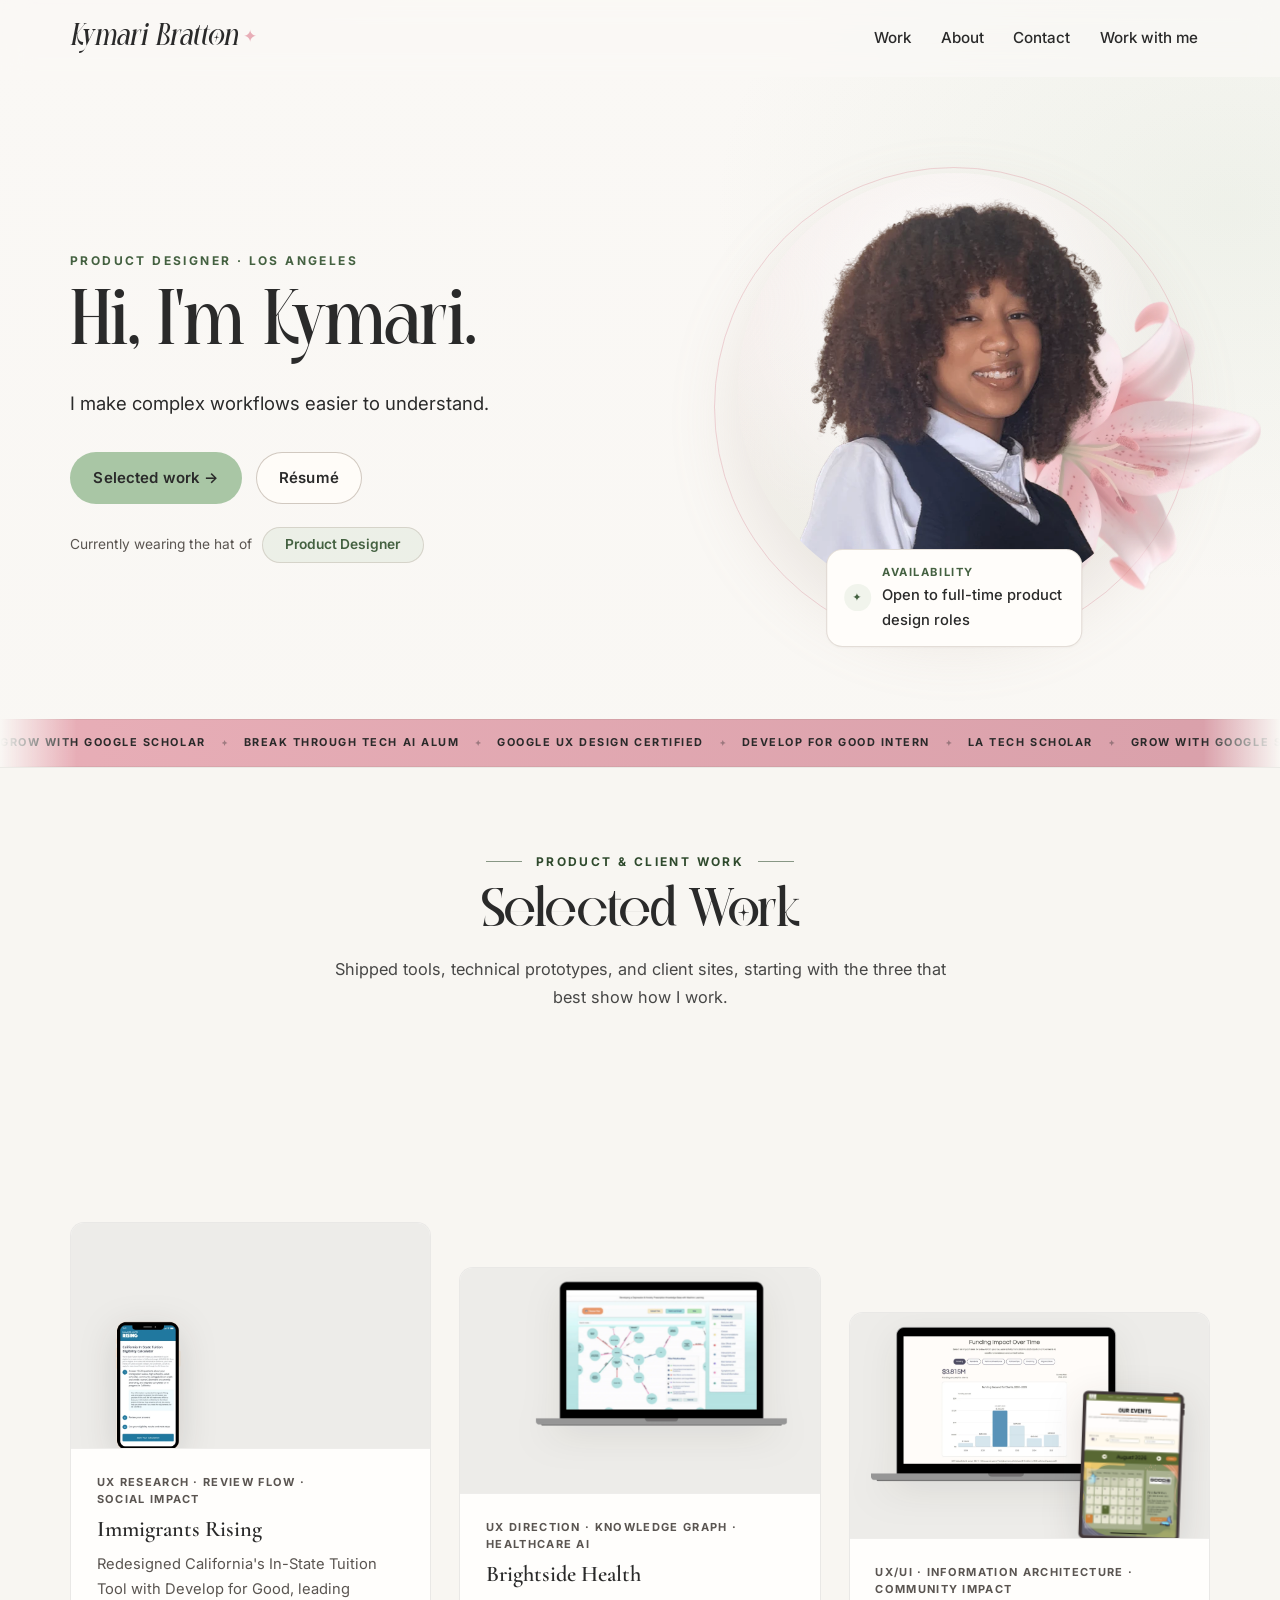
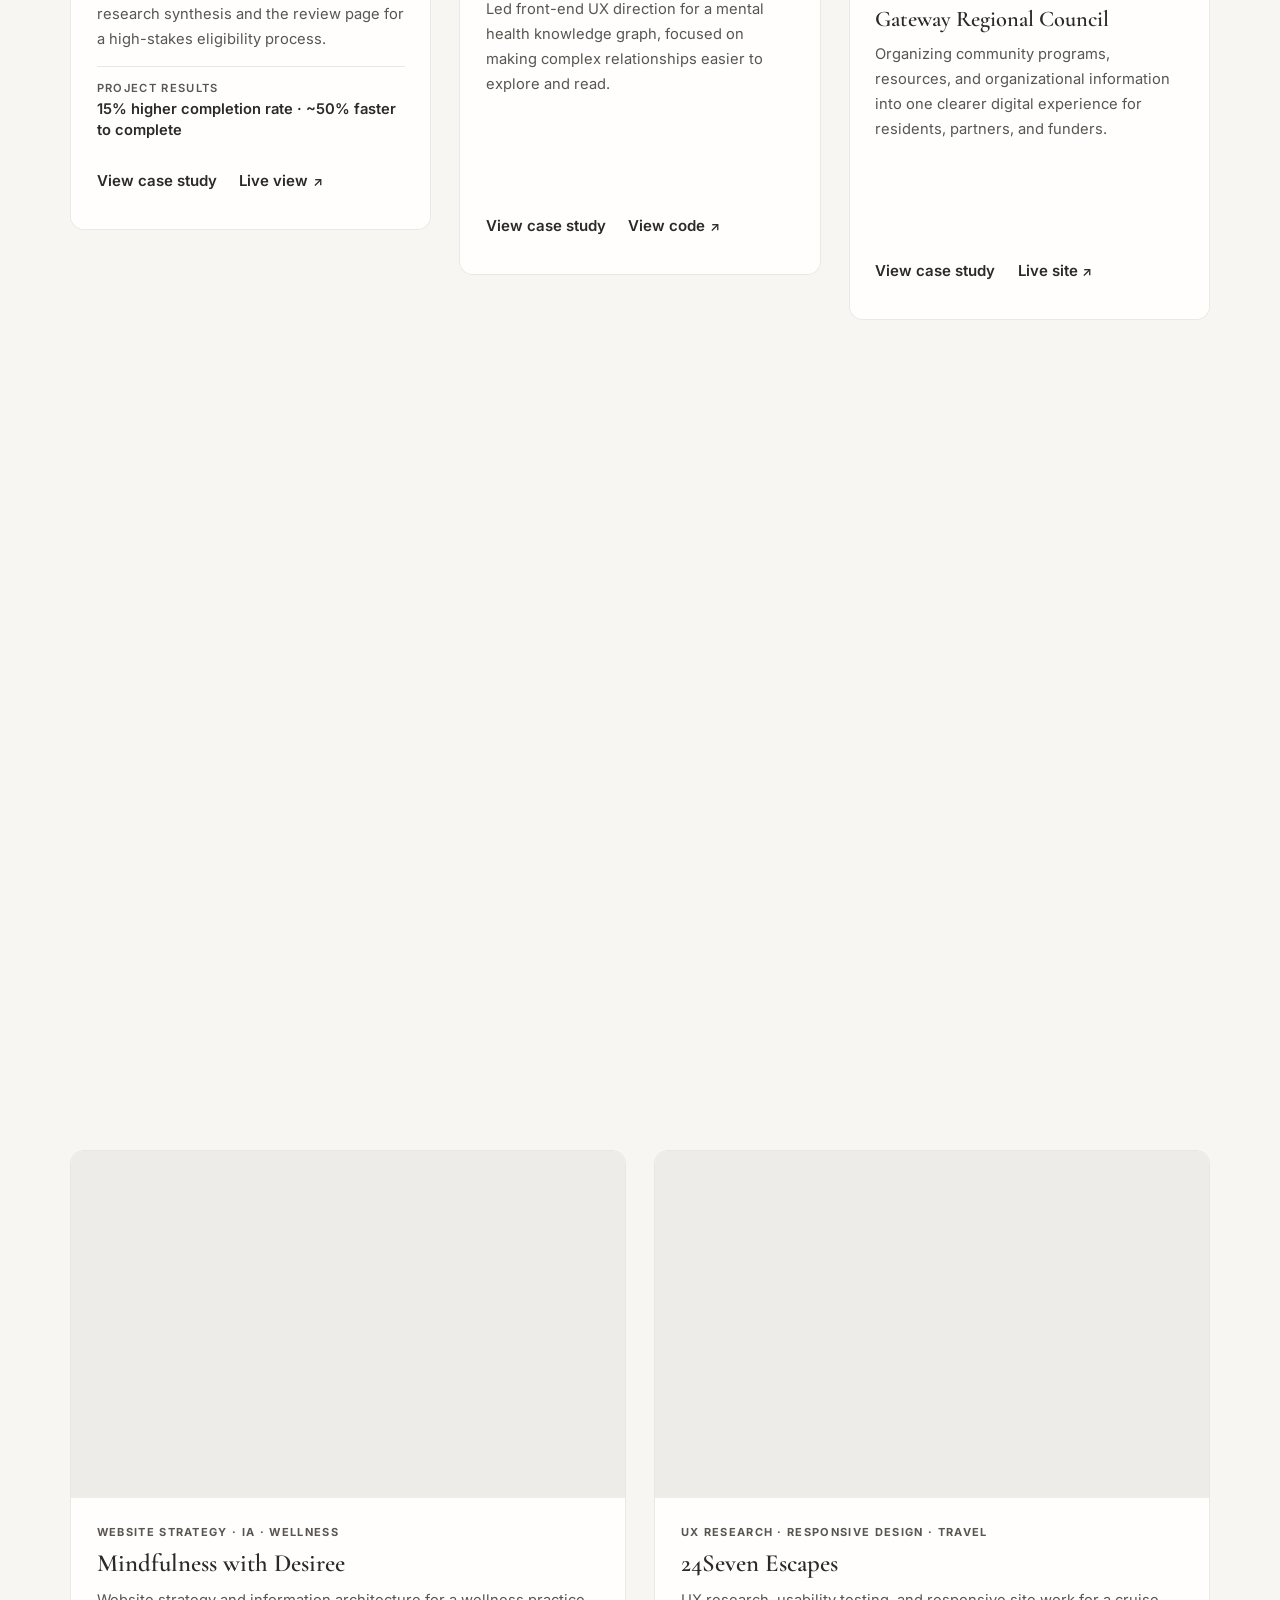
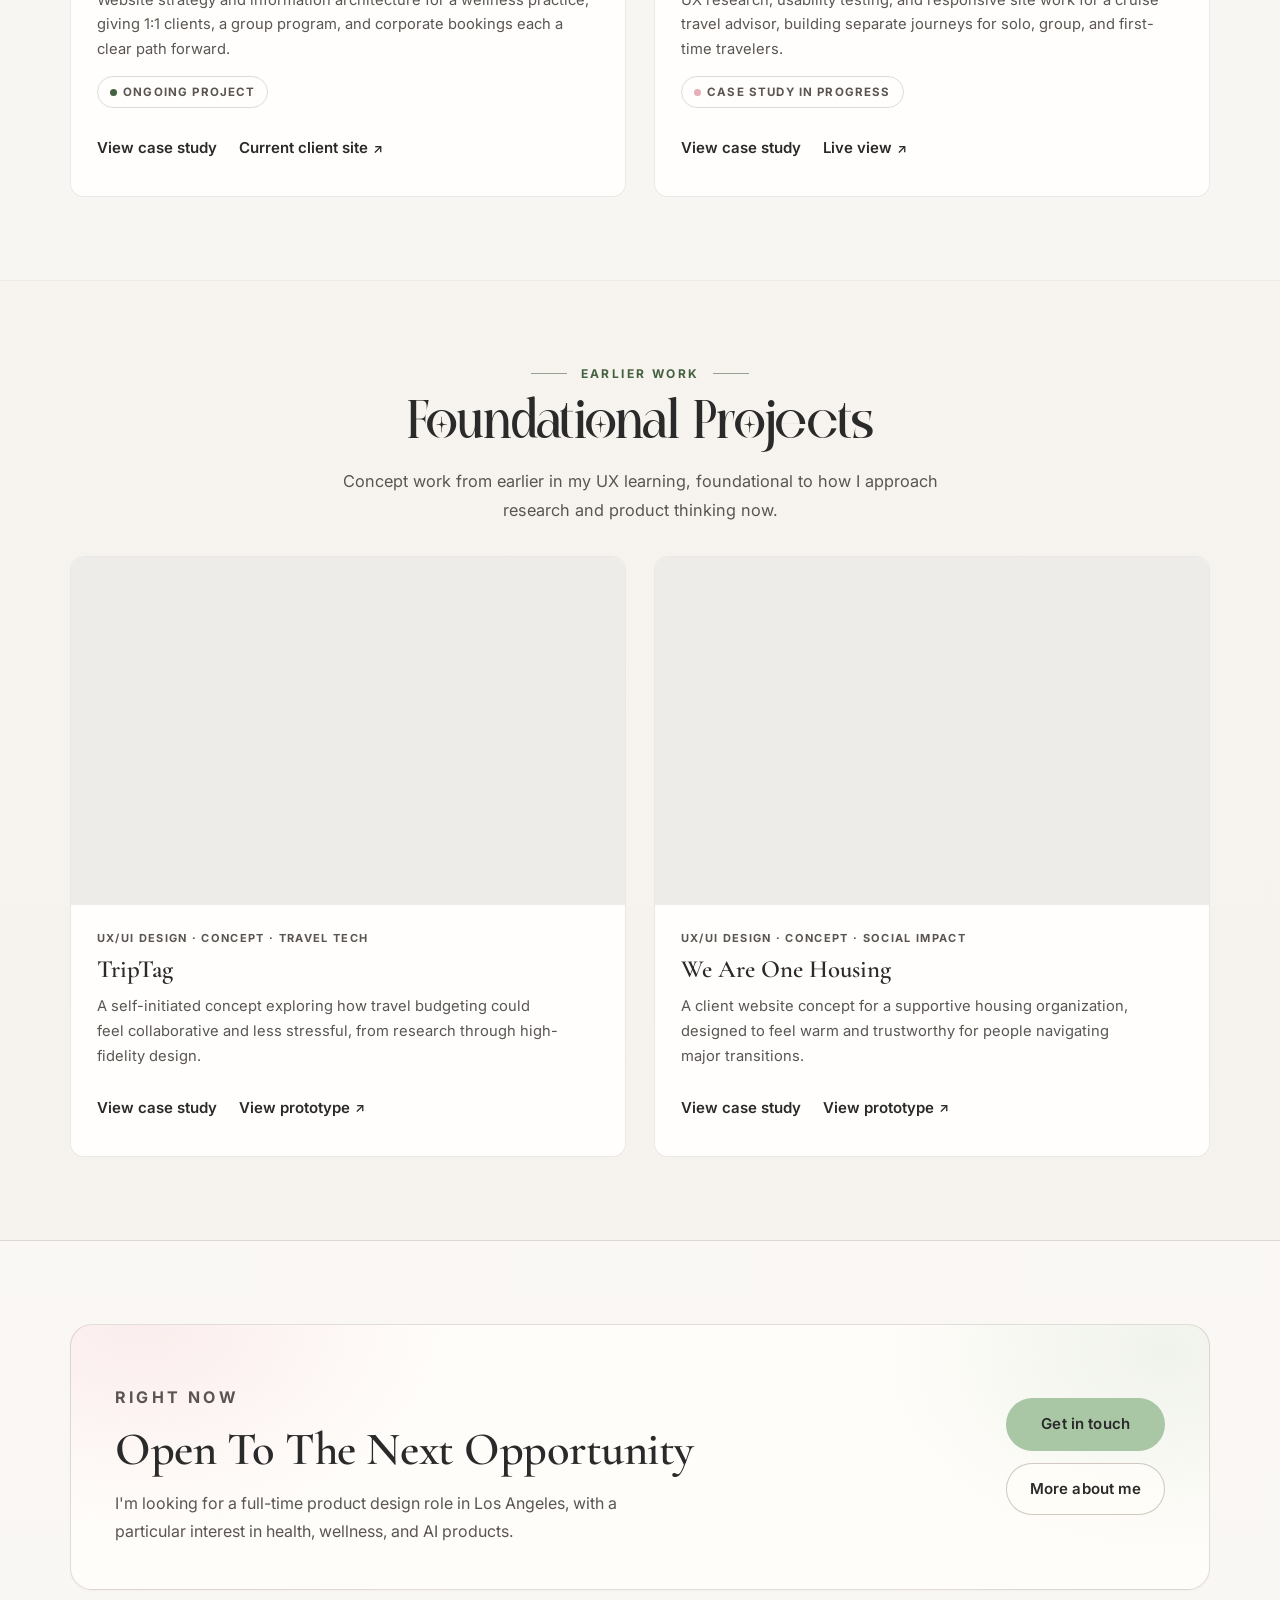
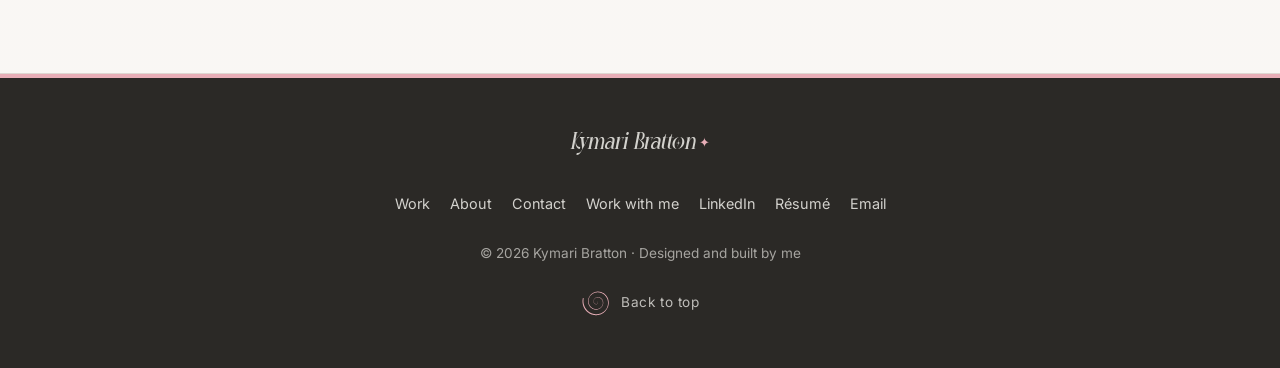
<file: index.html>
<!doctype html>
<html lang="en">
  <head>
    <meta charset="UTF-8" />
    <meta name="viewport" content="width=device-width, initial-scale=1.0" />

    <title>Kymari Bratton | Product Designer</title>
    <meta
      name="description"
      content="Portfolio of Kymari Bratton: product design, UX research, and digital strategy work across health, wellness, social impact, and travel."
    />
    <link rel="canonical" href="https://kymaribratton.com/" />
    <meta name="theme-color" content="#f8f6f2" />
    <meta property="og:type" content="website" />
    <meta property="og:site_name" content="Kymari Bratton" />
    <meta property="og:title" content="Kymari Bratton | Product Designer" />
    <meta
      property="og:description"
      content="Product design, UX research, and digital strategy work across health, wellness, social impact, and travel."
    />
    <meta property="og:url" content="https://kymaribratton.com/" />
    <meta property="og:image" content="https://kymaribratton.com/assets/portrait.png" />
    <link rel="icon" href="/assets/favicon.svg?v=2" type="image/svg+xml" />
    <link rel="preconnect" href="https://fonts.googleapis.com" />
    <link rel="preconnect" href="https://fonts.gstatic.com" crossorigin />
    <link
      href="https://fonts.googleapis.com/css2?family=Cormorant+Garamond:wght@600;700&family=Inter:wght@400;500;600;700&display=swap"
      rel="stylesheet"
    />
    <script>document.documentElement.classList.add("js")</script>
    <link rel="stylesheet" href="/styles.css?v=20261113l" />
  </head>

  <body>
    <a class="skip-link" href="#main">Skip to content</a>

    <header class="topbar" data-topbar>
      <div class="shell topbar-inner">
        <a class="brand" href="/">Kymari Bratton <i class="sparkle">&#10022;</i></a>
        <nav class="nav" aria-label="Primary">
          <a href="/#projects">Work</a>
          <a href="/about/">About</a>
          <a href="/contact/">Contact</a>
          <a href="/work-with-me/">Work with me</a>
        </nav>
      </div>
    </header>

    <main id="main">
      <section class="shell hero">
        <div class="hero-copy">
          <div class="hero-lead">
            <p class="eyebrow hero-enter" style="--delay: 0.15s; --dur: 0.55s; --y: 12px">Product Designer &middot; Los Angeles</p>
            <h1 class="hero-enter" style="--delay: 0.28s">Hi, I'm Kymari.</h1>
            <p class="hero-lede" data-words data-words-delay="0.42">
              I make complex workflows easier to understand.
            </p>

            <div class="button-row hero-enter" style="--delay: 0.78s; --dur: 0.55s; --y: 14px">
              <a class="button button--primary" href="/#projects">Selected work &#8594;</a>
              <a class="button button--secondary" href="/assets/kymari-bratton-resume.pdf" target="_blank" rel="noopener">R&eacute;sum&eacute;</a>
            </div>
          </div>

          <div class="hero-details">
            <div class="hero-status hero-enter" style="--delay: 0.9s; --dur: 0.55s; --y: 12px">
              <span class="hero-status-label">Currently wearing the hat of</span>
              <span class="hero-pill" data-role-rotator>
                <span class="hero-pill-word is-active">Product Designer</span>
                <span class="hero-pill-word" aria-hidden="true">UX Researcher</span>
                <span class="hero-pill-word" aria-hidden="true">Technologist</span>
                <span class="hero-pill-word" aria-hidden="true">Business Strategist</span>
              </span>
            </div>

          </div>
        </div>

        <div class="hero-visual hero-visual--circle">
          <div class="portrait-stage">
          <span class="portrait-disc hero-enter hero-enter--portrait" aria-hidden="true"></span>
          <picture>
            <source srcset="/assets/bloom.webp" type="image/webp" />
            <img
              class="hero-bloom hero-enter hero-enter--lily"
              src="/assets/bloom.png"
              alt=""
              width="760"
              height="753"
              decoding="async"
            />
          </picture>
          <figure class="portrait-frame hero-enter hero-enter--portrait">
            <picture>
              <source srcset="/assets/portrait.webp" type="image/webp" />
              <img
                src="/assets/portrait.png"
                alt="Kymari Bratton"
                width="700"
                height="843"
                decoding="async"
              />
            </picture>
          </figure>
          </div>

          <div class="hero-note hero-enter hero-enter--note">
            <span class="hero-note-mark" aria-hidden="true">&#10022;</span>
            <div class="hero-note-text">
              <span>Availability</span>
              <strong>Open to full-time product design roles</strong>
            </div>
          </div>
        </div>
      </section>

      <div class="credentials credentials--blush" aria-label="Credentials">
        <ul class="credential-track">
          <li>Grow with Google Scholar</li>
          <li>Break Through Tech AI Alum</li>
          <li>Google UX Design Certified</li>
          <li>Develop for Good Intern</li>
          <li>LA Tech Scholar</li>
          <li aria-hidden="true">Grow with Google Scholar</li>
          <li aria-hidden="true">Break Through Tech AI Alum</li>
          <li aria-hidden="true">Google UX Design Certified</li>
          <li aria-hidden="true">Develop for Good Intern</li>
          <li aria-hidden="true">LA Tech Scholar</li>
        </ul>
      </div>

      <section class="band band--sage" id="projects">
        <div class="shell">

          <div class="section-head section-head--center" data-reveal>
            <p class="eyebrow eyebrow--rule">Product &amp; client work</p>
            <h2 class="display-title display-title--sm">Selected Work</h2>
            <p class="section-intro" data-words>
              Shipped tools, technical prototypes, and client sites, starting with the three that
              best show how I work.
            </p>
          </div>

          <div class="featured" data-featured>
            <div class="featured-sticky">

              <ul class="project-grid project-grid--featured">
            <li class="project-card" data-project="immigrants-rising" data-reveal>
              <a
                class="project-stage-link"
                href="/case-study/immigrants-rising/"
                aria-label="View Immigrants Rising case study"
              >
                <div class="project-stage">
                  <picture class="project-media project-media--secondary">
                    <source srcset="/assets/immigrants-rising-mobile.webp" type="image/webp" />
                    <img
                      src="/assets/immigrants-rising-mobile.png"
                      alt=""
                      width="650"
                      height="800"
                      loading="lazy"
                      decoding="async"
                    />
                  </picture>
                  <picture class="project-media project-media--primary">
                    <source srcset="/assets/immigrants-rising-desktop.webp" type="image/webp" />
                    <img
                      src="/assets/immigrants-rising-desktop.png"
                      alt="Immigrants Rising tuition tool review screen, with the mobile eligibility flow alongside"
                      width="1600"
                      height="1000"
                      loading="lazy"
                      decoding="async"
                    />
                  </picture>
                </div>
              </a>
              <div class="project-body">
                <p class="project-meta">UX Research &middot; Review Flow &middot; Social Impact</p>
                <p class="project-title">
                  <a href="/case-study/immigrants-rising/">Immigrants Rising</a>
                </p>
                <p class="project-desc">
                  Redesigned California's In-State Tuition Tool with Develop for Good, leading
                  research synthesis and the review page for a high-stakes eligibility process.
                </p>
                <p class="project-result">
                  <span class="project-result-label">Project results</span>
                  15% higher completion rate &middot; ~50% faster to complete
                </p>
                <div class="project-actions">
                  <a class="link" href="/case-study/immigrants-rising/">View case study</a>
                  <a
                    class="link link--external"
                    href="https://istt.immigrantsrising.org/"
                    target="_blank"
                    rel="noopener"
                    >Live view</a
                  >
                </div>
              </div>
            </li>

            <li class="project-card" data-project="brightside" data-reveal>
              <a
                class="project-stage-link"
                href="/case-study/brightside/"
                aria-label="View Brightside Health case study"
              >
                <div class="project-stage">
                  <picture class="project-media project-media--secondary">
                    <source srcset="/assets/brightside-tablet.webp" type="image/webp" />
                    <img
                      src="/assets/brightside-tablet.png"
                      alt=""
                      width="900"
                      height="1200"
                      loading="lazy"
                      decoding="async"
                    />
                  </picture>
                  <picture class="project-media project-media--primary">
                    <source srcset="/assets/brightside-desktop.webp" type="image/webp" />
                    <img
                      src="/assets/brightside-desktop.png"
                      alt="Brightside Health knowledge graph interface, with a supporting help panel on tablet"
                      width="1600"
                      height="1000"
                      loading="lazy"
                      decoding="async"
                    />
                  </picture>
                </div>
              </a>
              <div class="project-body">
                <p class="project-meta">UX Direction &middot; Knowledge Graph &middot; Healthcare AI</p>
                <p class="project-title">
                  <a href="/case-study/brightside/">Brightside Health</a>
                </p>
                <p class="project-desc">
                  Led front-end UX direction for a mental health knowledge graph, focused on making
                  complex relationships easier to explore and read.
                </p>
                <div class="project-actions">
                  <a class="link" href="/case-study/brightside/">View case study</a>
                  <a
                    class="link link--external"
                    href="https://github.com/rishikasrinivas/KnowledgeGraphMentalHealth"
                    target="_blank"
                    rel="noopener"
                    >View code</a
                  >
                </div>
              </div>
            </li>

            <li class="project-card" data-project="gateway" data-reveal>
              <a
                class="project-stage-link"
                href="/case-study/gateway-regional-council/"
                aria-label="View Gateway Regional Council case study"
              >
                <div class="project-stage">
                  <picture class="project-media project-media--primary">
                    <source srcset="/assets/gateway-desktop.webp" type="image/webp" />
                    <img
                      src="/assets/gateway-desktop.png"
                      alt="Gateway Regional Council funding impact dashboard on laptop, with the events calendar on tablet"
                      width="1600"
                      height="1000"
                      loading="lazy"
                      decoding="async"
                    />
                  </picture>
                  <picture class="project-media project-media--secondary">
                    <source srcset="/assets/gateway-tablet.webp" type="image/webp" />
                    <img
                      src="/assets/gateway-tablet.png"
                      alt=""
                      width="900"
                      height="1200"
                      loading="lazy"
                      decoding="async"
                    />
                  </picture>
                </div>
              </a>
              <div class="project-body">
                <p class="project-meta">UX/UI &middot; Information Architecture &middot; Community Impact</p>
                <p class="project-title">
                  <a href="/case-study/gateway-regional-council/">Gateway Regional Council</a>
                </p>
                <p class="project-desc">
                  Organizing community programs, resources, and organizational information into one
                  clearer digital experience for residents, partners, and funders.
                </p>
                <div class="project-actions">
                  <a class="link" href="/case-study/gateway-regional-council/">View case study</a>
                  <a
                    class="link link--external"
                    href="https://www.gatewayregionalcouncil.org/"
                    target="_blank"
                    rel="noopener"
                    >Live site</a
                  >
                </div>
              </div>
            </li>
              </ul>
            </div>
          </div>

          <ul class="project-grid project-grid--more">
            <li class="project-card" data-project="mindfulness" data-reveal>
              <a
                class="project-stage-link"
                href="/case-study/mindfulness-with-desiree/"
                aria-label="View Mindfulness with Desiree case study"
              >
                <div class="project-stage">
                  <picture class="project-media project-media--secondary">
                    <source srcset="/assets/mindfulness-mobile.webp" type="image/webp" />
                    <img
                      src="/assets/mindfulness-mobile.png"
                      alt=""
                      width="650"
                      height="800"
                      loading="lazy"
                      decoding="async"
                    />
                  </picture>
                  <picture class="project-media project-media--primary">
                    <source srcset="/assets/mindfulness-desktop.webp" type="image/webp" />
                    <img
                      src="/assets/mindfulness-desktop.png"
                      alt="Mindfulness with Desiree website on laptop, with the mobile booking flow alongside"
                      width="1600"
                      height="1000"
                      loading="lazy"
                      decoding="async"
                    />
                  </picture>
                </div>
              </a>
              <div class="project-body">
                <p class="project-meta">Website Strategy &middot; IA &middot; Wellness</p>
                <p class="project-title">
                  <a href="/case-study/mindfulness-with-desiree/">Mindfulness with Desiree</a>
                </p>
                <p class="project-desc">
                  Website strategy and information architecture for a wellness practice, giving 1:1
                  clients, a group program, and corporate bookings each a clear path forward.
                </p>
                <div class="status-row project-status" data-reveal data-reveal-sequence data-blur>
                  <span class="status status--ongoing">Ongoing project</span>
                </div>
                <div class="project-actions">
                  <a class="link" href="/case-study/mindfulness-with-desiree/">View case study</a>
                  <a
                    class="link link--external"
                    href="https://mindfulnesswithdes.wixsite.com/site"
                    target="_blank"
                    rel="noopener"
                    >Current client site</a
                  >
                </div>
              </div>
            </li>

            <li class="project-card" data-project="24seven" data-reveal>
              <a
                class="project-stage-link"
                href="/case-study/24seven-escapes/"
                aria-label="View 24Seven Escapes case study"
              >
                <div class="project-stage">
                  <picture class="project-media project-media--primary">
                    <source srcset="/assets/24seven-desktop.webp" type="image/webp" />
                    <img
                      src="/assets/24seven-desktop.png"
                      alt="24Seven Escapes cruise travel website on laptop, with the mobile booking flow alongside"
                      width="1600"
                      height="1000"
                      loading="lazy"
                      decoding="async"
                    />
                  </picture>
                  <picture class="project-media project-media--secondary">
                    <source srcset="/assets/24seven-mobile.webp" type="image/webp" />
                    <img
                      src="/assets/24seven-mobile.png"
                      alt=""
                      width="650"
                      height="800"
                      loading="lazy"
                      decoding="async"
                    />
                  </picture>
                </div>
              </a>
              <div class="project-body">
                <p class="project-meta">UX Research &middot; Responsive Design &middot; Travel</p>
                <p class="project-title">
                  <a href="/case-study/24seven-escapes/">24Seven Escapes</a>
                </p>
                <p class="project-desc">
                  UX research, usability testing, and responsive site work for a cruise travel
                  advisor, building separate journeys for solo, group, and first-time travelers.
                </p>
                <div class="status-row project-status" data-reveal data-reveal-sequence data-blur>
                  <span class="status status--progress">Case study in progress</span>
                </div>
                <div class="project-actions">
                  <a class="link" href="/case-study/24seven-escapes/">View case study</a>
                  <a
                    class="link link--external"
                    href="https://www.24sevenescapes.com/"
                    target="_blank"
                    rel="noopener"
                    >Live view</a
                  >
                </div>
              </div>
            </li>
          </ul>
        </div>
      </section>

      <section class="section shell">
        <div class="section-head section-head--center" data-reveal>
          <p class="eyebrow eyebrow--rule">Earlier work</p>
          <h2 class="display-title display-title--sm">Foundational Projects</h2>
          <p class="section-intro">
            Concept work from earlier in my UX learning, foundational to how I approach research
            and product thinking now.
          </p>
        </div>

        <ul class="project-grid project-grid--earlier">
          <li class="project-card" data-project="triptag" data-reveal>
            <a class="project-stage-link" href="/case-study/triptag/" aria-label="View TripTag case study">
              <div class="project-stage">
                <picture class="project-media project-media--primary">
                  <source srcset="/assets/triptag-desktop.webp" type="image/webp" />
                  <img
                    src="/assets/triptag-desktop.png"
                    alt="TripTag travel budgeting concept dashboard, with the mobile chat screen alongside"
                    width="1600"
                    height="1000"
                    loading="lazy"
                    decoding="async"
                  />
                </picture>
                <picture class="project-media project-media--secondary">
                  <source srcset="/assets/triptag-mobile.webp" type="image/webp" />
                  <img
                    src="/assets/triptag-mobile.png"
                    alt=""
                    width="650"
                    height="800"
                    loading="lazy"
                    decoding="async"
                  />
                </picture>
              </div>
            </a>
            <div class="project-body">
              <p class="project-meta">UX/UI Design &middot; Concept &middot; Travel Tech</p>
              <p class="project-title">
                <a href="/case-study/triptag/">TripTag</a>
              </p>
              <p class="project-desc">
                A self-initiated concept exploring how travel budgeting could feel collaborative and
                less stressful, from research through high-fidelity design.
              </p>
              <div class="project-actions">
                <a class="link" href="/case-study/triptag/">View case study</a>
                <a
                  class="link link--external"
                  href="https://www.figma.com/proto/d4O5IwuybELWCGE6BoJ6k5/Travel-Banking-App---Google-UX-cert.--?node-id=2071-1233&t=2JUPdqe8VeJHOOWe-1&scaling=scale-down&content-scaling=fixed&page-id=300%3A1315&starting-point-node-id=2071%3A1233&show-proto-sidebar=1"
                  target="_blank"
                  rel="noopener"
                  >View prototype</a
                >
              </div>
            </div>
          </li>

          <li class="project-card" data-project="we-are-one" data-reveal>
            <a
              class="project-stage-link"
              href="/case-study/we-are-one/"
              aria-label="View We Are One Housing case study"
            >
              <div class="project-stage">
                <picture class="project-media project-media--primary">
                  <source srcset="/assets/we-are-one-desktop.webp" type="image/webp" />
                  <img
                    src="/assets/we-are-one-desktop.png"
                    alt="We Are One Housing concept homepage, with the mobile screens alongside"
                    width="1600"
                    height="1000"
                    loading="lazy"
                    decoding="async"
                  />
                </picture>
                <picture class="project-media project-media--secondary">
                  <source srcset="/assets/we-are-one-mobile.webp" type="image/webp" />
                  <img
                    src="/assets/we-are-one-mobile.png"
                    alt=""
                    width="650"
                    height="800"
                    loading="lazy"
                    decoding="async"
                  />
                </picture>
              </div>
            </a>
            <div class="project-body">
              <p class="project-meta">UX/UI Design &middot; Concept &middot; Social Impact</p>
              <p class="project-title">
                <a href="/case-study/we-are-one/">We Are One Housing</a>
              </p>
              <p class="project-desc">
                A client website concept for a supportive housing organization, designed to feel
                warm and trustworthy for people navigating major transitions.
              </p>
              <div class="project-actions">
                <a class="link" href="/case-study/we-are-one/">View case study</a>
                <a
                  class="link link--external"
                  href="https://www.figma.com/proto/3oCsiesyn42N1IE0m9QHi4/We-Are-One-LLC?node-id=28-900&p=f&t=uyRSBvOwHnLoDgnz-1&scaling=scale-down&content-scaling=fixed&page-id=28%3A898&starting-point-node-id=28%3A900"
                  target="_blank"
                  rel="noopener"
                  >View prototype</a
                >
              </div>
            </div>
          </li>
        </ul>
      </section>

      <section class="section section--tint">
        <div class="shell">
          <article class="card contact-card" data-reveal>
            <div>
              <p class="eyebrow">Right now</p>
              <h2 class="display-title display-title--sm">Open To The Next Opportunity</h2>
              <p>
                I'm looking for a full-time product design role in Los Angeles, with a particular
                interest in health, wellness, and AI products.
              </p>
            </div>
            <div class="contact-actions">
              <a class="button button--primary" href="/contact/">Get in touch</a>
              <a class="button button--secondary" href="/about/">More about me</a>
            </div>
          </article>
        </div>
      </section>
    </main>

    <nav class="tabbar" aria-label="Mobile"><a class="tabbar-link" href="/" data-tab="home" aria-current="page"><span class="tabbar-icon"><svg viewBox="0 0 24 24" width="20" height="20" fill="none" stroke="currentColor" stroke-width="1.8" stroke-linecap="round" stroke-linejoin="round" aria-hidden="true" focusable="false"><path d="M15 21v-8a1 1 0 0 0-1-1h-4a1 1 0 0 0-1 1v8"/><path d="M3 10a2 2 0 0 1 .709-1.528l7-5.999a2 2 0 0 1 2.582 0l7 5.999A2 2 0 0 1 21 10v9a2 2 0 0 1-2 2H5a2 2 0 0 1-2-2z"/></svg></span><span>Home</span></a><a class="tabbar-link" href="/#projects" data-tab="work"><span class="tabbar-icon"><svg viewBox="0 0 24 24" width="20" height="20" fill="none" stroke="currentColor" stroke-width="1.8" stroke-linecap="round" stroke-linejoin="round" aria-hidden="true" focusable="false"><path d="M16 20V4a2 2 0 0 0-2-2h-4a2 2 0 0 0-2 2v16"/><rect width="20" height="14" x="2" y="6" rx="2"/></svg></span><span>Work</span></a><a class="tabbar-link" href="/about/" data-tab="about"><span class="tabbar-icon"><svg viewBox="0 0 24 24" width="20" height="20" fill="none" stroke="currentColor" stroke-width="1.8" stroke-linecap="round" stroke-linejoin="round" aria-hidden="true" focusable="false"><path d="M19 21v-2a4 4 0 0 0-4-4H9a4 4 0 0 0-4 4v2"/><circle cx="12" cy="7" r="4"/></svg></span><span>About</span></a><a class="tabbar-link" href="/contact/" data-tab="contact"><span class="tabbar-icon"><svg viewBox="0 0 24 24" width="20" height="20" fill="none" stroke="currentColor" stroke-width="1.8" stroke-linecap="round" stroke-linejoin="round" aria-hidden="true" focusable="false"><rect width="20" height="16" x="2" y="4" rx="2"/><path d="m22 7-8.97 5.7a1.94 1.94 0 0 1-2.06 0L2 7"/></svg></span><span>Contact</span></a></nav>
    <footer class="footer footer--dark">
      <div class="shell footer-inner">
        <a class="footer-brand" href="/">Kymari Bratton <i class="sparkle">&#10022;</i></a>
        <ul class="footer-links">
          <li><a href="/#projects">Work</a></li>
          <li><a href="/about/">About</a></li>
          <li><a href="/contact/">Contact</a></li>
          <li><a href="/work-with-me/">Work with me</a></li>
          <li><a href="https://www.linkedin.com/in/kymaribratton/" target="_blank" rel="noopener">LinkedIn</a></li>
          <li><a href="/assets/kymari-bratton-resume.pdf" target="_blank" rel="noopener">R&eacute;sum&eacute;</a></li>
          <li><a href="mailto:kymaribratton@gmail.com">Email</a></li>
        </ul>
        <p class="footer-fine">&copy; <span data-year>2026</span> Kymari Bratton &middot; Designed and built by me</p>
        <a class="footer-top" href="#" data-back-to-top><svg class="spiral" viewBox="-48 -48 96 96" width="28" height="28" aria-hidden="true" focusable="false"><path d="M1.0,0.2 L1.1,0.2 L1.1,0.3 L1.2,0.3 L1.3,0.4 L1.4,0.4 L1.5,0.5 L1.5,0.6 L1.6,0.7 L1.7,0.8 L1.7,0.9 L1.8,1.0 L1.8,1.1 L1.9,1.3 L1.9,1.4 L1.9,1.5 L2.0,1.7 L2.0,1.8 L2.0,1.9 L2.0,2.1 L2.0,2.3 L1.9,2.4 L1.9,2.6 L1.9,2.7 L1.8,2.9 L1.7,3.0 L1.7,3.2 L1.6,3.4 L1.5,3.5 L1.4,3.7 L1.2,3.8 L1.1,4.0 L1.0,4.1 L0.8,4.2 L0.7,4.3 L0.5,4.5 L0.3,4.6 L0.1,4.7 L-0.0,4.8 L-0.2,4.9 L-0.4,5.0 L-0.6,5.0 L-0.8,5.1 L-1.0,5.2 L-1.3,5.2 L-1.5,5.3 L-1.8,5.3 L-2.0,5.3 L-2.3,5.3 L-2.5,5.3 L-2.8,5.3 L-3.1,5.2 L-3.3,5.2 L-3.6,5.1 L-3.9,5.0 L-4.1,5.0 L-4.4,4.9 L-4.6,4.8 L-4.9,4.6 L-5.2,4.5 L-5.4,4.3 L-5.7,4.2 L-5.9,4.0 L-6.2,3.8 L-6.4,3.6 L-6.7,3.4 L-6.9,3.1 L-7.1,2.9 L-7.3,2.6 L-7.5,2.4 L-7.7,2.1 L-7.9,1.8 L-8.0,1.5 L-8.2,1.2 L-8.4,0.9 L-8.5,0.5 L-8.6,0.2 L-8.7,-0.1 L-8.8,-0.4 L-8.9,-0.8 L-8.9,-1.2 L-9.0,-1.6 L-9.0,-2.0 L-9.0,-2.4 L-9.0,-2.7 L-9.0,-3.2 L-9.0,-3.6 L-8.9,-4.0 L-8.9,-4.4 L-8.8,-4.8 L-8.7,-5.2 L-8.5,-5.6 L-8.4,-6.0 L-8.2,-6.4 L-8.0,-6.8 L-7.8,-7.2 L-7.6,-7.6 L-7.4,-8.0 L-7.1,-8.4 L-6.8,-8.7 L-6.5,-9.1 L-6.2,-9.4 L-5.9,-9.8 L-5.5,-10.1 L-5.1,-10.4 L-4.7,-10.7 L-4.3,-10.9 L-3.9,-11.2 L-3.5,-11.4 L-3.0,-11.7 L-2.5,-11.9 L-2.1,-12.1 L-1.6,-12.2 L-1.1,-12.4 L-0.6,-12.5 L-0.1,-12.6 L0.4,-12.7 L0.9,-12.8 L1.4,-12.8 L2.0,-12.8 L2.5,-12.8 L3.0,-12.8 L3.6,-12.8 L4.1,-12.7 L4.7,-12.6 L5.2,-12.5 L5.8,-12.4 L6.3,-12.2 L6.9,-12.0 L7.4,-11.8 L8.0,-11.6 L8.5,-11.3 L9.0,-11.0 L9.5,-10.7 L10.0,-10.4 L10.5,-10.0 L11.0,-9.7 L11.4,-9.3 L11.9,-8.8 L12.3,-8.4 L12.7,-8.0 L13.1,-7.5 L13.5,-7.0 L13.9,-6.5 L14.2,-5.9 L14.6,-5.4 L14.9,-4.8 L15.2,-4.2 L15.4,-3.6 L15.7,-3.0 L15.9,-2.4 L16.1,-1.7 L16.2,-1.1 L16.4,-0.4 L16.5,0.1 L16.6,0.8 L16.6,1.5 L16.7,2.2 L16.7,2.9 L16.6,3.6 L16.6,4.3 L16.5,5.0 L16.4,5.7 L16.2,6.4 L16.1,7.1 L15.9,7.8 L15.6,8.5 L15.4,9.2 L15.1,9.9 L14.7,10.6 L14.4,11.2 L14.0,11.9 L13.6,12.5 L13.1,13.2 L12.7,13.8 L12.2,14.4 L11.7,14.9 L11.1,15.5 L10.5,16.0 L9.9,16.5 L9.3,17.0 L8.6,17.4 L7.9,17.8 L7.2,18.2 L6.5,18.6 L5.7,18.9 L5.0,19.2 L4.2,19.5 L3.4,19.8 L2.6,20.0 L1.8,20.2 L1.0,20.3 L0.1,20.4 L-0.6,20.5 L-1.5,20.5 L-2.3,20.5 L-3.2,20.5 L-4.0,20.5 L-4.9,20.4 L-5.7,20.2 L-6.6,20.1 L-7.4,19.9 L-8.3,19.6 L-9.1,19.4 L-9.9,19.0 L-10.8,18.7 L-11.6,18.3 L-12.4,17.9 L-13.1,17.5 L-13.9,17.0 L-14.6,16.5 L-15.4,15.9 L-16.1,15.4 L-16.8,14.7 L-17.4,14.1 L-18.1,13.4 L-18.7,12.7 L-19.3,12.0 L-19.9,11.3 L-20.4,10.5 L-20.9,9.7 L-21.4,8.9 L-21.8,8.0 L-22.2,7.2 L-22.6,6.3 L-22.9,5.4 L-23.3,4.5 L-23.5,3.5 L-23.8,2.6 L-24.0,1.6 L-24.1,0.6 L-24.2,-0.3 L-24.3,-1.3 L-24.3,-2.3 L-24.3,-3.3 L-24.3,-4.3 L-24.2,-5.3 L-24.1,-6.3 L-23.9,-7.3 L-23.7,-8.3 L-23.4,-9.3 L-23.1,-10.3 L-22.8,-11.3 L-22.4,-12.3 L-22.0,-13.3 L-21.5,-14.2 L-21.0,-15.2 L-20.5,-16.1 L-19.9,-17.0 L-19.3,-17.9 L-18.6,-18.7 L-17.9,-19.6 L-17.2,-20.4 L-16.4,-21.1 L-15.6,-21.9 L-14.8,-22.6 L-13.9,-23.3 L-12.9,-23.9 L-12.0,-24.5 L-11.0,-25.0 L-10.0,-25.5 L-9.0,-26.0 L-7.9,-26.4 L-6.9,-26.8 L-5.8,-27.1 L-4.7,-27.4 L-3.6,-27.7 L-2.4,-27.9 L-1.3,-28.0 L-0.1,-28.2 L0.9,-28.2 L2.1,-28.2 L3.3,-28.2 L4.4,-28.1 L5.6,-28.0 L6.7,-27.9 L7.9,-27.6 L9.1,-27.4 L10.2,-27.1 L11.3,-26.7 L12.5,-26.3 L13.6,-25.8 L14.6,-25.3 L15.7,-24.8 L16.8,-24.2 L17.8,-23.6 L18.8,-22.9 L19.8,-22.2 L20.8,-21.4 L21.7,-20.6 L22.6,-19.8 L23.4,-18.9 L24.3,-18.0 L25.1,-17.0 L25.8,-16.0 L26.6,-15.0 L27.2,-14.0 L27.9,-12.9 L28.5,-11.8 L29.0,-10.6 L29.5,-9.5 L30.0,-8.3 L30.4,-7.1 L30.8,-5.8 L31.1,-4.6 L31.4,-3.3 L31.6,-2.1 L31.8,-0.8 L31.9,0.4 L32.0,1.8 L32.0,3.1 L32.0,4.4 L31.9,5.7 L31.7,7.0 L31.5,8.4 L31.3,9.7 L31.0,11.0 L30.6,12.3 L30.2,13.6 L29.7,14.8 L29.2,16.1 L28.6,17.3 L28.0,18.6 L27.3,19.8 L26.6,20.9 L25.8,22.1 L24.9,23.2 L24.1,24.3 L23.1,25.4 L22.2,26.4 L21.1,27.4 L20.1,28.3 L19.0,29.2 L17.8,30.0 L16.6,30.8 L15.3,31.5 L14.1,32.2 L12.8,32.8 L11.4,33.4 L10.1,33.9 L8.7,34.3 L7.3,34.7 L5.9,35.1 L4.5,35.4 L3.0,35.6 L1.6,35.8 L0.1,35.9 L-1.3,35.9 L-2.8,35.9 L-4.2,35.9 L-5.7,35.7 L-7.2,35.5 L-8.7,35.3 L-10.1,35.0 L-11.6,34.6 L-13.0,34.2 L-14.4,33.7 L-15.8,33.2 L-17.2,32.6 L-18.6,31.9 L-19.9,31.2 L-21.2,30.4 L-22.5,29.6 L-23.7,28.7 L-25.0,27.8 L-26.1,26.8 L-27.3,25.8 L-28.4,24.7 L-29.4,23.6 L-30.5,22.4 L-31.4,21.2 L-32.4,20.0 L-33.2,18.7 L-34.1,17.4 L-34.8,16.0 L-35.6,14.6 L-36.2,13.2 L-36.8,11.7 L-37.4,10.2 L-37.9,8.7 L-38.3,7.2 L-38.7,5.6 L-39.0,4.0 L-39.3,2.5 L-39.4,0.8 L-39.6,-0.7 L-39.6,-2.3 L-39.6,-3.9 L-39.5,-5.6 L-39.4,-7.2 L-39.2,-8.8 L-38.9,-10.4 L-38.6,-12.1 L-38.2,-13.7 L-37.7,-15.3 L-37.2,-16.8 L-36.5,-18.4 L-35.9,-19.9 L-35.1,-21.5 L-34.3,-22.9 L-33.5,-24.4 L-35.6,-25.8 L-36.6,-24.2 L-37.5,-22.7 L-38.3,-21.1 L-39.1,-19.5 L-39.7,-17.8 L-40.4,-16.2 L-40.9,-14.5 L-41.4,-12.8 L-41.8,-11.0 L-42.1,-9.3 L-42.4,-7.5 L-42.6,-5.8 L-42.7,-4.0 L-42.8,-2.3 L-42.7,-0.5 L-42.6,1.1 L-42.4,2.9 L-42.2,4.6 L-41.9,6.3 L-41.5,8.0 L-41.0,9.6 L-40.5,11.3 L-39.9,12.9 L-39.3,14.5 L-38.5,16.0 L-37.8,17.6 L-36.9,19.0 L-36.0,20.5 L-35.0,21.9 L-34.0,23.2 L-33.0,24.5 L-31.8,25.8 L-30.7,27.0 L-29.5,28.2 L-28.2,29.3 L-26.9,30.3 L-25.6,31.3 L-24.2,32.2 L-22.8,33.1 L-21.4,33.9 L-19.9,34.6 L-18.4,35.3 L-16.9,35.9 L-15.4,36.5 L-13.8,36.9 L-12.3,37.4 L-10.7,37.7 L-9.1,38.0 L-7.5,38.2 L-5.9,38.4 L-4.4,38.4 L-2.8,38.5 L-1.2,38.4 L0.3,38.3 L1.8,38.1 L3.4,37.9 L4.9,37.6 L6.4,37.2 L7.9,36.8 L9.4,36.3 L10.8,35.8 L12.2,35.2 L13.6,34.5 L14.9,33.8 L16.2,33.0 L17.5,32.2 L18.7,31.4 L19.9,30.5 L21.1,29.5 L22.2,28.6 L23.3,27.6 L24.4,26.6 L25.4,25.5 L26.4,24.4 L27.3,23.2 L28.1,22.0 L29.0,20.8 L29.7,19.6 L30.4,18.3 L31.1,17.0 L31.7,15.6 L32.2,14.3 L32.7,12.9 L33.1,11.6 L33.5,10.2 L33.8,8.8 L34.0,7.4 L34.2,6.0 L34.3,4.5 L34.4,3.1 L34.4,1.7 L34.3,0.3 L34.2,-1.0 L34.1,-2.4 L33.8,-3.8 L33.6,-5.2 L33.2,-6.5 L32.8,-7.8 L32.4,-9.1 L31.9,-10.4 L31.3,-11.7 L30.7,-12.9 L30.1,-14.1 L29.4,-15.3 L28.6,-16.4 L27.9,-17.5 L27.0,-18.6 L26.1,-19.6 L25.2,-20.6 L24.3,-21.5 L23.3,-22.4 L22.3,-23.3 L21.2,-24.1 L20.2,-24.9 L19.1,-25.6 L17.9,-26.2 L16.8,-26.8 L15.6,-27.4 L14.4,-27.9 L13.2,-28.4 L12.0,-28.8 L10.8,-29.1 L9.5,-29.4 L8.3,-29.7 L7.1,-29.9 L5.8,-30.0 L4.6,-30.1 L3.3,-30.2 L2.1,-30.2 L0.8,-30.1 L-0.3,-30.0 L-1.5,-29.8 L-2.7,-29.6 L-3.9,-29.3 L-5.1,-29.0 L-6.3,-28.7 L-7.4,-28.3 L-8.5,-27.8 L-9.6,-27.3 L-10.6,-26.8 L-11.7,-26.2 L-12.7,-25.6 L-13.7,-25.0 L-14.6,-24.3 L-15.5,-23.5 L-16.4,-22.8 L-17.3,-22.0 L-18.1,-21.2 L-18.9,-20.4 L-19.7,-19.6 L-20.4,-18.7 L-21.1,-17.8 L-21.7,-16.8 L-22.3,-15.9 L-22.9,-14.9 L-23.4,-13.9 L-23.8,-12.9 L-24.3,-11.9 L-24.7,-10.8 L-25.0,-9.8 L-25.3,-8.7 L-25.5,-7.7 L-25.7,-6.6 L-25.9,-5.5 L-26.0,-4.4 L-26.1,-3.3 L-26.1,-2.3 L-26.1,-1.2 L-26.0,-0.1 L-25.9,0.9 L-25.7,1.9 L-25.5,3.0 L-25.3,4.0 L-25.0,5.0 L-24.7,6.0 L-24.3,7.0 L-23.9,7.9 L-23.5,8.9 L-23.0,9.8 L-22.5,10.7 L-21.9,11.5 L-21.3,12.3 L-20.7,13.2 L-20.1,13.9 L-19.4,14.7 L-18.7,15.4 L-18.0,16.1 L-17.2,16.7 L-16.4,17.3 L-15.6,17.9 L-14.8,18.4 L-14.0,18.9 L-13.1,19.4 L-12.3,19.8 L-11.4,20.2 L-10.5,20.6 L-9.6,20.9 L-8.7,21.1 L-7.8,21.4 L-6.9,21.6 L-6.0,21.7 L-5.0,21.8 L-4.1,21.9 L-3.2,21.9 L-2.3,21.9 L-1.4,21.9 L-0.5,21.8 L0.3,21.7 L1.2,21.5 L2.1,21.3 L2.9,21.1 L3.7,20.9 L4.6,20.6 L5.4,20.3 L6.2,19.9 L6.9,19.5 L7.7,19.1 L8.4,18.7 L9.1,18.2 L9.8,17.7 L10.4,17.2 L11.1,16.6 L11.7,16.1 L12.3,15.5 L12.8,14.9 L13.4,14.3 L13.9,13.7 L14.4,13.1 L14.8,12.4 L15.2,11.7 L15.6,11.0 L16.0,10.3 L16.3,9.6 L16.6,8.9 L16.9,8.2 L17.1,7.4 L17.3,6.7 L17.5,5.9 L17.6,5.2 L17.7,4.4 L17.8,3.7 L17.8,2.9 L17.9,2.2 L17.8,1.4 L17.8,0.7 L17.7,0.0 L17.6,-0.7 L17.4,-1.4 L17.3,-2.1 L17.1,-2.8 L16.8,-3.4 L16.6,-4.1 L16.3,-4.7 L16.0,-5.4 L15.6,-6.0 L15.3,-6.6 L14.9,-7.2 L14.5,-7.7 L14.1,-8.2 L13.6,-8.8 L13.2,-9.3 L12.7,-9.7 L12.2,-10.2 L11.7,-10.6 L11.2,-11.0 L10.7,-11.3 L10.1,-11.7 L9.6,-12.0 L9.0,-12.3 L8.4,-12.6 L7.8,-12.8 L7.2,-13.0 L6.7,-13.2 L6.1,-13.4 L5.5,-13.5 L4.9,-13.6 L4.3,-13.7 L3.7,-13.7 L3.1,-13.8 L2.5,-13.8 L1.9,-13.8 L1.3,-13.7 L0.8,-13.6 L0.2,-13.6 L-0.2,-13.4 L-0.8,-13.3 L-1.3,-13.1 L-1.8,-13.0 L-2.3,-12.8 L-2.8,-12.5 L-3.3,-12.3 L-3.8,-12.0 L-4.2,-11.8 L-4.7,-11.5 L-5.1,-11.2 L-5.5,-10.9 L-5.9,-10.5 L-6.2,-10.2 L-6.6,-9.8 L-6.9,-9.4 L-7.2,-9.1 L-7.5,-8.7 L-7.8,-8.3 L-8.1,-7.9 L-8.3,-7.5 L-8.6,-7.1 L-8.8,-6.7 L-9.0,-6.2 L-9.1,-5.8 L-9.3,-5.4 L-9.4,-4.9 L-9.5,-4.5 L-9.6,-4.1 L-9.7,-3.6 L-9.7,-3.2 L-9.7,-2.8 L-9.8,-2.3 L-9.7,-1.9 L-9.7,-1.5 L-9.7,-1.1 L-9.6,-0.7 L-9.5,-0.3 L-9.4,0.0 L-9.3,0.4 L-9.2,0.8 L-9.0,1.2 L-8.9,1.5 L-8.7,1.8 L-8.5,2.2 L-8.3,2.5 L-8.1,2.8 L-7.9,3.1 L-7.7,3.4 L-7.4,3.7 L-7.2,3.9 L-6.9,4.1 L-6.6,4.4 L-6.4,4.6 L-6.1,4.8 L-5.8,4.9 L-5.5,5.1 L-5.2,5.3 L-4.9,5.4 L-4.6,5.5 L-4.3,5.6 L-4.0,5.7 L-3.7,5.8 L-3.4,5.8 L-3.1,5.9 L-2.8,5.9 L-2.6,5.9 L-2.3,5.9 L-2.0,5.9 L-1.7,5.9 L-1.4,5.8 L-1.2,5.8 L-0.9,5.7 L-0.7,5.6 L-0.4,5.5 L-0.2,5.4 L-0.0,5.3 L0.2,5.2 L0.4,5.1 L0.6,5.0 L0.8,4.8 L0.9,4.7 L1.1,4.5 L1.3,4.4 L1.4,4.2 L1.5,4.1 L1.7,3.9 L1.8,3.7 L1.9,3.5 L2.0,3.4 L2.0,3.2 L2.1,3.0 L2.2,2.8 L2.2,2.6 L2.3,2.5 L2.3,2.3 L2.3,2.1 L2.3,2.0 L2.3,1.8 L2.3,1.6 L2.3,1.5 L2.3,1.3 L2.3,1.1 L2.2,1.0 L2.2,0.9 L2.1,0.7 L2.0,0.6 L2.0,0.5 L1.9,0.3 L1.8,0.2 L1.7,0.1 L1.6,0.0 L1.5,-0.0 L1.4,-0.0 L1.3,-0.1 L1.1,-0.2 Z" fill="currentColor" transform="rotate(-20)"/></svg><span>Back to top</span></a>
      </div>
    </footer>

    <script src="/script.js?v=20261113l" defer></script>
  </body>
</html>
</file>
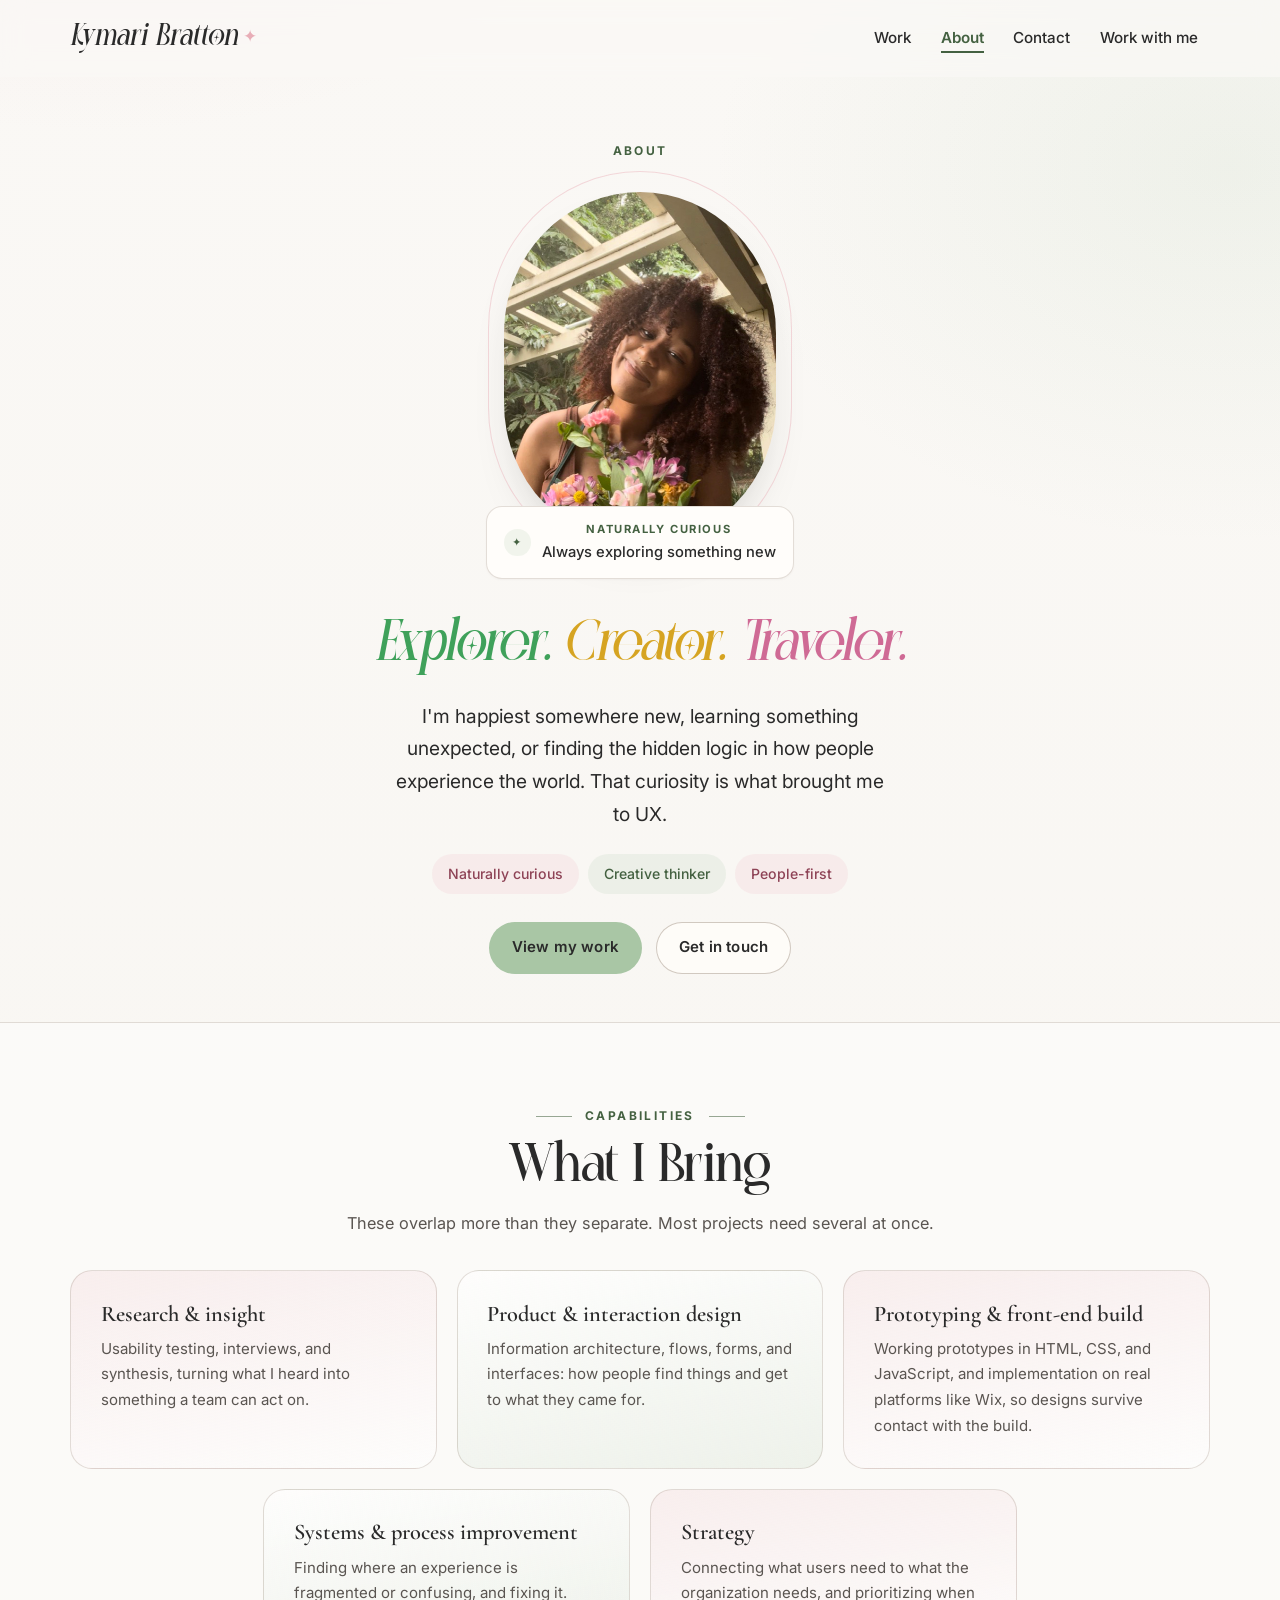
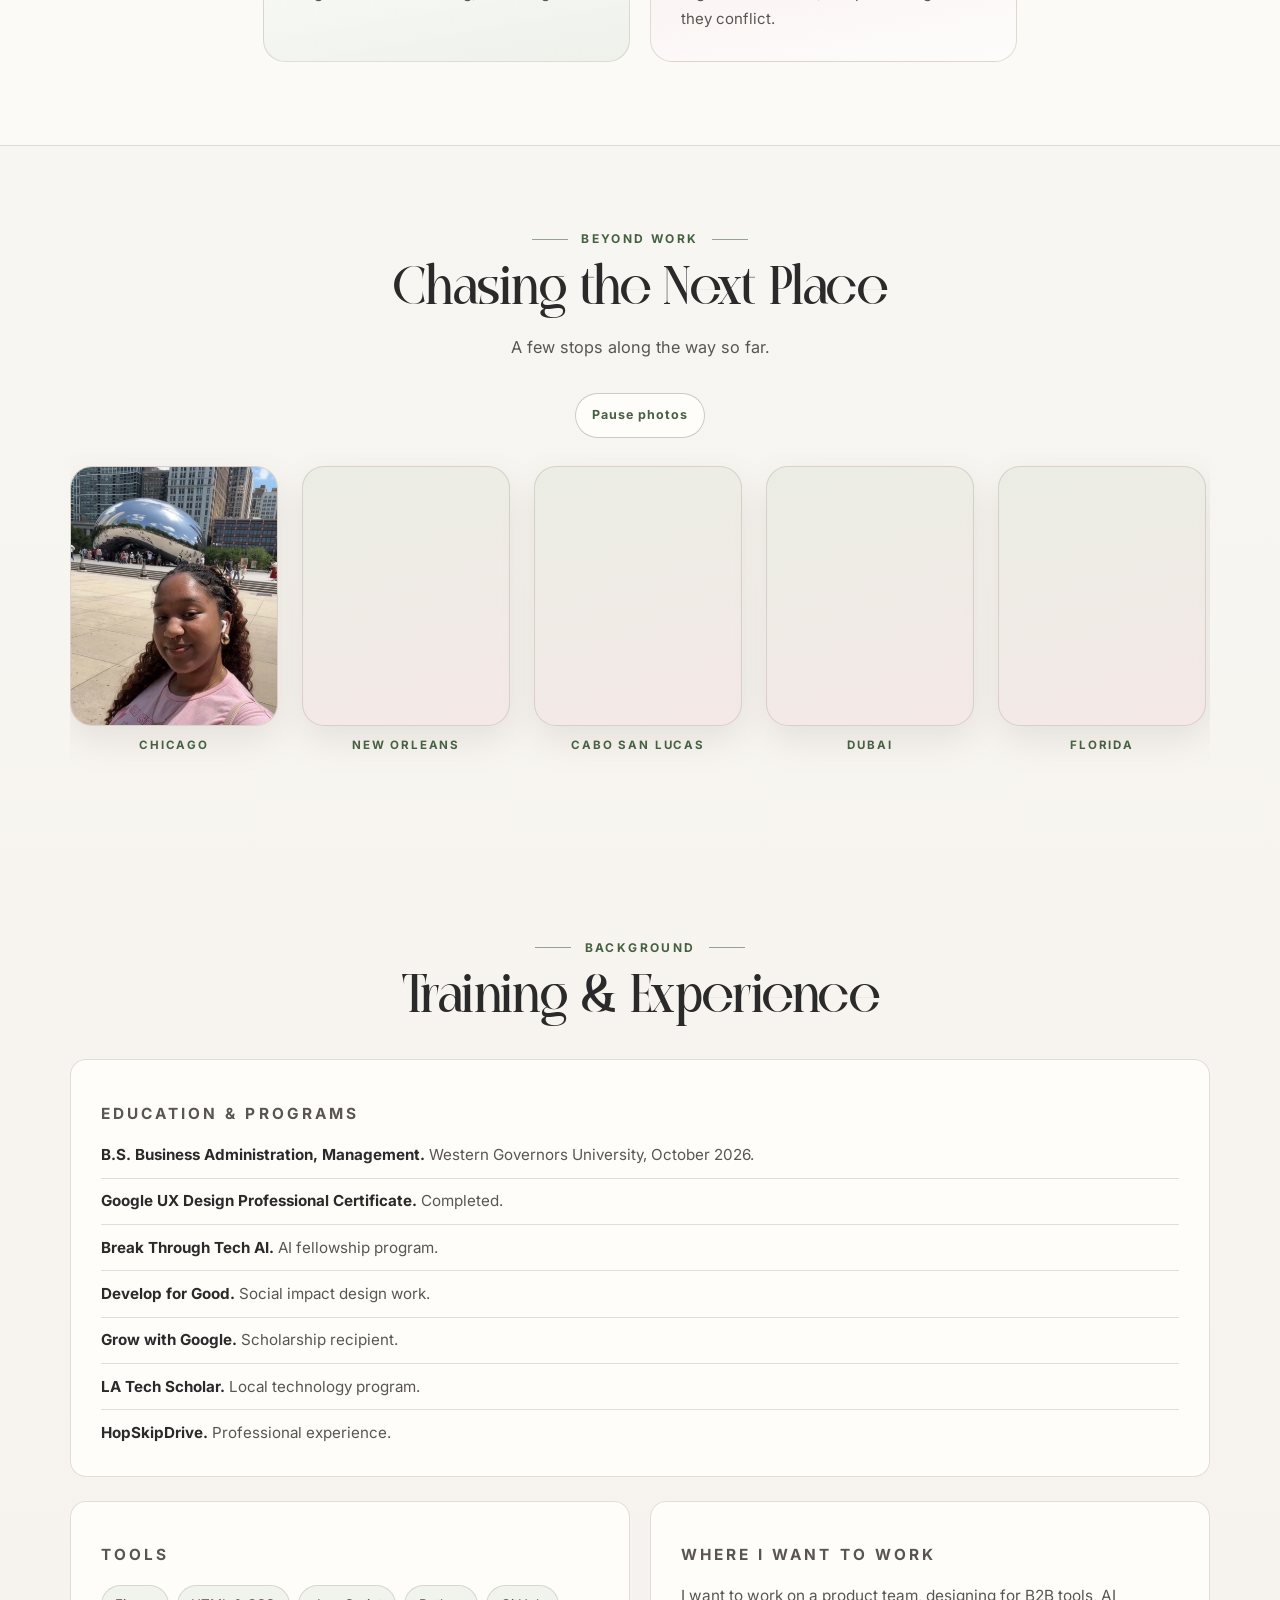
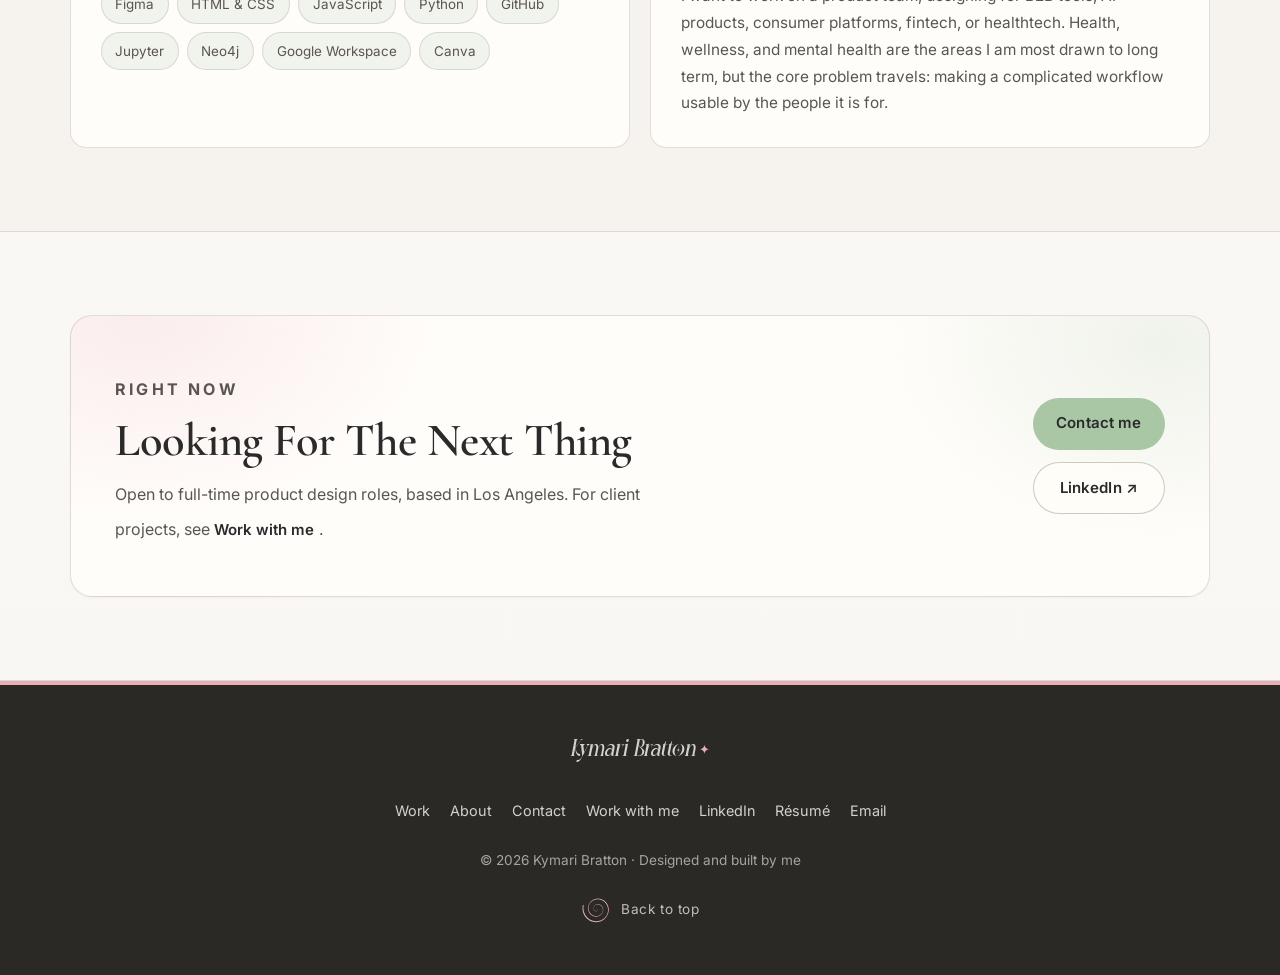
<file: about/index.html>
<!DOCTYPE html>

<html lang="en">
<head>
<meta charset="utf-8"/>
<meta content="width=device-width, initial-scale=1.0" name="viewport"/>
<title>About | Kymari Bratton</title>
<meta content="Kymari Bratton is a product designer in Los Angeles who makes complex workflows easier to understand and use, with a particular interest in health, wellness, and AI products." name="description"/>
<link href="https://kymaribratton.com/about/" rel="canonical"/>
<meta content="#f8f6f2" name="theme-color"/>
<meta content="profile" property="og:type"/>
<meta content="Kymari Bratton" property="og:site_name"/>
<meta content="About | Kymari Bratton" property="og:title"/>
<meta content="Product designer in Los Angeles working across research, interaction design, and prototyping, with a particular interest in health, wellness, and AI products." property="og:description"/>
<meta content="https://kymaribratton.com/about/" property="og:url"/>
<meta content="https://kymaribratton.com/assets/portrait.png" property="og:image"/>
<link href="/assets/favicon.svg?v=2" rel="icon" type="image/svg+xml"/>
<link href="https://fonts.googleapis.com" rel="preconnect"/>
<link crossorigin="" href="https://fonts.gstatic.com" rel="preconnect"/>
<link href="https://fonts.googleapis.com/css2?family=Cormorant+Garamond:wght@600;700&amp;family=Inter:wght@400;500;600;700&amp;display=swap" rel="stylesheet"/>
<script>document.documentElement.classList.add("js")</script>
<link href="/styles.css?v=20261113l" rel="stylesheet"/>
</head>
<body>
<a class="skip-link" href="#main">Skip to content</a>
<header class="topbar" data-topbar="">
<div class="shell topbar-inner">
<a class="brand" href="/">Kymari Bratton <i class="sparkle">✦</i></a>
<nav aria-label="Primary" class="nav">
<a href="/#projects">Work</a>
<a aria-current="page" href="/about/">About</a>
<a href="/contact/">Contact</a>
<a href="/work-with-me/">Work with me</a>
</nav>
</div>
</header>
<main id="main">
<section class="shell subpage-hero about-hero">
<div class="subpage-copy" data-reveal="">
<p class="eyebrow">About</p>
<h1 class="word-hover-row word-hover-row--hero">
<span class="word-hover word-hover--explorer">
<span class="word-hover-text">Explorer.</span>
<svg class="word-plane" aria-hidden="true" width="22" height="22" viewBox="0 0 40 40" fill="none">
<path d="M33 20L24.6 17.8L18.3 8.1C17.8 7.3 17 6.9 16 6.9H14.7C13.7 6.9 13 7.8 13.3 8.8L16.1 17L11.6 15.8L8.3 12.2C7.8 11.7 7.2 11.4 6.5 11.4H4.6C3.8 11.4 3.3 12.2 3.6 12.9L6.1 18.1L3.8 18.7C3 18.9 2.4 19.6 2.4 20.4C2.4 21.2 3 21.9 3.8 22.1L6.1 22.7L3.6 27.9C3.3 28.6 3.8 29.4 4.6 29.4H6.5C7.2 29.4 7.8 29.1 8.3 28.6L11.6 25L16.1 23.8L13.3 32C13 33 13.7 33.9 14.7 33.9H16C17 33.9 17.8 33.5 18.3 32.7L24.6 23L33 20Z" fill="#2C5F8A"/>
<path d="M16.1 17L11.6 15.8L8.3 12.2H6.2L8.9 18.1L16.1 17Z" fill="#3E5A78" opacity=".98"/>
<path d="M16.1 23.8L11.6 25L8.3 28.6H6.2L8.9 22.7L16.1 23.8Z" fill="#2B4560" opacity=".96"/>
<path d="M24.6 17.8L33 20L24.6 23L21.4 20.4L24.6 17.8Z" fill="#2F4F6C" opacity=".98"/>
<path d="M19.4 9.7L17 17.3L21.4 20.4L26.6 18.9L19.4 9.7Z" fill="#6A8CAA" opacity=".82"/>
<path d="M19.4 30.9L17 23.5L21.4 20.4L26.6 21.9L19.4 30.9Z" fill="#5A7C9A" opacity=".78"/>
</svg>
</span>
<span class="word-hover word-hover--creator">
<span class="word-hover-text">Creator.</span>
<span class="word-particles" aria-hidden="true">
<i class="particle particle--star" style="--tx:36px;--ty:-30px;--rot:18deg;--delay:.02s"></i>
<i class="particle particle--diamond" style="--tx:-34px;--ty:-26px;--rot:-14deg;--delay:.09s"></i>
<i class="particle particle--star" style="--tx:-46px;--ty:14px;--rot:10deg;--delay:.18s"></i>
<i class="particle particle--diamond" style="--tx:30px;--ty:22px;--rot:-8deg;--delay:.14s"></i>
<i class="particle particle--star" style="--tx:4px;--ty:-38px;--rot:22deg;--delay:.24s"></i>
<i class="particle particle--diamond" style="--tx:6px;--ty:34px;--rot:-20deg;--delay:.3s"></i>
</span>
</span>
<span class="word-hover word-hover--traveler">
<span class="word-hover-text">Traveler.</span>
<span class="word-particles" aria-hidden="true">
<i class="particle particle--blob particle--blob-1" style="--tx:-42px;--ty:-28px;--rot:-12deg;--delay:0s"></i>
<i class="particle particle--blob particle--blob-2" style="--tx:44px;--ty:-20px;--rot:20deg;--delay:.06s"></i>
<i class="particle particle--blob particle--blob-3" style="--tx:28px;--ty:32px;--rot:10deg;--delay:.1s"></i>
<i class="particle particle--blob particle--blob-4" style="--tx:-30px;--ty:28px;--rot:-25deg;--delay:.04s"></i>
<i class="particle particle--blob particle--blob-1" style="--tx:0px;--ty:-42px;--rot:15deg;--delay:.16s"></i>
</span>
</span>
</h1>
<p class="subpage-lede" data-words>
            I'm happiest somewhere new, learning something unexpected, or finding the hidden logic
            in how people experience the world. That curiosity is what brought me to UX.
          </p>
<ul class="trait-list">
<li>Naturally curious</li>
<li>Creative thinker</li>
<li>People-first</li>
</ul>
<div class="button-row">
<a class="button button--primary" href="/#projects">View my work</a>
<a class="button button--secondary" href="/contact/">Get in touch</a>
</div>
</div>
<div class="subpage-visual subpage-visual--about" data-reveal="">
<figure class="about-photo-frame">
<img alt="Kymari Bratton smiling while holding a bouquet of flowers" decoding="async" height="900" src="/assets/bouquet-photo.png" width="512"/>
</figure>
<div class="hero-note">
<span class="hero-note-mark" aria-hidden="true">&#10022;</span>
<div class="hero-note-text">
<span>Naturally curious</span>
<strong>Always exploring something new</strong>
</div>
</div>
</div>
</section>

<section class="section section--tint">
<div class="shell">
<div class="section-head section-head--center" data-reveal="">
<p class="eyebrow eyebrow--rule">Capabilities</p>
<h2 class="display-title display-title--sm">What I Bring</h2>
<p class="section-intro">
              These overlap more than they separate. Most projects need several at once.
            </p>
</div>
<ul class="capability-grid">
<li class="capability" data-reveal="">
<h3>Research &amp; insight</h3>
<p>
                Usability testing, interviews, and synthesis, turning what I heard into
                something a team can act on.
              </p>
</li>
<li class="capability" data-reveal="">
<h3>Product &amp; interaction design</h3>
<p>
                Information architecture, flows, forms, and interfaces: how people find
                things and get to what they came for.
              </p>
</li>
<li class="capability" data-reveal="">
<h3>Prototyping &amp; front-end build</h3>
<p>
                Working prototypes in HTML, CSS, and JavaScript, and implementation on real
                platforms like Wix, so designs survive contact with the build.
              </p>
</li>
<li class="capability" data-reveal="">
<h3>Systems &amp; process improvement</h3>
<p>Finding where an experience is fragmented or confusing, and fixing it.</p>
</li>
<li class="capability" data-reveal="">
<h3>Strategy</h3>
<p>
                Connecting what users need to what the organization needs, and prioritizing when
                they conflict.
              </p>
</li>
</ul>
</div>
</section>

<section class="section">
<div class="shell">
<div class="section-head section-head--center" data-reveal="">
<p class="eyebrow eyebrow--rule">Beyond work</p>
<h2 class="display-title display-title--sm">Chasing the Next Place</h2>
<p class="section-intro">
              A few stops along the way so far.
            </p>
</div>
<div class="travel-gallery" data-reveal="">
<div class="travel-motion-controls">
<button aria-controls="travel-track" aria-pressed="false" class="travel-motion-toggle" data-travel-motion-toggle="" type="button">Pause photos</button>
</div>
<div aria-label="Travel photo gallery" class="travel-marquee" data-travel-marquee="">
<div class="travel-track" id="travel-track">
<ul class="travel-sequence">
<li class="travel-card">
<figure class="travel-frame">
<picture>
<source srcset="/assets/travel-chicago.webp" type="image/webp"/>
<img alt="Kymari smiling in front of Cloud Gate, the mirrored Bean sculpture in Chicago" decoding="async" height="1000" loading="lazy" src="/assets/travel-chicago.png" width="800"/>
</picture>
</figure>
<p class="travel-caption">Chicago</p>
</li>
<li class="travel-card">
<figure class="travel-frame">
<picture>
<source srcset="/assets/travel-new-orleans.webp" type="image/webp"/>
<img alt="Kymari making a peace sign on a colorful street in the French Quarter, New Orleans" decoding="async" height="1000" loading="lazy" src="/assets/travel-new-orleans.png" width="800"/>
</picture>
</figure>
<p class="travel-caption">New Orleans</p>
</li>
<li class="travel-card">
<figure class="travel-frame">
<picture>
<source srcset="/assets/travel-cabo.webp" type="image/webp"/>
<img alt="Kymari walking under strings of colorful ribbon on a hillside street in Cabo San Lucas, Mexico" decoding="async" height="1000" loading="lazy" src="/assets/travel-cabo.png" width="800"/>
</picture>
</figure>
<p class="travel-caption">Cabo San Lucas</p>
</li>
<li class="travel-card">
<figure class="travel-frame">
<picture>
<source srcset="/assets/travel-desert.webp" type="image/webp"/>
<img alt="Kymari standing on a desert sand dune, with her name written in the sand" decoding="async" height="1000" loading="lazy" src="/assets/travel-desert.png" width="800"/>
</picture>
</figure>
<p class="travel-caption">Dubai</p>
</li>
<li class="travel-card">
<figure class="travel-frame">
<picture>
<source srcset="/assets/travel-wild-florida.webp" type="image/webp"/>
<img alt="Kymari holding a young alligator at a Florida wildlife park" decoding="async" height="1000" loading="lazy" src="/assets/travel-wild-florida.png" width="800"/>
</picture>
</figure>
<p class="travel-caption">Florida</p>
</li>
<li class="travel-card">
<figure class="travel-frame">
<picture>
<source srcset="/assets/travel-seattle.webp" type="image/webp"/>
<img alt="Kymari making a peace sign with the Pike Place Market sign behind her in Seattle" decoding="async" height="1000" loading="lazy" src="/assets/travel-seattle.png" width="800"/>
</picture>
</figure>
<p class="travel-caption">Seattle</p>
</li>
</ul>
<ul aria-hidden="true" class="travel-sequence">
<li class="travel-card">
<figure class="travel-frame">
<picture>
<source srcset="/assets/travel-chicago.webp" type="image/webp"/>
<img alt="" decoding="async" height="1000" loading="lazy" src="/assets/travel-chicago.png" width="800"/>
</picture>
</figure>
<p class="travel-caption">Chicago</p>
</li>
<li class="travel-card">
<figure class="travel-frame">
<picture>
<source srcset="/assets/travel-new-orleans.webp" type="image/webp"/>
<img alt="" decoding="async" height="1000" loading="lazy" src="/assets/travel-new-orleans.png" width="800"/>
</picture>
</figure>
<p class="travel-caption">New Orleans</p>
</li>
<li class="travel-card">
<figure class="travel-frame">
<picture>
<source srcset="/assets/travel-cabo.webp" type="image/webp"/>
<img alt="" decoding="async" height="1000" loading="lazy" src="/assets/travel-cabo.png" width="800"/>
</picture>
</figure>
<p class="travel-caption">Cabo San Lucas</p>
</li>
<li class="travel-card">
<figure class="travel-frame">
<picture>
<source srcset="/assets/travel-desert.webp" type="image/webp"/>
<img alt="" decoding="async" height="1000" loading="lazy" src="/assets/travel-desert.png" width="800"/>
</picture>
</figure>
<p class="travel-caption">Dubai</p>
</li>
<li class="travel-card">
<figure class="travel-frame">
<picture>
<source srcset="/assets/travel-wild-florida.webp" type="image/webp"/>
<img alt="" decoding="async" height="1000" loading="lazy" src="/assets/travel-wild-florida.png" width="800"/>
</picture>
</figure>
<p class="travel-caption">Florida</p>
</li>
<li class="travel-card">
<figure class="travel-frame">
<picture>
<source srcset="/assets/travel-seattle.webp" type="image/webp"/>
<img alt="" decoding="async" height="1000" loading="lazy" src="/assets/travel-seattle.png" width="800"/>
</picture>
</figure>
<p class="travel-caption">Seattle</p>
</li>
</ul>
</div>
</div>
</div>
</div>
</section>

<section class="section shell">
<div class="section-head section-head--center" data-reveal="">
<p class="eyebrow eyebrow--rule">Background</p>
<h2 class="display-title display-title--sm">Training &amp; Experience</h2>
</div>
<div class="grid-2">
<article class="panel" data-reveal="">
<p class="eyebrow">Education &amp; programs</p>
<ul class="detail-list">
<li>
<strong>B.S. Business Administration, Management.</strong> Western Governors
                University, October 2026.
              </li>
<li>
<strong>Google UX Design Professional Certificate.</strong> Completed.
              </li>
<li><strong>Break Through Tech AI.</strong> AI fellowship program.</li>
<li><strong>Develop for Good.</strong> Social impact design work.</li>
<li><strong>Grow with Google.</strong> Scholarship recipient.</li>
<li><strong>LA Tech Scholar.</strong> Local technology program.</li>
<li><strong>HopSkipDrive.</strong> Professional experience.</li>
</ul>
</article>
</div>
<div class="grid-2 grid-2--spaced">
<article class="panel" data-reveal="">
<p class="eyebrow">Tools</p>
<ul class="pill-list" data-reveal data-reveal-sequence data-blur>
<li>Figma</li>
<li>HTML &amp; CSS</li>
<li>JavaScript</li>
<li>Python</li>
<li>GitHub</li>
<li>Jupyter</li>
<li>Neo4j</li>
<li>Google Workspace</li>
<li>Canva</li>
</ul>
</article>
<article class="panel" data-reveal="">
<p class="eyebrow">Where I want to work</p>
<p>
              I want to work on a product team, designing for B2B tools, AI products, consumer
              platforms, fintech, or healthtech. Health, wellness, and mental health are the areas
              I am most drawn to long term, but the core problem travels: making a complicated
              workflow usable by the people it is for.
            </p>
</article>
</div>
</section>

<section class="section section--tint">
<div class="shell">
<article class="card contact-card" data-reveal="">
<div>
<p class="eyebrow">Right now</p>
<h2 class="display-title display-title--sm">Looking For The Next Thing</h2>
<p>
                Open to full-time product design roles, based in Los Angeles. For client
                projects, see <a class="link" href="/work-with-me/">Work with me</a>.
              </p>
</div>
<div class="contact-actions">
<a class="button button--primary" href="/contact/">Contact me</a>
<a class="button button--secondary" href="https://www.linkedin.com/in/kymaribratton/" rel="noopener" target="_blank">LinkedIn ↗</a>
</div>
</article>
</div>
</section>
</main>

    <nav class="tabbar" aria-label="Mobile"><a class="tabbar-link" href="/" data-tab="home"><span class="tabbar-icon"><svg viewBox="0 0 24 24" width="20" height="20" fill="none" stroke="currentColor" stroke-width="1.8" stroke-linecap="round" stroke-linejoin="round" aria-hidden="true" focusable="false"><path d="M15 21v-8a1 1 0 0 0-1-1h-4a1 1 0 0 0-1 1v8"/><path d="M3 10a2 2 0 0 1 .709-1.528l7-5.999a2 2 0 0 1 2.582 0l7 5.999A2 2 0 0 1 21 10v9a2 2 0 0 1-2 2H5a2 2 0 0 1-2-2z"/></svg></span><span>Home</span></a><a class="tabbar-link" href="/#projects" data-tab="work"><span class="tabbar-icon"><svg viewBox="0 0 24 24" width="20" height="20" fill="none" stroke="currentColor" stroke-width="1.8" stroke-linecap="round" stroke-linejoin="round" aria-hidden="true" focusable="false"><path d="M16 20V4a2 2 0 0 0-2-2h-4a2 2 0 0 0-2 2v16"/><rect width="20" height="14" x="2" y="6" rx="2"/></svg></span><span>Work</span></a><a class="tabbar-link" href="/about/" data-tab="about" aria-current="page"><span class="tabbar-icon"><svg viewBox="0 0 24 24" width="20" height="20" fill="none" stroke="currentColor" stroke-width="1.8" stroke-linecap="round" stroke-linejoin="round" aria-hidden="true" focusable="false"><path d="M19 21v-2a4 4 0 0 0-4-4H9a4 4 0 0 0-4 4v2"/><circle cx="12" cy="7" r="4"/></svg></span><span>About</span></a><a class="tabbar-link" href="/contact/" data-tab="contact"><span class="tabbar-icon"><svg viewBox="0 0 24 24" width="20" height="20" fill="none" stroke="currentColor" stroke-width="1.8" stroke-linecap="round" stroke-linejoin="round" aria-hidden="true" focusable="false"><rect width="20" height="16" x="2" y="4" rx="2"/><path d="m22 7-8.97 5.7a1.94 1.94 0 0 1-2.06 0L2 7"/></svg></span><span>Contact</span></a></nav>
    <footer class="footer footer--dark">
<div class="shell footer-inner">
<a class="footer-brand" href="/">Kymari Bratton <i class="sparkle">✦</i></a>
<ul class="footer-links">
<li><a href="/#projects">Work</a></li>
<li><a href="/about/">About</a></li>
<li><a href="/contact/">Contact</a></li>
<li><a href="/work-with-me/">Work with me</a></li>
<li><a href="https://www.linkedin.com/in/kymaribratton/" rel="noopener" target="_blank">LinkedIn</a></li>
          <li><a href="/assets/kymari-bratton-resume.pdf" target="_blank" rel="noopener">R&eacute;sum&eacute;</a></li>
<li><a href="mailto:kymaribratton@gmail.com">Email</a></li>
</ul>
<p class="footer-fine">© <span data-year="">2026</span> Kymari Bratton · Designed and built by me</p>
        <a class="footer-top" href="#" data-back-to-top><svg class="spiral" viewBox="-48 -48 96 96" width="28" height="28" aria-hidden="true" focusable="false"><path d="M1.0,0.2 L1.1,0.2 L1.1,0.3 L1.2,0.3 L1.3,0.4 L1.4,0.4 L1.5,0.5 L1.5,0.6 L1.6,0.7 L1.7,0.8 L1.7,0.9 L1.8,1.0 L1.8,1.1 L1.9,1.3 L1.9,1.4 L1.9,1.5 L2.0,1.7 L2.0,1.8 L2.0,1.9 L2.0,2.1 L2.0,2.3 L1.9,2.4 L1.9,2.6 L1.9,2.7 L1.8,2.9 L1.7,3.0 L1.7,3.2 L1.6,3.4 L1.5,3.5 L1.4,3.7 L1.2,3.8 L1.1,4.0 L1.0,4.1 L0.8,4.2 L0.7,4.3 L0.5,4.5 L0.3,4.6 L0.1,4.7 L-0.0,4.8 L-0.2,4.9 L-0.4,5.0 L-0.6,5.0 L-0.8,5.1 L-1.0,5.2 L-1.3,5.2 L-1.5,5.3 L-1.8,5.3 L-2.0,5.3 L-2.3,5.3 L-2.5,5.3 L-2.8,5.3 L-3.1,5.2 L-3.3,5.2 L-3.6,5.1 L-3.9,5.0 L-4.1,5.0 L-4.4,4.9 L-4.6,4.8 L-4.9,4.6 L-5.2,4.5 L-5.4,4.3 L-5.7,4.2 L-5.9,4.0 L-6.2,3.8 L-6.4,3.6 L-6.7,3.4 L-6.9,3.1 L-7.1,2.9 L-7.3,2.6 L-7.5,2.4 L-7.7,2.1 L-7.9,1.8 L-8.0,1.5 L-8.2,1.2 L-8.4,0.9 L-8.5,0.5 L-8.6,0.2 L-8.7,-0.1 L-8.8,-0.4 L-8.9,-0.8 L-8.9,-1.2 L-9.0,-1.6 L-9.0,-2.0 L-9.0,-2.4 L-9.0,-2.7 L-9.0,-3.2 L-9.0,-3.6 L-8.9,-4.0 L-8.9,-4.4 L-8.8,-4.8 L-8.7,-5.2 L-8.5,-5.6 L-8.4,-6.0 L-8.2,-6.4 L-8.0,-6.8 L-7.8,-7.2 L-7.6,-7.6 L-7.4,-8.0 L-7.1,-8.4 L-6.8,-8.7 L-6.5,-9.1 L-6.2,-9.4 L-5.9,-9.8 L-5.5,-10.1 L-5.1,-10.4 L-4.7,-10.7 L-4.3,-10.9 L-3.9,-11.2 L-3.5,-11.4 L-3.0,-11.7 L-2.5,-11.9 L-2.1,-12.1 L-1.6,-12.2 L-1.1,-12.4 L-0.6,-12.5 L-0.1,-12.6 L0.4,-12.7 L0.9,-12.8 L1.4,-12.8 L2.0,-12.8 L2.5,-12.8 L3.0,-12.8 L3.6,-12.8 L4.1,-12.7 L4.7,-12.6 L5.2,-12.5 L5.8,-12.4 L6.3,-12.2 L6.9,-12.0 L7.4,-11.8 L8.0,-11.6 L8.5,-11.3 L9.0,-11.0 L9.5,-10.7 L10.0,-10.4 L10.5,-10.0 L11.0,-9.7 L11.4,-9.3 L11.9,-8.8 L12.3,-8.4 L12.7,-8.0 L13.1,-7.5 L13.5,-7.0 L13.9,-6.5 L14.2,-5.9 L14.6,-5.4 L14.9,-4.8 L15.2,-4.2 L15.4,-3.6 L15.7,-3.0 L15.9,-2.4 L16.1,-1.7 L16.2,-1.1 L16.4,-0.4 L16.5,0.1 L16.6,0.8 L16.6,1.5 L16.7,2.2 L16.7,2.9 L16.6,3.6 L16.6,4.3 L16.5,5.0 L16.4,5.7 L16.2,6.4 L16.1,7.1 L15.9,7.8 L15.6,8.5 L15.4,9.2 L15.1,9.9 L14.7,10.6 L14.4,11.2 L14.0,11.9 L13.6,12.5 L13.1,13.2 L12.7,13.8 L12.2,14.4 L11.7,14.9 L11.1,15.5 L10.5,16.0 L9.9,16.5 L9.3,17.0 L8.6,17.4 L7.9,17.8 L7.2,18.2 L6.5,18.6 L5.7,18.9 L5.0,19.2 L4.2,19.5 L3.4,19.8 L2.6,20.0 L1.8,20.2 L1.0,20.3 L0.1,20.4 L-0.6,20.5 L-1.5,20.5 L-2.3,20.5 L-3.2,20.5 L-4.0,20.5 L-4.9,20.4 L-5.7,20.2 L-6.6,20.1 L-7.4,19.9 L-8.3,19.6 L-9.1,19.4 L-9.9,19.0 L-10.8,18.7 L-11.6,18.3 L-12.4,17.9 L-13.1,17.5 L-13.9,17.0 L-14.6,16.5 L-15.4,15.9 L-16.1,15.4 L-16.8,14.7 L-17.4,14.1 L-18.1,13.4 L-18.7,12.7 L-19.3,12.0 L-19.9,11.3 L-20.4,10.5 L-20.9,9.7 L-21.4,8.9 L-21.8,8.0 L-22.2,7.2 L-22.6,6.3 L-22.9,5.4 L-23.3,4.5 L-23.5,3.5 L-23.8,2.6 L-24.0,1.6 L-24.1,0.6 L-24.2,-0.3 L-24.3,-1.3 L-24.3,-2.3 L-24.3,-3.3 L-24.3,-4.3 L-24.2,-5.3 L-24.1,-6.3 L-23.9,-7.3 L-23.7,-8.3 L-23.4,-9.3 L-23.1,-10.3 L-22.8,-11.3 L-22.4,-12.3 L-22.0,-13.3 L-21.5,-14.2 L-21.0,-15.2 L-20.5,-16.1 L-19.9,-17.0 L-19.3,-17.9 L-18.6,-18.7 L-17.9,-19.6 L-17.2,-20.4 L-16.4,-21.1 L-15.6,-21.9 L-14.8,-22.6 L-13.9,-23.3 L-12.9,-23.9 L-12.0,-24.5 L-11.0,-25.0 L-10.0,-25.5 L-9.0,-26.0 L-7.9,-26.4 L-6.9,-26.8 L-5.8,-27.1 L-4.7,-27.4 L-3.6,-27.7 L-2.4,-27.9 L-1.3,-28.0 L-0.1,-28.2 L0.9,-28.2 L2.1,-28.2 L3.3,-28.2 L4.4,-28.1 L5.6,-28.0 L6.7,-27.9 L7.9,-27.6 L9.1,-27.4 L10.2,-27.1 L11.3,-26.7 L12.5,-26.3 L13.6,-25.8 L14.6,-25.3 L15.7,-24.8 L16.8,-24.2 L17.8,-23.6 L18.8,-22.9 L19.8,-22.2 L20.8,-21.4 L21.7,-20.6 L22.6,-19.8 L23.4,-18.9 L24.3,-18.0 L25.1,-17.0 L25.8,-16.0 L26.6,-15.0 L27.2,-14.0 L27.9,-12.9 L28.5,-11.8 L29.0,-10.6 L29.5,-9.5 L30.0,-8.3 L30.4,-7.1 L30.8,-5.8 L31.1,-4.6 L31.4,-3.3 L31.6,-2.1 L31.8,-0.8 L31.9,0.4 L32.0,1.8 L32.0,3.1 L32.0,4.4 L31.9,5.7 L31.7,7.0 L31.5,8.4 L31.3,9.7 L31.0,11.0 L30.6,12.3 L30.2,13.6 L29.7,14.8 L29.2,16.1 L28.6,17.3 L28.0,18.6 L27.3,19.8 L26.6,20.9 L25.8,22.1 L24.9,23.2 L24.1,24.3 L23.1,25.4 L22.2,26.4 L21.1,27.4 L20.1,28.3 L19.0,29.2 L17.8,30.0 L16.6,30.8 L15.3,31.5 L14.1,32.2 L12.8,32.8 L11.4,33.4 L10.1,33.9 L8.7,34.3 L7.3,34.7 L5.9,35.1 L4.5,35.4 L3.0,35.6 L1.6,35.8 L0.1,35.9 L-1.3,35.9 L-2.8,35.9 L-4.2,35.9 L-5.7,35.7 L-7.2,35.5 L-8.7,35.3 L-10.1,35.0 L-11.6,34.6 L-13.0,34.2 L-14.4,33.7 L-15.8,33.2 L-17.2,32.6 L-18.6,31.9 L-19.9,31.2 L-21.2,30.4 L-22.5,29.6 L-23.7,28.7 L-25.0,27.8 L-26.1,26.8 L-27.3,25.8 L-28.4,24.7 L-29.4,23.6 L-30.5,22.4 L-31.4,21.2 L-32.4,20.0 L-33.2,18.7 L-34.1,17.4 L-34.8,16.0 L-35.6,14.6 L-36.2,13.2 L-36.8,11.7 L-37.4,10.2 L-37.9,8.7 L-38.3,7.2 L-38.7,5.6 L-39.0,4.0 L-39.3,2.5 L-39.4,0.8 L-39.6,-0.7 L-39.6,-2.3 L-39.6,-3.9 L-39.5,-5.6 L-39.4,-7.2 L-39.2,-8.8 L-38.9,-10.4 L-38.6,-12.1 L-38.2,-13.7 L-37.7,-15.3 L-37.2,-16.8 L-36.5,-18.4 L-35.9,-19.9 L-35.1,-21.5 L-34.3,-22.9 L-33.5,-24.4 L-35.6,-25.8 L-36.6,-24.2 L-37.5,-22.7 L-38.3,-21.1 L-39.1,-19.5 L-39.7,-17.8 L-40.4,-16.2 L-40.9,-14.5 L-41.4,-12.8 L-41.8,-11.0 L-42.1,-9.3 L-42.4,-7.5 L-42.6,-5.8 L-42.7,-4.0 L-42.8,-2.3 L-42.7,-0.5 L-42.6,1.1 L-42.4,2.9 L-42.2,4.6 L-41.9,6.3 L-41.5,8.0 L-41.0,9.6 L-40.5,11.3 L-39.9,12.9 L-39.3,14.5 L-38.5,16.0 L-37.8,17.6 L-36.9,19.0 L-36.0,20.5 L-35.0,21.9 L-34.0,23.2 L-33.0,24.5 L-31.8,25.8 L-30.7,27.0 L-29.5,28.2 L-28.2,29.3 L-26.9,30.3 L-25.6,31.3 L-24.2,32.2 L-22.8,33.1 L-21.4,33.9 L-19.9,34.6 L-18.4,35.3 L-16.9,35.9 L-15.4,36.5 L-13.8,36.9 L-12.3,37.4 L-10.7,37.7 L-9.1,38.0 L-7.5,38.2 L-5.9,38.4 L-4.4,38.4 L-2.8,38.5 L-1.2,38.4 L0.3,38.3 L1.8,38.1 L3.4,37.9 L4.9,37.6 L6.4,37.2 L7.9,36.8 L9.4,36.3 L10.8,35.8 L12.2,35.2 L13.6,34.5 L14.9,33.8 L16.2,33.0 L17.5,32.2 L18.7,31.4 L19.9,30.5 L21.1,29.5 L22.2,28.6 L23.3,27.6 L24.4,26.6 L25.4,25.5 L26.4,24.4 L27.3,23.2 L28.1,22.0 L29.0,20.8 L29.7,19.6 L30.4,18.3 L31.1,17.0 L31.7,15.6 L32.2,14.3 L32.7,12.9 L33.1,11.6 L33.5,10.2 L33.8,8.8 L34.0,7.4 L34.2,6.0 L34.3,4.5 L34.4,3.1 L34.4,1.7 L34.3,0.3 L34.2,-1.0 L34.1,-2.4 L33.8,-3.8 L33.6,-5.2 L33.2,-6.5 L32.8,-7.8 L32.4,-9.1 L31.9,-10.4 L31.3,-11.7 L30.7,-12.9 L30.1,-14.1 L29.4,-15.3 L28.6,-16.4 L27.9,-17.5 L27.0,-18.6 L26.1,-19.6 L25.2,-20.6 L24.3,-21.5 L23.3,-22.4 L22.3,-23.3 L21.2,-24.1 L20.2,-24.9 L19.1,-25.6 L17.9,-26.2 L16.8,-26.8 L15.6,-27.4 L14.4,-27.9 L13.2,-28.4 L12.0,-28.8 L10.8,-29.1 L9.5,-29.4 L8.3,-29.7 L7.1,-29.9 L5.8,-30.0 L4.6,-30.1 L3.3,-30.2 L2.1,-30.2 L0.8,-30.1 L-0.3,-30.0 L-1.5,-29.8 L-2.7,-29.6 L-3.9,-29.3 L-5.1,-29.0 L-6.3,-28.7 L-7.4,-28.3 L-8.5,-27.8 L-9.6,-27.3 L-10.6,-26.8 L-11.7,-26.2 L-12.7,-25.6 L-13.7,-25.0 L-14.6,-24.3 L-15.5,-23.5 L-16.4,-22.8 L-17.3,-22.0 L-18.1,-21.2 L-18.9,-20.4 L-19.7,-19.6 L-20.4,-18.7 L-21.1,-17.8 L-21.7,-16.8 L-22.3,-15.9 L-22.9,-14.9 L-23.4,-13.9 L-23.8,-12.9 L-24.3,-11.9 L-24.7,-10.8 L-25.0,-9.8 L-25.3,-8.7 L-25.5,-7.7 L-25.7,-6.6 L-25.9,-5.5 L-26.0,-4.4 L-26.1,-3.3 L-26.1,-2.3 L-26.1,-1.2 L-26.0,-0.1 L-25.9,0.9 L-25.7,1.9 L-25.5,3.0 L-25.3,4.0 L-25.0,5.0 L-24.7,6.0 L-24.3,7.0 L-23.9,7.9 L-23.5,8.9 L-23.0,9.8 L-22.5,10.7 L-21.9,11.5 L-21.3,12.3 L-20.7,13.2 L-20.1,13.9 L-19.4,14.7 L-18.7,15.4 L-18.0,16.1 L-17.2,16.7 L-16.4,17.3 L-15.6,17.9 L-14.8,18.4 L-14.0,18.9 L-13.1,19.4 L-12.3,19.8 L-11.4,20.2 L-10.5,20.6 L-9.6,20.9 L-8.7,21.1 L-7.8,21.4 L-6.9,21.6 L-6.0,21.7 L-5.0,21.8 L-4.1,21.9 L-3.2,21.9 L-2.3,21.9 L-1.4,21.9 L-0.5,21.8 L0.3,21.7 L1.2,21.5 L2.1,21.3 L2.9,21.1 L3.7,20.9 L4.6,20.6 L5.4,20.3 L6.2,19.9 L6.9,19.5 L7.7,19.1 L8.4,18.7 L9.1,18.2 L9.8,17.7 L10.4,17.2 L11.1,16.6 L11.7,16.1 L12.3,15.5 L12.8,14.9 L13.4,14.3 L13.9,13.7 L14.4,13.1 L14.8,12.4 L15.2,11.7 L15.6,11.0 L16.0,10.3 L16.3,9.6 L16.6,8.9 L16.9,8.2 L17.1,7.4 L17.3,6.7 L17.5,5.9 L17.6,5.2 L17.7,4.4 L17.8,3.7 L17.8,2.9 L17.9,2.2 L17.8,1.4 L17.8,0.7 L17.7,0.0 L17.6,-0.7 L17.4,-1.4 L17.3,-2.1 L17.1,-2.8 L16.8,-3.4 L16.6,-4.1 L16.3,-4.7 L16.0,-5.4 L15.6,-6.0 L15.3,-6.6 L14.9,-7.2 L14.5,-7.7 L14.1,-8.2 L13.6,-8.8 L13.2,-9.3 L12.7,-9.7 L12.2,-10.2 L11.7,-10.6 L11.2,-11.0 L10.7,-11.3 L10.1,-11.7 L9.6,-12.0 L9.0,-12.3 L8.4,-12.6 L7.8,-12.8 L7.2,-13.0 L6.7,-13.2 L6.1,-13.4 L5.5,-13.5 L4.9,-13.6 L4.3,-13.7 L3.7,-13.7 L3.1,-13.8 L2.5,-13.8 L1.9,-13.8 L1.3,-13.7 L0.8,-13.6 L0.2,-13.6 L-0.2,-13.4 L-0.8,-13.3 L-1.3,-13.1 L-1.8,-13.0 L-2.3,-12.8 L-2.8,-12.5 L-3.3,-12.3 L-3.8,-12.0 L-4.2,-11.8 L-4.7,-11.5 L-5.1,-11.2 L-5.5,-10.9 L-5.9,-10.5 L-6.2,-10.2 L-6.6,-9.8 L-6.9,-9.4 L-7.2,-9.1 L-7.5,-8.7 L-7.8,-8.3 L-8.1,-7.9 L-8.3,-7.5 L-8.6,-7.1 L-8.8,-6.7 L-9.0,-6.2 L-9.1,-5.8 L-9.3,-5.4 L-9.4,-4.9 L-9.5,-4.5 L-9.6,-4.1 L-9.7,-3.6 L-9.7,-3.2 L-9.7,-2.8 L-9.8,-2.3 L-9.7,-1.9 L-9.7,-1.5 L-9.7,-1.1 L-9.6,-0.7 L-9.5,-0.3 L-9.4,0.0 L-9.3,0.4 L-9.2,0.8 L-9.0,1.2 L-8.9,1.5 L-8.7,1.8 L-8.5,2.2 L-8.3,2.5 L-8.1,2.8 L-7.9,3.1 L-7.7,3.4 L-7.4,3.7 L-7.2,3.9 L-6.9,4.1 L-6.6,4.4 L-6.4,4.6 L-6.1,4.8 L-5.8,4.9 L-5.5,5.1 L-5.2,5.3 L-4.9,5.4 L-4.6,5.5 L-4.3,5.6 L-4.0,5.7 L-3.7,5.8 L-3.4,5.8 L-3.1,5.9 L-2.8,5.9 L-2.6,5.9 L-2.3,5.9 L-2.0,5.9 L-1.7,5.9 L-1.4,5.8 L-1.2,5.8 L-0.9,5.7 L-0.7,5.6 L-0.4,5.5 L-0.2,5.4 L-0.0,5.3 L0.2,5.2 L0.4,5.1 L0.6,5.0 L0.8,4.8 L0.9,4.7 L1.1,4.5 L1.3,4.4 L1.4,4.2 L1.5,4.1 L1.7,3.9 L1.8,3.7 L1.9,3.5 L2.0,3.4 L2.0,3.2 L2.1,3.0 L2.2,2.8 L2.2,2.6 L2.3,2.5 L2.3,2.3 L2.3,2.1 L2.3,2.0 L2.3,1.8 L2.3,1.6 L2.3,1.5 L2.3,1.3 L2.3,1.1 L2.2,1.0 L2.2,0.9 L2.1,0.7 L2.0,0.6 L2.0,0.5 L1.9,0.3 L1.8,0.2 L1.7,0.1 L1.6,0.0 L1.5,-0.0 L1.4,-0.0 L1.3,-0.1 L1.1,-0.2 Z" fill="currentColor" transform="rotate(-20)"/></svg><span>Back to top</span></a>
</div>
</footer>
<script defer="" src="/script.js?v=20261113l"></script>
</body>
</html>
</file>
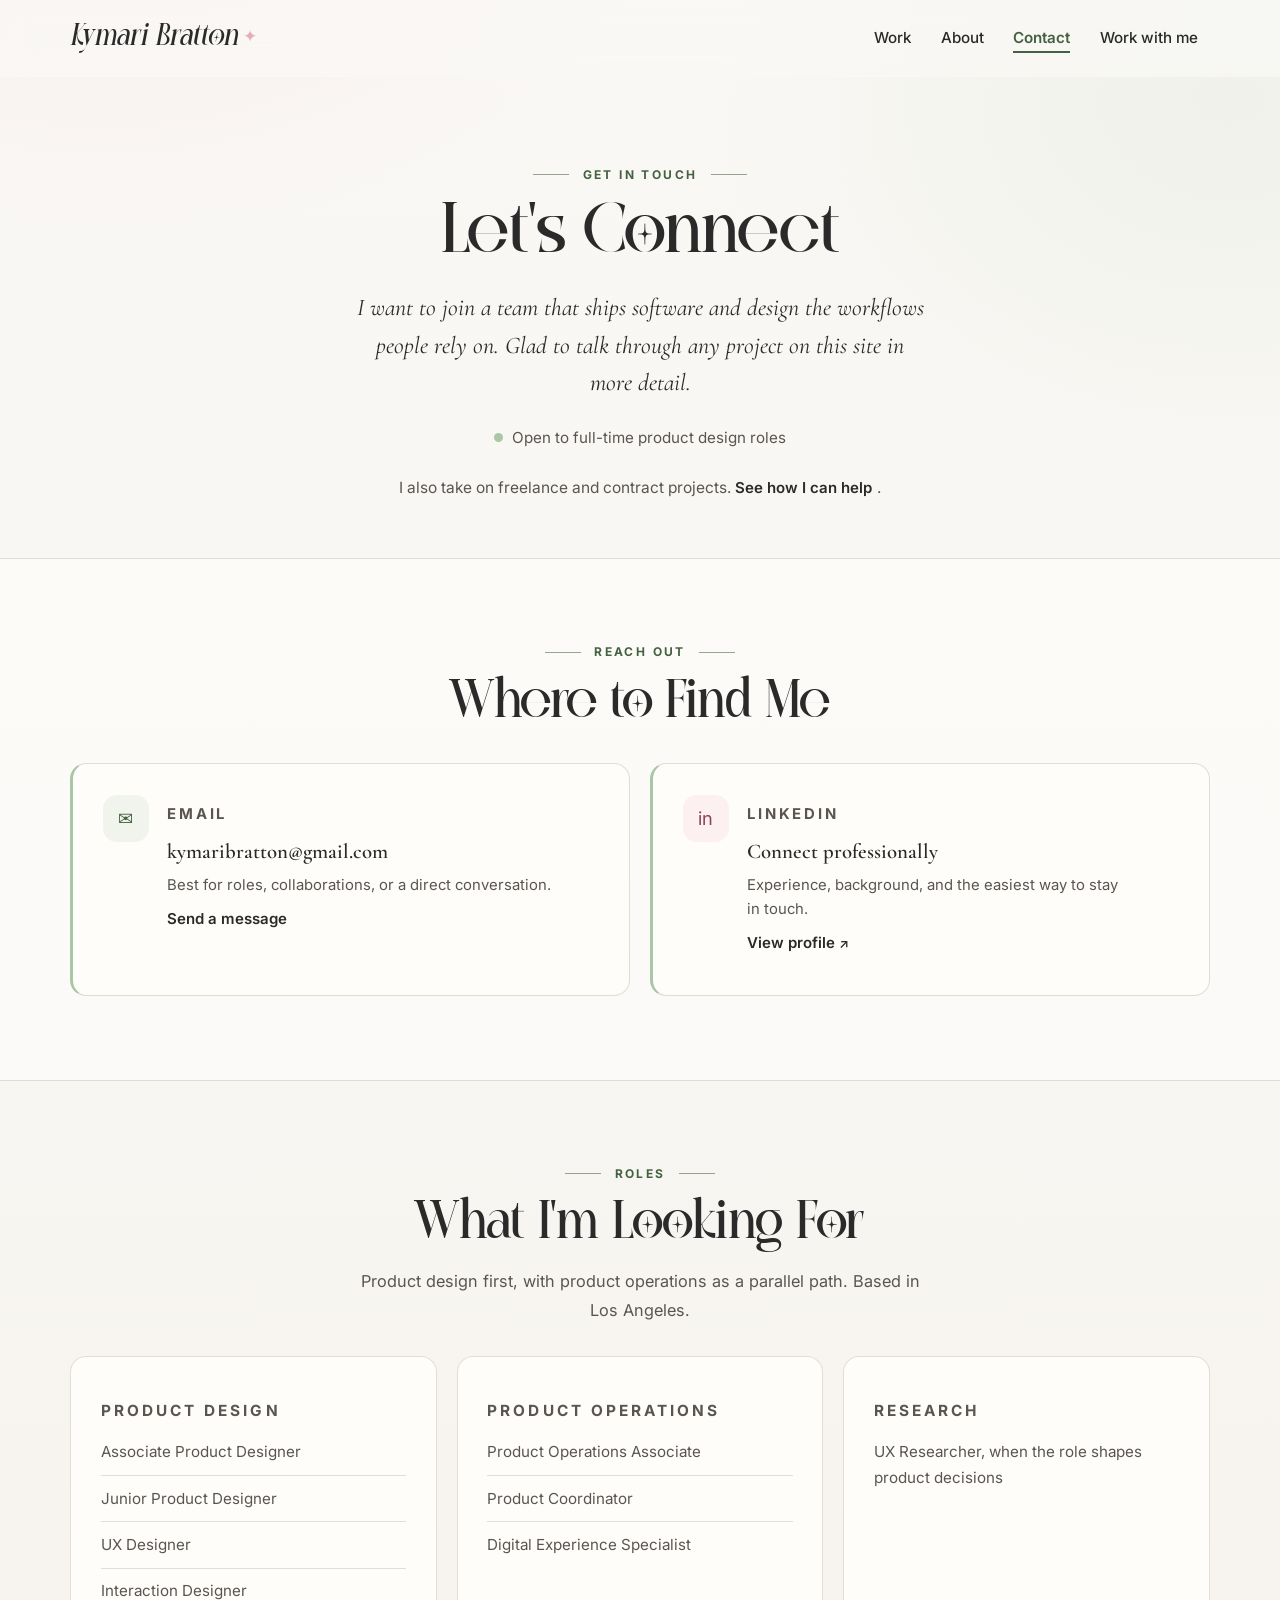
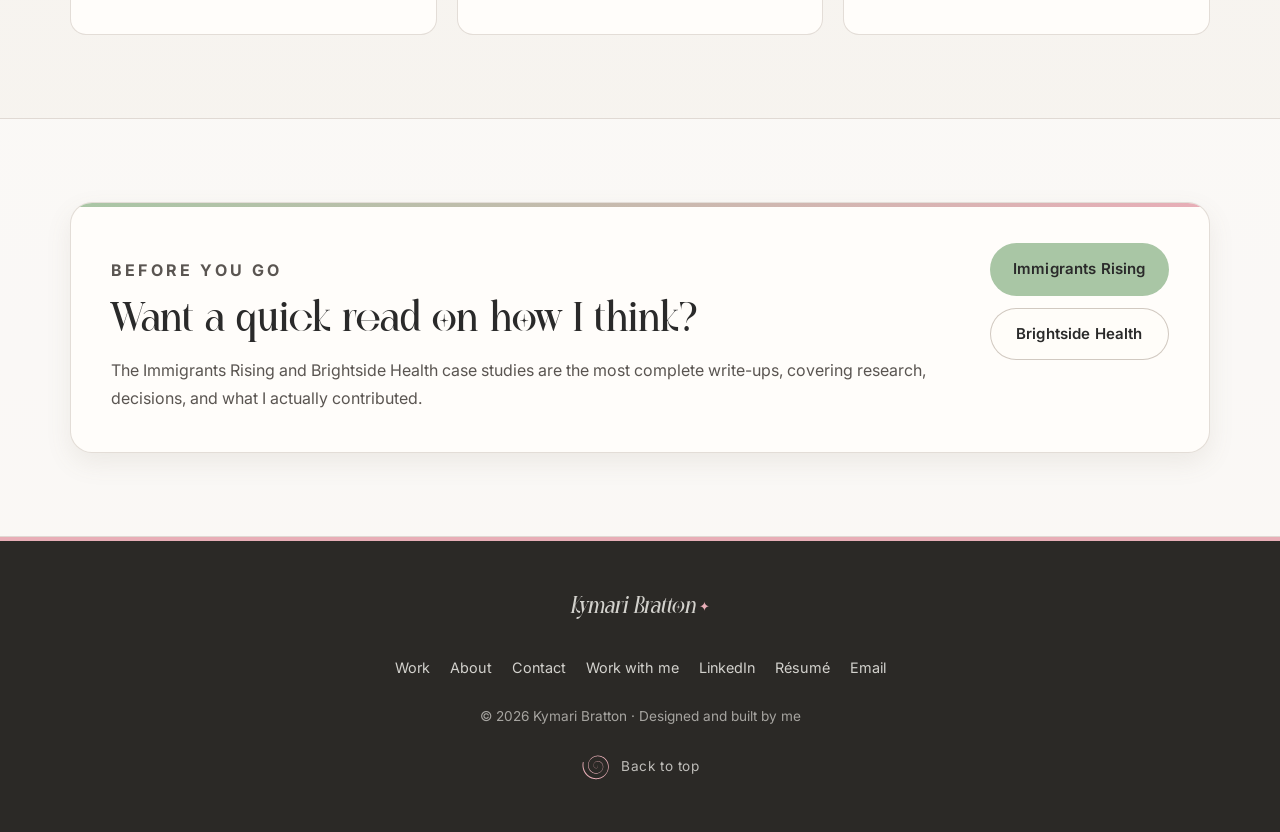
<file: contact/index.html>
<!doctype html>
<html lang="en">
  <head>
    <meta charset="UTF-8" />
    <meta name="viewport" content="width=device-width, initial-scale=1.0" />

    <title>Contact | Kymari Bratton</title>
    <meta
      name="description"
      content="Get in touch with Kymari Bratton about full-time product design roles, product operations, and client projects."
    />
    <link rel="canonical" href="https://kymaribratton.com/contact/" />
    <meta name="theme-color" content="#f8f6f2" />
    <meta property="og:type" content="website" />
    <meta property="og:site_name" content="Kymari Bratton" />
    <meta property="og:title" content="Contact | Kymari Bratton" />
    <meta
      property="og:description"
      content="Open to full-time product design roles, based in Los Angeles."
    />
    <meta property="og:url" content="https://kymaribratton.com/contact/" />
    <link rel="icon" href="/assets/favicon.svg?v=2" type="image/svg+xml" />
    <link rel="preconnect" href="https://fonts.googleapis.com" />
    <link rel="preconnect" href="https://fonts.gstatic.com" crossorigin />
    <link
      href="https://fonts.googleapis.com/css2?family=Cormorant+Garamond:wght@600;700&family=Inter:wght@400;500;600;700&display=swap"
      rel="stylesheet"
    />
    <script>document.documentElement.classList.add("js")</script>
    <link rel="stylesheet" href="/styles.css?v=20261113l" />
  </head>

  <body>
    <a class="skip-link" href="#main">Skip to content</a>

    <header class="topbar" data-topbar>
      <div class="shell topbar-inner">
        <a class="brand" href="/">Kymari Bratton <i class="sparkle">&#10022;</i></a>
        <nav class="nav" aria-label="Primary">
          <a href="/#projects">Work</a>
          <a href="/about/">About</a>
          <a href="/contact/" aria-current="page">Contact</a>
          <a href="/work-with-me/">Work with me</a>
        </nav>
      </div>
    </header>

    <main id="main">
      <section class="shell contact-hero">
        <div data-reveal>
          <p class="eyebrow eyebrow--rule">Get in touch</p>
          <h1 class="display-title">Let's Connect</h1>
          <p class="subpage-lede">
            I want to join a team that ships software and design the workflows people rely on.
            Glad to talk through any project on this site in more detail.
          </p>

          <p class="availability">Open to full-time product design roles</p>
          <p class="subpage-note">
            I also take on freelance and contract projects.
            <a class="link" href="/work-with-me/">See how I can help</a>.
          </p>
        </div>
      </section>

      <section class="section section--tint">
        <div class="shell">
          <div class="section-head section-head--center" data-reveal>
            <p class="eyebrow eyebrow--rule">Reach out</p>
            <h2 class="display-title display-title--sm">Where to Find Me</h2>
          </div>

          <ul class="contact-methods">
            <li>
              <a class="contact-method" href="mailto:kymaribratton@gmail.com" data-reveal>
                <span class="chip-icon" aria-hidden="true">&#9993;</span>
                <div class="contact-method-body">
                  <p class="eyebrow">Email</p>
                  <h3>kymaribratton@gmail.com</h3>
                  <p>Best for roles, collaborations, or a direct conversation.</p>
                  <span class="link">Send a message</span>
                </div>
              </a>
            </li>

            <li>
              <a
                class="contact-method"
                href="https://www.linkedin.com/in/kymaribratton/"
                target="_blank"
                rel="noopener"
                data-reveal
              >
                <span class="chip-icon chip-icon--blush" aria-hidden="true">in</span>
                <div class="contact-method-body">
                  <p class="eyebrow">LinkedIn</p>
                  <h3>Connect professionally</h3>
                  <p>Experience, background, and the easiest way to stay in touch.</p>
                  <span class="link link--external">View profile</span>
                </div>
              </a>
            </li>
          </ul>
        </div>
      </section>

      <section class="section shell">
        <div class="section-head section-head--center" data-reveal>
          <p class="eyebrow eyebrow--rule">Roles</p>
          <h2 class="display-title display-title--sm">What I'm Looking For</h2>
          <p class="section-intro">
            Product design first, with product operations as a parallel path. Based in Los
            Angeles.
          </p>
        </div>

        <div class="grid-3">
          <article class="panel" data-reveal>
            <p class="eyebrow">Product design</p>
            <ul class="detail-list">
              <li>Associate Product Designer</li>
              <li>Junior Product Designer</li>
              <li>UX Designer</li>
              <li>Interaction Designer</li>
            </ul>
          </article>

          <article class="panel" data-reveal>
            <p class="eyebrow">Product operations</p>
            <ul class="detail-list">
              <li>Product Operations Associate</li>
              <li>Product Coordinator</li>
              <li>Digital Experience Specialist</li>
            </ul>
          </article>

          <article class="panel" data-reveal>
            <p class="eyebrow">Research</p>
            <ul class="detail-list">
              <li>UX Researcher, when the role shapes product decisions</li>
            </ul>
          </article>
        </div>
      </section>

      <section class="section section--tint">
        <div class="shell">
          <article class="feature-panel" data-reveal>
            <div class="feature-panel-body">
              <p class="eyebrow">Before you go</p>
              <h2>Want a quick read on how I think?</h2>
              <p>
                The Immigrants Rising and Brightside Health case studies are the most complete
                write-ups, covering research, decisions, and what I actually contributed.
              </p>
            </div>

            <div class="contact-actions">
              <a class="button button--primary" href="/case-study/immigrants-rising/"
                >Immigrants Rising</a
              >
              <a class="button button--secondary" href="/case-study/brightside/"
                >Brightside Health</a
              >
            </div>
          </article>
        </div>
      </section>
    </main>

    <nav class="tabbar" aria-label="Mobile"><a class="tabbar-link" href="/" data-tab="home"><span class="tabbar-icon"><svg viewBox="0 0 24 24" width="20" height="20" fill="none" stroke="currentColor" stroke-width="1.8" stroke-linecap="round" stroke-linejoin="round" aria-hidden="true" focusable="false"><path d="M15 21v-8a1 1 0 0 0-1-1h-4a1 1 0 0 0-1 1v8"/><path d="M3 10a2 2 0 0 1 .709-1.528l7-5.999a2 2 0 0 1 2.582 0l7 5.999A2 2 0 0 1 21 10v9a2 2 0 0 1-2 2H5a2 2 0 0 1-2-2z"/></svg></span><span>Home</span></a><a class="tabbar-link" href="/#projects" data-tab="work"><span class="tabbar-icon"><svg viewBox="0 0 24 24" width="20" height="20" fill="none" stroke="currentColor" stroke-width="1.8" stroke-linecap="round" stroke-linejoin="round" aria-hidden="true" focusable="false"><path d="M16 20V4a2 2 0 0 0-2-2h-4a2 2 0 0 0-2 2v16"/><rect width="20" height="14" x="2" y="6" rx="2"/></svg></span><span>Work</span></a><a class="tabbar-link" href="/about/" data-tab="about"><span class="tabbar-icon"><svg viewBox="0 0 24 24" width="20" height="20" fill="none" stroke="currentColor" stroke-width="1.8" stroke-linecap="round" stroke-linejoin="round" aria-hidden="true" focusable="false"><path d="M19 21v-2a4 4 0 0 0-4-4H9a4 4 0 0 0-4 4v2"/><circle cx="12" cy="7" r="4"/></svg></span><span>About</span></a><a class="tabbar-link" href="/contact/" data-tab="contact" aria-current="page"><span class="tabbar-icon"><svg viewBox="0 0 24 24" width="20" height="20" fill="none" stroke="currentColor" stroke-width="1.8" stroke-linecap="round" stroke-linejoin="round" aria-hidden="true" focusable="false"><rect width="20" height="16" x="2" y="4" rx="2"/><path d="m22 7-8.97 5.7a1.94 1.94 0 0 1-2.06 0L2 7"/></svg></span><span>Contact</span></a></nav>
    <footer class="footer footer--dark">
      <div class="shell footer-inner">
        <a class="footer-brand" href="/">Kymari Bratton <i class="sparkle">&#10022;</i></a>
        <ul class="footer-links">
          <li><a href="/#projects">Work</a></li>
          <li><a href="/about/">About</a></li>
          <li><a href="/contact/">Contact</a></li>
          <li><a href="/work-with-me/">Work with me</a></li>
          <li><a href="https://www.linkedin.com/in/kymaribratton/" target="_blank" rel="noopener">LinkedIn</a></li>
          <li><a href="/assets/kymari-bratton-resume.pdf" target="_blank" rel="noopener">R&eacute;sum&eacute;</a></li>
          <li><a href="mailto:kymaribratton@gmail.com">Email</a></li>
        </ul>
        <p class="footer-fine">&copy; <span data-year>2026</span> Kymari Bratton &middot; Designed and built by me</p>
        <a class="footer-top" href="#" data-back-to-top><svg class="spiral" viewBox="-48 -48 96 96" width="28" height="28" aria-hidden="true" focusable="false"><path d="M1.0,0.2 L1.1,0.2 L1.1,0.3 L1.2,0.3 L1.3,0.4 L1.4,0.4 L1.5,0.5 L1.5,0.6 L1.6,0.7 L1.7,0.8 L1.7,0.9 L1.8,1.0 L1.8,1.1 L1.9,1.3 L1.9,1.4 L1.9,1.5 L2.0,1.7 L2.0,1.8 L2.0,1.9 L2.0,2.1 L2.0,2.3 L1.9,2.4 L1.9,2.6 L1.9,2.7 L1.8,2.9 L1.7,3.0 L1.7,3.2 L1.6,3.4 L1.5,3.5 L1.4,3.7 L1.2,3.8 L1.1,4.0 L1.0,4.1 L0.8,4.2 L0.7,4.3 L0.5,4.5 L0.3,4.6 L0.1,4.7 L-0.0,4.8 L-0.2,4.9 L-0.4,5.0 L-0.6,5.0 L-0.8,5.1 L-1.0,5.2 L-1.3,5.2 L-1.5,5.3 L-1.8,5.3 L-2.0,5.3 L-2.3,5.3 L-2.5,5.3 L-2.8,5.3 L-3.1,5.2 L-3.3,5.2 L-3.6,5.1 L-3.9,5.0 L-4.1,5.0 L-4.4,4.9 L-4.6,4.8 L-4.9,4.6 L-5.2,4.5 L-5.4,4.3 L-5.7,4.2 L-5.9,4.0 L-6.2,3.8 L-6.4,3.6 L-6.7,3.4 L-6.9,3.1 L-7.1,2.9 L-7.3,2.6 L-7.5,2.4 L-7.7,2.1 L-7.9,1.8 L-8.0,1.5 L-8.2,1.2 L-8.4,0.9 L-8.5,0.5 L-8.6,0.2 L-8.7,-0.1 L-8.8,-0.4 L-8.9,-0.8 L-8.9,-1.2 L-9.0,-1.6 L-9.0,-2.0 L-9.0,-2.4 L-9.0,-2.7 L-9.0,-3.2 L-9.0,-3.6 L-8.9,-4.0 L-8.9,-4.4 L-8.8,-4.8 L-8.7,-5.2 L-8.5,-5.6 L-8.4,-6.0 L-8.2,-6.4 L-8.0,-6.8 L-7.8,-7.2 L-7.6,-7.6 L-7.4,-8.0 L-7.1,-8.4 L-6.8,-8.7 L-6.5,-9.1 L-6.2,-9.4 L-5.9,-9.8 L-5.5,-10.1 L-5.1,-10.4 L-4.7,-10.7 L-4.3,-10.9 L-3.9,-11.2 L-3.5,-11.4 L-3.0,-11.7 L-2.5,-11.9 L-2.1,-12.1 L-1.6,-12.2 L-1.1,-12.4 L-0.6,-12.5 L-0.1,-12.6 L0.4,-12.7 L0.9,-12.8 L1.4,-12.8 L2.0,-12.8 L2.5,-12.8 L3.0,-12.8 L3.6,-12.8 L4.1,-12.7 L4.7,-12.6 L5.2,-12.5 L5.8,-12.4 L6.3,-12.2 L6.9,-12.0 L7.4,-11.8 L8.0,-11.6 L8.5,-11.3 L9.0,-11.0 L9.5,-10.7 L10.0,-10.4 L10.5,-10.0 L11.0,-9.7 L11.4,-9.3 L11.9,-8.8 L12.3,-8.4 L12.7,-8.0 L13.1,-7.5 L13.5,-7.0 L13.9,-6.5 L14.2,-5.9 L14.6,-5.4 L14.9,-4.8 L15.2,-4.2 L15.4,-3.6 L15.7,-3.0 L15.9,-2.4 L16.1,-1.7 L16.2,-1.1 L16.4,-0.4 L16.5,0.1 L16.6,0.8 L16.6,1.5 L16.7,2.2 L16.7,2.9 L16.6,3.6 L16.6,4.3 L16.5,5.0 L16.4,5.7 L16.2,6.4 L16.1,7.1 L15.9,7.8 L15.6,8.5 L15.4,9.2 L15.1,9.9 L14.7,10.6 L14.4,11.2 L14.0,11.9 L13.6,12.5 L13.1,13.2 L12.7,13.8 L12.2,14.4 L11.7,14.9 L11.1,15.5 L10.5,16.0 L9.9,16.5 L9.3,17.0 L8.6,17.4 L7.9,17.8 L7.2,18.2 L6.5,18.6 L5.7,18.9 L5.0,19.2 L4.2,19.5 L3.4,19.8 L2.6,20.0 L1.8,20.2 L1.0,20.3 L0.1,20.4 L-0.6,20.5 L-1.5,20.5 L-2.3,20.5 L-3.2,20.5 L-4.0,20.5 L-4.9,20.4 L-5.7,20.2 L-6.6,20.1 L-7.4,19.9 L-8.3,19.6 L-9.1,19.4 L-9.9,19.0 L-10.8,18.7 L-11.6,18.3 L-12.4,17.9 L-13.1,17.5 L-13.9,17.0 L-14.6,16.5 L-15.4,15.9 L-16.1,15.4 L-16.8,14.7 L-17.4,14.1 L-18.1,13.4 L-18.7,12.7 L-19.3,12.0 L-19.9,11.3 L-20.4,10.5 L-20.9,9.7 L-21.4,8.9 L-21.8,8.0 L-22.2,7.2 L-22.6,6.3 L-22.9,5.4 L-23.3,4.5 L-23.5,3.5 L-23.8,2.6 L-24.0,1.6 L-24.1,0.6 L-24.2,-0.3 L-24.3,-1.3 L-24.3,-2.3 L-24.3,-3.3 L-24.3,-4.3 L-24.2,-5.3 L-24.1,-6.3 L-23.9,-7.3 L-23.7,-8.3 L-23.4,-9.3 L-23.1,-10.3 L-22.8,-11.3 L-22.4,-12.3 L-22.0,-13.3 L-21.5,-14.2 L-21.0,-15.2 L-20.5,-16.1 L-19.9,-17.0 L-19.3,-17.9 L-18.6,-18.7 L-17.9,-19.6 L-17.2,-20.4 L-16.4,-21.1 L-15.6,-21.9 L-14.8,-22.6 L-13.9,-23.3 L-12.9,-23.9 L-12.0,-24.5 L-11.0,-25.0 L-10.0,-25.5 L-9.0,-26.0 L-7.9,-26.4 L-6.9,-26.8 L-5.8,-27.1 L-4.7,-27.4 L-3.6,-27.7 L-2.4,-27.9 L-1.3,-28.0 L-0.1,-28.2 L0.9,-28.2 L2.1,-28.2 L3.3,-28.2 L4.4,-28.1 L5.6,-28.0 L6.7,-27.9 L7.9,-27.6 L9.1,-27.4 L10.2,-27.1 L11.3,-26.7 L12.5,-26.3 L13.6,-25.8 L14.6,-25.3 L15.7,-24.8 L16.8,-24.2 L17.8,-23.6 L18.8,-22.9 L19.8,-22.2 L20.8,-21.4 L21.7,-20.6 L22.6,-19.8 L23.4,-18.9 L24.3,-18.0 L25.1,-17.0 L25.8,-16.0 L26.6,-15.0 L27.2,-14.0 L27.9,-12.9 L28.5,-11.8 L29.0,-10.6 L29.5,-9.5 L30.0,-8.3 L30.4,-7.1 L30.8,-5.8 L31.1,-4.6 L31.4,-3.3 L31.6,-2.1 L31.8,-0.8 L31.9,0.4 L32.0,1.8 L32.0,3.1 L32.0,4.4 L31.9,5.7 L31.7,7.0 L31.5,8.4 L31.3,9.7 L31.0,11.0 L30.6,12.3 L30.2,13.6 L29.7,14.8 L29.2,16.1 L28.6,17.3 L28.0,18.6 L27.3,19.8 L26.6,20.9 L25.8,22.1 L24.9,23.2 L24.1,24.3 L23.1,25.4 L22.2,26.4 L21.1,27.4 L20.1,28.3 L19.0,29.2 L17.8,30.0 L16.6,30.8 L15.3,31.5 L14.1,32.2 L12.8,32.8 L11.4,33.4 L10.1,33.9 L8.7,34.3 L7.3,34.7 L5.9,35.1 L4.5,35.4 L3.0,35.6 L1.6,35.8 L0.1,35.9 L-1.3,35.9 L-2.8,35.9 L-4.2,35.9 L-5.7,35.7 L-7.2,35.5 L-8.7,35.3 L-10.1,35.0 L-11.6,34.6 L-13.0,34.2 L-14.4,33.7 L-15.8,33.2 L-17.2,32.6 L-18.6,31.9 L-19.9,31.2 L-21.2,30.4 L-22.5,29.6 L-23.7,28.7 L-25.0,27.8 L-26.1,26.8 L-27.3,25.8 L-28.4,24.7 L-29.4,23.6 L-30.5,22.4 L-31.4,21.2 L-32.4,20.0 L-33.2,18.7 L-34.1,17.4 L-34.8,16.0 L-35.6,14.6 L-36.2,13.2 L-36.8,11.7 L-37.4,10.2 L-37.9,8.7 L-38.3,7.2 L-38.7,5.6 L-39.0,4.0 L-39.3,2.5 L-39.4,0.8 L-39.6,-0.7 L-39.6,-2.3 L-39.6,-3.9 L-39.5,-5.6 L-39.4,-7.2 L-39.2,-8.8 L-38.9,-10.4 L-38.6,-12.1 L-38.2,-13.7 L-37.7,-15.3 L-37.2,-16.8 L-36.5,-18.4 L-35.9,-19.9 L-35.1,-21.5 L-34.3,-22.9 L-33.5,-24.4 L-35.6,-25.8 L-36.6,-24.2 L-37.5,-22.7 L-38.3,-21.1 L-39.1,-19.5 L-39.7,-17.8 L-40.4,-16.2 L-40.9,-14.5 L-41.4,-12.8 L-41.8,-11.0 L-42.1,-9.3 L-42.4,-7.5 L-42.6,-5.8 L-42.7,-4.0 L-42.8,-2.3 L-42.7,-0.5 L-42.6,1.1 L-42.4,2.9 L-42.2,4.6 L-41.9,6.3 L-41.5,8.0 L-41.0,9.6 L-40.5,11.3 L-39.9,12.9 L-39.3,14.5 L-38.5,16.0 L-37.8,17.6 L-36.9,19.0 L-36.0,20.5 L-35.0,21.9 L-34.0,23.2 L-33.0,24.5 L-31.8,25.8 L-30.7,27.0 L-29.5,28.2 L-28.2,29.3 L-26.9,30.3 L-25.6,31.3 L-24.2,32.2 L-22.8,33.1 L-21.4,33.9 L-19.9,34.6 L-18.4,35.3 L-16.9,35.9 L-15.4,36.5 L-13.8,36.9 L-12.3,37.4 L-10.7,37.7 L-9.1,38.0 L-7.5,38.2 L-5.9,38.4 L-4.4,38.4 L-2.8,38.5 L-1.2,38.4 L0.3,38.3 L1.8,38.1 L3.4,37.9 L4.9,37.6 L6.4,37.2 L7.9,36.8 L9.4,36.3 L10.8,35.8 L12.2,35.2 L13.6,34.5 L14.9,33.8 L16.2,33.0 L17.5,32.2 L18.7,31.4 L19.9,30.5 L21.1,29.5 L22.2,28.6 L23.3,27.6 L24.4,26.6 L25.4,25.5 L26.4,24.4 L27.3,23.2 L28.1,22.0 L29.0,20.8 L29.7,19.6 L30.4,18.3 L31.1,17.0 L31.7,15.6 L32.2,14.3 L32.7,12.9 L33.1,11.6 L33.5,10.2 L33.8,8.8 L34.0,7.4 L34.2,6.0 L34.3,4.5 L34.4,3.1 L34.4,1.7 L34.3,0.3 L34.2,-1.0 L34.1,-2.4 L33.8,-3.8 L33.6,-5.2 L33.2,-6.5 L32.8,-7.8 L32.4,-9.1 L31.9,-10.4 L31.3,-11.7 L30.7,-12.9 L30.1,-14.1 L29.4,-15.3 L28.6,-16.4 L27.9,-17.5 L27.0,-18.6 L26.1,-19.6 L25.2,-20.6 L24.3,-21.5 L23.3,-22.4 L22.3,-23.3 L21.2,-24.1 L20.2,-24.9 L19.1,-25.6 L17.9,-26.2 L16.8,-26.8 L15.6,-27.4 L14.4,-27.9 L13.2,-28.4 L12.0,-28.8 L10.8,-29.1 L9.5,-29.4 L8.3,-29.7 L7.1,-29.9 L5.8,-30.0 L4.6,-30.1 L3.3,-30.2 L2.1,-30.2 L0.8,-30.1 L-0.3,-30.0 L-1.5,-29.8 L-2.7,-29.6 L-3.9,-29.3 L-5.1,-29.0 L-6.3,-28.7 L-7.4,-28.3 L-8.5,-27.8 L-9.6,-27.3 L-10.6,-26.8 L-11.7,-26.2 L-12.7,-25.6 L-13.7,-25.0 L-14.6,-24.3 L-15.5,-23.5 L-16.4,-22.8 L-17.3,-22.0 L-18.1,-21.2 L-18.9,-20.4 L-19.7,-19.6 L-20.4,-18.7 L-21.1,-17.8 L-21.7,-16.8 L-22.3,-15.9 L-22.9,-14.9 L-23.4,-13.9 L-23.8,-12.9 L-24.3,-11.9 L-24.7,-10.8 L-25.0,-9.8 L-25.3,-8.7 L-25.5,-7.7 L-25.7,-6.6 L-25.9,-5.5 L-26.0,-4.4 L-26.1,-3.3 L-26.1,-2.3 L-26.1,-1.2 L-26.0,-0.1 L-25.9,0.9 L-25.7,1.9 L-25.5,3.0 L-25.3,4.0 L-25.0,5.0 L-24.7,6.0 L-24.3,7.0 L-23.9,7.9 L-23.5,8.9 L-23.0,9.8 L-22.5,10.7 L-21.9,11.5 L-21.3,12.3 L-20.7,13.2 L-20.1,13.9 L-19.4,14.7 L-18.7,15.4 L-18.0,16.1 L-17.2,16.7 L-16.4,17.3 L-15.6,17.9 L-14.8,18.4 L-14.0,18.9 L-13.1,19.4 L-12.3,19.8 L-11.4,20.2 L-10.5,20.6 L-9.6,20.9 L-8.7,21.1 L-7.8,21.4 L-6.9,21.6 L-6.0,21.7 L-5.0,21.8 L-4.1,21.9 L-3.2,21.9 L-2.3,21.9 L-1.4,21.9 L-0.5,21.8 L0.3,21.7 L1.2,21.5 L2.1,21.3 L2.9,21.1 L3.7,20.9 L4.6,20.6 L5.4,20.3 L6.2,19.9 L6.9,19.5 L7.7,19.1 L8.4,18.7 L9.1,18.2 L9.8,17.7 L10.4,17.2 L11.1,16.6 L11.7,16.1 L12.3,15.5 L12.8,14.9 L13.4,14.3 L13.9,13.7 L14.4,13.1 L14.8,12.4 L15.2,11.7 L15.6,11.0 L16.0,10.3 L16.3,9.6 L16.6,8.9 L16.9,8.2 L17.1,7.4 L17.3,6.7 L17.5,5.9 L17.6,5.2 L17.7,4.4 L17.8,3.7 L17.8,2.9 L17.9,2.2 L17.8,1.4 L17.8,0.7 L17.7,0.0 L17.6,-0.7 L17.4,-1.4 L17.3,-2.1 L17.1,-2.8 L16.8,-3.4 L16.6,-4.1 L16.3,-4.7 L16.0,-5.4 L15.6,-6.0 L15.3,-6.6 L14.9,-7.2 L14.5,-7.7 L14.1,-8.2 L13.6,-8.8 L13.2,-9.3 L12.7,-9.7 L12.2,-10.2 L11.7,-10.6 L11.2,-11.0 L10.7,-11.3 L10.1,-11.7 L9.6,-12.0 L9.0,-12.3 L8.4,-12.6 L7.8,-12.8 L7.2,-13.0 L6.7,-13.2 L6.1,-13.4 L5.5,-13.5 L4.9,-13.6 L4.3,-13.7 L3.7,-13.7 L3.1,-13.8 L2.5,-13.8 L1.9,-13.8 L1.3,-13.7 L0.8,-13.6 L0.2,-13.6 L-0.2,-13.4 L-0.8,-13.3 L-1.3,-13.1 L-1.8,-13.0 L-2.3,-12.8 L-2.8,-12.5 L-3.3,-12.3 L-3.8,-12.0 L-4.2,-11.8 L-4.7,-11.5 L-5.1,-11.2 L-5.5,-10.9 L-5.9,-10.5 L-6.2,-10.2 L-6.6,-9.8 L-6.9,-9.4 L-7.2,-9.1 L-7.5,-8.7 L-7.8,-8.3 L-8.1,-7.9 L-8.3,-7.5 L-8.6,-7.1 L-8.8,-6.7 L-9.0,-6.2 L-9.1,-5.8 L-9.3,-5.4 L-9.4,-4.9 L-9.5,-4.5 L-9.6,-4.1 L-9.7,-3.6 L-9.7,-3.2 L-9.7,-2.8 L-9.8,-2.3 L-9.7,-1.9 L-9.7,-1.5 L-9.7,-1.1 L-9.6,-0.7 L-9.5,-0.3 L-9.4,0.0 L-9.3,0.4 L-9.2,0.8 L-9.0,1.2 L-8.9,1.5 L-8.7,1.8 L-8.5,2.2 L-8.3,2.5 L-8.1,2.8 L-7.9,3.1 L-7.7,3.4 L-7.4,3.7 L-7.2,3.9 L-6.9,4.1 L-6.6,4.4 L-6.4,4.6 L-6.1,4.8 L-5.8,4.9 L-5.5,5.1 L-5.2,5.3 L-4.9,5.4 L-4.6,5.5 L-4.3,5.6 L-4.0,5.7 L-3.7,5.8 L-3.4,5.8 L-3.1,5.9 L-2.8,5.9 L-2.6,5.9 L-2.3,5.9 L-2.0,5.9 L-1.7,5.9 L-1.4,5.8 L-1.2,5.8 L-0.9,5.7 L-0.7,5.6 L-0.4,5.5 L-0.2,5.4 L-0.0,5.3 L0.2,5.2 L0.4,5.1 L0.6,5.0 L0.8,4.8 L0.9,4.7 L1.1,4.5 L1.3,4.4 L1.4,4.2 L1.5,4.1 L1.7,3.9 L1.8,3.7 L1.9,3.5 L2.0,3.4 L2.0,3.2 L2.1,3.0 L2.2,2.8 L2.2,2.6 L2.3,2.5 L2.3,2.3 L2.3,2.1 L2.3,2.0 L2.3,1.8 L2.3,1.6 L2.3,1.5 L2.3,1.3 L2.3,1.1 L2.2,1.0 L2.2,0.9 L2.1,0.7 L2.0,0.6 L2.0,0.5 L1.9,0.3 L1.8,0.2 L1.7,0.1 L1.6,0.0 L1.5,-0.0 L1.4,-0.0 L1.3,-0.1 L1.1,-0.2 Z" fill="currentColor" transform="rotate(-20)"/></svg><span>Back to top</span></a>
      </div>
    </footer>

    <script src="/script.js?v=20261113l" defer></script>
  </body>
</html>
</file>
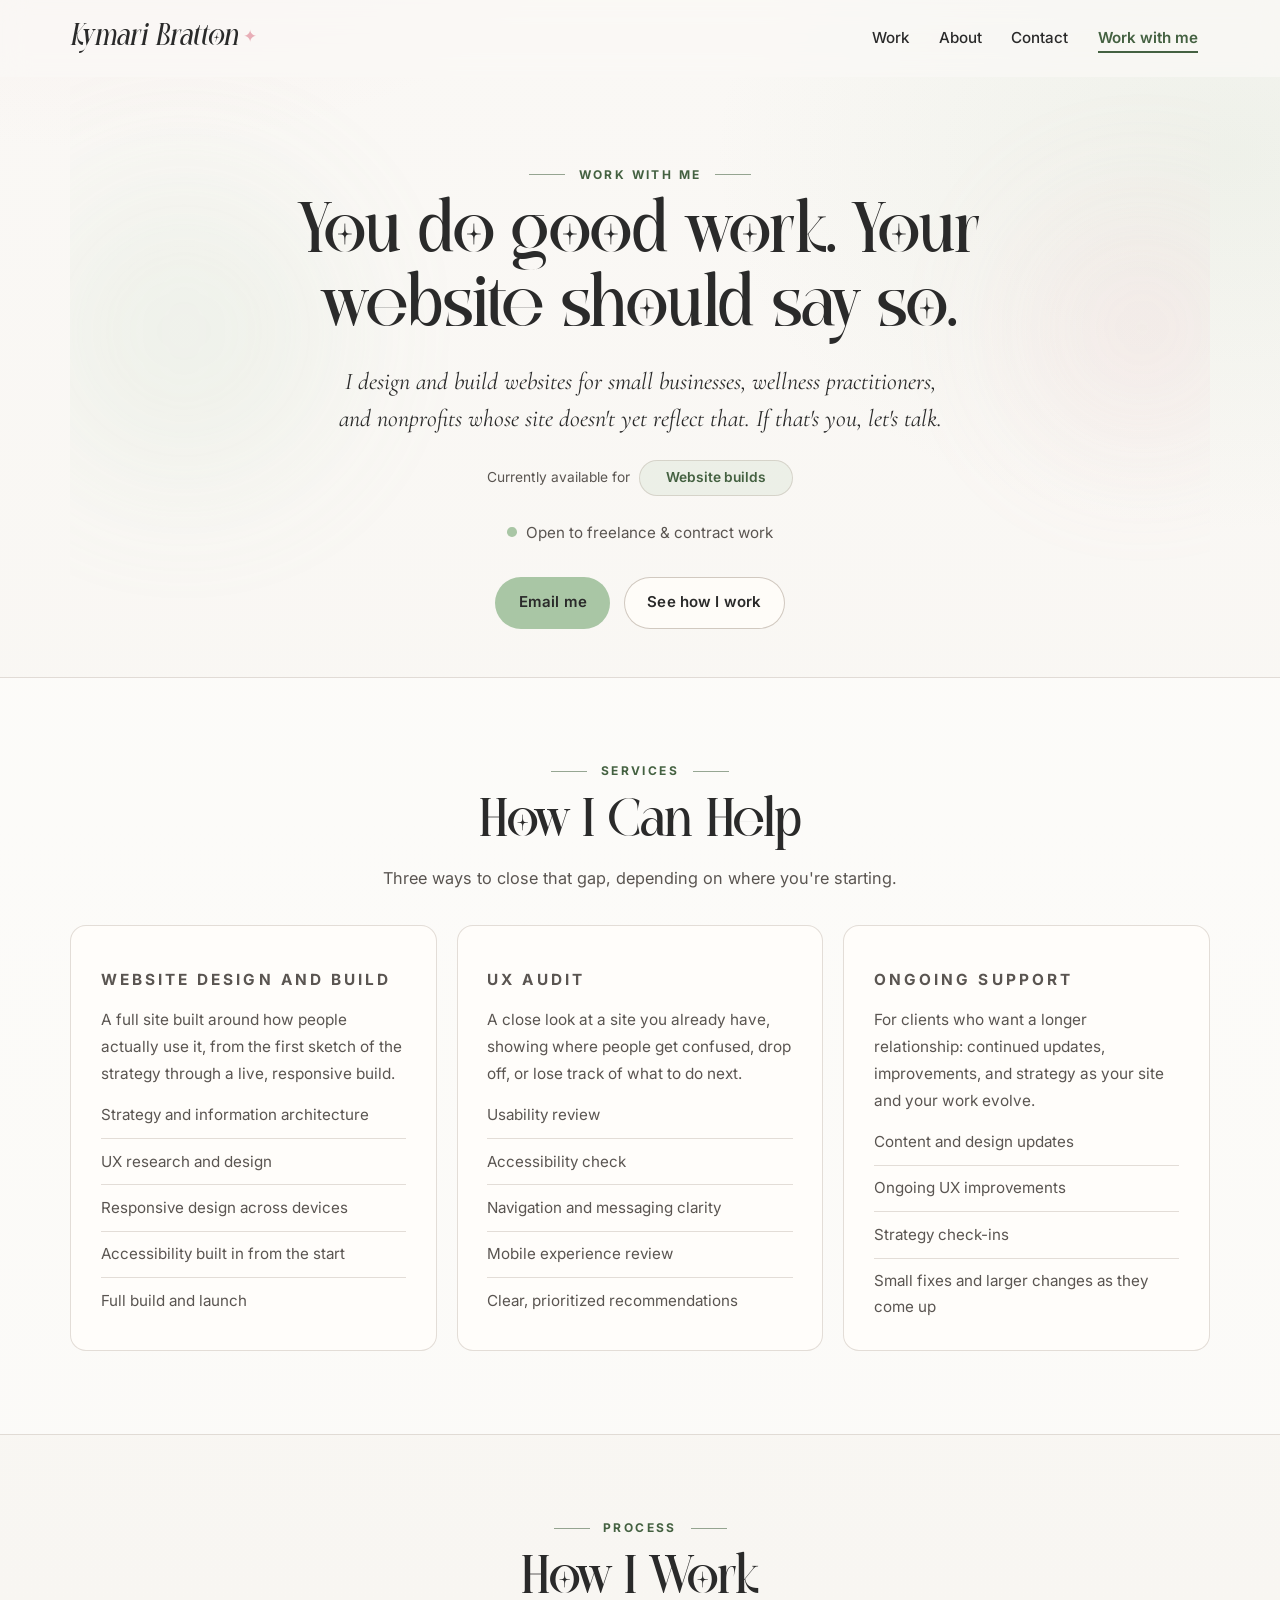
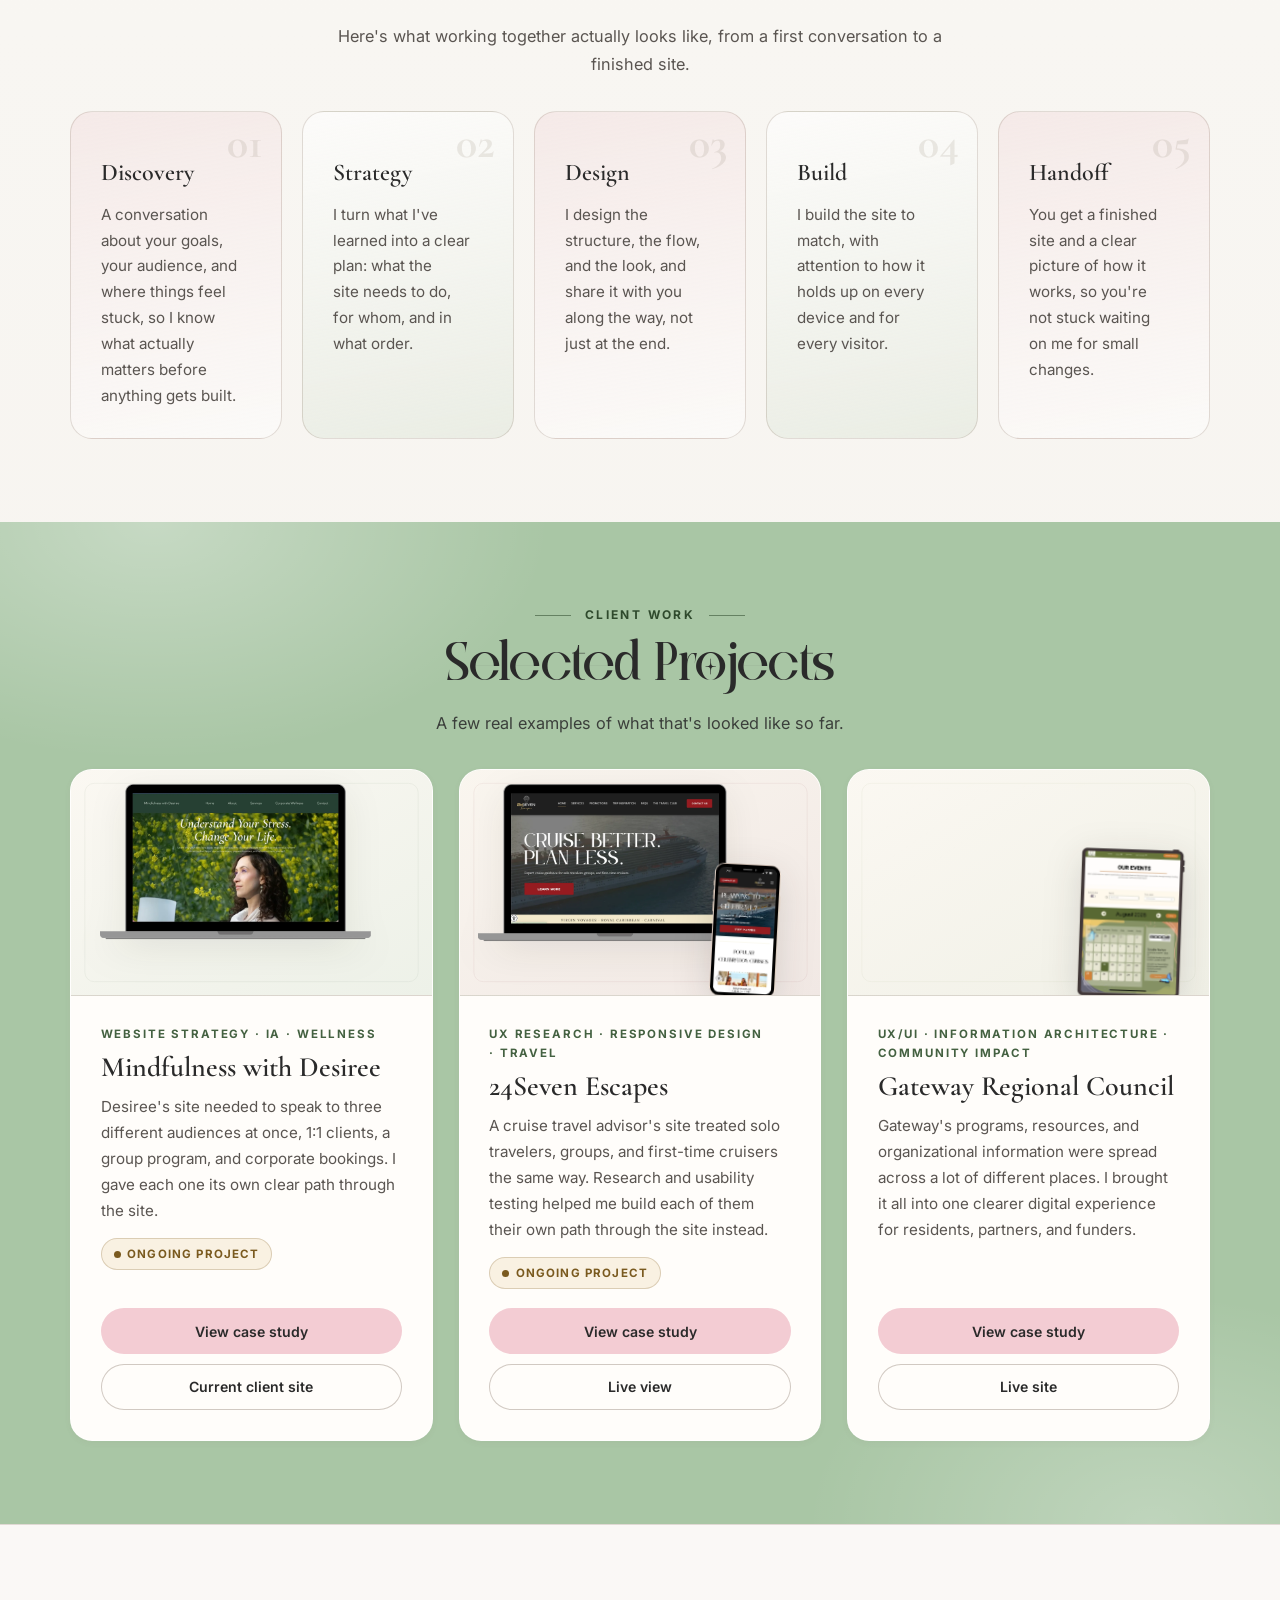
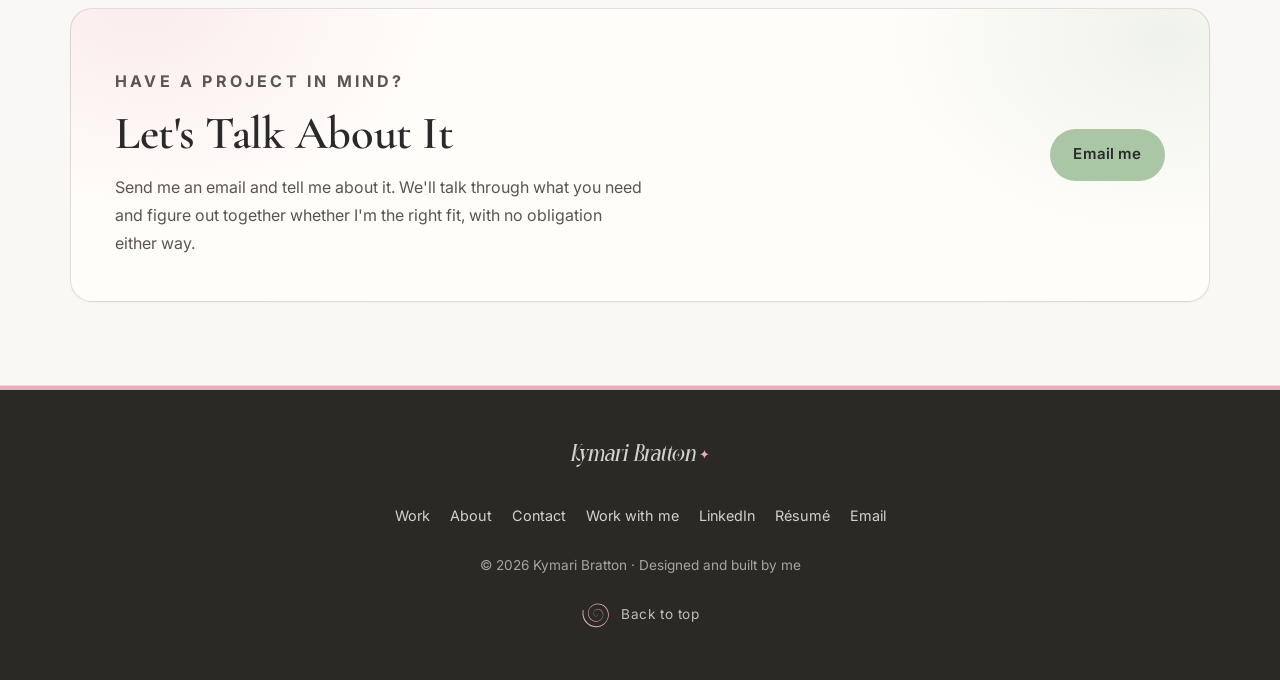
<file: work-with-me/index.html>
<!doctype html>
<html lang="en">
  <head>
    <meta charset="UTF-8" />
    <meta name="viewport" content="width=device-width, initial-scale=1.0" />

    <title>Work with me | Kymari Bratton</title>
    <meta
      name="description"
      content="Website design, UX audits, and ongoing support for small businesses, wellness practitioners, community organizations, and nonprofits, from Kymari Bratton."
    />
    <link rel="canonical" href="https://kymaribratton.com/work-with-me/" />
    <meta name="theme-color" content="#f8f6f2" />
    <meta property="og:type" content="website" />
    <meta property="og:site_name" content="Kymari Bratton" />
    <meta property="og:title" content="Work with me | Kymari Bratton" />
    <meta
      property="og:description"
      content="Website design, UX audits, and ongoing support for small businesses, wellness practitioners, community organizations, and nonprofits."
    />
    <meta property="og:url" content="https://kymaribratton.com/work-with-me/" />
    <link rel="icon" href="/assets/favicon.svg?v=2" type="image/svg+xml" />
    <link rel="preconnect" href="https://fonts.googleapis.com" />
    <link rel="preconnect" href="https://fonts.gstatic.com" crossorigin />
    <link
      href="https://fonts.googleapis.com/css2?family=Cormorant+Garamond:wght@600;700&family=Inter:wght@400;500;600;700&display=swap"
      rel="stylesheet"
    />
    <script>document.documentElement.classList.add("js")</script>
    <link rel="stylesheet" href="/styles.css?v=20261113l" />
  </head>

  <body>
    <a class="skip-link" href="#main">Skip to content</a>

    <header class="topbar" data-topbar>
      <div class="shell topbar-inner">
        <a class="brand" href="/">Kymari Bratton <i class="sparkle">&#10022;</i></a>
        <nav class="nav" aria-label="Primary">
          <a href="/#projects">Work</a>
          <a href="/about/">About</a>
          <a href="/contact/">Contact</a>
          <a href="/work-with-me/" aria-current="page">Work with me</a>
        </nav>
      </div>
    </header>

    <main id="main" data-page="work-with-me">
      <section class="shell contact-hero contact-hero--glow">
        <div data-reveal data-reveal-sequence>
          <p class="eyebrow eyebrow--rule">Work with me</p>
          <h1 class="display-title">
            You do good work. Your website should say so.
          </h1>
          <p class="subpage-lede">
            I design and build websites for small businesses, wellness practitioners, and
            nonprofits whose site doesn't yet reflect that. If that's you, let's talk.
          </p>

          <div class="hero-status hero-status--center">
            <span class="hero-status-label">Currently available for</span>
            <span class="hero-pill"
              ><span
                class="hero-pill-word"
                data-role-rotator
                data-roles="Website builds|UX audits|Ongoing support"
                >Website builds</span
              ></span
            >
          </div>

          <p class="availability availability--center">Open to freelance &amp; contract work</p>

          <div class="button-row button-row--center">
            <a class="button button--primary" href="mailto:kymaribratton@gmail.com">Email me</a>
            <a class="button button--secondary" href="#process">See how I work</a>
          </div>
        </div>
      </section>

      <section class="section section--tint">
        <div class="shell">
          <div class="section-head section-head--center" data-reveal>
            <p class="eyebrow eyebrow--rule">Services</p>
            <h2 class="display-title display-title--sm">How I Can Help</h2>
            <p class="section-intro">
              Three ways to close that gap, depending on where you're starting.
            </p>
          </div>

          <div class="grid-3">
            <article class="panel" data-reveal>
              <p class="eyebrow">Website design and build</p>
              <p>
                A full site built around how people actually use it, from the first sketch
                of the strategy through a live, responsive build.
              </p>
              <ul class="detail-list">
                <li>Strategy and information architecture</li>
                <li>UX research and design</li>
                <li>Responsive design across devices</li>
                <li>Accessibility built in from the start</li>
                <li>Full build and launch</li>
              </ul>
            </article>

            <article class="panel" data-reveal>
              <p class="eyebrow">UX audit</p>
              <p>
                A close look at a site you already have, showing where people get confused,
                drop off, or lose track of what to do next.
              </p>
              <ul class="detail-list">
                <li>Usability review</li>
                <li>Accessibility check</li>
                <li>Navigation and messaging clarity</li>
                <li>Mobile experience review</li>
                <li>Clear, prioritized recommendations</li>
              </ul>
            </article>

            <article class="panel" data-reveal>
              <p class="eyebrow">Ongoing support</p>
              <p>
                For clients who want a longer relationship: continued updates,
                improvements, and strategy as your site and your work evolve.
              </p>
              <ul class="detail-list">
                <li>Content and design updates</li>
                <li>Ongoing UX improvements</li>
                <li>Strategy check-ins</li>
                <li>Small fixes and larger changes as they come up</li>
              </ul>
            </article>
          </div>
        </div>
      </section>

      <section class="section shell" id="process">
        <div class="section-head section-head--center" data-reveal>
          <p class="eyebrow eyebrow--rule">Process</p>
          <h2 class="display-title display-title--sm">How I Work</h2>
          <p class="section-intro">
            Here's what working together actually looks like, from a first conversation to a
            finished site.
          </p>
        </div>

        <div class="grid-3 grid-3--five">
          <article class="value-card" data-reveal>
            <span aria-hidden="true" class="value-num">01</span>
            <h3>Discovery</h3>
            <p>
              A conversation about your goals, your audience, and where things feel stuck, so
              I know what actually matters before anything gets built.
            </p>
          </article>

          <article class="value-card" data-reveal>
            <span aria-hidden="true" class="value-num">02</span>
            <h3>Strategy</h3>
            <p>
              I turn what I've learned into a clear plan: what the site needs to do, for whom, and
              in what order.
            </p>
          </article>

          <article class="value-card" data-reveal>
            <span aria-hidden="true" class="value-num">03</span>
            <h3>Design</h3>
            <p>
              I design the structure, the flow, and the look, and share it with you along the way,
              not just at the end.
            </p>
          </article>

          <article class="value-card" data-reveal>
            <span aria-hidden="true" class="value-num">04</span>
            <h3>Build</h3>
            <p>
              I build the site to match, with attention to how it holds up on every device and for
              every visitor.
            </p>
          </article>

          <article class="value-card" data-reveal>
            <span aria-hidden="true" class="value-num">05</span>
            <h3>Handoff</h3>
            <p>
              You get a finished site and a clear picture of how it works, so you're not stuck
              waiting on me for small changes.
            </p>
          </article>
        </div>
      </section>

      <section class="band band--sage" id="client-work">
        <div class="shell">
          <div class="section-head section-head--center" data-reveal>
            <p class="eyebrow eyebrow--rule">Client work</p>
            <h2 class="display-title display-title--sm">Selected Projects</h2>
            <p class="section-intro">
              A few real examples of what that's looked like so far.
            </p>
          </div>

          <ul class="work-grid">
            <li>
              <article class="work-card" data-reveal>
                <figure class="work-cover work-cover--project" data-project="mindfulness">
                  <div class="project-stage">
                    <picture class="project-media project-media--secondary">
                      <source srcset="/assets/mindfulness-mobile.webp" type="image/webp" />
                      <img
                        src="/assets/mindfulness-mobile.png"
                        alt=""
                        width="650"
                        height="800"
                        loading="lazy"
                        decoding="async"
                      />
                    </picture>
                    <picture class="project-media project-media--primary">
                      <source srcset="/assets/mindfulness-desktop.webp" type="image/webp" />
                      <img
                        src="/assets/mindfulness-desktop.png"
                        alt="Mindfulness with Desiree website on laptop, with the mobile booking flow alongside"
                        width="1600"
                        height="1000"
                        loading="lazy"
                        decoding="async"
                      />
                    </picture>
                  </div>
                </figure>
                <div class="work-body">
                  <p class="work-label">Website Strategy &middot; IA &middot; Wellness</p>
                  <h3>Mindfulness with Desiree</h3>
                  <p class="work-summary">
                    Desiree's site needed to speak to three different audiences at once, 1:1
                    clients, a group program, and corporate bookings. I gave each one its own
                    clear path through the site.
                  </p>
                  <div class="status-row work-status" data-reveal data-reveal-sequence data-blur>
                    <span class="status status--ongoing">Ongoing project</span>
                  </div>
                  <div class="work-actions">
                    <a class="action action--fill" href="/case-study/mindfulness-with-desiree/"
                      >View case study</a
                    >
                    <a
                      class="action action--ghost"
                      href="https://mindfulnesswithdes.wixsite.com/site"
                      target="_blank"
                      rel="noopener"
                      >Current client site</a
                    >
                  </div>
                </div>
              </article>
            </li>

            <li>
              <article class="work-card" data-reveal>
                <figure class="work-cover work-cover--project" data-project="24seven">
                  <div class="project-stage">
                    <picture class="project-media project-media--primary">
                      <source srcset="/assets/24seven-desktop.webp" type="image/webp" />
                      <img
                        src="/assets/24seven-desktop.png"
                        alt="24Seven Escapes cruise travel website on laptop, with the mobile booking flow alongside"
                        width="1600"
                        height="1000"
                        loading="lazy"
                        decoding="async"
                      />
                    </picture>
                    <picture class="project-media project-media--secondary">
                      <source srcset="/assets/24seven-mobile.webp" type="image/webp" />
                      <img
                        src="/assets/24seven-mobile.png"
                        alt=""
                        width="650"
                        height="800"
                        loading="lazy"
                        decoding="async"
                      />
                    </picture>
                  </div>
                </figure>
                <div class="work-body">
                  <p class="work-label">UX Research &middot; Responsive Design &middot; Travel</p>
                  <h3>24Seven Escapes</h3>
                  <p class="work-summary">
                    A cruise travel advisor's site treated solo travelers, groups, and first-time
                    cruisers the same way. Research and usability testing helped me build each of
                    them their own path through the site instead.
                  </p>
                  <div class="status-row work-status" data-reveal data-reveal-sequence data-blur>
                    <span class="status status--ongoing">Ongoing project</span>
                  </div>
                  <div class="work-actions">
                    <a class="action action--fill" href="/case-study/24seven-escapes/"
                      >View case study</a
                    >
                    <a
                      class="action action--ghost"
                      href="https://www.24sevenescapes.com/"
                      target="_blank"
                      rel="noopener"
                      >Live view</a
                    >
                  </div>
                </div>
              </article>
            </li>

            <li>
              <article class="work-card" data-reveal>
                <figure class="work-cover work-cover--project" data-project="gateway">
                  <div class="project-stage">
                    <picture class="project-media project-media--primary">
                      <source srcset="/assets/gateway-desktop.webp" type="image/webp" />
                      <img
                        src="/assets/gateway-desktop.png"
                        alt="Gateway Regional Council funding impact dashboard on laptop, with the events calendar on tablet"
                        width="1600"
                        height="1000"
                        loading="lazy"
                        decoding="async"
                      />
                    </picture>
                    <picture class="project-media project-media--secondary">
                      <source srcset="/assets/gateway-tablet.webp" type="image/webp" />
                      <img
                        src="/assets/gateway-tablet.png"
                        alt=""
                        width="900"
                        height="1200"
                        loading="lazy"
                        decoding="async"
                      />
                    </picture>
                  </div>
                </figure>
                <div class="work-body">
                  <p class="work-label">UX/UI &middot; Information Architecture &middot; Community Impact</p>
                  <h3>Gateway Regional Council</h3>
                  <p class="work-summary">
                    Gateway's programs, resources, and organizational information were spread
                    across a lot of different places. I brought it all into one clearer digital
                    experience for residents, partners, and funders.
                  </p>
                  <div class="work-actions">
                    <a class="action action--fill" href="/case-study/gateway-regional-council/"
                      >View case study</a
                    >
                    <a
                      class="action action--ghost"
                      href="https://www.gatewayregionalcouncil.org/"
                      target="_blank"
                      rel="noopener"
                      >Live site</a
                    >
                  </div>
                </div>
              </article>
            </li>
          </ul>
        </div>
      </section>

      <section class="section section--tint">
        <div class="shell">
          <article class="card contact-card" data-reveal>
            <div>
              <p class="eyebrow">Have a project in mind?</p>
              <h2 class="display-title display-title--sm">Let's Talk About It</h2>
              <p>
                Send me an email and tell me about it. We'll talk through what you need and figure
                out together whether I'm the right fit, with no obligation either way.
              </p>
            </div>
            <div class="contact-actions">
              <a class="button button--primary" href="mailto:kymaribratton@gmail.com">Email me</a>
            </div>
          </article>
        </div>
      </section>
    </main>

    <nav class="tabbar" aria-label="Mobile"><a class="tabbar-link" href="/" data-tab="home"><span class="tabbar-icon"><svg viewBox="0 0 24 24" width="20" height="20" fill="none" stroke="currentColor" stroke-width="1.8" stroke-linecap="round" stroke-linejoin="round" aria-hidden="true" focusable="false"><path d="M15 21v-8a1 1 0 0 0-1-1h-4a1 1 0 0 0-1 1v8"/><path d="M3 10a2 2 0 0 1 .709-1.528l7-5.999a2 2 0 0 1 2.582 0l7 5.999A2 2 0 0 1 21 10v9a2 2 0 0 1-2 2H5a2 2 0 0 1-2-2z"/></svg></span><span>Home</span></a><a class="tabbar-link" href="/#projects" data-tab="work"><span class="tabbar-icon"><svg viewBox="0 0 24 24" width="20" height="20" fill="none" stroke="currentColor" stroke-width="1.8" stroke-linecap="round" stroke-linejoin="round" aria-hidden="true" focusable="false"><path d="M16 20V4a2 2 0 0 0-2-2h-4a2 2 0 0 0-2 2v16"/><rect width="20" height="14" x="2" y="6" rx="2"/></svg></span><span>Work</span></a><a class="tabbar-link" href="/about/" data-tab="about"><span class="tabbar-icon"><svg viewBox="0 0 24 24" width="20" height="20" fill="none" stroke="currentColor" stroke-width="1.8" stroke-linecap="round" stroke-linejoin="round" aria-hidden="true" focusable="false"><path d="M19 21v-2a4 4 0 0 0-4-4H9a4 4 0 0 0-4 4v2"/><circle cx="12" cy="7" r="4"/></svg></span><span>About</span></a><a class="tabbar-link" href="/contact/" data-tab="contact"><span class="tabbar-icon"><svg viewBox="0 0 24 24" width="20" height="20" fill="none" stroke="currentColor" stroke-width="1.8" stroke-linecap="round" stroke-linejoin="round" aria-hidden="true" focusable="false"><rect width="20" height="16" x="2" y="4" rx="2"/><path d="m22 7-8.97 5.7a1.94 1.94 0 0 1-2.06 0L2 7"/></svg></span><span>Contact</span></a></nav>
    <footer class="footer footer--dark">
      <div class="shell footer-inner">
        <a class="footer-brand" href="/">Kymari Bratton <i class="sparkle">&#10022;</i></a>
        <ul class="footer-links">
          <li><a href="/#projects">Work</a></li>
          <li><a href="/about/">About</a></li>
          <li><a href="/contact/">Contact</a></li>
          <li><a href="/work-with-me/">Work with me</a></li>
          <li><a href="https://www.linkedin.com/in/kymaribratton/" target="_blank" rel="noopener">LinkedIn</a></li>
          <li><a href="/assets/kymari-bratton-resume.pdf" target="_blank" rel="noopener">R&eacute;sum&eacute;</a></li>
          <li><a href="mailto:kymaribratton@gmail.com">Email</a></li>
        </ul>
        <p class="footer-fine">&copy; <span data-year>2026</span> Kymari Bratton &middot; Designed and built by me</p>
        <a class="footer-top" href="#" data-back-to-top><svg class="spiral" viewBox="-48 -48 96 96" width="28" height="28" aria-hidden="true" focusable="false"><path d="M1.0,0.2 L1.1,0.2 L1.1,0.3 L1.2,0.3 L1.3,0.4 L1.4,0.4 L1.5,0.5 L1.5,0.6 L1.6,0.7 L1.7,0.8 L1.7,0.9 L1.8,1.0 L1.8,1.1 L1.9,1.3 L1.9,1.4 L1.9,1.5 L2.0,1.7 L2.0,1.8 L2.0,1.9 L2.0,2.1 L2.0,2.3 L1.9,2.4 L1.9,2.6 L1.9,2.7 L1.8,2.9 L1.7,3.0 L1.7,3.2 L1.6,3.4 L1.5,3.5 L1.4,3.7 L1.2,3.8 L1.1,4.0 L1.0,4.1 L0.8,4.2 L0.7,4.3 L0.5,4.5 L0.3,4.6 L0.1,4.7 L-0.0,4.8 L-0.2,4.9 L-0.4,5.0 L-0.6,5.0 L-0.8,5.1 L-1.0,5.2 L-1.3,5.2 L-1.5,5.3 L-1.8,5.3 L-2.0,5.3 L-2.3,5.3 L-2.5,5.3 L-2.8,5.3 L-3.1,5.2 L-3.3,5.2 L-3.6,5.1 L-3.9,5.0 L-4.1,5.0 L-4.4,4.9 L-4.6,4.8 L-4.9,4.6 L-5.2,4.5 L-5.4,4.3 L-5.7,4.2 L-5.9,4.0 L-6.2,3.8 L-6.4,3.6 L-6.7,3.4 L-6.9,3.1 L-7.1,2.9 L-7.3,2.6 L-7.5,2.4 L-7.7,2.1 L-7.9,1.8 L-8.0,1.5 L-8.2,1.2 L-8.4,0.9 L-8.5,0.5 L-8.6,0.2 L-8.7,-0.1 L-8.8,-0.4 L-8.9,-0.8 L-8.9,-1.2 L-9.0,-1.6 L-9.0,-2.0 L-9.0,-2.4 L-9.0,-2.7 L-9.0,-3.2 L-9.0,-3.6 L-8.9,-4.0 L-8.9,-4.4 L-8.8,-4.8 L-8.7,-5.2 L-8.5,-5.6 L-8.4,-6.0 L-8.2,-6.4 L-8.0,-6.8 L-7.8,-7.2 L-7.6,-7.6 L-7.4,-8.0 L-7.1,-8.4 L-6.8,-8.7 L-6.5,-9.1 L-6.2,-9.4 L-5.9,-9.8 L-5.5,-10.1 L-5.1,-10.4 L-4.7,-10.7 L-4.3,-10.9 L-3.9,-11.2 L-3.5,-11.4 L-3.0,-11.7 L-2.5,-11.9 L-2.1,-12.1 L-1.6,-12.2 L-1.1,-12.4 L-0.6,-12.5 L-0.1,-12.6 L0.4,-12.7 L0.9,-12.8 L1.4,-12.8 L2.0,-12.8 L2.5,-12.8 L3.0,-12.8 L3.6,-12.8 L4.1,-12.7 L4.7,-12.6 L5.2,-12.5 L5.8,-12.4 L6.3,-12.2 L6.9,-12.0 L7.4,-11.8 L8.0,-11.6 L8.5,-11.3 L9.0,-11.0 L9.5,-10.7 L10.0,-10.4 L10.5,-10.0 L11.0,-9.7 L11.4,-9.3 L11.9,-8.8 L12.3,-8.4 L12.7,-8.0 L13.1,-7.5 L13.5,-7.0 L13.9,-6.5 L14.2,-5.9 L14.6,-5.4 L14.9,-4.8 L15.2,-4.2 L15.4,-3.6 L15.7,-3.0 L15.9,-2.4 L16.1,-1.7 L16.2,-1.1 L16.4,-0.4 L16.5,0.1 L16.6,0.8 L16.6,1.5 L16.7,2.2 L16.7,2.9 L16.6,3.6 L16.6,4.3 L16.5,5.0 L16.4,5.7 L16.2,6.4 L16.1,7.1 L15.9,7.8 L15.6,8.5 L15.4,9.2 L15.1,9.9 L14.7,10.6 L14.4,11.2 L14.0,11.9 L13.6,12.5 L13.1,13.2 L12.7,13.8 L12.2,14.4 L11.7,14.9 L11.1,15.5 L10.5,16.0 L9.9,16.5 L9.3,17.0 L8.6,17.4 L7.9,17.8 L7.2,18.2 L6.5,18.6 L5.7,18.9 L5.0,19.2 L4.2,19.5 L3.4,19.8 L2.6,20.0 L1.8,20.2 L1.0,20.3 L0.1,20.4 L-0.6,20.5 L-1.5,20.5 L-2.3,20.5 L-3.2,20.5 L-4.0,20.5 L-4.9,20.4 L-5.7,20.2 L-6.6,20.1 L-7.4,19.9 L-8.3,19.6 L-9.1,19.4 L-9.9,19.0 L-10.8,18.7 L-11.6,18.3 L-12.4,17.9 L-13.1,17.5 L-13.9,17.0 L-14.6,16.5 L-15.4,15.9 L-16.1,15.4 L-16.8,14.7 L-17.4,14.1 L-18.1,13.4 L-18.7,12.7 L-19.3,12.0 L-19.9,11.3 L-20.4,10.5 L-20.9,9.7 L-21.4,8.9 L-21.8,8.0 L-22.2,7.2 L-22.6,6.3 L-22.9,5.4 L-23.3,4.5 L-23.5,3.5 L-23.8,2.6 L-24.0,1.6 L-24.1,0.6 L-24.2,-0.3 L-24.3,-1.3 L-24.3,-2.3 L-24.3,-3.3 L-24.3,-4.3 L-24.2,-5.3 L-24.1,-6.3 L-23.9,-7.3 L-23.7,-8.3 L-23.4,-9.3 L-23.1,-10.3 L-22.8,-11.3 L-22.4,-12.3 L-22.0,-13.3 L-21.5,-14.2 L-21.0,-15.2 L-20.5,-16.1 L-19.9,-17.0 L-19.3,-17.9 L-18.6,-18.7 L-17.9,-19.6 L-17.2,-20.4 L-16.4,-21.1 L-15.6,-21.9 L-14.8,-22.6 L-13.9,-23.3 L-12.9,-23.9 L-12.0,-24.5 L-11.0,-25.0 L-10.0,-25.5 L-9.0,-26.0 L-7.9,-26.4 L-6.9,-26.8 L-5.8,-27.1 L-4.7,-27.4 L-3.6,-27.7 L-2.4,-27.9 L-1.3,-28.0 L-0.1,-28.2 L0.9,-28.2 L2.1,-28.2 L3.3,-28.2 L4.4,-28.1 L5.6,-28.0 L6.7,-27.9 L7.9,-27.6 L9.1,-27.4 L10.2,-27.1 L11.3,-26.7 L12.5,-26.3 L13.6,-25.8 L14.6,-25.3 L15.7,-24.8 L16.8,-24.2 L17.8,-23.6 L18.8,-22.9 L19.8,-22.2 L20.8,-21.4 L21.7,-20.6 L22.6,-19.8 L23.4,-18.9 L24.3,-18.0 L25.1,-17.0 L25.8,-16.0 L26.6,-15.0 L27.2,-14.0 L27.9,-12.9 L28.5,-11.8 L29.0,-10.6 L29.5,-9.5 L30.0,-8.3 L30.4,-7.1 L30.8,-5.8 L31.1,-4.6 L31.4,-3.3 L31.6,-2.1 L31.8,-0.8 L31.9,0.4 L32.0,1.8 L32.0,3.1 L32.0,4.4 L31.9,5.7 L31.7,7.0 L31.5,8.4 L31.3,9.7 L31.0,11.0 L30.6,12.3 L30.2,13.6 L29.7,14.8 L29.2,16.1 L28.6,17.3 L28.0,18.6 L27.3,19.8 L26.6,20.9 L25.8,22.1 L24.9,23.2 L24.1,24.3 L23.1,25.4 L22.2,26.4 L21.1,27.4 L20.1,28.3 L19.0,29.2 L17.8,30.0 L16.6,30.8 L15.3,31.5 L14.1,32.2 L12.8,32.8 L11.4,33.4 L10.1,33.9 L8.7,34.3 L7.3,34.7 L5.9,35.1 L4.5,35.4 L3.0,35.6 L1.6,35.8 L0.1,35.9 L-1.3,35.9 L-2.8,35.9 L-4.2,35.9 L-5.7,35.7 L-7.2,35.5 L-8.7,35.3 L-10.1,35.0 L-11.6,34.6 L-13.0,34.2 L-14.4,33.7 L-15.8,33.2 L-17.2,32.6 L-18.6,31.9 L-19.9,31.2 L-21.2,30.4 L-22.5,29.6 L-23.7,28.7 L-25.0,27.8 L-26.1,26.8 L-27.3,25.8 L-28.4,24.7 L-29.4,23.6 L-30.5,22.4 L-31.4,21.2 L-32.4,20.0 L-33.2,18.7 L-34.1,17.4 L-34.8,16.0 L-35.6,14.6 L-36.2,13.2 L-36.8,11.7 L-37.4,10.2 L-37.9,8.7 L-38.3,7.2 L-38.7,5.6 L-39.0,4.0 L-39.3,2.5 L-39.4,0.8 L-39.6,-0.7 L-39.6,-2.3 L-39.6,-3.9 L-39.5,-5.6 L-39.4,-7.2 L-39.2,-8.8 L-38.9,-10.4 L-38.6,-12.1 L-38.2,-13.7 L-37.7,-15.3 L-37.2,-16.8 L-36.5,-18.4 L-35.9,-19.9 L-35.1,-21.5 L-34.3,-22.9 L-33.5,-24.4 L-35.6,-25.8 L-36.6,-24.2 L-37.5,-22.7 L-38.3,-21.1 L-39.1,-19.5 L-39.7,-17.8 L-40.4,-16.2 L-40.9,-14.5 L-41.4,-12.8 L-41.8,-11.0 L-42.1,-9.3 L-42.4,-7.5 L-42.6,-5.8 L-42.7,-4.0 L-42.8,-2.3 L-42.7,-0.5 L-42.6,1.1 L-42.4,2.9 L-42.2,4.6 L-41.9,6.3 L-41.5,8.0 L-41.0,9.6 L-40.5,11.3 L-39.9,12.9 L-39.3,14.5 L-38.5,16.0 L-37.8,17.6 L-36.9,19.0 L-36.0,20.5 L-35.0,21.9 L-34.0,23.2 L-33.0,24.5 L-31.8,25.8 L-30.7,27.0 L-29.5,28.2 L-28.2,29.3 L-26.9,30.3 L-25.6,31.3 L-24.2,32.2 L-22.8,33.1 L-21.4,33.9 L-19.9,34.6 L-18.4,35.3 L-16.9,35.9 L-15.4,36.5 L-13.8,36.9 L-12.3,37.4 L-10.7,37.7 L-9.1,38.0 L-7.5,38.2 L-5.9,38.4 L-4.4,38.4 L-2.8,38.5 L-1.2,38.4 L0.3,38.3 L1.8,38.1 L3.4,37.9 L4.9,37.6 L6.4,37.2 L7.9,36.8 L9.4,36.3 L10.8,35.8 L12.2,35.2 L13.6,34.5 L14.9,33.8 L16.2,33.0 L17.5,32.2 L18.7,31.4 L19.9,30.5 L21.1,29.5 L22.2,28.6 L23.3,27.6 L24.4,26.6 L25.4,25.5 L26.4,24.4 L27.3,23.2 L28.1,22.0 L29.0,20.8 L29.7,19.6 L30.4,18.3 L31.1,17.0 L31.7,15.6 L32.2,14.3 L32.7,12.9 L33.1,11.6 L33.5,10.2 L33.8,8.8 L34.0,7.4 L34.2,6.0 L34.3,4.5 L34.4,3.1 L34.4,1.7 L34.3,0.3 L34.2,-1.0 L34.1,-2.4 L33.8,-3.8 L33.6,-5.2 L33.2,-6.5 L32.8,-7.8 L32.4,-9.1 L31.9,-10.4 L31.3,-11.7 L30.7,-12.9 L30.1,-14.1 L29.4,-15.3 L28.6,-16.4 L27.9,-17.5 L27.0,-18.6 L26.1,-19.6 L25.2,-20.6 L24.3,-21.5 L23.3,-22.4 L22.3,-23.3 L21.2,-24.1 L20.2,-24.9 L19.1,-25.6 L17.9,-26.2 L16.8,-26.8 L15.6,-27.4 L14.4,-27.9 L13.2,-28.4 L12.0,-28.8 L10.8,-29.1 L9.5,-29.4 L8.3,-29.7 L7.1,-29.9 L5.8,-30.0 L4.6,-30.1 L3.3,-30.2 L2.1,-30.2 L0.8,-30.1 L-0.3,-30.0 L-1.5,-29.8 L-2.7,-29.6 L-3.9,-29.3 L-5.1,-29.0 L-6.3,-28.7 L-7.4,-28.3 L-8.5,-27.8 L-9.6,-27.3 L-10.6,-26.8 L-11.7,-26.2 L-12.7,-25.6 L-13.7,-25.0 L-14.6,-24.3 L-15.5,-23.5 L-16.4,-22.8 L-17.3,-22.0 L-18.1,-21.2 L-18.9,-20.4 L-19.7,-19.6 L-20.4,-18.7 L-21.1,-17.8 L-21.7,-16.8 L-22.3,-15.9 L-22.9,-14.9 L-23.4,-13.9 L-23.8,-12.9 L-24.3,-11.9 L-24.7,-10.8 L-25.0,-9.8 L-25.3,-8.7 L-25.5,-7.7 L-25.7,-6.6 L-25.9,-5.5 L-26.0,-4.4 L-26.1,-3.3 L-26.1,-2.3 L-26.1,-1.2 L-26.0,-0.1 L-25.9,0.9 L-25.7,1.9 L-25.5,3.0 L-25.3,4.0 L-25.0,5.0 L-24.7,6.0 L-24.3,7.0 L-23.9,7.9 L-23.5,8.9 L-23.0,9.8 L-22.5,10.7 L-21.9,11.5 L-21.3,12.3 L-20.7,13.2 L-20.1,13.9 L-19.4,14.7 L-18.7,15.4 L-18.0,16.1 L-17.2,16.7 L-16.4,17.3 L-15.6,17.9 L-14.8,18.4 L-14.0,18.9 L-13.1,19.4 L-12.3,19.8 L-11.4,20.2 L-10.5,20.6 L-9.6,20.9 L-8.7,21.1 L-7.8,21.4 L-6.9,21.6 L-6.0,21.7 L-5.0,21.8 L-4.1,21.9 L-3.2,21.9 L-2.3,21.9 L-1.4,21.9 L-0.5,21.8 L0.3,21.7 L1.2,21.5 L2.1,21.3 L2.9,21.1 L3.7,20.9 L4.6,20.6 L5.4,20.3 L6.2,19.9 L6.9,19.5 L7.7,19.1 L8.4,18.7 L9.1,18.2 L9.8,17.7 L10.4,17.2 L11.1,16.6 L11.7,16.1 L12.3,15.5 L12.8,14.9 L13.4,14.3 L13.9,13.7 L14.4,13.1 L14.8,12.4 L15.2,11.7 L15.6,11.0 L16.0,10.3 L16.3,9.6 L16.6,8.9 L16.9,8.2 L17.1,7.4 L17.3,6.7 L17.5,5.9 L17.6,5.2 L17.7,4.4 L17.8,3.7 L17.8,2.9 L17.9,2.2 L17.8,1.4 L17.8,0.7 L17.7,0.0 L17.6,-0.7 L17.4,-1.4 L17.3,-2.1 L17.1,-2.8 L16.8,-3.4 L16.6,-4.1 L16.3,-4.7 L16.0,-5.4 L15.6,-6.0 L15.3,-6.6 L14.9,-7.2 L14.5,-7.7 L14.1,-8.2 L13.6,-8.8 L13.2,-9.3 L12.7,-9.7 L12.2,-10.2 L11.7,-10.6 L11.2,-11.0 L10.7,-11.3 L10.1,-11.7 L9.6,-12.0 L9.0,-12.3 L8.4,-12.6 L7.8,-12.8 L7.2,-13.0 L6.7,-13.2 L6.1,-13.4 L5.5,-13.5 L4.9,-13.6 L4.3,-13.7 L3.7,-13.7 L3.1,-13.8 L2.5,-13.8 L1.9,-13.8 L1.3,-13.7 L0.8,-13.6 L0.2,-13.6 L-0.2,-13.4 L-0.8,-13.3 L-1.3,-13.1 L-1.8,-13.0 L-2.3,-12.8 L-2.8,-12.5 L-3.3,-12.3 L-3.8,-12.0 L-4.2,-11.8 L-4.7,-11.5 L-5.1,-11.2 L-5.5,-10.9 L-5.9,-10.5 L-6.2,-10.2 L-6.6,-9.8 L-6.9,-9.4 L-7.2,-9.1 L-7.5,-8.7 L-7.8,-8.3 L-8.1,-7.9 L-8.3,-7.5 L-8.6,-7.1 L-8.8,-6.7 L-9.0,-6.2 L-9.1,-5.8 L-9.3,-5.4 L-9.4,-4.9 L-9.5,-4.5 L-9.6,-4.1 L-9.7,-3.6 L-9.7,-3.2 L-9.7,-2.8 L-9.8,-2.3 L-9.7,-1.9 L-9.7,-1.5 L-9.7,-1.1 L-9.6,-0.7 L-9.5,-0.3 L-9.4,0.0 L-9.3,0.4 L-9.2,0.8 L-9.0,1.2 L-8.9,1.5 L-8.7,1.8 L-8.5,2.2 L-8.3,2.5 L-8.1,2.8 L-7.9,3.1 L-7.7,3.4 L-7.4,3.7 L-7.2,3.9 L-6.9,4.1 L-6.6,4.4 L-6.4,4.6 L-6.1,4.8 L-5.8,4.9 L-5.5,5.1 L-5.2,5.3 L-4.9,5.4 L-4.6,5.5 L-4.3,5.6 L-4.0,5.7 L-3.7,5.8 L-3.4,5.8 L-3.1,5.9 L-2.8,5.9 L-2.6,5.9 L-2.3,5.9 L-2.0,5.9 L-1.7,5.9 L-1.4,5.8 L-1.2,5.8 L-0.9,5.7 L-0.7,5.6 L-0.4,5.5 L-0.2,5.4 L-0.0,5.3 L0.2,5.2 L0.4,5.1 L0.6,5.0 L0.8,4.8 L0.9,4.7 L1.1,4.5 L1.3,4.4 L1.4,4.2 L1.5,4.1 L1.7,3.9 L1.8,3.7 L1.9,3.5 L2.0,3.4 L2.0,3.2 L2.1,3.0 L2.2,2.8 L2.2,2.6 L2.3,2.5 L2.3,2.3 L2.3,2.1 L2.3,2.0 L2.3,1.8 L2.3,1.6 L2.3,1.5 L2.3,1.3 L2.3,1.1 L2.2,1.0 L2.2,0.9 L2.1,0.7 L2.0,0.6 L2.0,0.5 L1.9,0.3 L1.8,0.2 L1.7,0.1 L1.6,0.0 L1.5,-0.0 L1.4,-0.0 L1.3,-0.1 L1.1,-0.2 Z" fill="currentColor" transform="rotate(-20)"/></svg><span>Back to top</span></a>
      </div>
    </footer>

    <script src="/script.js?v=20261113l" defer></script>
  </body>
</html>
</file>
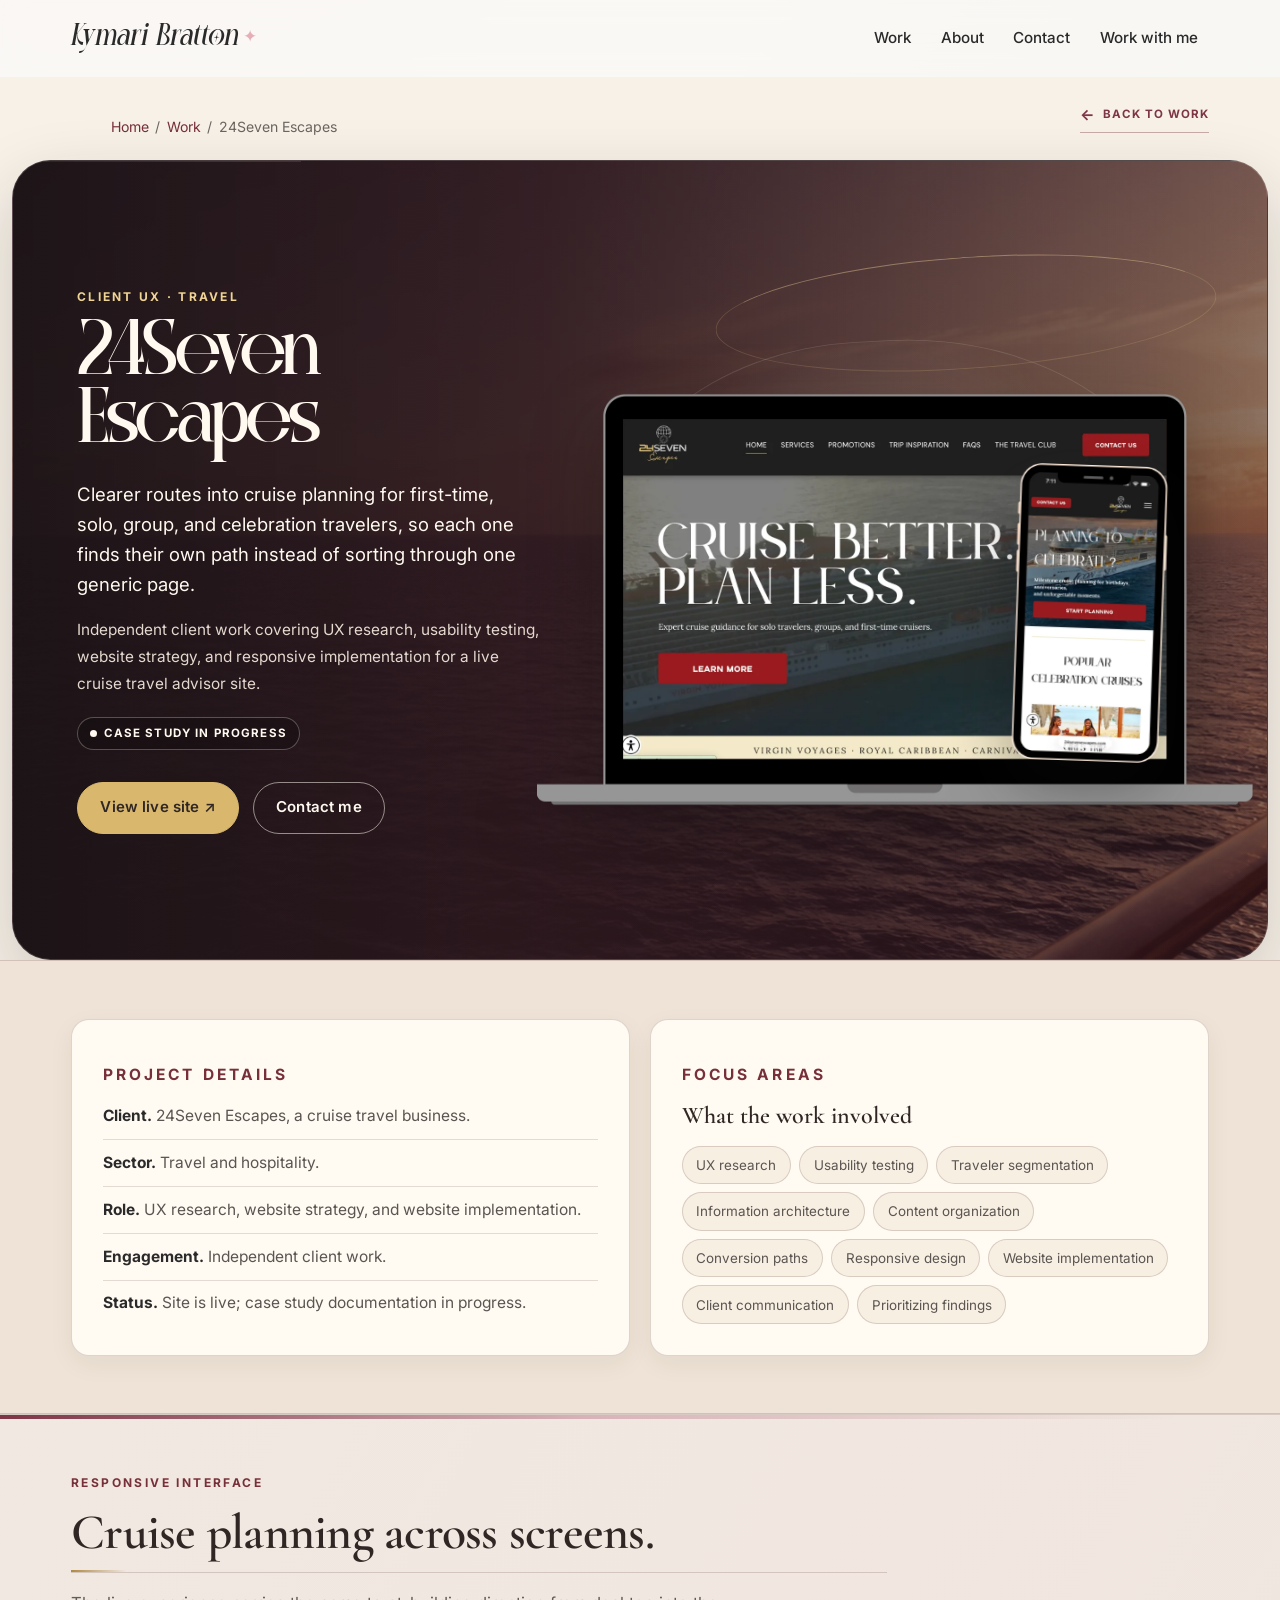
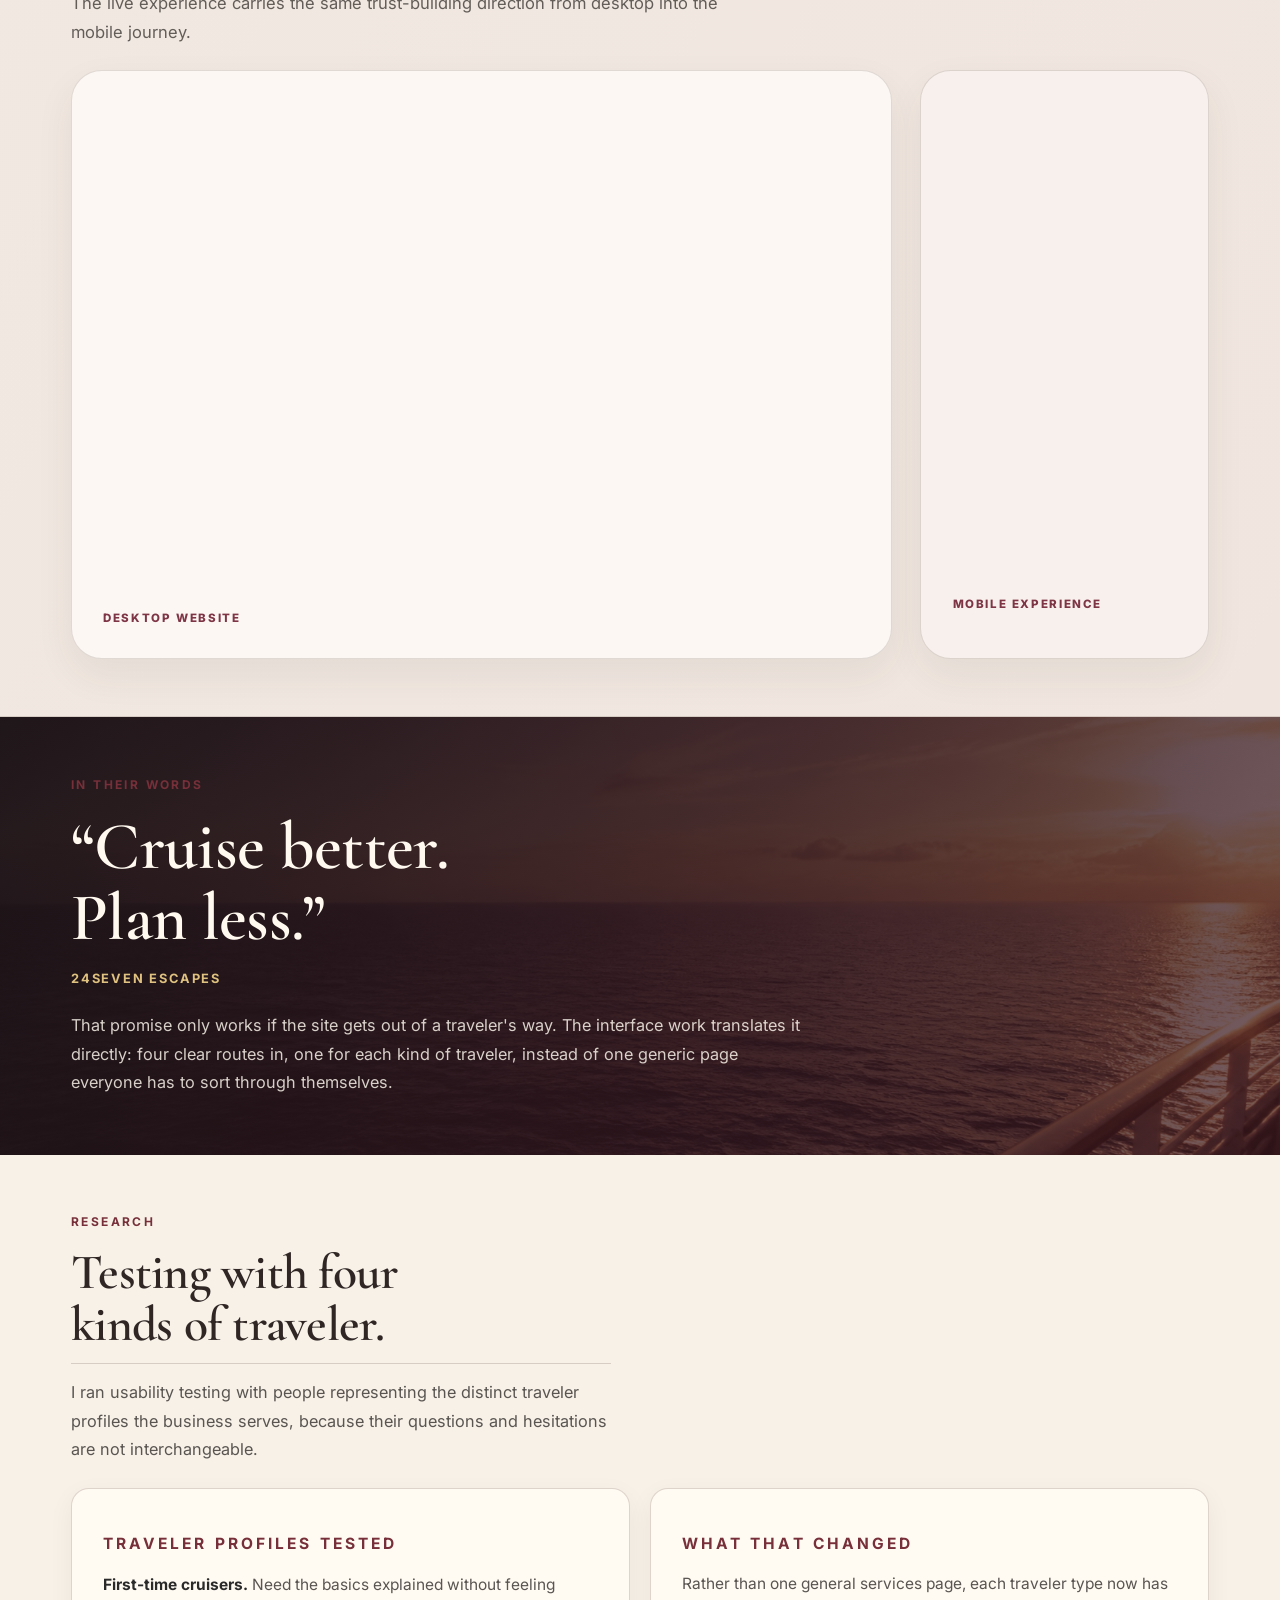
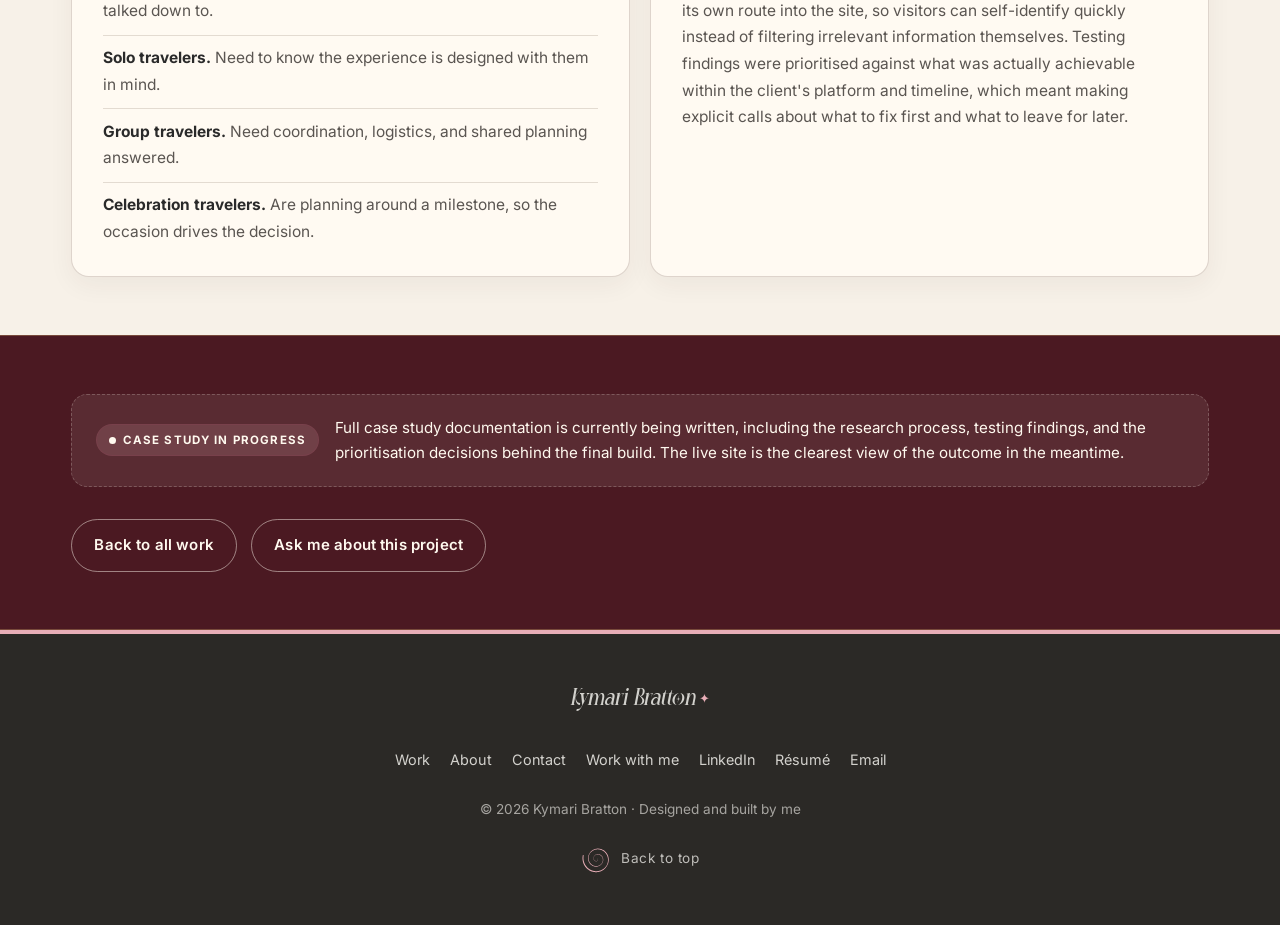
<file: case-study/24seven-escapes/index.html>
<!DOCTYPE html>

<html lang="en">
<head>
<meta charset="utf-8"/>
<meta content="width=device-width, initial-scale=1.0" name="viewport"/>
<title>24Seven Escapes | Kymari Bratton</title>
<meta content="UX strategy, usability testing, and responsive website implementation for a cruise travel advisor, with distinct journeys for solo, group, first-time, and celebration travelers. Case study in progress." name="description"/>
<link href="https://kymaribratton.com/case-study/24seven-escapes/" rel="canonical"/>
<meta content="#241b1b" name="theme-color"/>
<meta content="article" property="og:type"/>
<meta content="Kymari Bratton" property="og:site_name"/>
<meta content="24Seven Escapes | Kymari Bratton" property="og:title"/>
<meta content="Client UX work for a cruise travel advisor: usability testing, audience journeys, and responsive implementation. Case study in progress." property="og:description"/>
<meta content="https://kymaribratton.com/case-study/24seven-escapes/" property="og:url"/>
<link href="/assets/favicon.svg?v=2" rel="icon" type="image/svg+xml"/>
<link href="https://fonts.googleapis.com" rel="preconnect"/>
<link crossorigin="" href="https://fonts.gstatic.com" rel="preconnect"/>
<link href="https://fonts.googleapis.com/css2?family=Cormorant+Garamond:wght@600;700&amp;family=Inter:wght@400;500;600;700&amp;display=swap" rel="stylesheet"/>
<script>document.documentElement.classList.add("js")</script>
<link href="/styles.css?v=20261113l" rel="stylesheet"/>
</head>
<body>
<a class="skip-link" href="#main">Skip to content</a>
<header class="topbar" data-topbar="">
<div class="shell topbar-inner">
<a class="brand" href="/">Kymari Bratton <i class="sparkle">✦</i></a>
<nav aria-label="Primary" class="nav">
<a href="/#projects">Work</a>
<a href="/about/">About</a>
<a href="/contact/">Contact</a>
<a href="/work-with-me/">Work with me</a>
</nav>
</div>
</header>
<main class="case-world case-world--24seven case-study--immersive case-study--showcase" id="main" data-case="24seven">
<nav aria-label="Breadcrumb" class="shell case-breadcrumb-nav">
<ol class="breadcrumb">
<li><a href="/">Home</a></li>
<li aria-hidden="true">/</li>
<li><a href="/#projects">Work</a></li>
<li aria-hidden="true">/</li>
<li aria-current="page">24Seven Escapes</li>
</ol>
<a class="case-back-link" href="/#projects"><span aria-hidden="true">←</span> Back to work</a>
</nav>
<section class="shell subpage-hero case-hero--world case-hero--immersive">
<div aria-hidden="true" class="case-hero-curtain"></div>
<div class="subpage-copy" data-reveal="">
<p class="eyebrow">Client UX · Travel</p>
<h1 class="subpage-title">24Seven <span class="hover-word"><span class="hover-word-text">Escapes</span><span aria-hidden="true" class="hover-word-particles"><i class="particle particle--star" style="--tx:34px;--ty:-26px;--rot:16deg;--delay:.02s"></i><i class="particle particle--diamond" style="--tx:-32px;--ty:-20px;--rot:-14deg;--delay:.1s"></i><i class="particle particle--star" style="--tx:-40px;--ty:16px;--rot:10deg;--delay:.18s"></i><i class="particle particle--diamond" style="--tx:28px;--ty:24px;--rot:-10deg;--delay:.14s"></i></span></span></h1>
<p class="subpage-lede">
            Clearer routes into cruise planning for first-time, solo, group, and celebration
            travelers, so each one finds their own path instead of sorting through one generic page.
          </p>
<p class="subpage-note">
            Independent client work covering UX research, usability testing, website strategy, and
            responsive implementation for a live cruise travel advisor site.
          </p>
<div class="status-row status-row--spaced" data-reveal data-reveal-sequence data-blur>
<span class="status status--progress">Case study in progress</span>
</div>
<div class="button-row">
<a class="button button--primary" href="https://www.24sevenescapes.com/" rel="noopener" target="_blank">View live site ↗</a>
<a class="button button--secondary" href="/contact/">Contact me</a>
</div>
</div>
<div class="subpage-visual" data-reveal="">
<figure class="subpage-frame subpage-frame--devices">
<div class="case-device-pair" data-device-pair="24seven">
<picture class="case-device case-device--primary"><source srcset="/assets/24seven-desktop.webp" type="image/webp"/><img alt="24Seven Escapes cruise travel website on laptop, with the mobile booking flow alongside" decoding="async" height="1000" src="/assets/24seven-desktop.png" width="1600"/></picture>
<picture class="case-device case-device--secondary"><source srcset="/assets/24seven-mobile.webp" type="image/webp"/><img alt="" decoding="async" height="800" src="/assets/24seven-mobile.png" width="650"/></picture>
</div>
</figure>
</div>
</section>
<section class="section section--tint">
<div class="shell grid-2">
<article class="panel" data-reveal="">
<p class="eyebrow">Project details</p>
<ul class="detail-list">
<li><strong>Client.</strong> 24Seven Escapes, a cruise travel business.</li>
<li><strong>Sector.</strong> Travel and hospitality.</li>
<li>
<strong>Role.</strong> UX research, website strategy, and website implementation.
              </li>
<li><strong>Engagement.</strong> Independent client work.</li>
<li><strong>Status.</strong> Site is live; case study documentation in progress.</li>
</ul>
</article>
<article class="panel" data-reveal="">
<p class="eyebrow">Focus areas</p>
<h2>What the work involved</h2>
<ul class="pill-list" data-reveal data-reveal-sequence data-blur>
<li>UX research</li>
<li>Usability testing</li>
<li>Traveler segmentation</li>
<li>Information architecture</li>
<li>Content organization</li>
<li>Conversion paths</li>
<li>Responsive design</li>
<li>Website implementation</li>
<li>Client communication</li>
<li>Prioritizing findings</li>
</ul>
</article>
</div>
</section>
<section aria-labelledby="24seven-screens-title" class="section case-screen-showcase">
<div class="shell">
<div class="section-head case-screen-head" data-reveal="">
<p class="eyebrow">Responsive interface</p>
<h2 class="section-title" id="24seven-screens-title">Cruise planning across screens.</h2>
<p class="case-screen-intro">The live experience carries the same trust-building direction from desktop into the mobile journey.</p>
</div>
<div class="case-screen-grid">
<figure class="case-screen-card case-screen-card--primary" data-reveal="">
<div class="case-screen-media"><picture><source srcset="/assets/24seven-desktop.webp" type="image/webp"/><img alt="24Seven Escapes cruise travel website on laptop" decoding="async" height="1000" loading="lazy" src="/assets/24seven-desktop.png" width="1600"/></picture></div>
<figcaption>Desktop website</figcaption>
</figure>
<figure class="case-screen-card case-screen-card--secondary case-screen-card--phone" data-reveal="">
<div class="case-screen-media"><picture><source srcset="/assets/24seven-mobile.webp" type="image/webp"/><img alt="24Seven Escapes mobile experience" decoding="async" height="800" loading="lazy" src="/assets/24seven-mobile.png" width="650"/></picture></div>
<figcaption>Mobile experience</figcaption>
</figure>
</div>
</div>
</section>
<section class="section seven-editorial">
<div class="shell">
<p class="eyebrow" data-reveal="">In their words</p>
<blockquote class="seven-editorial-quote" data-reveal="">
<p>&ldquo;Cruise better. Plan less.&rdquo;</p>
<cite>24Seven Escapes</cite>
</blockquote>
<p class="seven-editorial-note" data-reveal="">
            That promise only works if the site gets out of a traveler's way. The interface work
            translates it directly: four clear routes in, one for each kind of traveler, instead of
            one generic page everyone has to sort through themselves.
          </p>
</div>
</section>
<section class="section shell">
<div class="section-head" data-reveal="">
<p class="eyebrow">Research</p>
<h2 class="section-title">Testing with four kinds of traveler.</h2>
<p class="section-intro">
            I ran usability testing with people representing the distinct traveler profiles the
            business serves, because their questions and hesitations are not interchangeable.
          </p>
</div>
<div class="grid-2">
<article class="panel" data-reveal="">
<p class="eyebrow">Traveler profiles tested</p>
<ul class="detail-list">
<li>
<strong>First-time cruisers.</strong> Need the basics explained without feeling
                talked down to.
              </li>
<li>
<strong>Solo travelers.</strong> Need to know the experience is designed with them
                in mind.
              </li>
<li>
<strong>Group travelers.</strong> Need coordination, logistics, and shared planning
                answered.
              </li>
<li>
<strong>Celebration travelers.</strong> Are planning around a milestone, so the
                occasion drives the decision.
              </li>
</ul>
</article>
<article class="panel" data-reveal="">
<p class="eyebrow">What that changed</p>
<p>
              Rather than one general services page, each traveler type now has its own route into
              the site, so visitors can self-identify quickly instead of filtering irrelevant
              information themselves. Testing findings were prioritised against what was actually
              achievable within the client's platform and timeline, which meant making explicit
              calls about what to fix first and what to leave for later.
            </p>
</article>
</div>
</section>
<section class="section section--tint">
<div class="shell">
<div class="progress-note" data-reveal="">
<span class="status status--progress">Case study in progress</span>
<p>
              Full case study documentation is currently being written, including the research
              process, testing findings, and the prioritisation decisions behind the final build.
              The live site is the clearest view of the outcome in the meantime.
            </p>
</div>
<div class="button-row" data-reveal="">
<a class="button button--secondary" href="/#projects">Back to all work</a>
<a class="button button--secondary" href="/contact/">Ask me about this project</a>
</div>
</div>
</section>
</main>
<nav class="tabbar" aria-label="Mobile"><a class="tabbar-link" href="/" data-tab="home"><span class="tabbar-icon"><svg viewBox="0 0 24 24" width="20" height="20" fill="none" stroke="currentColor" stroke-width="1.8" stroke-linecap="round" stroke-linejoin="round" aria-hidden="true" focusable="false"><path d="M15 21v-8a1 1 0 0 0-1-1h-4a1 1 0 0 0-1 1v8"/><path d="M3 10a2 2 0 0 1 .709-1.528l7-5.999a2 2 0 0 1 2.582 0l7 5.999A2 2 0 0 1 21 10v9a2 2 0 0 1-2 2H5a2 2 0 0 1-2-2z"/></svg></span><span>Home</span></a><a class="tabbar-link" href="/#projects" data-tab="work" aria-current="page"><span class="tabbar-icon"><svg viewBox="0 0 24 24" width="20" height="20" fill="none" stroke="currentColor" stroke-width="1.8" stroke-linecap="round" stroke-linejoin="round" aria-hidden="true" focusable="false"><path d="M16 20V4a2 2 0 0 0-2-2h-4a2 2 0 0 0-2 2v16"/><rect width="20" height="14" x="2" y="6" rx="2"/></svg></span><span>Work</span></a><a class="tabbar-link" href="/about/" data-tab="about"><span class="tabbar-icon"><svg viewBox="0 0 24 24" width="20" height="20" fill="none" stroke="currentColor" stroke-width="1.8" stroke-linecap="round" stroke-linejoin="round" aria-hidden="true" focusable="false"><path d="M19 21v-2a4 4 0 0 0-4-4H9a4 4 0 0 0-4 4v2"/><circle cx="12" cy="7" r="4"/></svg></span><span>About</span></a><a class="tabbar-link" href="/contact/" data-tab="contact"><span class="tabbar-icon"><svg viewBox="0 0 24 24" width="20" height="20" fill="none" stroke="currentColor" stroke-width="1.8" stroke-linecap="round" stroke-linejoin="round" aria-hidden="true" focusable="false"><rect width="20" height="16" x="2" y="4" rx="2"/><path d="m22 7-8.97 5.7a1.94 1.94 0 0 1-2.06 0L2 7"/></svg></span><span>Contact</span></a></nav>
<footer class="footer footer--dark">
<div class="shell footer-inner">
<a class="footer-brand" href="/">Kymari Bratton <i class="sparkle">✦</i></a>
<ul class="footer-links">
<li><a href="/#projects">Work</a></li>
<li><a href="/about/">About</a></li>
<li><a href="/contact/">Contact</a></li>
<li><a href="/work-with-me/">Work with me</a></li>
<li><a href="https://www.linkedin.com/in/kymaribratton/" rel="noopener" target="_blank">LinkedIn</a></li>
          <li><a href="/assets/kymari-bratton-resume.pdf" target="_blank" rel="noopener">R&eacute;sum&eacute;</a></li>
<li><a href="mailto:kymaribratton@gmail.com">Email</a></li>
</ul>
<p class="footer-fine">© <span data-year="">2026</span> Kymari Bratton · Designed and built by me</p>
        <a class="footer-top" href="#" data-back-to-top><svg class="spiral" viewBox="-48 -48 96 96" width="28" height="28" aria-hidden="true" focusable="false"><path d="M1.0,0.2 L1.1,0.2 L1.1,0.3 L1.2,0.3 L1.3,0.4 L1.4,0.4 L1.5,0.5 L1.5,0.6 L1.6,0.7 L1.7,0.8 L1.7,0.9 L1.8,1.0 L1.8,1.1 L1.9,1.3 L1.9,1.4 L1.9,1.5 L2.0,1.7 L2.0,1.8 L2.0,1.9 L2.0,2.1 L2.0,2.3 L1.9,2.4 L1.9,2.6 L1.9,2.7 L1.8,2.9 L1.7,3.0 L1.7,3.2 L1.6,3.4 L1.5,3.5 L1.4,3.7 L1.2,3.8 L1.1,4.0 L1.0,4.1 L0.8,4.2 L0.7,4.3 L0.5,4.5 L0.3,4.6 L0.1,4.7 L-0.0,4.8 L-0.2,4.9 L-0.4,5.0 L-0.6,5.0 L-0.8,5.1 L-1.0,5.2 L-1.3,5.2 L-1.5,5.3 L-1.8,5.3 L-2.0,5.3 L-2.3,5.3 L-2.5,5.3 L-2.8,5.3 L-3.1,5.2 L-3.3,5.2 L-3.6,5.1 L-3.9,5.0 L-4.1,5.0 L-4.4,4.9 L-4.6,4.8 L-4.9,4.6 L-5.2,4.5 L-5.4,4.3 L-5.7,4.2 L-5.9,4.0 L-6.2,3.8 L-6.4,3.6 L-6.7,3.4 L-6.9,3.1 L-7.1,2.9 L-7.3,2.6 L-7.5,2.4 L-7.7,2.1 L-7.9,1.8 L-8.0,1.5 L-8.2,1.2 L-8.4,0.9 L-8.5,0.5 L-8.6,0.2 L-8.7,-0.1 L-8.8,-0.4 L-8.9,-0.8 L-8.9,-1.2 L-9.0,-1.6 L-9.0,-2.0 L-9.0,-2.4 L-9.0,-2.7 L-9.0,-3.2 L-9.0,-3.6 L-8.9,-4.0 L-8.9,-4.4 L-8.8,-4.8 L-8.7,-5.2 L-8.5,-5.6 L-8.4,-6.0 L-8.2,-6.4 L-8.0,-6.8 L-7.8,-7.2 L-7.6,-7.6 L-7.4,-8.0 L-7.1,-8.4 L-6.8,-8.7 L-6.5,-9.1 L-6.2,-9.4 L-5.9,-9.8 L-5.5,-10.1 L-5.1,-10.4 L-4.7,-10.7 L-4.3,-10.9 L-3.9,-11.2 L-3.5,-11.4 L-3.0,-11.7 L-2.5,-11.9 L-2.1,-12.1 L-1.6,-12.2 L-1.1,-12.4 L-0.6,-12.5 L-0.1,-12.6 L0.4,-12.7 L0.9,-12.8 L1.4,-12.8 L2.0,-12.8 L2.5,-12.8 L3.0,-12.8 L3.6,-12.8 L4.1,-12.7 L4.7,-12.6 L5.2,-12.5 L5.8,-12.4 L6.3,-12.2 L6.9,-12.0 L7.4,-11.8 L8.0,-11.6 L8.5,-11.3 L9.0,-11.0 L9.5,-10.7 L10.0,-10.4 L10.5,-10.0 L11.0,-9.7 L11.4,-9.3 L11.9,-8.8 L12.3,-8.4 L12.7,-8.0 L13.1,-7.5 L13.5,-7.0 L13.9,-6.5 L14.2,-5.9 L14.6,-5.4 L14.9,-4.8 L15.2,-4.2 L15.4,-3.6 L15.7,-3.0 L15.9,-2.4 L16.1,-1.7 L16.2,-1.1 L16.4,-0.4 L16.5,0.1 L16.6,0.8 L16.6,1.5 L16.7,2.2 L16.7,2.9 L16.6,3.6 L16.6,4.3 L16.5,5.0 L16.4,5.7 L16.2,6.4 L16.1,7.1 L15.9,7.8 L15.6,8.5 L15.4,9.2 L15.1,9.9 L14.7,10.6 L14.4,11.2 L14.0,11.9 L13.6,12.5 L13.1,13.2 L12.7,13.8 L12.2,14.4 L11.7,14.9 L11.1,15.5 L10.5,16.0 L9.9,16.5 L9.3,17.0 L8.6,17.4 L7.9,17.8 L7.2,18.2 L6.5,18.6 L5.7,18.9 L5.0,19.2 L4.2,19.5 L3.4,19.8 L2.6,20.0 L1.8,20.2 L1.0,20.3 L0.1,20.4 L-0.6,20.5 L-1.5,20.5 L-2.3,20.5 L-3.2,20.5 L-4.0,20.5 L-4.9,20.4 L-5.7,20.2 L-6.6,20.1 L-7.4,19.9 L-8.3,19.6 L-9.1,19.4 L-9.9,19.0 L-10.8,18.7 L-11.6,18.3 L-12.4,17.9 L-13.1,17.5 L-13.9,17.0 L-14.6,16.5 L-15.4,15.9 L-16.1,15.4 L-16.8,14.7 L-17.4,14.1 L-18.1,13.4 L-18.7,12.7 L-19.3,12.0 L-19.9,11.3 L-20.4,10.5 L-20.9,9.7 L-21.4,8.9 L-21.8,8.0 L-22.2,7.2 L-22.6,6.3 L-22.9,5.4 L-23.3,4.5 L-23.5,3.5 L-23.8,2.6 L-24.0,1.6 L-24.1,0.6 L-24.2,-0.3 L-24.3,-1.3 L-24.3,-2.3 L-24.3,-3.3 L-24.3,-4.3 L-24.2,-5.3 L-24.1,-6.3 L-23.9,-7.3 L-23.7,-8.3 L-23.4,-9.3 L-23.1,-10.3 L-22.8,-11.3 L-22.4,-12.3 L-22.0,-13.3 L-21.5,-14.2 L-21.0,-15.2 L-20.5,-16.1 L-19.9,-17.0 L-19.3,-17.9 L-18.6,-18.7 L-17.9,-19.6 L-17.2,-20.4 L-16.4,-21.1 L-15.6,-21.9 L-14.8,-22.6 L-13.9,-23.3 L-12.9,-23.9 L-12.0,-24.5 L-11.0,-25.0 L-10.0,-25.5 L-9.0,-26.0 L-7.9,-26.4 L-6.9,-26.8 L-5.8,-27.1 L-4.7,-27.4 L-3.6,-27.7 L-2.4,-27.9 L-1.3,-28.0 L-0.1,-28.2 L0.9,-28.2 L2.1,-28.2 L3.3,-28.2 L4.4,-28.1 L5.6,-28.0 L6.7,-27.9 L7.9,-27.6 L9.1,-27.4 L10.2,-27.1 L11.3,-26.7 L12.5,-26.3 L13.6,-25.8 L14.6,-25.3 L15.7,-24.8 L16.8,-24.2 L17.8,-23.6 L18.8,-22.9 L19.8,-22.2 L20.8,-21.4 L21.7,-20.6 L22.6,-19.8 L23.4,-18.9 L24.3,-18.0 L25.1,-17.0 L25.8,-16.0 L26.6,-15.0 L27.2,-14.0 L27.9,-12.9 L28.5,-11.8 L29.0,-10.6 L29.5,-9.5 L30.0,-8.3 L30.4,-7.1 L30.8,-5.8 L31.1,-4.6 L31.4,-3.3 L31.6,-2.1 L31.8,-0.8 L31.9,0.4 L32.0,1.8 L32.0,3.1 L32.0,4.4 L31.9,5.7 L31.7,7.0 L31.5,8.4 L31.3,9.7 L31.0,11.0 L30.6,12.3 L30.2,13.6 L29.7,14.8 L29.2,16.1 L28.6,17.3 L28.0,18.6 L27.3,19.8 L26.6,20.9 L25.8,22.1 L24.9,23.2 L24.1,24.3 L23.1,25.4 L22.2,26.4 L21.1,27.4 L20.1,28.3 L19.0,29.2 L17.8,30.0 L16.6,30.8 L15.3,31.5 L14.1,32.2 L12.8,32.8 L11.4,33.4 L10.1,33.9 L8.7,34.3 L7.3,34.7 L5.9,35.1 L4.5,35.4 L3.0,35.6 L1.6,35.8 L0.1,35.9 L-1.3,35.9 L-2.8,35.9 L-4.2,35.9 L-5.7,35.7 L-7.2,35.5 L-8.7,35.3 L-10.1,35.0 L-11.6,34.6 L-13.0,34.2 L-14.4,33.7 L-15.8,33.2 L-17.2,32.6 L-18.6,31.9 L-19.9,31.2 L-21.2,30.4 L-22.5,29.6 L-23.7,28.7 L-25.0,27.8 L-26.1,26.8 L-27.3,25.8 L-28.4,24.7 L-29.4,23.6 L-30.5,22.4 L-31.4,21.2 L-32.4,20.0 L-33.2,18.7 L-34.1,17.4 L-34.8,16.0 L-35.6,14.6 L-36.2,13.2 L-36.8,11.7 L-37.4,10.2 L-37.9,8.7 L-38.3,7.2 L-38.7,5.6 L-39.0,4.0 L-39.3,2.5 L-39.4,0.8 L-39.6,-0.7 L-39.6,-2.3 L-39.6,-3.9 L-39.5,-5.6 L-39.4,-7.2 L-39.2,-8.8 L-38.9,-10.4 L-38.6,-12.1 L-38.2,-13.7 L-37.7,-15.3 L-37.2,-16.8 L-36.5,-18.4 L-35.9,-19.9 L-35.1,-21.5 L-34.3,-22.9 L-33.5,-24.4 L-35.6,-25.8 L-36.6,-24.2 L-37.5,-22.7 L-38.3,-21.1 L-39.1,-19.5 L-39.7,-17.8 L-40.4,-16.2 L-40.9,-14.5 L-41.4,-12.8 L-41.8,-11.0 L-42.1,-9.3 L-42.4,-7.5 L-42.6,-5.8 L-42.7,-4.0 L-42.8,-2.3 L-42.7,-0.5 L-42.6,1.1 L-42.4,2.9 L-42.2,4.6 L-41.9,6.3 L-41.5,8.0 L-41.0,9.6 L-40.5,11.3 L-39.9,12.9 L-39.3,14.5 L-38.5,16.0 L-37.8,17.6 L-36.9,19.0 L-36.0,20.5 L-35.0,21.9 L-34.0,23.2 L-33.0,24.5 L-31.8,25.8 L-30.7,27.0 L-29.5,28.2 L-28.2,29.3 L-26.9,30.3 L-25.6,31.3 L-24.2,32.2 L-22.8,33.1 L-21.4,33.9 L-19.9,34.6 L-18.4,35.3 L-16.9,35.9 L-15.4,36.5 L-13.8,36.9 L-12.3,37.4 L-10.7,37.7 L-9.1,38.0 L-7.5,38.2 L-5.9,38.4 L-4.4,38.4 L-2.8,38.5 L-1.2,38.4 L0.3,38.3 L1.8,38.1 L3.4,37.9 L4.9,37.6 L6.4,37.2 L7.9,36.8 L9.4,36.3 L10.8,35.8 L12.2,35.2 L13.6,34.5 L14.9,33.8 L16.2,33.0 L17.5,32.2 L18.7,31.4 L19.9,30.5 L21.1,29.5 L22.2,28.6 L23.3,27.6 L24.4,26.6 L25.4,25.5 L26.4,24.4 L27.3,23.2 L28.1,22.0 L29.0,20.8 L29.7,19.6 L30.4,18.3 L31.1,17.0 L31.7,15.6 L32.2,14.3 L32.7,12.9 L33.1,11.6 L33.5,10.2 L33.8,8.8 L34.0,7.4 L34.2,6.0 L34.3,4.5 L34.4,3.1 L34.4,1.7 L34.3,0.3 L34.2,-1.0 L34.1,-2.4 L33.8,-3.8 L33.6,-5.2 L33.2,-6.5 L32.8,-7.8 L32.4,-9.1 L31.9,-10.4 L31.3,-11.7 L30.7,-12.9 L30.1,-14.1 L29.4,-15.3 L28.6,-16.4 L27.9,-17.5 L27.0,-18.6 L26.1,-19.6 L25.2,-20.6 L24.3,-21.5 L23.3,-22.4 L22.3,-23.3 L21.2,-24.1 L20.2,-24.9 L19.1,-25.6 L17.9,-26.2 L16.8,-26.8 L15.6,-27.4 L14.4,-27.9 L13.2,-28.4 L12.0,-28.8 L10.8,-29.1 L9.5,-29.4 L8.3,-29.7 L7.1,-29.9 L5.8,-30.0 L4.6,-30.1 L3.3,-30.2 L2.1,-30.2 L0.8,-30.1 L-0.3,-30.0 L-1.5,-29.8 L-2.7,-29.6 L-3.9,-29.3 L-5.1,-29.0 L-6.3,-28.7 L-7.4,-28.3 L-8.5,-27.8 L-9.6,-27.3 L-10.6,-26.8 L-11.7,-26.2 L-12.7,-25.6 L-13.7,-25.0 L-14.6,-24.3 L-15.5,-23.5 L-16.4,-22.8 L-17.3,-22.0 L-18.1,-21.2 L-18.9,-20.4 L-19.7,-19.6 L-20.4,-18.7 L-21.1,-17.8 L-21.7,-16.8 L-22.3,-15.9 L-22.9,-14.9 L-23.4,-13.9 L-23.8,-12.9 L-24.3,-11.9 L-24.7,-10.8 L-25.0,-9.8 L-25.3,-8.7 L-25.5,-7.7 L-25.7,-6.6 L-25.9,-5.5 L-26.0,-4.4 L-26.1,-3.3 L-26.1,-2.3 L-26.1,-1.2 L-26.0,-0.1 L-25.9,0.9 L-25.7,1.9 L-25.5,3.0 L-25.3,4.0 L-25.0,5.0 L-24.7,6.0 L-24.3,7.0 L-23.9,7.9 L-23.5,8.9 L-23.0,9.8 L-22.5,10.7 L-21.9,11.5 L-21.3,12.3 L-20.7,13.2 L-20.1,13.9 L-19.4,14.7 L-18.7,15.4 L-18.0,16.1 L-17.2,16.7 L-16.4,17.3 L-15.6,17.9 L-14.8,18.4 L-14.0,18.9 L-13.1,19.4 L-12.3,19.8 L-11.4,20.2 L-10.5,20.6 L-9.6,20.9 L-8.7,21.1 L-7.8,21.4 L-6.9,21.6 L-6.0,21.7 L-5.0,21.8 L-4.1,21.9 L-3.2,21.9 L-2.3,21.9 L-1.4,21.9 L-0.5,21.8 L0.3,21.7 L1.2,21.5 L2.1,21.3 L2.9,21.1 L3.7,20.9 L4.6,20.6 L5.4,20.3 L6.2,19.9 L6.9,19.5 L7.7,19.1 L8.4,18.7 L9.1,18.2 L9.8,17.7 L10.4,17.2 L11.1,16.6 L11.7,16.1 L12.3,15.5 L12.8,14.9 L13.4,14.3 L13.9,13.7 L14.4,13.1 L14.8,12.4 L15.2,11.7 L15.6,11.0 L16.0,10.3 L16.3,9.6 L16.6,8.9 L16.9,8.2 L17.1,7.4 L17.3,6.7 L17.5,5.9 L17.6,5.2 L17.7,4.4 L17.8,3.7 L17.8,2.9 L17.9,2.2 L17.8,1.4 L17.8,0.7 L17.7,0.0 L17.6,-0.7 L17.4,-1.4 L17.3,-2.1 L17.1,-2.8 L16.8,-3.4 L16.6,-4.1 L16.3,-4.7 L16.0,-5.4 L15.6,-6.0 L15.3,-6.6 L14.9,-7.2 L14.5,-7.7 L14.1,-8.2 L13.6,-8.8 L13.2,-9.3 L12.7,-9.7 L12.2,-10.2 L11.7,-10.6 L11.2,-11.0 L10.7,-11.3 L10.1,-11.7 L9.6,-12.0 L9.0,-12.3 L8.4,-12.6 L7.8,-12.8 L7.2,-13.0 L6.7,-13.2 L6.1,-13.4 L5.5,-13.5 L4.9,-13.6 L4.3,-13.7 L3.7,-13.7 L3.1,-13.8 L2.5,-13.8 L1.9,-13.8 L1.3,-13.7 L0.8,-13.6 L0.2,-13.6 L-0.2,-13.4 L-0.8,-13.3 L-1.3,-13.1 L-1.8,-13.0 L-2.3,-12.8 L-2.8,-12.5 L-3.3,-12.3 L-3.8,-12.0 L-4.2,-11.8 L-4.7,-11.5 L-5.1,-11.2 L-5.5,-10.9 L-5.9,-10.5 L-6.2,-10.2 L-6.6,-9.8 L-6.9,-9.4 L-7.2,-9.1 L-7.5,-8.7 L-7.8,-8.3 L-8.1,-7.9 L-8.3,-7.5 L-8.6,-7.1 L-8.8,-6.7 L-9.0,-6.2 L-9.1,-5.8 L-9.3,-5.4 L-9.4,-4.9 L-9.5,-4.5 L-9.6,-4.1 L-9.7,-3.6 L-9.7,-3.2 L-9.7,-2.8 L-9.8,-2.3 L-9.7,-1.9 L-9.7,-1.5 L-9.7,-1.1 L-9.6,-0.7 L-9.5,-0.3 L-9.4,0.0 L-9.3,0.4 L-9.2,0.8 L-9.0,1.2 L-8.9,1.5 L-8.7,1.8 L-8.5,2.2 L-8.3,2.5 L-8.1,2.8 L-7.9,3.1 L-7.7,3.4 L-7.4,3.7 L-7.2,3.9 L-6.9,4.1 L-6.6,4.4 L-6.4,4.6 L-6.1,4.8 L-5.8,4.9 L-5.5,5.1 L-5.2,5.3 L-4.9,5.4 L-4.6,5.5 L-4.3,5.6 L-4.0,5.7 L-3.7,5.8 L-3.4,5.8 L-3.1,5.9 L-2.8,5.9 L-2.6,5.9 L-2.3,5.9 L-2.0,5.9 L-1.7,5.9 L-1.4,5.8 L-1.2,5.8 L-0.9,5.7 L-0.7,5.6 L-0.4,5.5 L-0.2,5.4 L-0.0,5.3 L0.2,5.2 L0.4,5.1 L0.6,5.0 L0.8,4.8 L0.9,4.7 L1.1,4.5 L1.3,4.4 L1.4,4.2 L1.5,4.1 L1.7,3.9 L1.8,3.7 L1.9,3.5 L2.0,3.4 L2.0,3.2 L2.1,3.0 L2.2,2.8 L2.2,2.6 L2.3,2.5 L2.3,2.3 L2.3,2.1 L2.3,2.0 L2.3,1.8 L2.3,1.6 L2.3,1.5 L2.3,1.3 L2.3,1.1 L2.2,1.0 L2.2,0.9 L2.1,0.7 L2.0,0.6 L2.0,0.5 L1.9,0.3 L1.8,0.2 L1.7,0.1 L1.6,0.0 L1.5,-0.0 L1.4,-0.0 L1.3,-0.1 L1.1,-0.2 Z" fill="currentColor" transform="rotate(-20)"/></svg><span>Back to top</span></a>
</div>
</footer>
<script defer="" src="/script.js?v=20261113l"></script>
</body>
</html>
</file>
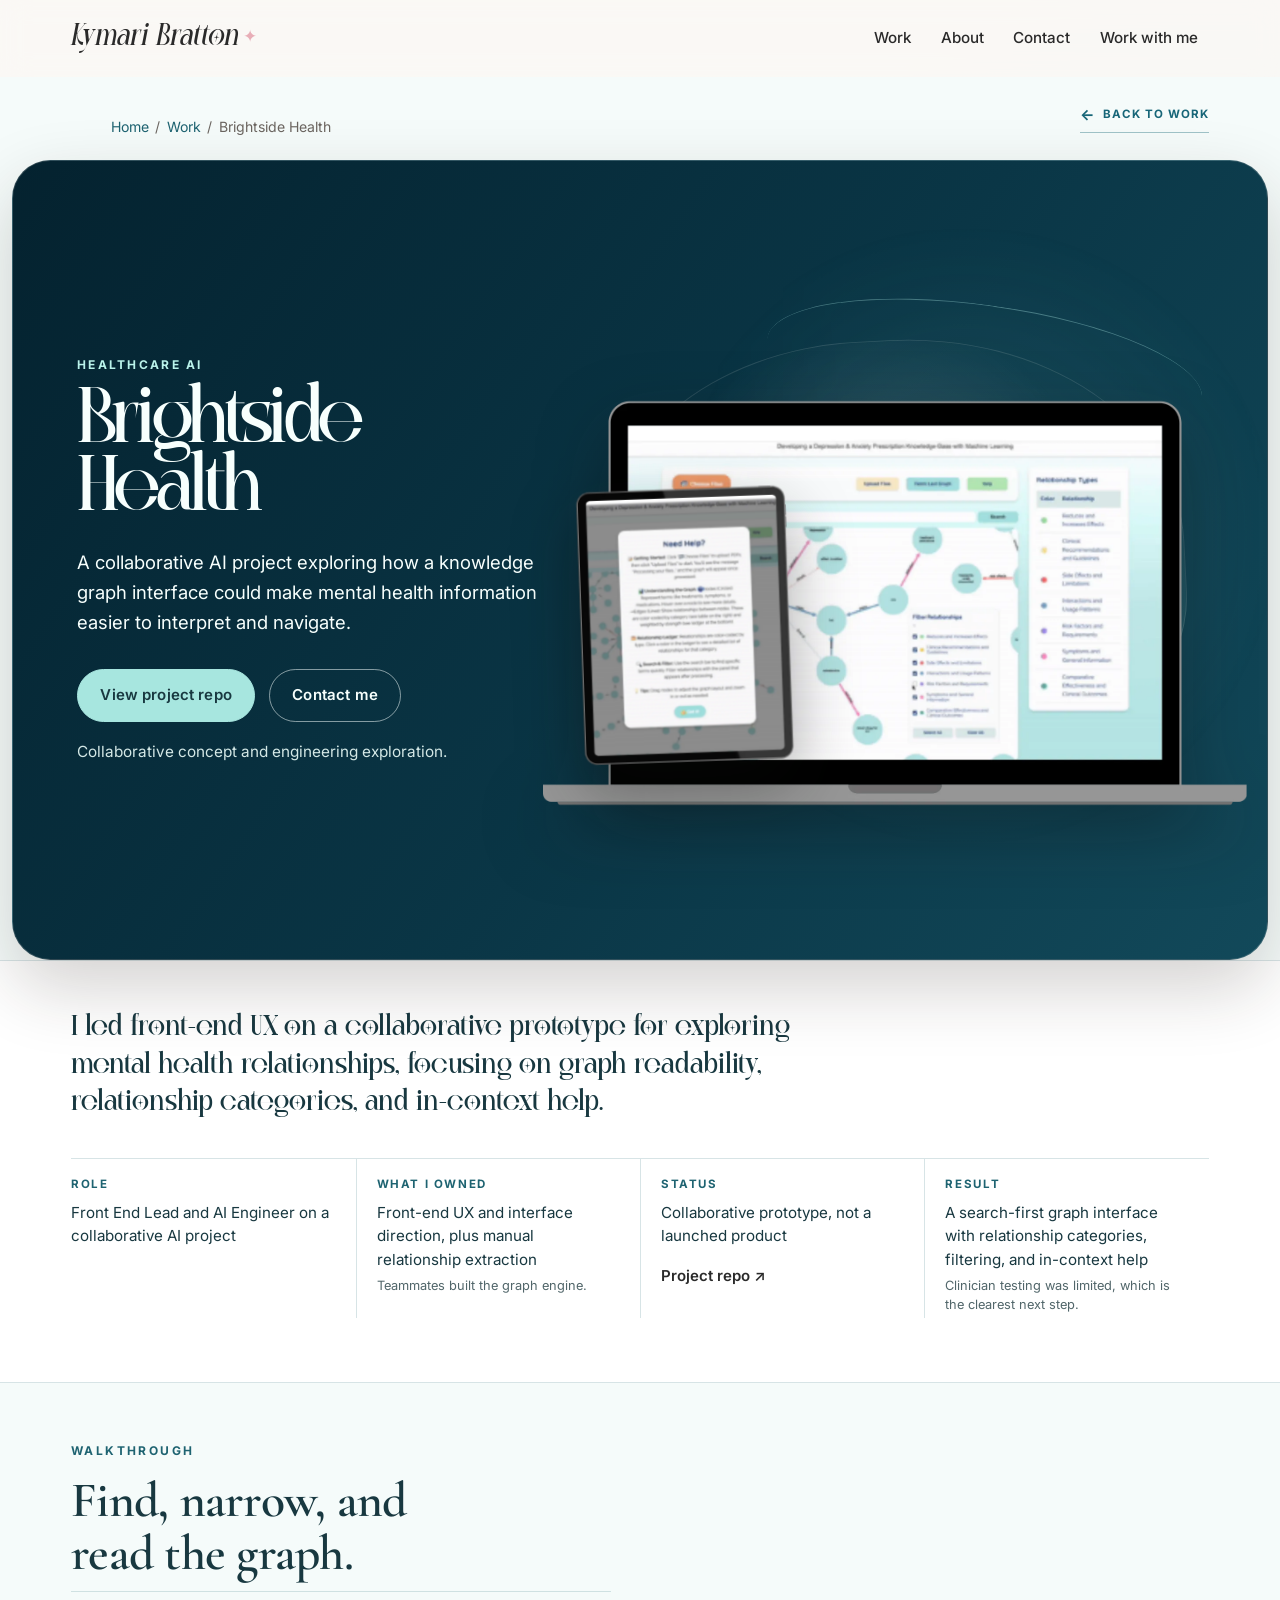
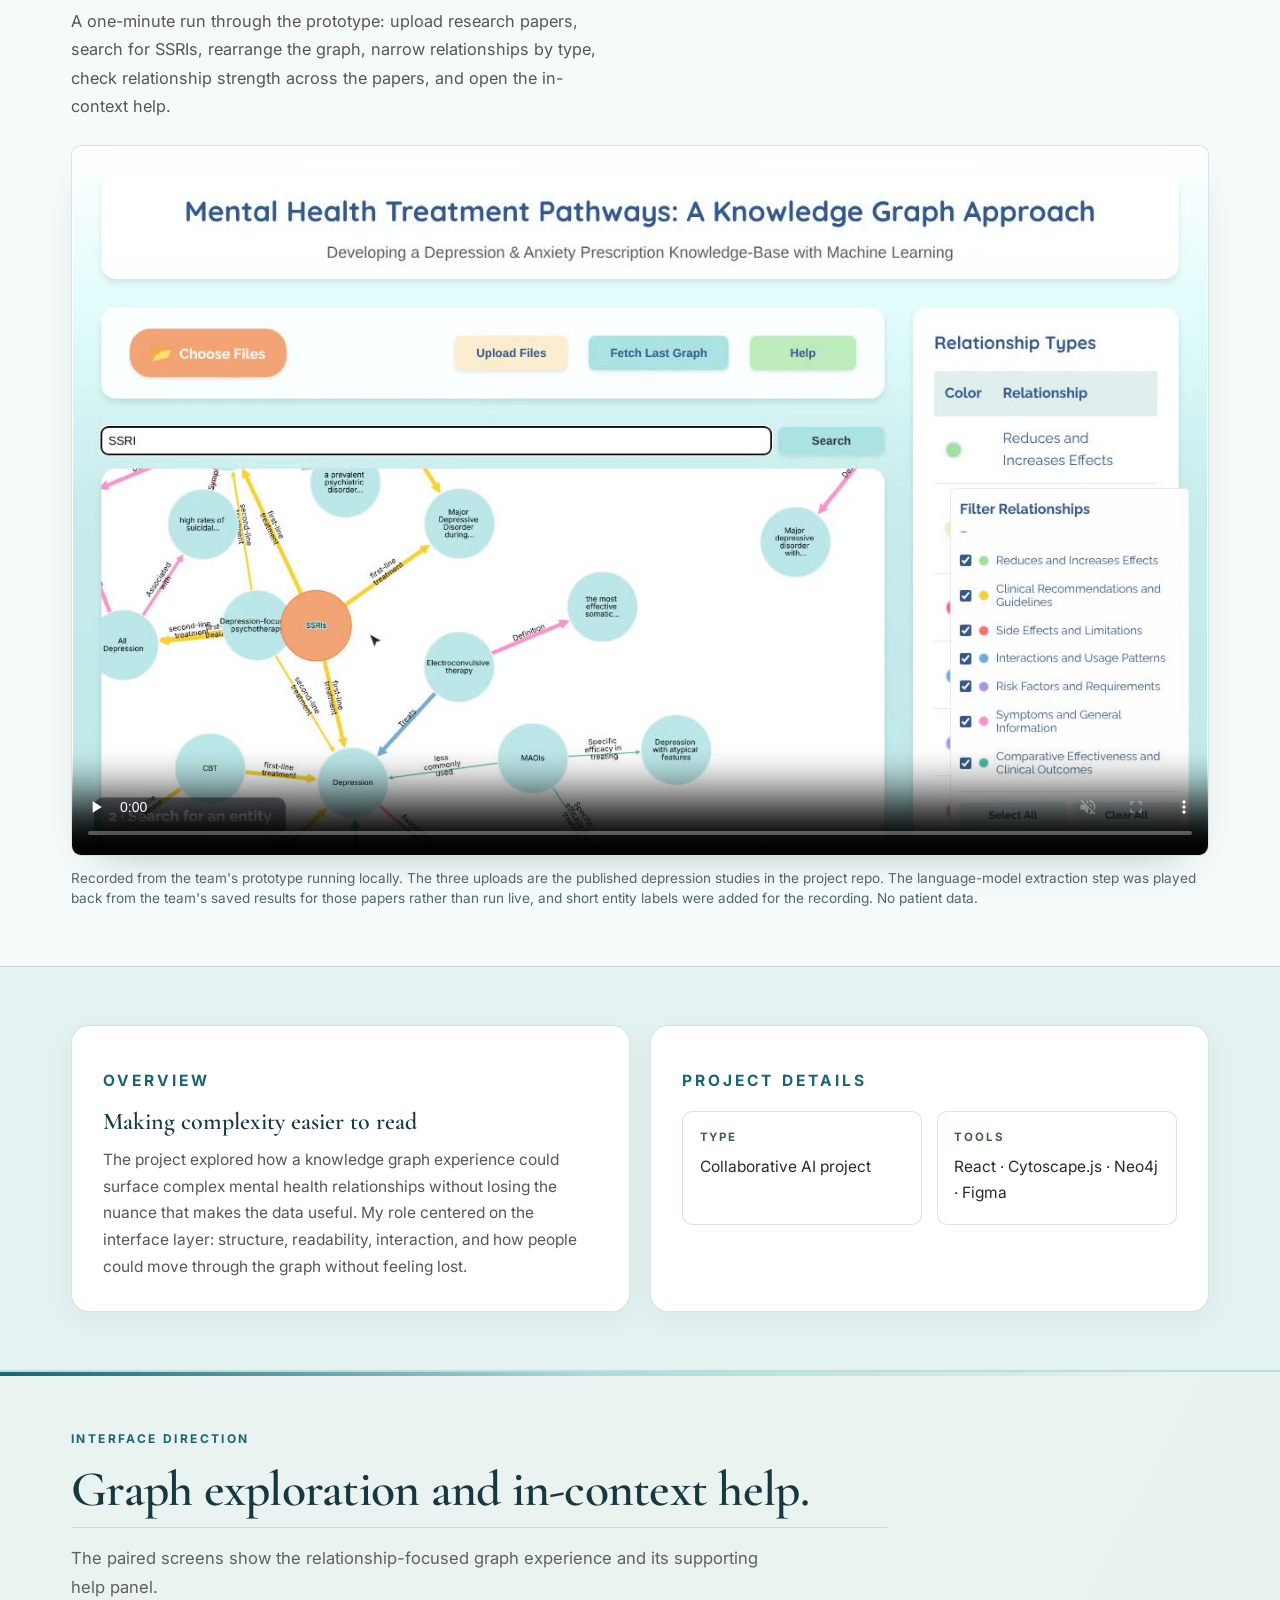
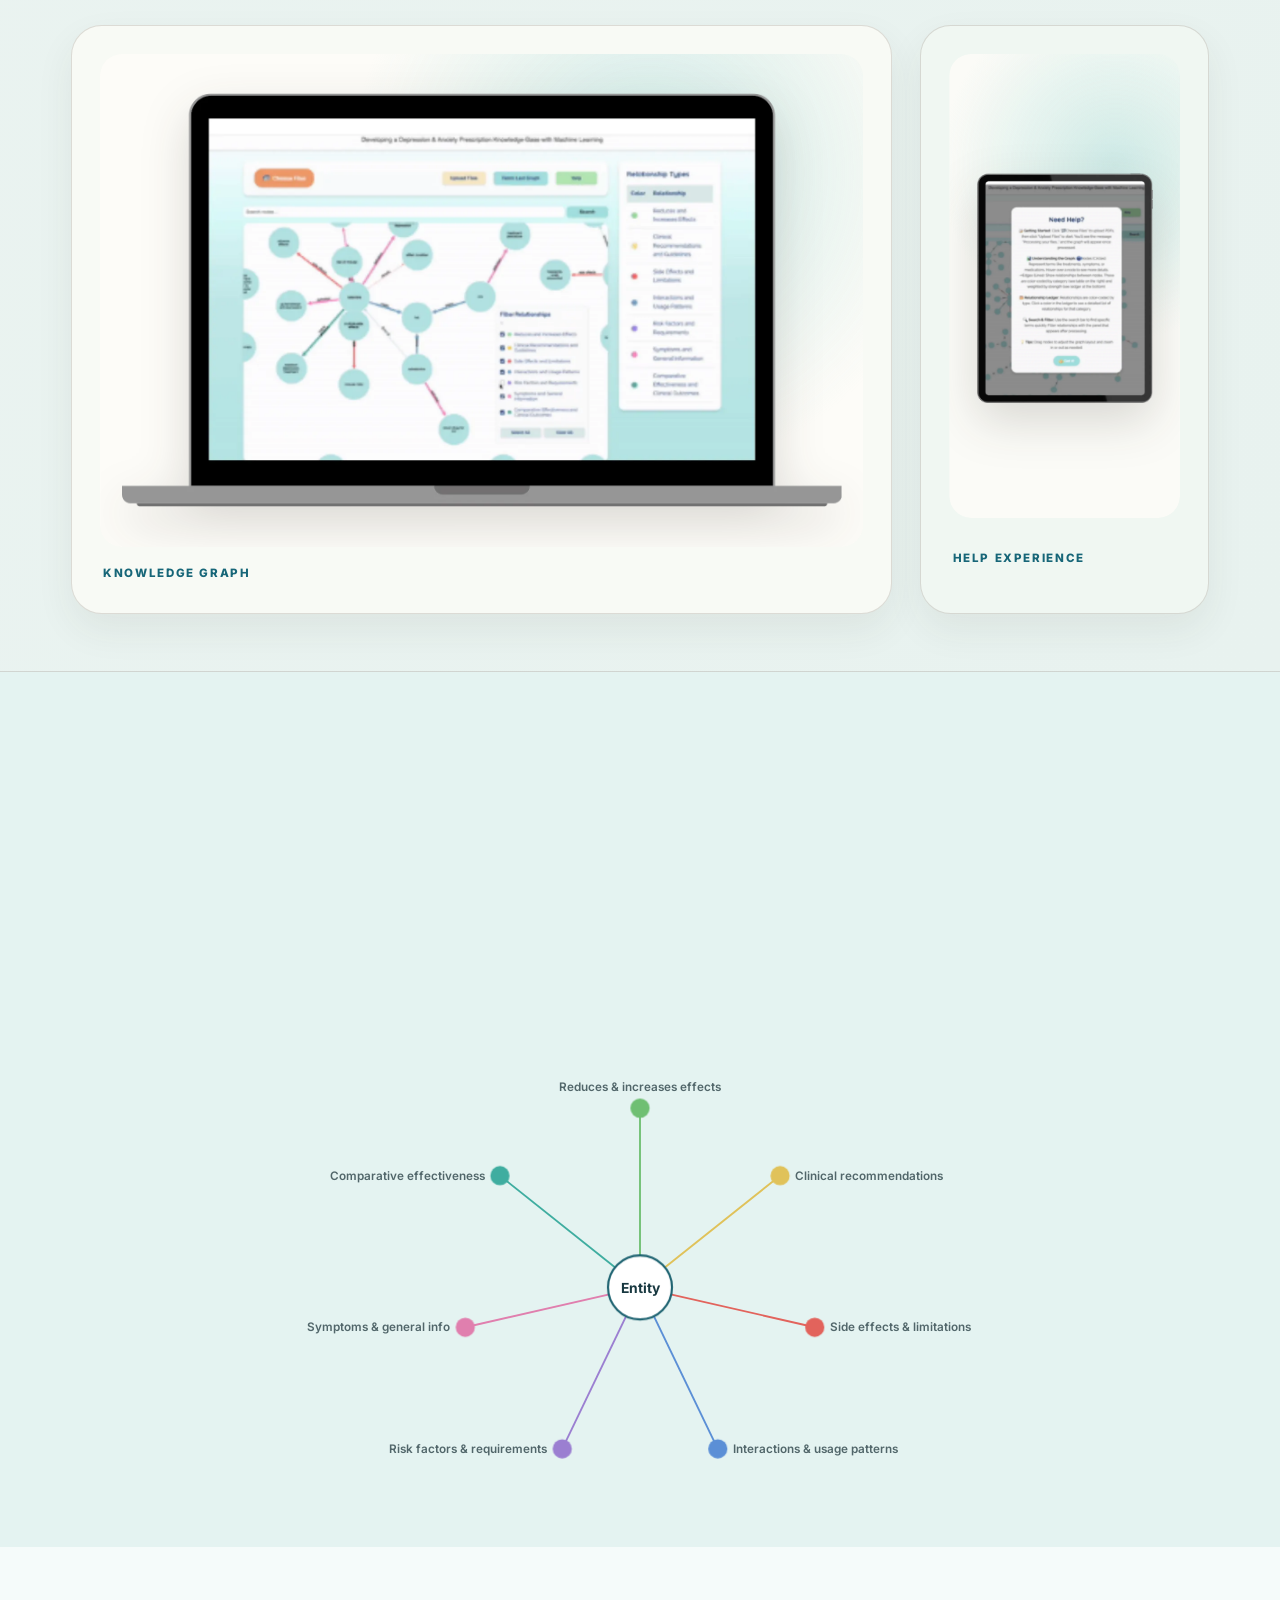
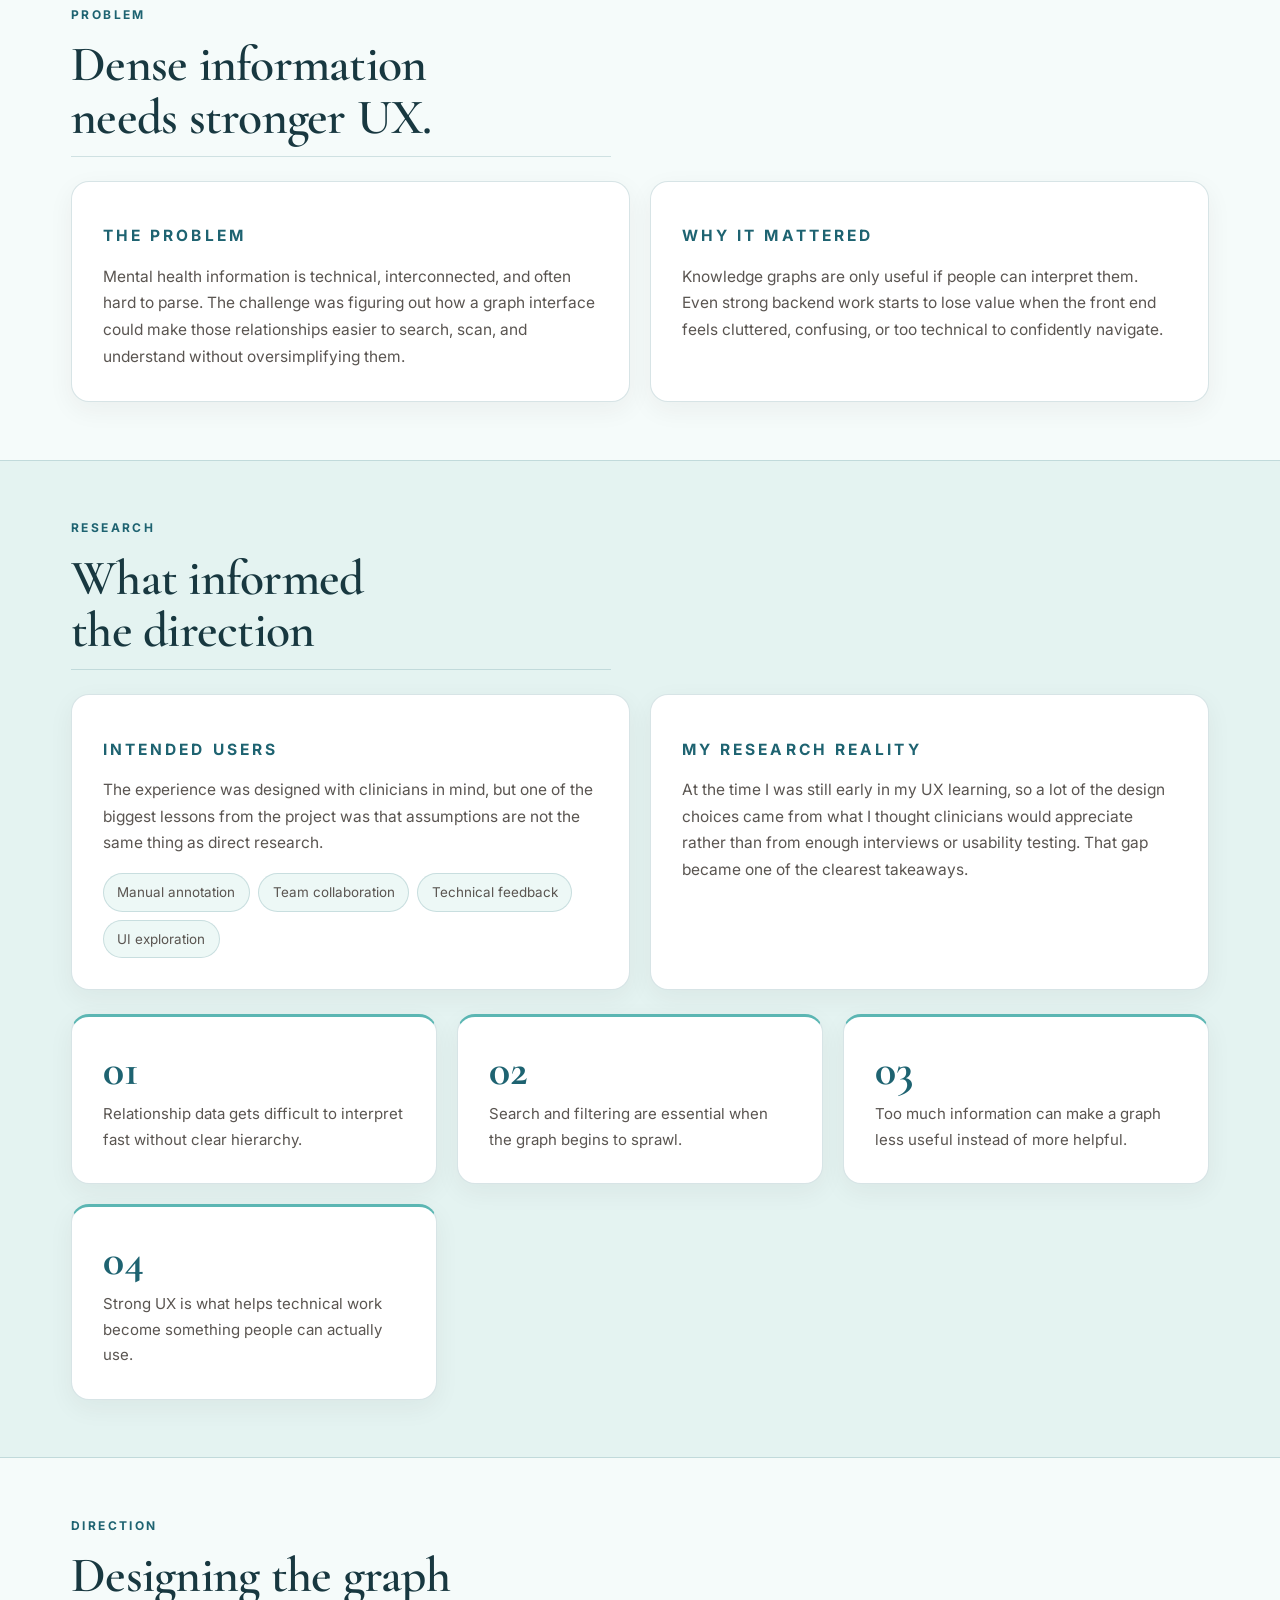
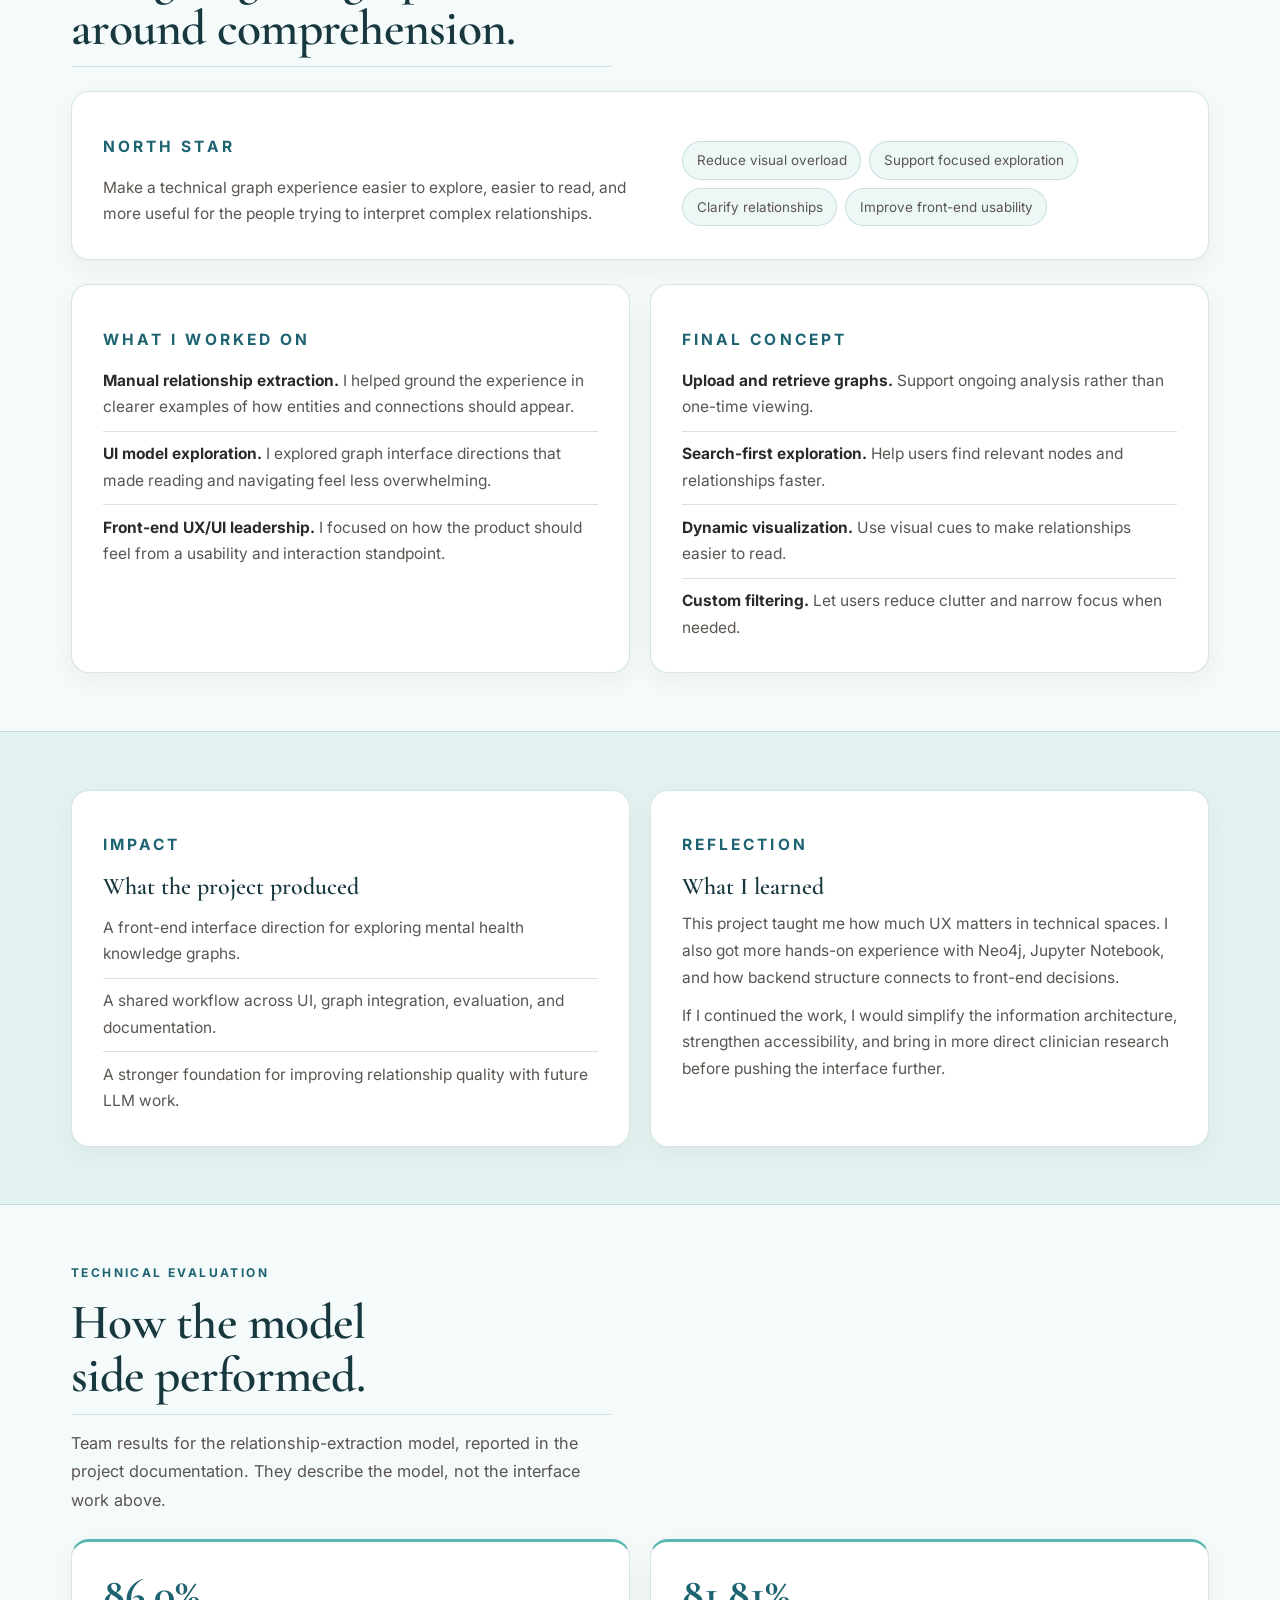
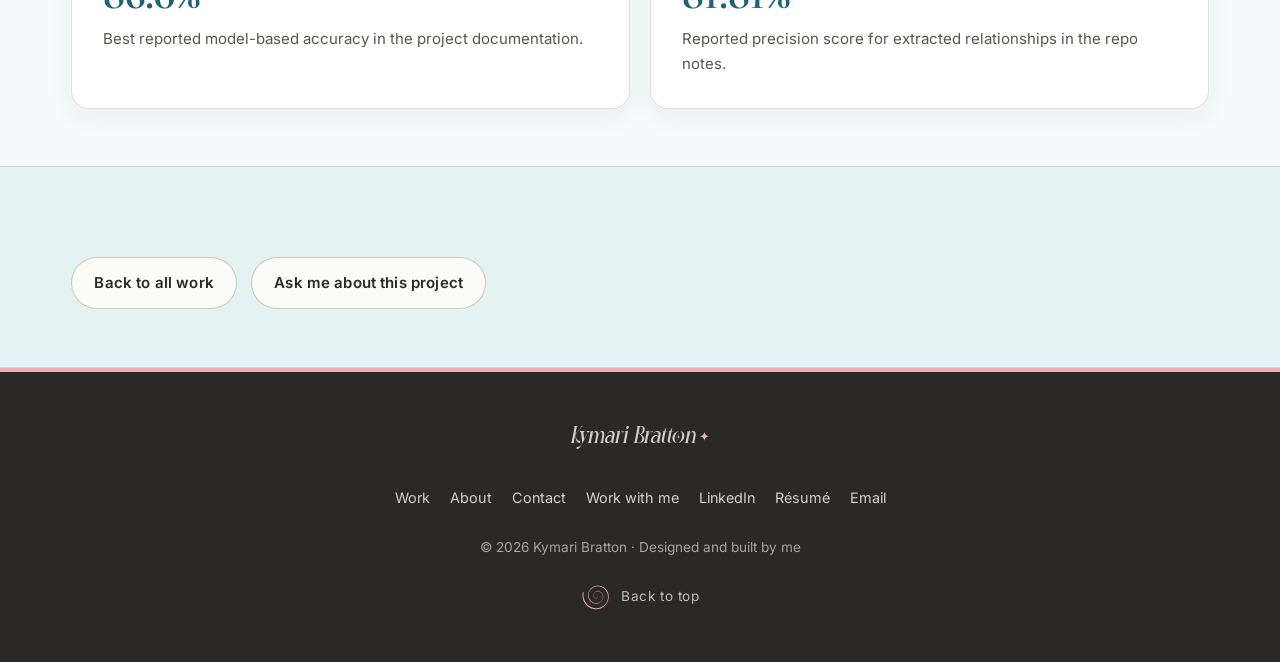
<file: case-study/brightside/index.html>
<!DOCTYPE html>

<html lang="en">
<head>
<meta charset="utf-8"/>
<meta content="width=device-width, initial-scale=1.0" name="viewport"/>
<title>Brightside Health | Kymari Bratton</title>
<meta content="Brightside Health is a collaborative healthcare AI project where Kymari Bratton led the front-end UX direction for a knowledge graph experience." name="description"/>
<meta content="Brightside Health | Kymari Bratton" property="og:title"/>
<meta content="A healthcare AI case study focused on making complex knowledge graph relationships easier to explore, read, and understand." property="og:description"/>
<meta content="article" property="og:type"/>
<meta content="https://kymaribratton.com/case-study/brightside/" property="og:url"/>
<meta content="#173f4d" name="theme-color"/>
<link href="https://fonts.googleapis.com" rel="preconnect"/>
<link crossorigin="" href="https://fonts.gstatic.com" rel="preconnect"/>
<link href="https://fonts.googleapis.com/css2?family=Cormorant+Garamond:wght@600;700&amp;family=Inter:wght@400;500;600;700&amp;display=swap" rel="stylesheet"/>
<script>document.documentElement.classList.add("js")</script>
<link href="/styles.css?v=20261113l" rel="stylesheet"/>
<link href="https://kymaribratton.com/case-study/brightside/" rel="canonical"/><link href="/assets/favicon.svg?v=2" rel="icon" type="image/svg+xml"/><meta content="Kymari Bratton" property="og:site_name"/></head>
<body><a class="skip-link" href="#main">Skip to content</a>
<header class="topbar" data-topbar="">
<div class="shell topbar-inner">
<a class="brand" href="/">Kymari Bratton <i class="sparkle">✦</i></a>
<nav aria-label="Primary" class="nav">
<a href="/#projects">Work</a>
<a href="/about/">About</a>
<a href="/contact/">Contact</a>
<a href="/work-with-me/">Work with me</a>
</nav>
</div>
</header>
<main class="case-world case-world--brightside case-study--immersive case-study--showcase" data-case="brightside" id="main">
<nav aria-label="Breadcrumb" class="shell case-breadcrumb-nav">
<ol class="breadcrumb">
<li><a href="/">Home</a></li><li aria-hidden="true">/</li>
<li><a href="/#projects">Work</a></li><li aria-hidden="true">/</li>
<li aria-current="page">Brightside Health</li>
</ol>
<a class="case-back-link" href="/#projects"><span aria-hidden="true">←</span> Back to work</a>
</nav>
<section class="shell subpage-hero case-hero--world case-hero--immersive">
<div class="subpage-copy" data-reveal="">
<p class="eyebrow">Healthcare AI</p>
<h1 class="subpage-title">Brightside Health</h1>
<p class="subpage-lede">
            A collaborative AI project exploring how a knowledge graph interface could make mental
            health information easier to interpret and navigate.
          </p>
<div class="button-row">
<a class="button button--primary" href="https://github.com/rishikasrinivas/KnowledgeGraphMentalHealth" rel="noopener" target="_blank">View project repo</a>
<a class="button button--secondary" href="/contact/">Contact me</a>
</div>
<p class="subpage-note">Collaborative concept and engineering exploration.</p>
</div>
<div class="subpage-visual" data-reveal="">
<figure class="subpage-frame subpage-frame--devices">
<div class="case-device-pair" data-device-pair="brightside">
<picture class="case-device case-device--primary"><source srcset="/assets/brightside-desktop.webp" type="image/webp"/><img alt="Brightside Health knowledge graph interface, with a supporting help panel on tablet" decoding="async" height="1000" src="/assets/brightside-desktop.png" width="1600"/></picture>
<picture class="case-device case-device--secondary"><source srcset="/assets/brightside-tablet.webp" type="image/webp"/><img alt="" decoding="async" height="1200" src="/assets/brightside-tablet.png" width="900"/></picture>
</div>
</figure>
</div>
</section>
<section aria-label="Project at a glance" class="case-glance">
<div class="shell" data-reveal="">
<p class="case-glance-owner">
            I led front-end UX on a collaborative prototype for exploring mental health
            relationships, focusing on graph readability, relationship categories, and in-context
            help.
          </p>
<dl class="case-glance-grid">
<div class="case-glance-item">
<dt>Role</dt>
<dd>Front End Lead and AI Engineer on a collaborative AI project</dd>
</div>
<div class="case-glance-item">
<dt>What I owned</dt>
<dd>Front-end UX and interface direction, plus manual relationship extraction<small>Teammates built the graph engine.</small></dd>
</div>
<div class="case-glance-item">
<dt>Status</dt>
<dd>Collaborative prototype, not a launched product<small><a class="link" href="https://github.com/rishikasrinivas/KnowledgeGraphMentalHealth" rel="noopener" target="_blank">Project repo &#8599;</a></small></dd>
</div>
<div class="case-glance-item case-glance-item--result">
<dt>Result</dt>
<dd>A search-first graph interface with relationship categories, filtering, and in-context help<small>Clinician testing was limited, which is the clearest next step.</small></dd>
</div>
</dl>
</div>
</section>
<section aria-labelledby="brightside-walkthrough-title" class="section shell">
<div class="section-head" data-reveal="" data-reveal-sequence="">
<p class="eyebrow">Walkthrough</p>
<h2 class="section-title" id="brightside-walkthrough-title">Find, narrow, and read the graph.</h2>
<p class="section-intro">
            A one-minute run through the prototype: upload research papers, search for SSRIs,
            rearrange the graph, narrow relationships by type, check relationship strength across
            the papers, and open the in-context help.
          </p>
</div>
<figure class="case-walkthrough" data-reveal="">
<video controls="" height="800" muted="" playsinline="" poster="/assets/brightside-walkthrough-poster.jpg" preload="none" width="1280">
<source src="/assets/brightside-walkthrough.mp4" type="video/mp4"/>
</video>
<figcaption>
            Recorded from the team's prototype running locally. The three uploads are the published
            depression studies in the project repo. The language-model extraction step was played
            back from the team's saved results for those papers rather than run live, and short
            entity labels were added for the recording. No patient data.
          </figcaption>
</figure>
</section>
<section class="section section--tint">
<div class="shell grid-2">
<article class="panel" data-reveal="">
<p class="eyebrow">Overview</p>
<h2>Making complexity easier to read</h2>
<p>
                The project explored how a knowledge graph experience could surface complex mental
                health relationships without losing the nuance that makes the data useful. My role
                centered on the interface layer: structure, readability, interaction, and how
                people could move through the graph without feeling lost.
              </p>
</article>
<article class="panel" data-reveal="">
<p class="eyebrow">Project details</p>
<div class="detail-grid">
<div class="detail-card">
<span>Type</span>
<p>Collaborative AI project</p>
</div>
<div class="detail-card">
<span>Tools</span>
<p>React · Cytoscape.js · Neo4j · Figma</p>
</div>
</div>
</article>
</div>
</section>
<section aria-labelledby="brightside-screens-title" class="section case-screen-showcase">
<div class="shell">
<div class="section-head case-screen-head" data-reveal="">
<p class="eyebrow">Interface direction</p>
<h2 class="section-title" id="brightside-screens-title">Graph exploration and in-context help.</h2>
<p class="case-screen-intro">The paired screens show the relationship-focused graph experience and its supporting help panel.</p>
</div>
<div class="case-screen-grid">
<figure class="case-screen-card case-screen-card--primary" data-reveal="">
<div class="case-screen-media"><picture><source srcset="/assets/brightside-desktop.webp" type="image/webp"/><img alt="Brightside Health knowledge graph interface" decoding="async" height="1000" loading="lazy" src="/assets/brightside-desktop.png" width="1600"/></picture></div>
<figcaption>Knowledge graph</figcaption>
</figure>
<figure class="case-screen-card case-screen-card--secondary case-screen-card--tablet" data-reveal="">
<div class="case-screen-media"><picture><source srcset="/assets/brightside-tablet.webp" type="image/webp"/><img alt="Brightside Health supporting help experience on tablet" decoding="async" height="1200" loading="lazy" src="/assets/brightside-tablet.png" width="900"/></picture></div>
<figcaption>Help experience</figcaption>
</figure>
</div>
</div>
</section>
<section class="section brightside-graph-section">
<div class="shell">
<div class="section-head" data-reveal="">
<p class="eyebrow">How the relationships connect</p>
<h2 class="section-title">Seven ways two entities can relate.</h2>
<p class="section-intro">
            This is not real patient or clinical data, and I did not build the graph engine itself.
            It is a simplified illustration of the relationship categories the interface used to
            organize connections, recreated from the project's own legend.
          </p>
</div>
<div class="brightside-graph-wrap" data-reveal="">
<svg aria-label="Diagram of a central entity connected to seven relationship categories: reduces and increases effects, clinical recommendations, side effects and limitations, interactions and usage patterns, risk factors and requirements, symptoms and general information, and comparative effectiveness" class="brightside-graph" role="img" viewBox="0 0 600 420"><line class="brightside-graph-edge" x1="300" y1="230" x2="300.0" y2="62.0" stroke="#6fbf73" style="animation-delay:0ms"></line><line class="brightside-graph-edge" x1="300" y1="230" x2="431.3" y2="125.3" stroke="#e0c25a" style="animation-delay:90ms"></line><line class="brightside-graph-edge" x1="300" y1="230" x2="463.8" y2="267.4" stroke="#e2635c" style="animation-delay:180ms"></line><line class="brightside-graph-edge" x1="300" y1="230" x2="372.9" y2="381.4" stroke="#5b8fd6" style="animation-delay:270ms"></line><line class="brightside-graph-edge" x1="300" y1="230" x2="227.1" y2="381.4" stroke="#9b7fd1" style="animation-delay:360ms"></line><line class="brightside-graph-edge" x1="300" y1="230" x2="136.2" y2="267.4" stroke="#e07fae" style="animation-delay:450ms"></line><line class="brightside-graph-edge" x1="300" y1="230" x2="168.7" y2="125.3" stroke="#3fada0" style="animation-delay:540ms"></line><circle class="brightside-graph-node brightside-graph-node--center" cx="300" cy="230" r="30"></circle><text class="brightside-graph-center-label" text-anchor="middle" x="300" y="235">Entity</text><circle class="brightside-graph-node" cx="300.0" cy="62.0" fill="#6fbf73" r="9" style="animation-delay:300ms"></circle><text class="brightside-graph-label" style="animation-delay:300ms" text-anchor="middle" x="300.0" y="46.0">Reduces &amp; increases effects</text><circle class="brightside-graph-node" cx="431.3" cy="125.3" fill="#e0c25a" r="9" style="animation-delay:390ms"></circle><text class="brightside-graph-label" style="animation-delay:390ms" text-anchor="start" x="445.3" y="129.3">Clinical recommendations</text><circle class="brightside-graph-node" cx="463.8" cy="267.4" fill="#e2635c" r="9" style="animation-delay:480ms"></circle><text class="brightside-graph-label" style="animation-delay:480ms" text-anchor="start" x="477.8" y="271.4">Side effects &amp; limitations</text><circle class="brightside-graph-node" cx="372.9" cy="381.4" fill="#5b8fd6" r="9" style="animation-delay:570ms"></circle><text class="brightside-graph-label" style="animation-delay:570ms" text-anchor="start" x="386.9" y="385.4">Interactions &amp; usage patterns</text><circle class="brightside-graph-node" cx="227.1" cy="381.4" fill="#9b7fd1" r="9" style="animation-delay:660ms"></circle><text class="brightside-graph-label" style="animation-delay:660ms" text-anchor="end" x="213.1" y="385.4">Risk factors &amp; requirements</text><circle class="brightside-graph-node" cx="136.2" cy="267.4" fill="#e07fae" r="9" style="animation-delay:750ms"></circle><text class="brightside-graph-label" style="animation-delay:750ms" text-anchor="end" x="122.2" y="271.4">Symptoms &amp; general info</text><circle class="brightside-graph-node" cx="168.7" cy="125.3" fill="#3fada0" r="9" style="animation-delay:840ms"></circle><text class="brightside-graph-label" style="animation-delay:840ms" text-anchor="end" x="154.7" y="129.3">Comparative effectiveness</text></svg>
</div>
</div>
</section>
<section class="section shell">
<div class="section-head" data-reveal="">
<p class="eyebrow">Problem</p>
<h2 class="section-title">Dense information needs stronger UX.</h2>
</div>
<div class="grid-2">
<article class="panel" data-reveal="">
<p class="eyebrow">The problem</p>
<p>
                Mental health information is technical, interconnected, and often hard to parse.
                The challenge was figuring out how a graph interface could make those
                relationships easier to search, scan, and understand without oversimplifying them.
              </p>
</article>
<article class="panel" data-reveal="">
<p class="eyebrow">Why it mattered</p>
<p>
                Knowledge graphs are only useful if people can interpret them. Even strong backend
                work starts to lose value when the front end feels cluttered, confusing, or too
                technical to confidently navigate.
              </p>
</article>
</div>
</section>
<section class="section section--tint">
<div class="shell">
<div class="section-head" data-reveal="">
<p class="eyebrow">Research</p>
<h2 class="section-title">What informed the direction</h2>
</div>
<div class="grid-2">
<article class="panel" data-reveal="">
<p class="eyebrow">Intended users</p>
<p>
                  The experience was designed with clinicians in mind, but one of the biggest
                  lessons from the project was that assumptions are not the same thing as direct
                  research.
                </p>
<ul aria-label="Inputs" class="pill-list" data-reveal data-reveal-sequence data-blur>
<li>Manual annotation</li>
<li>Team collaboration</li>
<li>Technical feedback</li>
<li>UI exploration</li>
</ul>
</article>
<article class="panel" data-reveal="">
<p class="eyebrow">My research reality</p>
<p>
                  At the time I was still early in my UX learning, so a lot of the design choices
                  came from what I thought clinicians would appreciate rather than from enough
                  interviews or usability testing. That gap became one of the clearest takeaways.
                </p>
</article>
</div>
<div class="grid-2">
<article class="panel stat" data-reveal="">
<strong>01</strong>
<span>Relationship data gets difficult to interpret fast without clear hierarchy.</span>
</article>
<article class="panel stat" data-reveal="">
<strong>02</strong>
<span>Search and filtering are essential when the graph begins to sprawl.</span>
</article>
<article class="panel stat" data-reveal="">
<strong>03</strong>
<span>Too much information can make a graph less useful instead of more helpful.</span>
</article>
<article class="panel stat" data-reveal="">
<strong>04</strong>
<span>Strong UX is what helps technical work become something people can actually use.</span>
</article>
</div>
</div>
</section>
<section class="section shell">
<div class="section-head" data-reveal="">
<p class="eyebrow">Direction</p>
<h2 class="section-title">Designing the graph around comprehension.</h2>
</div>
<article class="panel callout" data-reveal="">
<div>
<p class="eyebrow">North star</p>
<p>
              Make a technical graph experience easier to explore, easier to read, and more useful
              for the people trying to interpret complex relationships.
            </p>
</div>
<ul aria-label="Design goals" class="pill-list" data-reveal data-reveal-sequence data-blur>
<li>Reduce visual overload</li>
<li>Support focused exploration</li>
<li>Clarify relationships</li>
<li>Improve front-end usability</li>
</ul>
</article>
<div class="grid-2">
<article class="panel" data-reveal="">
<p class="eyebrow">What I worked on</p>
<ul class="detail-list">
<li><strong>Manual relationship extraction.</strong> I helped ground the experience in clearer examples of how entities and connections should appear.</li>
<li><strong>UI model exploration.</strong> I explored graph interface directions that made reading and navigating feel less overwhelming.</li>
<li><strong>Front-end UX/UI leadership.</strong> I focused on how the product should feel from a usability and interaction standpoint.</li>
</ul>
</article>
<article class="panel" data-reveal="">
<p class="eyebrow">Final concept</p>
<ul class="detail-list">
<li><strong>Upload and retrieve graphs.</strong> Support ongoing analysis rather than one-time viewing.</li>
<li><strong>Search-first exploration.</strong> Help users find relevant nodes and relationships faster.</li>
<li><strong>Dynamic visualization.</strong> Use visual cues to make relationships easier to read.</li>
<li><strong>Custom filtering.</strong> Let users reduce clutter and narrow focus when needed.</li>
</ul>
</article>
</div>
</section>
<section class="section section--tint">
<div class="shell grid-2">
<article class="panel" data-reveal="">
<p class="eyebrow">Impact</p>
<h3>What the project produced</h3>
<ul class="detail-list">
<li>A front-end interface direction for exploring mental health knowledge graphs.</li>
<li>A shared workflow across UI, graph integration, evaluation, and documentation.</li>
<li>A stronger foundation for improving relationship quality with future LLM work.</li>
</ul>
</article>
<article class="panel" data-reveal="">
<p class="eyebrow">Reflection</p>
<h3>What I learned</h3>
<p>
                This project taught me how much UX matters in technical spaces. I also got more
                hands-on experience with Neo4j, Jupyter Notebook, and how backend structure
                connects to front-end decisions.
              </p>
<p>
                If I continued the work, I would simplify the information architecture, strengthen
                accessibility, and bring in more direct clinician research before pushing the
                interface further.
              </p>
</article>
</div>
</section>
<section aria-labelledby="brightside-eval-title" class="section shell">
<div class="section-head" data-reveal="">
<p class="eyebrow">Technical evaluation</p>
<h2 class="section-title" id="brightside-eval-title">How the model side performed.</h2>
<p class="section-intro">
            Team results for the relationship-extraction model, reported in the project
            documentation. They describe the model, not the interface work above.
          </p>
</div>
<div class="grid-2">
<article class="panel stat" data-reveal="">
<strong>86.0%</strong>
<span>Best reported model-based accuracy in the project documentation.</span>
</article>
<article class="panel stat" data-reveal="">
<strong>81.81%</strong>
<span>Reported precision score for extracted relationships in the repo notes.</span>
</article>
</div>
</section>
<section class="section section--tint">
<div class="shell">
<div class="button-row" data-reveal="">
<a class="button button--secondary" href="/#projects">Back to all work</a>
<a class="button button--secondary" href="/contact/">Ask me about this project</a>
</div>
</div>
</section>
</main>
<nav class="tabbar" aria-label="Mobile"><a class="tabbar-link" href="/" data-tab="home"><span class="tabbar-icon"><svg viewBox="0 0 24 24" width="20" height="20" fill="none" stroke="currentColor" stroke-width="1.8" stroke-linecap="round" stroke-linejoin="round" aria-hidden="true" focusable="false"><path d="M15 21v-8a1 1 0 0 0-1-1h-4a1 1 0 0 0-1 1v8"/><path d="M3 10a2 2 0 0 1 .709-1.528l7-5.999a2 2 0 0 1 2.582 0l7 5.999A2 2 0 0 1 21 10v9a2 2 0 0 1-2 2H5a2 2 0 0 1-2-2z"/></svg></span><span>Home</span></a><a class="tabbar-link" href="/#projects" data-tab="work" aria-current="page"><span class="tabbar-icon"><svg viewBox="0 0 24 24" width="20" height="20" fill="none" stroke="currentColor" stroke-width="1.8" stroke-linecap="round" stroke-linejoin="round" aria-hidden="true" focusable="false"><path d="M16 20V4a2 2 0 0 0-2-2h-4a2 2 0 0 0-2 2v16"/><rect width="20" height="14" x="2" y="6" rx="2"/></svg></span><span>Work</span></a><a class="tabbar-link" href="/about/" data-tab="about"><span class="tabbar-icon"><svg viewBox="0 0 24 24" width="20" height="20" fill="none" stroke="currentColor" stroke-width="1.8" stroke-linecap="round" stroke-linejoin="round" aria-hidden="true" focusable="false"><path d="M19 21v-2a4 4 0 0 0-4-4H9a4 4 0 0 0-4 4v2"/><circle cx="12" cy="7" r="4"/></svg></span><span>About</span></a><a class="tabbar-link" href="/contact/" data-tab="contact"><span class="tabbar-icon"><svg viewBox="0 0 24 24" width="20" height="20" fill="none" stroke="currentColor" stroke-width="1.8" stroke-linecap="round" stroke-linejoin="round" aria-hidden="true" focusable="false"><rect width="20" height="16" x="2" y="4" rx="2"/><path d="m22 7-8.97 5.7a1.94 1.94 0 0 1-2.06 0L2 7"/></svg></span><span>Contact</span></a></nav>
<footer class="footer footer--dark">
<div class="shell footer-inner">
<a class="footer-brand" href="/">Kymari Bratton <i class="sparkle">✦</i></a>
<ul class="footer-links">
<li><a href="/#projects">Work</a></li>
<li><a href="/about/">About</a></li>
<li><a href="/contact/">Contact</a></li>
<li><a href="/work-with-me/">Work with me</a></li>
<li><a href="https://www.linkedin.com/in/kymaribratton/" rel="noopener" target="_blank">LinkedIn</a></li>
          <li><a href="/assets/kymari-bratton-resume.pdf" target="_blank" rel="noopener">R&eacute;sum&eacute;</a></li>
<li><a href="mailto:kymaribratton@gmail.com">Email</a></li>
</ul>
<p class="footer-fine">© <span data-year="">2026</span> Kymari Bratton · Designed and built by me</p>
        <a class="footer-top" href="#" data-back-to-top><svg class="spiral" viewBox="-48 -48 96 96" width="28" height="28" aria-hidden="true" focusable="false"><path d="M1.0,0.2 L1.1,0.2 L1.1,0.3 L1.2,0.3 L1.3,0.4 L1.4,0.4 L1.5,0.5 L1.5,0.6 L1.6,0.7 L1.7,0.8 L1.7,0.9 L1.8,1.0 L1.8,1.1 L1.9,1.3 L1.9,1.4 L1.9,1.5 L2.0,1.7 L2.0,1.8 L2.0,1.9 L2.0,2.1 L2.0,2.3 L1.9,2.4 L1.9,2.6 L1.9,2.7 L1.8,2.9 L1.7,3.0 L1.7,3.2 L1.6,3.4 L1.5,3.5 L1.4,3.7 L1.2,3.8 L1.1,4.0 L1.0,4.1 L0.8,4.2 L0.7,4.3 L0.5,4.5 L0.3,4.6 L0.1,4.7 L-0.0,4.8 L-0.2,4.9 L-0.4,5.0 L-0.6,5.0 L-0.8,5.1 L-1.0,5.2 L-1.3,5.2 L-1.5,5.3 L-1.8,5.3 L-2.0,5.3 L-2.3,5.3 L-2.5,5.3 L-2.8,5.3 L-3.1,5.2 L-3.3,5.2 L-3.6,5.1 L-3.9,5.0 L-4.1,5.0 L-4.4,4.9 L-4.6,4.8 L-4.9,4.6 L-5.2,4.5 L-5.4,4.3 L-5.7,4.2 L-5.9,4.0 L-6.2,3.8 L-6.4,3.6 L-6.7,3.4 L-6.9,3.1 L-7.1,2.9 L-7.3,2.6 L-7.5,2.4 L-7.7,2.1 L-7.9,1.8 L-8.0,1.5 L-8.2,1.2 L-8.4,0.9 L-8.5,0.5 L-8.6,0.2 L-8.7,-0.1 L-8.8,-0.4 L-8.9,-0.8 L-8.9,-1.2 L-9.0,-1.6 L-9.0,-2.0 L-9.0,-2.4 L-9.0,-2.7 L-9.0,-3.2 L-9.0,-3.6 L-8.9,-4.0 L-8.9,-4.4 L-8.8,-4.8 L-8.7,-5.2 L-8.5,-5.6 L-8.4,-6.0 L-8.2,-6.4 L-8.0,-6.8 L-7.8,-7.2 L-7.6,-7.6 L-7.4,-8.0 L-7.1,-8.4 L-6.8,-8.7 L-6.5,-9.1 L-6.2,-9.4 L-5.9,-9.8 L-5.5,-10.1 L-5.1,-10.4 L-4.7,-10.7 L-4.3,-10.9 L-3.9,-11.2 L-3.5,-11.4 L-3.0,-11.7 L-2.5,-11.9 L-2.1,-12.1 L-1.6,-12.2 L-1.1,-12.4 L-0.6,-12.5 L-0.1,-12.6 L0.4,-12.7 L0.9,-12.8 L1.4,-12.8 L2.0,-12.8 L2.5,-12.8 L3.0,-12.8 L3.6,-12.8 L4.1,-12.7 L4.7,-12.6 L5.2,-12.5 L5.8,-12.4 L6.3,-12.2 L6.9,-12.0 L7.4,-11.8 L8.0,-11.6 L8.5,-11.3 L9.0,-11.0 L9.5,-10.7 L10.0,-10.4 L10.5,-10.0 L11.0,-9.7 L11.4,-9.3 L11.9,-8.8 L12.3,-8.4 L12.7,-8.0 L13.1,-7.5 L13.5,-7.0 L13.9,-6.5 L14.2,-5.9 L14.6,-5.4 L14.9,-4.8 L15.2,-4.2 L15.4,-3.6 L15.7,-3.0 L15.9,-2.4 L16.1,-1.7 L16.2,-1.1 L16.4,-0.4 L16.5,0.1 L16.6,0.8 L16.6,1.5 L16.7,2.2 L16.7,2.9 L16.6,3.6 L16.6,4.3 L16.5,5.0 L16.4,5.7 L16.2,6.4 L16.1,7.1 L15.9,7.8 L15.6,8.5 L15.4,9.2 L15.1,9.9 L14.7,10.6 L14.4,11.2 L14.0,11.9 L13.6,12.5 L13.1,13.2 L12.7,13.8 L12.2,14.4 L11.7,14.9 L11.1,15.5 L10.5,16.0 L9.9,16.5 L9.3,17.0 L8.6,17.4 L7.9,17.8 L7.2,18.2 L6.5,18.6 L5.7,18.9 L5.0,19.2 L4.2,19.5 L3.4,19.8 L2.6,20.0 L1.8,20.2 L1.0,20.3 L0.1,20.4 L-0.6,20.5 L-1.5,20.5 L-2.3,20.5 L-3.2,20.5 L-4.0,20.5 L-4.9,20.4 L-5.7,20.2 L-6.6,20.1 L-7.4,19.9 L-8.3,19.6 L-9.1,19.4 L-9.9,19.0 L-10.8,18.7 L-11.6,18.3 L-12.4,17.9 L-13.1,17.5 L-13.9,17.0 L-14.6,16.5 L-15.4,15.9 L-16.1,15.4 L-16.8,14.7 L-17.4,14.1 L-18.1,13.4 L-18.7,12.7 L-19.3,12.0 L-19.9,11.3 L-20.4,10.5 L-20.9,9.7 L-21.4,8.9 L-21.8,8.0 L-22.2,7.2 L-22.6,6.3 L-22.9,5.4 L-23.3,4.5 L-23.5,3.5 L-23.8,2.6 L-24.0,1.6 L-24.1,0.6 L-24.2,-0.3 L-24.3,-1.3 L-24.3,-2.3 L-24.3,-3.3 L-24.3,-4.3 L-24.2,-5.3 L-24.1,-6.3 L-23.9,-7.3 L-23.7,-8.3 L-23.4,-9.3 L-23.1,-10.3 L-22.8,-11.3 L-22.4,-12.3 L-22.0,-13.3 L-21.5,-14.2 L-21.0,-15.2 L-20.5,-16.1 L-19.9,-17.0 L-19.3,-17.9 L-18.6,-18.7 L-17.9,-19.6 L-17.2,-20.4 L-16.4,-21.1 L-15.6,-21.9 L-14.8,-22.6 L-13.9,-23.3 L-12.9,-23.9 L-12.0,-24.5 L-11.0,-25.0 L-10.0,-25.5 L-9.0,-26.0 L-7.9,-26.4 L-6.9,-26.8 L-5.8,-27.1 L-4.7,-27.4 L-3.6,-27.7 L-2.4,-27.9 L-1.3,-28.0 L-0.1,-28.2 L0.9,-28.2 L2.1,-28.2 L3.3,-28.2 L4.4,-28.1 L5.6,-28.0 L6.7,-27.9 L7.9,-27.6 L9.1,-27.4 L10.2,-27.1 L11.3,-26.7 L12.5,-26.3 L13.6,-25.8 L14.6,-25.3 L15.7,-24.8 L16.8,-24.2 L17.8,-23.6 L18.8,-22.9 L19.8,-22.2 L20.8,-21.4 L21.7,-20.6 L22.6,-19.8 L23.4,-18.9 L24.3,-18.0 L25.1,-17.0 L25.8,-16.0 L26.6,-15.0 L27.2,-14.0 L27.9,-12.9 L28.5,-11.8 L29.0,-10.6 L29.5,-9.5 L30.0,-8.3 L30.4,-7.1 L30.8,-5.8 L31.1,-4.6 L31.4,-3.3 L31.6,-2.1 L31.8,-0.8 L31.9,0.4 L32.0,1.8 L32.0,3.1 L32.0,4.4 L31.9,5.7 L31.7,7.0 L31.5,8.4 L31.3,9.7 L31.0,11.0 L30.6,12.3 L30.2,13.6 L29.7,14.8 L29.2,16.1 L28.6,17.3 L28.0,18.6 L27.3,19.8 L26.6,20.9 L25.8,22.1 L24.9,23.2 L24.1,24.3 L23.1,25.4 L22.2,26.4 L21.1,27.4 L20.1,28.3 L19.0,29.2 L17.8,30.0 L16.6,30.8 L15.3,31.5 L14.1,32.2 L12.8,32.8 L11.4,33.4 L10.1,33.9 L8.7,34.3 L7.3,34.7 L5.9,35.1 L4.5,35.4 L3.0,35.6 L1.6,35.8 L0.1,35.9 L-1.3,35.9 L-2.8,35.9 L-4.2,35.9 L-5.7,35.7 L-7.2,35.5 L-8.7,35.3 L-10.1,35.0 L-11.6,34.6 L-13.0,34.2 L-14.4,33.7 L-15.8,33.2 L-17.2,32.6 L-18.6,31.9 L-19.9,31.2 L-21.2,30.4 L-22.5,29.6 L-23.7,28.7 L-25.0,27.8 L-26.1,26.8 L-27.3,25.8 L-28.4,24.7 L-29.4,23.6 L-30.5,22.4 L-31.4,21.2 L-32.4,20.0 L-33.2,18.7 L-34.1,17.4 L-34.8,16.0 L-35.6,14.6 L-36.2,13.2 L-36.8,11.7 L-37.4,10.2 L-37.9,8.7 L-38.3,7.2 L-38.7,5.6 L-39.0,4.0 L-39.3,2.5 L-39.4,0.8 L-39.6,-0.7 L-39.6,-2.3 L-39.6,-3.9 L-39.5,-5.6 L-39.4,-7.2 L-39.2,-8.8 L-38.9,-10.4 L-38.6,-12.1 L-38.2,-13.7 L-37.7,-15.3 L-37.2,-16.8 L-36.5,-18.4 L-35.9,-19.9 L-35.1,-21.5 L-34.3,-22.9 L-33.5,-24.4 L-35.6,-25.8 L-36.6,-24.2 L-37.5,-22.7 L-38.3,-21.1 L-39.1,-19.5 L-39.7,-17.8 L-40.4,-16.2 L-40.9,-14.5 L-41.4,-12.8 L-41.8,-11.0 L-42.1,-9.3 L-42.4,-7.5 L-42.6,-5.8 L-42.7,-4.0 L-42.8,-2.3 L-42.7,-0.5 L-42.6,1.1 L-42.4,2.9 L-42.2,4.6 L-41.9,6.3 L-41.5,8.0 L-41.0,9.6 L-40.5,11.3 L-39.9,12.9 L-39.3,14.5 L-38.5,16.0 L-37.8,17.6 L-36.9,19.0 L-36.0,20.5 L-35.0,21.9 L-34.0,23.2 L-33.0,24.5 L-31.8,25.8 L-30.7,27.0 L-29.5,28.2 L-28.2,29.3 L-26.9,30.3 L-25.6,31.3 L-24.2,32.2 L-22.8,33.1 L-21.4,33.9 L-19.9,34.6 L-18.4,35.3 L-16.9,35.9 L-15.4,36.5 L-13.8,36.9 L-12.3,37.4 L-10.7,37.7 L-9.1,38.0 L-7.5,38.2 L-5.9,38.4 L-4.4,38.4 L-2.8,38.5 L-1.2,38.4 L0.3,38.3 L1.8,38.1 L3.4,37.9 L4.9,37.6 L6.4,37.2 L7.9,36.8 L9.4,36.3 L10.8,35.8 L12.2,35.2 L13.6,34.5 L14.9,33.8 L16.2,33.0 L17.5,32.2 L18.7,31.4 L19.9,30.5 L21.1,29.5 L22.2,28.6 L23.3,27.6 L24.4,26.6 L25.4,25.5 L26.4,24.4 L27.3,23.2 L28.1,22.0 L29.0,20.8 L29.7,19.6 L30.4,18.3 L31.1,17.0 L31.7,15.6 L32.2,14.3 L32.7,12.9 L33.1,11.6 L33.5,10.2 L33.8,8.8 L34.0,7.4 L34.2,6.0 L34.3,4.5 L34.4,3.1 L34.4,1.7 L34.3,0.3 L34.2,-1.0 L34.1,-2.4 L33.8,-3.8 L33.6,-5.2 L33.2,-6.5 L32.8,-7.8 L32.4,-9.1 L31.9,-10.4 L31.3,-11.7 L30.7,-12.9 L30.1,-14.1 L29.4,-15.3 L28.6,-16.4 L27.9,-17.5 L27.0,-18.6 L26.1,-19.6 L25.2,-20.6 L24.3,-21.5 L23.3,-22.4 L22.3,-23.3 L21.2,-24.1 L20.2,-24.9 L19.1,-25.6 L17.9,-26.2 L16.8,-26.8 L15.6,-27.4 L14.4,-27.9 L13.2,-28.4 L12.0,-28.8 L10.8,-29.1 L9.5,-29.4 L8.3,-29.7 L7.1,-29.9 L5.8,-30.0 L4.6,-30.1 L3.3,-30.2 L2.1,-30.2 L0.8,-30.1 L-0.3,-30.0 L-1.5,-29.8 L-2.7,-29.6 L-3.9,-29.3 L-5.1,-29.0 L-6.3,-28.7 L-7.4,-28.3 L-8.5,-27.8 L-9.6,-27.3 L-10.6,-26.8 L-11.7,-26.2 L-12.7,-25.6 L-13.7,-25.0 L-14.6,-24.3 L-15.5,-23.5 L-16.4,-22.8 L-17.3,-22.0 L-18.1,-21.2 L-18.9,-20.4 L-19.7,-19.6 L-20.4,-18.7 L-21.1,-17.8 L-21.7,-16.8 L-22.3,-15.9 L-22.9,-14.9 L-23.4,-13.9 L-23.8,-12.9 L-24.3,-11.9 L-24.7,-10.8 L-25.0,-9.8 L-25.3,-8.7 L-25.5,-7.7 L-25.7,-6.6 L-25.9,-5.5 L-26.0,-4.4 L-26.1,-3.3 L-26.1,-2.3 L-26.1,-1.2 L-26.0,-0.1 L-25.9,0.9 L-25.7,1.9 L-25.5,3.0 L-25.3,4.0 L-25.0,5.0 L-24.7,6.0 L-24.3,7.0 L-23.9,7.9 L-23.5,8.9 L-23.0,9.8 L-22.5,10.7 L-21.9,11.5 L-21.3,12.3 L-20.7,13.2 L-20.1,13.9 L-19.4,14.7 L-18.7,15.4 L-18.0,16.1 L-17.2,16.7 L-16.4,17.3 L-15.6,17.9 L-14.8,18.4 L-14.0,18.9 L-13.1,19.4 L-12.3,19.8 L-11.4,20.2 L-10.5,20.6 L-9.6,20.9 L-8.7,21.1 L-7.8,21.4 L-6.9,21.6 L-6.0,21.7 L-5.0,21.8 L-4.1,21.9 L-3.2,21.9 L-2.3,21.9 L-1.4,21.9 L-0.5,21.8 L0.3,21.7 L1.2,21.5 L2.1,21.3 L2.9,21.1 L3.7,20.9 L4.6,20.6 L5.4,20.3 L6.2,19.9 L6.9,19.5 L7.7,19.1 L8.4,18.7 L9.1,18.2 L9.8,17.7 L10.4,17.2 L11.1,16.6 L11.7,16.1 L12.3,15.5 L12.8,14.9 L13.4,14.3 L13.9,13.7 L14.4,13.1 L14.8,12.4 L15.2,11.7 L15.6,11.0 L16.0,10.3 L16.3,9.6 L16.6,8.9 L16.9,8.2 L17.1,7.4 L17.3,6.7 L17.5,5.9 L17.6,5.2 L17.7,4.4 L17.8,3.7 L17.8,2.9 L17.9,2.2 L17.8,1.4 L17.8,0.7 L17.7,0.0 L17.6,-0.7 L17.4,-1.4 L17.3,-2.1 L17.1,-2.8 L16.8,-3.4 L16.6,-4.1 L16.3,-4.7 L16.0,-5.4 L15.6,-6.0 L15.3,-6.6 L14.9,-7.2 L14.5,-7.7 L14.1,-8.2 L13.6,-8.8 L13.2,-9.3 L12.7,-9.7 L12.2,-10.2 L11.7,-10.6 L11.2,-11.0 L10.7,-11.3 L10.1,-11.7 L9.6,-12.0 L9.0,-12.3 L8.4,-12.6 L7.8,-12.8 L7.2,-13.0 L6.7,-13.2 L6.1,-13.4 L5.5,-13.5 L4.9,-13.6 L4.3,-13.7 L3.7,-13.7 L3.1,-13.8 L2.5,-13.8 L1.9,-13.8 L1.3,-13.7 L0.8,-13.6 L0.2,-13.6 L-0.2,-13.4 L-0.8,-13.3 L-1.3,-13.1 L-1.8,-13.0 L-2.3,-12.8 L-2.8,-12.5 L-3.3,-12.3 L-3.8,-12.0 L-4.2,-11.8 L-4.7,-11.5 L-5.1,-11.2 L-5.5,-10.9 L-5.9,-10.5 L-6.2,-10.2 L-6.6,-9.8 L-6.9,-9.4 L-7.2,-9.1 L-7.5,-8.7 L-7.8,-8.3 L-8.1,-7.9 L-8.3,-7.5 L-8.6,-7.1 L-8.8,-6.7 L-9.0,-6.2 L-9.1,-5.8 L-9.3,-5.4 L-9.4,-4.9 L-9.5,-4.5 L-9.6,-4.1 L-9.7,-3.6 L-9.7,-3.2 L-9.7,-2.8 L-9.8,-2.3 L-9.7,-1.9 L-9.7,-1.5 L-9.7,-1.1 L-9.6,-0.7 L-9.5,-0.3 L-9.4,0.0 L-9.3,0.4 L-9.2,0.8 L-9.0,1.2 L-8.9,1.5 L-8.7,1.8 L-8.5,2.2 L-8.3,2.5 L-8.1,2.8 L-7.9,3.1 L-7.7,3.4 L-7.4,3.7 L-7.2,3.9 L-6.9,4.1 L-6.6,4.4 L-6.4,4.6 L-6.1,4.8 L-5.8,4.9 L-5.5,5.1 L-5.2,5.3 L-4.9,5.4 L-4.6,5.5 L-4.3,5.6 L-4.0,5.7 L-3.7,5.8 L-3.4,5.8 L-3.1,5.9 L-2.8,5.9 L-2.6,5.9 L-2.3,5.9 L-2.0,5.9 L-1.7,5.9 L-1.4,5.8 L-1.2,5.8 L-0.9,5.7 L-0.7,5.6 L-0.4,5.5 L-0.2,5.4 L-0.0,5.3 L0.2,5.2 L0.4,5.1 L0.6,5.0 L0.8,4.8 L0.9,4.7 L1.1,4.5 L1.3,4.4 L1.4,4.2 L1.5,4.1 L1.7,3.9 L1.8,3.7 L1.9,3.5 L2.0,3.4 L2.0,3.2 L2.1,3.0 L2.2,2.8 L2.2,2.6 L2.3,2.5 L2.3,2.3 L2.3,2.1 L2.3,2.0 L2.3,1.8 L2.3,1.6 L2.3,1.5 L2.3,1.3 L2.3,1.1 L2.2,1.0 L2.2,0.9 L2.1,0.7 L2.0,0.6 L2.0,0.5 L1.9,0.3 L1.8,0.2 L1.7,0.1 L1.6,0.0 L1.5,-0.0 L1.4,-0.0 L1.3,-0.1 L1.1,-0.2 Z" fill="currentColor" transform="rotate(-20)"/></svg><span>Back to top</span></a>
</div>
</footer>
<script defer="" src="/script.js?v=20261113l"></script>
</body>
</html>
</file>
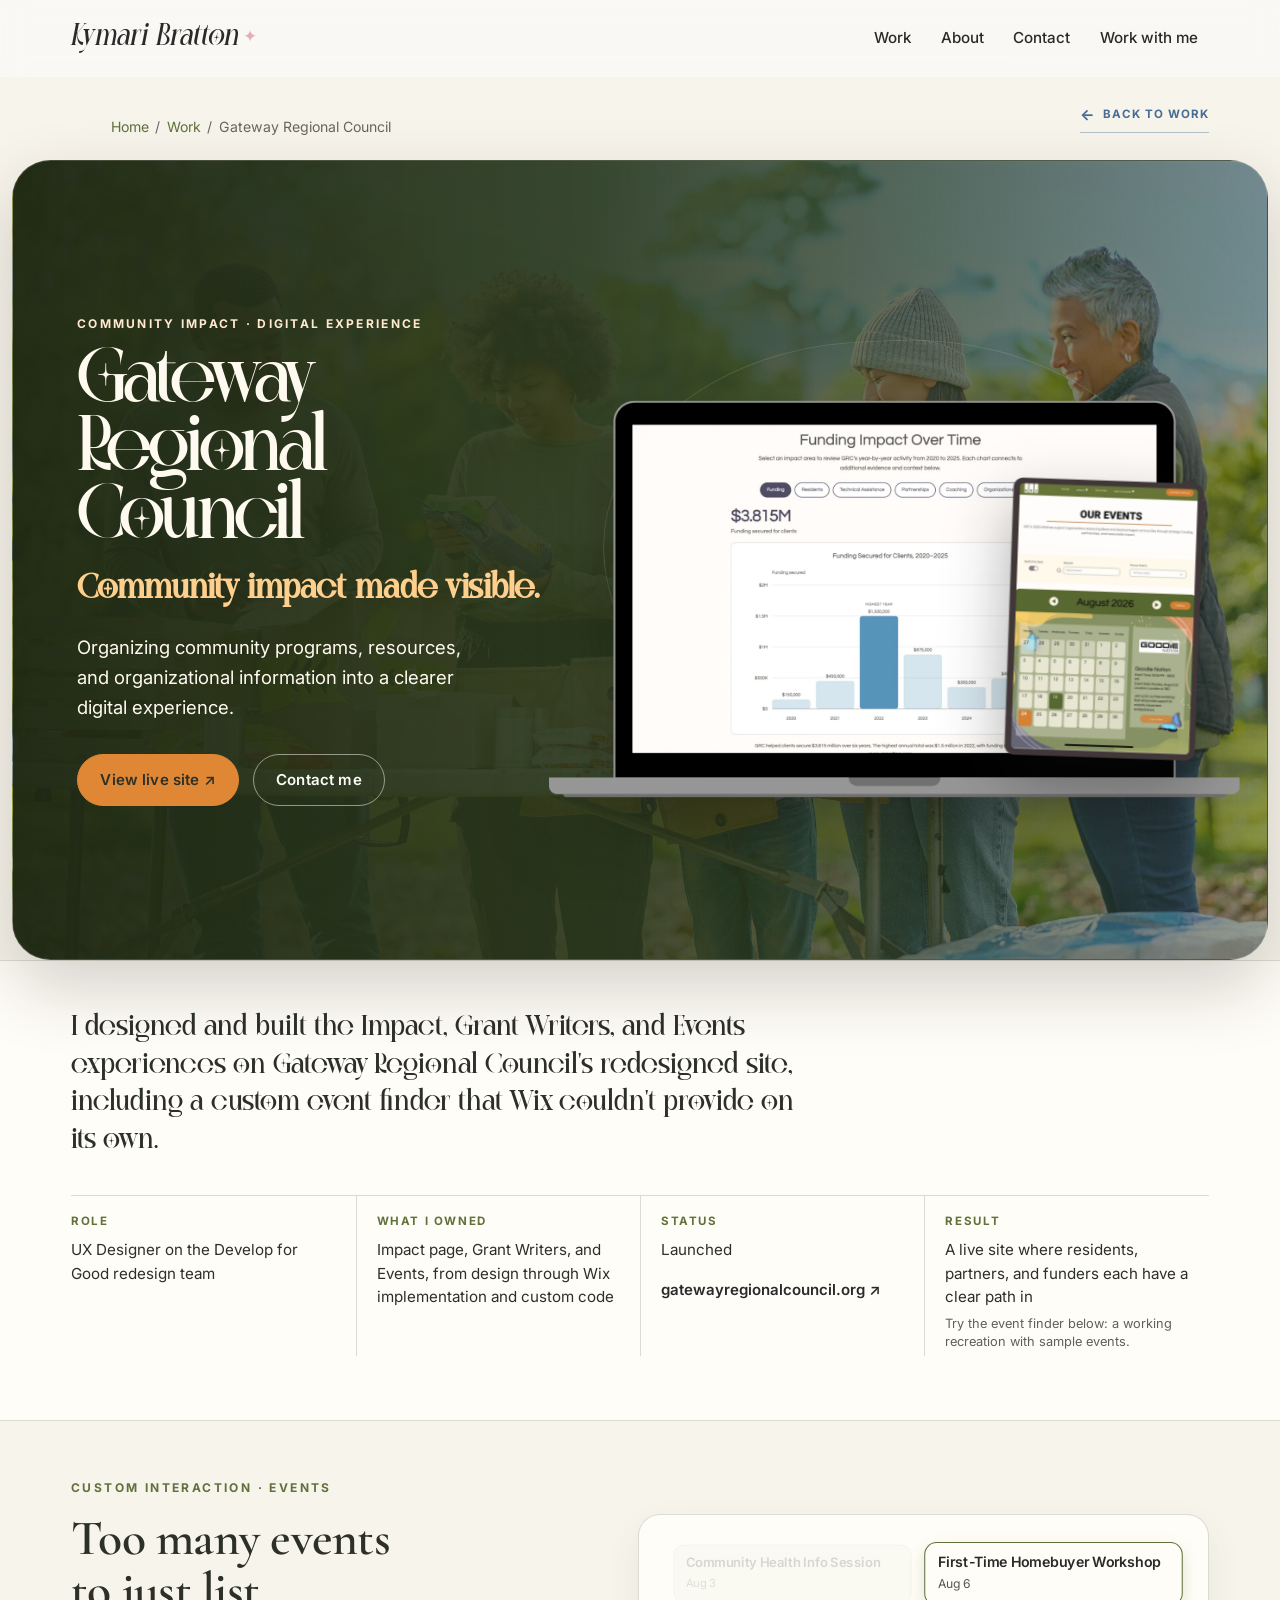
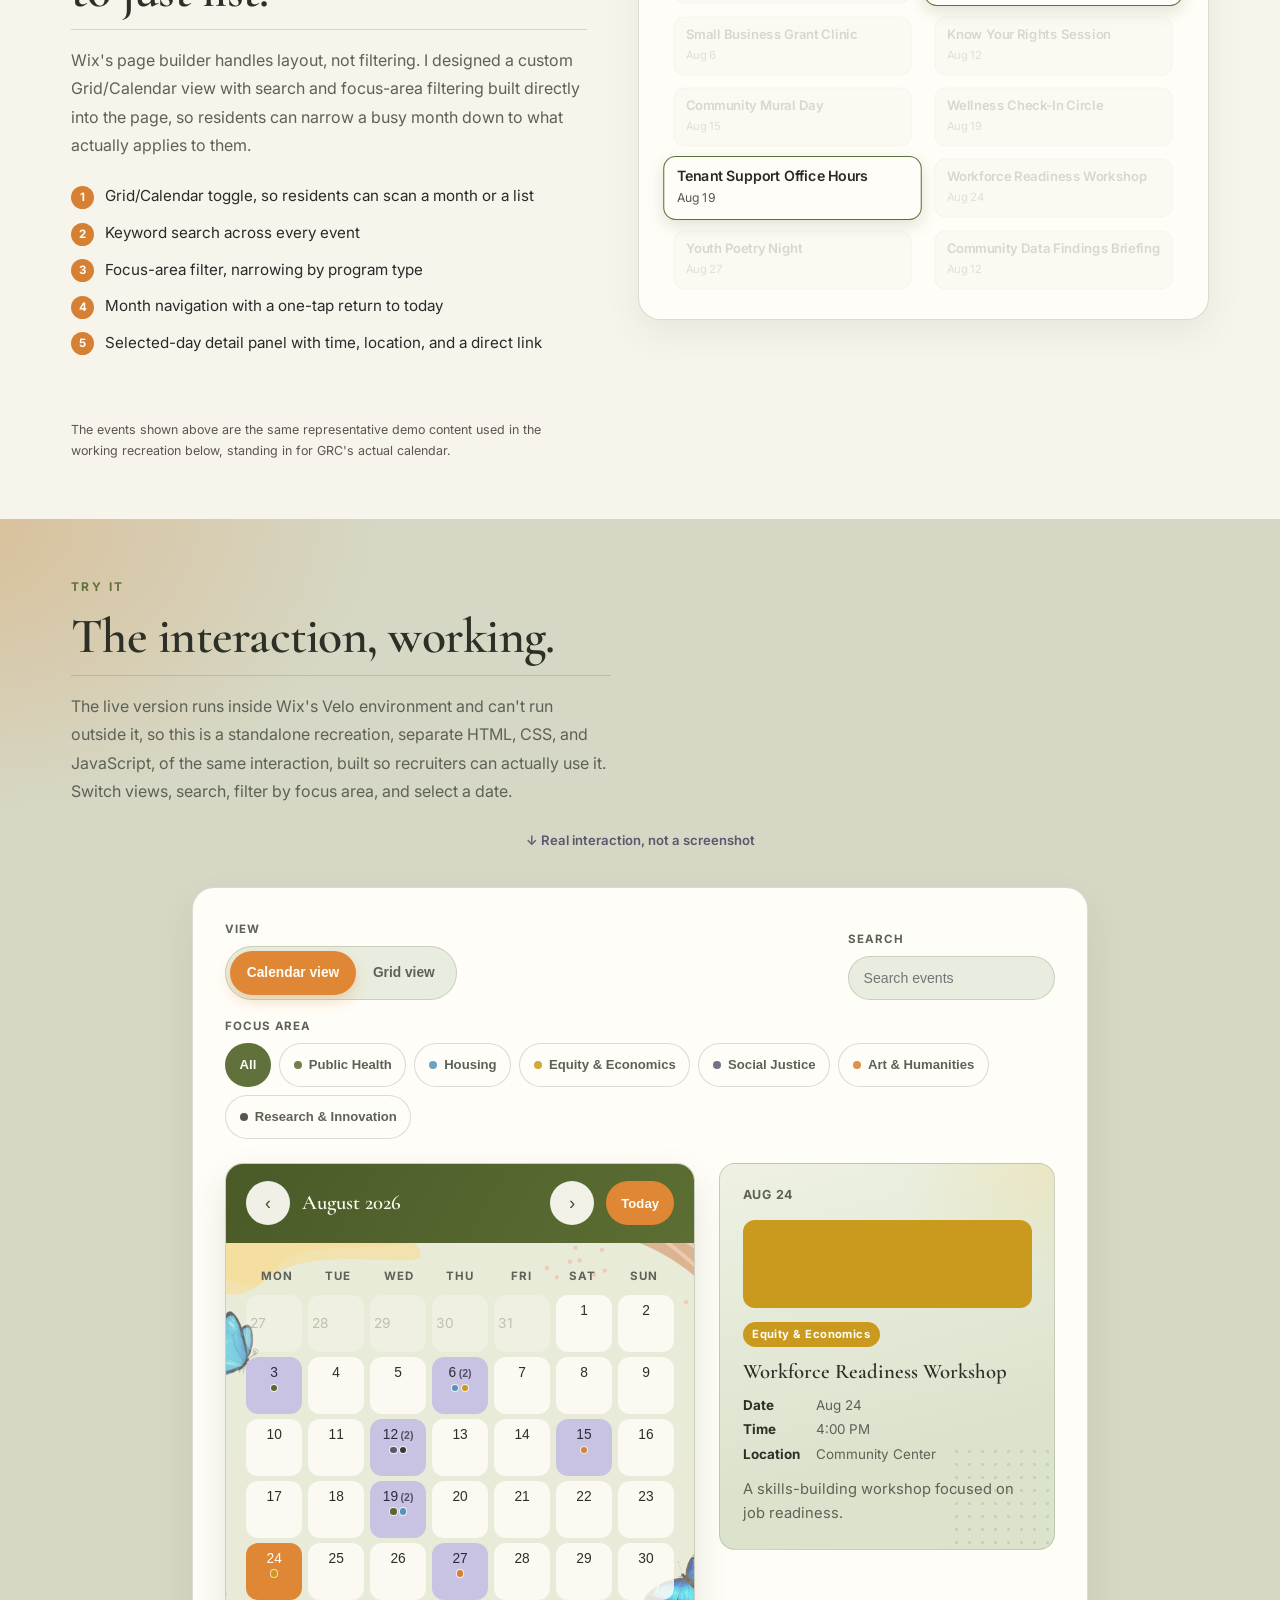
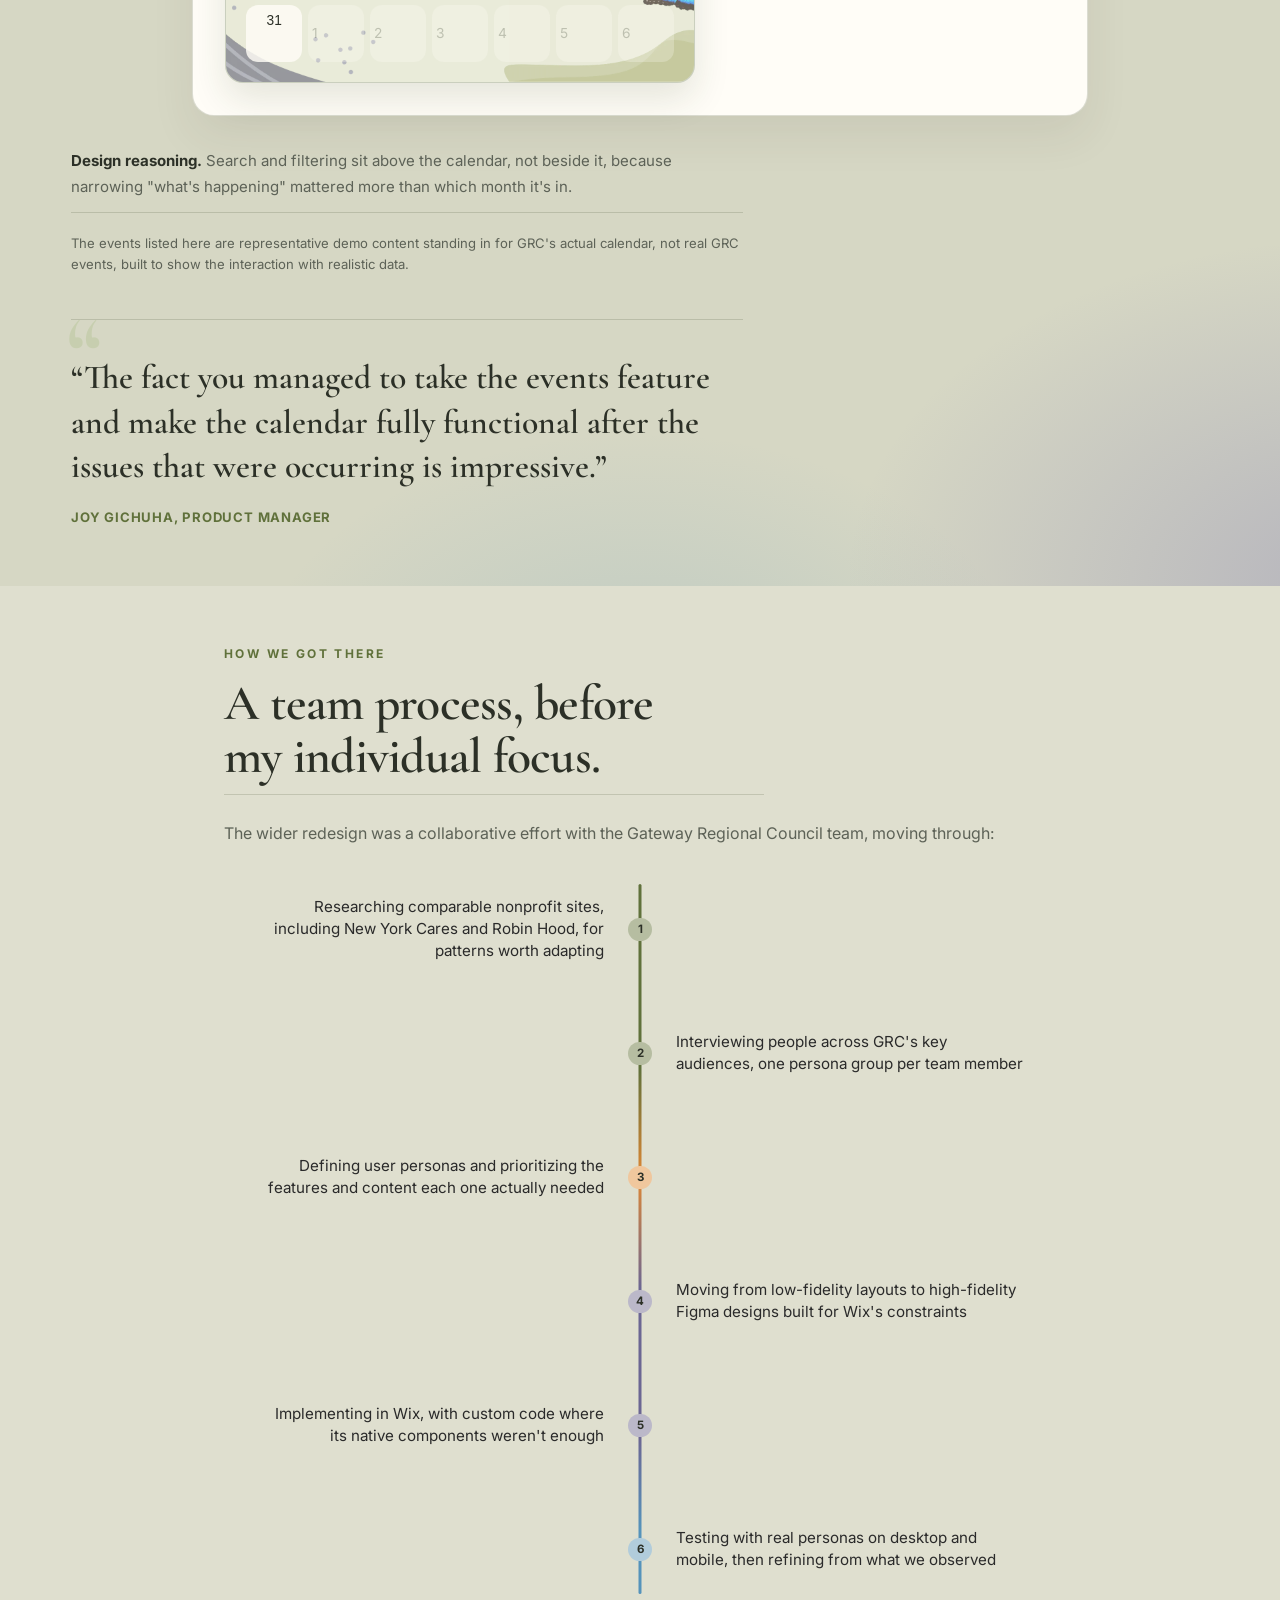
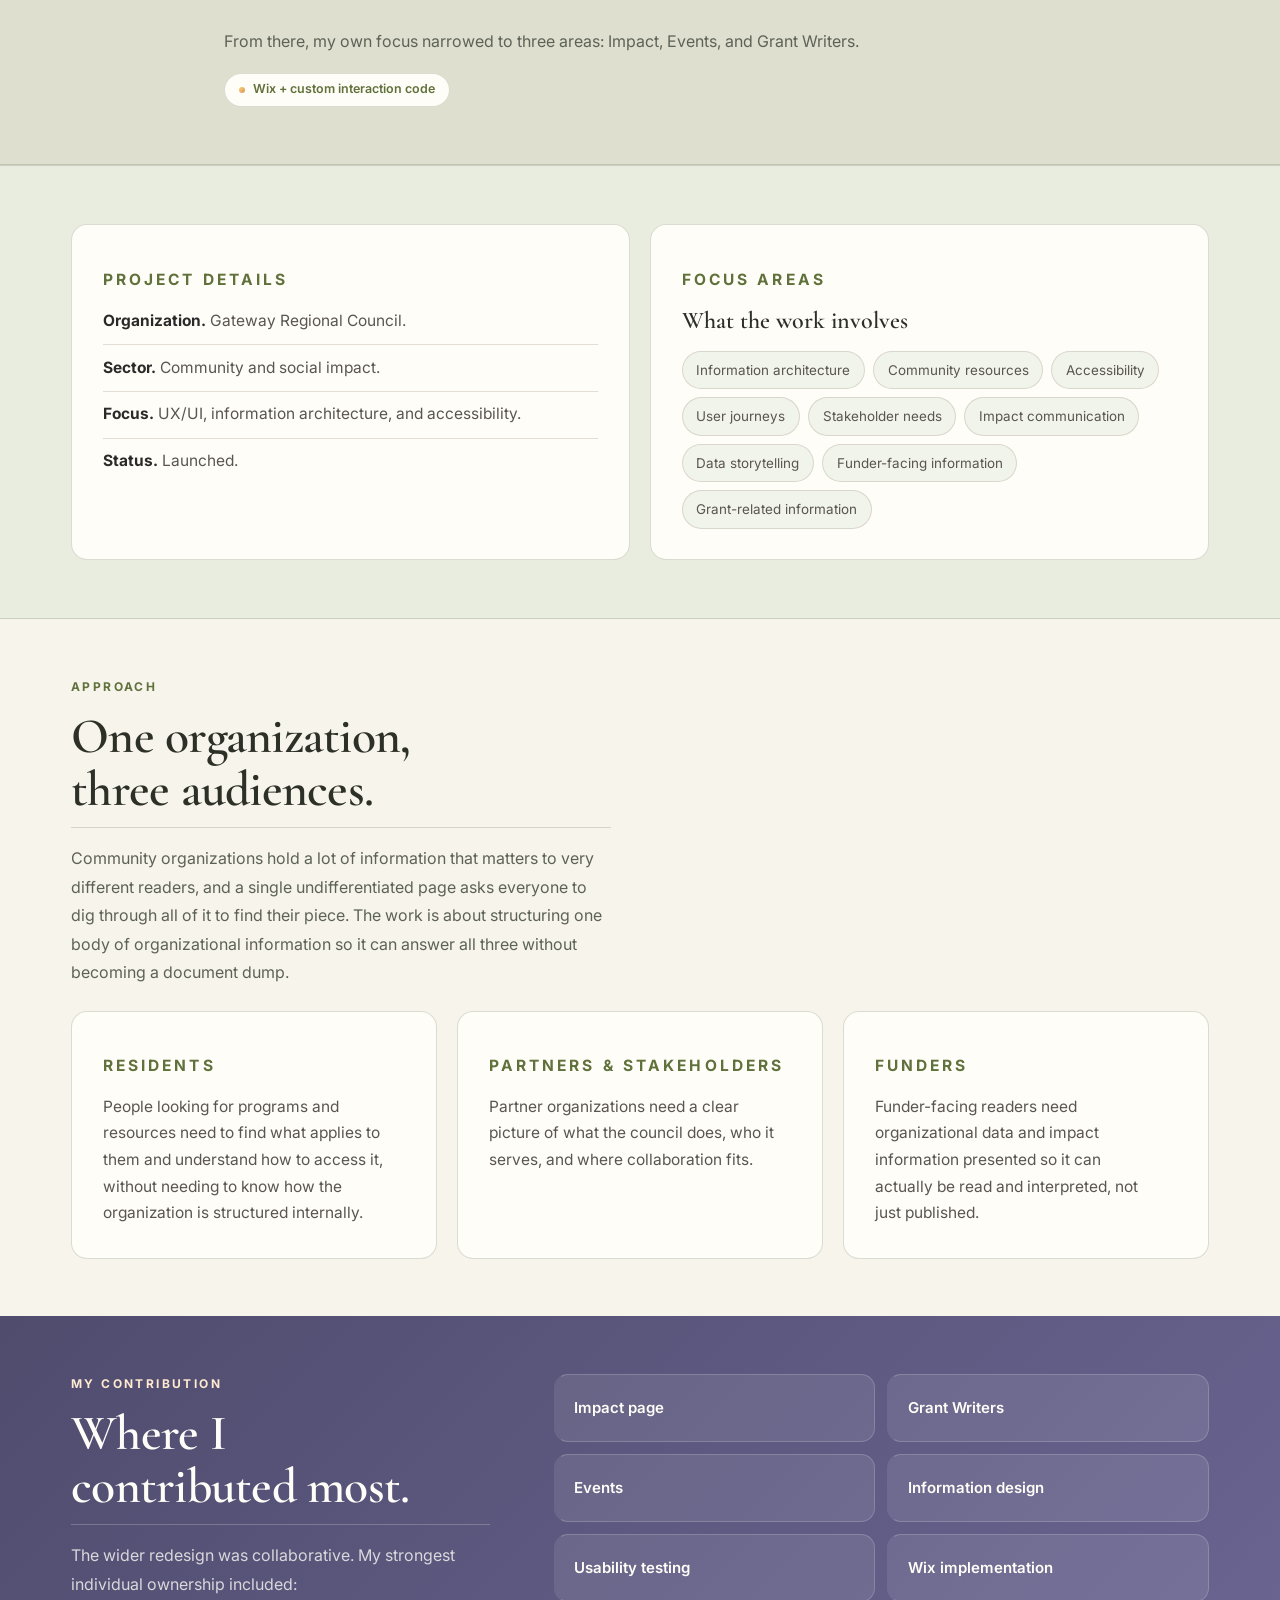
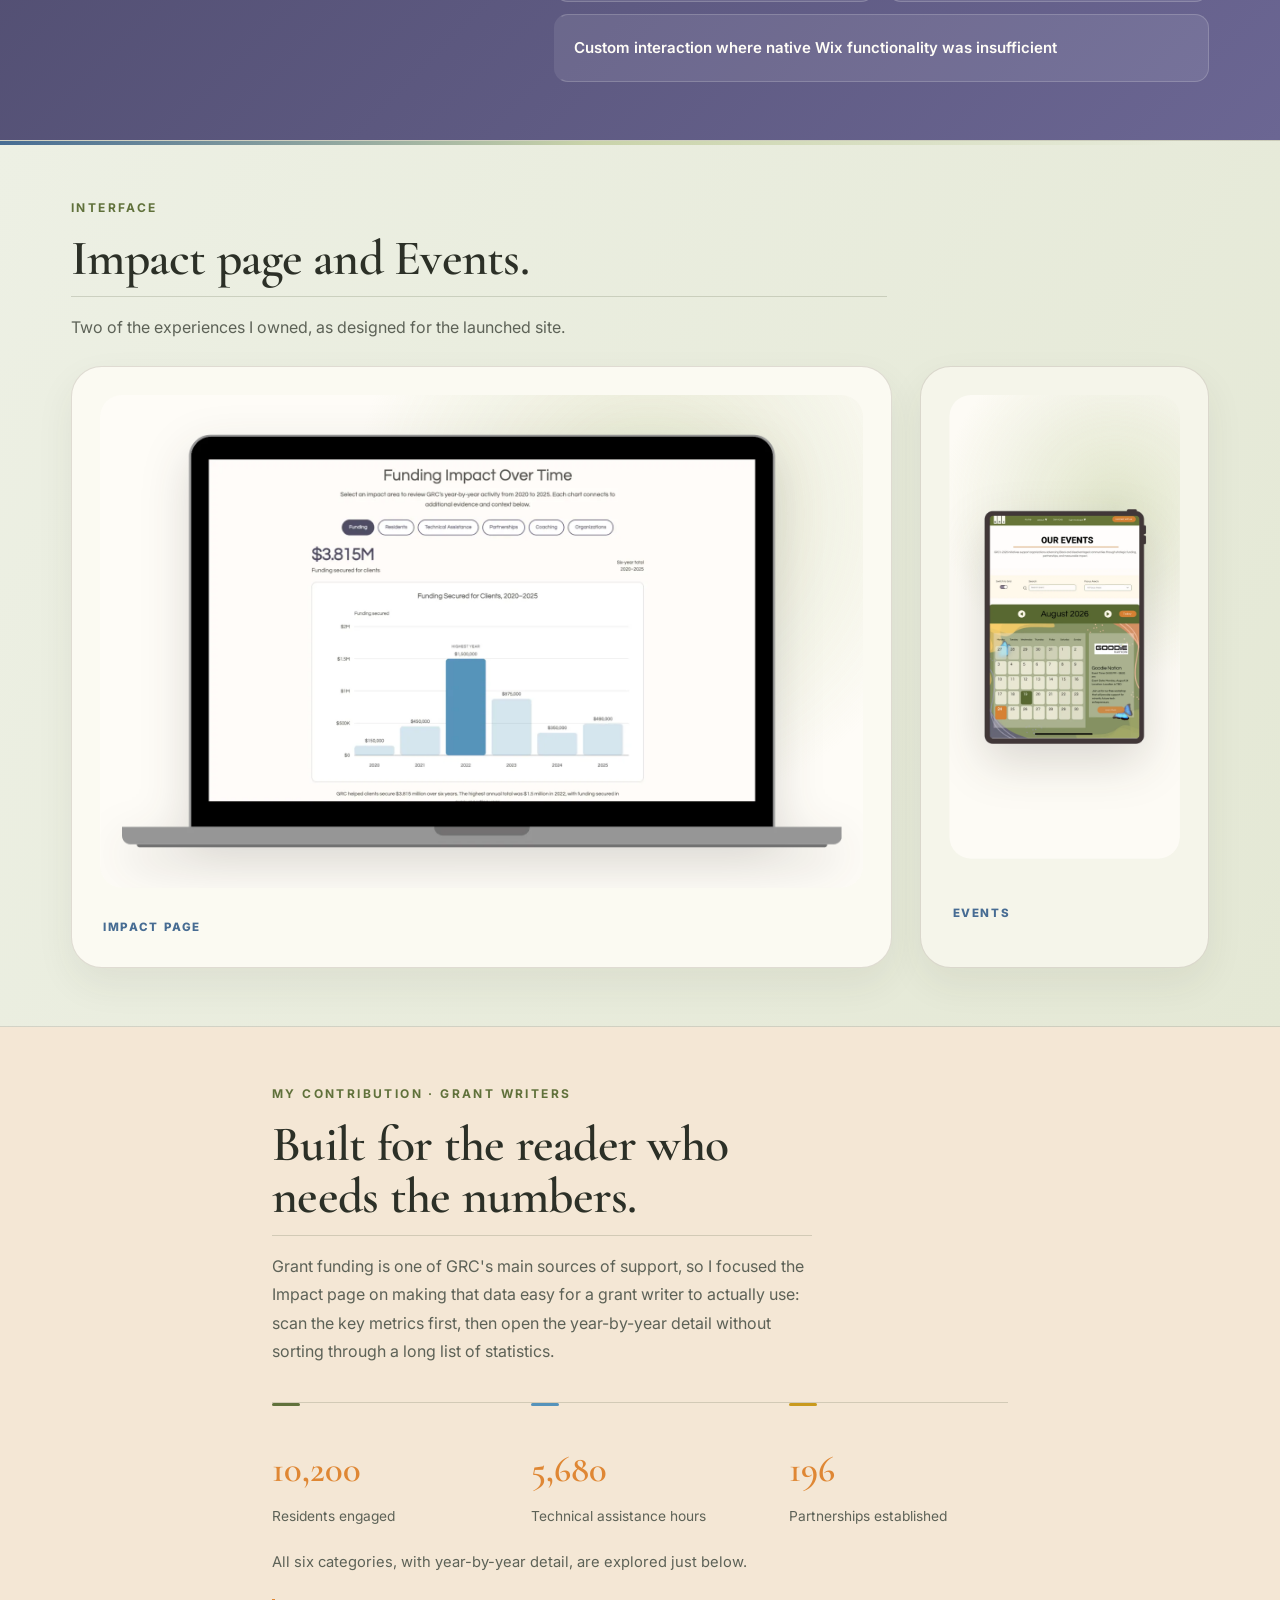
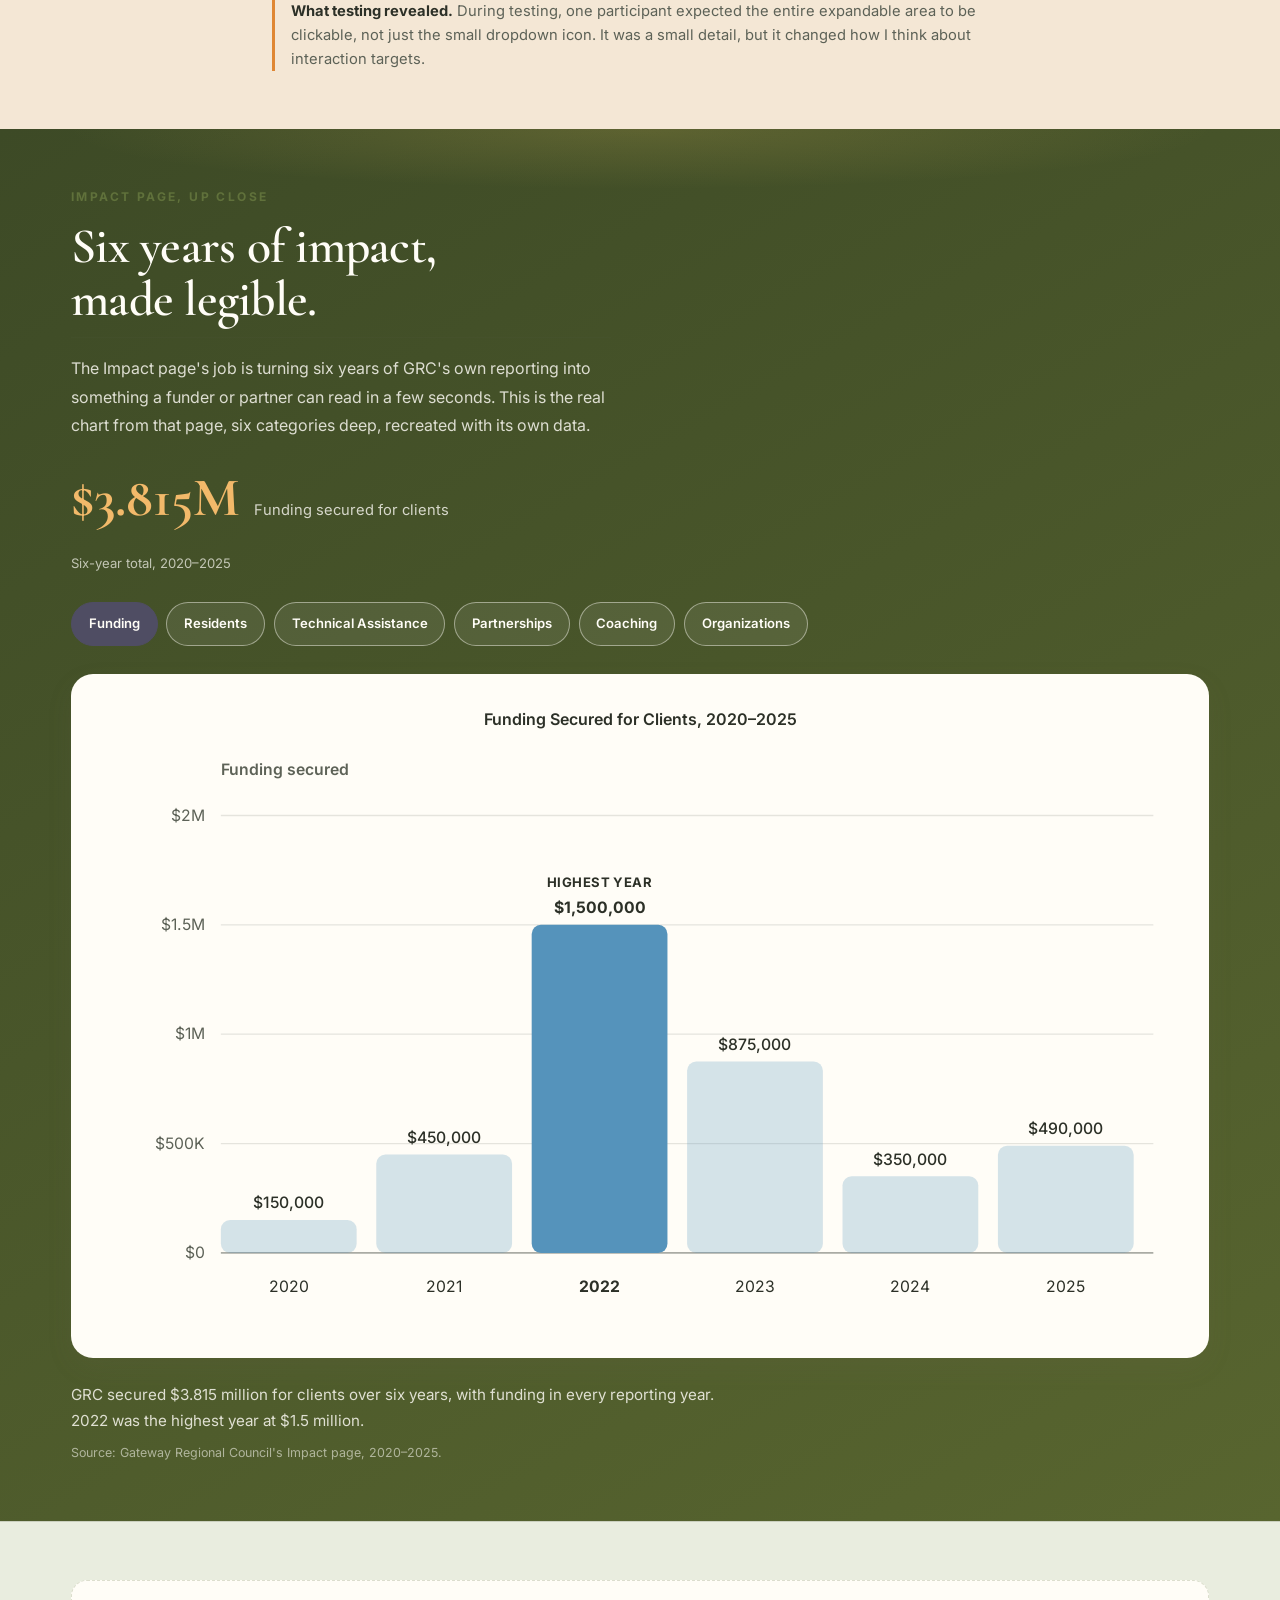
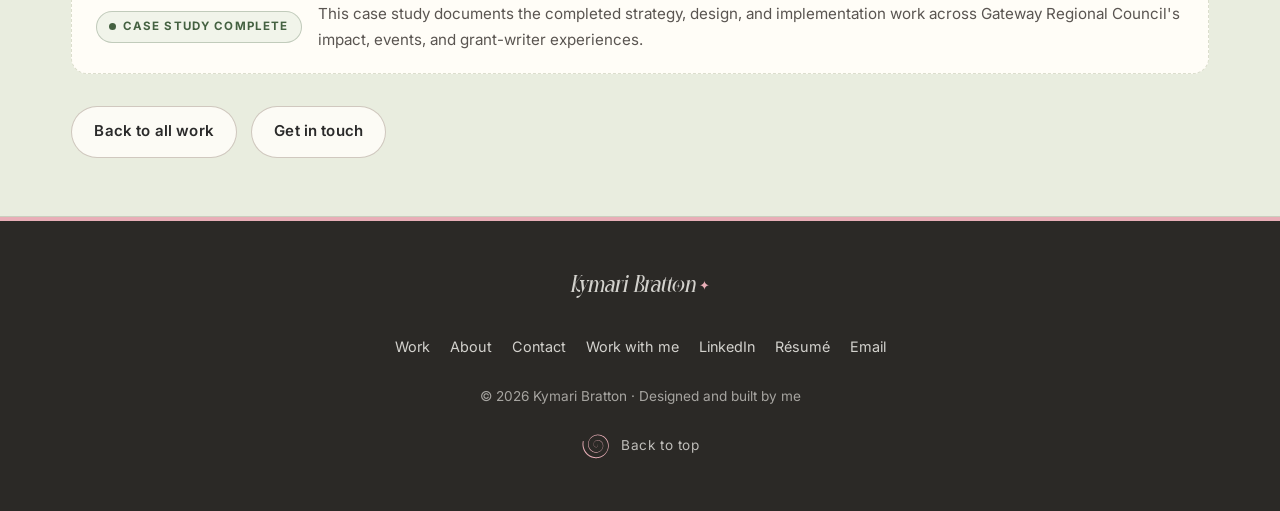
<file: case-study/gateway-regional-council/index.html>
<!DOCTYPE html>

<html lang="en">
<head>
<meta charset="utf-8"/>
<meta content="width=device-width, initial-scale=1.0" name="viewport"/>
<title>Gateway Regional Council | Kymari Bratton</title>
<meta content="Organizing community programs, resources, and organizational information into a clearer digital experience for residents, stakeholders, and funders." name="description"/>
<link href="https://kymaribratton.com/case-study/gateway-regional-council/" rel="canonical"/>
<meta content="#60713b" name="theme-color"/>
<meta content="article" property="og:type"/>
<meta content="Kymari Bratton" property="og:site_name"/>
<meta content="Gateway Regional Council | Kymari Bratton" property="og:title"/>
<meta content="Community impact and information architecture work for residents, stakeholders, and funders." property="og:description"/>
<meta content="https://kymaribratton.com/case-study/gateway-regional-council/" property="og:url"/>
<link href="/assets/favicon.svg?v=2" rel="icon" type="image/svg+xml"/>
<link href="https://fonts.googleapis.com" rel="preconnect"/>
<link crossorigin="" href="https://fonts.gstatic.com" rel="preconnect"/>
<link href="https://fonts.googleapis.com/css2?family=Cormorant+Garamond:wght@600;700&amp;family=Inter:wght@400;500;600;700&amp;display=swap" rel="stylesheet"/>
<script>document.documentElement.classList.add("js")</script>
<link href="/styles.css?v=20261113l" rel="stylesheet"/>
</head>
<body>
<a class="skip-link" href="#main">Skip to content</a>
<header class="topbar" data-topbar="">
<div class="shell topbar-inner">
<a class="brand" href="/">Kymari Bratton <i class="sparkle">✦</i></a>
<nav aria-label="Primary" class="nav">
<a href="/#projects">Work</a>
<a href="/about/">About</a>
<a href="/contact/">Contact</a>
<a href="/work-with-me/">Work with me</a>
</nav>
</div>
</header>
<main class="gateway-case case-study--immersive case-study--showcase" id="main" data-case="gateway">
<nav aria-label="Breadcrumb" class="shell case-breadcrumb-nav">
<ol class="breadcrumb">
<li><a href="/">Home</a></li>
<li aria-hidden="true">/</li>
<li><a href="/#projects">Work</a></li>
<li aria-hidden="true">/</li>
<li aria-current="page">Gateway Regional Council</li>
</ol>
<a class="case-back-link" href="/#projects"><span aria-hidden="true">←</span> Back to work</a>
</nav>
<section class="shell subpage-hero case-hero--gateway case-hero--immersive">
<div class="subpage-copy" data-reveal="">
<p class="eyebrow">Community impact · Digital experience</p>
<h1 class="subpage-title"><span class="hover-word"><span class="hover-word-text">Gateway Regional Council</span></span></h1>
<p class="gateway-thesis">Community impact made visible.</p>
<p class="subpage-lede">
            Organizing community programs, resources, and organizational information into a clearer
            digital experience.
          </p>
<div class="button-row">
<a class="button button--primary" href="https://www.gatewayregionalcouncil.org/" rel="noopener" target="_blank">View live site &#8599;</a>
<a class="button button--secondary" href="/contact/">Contact me</a>
</div>
</div>
<div class="subpage-visual" data-reveal="">
<figure class="subpage-frame subpage-frame--devices">
<div class="case-device-pair" data-device-pair="gateway">
<picture class="case-device case-device--primary"><source srcset="/assets/gateway-desktop.webp" type="image/webp"/><img alt="Gateway Regional Council funding impact dashboard on laptop, with the events calendar on tablet" decoding="async" height="1000" src="/assets/gateway-desktop.png" width="1600"/></picture>
<picture class="case-device case-device--secondary"><source srcset="/assets/gateway-tablet.webp" type="image/webp"/><img alt="" decoding="async" height="1200" src="/assets/gateway-tablet.png" width="900"/></picture>
</div>
</figure>
</div>
</section>
<section aria-label="Project at a glance" class="case-glance">
<div class="shell" data-reveal="">
<p class="case-glance-owner">
            I designed and built the Impact, Grant Writers, and Events experiences on Gateway
            Regional Council's redesigned site, including a custom event finder that Wix couldn't
            provide on its own.
          </p>
<dl class="case-glance-grid">
<div class="case-glance-item">
<dt>Role</dt>
<dd>UX Designer on the Develop for Good redesign team</dd>
</div>
<div class="case-glance-item">
<dt>What I owned</dt>
<dd>Impact page, Grant Writers, and Events, from design through Wix implementation and custom code</dd>
</div>
<div class="case-glance-item">
<dt>Status</dt>
<dd>Launched<small><a class="link" href="https://www.gatewayregionalcouncil.org/" rel="noopener" target="_blank">gatewayregionalcouncil.org &#8599;</a></small></dd>
</div>
<div class="case-glance-item case-glance-item--result">
<dt>Result</dt>
<dd>A live site where residents, partners, and funders each have a clear path in<small>Try the event finder below: a working recreation with sample events.</small></dd>
</div>
</dl>
</div>
</section>
<section aria-labelledby="gateway-events-title" class="section gateway-events-showcase">
<div class="shell gateway-events-layout">
<div class="gateway-events-copy" data-reveal="">
<p class="eyebrow">Custom interaction &middot; Events</p>
<h2 class="section-title" id="gateway-events-title">Too many events to just list.</h2>
<p class="gateway-section-intro">
              Wix's page builder handles layout, not filtering. I designed a custom Grid/Calendar
              view with search and focus-area filtering built directly into the page, so residents
              can narrow a busy month down to what actually applies to them.
            </p>
<ol class="gateway-callout-list">
<li><span class="gateway-callout-num" aria-hidden="true">1</span> Grid/Calendar toggle, so residents can scan a month or a list</li>
<li><span class="gateway-callout-num" aria-hidden="true">2</span> Keyword search across every event</li>
<li><span class="gateway-callout-num" aria-hidden="true">3</span> Focus-area filter, narrowing by program type</li>
<li><span class="gateway-callout-num" aria-hidden="true">4</span> Month navigation with a one-tap return to today</li>
<li><span class="gateway-callout-num" aria-hidden="true">5</span> Selected-day detail panel with time, location, and a direct link</li>
</ol>
</div>
<div aria-hidden="true" class="gateway-events-converge" data-gsap-events-converge="">
<div class="gateway-events-scatter">
<div class="gateway-events-fragment">
<p class="gateway-events-fragment-title">Community Health Info Session</p>
<p class="gateway-events-fragment-meta">Aug 3</p>
</div>
<div class="gateway-events-fragment gateway-events-fragment--keep">
<p class="gateway-events-fragment-title">First-Time Homebuyer Workshop</p>
<p class="gateway-events-fragment-meta">Aug 6</p>
</div>
<div class="gateway-events-fragment">
<p class="gateway-events-fragment-title">Small Business Grant Clinic</p>
<p class="gateway-events-fragment-meta">Aug 6</p>
</div>
<div class="gateway-events-fragment">
<p class="gateway-events-fragment-title">Know Your Rights Session</p>
<p class="gateway-events-fragment-meta">Aug 12</p>
</div>
<div class="gateway-events-fragment">
<p class="gateway-events-fragment-title">Community Mural Day</p>
<p class="gateway-events-fragment-meta">Aug 15</p>
</div>
<div class="gateway-events-fragment">
<p class="gateway-events-fragment-title">Wellness Check-In Circle</p>
<p class="gateway-events-fragment-meta">Aug 19</p>
</div>
<div class="gateway-events-fragment gateway-events-fragment--keep">
<p class="gateway-events-fragment-title">Tenant Support Office Hours</p>
<p class="gateway-events-fragment-meta">Aug 19</p>
</div>
<div class="gateway-events-fragment">
<p class="gateway-events-fragment-title">Workforce Readiness Workshop</p>
<p class="gateway-events-fragment-meta">Aug 24</p>
</div>
<div class="gateway-events-fragment">
<p class="gateway-events-fragment-title">Youth Poetry Night</p>
<p class="gateway-events-fragment-meta">Aug 27</p>
</div>
<div class="gateway-events-fragment">
<p class="gateway-events-fragment-title">Community Data Findings Briefing</p>
<p class="gateway-events-fragment-meta">Aug 12</p>
</div>
</div>
</div>
<p class="gateway-events-note" data-reveal="">
  The events shown above are the same representative demo content used in the working
  recreation below, standing in for GRC's actual calendar.
</p>
</div>
</section>
<section aria-labelledby="gateway-demo-title" class="section gateway-demo">
<div class="shell">
<div class="section-head" data-reveal="" data-reveal-sequence="">
<p class="eyebrow">Try it</p>
<h2 class="section-title" id="gateway-demo-title">The interaction, working.</h2>
<p class="gateway-section-intro">
              The live version runs inside Wix's Velo environment and can't run outside it,
              so this is a standalone recreation, separate HTML, CSS, and JavaScript, of the same
              interaction, built so recruiters can actually use it. Switch views, search, filter by
              focus area, and select a date.
            </p>
</div>
<p class="gateway-demo-annotation">&#8595; Real interaction, not a screenshot</p>
<div class="gateway-demo-app" data-gateway-demo>
<div class="gateway-demo-controls">
<div>
<span aria-hidden="true" class="gateway-demo-control-label">View</span>
<div class="gateway-demo-views" role="tablist" aria-label="Events view">
<button aria-controls="gatewayDemoCalendar" aria-selected="true" class="gateway-demo-view is-active" data-demo-view="calendar" id="gatewayDemoCalendarTab" role="tab" tabindex="0" type="button">Calendar view</button>
<button aria-controls="gatewayDemoGrid" aria-selected="false" class="gateway-demo-view" data-demo-view="grid" id="gatewayDemoGridTab" role="tab" tabindex="-1" type="button">Grid view</button>
</div>
</div>
<div class="gateway-demo-search">
<label class="gateway-demo-control-label" for="gatewayDemoSearch">Search</label>
<input autocomplete="off" id="gatewayDemoSearch" placeholder="Search events" type="search"/>
</div>
</div>
<div class="gateway-demo-filters-group">
<span aria-hidden="true" class="gateway-demo-control-label">Focus area</span>
<div aria-label="Filter by focus area" class="gateway-demo-filters" role="group">
<button aria-pressed="true" class="gateway-demo-filter is-active" data-demo-filter="all" type="button">All</button>
<button aria-pressed="false" class="gateway-demo-filter" data-demo-filter="health" style="--dot-color:#586832" type="button"><i aria-hidden="true" class="gateway-demo-filter-dot"></i>Public Health</button>
<button aria-pressed="false" class="gateway-demo-filter" data-demo-filter="housing" style="--dot-color:#5593bb" type="button"><i aria-hidden="true" class="gateway-demo-filter-dot"></i>Housing</button>
<button aria-pressed="false" class="gateway-demo-filter" data-demo-filter="economic" style="--dot-color:#c99a1e" type="button"><i aria-hidden="true" class="gateway-demo-filter-dot"></i>Equity &amp; Economics</button>
<button aria-pressed="false" class="gateway-demo-filter" data-demo-filter="justice" style="--dot-color:#5b586e" type="button"><i aria-hidden="true" class="gateway-demo-filter-dot"></i>Social Justice</button>
<button aria-pressed="false" class="gateway-demo-filter" data-demo-filter="arts" style="--dot-color:#d68033" type="button"><i aria-hidden="true" class="gateway-demo-filter-dot"></i>Art &amp; Humanities</button>
<button aria-pressed="false" class="gateway-demo-filter" data-demo-filter="research" style="--dot-color:#3a3a35" type="button"><i aria-hidden="true" class="gateway-demo-filter-dot"></i>Research &amp; Innovation</button>
</div>
</div>
<div class="gateway-demo-body">
<div aria-labelledby="gatewayDemoCalendarTab" class="gateway-demo-calendar" data-demo-calendar-view id="gatewayDemoCalendar" role="tabpanel">
<div class="gateway-demo-cal-head">
<button aria-label="Previous month" class="gateway-demo-cal-nav" data-demo-cal-prev="" type="button">&#8249;</button>
<span class="gateway-demo-cal-month" data-demo-cal-month></span>
<button aria-label="Next month" class="gateway-demo-cal-nav" data-demo-cal-next="" type="button">&#8250;</button>
<button class="gateway-demo-cal-today" data-demo-cal-today="" type="button">Today</button>
</div>
<div class="gateway-demo-cal-atmosphere">
<div class="gateway-demo-cal-weekdays">
<span>Mon</span><span>Tue</span><span>Wed</span><span>Thu</span><span>Fri</span><span>Sat</span><span>Sun</span>
</div>
<div aria-live="polite" class="gateway-demo-cal-grid" data-demo-cal-grid></div>
</div>
</div>
<div aria-labelledby="gatewayDemoGridTab" class="gateway-demo-grid" data-demo-grid-view hidden="" id="gatewayDemoGrid" role="tabpanel"></div>
<div aria-live="polite" class="gateway-demo-detail" data-demo-detail></div>
</div>
</div>
<p class="gateway-demo-learning" data-reveal="">
              <strong>Design reasoning.</strong> Search and filtering sit above the calendar, not
              beside it, because narrowing "what's happening" mattered more than which month it's
              in.
            </p>
<p class="gateway-demo-note" data-reveal="">
              The events listed here are representative demo content standing in for GRC's actual
              calendar, not real GRC events, built to show the interaction with realistic data.
            </p>
<blockquote class="gateway-testimonial gateway-testimonial--teammate" data-reveal="">
<p>
              &ldquo;The fact you managed to take the events feature and make the calendar fully
              functional after the issues that were occurring is impressive.&rdquo;
            </p>
<cite>Joy Gichuha, Product Manager</cite>
</blockquote>
</div>
</section>
<section class="section gateway-process" aria-labelledby="gateway-process-title">
<div class="shell gateway-process-layout">
<div class="section-head" data-reveal="" data-reveal-sequence="">
<span aria-hidden="true" class="gateway-evidence-mark gateway-evidence-mark--green"></span>
<p class="eyebrow">How we got there</p>
<h2 class="section-title" id="gateway-process-title">A team process, before my individual focus.</h2>
</div>
<p class="gateway-process-copy gateway-process-copy--lead" data-reveal="">
              The wider redesign was a collaborative effort with the Gateway Regional Council team, moving
              through:
            </p>
<ol class="gateway-callout-list gateway-process-steps gateway-process-steps--rainbow" data-reveal="" data-reveal-sequence="">
<li><span class="gateway-callout-num" aria-hidden="true">1</span><span class="gateway-process-step-text">Researching comparable nonprofit sites, including New York Cares and Robin Hood, for patterns worth adapting</span></li>
<li><span class="gateway-callout-num" aria-hidden="true">2</span><span class="gateway-process-step-text">Interviewing people across GRC's key audiences, one persona group per team member</span></li>
<li><span class="gateway-callout-num" aria-hidden="true">3</span><span class="gateway-process-step-text">Defining user personas and prioritizing the features and content each one actually needed</span></li>
<li><span class="gateway-callout-num" aria-hidden="true">4</span><span class="gateway-process-step-text">Moving from low-fidelity layouts to high-fidelity Figma designs built for Wix's constraints</span></li>
<li><span class="gateway-callout-num" aria-hidden="true">5</span><span class="gateway-process-step-text">Implementing in Wix, with custom code where its native components weren't enough</span></li>
<li><span class="gateway-callout-num" aria-hidden="true">6</span><span class="gateway-process-step-text">Testing with real personas on desktop and mobile, then refining from what we observed</span></li>
</ol>
<p class="gateway-process-copy gateway-process-copy--close" data-reveal="">
              From there, my own focus narrowed to three areas: Impact, Events, and Grant Writers.
            </p>
<span class="gateway-process-chip"><i aria-hidden="true" class="gateway-process-chip-dot"></i>Wix + custom interaction code</span>
</div>
</section>
<section class="section section--tint gateway-snapshot">
<div class="shell grid-2">
<article class="panel" data-reveal="">
<p class="eyebrow">Project details</p>
<ul class="detail-list">
<li><strong>Organization.</strong> Gateway Regional Council.</li>
<li><strong>Sector.</strong> Community and social impact.</li>
<li>
<strong>Focus.</strong> UX/UI, information architecture, and accessibility.
              </li>
<li><strong>Status.</strong> Launched.</li>
</ul>
</article>
<article class="panel" data-reveal="">
<p class="eyebrow">Focus areas</p>
<h2>What the work involves</h2>
<ul class="pill-list" data-reveal data-reveal-sequence data-blur>
<li>Information architecture</li>
<li>Community resources</li>
<li>Accessibility</li>
<li>User journeys</li>
<li>Stakeholder needs</li>
<li>Impact communication</li>
<li>Data storytelling</li>
<li>Funder-facing information</li>
<li>Grant-related information</li>
</ul>
</article>
</div>
</section>
<section class="section shell gateway-audiences">
<div class="section-head" data-reveal="" data-reveal-sequence="">
<p class="eyebrow">Approach</p>
<h2 class="section-title">One organization, three audiences.</h2>
<p class="gateway-section-intro">
            Community organizations hold a lot of information that matters to very different
            readers, and a single undifferentiated page asks everyone to dig through all of it to
            find their piece. The work is about structuring one body of organizational information
            so it can answer all three without becoming a document dump.
          </p>
</div>
<div class="grid-3" data-reveal="" data-reveal-sequence="">
<article class="panel">
<p class="eyebrow">Residents</p>
<p>
              People looking for programs and resources need to find what applies to them and
              understand how to access it, without needing to know how the organization is
              structured internally.
            </p>
</article>
<article class="panel">
<p class="eyebrow">Partners &amp; stakeholders</p>
<p>
              Partner organizations need a clear picture of what the council does, who it serves,
              and where collaboration fits.
            </p>
</article>
<article class="panel">
<p class="eyebrow">Funders</p>
<p>
              Funder-facing readers need organizational data and impact information presented so it
              can actually be read and interpreted, not just published.
            </p>
</article>
</div>
</section>
<section class="section gateway-ownership">
<div class="shell gateway-ownership-layout">
<div class="section-head" data-reveal="" data-reveal-sequence="">
<p class="eyebrow">My contribution</p>
<h2 class="section-title">Where I contributed most.</h2>
<p class="gateway-section-intro">
              The wider redesign was collaborative. My strongest individual ownership included:
            </p>
</div>
<ul class="gateway-ownership-list" data-reveal="" data-reveal-sequence="">
<li>Impact page</li>
<li>Grant Writers</li>
<li>Events</li>
<li>Information design</li>
<li>Usability testing</li>
<li>Wix implementation</li>
<li>Custom interaction where native Wix functionality was insufficient</li>
</ul>
</div>
</section>
<section aria-labelledby="gateway-screens-title" class="section gateway-interface-section case-screen-showcase">
<div class="shell">
<div class="section-head case-screen-head" data-reveal="" data-reveal-sequence="">
<p class="eyebrow">Interface</p>
<h2 class="section-title" id="gateway-screens-title">Impact page and Events.</h2>
<p class="gateway-section-intro">
              Two of the experiences I owned, as designed for the launched site.
            </p>
</div>
<div class="gateway-interface-grid case-screen-grid">
<figure class="gateway-interface gateway-interface--impact case-screen-card case-screen-card--primary" data-reveal="">
<div class="case-screen-media">
<picture>
<source srcset="/assets/gateway-desktop.webp" type="image/webp"/>
<img alt="Gateway Regional Council funding impact dashboard on laptop" decoding="async" height="1000" loading="lazy" src="/assets/gateway-desktop.png" width="1600"/>
</picture>
</div>
<figcaption>Impact page</figcaption>
</figure>
<figure class="gateway-interface gateway-interface--events case-screen-card case-screen-card--secondary case-screen-card--tablet" data-reveal="">
<div class="case-screen-media">
<picture>
<source srcset="/assets/gateway-tablet.webp" type="image/webp"/>
<img alt="Gateway Regional Council events calendar on tablet" decoding="async" height="1200" loading="lazy" src="/assets/gateway-tablet.png" width="900"/>
</picture>
</div>
<figcaption>Events</figcaption>
</figure>
</div>
</div>
</section>
<section aria-labelledby="gateway-grants-title" class="section gateway-grants">
<div class="shell gateway-grants-layout">
<div class="section-head" data-reveal="" data-reveal-sequence="">
<p class="eyebrow">My contribution &middot; Grant Writers</p>
<h2 class="section-title" id="gateway-grants-title">Built for the reader who needs the numbers.</h2>
<p class="gateway-section-intro">
              Grant funding is one of GRC's main sources of support, so I focused the Impact page on
              making that data easy for a grant writer to actually use: scan the key metrics first,
              then open the year-by-year detail without sorting through a long list of statistics.
            </p>
</div>
<ul class="gateway-grants-stats" data-reveal="" data-reveal-sequence="">
<li>
<span class="gateway-grants-stat-value" data-count-decimals="0" data-count-to="10200">10,200</span>
<span class="gateway-grants-stat-label">Residents engaged</span>
</li>
<li>
<span class="gateway-grants-stat-value" data-count-decimals="0" data-count-to="5680">5,680</span>
<span class="gateway-grants-stat-label">Technical assistance hours</span>
</li>
<li>
<span class="gateway-grants-stat-value" data-count-decimals="0" data-count-to="196">196</span>
<span class="gateway-grants-stat-label">Partnerships established</span>
</li>
</ul>
<p class="gateway-grants-note" data-reveal="">
              All six categories, with year-by-year detail, are explored just below.
            </p>
<p class="gateway-grants-insight" data-reveal="">
              <strong>What testing revealed.</strong> During testing, one participant expected the
              entire expandable area to be clickable, not just the small dropdown icon. It was a
              small detail, but it changed how I think about interaction targets.
            </p>
</div>
</section>
<section aria-labelledby="gateway-data-title" class="section gateway-data-story">
<div class="shell">
<div class="section-head" data-reveal="" data-reveal-sequence="">
<p class="eyebrow">Impact page, up close</p>
<h2 class="section-title" id="gateway-data-title">Six years of impact, made legible.</h2>
<p class="gateway-section-intro">
            The Impact page's job is turning six years of GRC's own reporting into something a
            funder or partner can read in a few seconds. This is the real chart from that page,
            six categories deep, recreated with its own data.
          </p>
</div>
<div class="gateway-impact" data-reveal="">
<div class="gateway-chart-total">
<span class="gateway-chart-total-value" id="gatewayImpactTotal">$3.815M</span>
<span class="gateway-chart-total-label" id="gatewayImpactTotalLabel">Funding secured for clients</span>
</div>
<p class="gateway-impact-period">Six-year total, 2020&ndash;2025</p>
<div aria-label="Select an impact area" class="gateway-impact-tabs" role="tablist">
<button aria-selected="true" class="gateway-impact-tab is-active" data-impact-key="funding" role="tab" type="button">Funding</button>
<button aria-selected="false" class="gateway-impact-tab" data-impact-key="residents" role="tab" type="button">Residents</button>
<button aria-selected="false" class="gateway-impact-tab" data-impact-key="assistance" role="tab" type="button">Technical Assistance</button>
<button aria-selected="false" class="gateway-impact-tab" data-impact-key="partnerships" role="tab" type="button">Partnerships</button>
<button aria-selected="false" class="gateway-impact-tab" data-impact-key="coaching" role="tab" type="button">Coaching</button>
<button aria-selected="false" class="gateway-impact-tab" data-impact-key="organizations" role="tab" type="button">Organizations</button>
</div>
<div aria-live="polite" class="gateway-impact-panel" role="tabpanel">
<p class="gateway-impact-chart-title" id="gatewayImpactChartTitle">Funding Secured for Clients, 2020&ndash;2025</p>
<div class="gateway-impact-chart-desktop">
<svg aria-label="Funding secured for clients from 2020 to 2025" id="gatewayImpactSvg" role="img" viewBox="0 0 820 440"><text class="gateway-impact-axis-unit" x="90" y="19">Funding secured</text><line class="gateway-impact-baseline" x1="90" x2="802" y1="384" y2="384"></line><text class="gateway-impact-axis-label" text-anchor="end" x="78" y="388">$0</text><line class="gateway-impact-grid-line" x1="90" x2="802" y1="300.5" y2="300.5"></line><text class="gateway-impact-axis-label" text-anchor="end" x="78" y="304.5">$500K</text><line class="gateway-impact-grid-line" x1="90" x2="802" y1="217" y2="217"></line><text class="gateway-impact-axis-label" text-anchor="end" x="78" y="221">$1M</text><line class="gateway-impact-grid-line" x1="90" x2="802" y1="133.5" y2="133.5"></line><text class="gateway-impact-axis-label" text-anchor="end" x="78" y="137.5">$1.5M</text><line class="gateway-impact-grid-line" x1="90" x2="802" y1="50" y2="50"></line><text class="gateway-impact-axis-label" text-anchor="end" x="78" y="54">$2M</text><rect class="gateway-impact-bar" x="90" y="358.95" width="103.667" height="25.05" rx="7" ry="7" fill="rgba(85, 147, 187, 0.25)"><title>2020: $150,000</title></rect><text class="gateway-impact-value-label" x="141.833" y="349.95">$150,000</text><text class="gateway-impact-year-label" x="141.833" y="414">2020</text><rect class="gateway-impact-bar" x="208.667" y="308.85" width="103.667" height="75.15" rx="7" ry="7" fill="rgba(85, 147, 187, 0.25)"><title>2021: $450,000</title></rect><text class="gateway-impact-value-label" x="260.5" y="299.85">$450,000</text><text class="gateway-impact-year-label" x="260.5" y="414">2021</text><text class="gateway-impact-highlight-label" x="379.167" y="104.5">Highest year</text><rect class="gateway-impact-bar" x="327.333" y="133.5" width="103.667" height="250.5" rx="7" ry="7" fill="#5593bb"><title>2022: $1,500,000</title></rect><text class="gateway-impact-value-label is-highlight" x="379.167" y="124.5">$1,500,000</text><text class="gateway-impact-year-label is-highlight" x="379.167" y="414">2022</text><rect class="gateway-impact-bar" x="446" y="237.875" width="103.667" height="146.125" rx="7" ry="7" fill="rgba(85, 147, 187, 0.25)"><title>2023: $875,000</title></rect><text class="gateway-impact-value-label" x="497.833" y="228.875">$875,000</text><text class="gateway-impact-year-label" x="497.833" y="414">2023</text><rect class="gateway-impact-bar" x="564.667" y="325.55" width="103.667" height="58.45" rx="7" ry="7" fill="rgba(85, 147, 187, 0.25)"><title>2024: $350,000</title></rect><text class="gateway-impact-value-label" x="616.5" y="316.55">$350,000</text><text class="gateway-impact-year-label" x="616.5" y="414">2024</text><rect class="gateway-impact-bar" x="683.333" y="302.17" width="103.667" height="81.83" rx="7" ry="7" fill="rgba(85, 147, 187, 0.25)"><title>2025: $490,000</title></rect><text class="gateway-impact-value-label" x="735.167" y="293.17">$490,000</text><text class="gateway-impact-year-label" x="735.167" y="414">2025</text></svg>
</div>
<div aria-label="Funding secured for clients from 2020 to 2025" class="gateway-impact-chart-mobile" id="gatewayImpactMobile" role="img"><div class="gateway-impact-mobile-list"><div class="gateway-impact-mobile-row" aria-label="2020: $150,000"><div class="gateway-impact-mobile-heading"><span class="gateway-impact-mobile-year">2020</span><span class="gateway-impact-mobile-value">$150K</span></div><div aria-hidden="true" class="gateway-impact-mobile-track"><div class="gateway-impact-mobile-bar" style="width: 10%; background: rgba(85, 147, 187, 0.25);"></div></div></div><div class="gateway-impact-mobile-row" aria-label="2021: $450,000"><div class="gateway-impact-mobile-heading"><span class="gateway-impact-mobile-year">2021</span><span class="gateway-impact-mobile-value">$450K</span></div><div aria-hidden="true" class="gateway-impact-mobile-track"><div class="gateway-impact-mobile-bar" style="width: 30%; background: rgba(85, 147, 187, 0.25);"></div></div></div><div class="gateway-impact-mobile-row is-highlight" aria-label="2022: $1,500,000"><div class="gateway-impact-mobile-heading"><span class="gateway-impact-mobile-year">2022</span><span class="gateway-impact-mobile-value">$1.5M</span></div><div aria-hidden="true" class="gateway-impact-mobile-track"><div class="gateway-impact-mobile-bar" style="width: 100%; background: #5593bb;"></div></div><div class="gateway-impact-mobile-note">Highest year</div></div><div class="gateway-impact-mobile-row" aria-label="2023: $875,000"><div class="gateway-impact-mobile-heading"><span class="gateway-impact-mobile-year">2023</span><span class="gateway-impact-mobile-value">$875K</span></div><div aria-hidden="true" class="gateway-impact-mobile-track"><div class="gateway-impact-mobile-bar" style="width: 58.333%; background: rgba(85, 147, 187, 0.25);"></div></div></div><div class="gateway-impact-mobile-row" aria-label="2024: $350,000"><div class="gateway-impact-mobile-heading"><span class="gateway-impact-mobile-year">2024</span><span class="gateway-impact-mobile-value">$350K</span></div><div aria-hidden="true" class="gateway-impact-mobile-track"><div class="gateway-impact-mobile-bar" style="width: 23.333%; background: rgba(85, 147, 187, 0.25);"></div></div></div><div class="gateway-impact-mobile-row" aria-label="2025: $490,000"><div class="gateway-impact-mobile-heading"><span class="gateway-impact-mobile-year">2025</span><span class="gateway-impact-mobile-value">$490K</span></div><div aria-hidden="true" class="gateway-impact-mobile-track"><div class="gateway-impact-mobile-bar" style="width: 32.667%; background: rgba(85, 147, 187, 0.25);"></div></div></div></div></div>
</div>
<p aria-live="polite" class="gateway-chart-caption" id="gatewayImpactCaption">
            GRC secured $3.815 million for clients over six years, with funding in every reporting
            year. 2022 was the highest year at $1.5 million.
          </p>
<p class="gateway-impact-source">Source: Gateway Regional Council's Impact page, 2020&ndash;2025.</p>
</div>
</div>
</section>
<section class="section section--tint gateway-progress">
<div class="shell">
<div class="progress-note" data-reveal="">
<span class="status status--live">Case study complete</span>
<p>
              This case study documents the completed strategy, design, and implementation work
              across Gateway Regional Council's impact, events, and grant-writer experiences.
            </p>
</div>
<div class="button-row" data-reveal="">
<a class="button button--secondary" href="/#projects">Back to all work</a>
<a class="button button--secondary" href="/contact/">Get in touch</a>
</div>
</div>
</section>
</main>
<nav class="tabbar" aria-label="Mobile"><a class="tabbar-link" href="/" data-tab="home"><span class="tabbar-icon"><svg viewBox="0 0 24 24" width="20" height="20" fill="none" stroke="currentColor" stroke-width="1.8" stroke-linecap="round" stroke-linejoin="round" aria-hidden="true" focusable="false"><path d="M15 21v-8a1 1 0 0 0-1-1h-4a1 1 0 0 0-1 1v8"/><path d="M3 10a2 2 0 0 1 .709-1.528l7-5.999a2 2 0 0 1 2.582 0l7 5.999A2 2 0 0 1 21 10v9a2 2 0 0 1-2 2H5a2 2 0 0 1-2-2z"/></svg></span><span>Home</span></a><a class="tabbar-link" href="/#projects" data-tab="work" aria-current="page"><span class="tabbar-icon"><svg viewBox="0 0 24 24" width="20" height="20" fill="none" stroke="currentColor" stroke-width="1.8" stroke-linecap="round" stroke-linejoin="round" aria-hidden="true" focusable="false"><path d="M16 20V4a2 2 0 0 0-2-2h-4a2 2 0 0 0-2 2v16"/><rect width="20" height="14" x="2" y="6" rx="2"/></svg></span><span>Work</span></a><a class="tabbar-link" href="/about/" data-tab="about"><span class="tabbar-icon"><svg viewBox="0 0 24 24" width="20" height="20" fill="none" stroke="currentColor" stroke-width="1.8" stroke-linecap="round" stroke-linejoin="round" aria-hidden="true" focusable="false"><path d="M19 21v-2a4 4 0 0 0-4-4H9a4 4 0 0 0-4 4v2"/><circle cx="12" cy="7" r="4"/></svg></span><span>About</span></a><a class="tabbar-link" href="/contact/" data-tab="contact"><span class="tabbar-icon"><svg viewBox="0 0 24 24" width="20" height="20" fill="none" stroke="currentColor" stroke-width="1.8" stroke-linecap="round" stroke-linejoin="round" aria-hidden="true" focusable="false"><rect width="20" height="16" x="2" y="4" rx="2"/><path d="m22 7-8.97 5.7a1.94 1.94 0 0 1-2.06 0L2 7"/></svg></span><span>Contact</span></a></nav>
<footer class="footer footer--dark">
<div class="shell footer-inner">
<a class="footer-brand" href="/">Kymari Bratton <i class="sparkle">✦</i></a>
<ul class="footer-links">
<li><a href="/#projects">Work</a></li>
<li><a href="/about/">About</a></li>
<li><a href="/contact/">Contact</a></li>
<li><a href="/work-with-me/">Work with me</a></li>
<li><a href="https://www.linkedin.com/in/kymaribratton/" rel="noopener" target="_blank">LinkedIn</a></li>
          <li><a href="/assets/kymari-bratton-resume.pdf" target="_blank" rel="noopener">R&eacute;sum&eacute;</a></li>
<li><a href="mailto:kymaribratton@gmail.com">Email</a></li>
</ul>
<p class="footer-fine">© <span data-year="">2026</span> Kymari Bratton · Designed and built by me</p>
        <a class="footer-top" href="#" data-back-to-top><svg class="spiral" viewBox="-48 -48 96 96" width="28" height="28" aria-hidden="true" focusable="false"><path d="M1.0,0.2 L1.1,0.2 L1.1,0.3 L1.2,0.3 L1.3,0.4 L1.4,0.4 L1.5,0.5 L1.5,0.6 L1.6,0.7 L1.7,0.8 L1.7,0.9 L1.8,1.0 L1.8,1.1 L1.9,1.3 L1.9,1.4 L1.9,1.5 L2.0,1.7 L2.0,1.8 L2.0,1.9 L2.0,2.1 L2.0,2.3 L1.9,2.4 L1.9,2.6 L1.9,2.7 L1.8,2.9 L1.7,3.0 L1.7,3.2 L1.6,3.4 L1.5,3.5 L1.4,3.7 L1.2,3.8 L1.1,4.0 L1.0,4.1 L0.8,4.2 L0.7,4.3 L0.5,4.5 L0.3,4.6 L0.1,4.7 L-0.0,4.8 L-0.2,4.9 L-0.4,5.0 L-0.6,5.0 L-0.8,5.1 L-1.0,5.2 L-1.3,5.2 L-1.5,5.3 L-1.8,5.3 L-2.0,5.3 L-2.3,5.3 L-2.5,5.3 L-2.8,5.3 L-3.1,5.2 L-3.3,5.2 L-3.6,5.1 L-3.9,5.0 L-4.1,5.0 L-4.4,4.9 L-4.6,4.8 L-4.9,4.6 L-5.2,4.5 L-5.4,4.3 L-5.7,4.2 L-5.9,4.0 L-6.2,3.8 L-6.4,3.6 L-6.7,3.4 L-6.9,3.1 L-7.1,2.9 L-7.3,2.6 L-7.5,2.4 L-7.7,2.1 L-7.9,1.8 L-8.0,1.5 L-8.2,1.2 L-8.4,0.9 L-8.5,0.5 L-8.6,0.2 L-8.7,-0.1 L-8.8,-0.4 L-8.9,-0.8 L-8.9,-1.2 L-9.0,-1.6 L-9.0,-2.0 L-9.0,-2.4 L-9.0,-2.7 L-9.0,-3.2 L-9.0,-3.6 L-8.9,-4.0 L-8.9,-4.4 L-8.8,-4.8 L-8.7,-5.2 L-8.5,-5.6 L-8.4,-6.0 L-8.2,-6.4 L-8.0,-6.8 L-7.8,-7.2 L-7.6,-7.6 L-7.4,-8.0 L-7.1,-8.4 L-6.8,-8.7 L-6.5,-9.1 L-6.2,-9.4 L-5.9,-9.8 L-5.5,-10.1 L-5.1,-10.4 L-4.7,-10.7 L-4.3,-10.9 L-3.9,-11.2 L-3.5,-11.4 L-3.0,-11.7 L-2.5,-11.9 L-2.1,-12.1 L-1.6,-12.2 L-1.1,-12.4 L-0.6,-12.5 L-0.1,-12.6 L0.4,-12.7 L0.9,-12.8 L1.4,-12.8 L2.0,-12.8 L2.5,-12.8 L3.0,-12.8 L3.6,-12.8 L4.1,-12.7 L4.7,-12.6 L5.2,-12.5 L5.8,-12.4 L6.3,-12.2 L6.9,-12.0 L7.4,-11.8 L8.0,-11.6 L8.5,-11.3 L9.0,-11.0 L9.5,-10.7 L10.0,-10.4 L10.5,-10.0 L11.0,-9.7 L11.4,-9.3 L11.9,-8.8 L12.3,-8.4 L12.7,-8.0 L13.1,-7.5 L13.5,-7.0 L13.9,-6.5 L14.2,-5.9 L14.6,-5.4 L14.9,-4.8 L15.2,-4.2 L15.4,-3.6 L15.7,-3.0 L15.9,-2.4 L16.1,-1.7 L16.2,-1.1 L16.4,-0.4 L16.5,0.1 L16.6,0.8 L16.6,1.5 L16.7,2.2 L16.7,2.9 L16.6,3.6 L16.6,4.3 L16.5,5.0 L16.4,5.7 L16.2,6.4 L16.1,7.1 L15.9,7.8 L15.6,8.5 L15.4,9.2 L15.1,9.9 L14.7,10.6 L14.4,11.2 L14.0,11.9 L13.6,12.5 L13.1,13.2 L12.7,13.8 L12.2,14.4 L11.7,14.9 L11.1,15.5 L10.5,16.0 L9.9,16.5 L9.3,17.0 L8.6,17.4 L7.9,17.8 L7.2,18.2 L6.5,18.6 L5.7,18.9 L5.0,19.2 L4.2,19.5 L3.4,19.8 L2.6,20.0 L1.8,20.2 L1.0,20.3 L0.1,20.4 L-0.6,20.5 L-1.5,20.5 L-2.3,20.5 L-3.2,20.5 L-4.0,20.5 L-4.9,20.4 L-5.7,20.2 L-6.6,20.1 L-7.4,19.9 L-8.3,19.6 L-9.1,19.4 L-9.9,19.0 L-10.8,18.7 L-11.6,18.3 L-12.4,17.9 L-13.1,17.5 L-13.9,17.0 L-14.6,16.5 L-15.4,15.9 L-16.1,15.4 L-16.8,14.7 L-17.4,14.1 L-18.1,13.4 L-18.7,12.7 L-19.3,12.0 L-19.9,11.3 L-20.4,10.5 L-20.9,9.7 L-21.4,8.9 L-21.8,8.0 L-22.2,7.2 L-22.6,6.3 L-22.9,5.4 L-23.3,4.5 L-23.5,3.5 L-23.8,2.6 L-24.0,1.6 L-24.1,0.6 L-24.2,-0.3 L-24.3,-1.3 L-24.3,-2.3 L-24.3,-3.3 L-24.3,-4.3 L-24.2,-5.3 L-24.1,-6.3 L-23.9,-7.3 L-23.7,-8.3 L-23.4,-9.3 L-23.1,-10.3 L-22.8,-11.3 L-22.4,-12.3 L-22.0,-13.3 L-21.5,-14.2 L-21.0,-15.2 L-20.5,-16.1 L-19.9,-17.0 L-19.3,-17.9 L-18.6,-18.7 L-17.9,-19.6 L-17.2,-20.4 L-16.4,-21.1 L-15.6,-21.9 L-14.8,-22.6 L-13.9,-23.3 L-12.9,-23.9 L-12.0,-24.5 L-11.0,-25.0 L-10.0,-25.5 L-9.0,-26.0 L-7.9,-26.4 L-6.9,-26.8 L-5.8,-27.1 L-4.7,-27.4 L-3.6,-27.7 L-2.4,-27.9 L-1.3,-28.0 L-0.1,-28.2 L0.9,-28.2 L2.1,-28.2 L3.3,-28.2 L4.4,-28.1 L5.6,-28.0 L6.7,-27.9 L7.9,-27.6 L9.1,-27.4 L10.2,-27.1 L11.3,-26.7 L12.5,-26.3 L13.6,-25.8 L14.6,-25.3 L15.7,-24.8 L16.8,-24.2 L17.8,-23.6 L18.8,-22.9 L19.8,-22.2 L20.8,-21.4 L21.7,-20.6 L22.6,-19.8 L23.4,-18.9 L24.3,-18.0 L25.1,-17.0 L25.8,-16.0 L26.6,-15.0 L27.2,-14.0 L27.9,-12.9 L28.5,-11.8 L29.0,-10.6 L29.5,-9.5 L30.0,-8.3 L30.4,-7.1 L30.8,-5.8 L31.1,-4.6 L31.4,-3.3 L31.6,-2.1 L31.8,-0.8 L31.9,0.4 L32.0,1.8 L32.0,3.1 L32.0,4.4 L31.9,5.7 L31.7,7.0 L31.5,8.4 L31.3,9.7 L31.0,11.0 L30.6,12.3 L30.2,13.6 L29.7,14.8 L29.2,16.1 L28.6,17.3 L28.0,18.6 L27.3,19.8 L26.6,20.9 L25.8,22.1 L24.9,23.2 L24.1,24.3 L23.1,25.4 L22.2,26.4 L21.1,27.4 L20.1,28.3 L19.0,29.2 L17.8,30.0 L16.6,30.8 L15.3,31.5 L14.1,32.2 L12.8,32.8 L11.4,33.4 L10.1,33.9 L8.7,34.3 L7.3,34.7 L5.9,35.1 L4.5,35.4 L3.0,35.6 L1.6,35.8 L0.1,35.9 L-1.3,35.9 L-2.8,35.9 L-4.2,35.9 L-5.7,35.7 L-7.2,35.5 L-8.7,35.3 L-10.1,35.0 L-11.6,34.6 L-13.0,34.2 L-14.4,33.7 L-15.8,33.2 L-17.2,32.6 L-18.6,31.9 L-19.9,31.2 L-21.2,30.4 L-22.5,29.6 L-23.7,28.7 L-25.0,27.8 L-26.1,26.8 L-27.3,25.8 L-28.4,24.7 L-29.4,23.6 L-30.5,22.4 L-31.4,21.2 L-32.4,20.0 L-33.2,18.7 L-34.1,17.4 L-34.8,16.0 L-35.6,14.6 L-36.2,13.2 L-36.8,11.7 L-37.4,10.2 L-37.9,8.7 L-38.3,7.2 L-38.7,5.6 L-39.0,4.0 L-39.3,2.5 L-39.4,0.8 L-39.6,-0.7 L-39.6,-2.3 L-39.6,-3.9 L-39.5,-5.6 L-39.4,-7.2 L-39.2,-8.8 L-38.9,-10.4 L-38.6,-12.1 L-38.2,-13.7 L-37.7,-15.3 L-37.2,-16.8 L-36.5,-18.4 L-35.9,-19.9 L-35.1,-21.5 L-34.3,-22.9 L-33.5,-24.4 L-35.6,-25.8 L-36.6,-24.2 L-37.5,-22.7 L-38.3,-21.1 L-39.1,-19.5 L-39.7,-17.8 L-40.4,-16.2 L-40.9,-14.5 L-41.4,-12.8 L-41.8,-11.0 L-42.1,-9.3 L-42.4,-7.5 L-42.6,-5.8 L-42.7,-4.0 L-42.8,-2.3 L-42.7,-0.5 L-42.6,1.1 L-42.4,2.9 L-42.2,4.6 L-41.9,6.3 L-41.5,8.0 L-41.0,9.6 L-40.5,11.3 L-39.9,12.9 L-39.3,14.5 L-38.5,16.0 L-37.8,17.6 L-36.9,19.0 L-36.0,20.5 L-35.0,21.9 L-34.0,23.2 L-33.0,24.5 L-31.8,25.8 L-30.7,27.0 L-29.5,28.2 L-28.2,29.3 L-26.9,30.3 L-25.6,31.3 L-24.2,32.2 L-22.8,33.1 L-21.4,33.9 L-19.9,34.6 L-18.4,35.3 L-16.9,35.9 L-15.4,36.5 L-13.8,36.9 L-12.3,37.4 L-10.7,37.7 L-9.1,38.0 L-7.5,38.2 L-5.9,38.4 L-4.4,38.4 L-2.8,38.5 L-1.2,38.4 L0.3,38.3 L1.8,38.1 L3.4,37.9 L4.9,37.6 L6.4,37.2 L7.9,36.8 L9.4,36.3 L10.8,35.8 L12.2,35.2 L13.6,34.5 L14.9,33.8 L16.2,33.0 L17.5,32.2 L18.7,31.4 L19.9,30.5 L21.1,29.5 L22.2,28.6 L23.3,27.6 L24.4,26.6 L25.4,25.5 L26.4,24.4 L27.3,23.2 L28.1,22.0 L29.0,20.8 L29.7,19.6 L30.4,18.3 L31.1,17.0 L31.7,15.6 L32.2,14.3 L32.7,12.9 L33.1,11.6 L33.5,10.2 L33.8,8.8 L34.0,7.4 L34.2,6.0 L34.3,4.5 L34.4,3.1 L34.4,1.7 L34.3,0.3 L34.2,-1.0 L34.1,-2.4 L33.8,-3.8 L33.6,-5.2 L33.2,-6.5 L32.8,-7.8 L32.4,-9.1 L31.9,-10.4 L31.3,-11.7 L30.7,-12.9 L30.1,-14.1 L29.4,-15.3 L28.6,-16.4 L27.9,-17.5 L27.0,-18.6 L26.1,-19.6 L25.2,-20.6 L24.3,-21.5 L23.3,-22.4 L22.3,-23.3 L21.2,-24.1 L20.2,-24.9 L19.1,-25.6 L17.9,-26.2 L16.8,-26.8 L15.6,-27.4 L14.4,-27.9 L13.2,-28.4 L12.0,-28.8 L10.8,-29.1 L9.5,-29.4 L8.3,-29.7 L7.1,-29.9 L5.8,-30.0 L4.6,-30.1 L3.3,-30.2 L2.1,-30.2 L0.8,-30.1 L-0.3,-30.0 L-1.5,-29.8 L-2.7,-29.6 L-3.9,-29.3 L-5.1,-29.0 L-6.3,-28.7 L-7.4,-28.3 L-8.5,-27.8 L-9.6,-27.3 L-10.6,-26.8 L-11.7,-26.2 L-12.7,-25.6 L-13.7,-25.0 L-14.6,-24.3 L-15.5,-23.5 L-16.4,-22.8 L-17.3,-22.0 L-18.1,-21.2 L-18.9,-20.4 L-19.7,-19.6 L-20.4,-18.7 L-21.1,-17.8 L-21.7,-16.8 L-22.3,-15.9 L-22.9,-14.9 L-23.4,-13.9 L-23.8,-12.9 L-24.3,-11.9 L-24.7,-10.8 L-25.0,-9.8 L-25.3,-8.7 L-25.5,-7.7 L-25.7,-6.6 L-25.9,-5.5 L-26.0,-4.4 L-26.1,-3.3 L-26.1,-2.3 L-26.1,-1.2 L-26.0,-0.1 L-25.9,0.9 L-25.7,1.9 L-25.5,3.0 L-25.3,4.0 L-25.0,5.0 L-24.7,6.0 L-24.3,7.0 L-23.9,7.9 L-23.5,8.9 L-23.0,9.8 L-22.5,10.7 L-21.9,11.5 L-21.3,12.3 L-20.7,13.2 L-20.1,13.9 L-19.4,14.7 L-18.7,15.4 L-18.0,16.1 L-17.2,16.7 L-16.4,17.3 L-15.6,17.9 L-14.8,18.4 L-14.0,18.9 L-13.1,19.4 L-12.3,19.8 L-11.4,20.2 L-10.5,20.6 L-9.6,20.9 L-8.7,21.1 L-7.8,21.4 L-6.9,21.6 L-6.0,21.7 L-5.0,21.8 L-4.1,21.9 L-3.2,21.9 L-2.3,21.9 L-1.4,21.9 L-0.5,21.8 L0.3,21.7 L1.2,21.5 L2.1,21.3 L2.9,21.1 L3.7,20.9 L4.6,20.6 L5.4,20.3 L6.2,19.9 L6.9,19.5 L7.7,19.1 L8.4,18.7 L9.1,18.2 L9.8,17.7 L10.4,17.2 L11.1,16.6 L11.7,16.1 L12.3,15.5 L12.8,14.9 L13.4,14.3 L13.9,13.7 L14.4,13.1 L14.8,12.4 L15.2,11.7 L15.6,11.0 L16.0,10.3 L16.3,9.6 L16.6,8.9 L16.9,8.2 L17.1,7.4 L17.3,6.7 L17.5,5.9 L17.6,5.2 L17.7,4.4 L17.8,3.7 L17.8,2.9 L17.9,2.2 L17.8,1.4 L17.8,0.7 L17.7,0.0 L17.6,-0.7 L17.4,-1.4 L17.3,-2.1 L17.1,-2.8 L16.8,-3.4 L16.6,-4.1 L16.3,-4.7 L16.0,-5.4 L15.6,-6.0 L15.3,-6.6 L14.9,-7.2 L14.5,-7.7 L14.1,-8.2 L13.6,-8.8 L13.2,-9.3 L12.7,-9.7 L12.2,-10.2 L11.7,-10.6 L11.2,-11.0 L10.7,-11.3 L10.1,-11.7 L9.6,-12.0 L9.0,-12.3 L8.4,-12.6 L7.8,-12.8 L7.2,-13.0 L6.7,-13.2 L6.1,-13.4 L5.5,-13.5 L4.9,-13.6 L4.3,-13.7 L3.7,-13.7 L3.1,-13.8 L2.5,-13.8 L1.9,-13.8 L1.3,-13.7 L0.8,-13.6 L0.2,-13.6 L-0.2,-13.4 L-0.8,-13.3 L-1.3,-13.1 L-1.8,-13.0 L-2.3,-12.8 L-2.8,-12.5 L-3.3,-12.3 L-3.8,-12.0 L-4.2,-11.8 L-4.7,-11.5 L-5.1,-11.2 L-5.5,-10.9 L-5.9,-10.5 L-6.2,-10.2 L-6.6,-9.8 L-6.9,-9.4 L-7.2,-9.1 L-7.5,-8.7 L-7.8,-8.3 L-8.1,-7.9 L-8.3,-7.5 L-8.6,-7.1 L-8.8,-6.7 L-9.0,-6.2 L-9.1,-5.8 L-9.3,-5.4 L-9.4,-4.9 L-9.5,-4.5 L-9.6,-4.1 L-9.7,-3.6 L-9.7,-3.2 L-9.7,-2.8 L-9.8,-2.3 L-9.7,-1.9 L-9.7,-1.5 L-9.7,-1.1 L-9.6,-0.7 L-9.5,-0.3 L-9.4,0.0 L-9.3,0.4 L-9.2,0.8 L-9.0,1.2 L-8.9,1.5 L-8.7,1.8 L-8.5,2.2 L-8.3,2.5 L-8.1,2.8 L-7.9,3.1 L-7.7,3.4 L-7.4,3.7 L-7.2,3.9 L-6.9,4.1 L-6.6,4.4 L-6.4,4.6 L-6.1,4.8 L-5.8,4.9 L-5.5,5.1 L-5.2,5.3 L-4.9,5.4 L-4.6,5.5 L-4.3,5.6 L-4.0,5.7 L-3.7,5.8 L-3.4,5.8 L-3.1,5.9 L-2.8,5.9 L-2.6,5.9 L-2.3,5.9 L-2.0,5.9 L-1.7,5.9 L-1.4,5.8 L-1.2,5.8 L-0.9,5.7 L-0.7,5.6 L-0.4,5.5 L-0.2,5.4 L-0.0,5.3 L0.2,5.2 L0.4,5.1 L0.6,5.0 L0.8,4.8 L0.9,4.7 L1.1,4.5 L1.3,4.4 L1.4,4.2 L1.5,4.1 L1.7,3.9 L1.8,3.7 L1.9,3.5 L2.0,3.4 L2.0,3.2 L2.1,3.0 L2.2,2.8 L2.2,2.6 L2.3,2.5 L2.3,2.3 L2.3,2.1 L2.3,2.0 L2.3,1.8 L2.3,1.6 L2.3,1.5 L2.3,1.3 L2.3,1.1 L2.2,1.0 L2.2,0.9 L2.1,0.7 L2.0,0.6 L2.0,0.5 L1.9,0.3 L1.8,0.2 L1.7,0.1 L1.6,0.0 L1.5,-0.0 L1.4,-0.0 L1.3,-0.1 L1.1,-0.2 Z" fill="currentColor" transform="rotate(-20)"/></svg><span>Back to top</span></a>
</div>
</footer>
<script defer="" src="/script.js?v=20261113l"></script>
<script defer="" src="/gateway-events-demo.js?v=1"></script>
</body>
</html>
</file>
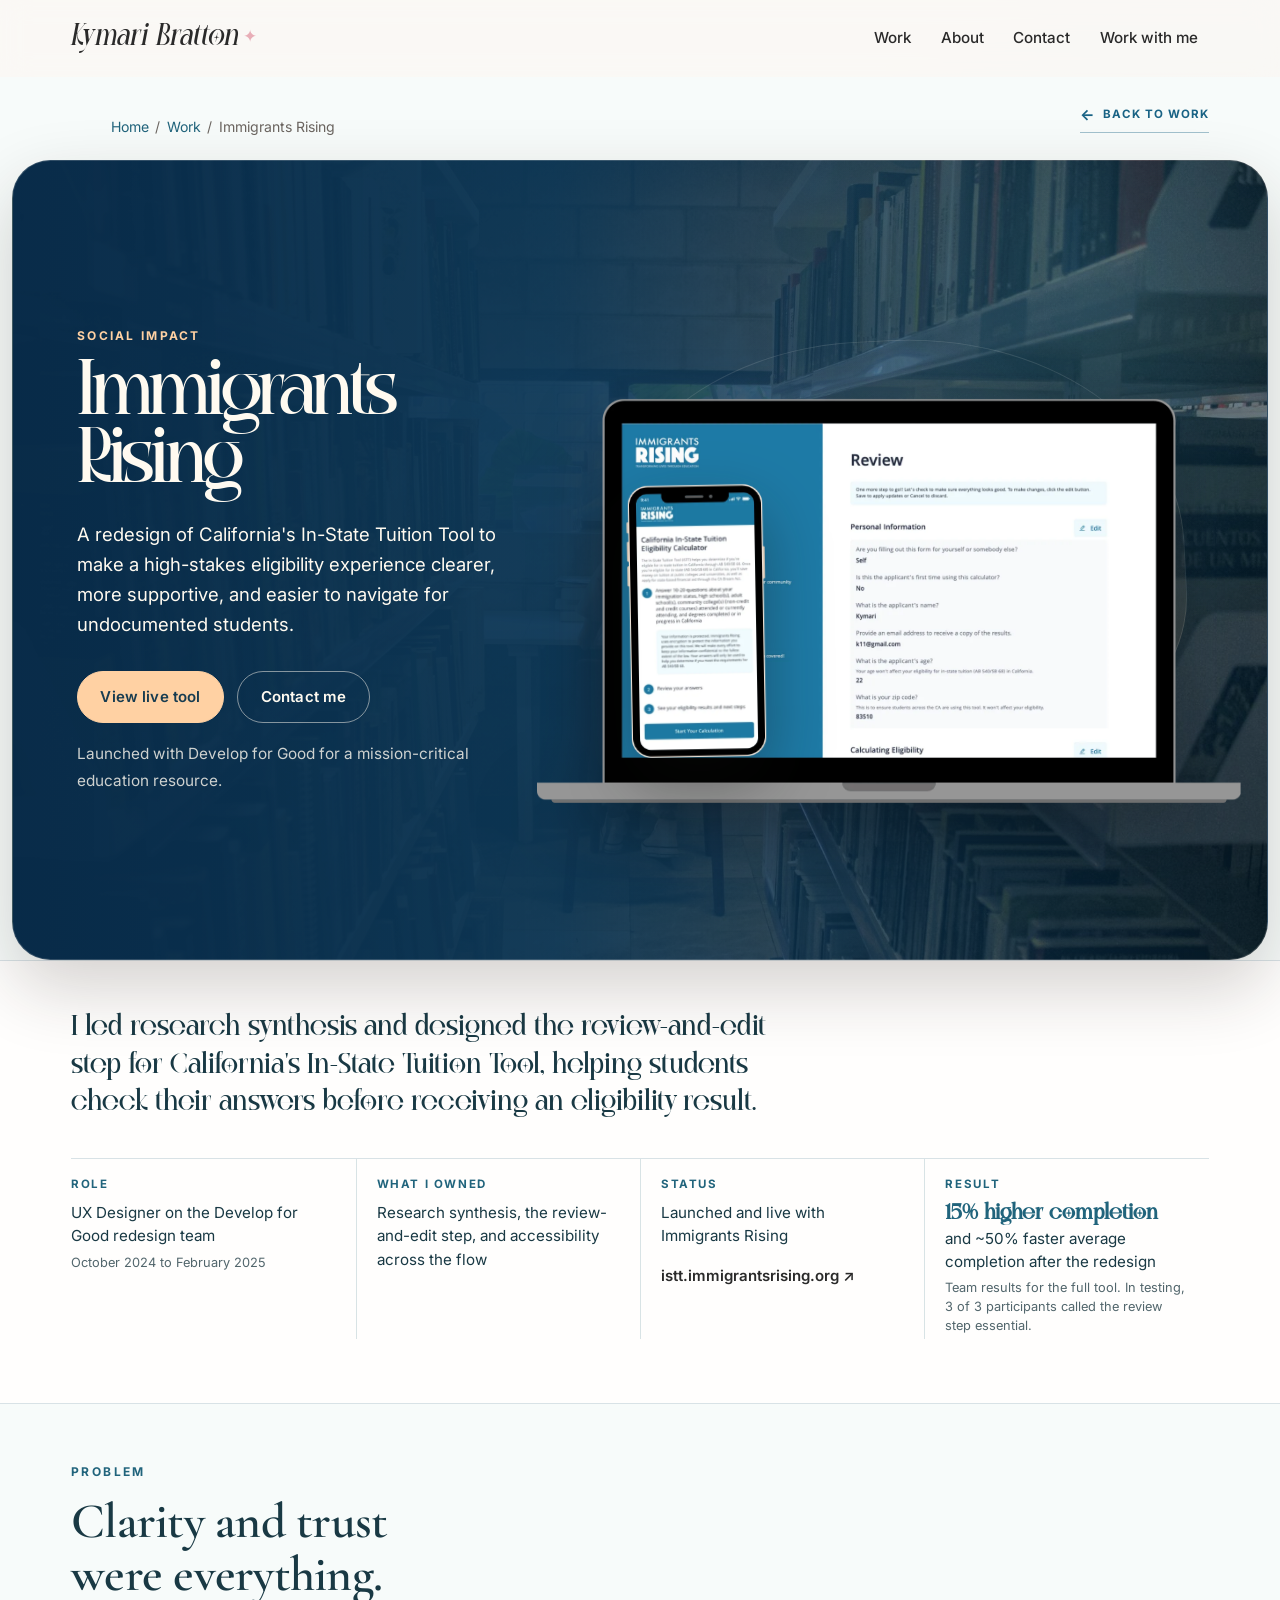
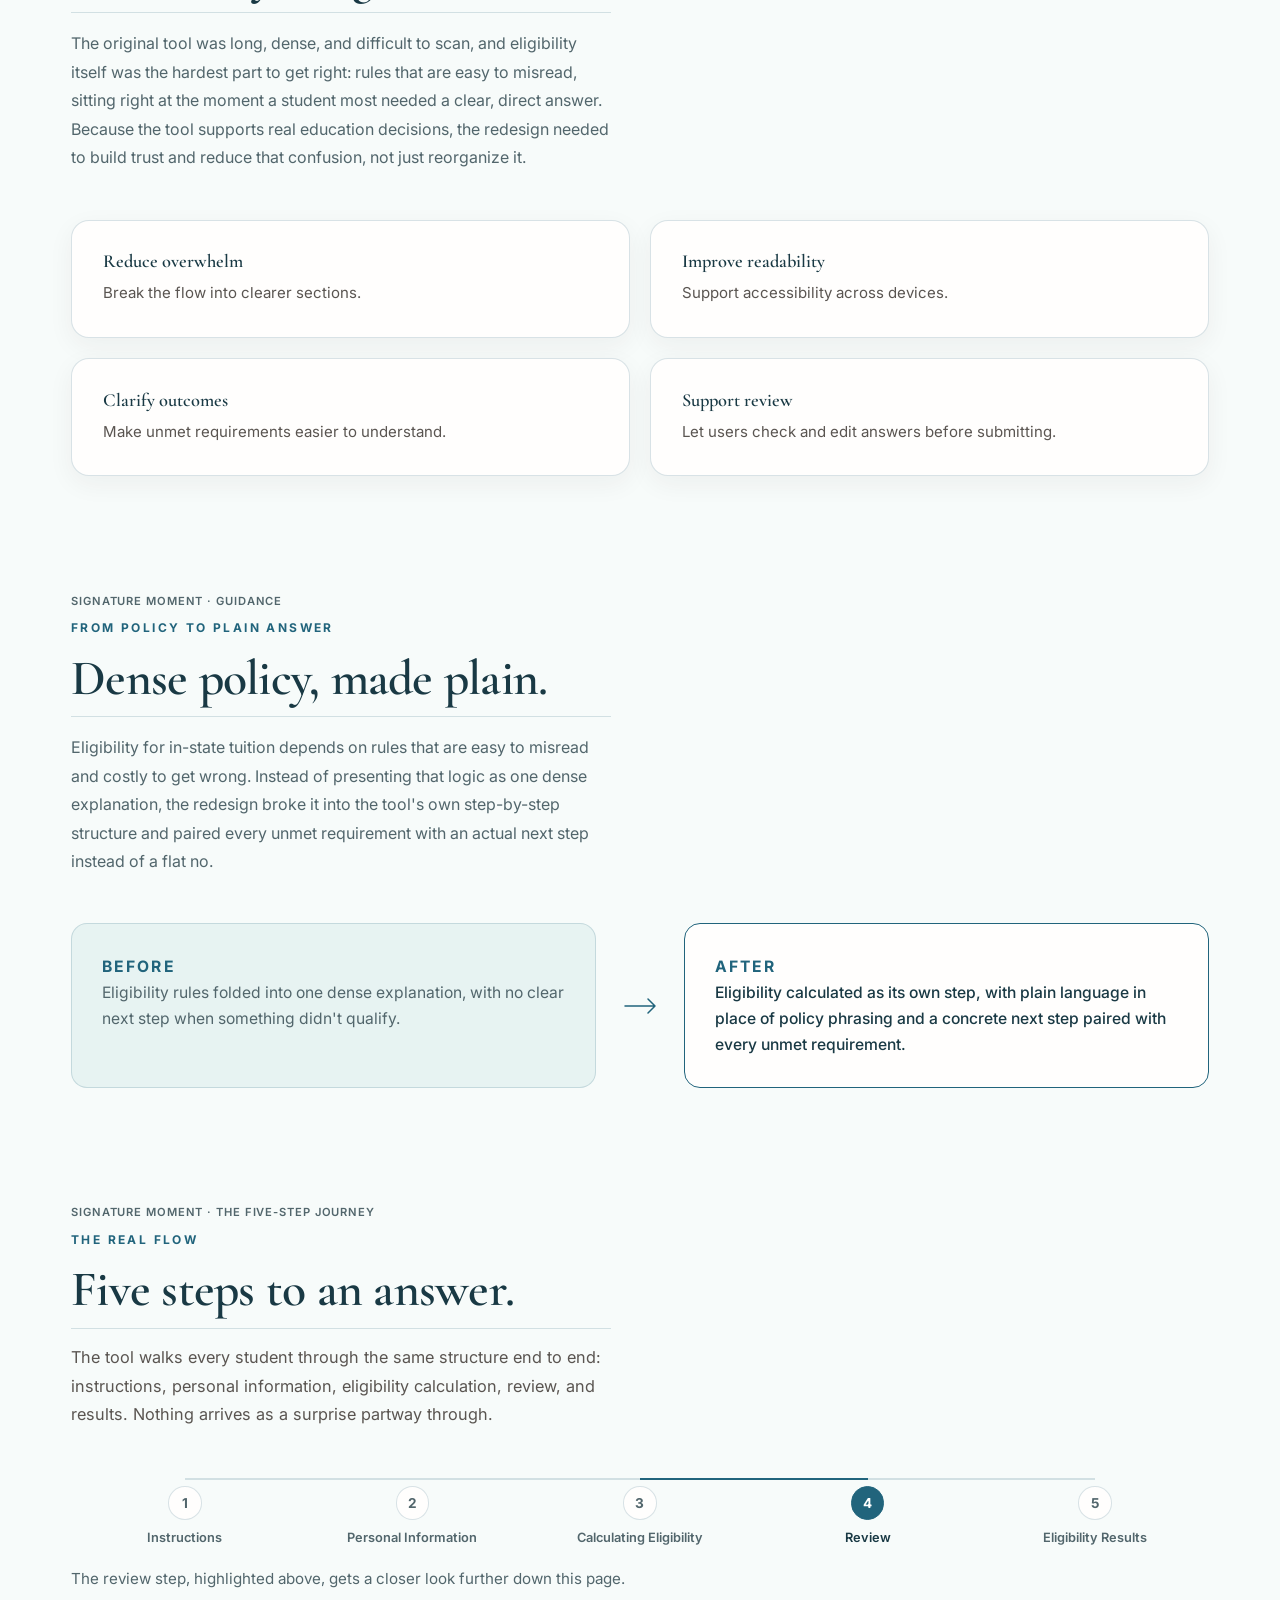
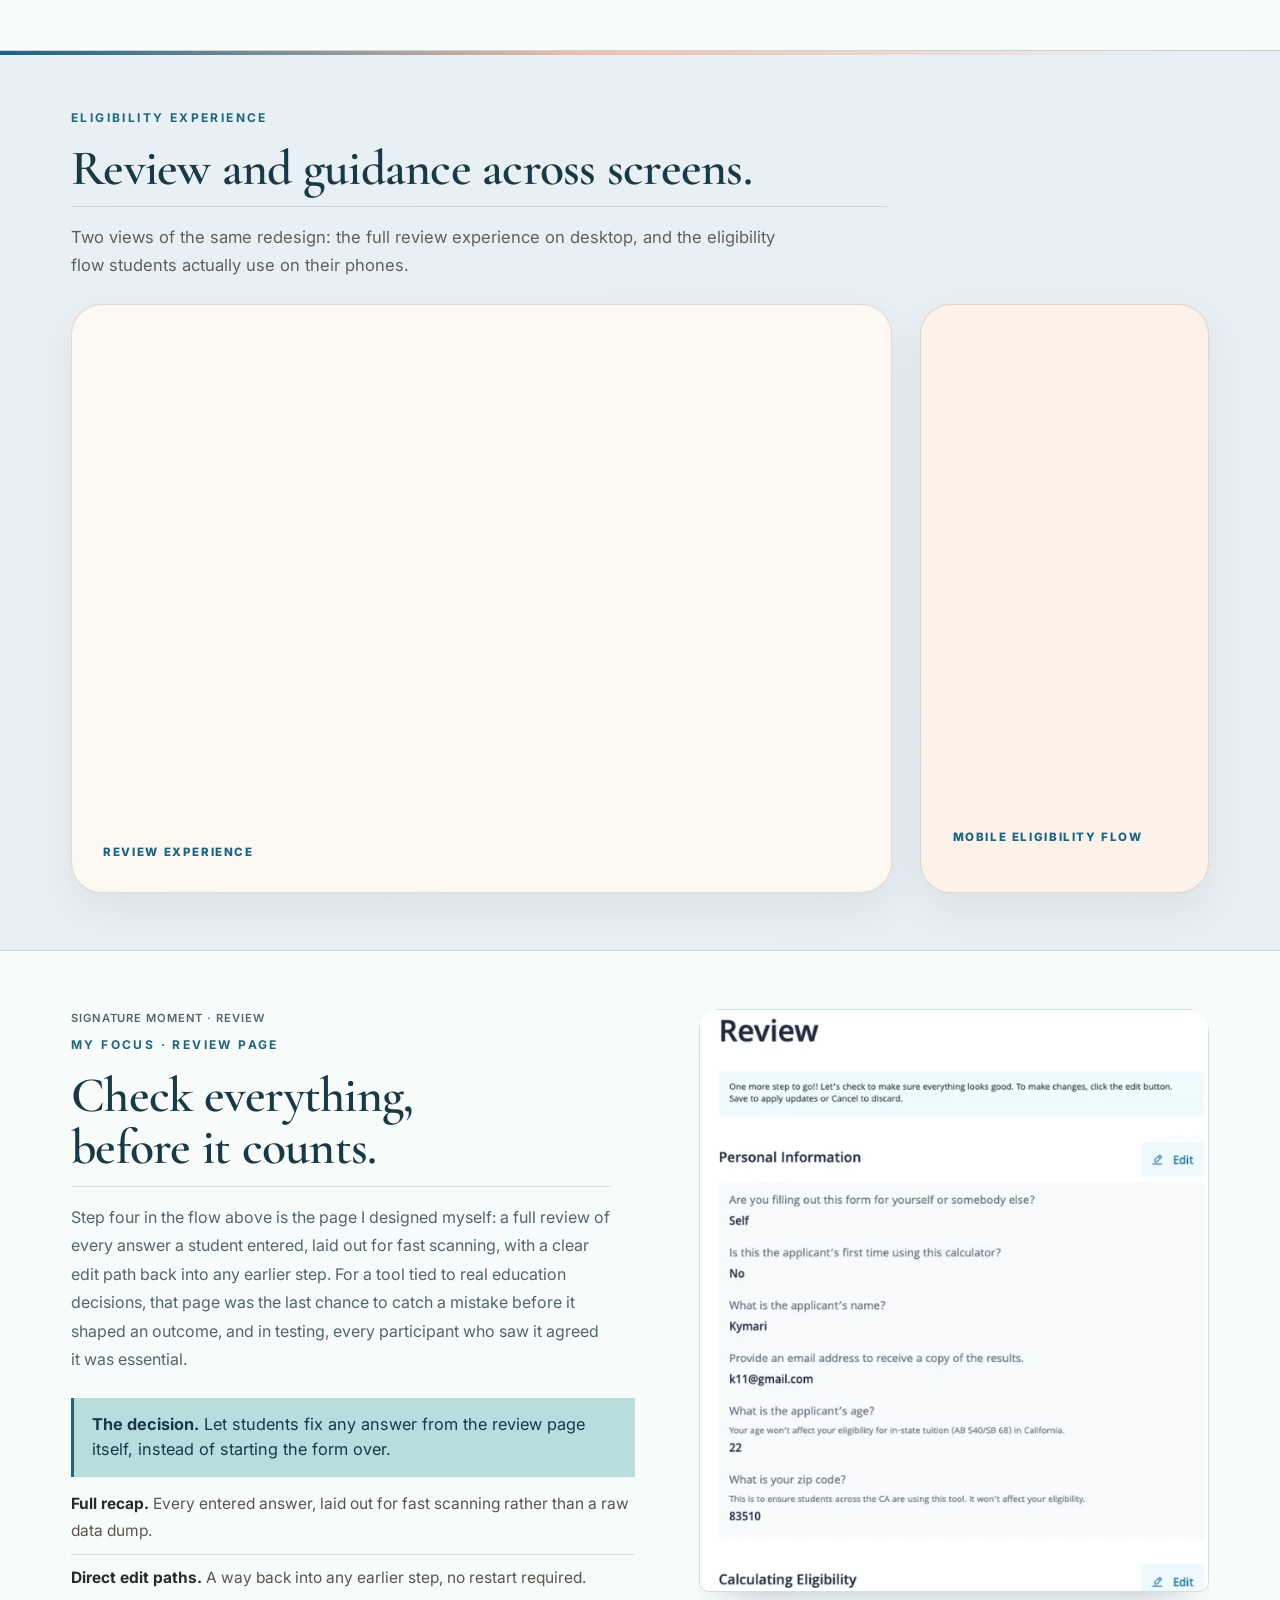
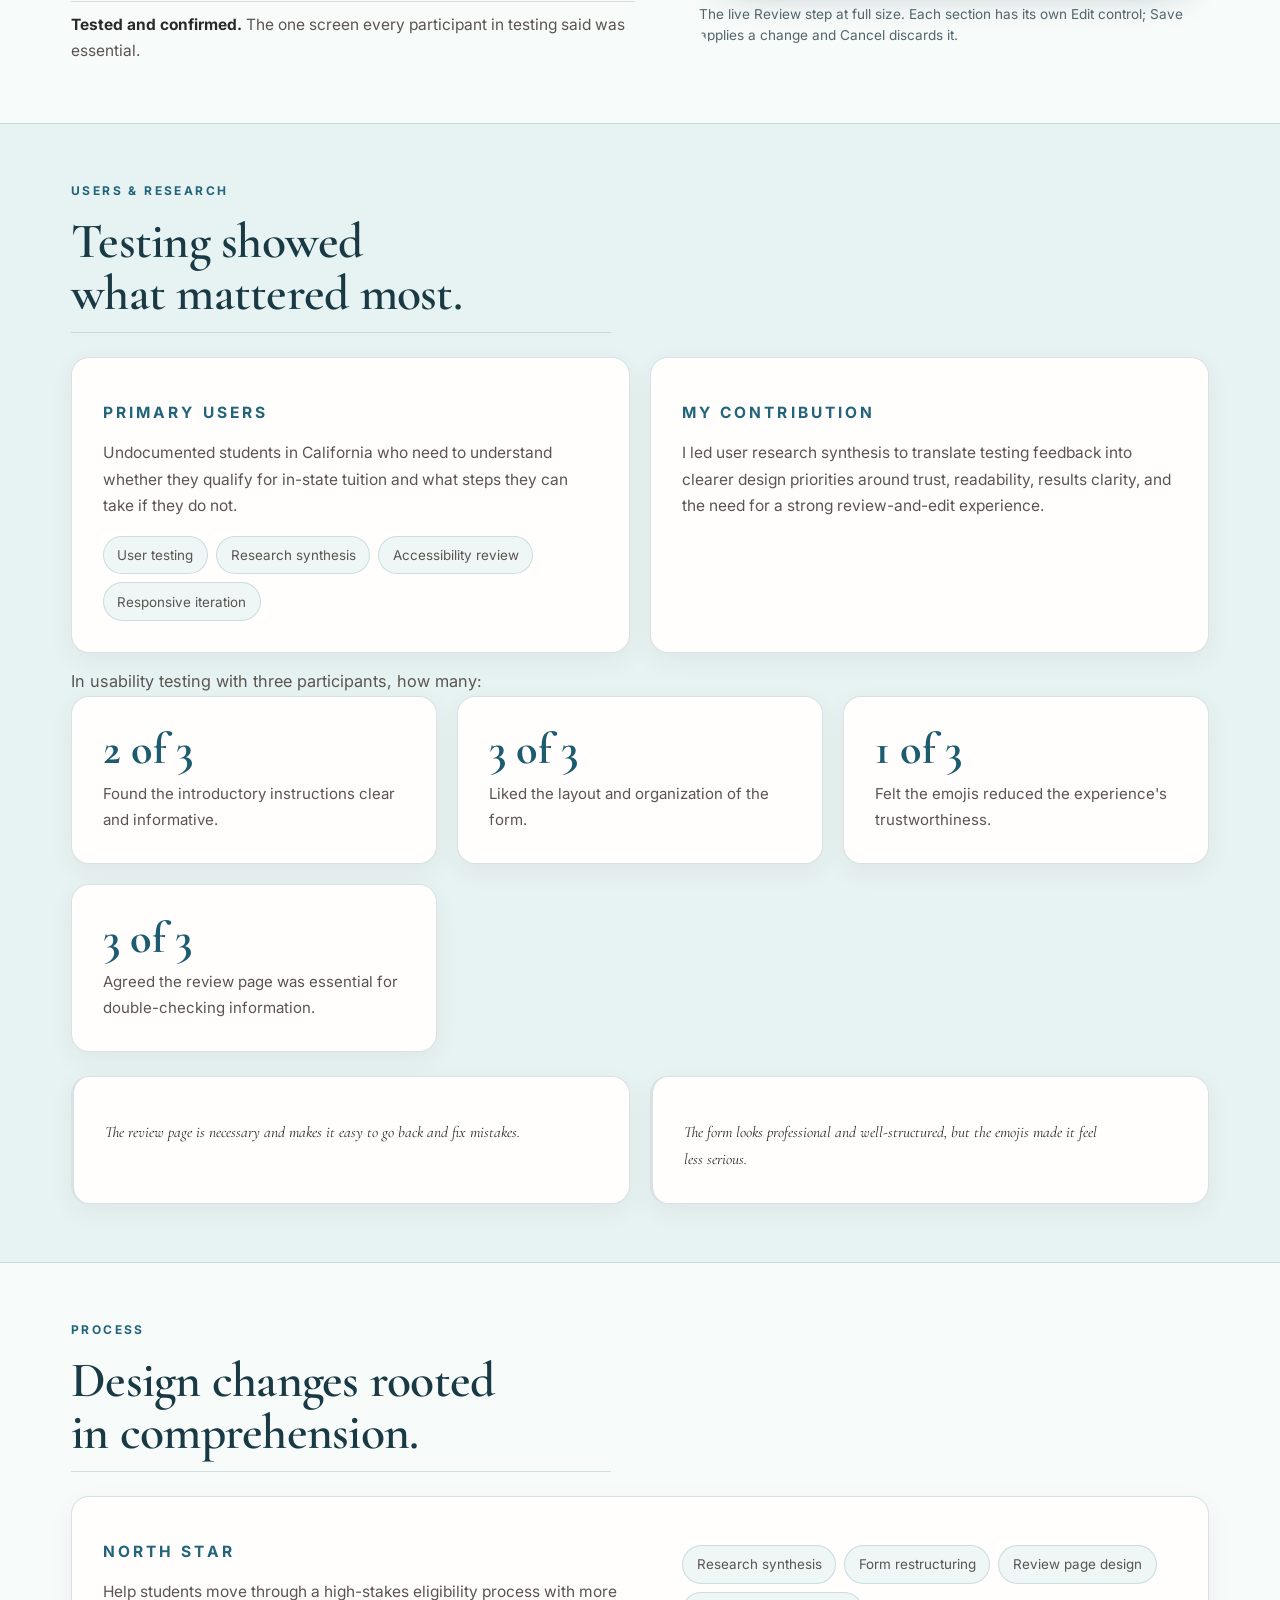
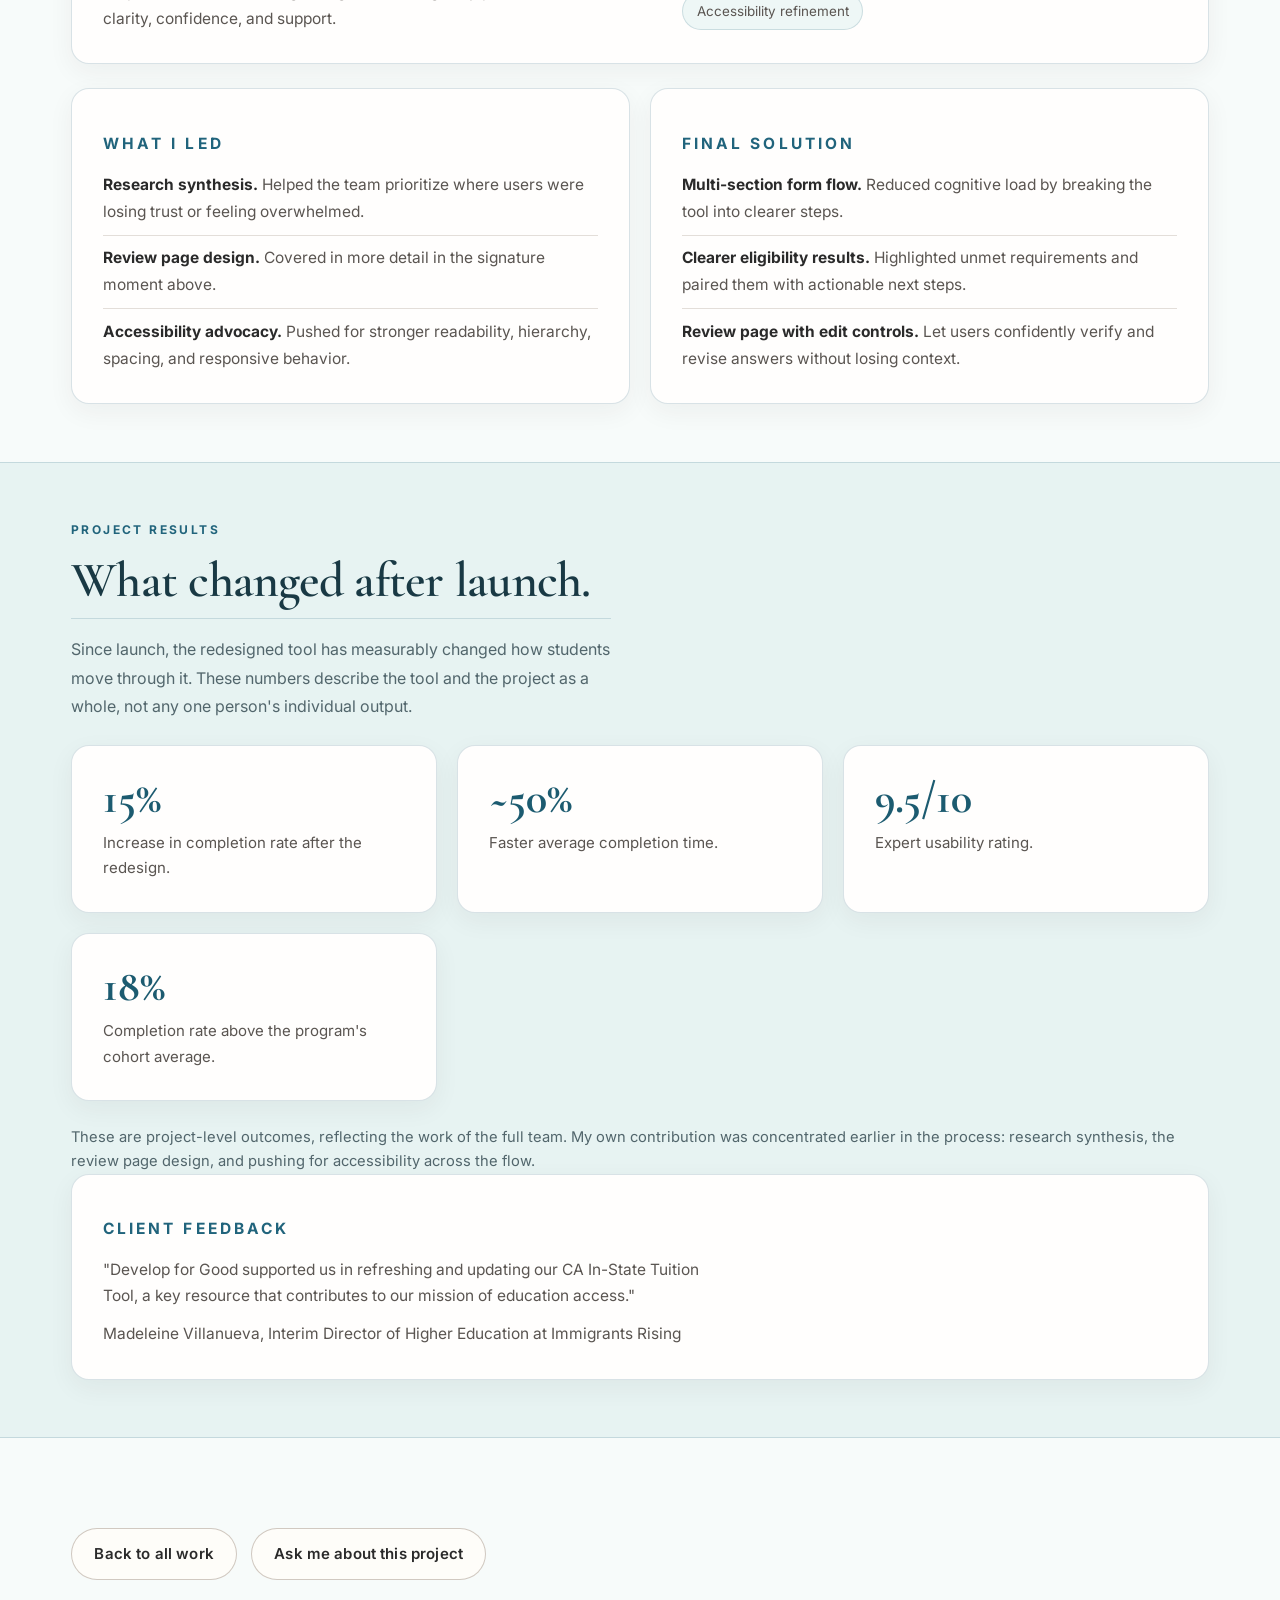
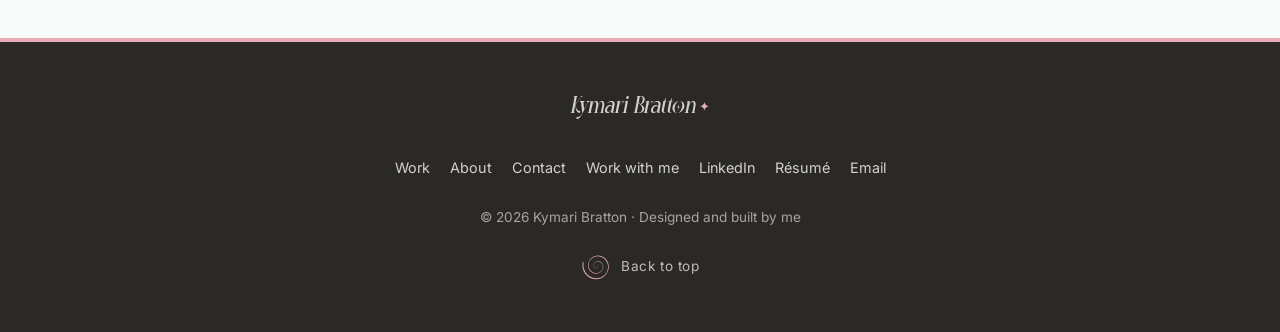
<file: case-study/immigrants-rising/index.html>
<!DOCTYPE html>

<html lang="en">
<head>
<meta charset="utf-8"/>
<meta content="width=device-width, initial-scale=1.0" name="viewport"/>
<title>Immigrants Rising | Kymari Bratton</title>
<meta content="Immigrants Rising is a social impact case study where Kymari Bratton helped redesign the California In-State Tuition Tool for clarity, trust, and accessibility." name="description"/>
<meta content="Immigrants Rising | Kymari Bratton" property="og:title"/>
<meta content="A high-stakes product redesign focused on making tuition eligibility guidance clearer, more supportive, and easier to review." property="og:description"/>
<meta content="article" property="og:type"/>
<meta content="https://kymaribratton.com/case-study/immigrants-rising/" property="og:url"/>
<meta content="#e8f4f3" name="theme-color"/>
<link href="https://fonts.googleapis.com" rel="preconnect"/>
<link crossorigin="" href="https://fonts.gstatic.com" rel="preconnect"/>
<link href="https://fonts.googleapis.com/css2?family=Cormorant+Garamond:wght@600;700&amp;family=Inter:wght@400;500;600;700&amp;display=swap" rel="stylesheet"/>
<script>document.documentElement.classList.add("js")</script>
<link href="/styles.css?v=20261113l" rel="stylesheet"/>
<link href="https://kymaribratton.com/case-study/immigrants-rising/" rel="canonical"/><link href="/assets/favicon.svg?v=2" rel="icon" type="image/svg+xml"/><meta content="Kymari Bratton" property="og:site_name"/></head>
<body><a class="skip-link" href="#main">Skip to content</a>
<header class="topbar" data-topbar="">
<div class="shell topbar-inner">
<a class="brand" href="/">Kymari Bratton <i class="sparkle">✦</i></a>
<nav aria-label="Primary" class="nav">
<a href="/#projects">Work</a>
<a href="/about/">About</a>
<a href="/contact/">Contact</a>
<a href="/work-with-me/">Work with me</a>
</nav>
</div>
</header>
<main class="case-world case-world--immigrants-rising case-study--immersive case-study--showcase" data-case="immigrants-rising" id="main">
<nav aria-label="Breadcrumb" class="shell case-breadcrumb-nav">
<ol class="breadcrumb">
<li><a href="/">Home</a></li><li aria-hidden="true">/</li>
<li><a href="/#projects">Work</a></li><li aria-hidden="true">/</li>
<li aria-current="page">Immigrants Rising</li>
</ol>
<a class="case-back-link" href="/#projects"><span aria-hidden="true">←</span> Back to work</a>
</nav>
<section class="shell subpage-hero case-hero--world case-hero--immersive">
<div class="subpage-copy" data-reveal="">
<p class="eyebrow">Social impact</p>
<h1 class="subpage-title">Immigrants Rising</h1>
<p class="subpage-lede">
            A redesign of California's In-State Tuition Tool to make a high-stakes eligibility
            experience clearer, more supportive, and easier to navigate for undocumented students.
          </p>
<div class="button-row">
<a class="button button--primary" href="https://istt.immigrantsrising.org/" rel="noopener" target="_blank">View live tool</a>
<a class="button button--secondary" href="/contact/">Contact me</a>
</div>
<p class="subpage-note">Launched with Develop for Good for a mission-critical education resource.</p>
</div>
<div class="subpage-visual" data-reveal="">
<figure class="subpage-frame subpage-frame--devices">
<div class="case-device-pair" data-device-pair="immigrants-rising">
<picture class="case-device case-device--primary"><source srcset="/assets/immigrants-rising-desktop.webp" type="image/webp"/><img alt="Immigrants Rising tuition tool review screen, with the mobile eligibility flow alongside" decoding="async" height="1000" src="/assets/immigrants-rising-desktop.png" width="1600"/></picture>
<picture class="case-device case-device--secondary"><source srcset="/assets/immigrants-rising-mobile.webp" type="image/webp"/><img alt="" decoding="async" height="800" src="/assets/immigrants-rising-mobile.png" width="650"/></picture>
</div>
</figure>
</div>
</section>
<section aria-label="Project at a glance" class="case-glance">
<div class="shell" data-reveal="">
<p class="case-glance-owner">
            I led research synthesis and designed the review-and-edit step for California's
            In-State Tuition Tool, helping students check their answers before receiving an
            eligibility result.
          </p>
<dl class="case-glance-grid">
<div class="case-glance-item">
<dt>Role</dt>
<dd>UX Designer on the Develop for Good redesign team<small>October 2024 to February 2025</small></dd>
</div>
<div class="case-glance-item">
<dt>What I owned</dt>
<dd>Research synthesis, the review-and-edit step, and accessibility across the flow</dd>
</div>
<div class="case-glance-item">
<dt>Status</dt>
<dd>Launched and live with Immigrants Rising<small><a class="link" href="https://istt.immigrantsrising.org/" rel="noopener" target="_blank">istt.immigrantsrising.org &#8599;</a></small></dd>
</div>
<div class="case-glance-item case-glance-item--result">
<dt>Result</dt>
<dd><strong>15% higher completion</strong>and ~50% faster average completion after the redesign<small>Team results for the full tool. In testing, 3 of 3 participants called the review step essential.</small></dd>
</div>
</dl>
</div>
</section>
<section class="section shell" aria-labelledby="immigrants-problem-title">
<div class="section-head" data-reveal="" data-reveal-sequence="">
<p class="eyebrow">Problem</p>
<h2 class="section-title" id="immigrants-problem-title">Clarity and trust were everything.</h2>
<p class="gateway-section-intro">
              The original tool was long, dense, and difficult to scan, and eligibility itself was
              the hardest part to get right: rules that are easy to misread, sitting right at the
              moment a student most needed a clear, direct answer. Because the tool supports real
              education decisions, the redesign needed to build trust and reduce that confusion, not
              just reorganize it.
            </p>
</div>
<div class="grid-2 immigrants-priority-grid" data-reveal="">
<div class="panel">
<h3>Reduce overwhelm</h3>
<p>Break the flow into clearer sections.</p>
</div>
<div class="panel">
<h3>Improve readability</h3>
<p>Support accessibility across devices.</p>
</div>
<div class="panel">
<h3>Clarify outcomes</h3>
<p>Make unmet requirements easier to understand.</p>
</div>
<div class="panel">
<h3>Support review</h3>
<p>Let users check and edit answers before submitting.</p>
</div>
</div>
</section>
<section class="section shell immigrants-guidance" aria-labelledby="immigrants-guidance-title">
<div class="section-head" data-reveal="" data-reveal-sequence="">
<span class="myfocus">Signature moment &middot; Guidance</span>
<p class="eyebrow">From policy to plain answer</p>
<h2 class="section-title" id="immigrants-guidance-title">Dense policy, made plain.</h2>
<p class="gateway-section-intro">
              Eligibility for in-state tuition depends on rules that are easy to misread and costly to
              get wrong. Instead of presenting that logic as one dense explanation, the redesign broke
              it into the tool's own step-by-step structure and paired every unmet requirement with an
              actual next step instead of a flat no.
            </p>
</div>
<div class="immigrants-shift" data-reveal="">
<div class="immigrants-shift-side immigrants-shift-side--before">
<p class="immigrants-shift-label">Before</p>
<p>Eligibility rules folded into one dense explanation, with no clear next step when something didn't qualify.</p>
</div>
<div class="immigrants-shift-arrow" aria-hidden="true">
<svg fill="none" height="16" viewBox="0 0 32 16" width="32" xmlns="http://www.w3.org/2000/svg"><path d="M1 8H31M31 8L24 1M31 8L24 15" stroke="currentColor" stroke-linecap="round" stroke-linejoin="round" stroke-width="1.5"/></svg>
</div>
<div class="immigrants-shift-side immigrants-shift-side--after">
<p class="immigrants-shift-label">After</p>
<p>Eligibility calculated as its own step, with plain language in place of policy phrasing and a concrete next step paired with every unmet requirement.</p>
</div>
</div>
</section>
<section class="section shell immigrants-flow">
<div class="section-head" data-reveal="" data-reveal-sequence="">
<span class="myfocus">Signature moment &middot; The five-step journey</span>
<p class="eyebrow">The real flow</p>
<h2 class="section-title">Five steps to an answer.</h2>
<p class="section-intro">
            The tool walks every student through the same structure end to end: instructions,
            personal information, eligibility calculation, review, and results. Nothing arrives as a
            surprise partway through.
          </p>
</div>
<ol class="immigrants-steps" data-reveal="" data-reveal-sequence="">
<li class="immigrants-step">
<span class="immigrants-step-index">1</span>
<span class="immigrants-step-label">Instructions</span>
</li>
<li class="immigrants-step">
<span class="immigrants-step-index">2</span>
<span class="immigrants-step-label">Personal Information</span>
</li>
<li class="immigrants-step">
<span class="immigrants-step-index">3</span>
<span class="immigrants-step-label">Calculating Eligibility</span>
</li>
<li class="immigrants-step immigrants-step--highlight">
<span class="immigrants-step-index">4</span>
<span class="immigrants-step-label">Review</span>
</li>
<li class="immigrants-step">
<span class="immigrants-step-index">5</span>
<span class="immigrants-step-label">Eligibility Results</span>
</li>
</ol>
<p class="immigrants-flow-note">
            The review step, highlighted above, gets a closer look further down this page.
          </p>
</section>
<section aria-labelledby="immigrants-screens-title" class="section case-screen-showcase">
<div class="shell">
<div class="section-head case-screen-head" data-reveal="" data-reveal-sequence="">
<p class="eyebrow">Eligibility experience</p>
<h2 class="section-title" id="immigrants-screens-title">Review and guidance across screens.</h2>
<p class="case-screen-intro">Two views of the same redesign: the full review experience on desktop, and the eligibility flow students actually use on their phones.</p>
</div>
<div class="case-screen-grid">
<figure class="case-screen-card case-screen-card--primary" data-reveal="">
<div class="case-screen-media"><picture><source srcset="/assets/immigrants-rising-desktop.webp" type="image/webp"/><img alt="Immigrants Rising tuition tool review experience" decoding="async" height="1000" loading="lazy" src="/assets/immigrants-rising-desktop.png" width="1600"/></picture></div>
<figcaption>Review experience</figcaption>
</figure>
<figure class="case-screen-card case-screen-card--secondary case-screen-card--phone" data-reveal="">
<div class="case-screen-media"><picture><source srcset="/assets/immigrants-rising-mobile.webp" type="image/webp"/><img alt="Immigrants Rising mobile eligibility flow" decoding="async" height="800" loading="lazy" src="/assets/immigrants-rising-mobile.png" width="650"/></picture></div>
<figcaption>Mobile eligibility flow</figcaption>
</figure>
</div>
</div>
</section>
<section class="section shell immigrants-review-spotlight" aria-labelledby="immigrants-review-title">
<div class="immigrants-review-layout">
<div class="immigrants-review-copy">
<div class="section-head" data-reveal="" data-reveal-sequence="">
<span class="myfocus">Signature moment &middot; Review</span>
<p class="eyebrow">My focus &middot; Review page</p>
<h2 class="section-title" id="immigrants-review-title">Check everything, before it counts.</h2>
<p class="gateway-section-intro">
              Step four in the flow above is the page I designed myself: a full review of every answer
              a student entered, laid out for fast scanning, with a clear edit path back into any
              earlier step. For a tool tied to real education decisions, that page was the last chance
              to catch a mistake before it shaped an outcome, and in testing, every participant who saw
              it agreed it was essential.
            </p>
</div>
<p class="immigrants-review-decision" data-reveal="">
<strong>The decision.</strong> Let students fix any answer from the review page itself, instead of
              starting the form over.
            </p>
<ul class="detail-list" data-reveal="" data-reveal-sequence="">
<li><strong>Full recap.</strong> Every entered answer, laid out for fast scanning rather than a raw data dump.</li>
<li><strong>Direct edit paths.</strong> A way back into any earlier step, no restart required.</li>
<li><strong>Tested and confirmed.</strong> The one screen every participant in testing said was essential.</li>
</ul>
</div>
<figure class="immigrants-review-closeup" data-reveal="">
<picture><source srcset="/assets/immigrants-rising-review-closeup.webp" type="image/webp"/><img alt="The live Review step: answers grouped under Personal Information and Calculating Eligibility, each with an Edit button, and an instruction to click Edit, then Save to apply or Cancel to discard" decoding="async" height="698" loading="lazy" src="/assets/immigrants-rising-review-closeup.jpg" width="610"/></picture>
<figcaption>The live Review step at full size. Each section has its own Edit control; Save applies a change and Cancel discards it.</figcaption>
</figure>
</div>
</section>
<section class="section section--tint">
<div class="shell">
<div class="section-head" data-reveal="" data-reveal-sequence="">
<p class="eyebrow">Users &amp; research</p>
<h2 class="section-title">Testing showed what mattered most.</h2>
</div>
<div class="grid-2">
<article class="panel" data-reveal="">
<p class="eyebrow">Primary users</p>
<p>
                  Undocumented students in California who need to understand whether they qualify
                  for in-state tuition and what steps they can take if they do not.
                </p>
<ul aria-label="Methods" class="pill-list" data-reveal data-reveal-sequence data-blur>
<li>User testing</li>
<li>Research synthesis</li>
<li>Accessibility review</li>
<li>Responsive iteration</li>
</ul>
</article>
<article class="panel" data-reveal="">
<p class="eyebrow">My contribution</p>
<p>
                  I led user research synthesis to translate testing feedback into clearer design
                  priorities around trust, readability, results clarity, and the need for a strong
                  review-and-edit experience.
                </p>
</article>
</div>
<p class="section-intro">In usability testing with three participants, how many:</p>
<div class="grid-2">
<article class="panel stat" data-reveal="">
<strong>2 of 3</strong>
<span>Found the introductory instructions clear and informative.</span>
</article>
<article class="panel stat" data-reveal="">
<strong>3 of 3</strong>
<span>Liked the layout and organization of the form.</span>
</article>
<article class="panel stat" data-reveal="">
<strong>1 of 3</strong>
<span>Felt the emojis reduced the experience's trustworthiness.</span>
</article>
<article class="panel stat" data-reveal="">
<strong>3 of 3</strong>
<span>Agreed the review page was essential for double-checking information.</span>
</article>
</div>
<div class="grid-2">
<article class="panel quote" data-reveal="">
<p>The review page is necessary and makes it easy to go back and fix mistakes.</p>
</article>
<article class="panel quote" data-reveal="">
<p>The form looks professional and well-structured, but the emojis made it feel less serious.</p>
</article>
</div>
</div>
</section>
<section class="section shell">
<div class="section-head" data-reveal="" data-reveal-sequence="">
<p class="eyebrow">Process</p>
<h2 class="section-title">Design changes rooted in comprehension.</h2>
</div>
<article class="panel callout" data-reveal="">
<div>
<p class="eyebrow">North star</p>
<p>
              Help students move through a high-stakes eligibility process with more clarity,
              confidence, and support.
            </p>
</div>
<ul aria-label="Focus areas" class="pill-list" data-reveal data-reveal-sequence data-blur>
<li>Research synthesis</li>
<li>Form restructuring</li>
<li>Review page design</li>
<li>Accessibility refinement</li>
</ul>
</article>
<div class="grid-2">
<article class="panel" data-reveal="">
<p class="eyebrow">What I led</p>
<ul class="detail-list">
<li><strong>Research synthesis.</strong> Helped the team prioritize where users were losing trust or feeling overwhelmed.</li>
<li><strong>Review page design.</strong> Covered in more detail in the signature moment above.</li>
<li><strong>Accessibility advocacy.</strong> Pushed for stronger readability, hierarchy, spacing, and responsive behavior.</li>
</ul>
</article>
<article class="panel" data-reveal="">
<p class="eyebrow">Final solution</p>
<ul class="detail-list">
<li><strong>Multi-section form flow.</strong> Reduced cognitive load by breaking the tool into clearer steps.</li>
<li><strong>Clearer eligibility results.</strong> Highlighted unmet requirements and paired them with actionable next steps.</li>
<li><strong>Review page with edit controls.</strong> Let users confidently verify and revise answers without losing context.</li>
</ul>
</article>
</div>
</section>
<section class="section section--tint">
<div class="shell">
<div class="section-head" data-reveal="" data-reveal-sequence="">
<p class="eyebrow">Project results</p>
<h2 class="section-title">What changed after launch.</h2>
<p class="gateway-section-intro">
              Since launch, the redesigned tool has measurably changed how students move through it.
              These numbers describe the tool and the project as a whole, not any one person's
              individual output.
            </p>
</div>
<div class="grid-2" data-reveal="" data-reveal-sequence="">
<article class="panel stat" data-reveal="">
<strong data-count-suffix="%" data-count-to="15">15%</strong>
<span>Increase in completion rate after the redesign.</span>
</article>
<article class="panel stat" data-reveal="">
<strong data-count-prefix="~" data-count-suffix="%" data-count-to="50">~50%</strong>
<span>Faster average completion time.</span>
</article>
<article class="panel stat" data-reveal="">
<strong data-count-decimals="1" data-count-suffix="/10" data-count-to="9.5">9.5/10</strong>
<span>Expert usability rating.</span>
</article>
<article class="panel stat" data-reveal="">
<strong data-count-suffix="%" data-count-to="18">18%</strong>
<span>Completion rate above the program's cohort average.</span>
</article>
</div>
<p class="gateway-grants-note" data-reveal="">
              These are project-level outcomes, reflecting the work of the full team. My own
              contribution was concentrated earlier in the process: research synthesis, the review
              page design, and pushing for accessibility across the flow.
            </p>
<div class="grid-2" data-reveal="">
<article class="panel" data-reveal="">
<p class="eyebrow">Client feedback</p>
<p>
              "Develop for Good supported us in refreshing and updating our CA In-State Tuition
              Tool, a key resource that contributes to our mission of education access."
            </p>
<p>Madeleine Villanueva, Interim Director of Higher Education at Immigrants Rising</p>
</article>
</div>
</div>
</section>
<section class="section shell">
<div class="button-row" data-reveal="">
<a class="button button--secondary" href="/#projects">Back to all work</a>
<a class="button button--secondary" href="/contact/">Ask me about this project</a>
</div>
</section>
</main>
<nav class="tabbar" aria-label="Mobile"><a class="tabbar-link" href="/" data-tab="home"><span class="tabbar-icon"><svg viewBox="0 0 24 24" width="20" height="20" fill="none" stroke="currentColor" stroke-width="1.8" stroke-linecap="round" stroke-linejoin="round" aria-hidden="true" focusable="false"><path d="M15 21v-8a1 1 0 0 0-1-1h-4a1 1 0 0 0-1 1v8"/><path d="M3 10a2 2 0 0 1 .709-1.528l7-5.999a2 2 0 0 1 2.582 0l7 5.999A2 2 0 0 1 21 10v9a2 2 0 0 1-2 2H5a2 2 0 0 1-2-2z"/></svg></span><span>Home</span></a><a class="tabbar-link" href="/#projects" data-tab="work" aria-current="page"><span class="tabbar-icon"><svg viewBox="0 0 24 24" width="20" height="20" fill="none" stroke="currentColor" stroke-width="1.8" stroke-linecap="round" stroke-linejoin="round" aria-hidden="true" focusable="false"><path d="M16 20V4a2 2 0 0 0-2-2h-4a2 2 0 0 0-2 2v16"/><rect width="20" height="14" x="2" y="6" rx="2"/></svg></span><span>Work</span></a><a class="tabbar-link" href="/about/" data-tab="about"><span class="tabbar-icon"><svg viewBox="0 0 24 24" width="20" height="20" fill="none" stroke="currentColor" stroke-width="1.8" stroke-linecap="round" stroke-linejoin="round" aria-hidden="true" focusable="false"><path d="M19 21v-2a4 4 0 0 0-4-4H9a4 4 0 0 0-4 4v2"/><circle cx="12" cy="7" r="4"/></svg></span><span>About</span></a><a class="tabbar-link" href="/contact/" data-tab="contact"><span class="tabbar-icon"><svg viewBox="0 0 24 24" width="20" height="20" fill="none" stroke="currentColor" stroke-width="1.8" stroke-linecap="round" stroke-linejoin="round" aria-hidden="true" focusable="false"><rect width="20" height="16" x="2" y="4" rx="2"/><path d="m22 7-8.97 5.7a1.94 1.94 0 0 1-2.06 0L2 7"/></svg></span><span>Contact</span></a></nav>
<footer class="footer footer--dark">
<div class="shell footer-inner">
<a class="footer-brand" href="/">Kymari Bratton <i class="sparkle">✦</i></a>
<ul class="footer-links">
<li><a href="/#projects">Work</a></li>
<li><a href="/about/">About</a></li>
<li><a href="/contact/">Contact</a></li>
<li><a href="/work-with-me/">Work with me</a></li>
<li><a href="https://www.linkedin.com/in/kymaribratton/" rel="noopener" target="_blank">LinkedIn</a></li>
          <li><a href="/assets/kymari-bratton-resume.pdf" target="_blank" rel="noopener">R&eacute;sum&eacute;</a></li>
<li><a href="mailto:kymaribratton@gmail.com">Email</a></li>
</ul>
<p class="footer-fine">© <span data-year="">2026</span> Kymari Bratton · Designed and built by me</p>
        <a class="footer-top" href="#" data-back-to-top><svg class="spiral" viewBox="-48 -48 96 96" width="28" height="28" aria-hidden="true" focusable="false"><path d="M1.0,0.2 L1.1,0.2 L1.1,0.3 L1.2,0.3 L1.3,0.4 L1.4,0.4 L1.5,0.5 L1.5,0.6 L1.6,0.7 L1.7,0.8 L1.7,0.9 L1.8,1.0 L1.8,1.1 L1.9,1.3 L1.9,1.4 L1.9,1.5 L2.0,1.7 L2.0,1.8 L2.0,1.9 L2.0,2.1 L2.0,2.3 L1.9,2.4 L1.9,2.6 L1.9,2.7 L1.8,2.9 L1.7,3.0 L1.7,3.2 L1.6,3.4 L1.5,3.5 L1.4,3.7 L1.2,3.8 L1.1,4.0 L1.0,4.1 L0.8,4.2 L0.7,4.3 L0.5,4.5 L0.3,4.6 L0.1,4.7 L-0.0,4.8 L-0.2,4.9 L-0.4,5.0 L-0.6,5.0 L-0.8,5.1 L-1.0,5.2 L-1.3,5.2 L-1.5,5.3 L-1.8,5.3 L-2.0,5.3 L-2.3,5.3 L-2.5,5.3 L-2.8,5.3 L-3.1,5.2 L-3.3,5.2 L-3.6,5.1 L-3.9,5.0 L-4.1,5.0 L-4.4,4.9 L-4.6,4.8 L-4.9,4.6 L-5.2,4.5 L-5.4,4.3 L-5.7,4.2 L-5.9,4.0 L-6.2,3.8 L-6.4,3.6 L-6.7,3.4 L-6.9,3.1 L-7.1,2.9 L-7.3,2.6 L-7.5,2.4 L-7.7,2.1 L-7.9,1.8 L-8.0,1.5 L-8.2,1.2 L-8.4,0.9 L-8.5,0.5 L-8.6,0.2 L-8.7,-0.1 L-8.8,-0.4 L-8.9,-0.8 L-8.9,-1.2 L-9.0,-1.6 L-9.0,-2.0 L-9.0,-2.4 L-9.0,-2.7 L-9.0,-3.2 L-9.0,-3.6 L-8.9,-4.0 L-8.9,-4.4 L-8.8,-4.8 L-8.7,-5.2 L-8.5,-5.6 L-8.4,-6.0 L-8.2,-6.4 L-8.0,-6.8 L-7.8,-7.2 L-7.6,-7.6 L-7.4,-8.0 L-7.1,-8.4 L-6.8,-8.7 L-6.5,-9.1 L-6.2,-9.4 L-5.9,-9.8 L-5.5,-10.1 L-5.1,-10.4 L-4.7,-10.7 L-4.3,-10.9 L-3.9,-11.2 L-3.5,-11.4 L-3.0,-11.7 L-2.5,-11.9 L-2.1,-12.1 L-1.6,-12.2 L-1.1,-12.4 L-0.6,-12.5 L-0.1,-12.6 L0.4,-12.7 L0.9,-12.8 L1.4,-12.8 L2.0,-12.8 L2.5,-12.8 L3.0,-12.8 L3.6,-12.8 L4.1,-12.7 L4.7,-12.6 L5.2,-12.5 L5.8,-12.4 L6.3,-12.2 L6.9,-12.0 L7.4,-11.8 L8.0,-11.6 L8.5,-11.3 L9.0,-11.0 L9.5,-10.7 L10.0,-10.4 L10.5,-10.0 L11.0,-9.7 L11.4,-9.3 L11.9,-8.8 L12.3,-8.4 L12.7,-8.0 L13.1,-7.5 L13.5,-7.0 L13.9,-6.5 L14.2,-5.9 L14.6,-5.4 L14.9,-4.8 L15.2,-4.2 L15.4,-3.6 L15.7,-3.0 L15.9,-2.4 L16.1,-1.7 L16.2,-1.1 L16.4,-0.4 L16.5,0.1 L16.6,0.8 L16.6,1.5 L16.7,2.2 L16.7,2.9 L16.6,3.6 L16.6,4.3 L16.5,5.0 L16.4,5.7 L16.2,6.4 L16.1,7.1 L15.9,7.8 L15.6,8.5 L15.4,9.2 L15.1,9.9 L14.7,10.6 L14.4,11.2 L14.0,11.9 L13.6,12.5 L13.1,13.2 L12.7,13.8 L12.2,14.4 L11.7,14.9 L11.1,15.5 L10.5,16.0 L9.9,16.5 L9.3,17.0 L8.6,17.4 L7.9,17.8 L7.2,18.2 L6.5,18.6 L5.7,18.9 L5.0,19.2 L4.2,19.5 L3.4,19.8 L2.6,20.0 L1.8,20.2 L1.0,20.3 L0.1,20.4 L-0.6,20.5 L-1.5,20.5 L-2.3,20.5 L-3.2,20.5 L-4.0,20.5 L-4.9,20.4 L-5.7,20.2 L-6.6,20.1 L-7.4,19.9 L-8.3,19.6 L-9.1,19.4 L-9.9,19.0 L-10.8,18.7 L-11.6,18.3 L-12.4,17.9 L-13.1,17.5 L-13.9,17.0 L-14.6,16.5 L-15.4,15.9 L-16.1,15.4 L-16.8,14.7 L-17.4,14.1 L-18.1,13.4 L-18.7,12.7 L-19.3,12.0 L-19.9,11.3 L-20.4,10.5 L-20.9,9.7 L-21.4,8.9 L-21.8,8.0 L-22.2,7.2 L-22.6,6.3 L-22.9,5.4 L-23.3,4.5 L-23.5,3.5 L-23.8,2.6 L-24.0,1.6 L-24.1,0.6 L-24.2,-0.3 L-24.3,-1.3 L-24.3,-2.3 L-24.3,-3.3 L-24.3,-4.3 L-24.2,-5.3 L-24.1,-6.3 L-23.9,-7.3 L-23.7,-8.3 L-23.4,-9.3 L-23.1,-10.3 L-22.8,-11.3 L-22.4,-12.3 L-22.0,-13.3 L-21.5,-14.2 L-21.0,-15.2 L-20.5,-16.1 L-19.9,-17.0 L-19.3,-17.9 L-18.6,-18.7 L-17.9,-19.6 L-17.2,-20.4 L-16.4,-21.1 L-15.6,-21.9 L-14.8,-22.6 L-13.9,-23.3 L-12.9,-23.9 L-12.0,-24.5 L-11.0,-25.0 L-10.0,-25.5 L-9.0,-26.0 L-7.9,-26.4 L-6.9,-26.8 L-5.8,-27.1 L-4.7,-27.4 L-3.6,-27.7 L-2.4,-27.9 L-1.3,-28.0 L-0.1,-28.2 L0.9,-28.2 L2.1,-28.2 L3.3,-28.2 L4.4,-28.1 L5.6,-28.0 L6.7,-27.9 L7.9,-27.6 L9.1,-27.4 L10.2,-27.1 L11.3,-26.7 L12.5,-26.3 L13.6,-25.8 L14.6,-25.3 L15.7,-24.8 L16.8,-24.2 L17.8,-23.6 L18.8,-22.9 L19.8,-22.2 L20.8,-21.4 L21.7,-20.6 L22.6,-19.8 L23.4,-18.9 L24.3,-18.0 L25.1,-17.0 L25.8,-16.0 L26.6,-15.0 L27.2,-14.0 L27.9,-12.9 L28.5,-11.8 L29.0,-10.6 L29.5,-9.5 L30.0,-8.3 L30.4,-7.1 L30.8,-5.8 L31.1,-4.6 L31.4,-3.3 L31.6,-2.1 L31.8,-0.8 L31.9,0.4 L32.0,1.8 L32.0,3.1 L32.0,4.4 L31.9,5.7 L31.7,7.0 L31.5,8.4 L31.3,9.7 L31.0,11.0 L30.6,12.3 L30.2,13.6 L29.7,14.8 L29.2,16.1 L28.6,17.3 L28.0,18.6 L27.3,19.8 L26.6,20.9 L25.8,22.1 L24.9,23.2 L24.1,24.3 L23.1,25.4 L22.2,26.4 L21.1,27.4 L20.1,28.3 L19.0,29.2 L17.8,30.0 L16.6,30.8 L15.3,31.5 L14.1,32.2 L12.8,32.8 L11.4,33.4 L10.1,33.9 L8.7,34.3 L7.3,34.7 L5.9,35.1 L4.5,35.4 L3.0,35.6 L1.6,35.8 L0.1,35.9 L-1.3,35.9 L-2.8,35.9 L-4.2,35.9 L-5.7,35.7 L-7.2,35.5 L-8.7,35.3 L-10.1,35.0 L-11.6,34.6 L-13.0,34.2 L-14.4,33.7 L-15.8,33.2 L-17.2,32.6 L-18.6,31.9 L-19.9,31.2 L-21.2,30.4 L-22.5,29.6 L-23.7,28.7 L-25.0,27.8 L-26.1,26.8 L-27.3,25.8 L-28.4,24.7 L-29.4,23.6 L-30.5,22.4 L-31.4,21.2 L-32.4,20.0 L-33.2,18.7 L-34.1,17.4 L-34.8,16.0 L-35.6,14.6 L-36.2,13.2 L-36.8,11.7 L-37.4,10.2 L-37.9,8.7 L-38.3,7.2 L-38.7,5.6 L-39.0,4.0 L-39.3,2.5 L-39.4,0.8 L-39.6,-0.7 L-39.6,-2.3 L-39.6,-3.9 L-39.5,-5.6 L-39.4,-7.2 L-39.2,-8.8 L-38.9,-10.4 L-38.6,-12.1 L-38.2,-13.7 L-37.7,-15.3 L-37.2,-16.8 L-36.5,-18.4 L-35.9,-19.9 L-35.1,-21.5 L-34.3,-22.9 L-33.5,-24.4 L-35.6,-25.8 L-36.6,-24.2 L-37.5,-22.7 L-38.3,-21.1 L-39.1,-19.5 L-39.7,-17.8 L-40.4,-16.2 L-40.9,-14.5 L-41.4,-12.8 L-41.8,-11.0 L-42.1,-9.3 L-42.4,-7.5 L-42.6,-5.8 L-42.7,-4.0 L-42.8,-2.3 L-42.7,-0.5 L-42.6,1.1 L-42.4,2.9 L-42.2,4.6 L-41.9,6.3 L-41.5,8.0 L-41.0,9.6 L-40.5,11.3 L-39.9,12.9 L-39.3,14.5 L-38.5,16.0 L-37.8,17.6 L-36.9,19.0 L-36.0,20.5 L-35.0,21.9 L-34.0,23.2 L-33.0,24.5 L-31.8,25.8 L-30.7,27.0 L-29.5,28.2 L-28.2,29.3 L-26.9,30.3 L-25.6,31.3 L-24.2,32.2 L-22.8,33.1 L-21.4,33.9 L-19.9,34.6 L-18.4,35.3 L-16.9,35.9 L-15.4,36.5 L-13.8,36.9 L-12.3,37.4 L-10.7,37.7 L-9.1,38.0 L-7.5,38.2 L-5.9,38.4 L-4.4,38.4 L-2.8,38.5 L-1.2,38.4 L0.3,38.3 L1.8,38.1 L3.4,37.9 L4.9,37.6 L6.4,37.2 L7.9,36.8 L9.4,36.3 L10.8,35.8 L12.2,35.2 L13.6,34.5 L14.9,33.8 L16.2,33.0 L17.5,32.2 L18.7,31.4 L19.9,30.5 L21.1,29.5 L22.2,28.6 L23.3,27.6 L24.4,26.6 L25.4,25.5 L26.4,24.4 L27.3,23.2 L28.1,22.0 L29.0,20.8 L29.7,19.6 L30.4,18.3 L31.1,17.0 L31.7,15.6 L32.2,14.3 L32.7,12.9 L33.1,11.6 L33.5,10.2 L33.8,8.8 L34.0,7.4 L34.2,6.0 L34.3,4.5 L34.4,3.1 L34.4,1.7 L34.3,0.3 L34.2,-1.0 L34.1,-2.4 L33.8,-3.8 L33.6,-5.2 L33.2,-6.5 L32.8,-7.8 L32.4,-9.1 L31.9,-10.4 L31.3,-11.7 L30.7,-12.9 L30.1,-14.1 L29.4,-15.3 L28.6,-16.4 L27.9,-17.5 L27.0,-18.6 L26.1,-19.6 L25.2,-20.6 L24.3,-21.5 L23.3,-22.4 L22.3,-23.3 L21.2,-24.1 L20.2,-24.9 L19.1,-25.6 L17.9,-26.2 L16.8,-26.8 L15.6,-27.4 L14.4,-27.9 L13.2,-28.4 L12.0,-28.8 L10.8,-29.1 L9.5,-29.4 L8.3,-29.7 L7.1,-29.9 L5.8,-30.0 L4.6,-30.1 L3.3,-30.2 L2.1,-30.2 L0.8,-30.1 L-0.3,-30.0 L-1.5,-29.8 L-2.7,-29.6 L-3.9,-29.3 L-5.1,-29.0 L-6.3,-28.7 L-7.4,-28.3 L-8.5,-27.8 L-9.6,-27.3 L-10.6,-26.8 L-11.7,-26.2 L-12.7,-25.6 L-13.7,-25.0 L-14.6,-24.3 L-15.5,-23.5 L-16.4,-22.8 L-17.3,-22.0 L-18.1,-21.2 L-18.9,-20.4 L-19.7,-19.6 L-20.4,-18.7 L-21.1,-17.8 L-21.7,-16.8 L-22.3,-15.9 L-22.9,-14.9 L-23.4,-13.9 L-23.8,-12.9 L-24.3,-11.9 L-24.7,-10.8 L-25.0,-9.8 L-25.3,-8.7 L-25.5,-7.7 L-25.7,-6.6 L-25.9,-5.5 L-26.0,-4.4 L-26.1,-3.3 L-26.1,-2.3 L-26.1,-1.2 L-26.0,-0.1 L-25.9,0.9 L-25.7,1.9 L-25.5,3.0 L-25.3,4.0 L-25.0,5.0 L-24.7,6.0 L-24.3,7.0 L-23.9,7.9 L-23.5,8.9 L-23.0,9.8 L-22.5,10.7 L-21.9,11.5 L-21.3,12.3 L-20.7,13.2 L-20.1,13.9 L-19.4,14.7 L-18.7,15.4 L-18.0,16.1 L-17.2,16.7 L-16.4,17.3 L-15.6,17.9 L-14.8,18.4 L-14.0,18.9 L-13.1,19.4 L-12.3,19.8 L-11.4,20.2 L-10.5,20.6 L-9.6,20.9 L-8.7,21.1 L-7.8,21.4 L-6.9,21.6 L-6.0,21.7 L-5.0,21.8 L-4.1,21.9 L-3.2,21.9 L-2.3,21.9 L-1.4,21.9 L-0.5,21.8 L0.3,21.7 L1.2,21.5 L2.1,21.3 L2.9,21.1 L3.7,20.9 L4.6,20.6 L5.4,20.3 L6.2,19.9 L6.9,19.5 L7.7,19.1 L8.4,18.7 L9.1,18.2 L9.8,17.7 L10.4,17.2 L11.1,16.6 L11.7,16.1 L12.3,15.5 L12.8,14.9 L13.4,14.3 L13.9,13.7 L14.4,13.1 L14.8,12.4 L15.2,11.7 L15.6,11.0 L16.0,10.3 L16.3,9.6 L16.6,8.9 L16.9,8.2 L17.1,7.4 L17.3,6.7 L17.5,5.9 L17.6,5.2 L17.7,4.4 L17.8,3.7 L17.8,2.9 L17.9,2.2 L17.8,1.4 L17.8,0.7 L17.7,0.0 L17.6,-0.7 L17.4,-1.4 L17.3,-2.1 L17.1,-2.8 L16.8,-3.4 L16.6,-4.1 L16.3,-4.7 L16.0,-5.4 L15.6,-6.0 L15.3,-6.6 L14.9,-7.2 L14.5,-7.7 L14.1,-8.2 L13.6,-8.8 L13.2,-9.3 L12.7,-9.7 L12.2,-10.2 L11.7,-10.6 L11.2,-11.0 L10.7,-11.3 L10.1,-11.7 L9.6,-12.0 L9.0,-12.3 L8.4,-12.6 L7.8,-12.8 L7.2,-13.0 L6.7,-13.2 L6.1,-13.4 L5.5,-13.5 L4.9,-13.6 L4.3,-13.7 L3.7,-13.7 L3.1,-13.8 L2.5,-13.8 L1.9,-13.8 L1.3,-13.7 L0.8,-13.6 L0.2,-13.6 L-0.2,-13.4 L-0.8,-13.3 L-1.3,-13.1 L-1.8,-13.0 L-2.3,-12.8 L-2.8,-12.5 L-3.3,-12.3 L-3.8,-12.0 L-4.2,-11.8 L-4.7,-11.5 L-5.1,-11.2 L-5.5,-10.9 L-5.9,-10.5 L-6.2,-10.2 L-6.6,-9.8 L-6.9,-9.4 L-7.2,-9.1 L-7.5,-8.7 L-7.8,-8.3 L-8.1,-7.9 L-8.3,-7.5 L-8.6,-7.1 L-8.8,-6.7 L-9.0,-6.2 L-9.1,-5.8 L-9.3,-5.4 L-9.4,-4.9 L-9.5,-4.5 L-9.6,-4.1 L-9.7,-3.6 L-9.7,-3.2 L-9.7,-2.8 L-9.8,-2.3 L-9.7,-1.9 L-9.7,-1.5 L-9.7,-1.1 L-9.6,-0.7 L-9.5,-0.3 L-9.4,0.0 L-9.3,0.4 L-9.2,0.8 L-9.0,1.2 L-8.9,1.5 L-8.7,1.8 L-8.5,2.2 L-8.3,2.5 L-8.1,2.8 L-7.9,3.1 L-7.7,3.4 L-7.4,3.7 L-7.2,3.9 L-6.9,4.1 L-6.6,4.4 L-6.4,4.6 L-6.1,4.8 L-5.8,4.9 L-5.5,5.1 L-5.2,5.3 L-4.9,5.4 L-4.6,5.5 L-4.3,5.6 L-4.0,5.7 L-3.7,5.8 L-3.4,5.8 L-3.1,5.9 L-2.8,5.9 L-2.6,5.9 L-2.3,5.9 L-2.0,5.9 L-1.7,5.9 L-1.4,5.8 L-1.2,5.8 L-0.9,5.7 L-0.7,5.6 L-0.4,5.5 L-0.2,5.4 L-0.0,5.3 L0.2,5.2 L0.4,5.1 L0.6,5.0 L0.8,4.8 L0.9,4.7 L1.1,4.5 L1.3,4.4 L1.4,4.2 L1.5,4.1 L1.7,3.9 L1.8,3.7 L1.9,3.5 L2.0,3.4 L2.0,3.2 L2.1,3.0 L2.2,2.8 L2.2,2.6 L2.3,2.5 L2.3,2.3 L2.3,2.1 L2.3,2.0 L2.3,1.8 L2.3,1.6 L2.3,1.5 L2.3,1.3 L2.3,1.1 L2.2,1.0 L2.2,0.9 L2.1,0.7 L2.0,0.6 L2.0,0.5 L1.9,0.3 L1.8,0.2 L1.7,0.1 L1.6,0.0 L1.5,-0.0 L1.4,-0.0 L1.3,-0.1 L1.1,-0.2 Z" fill="currentColor" transform="rotate(-20)"/></svg><span>Back to top</span></a>
</div>
</footer>
<script defer="" src="/script.js?v=20261113l"></script>
</body>
</html>
</file>
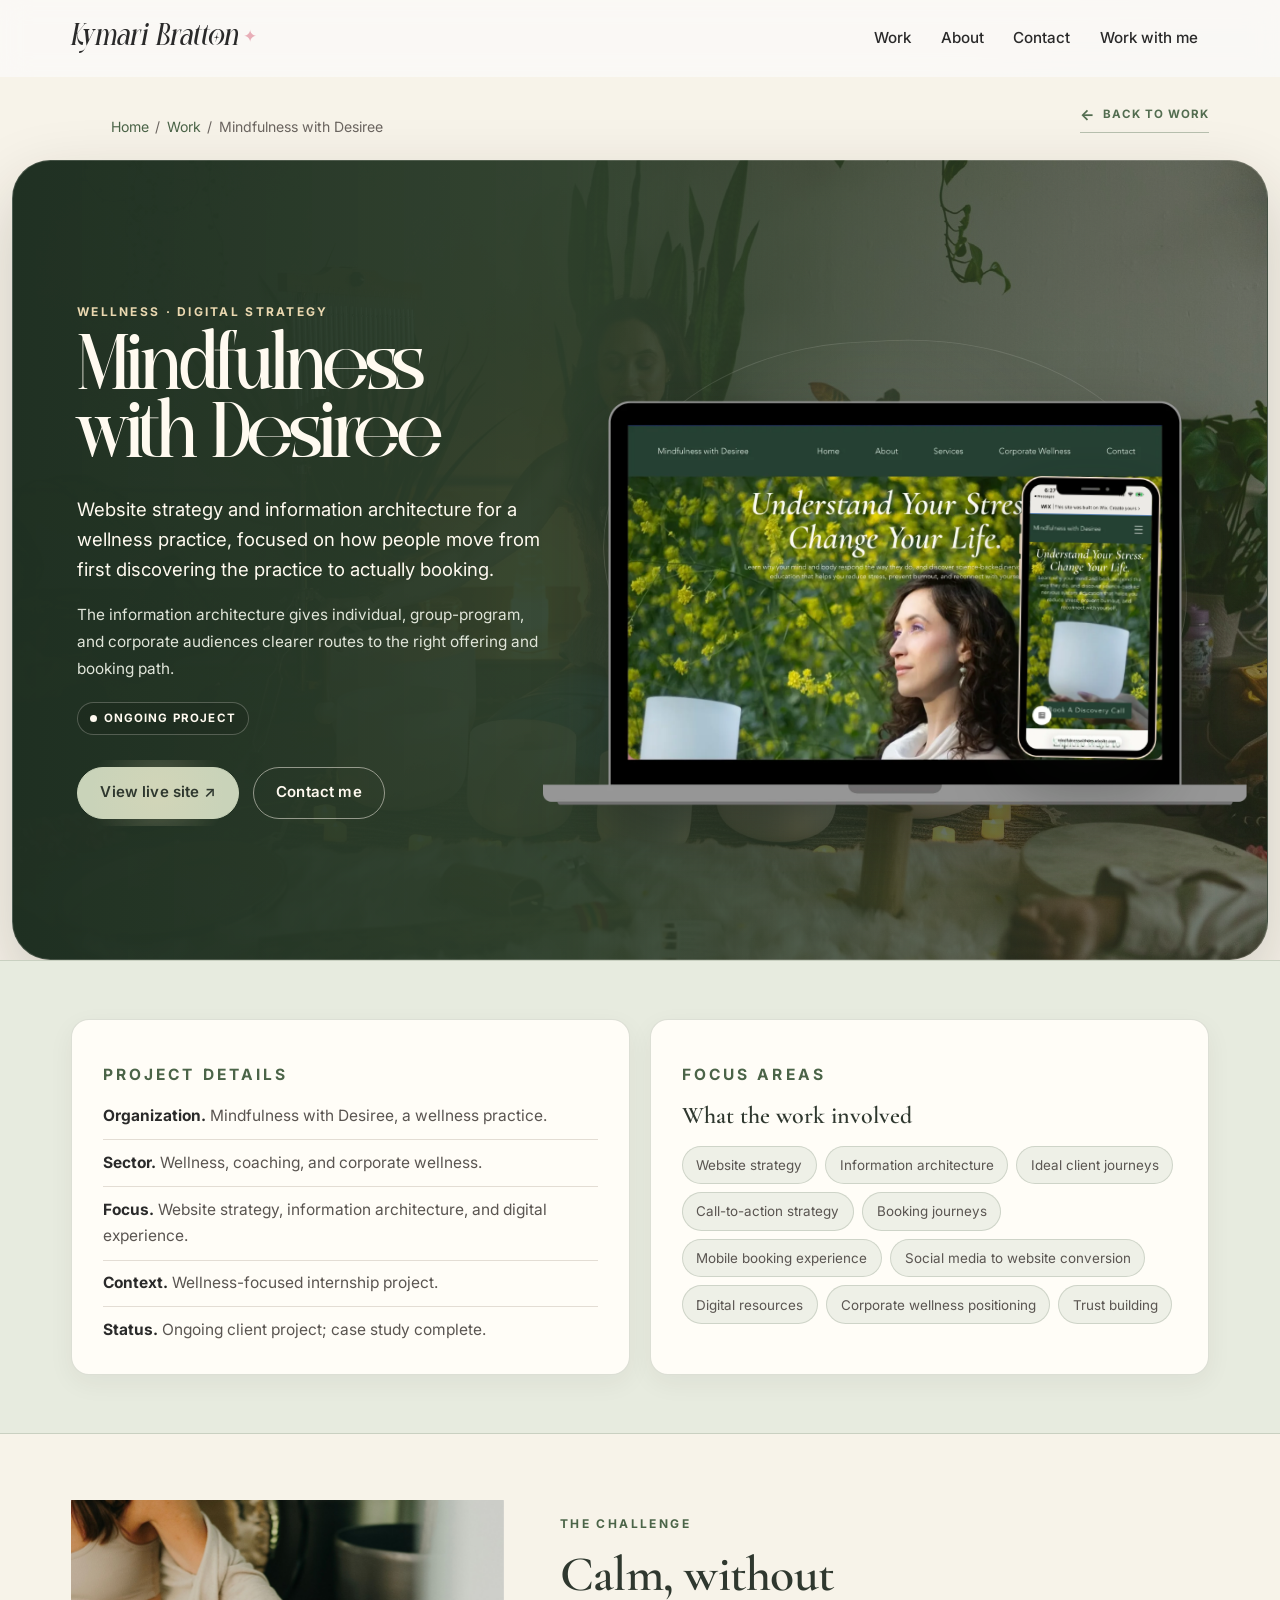
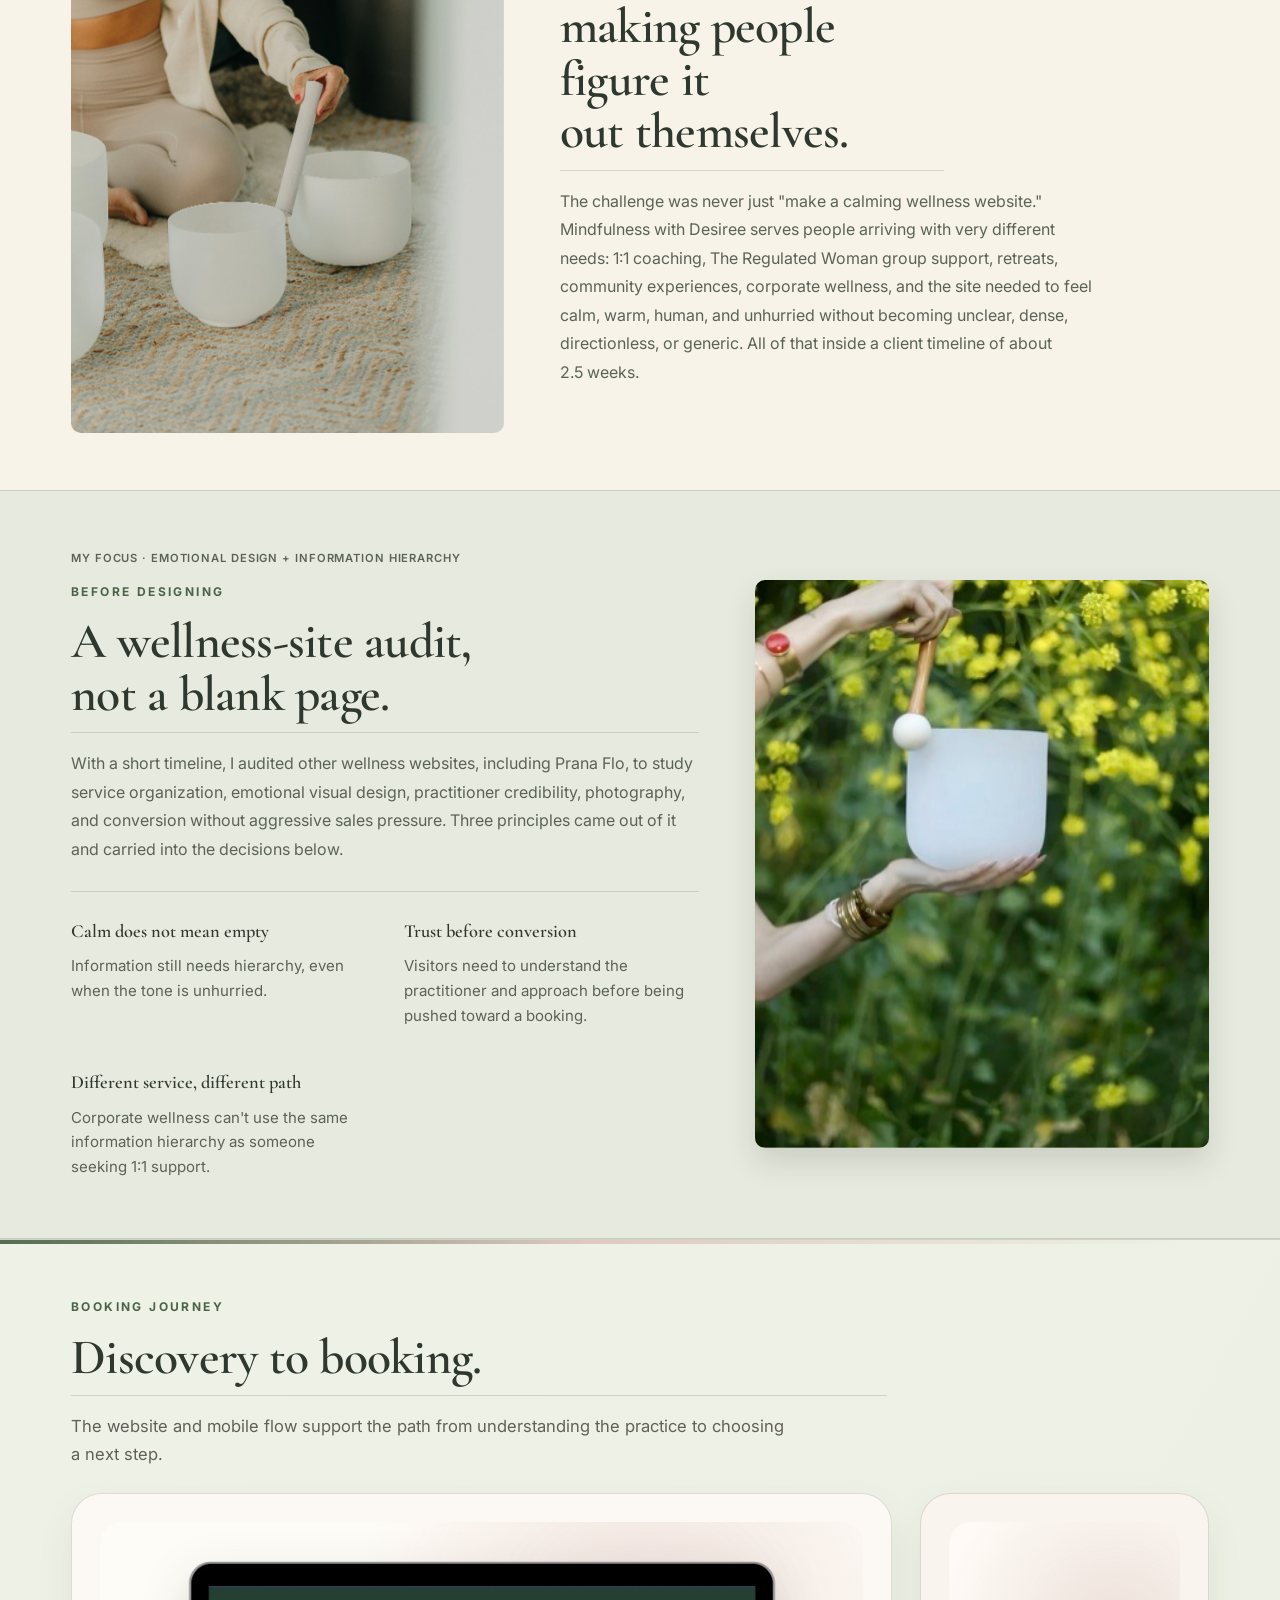
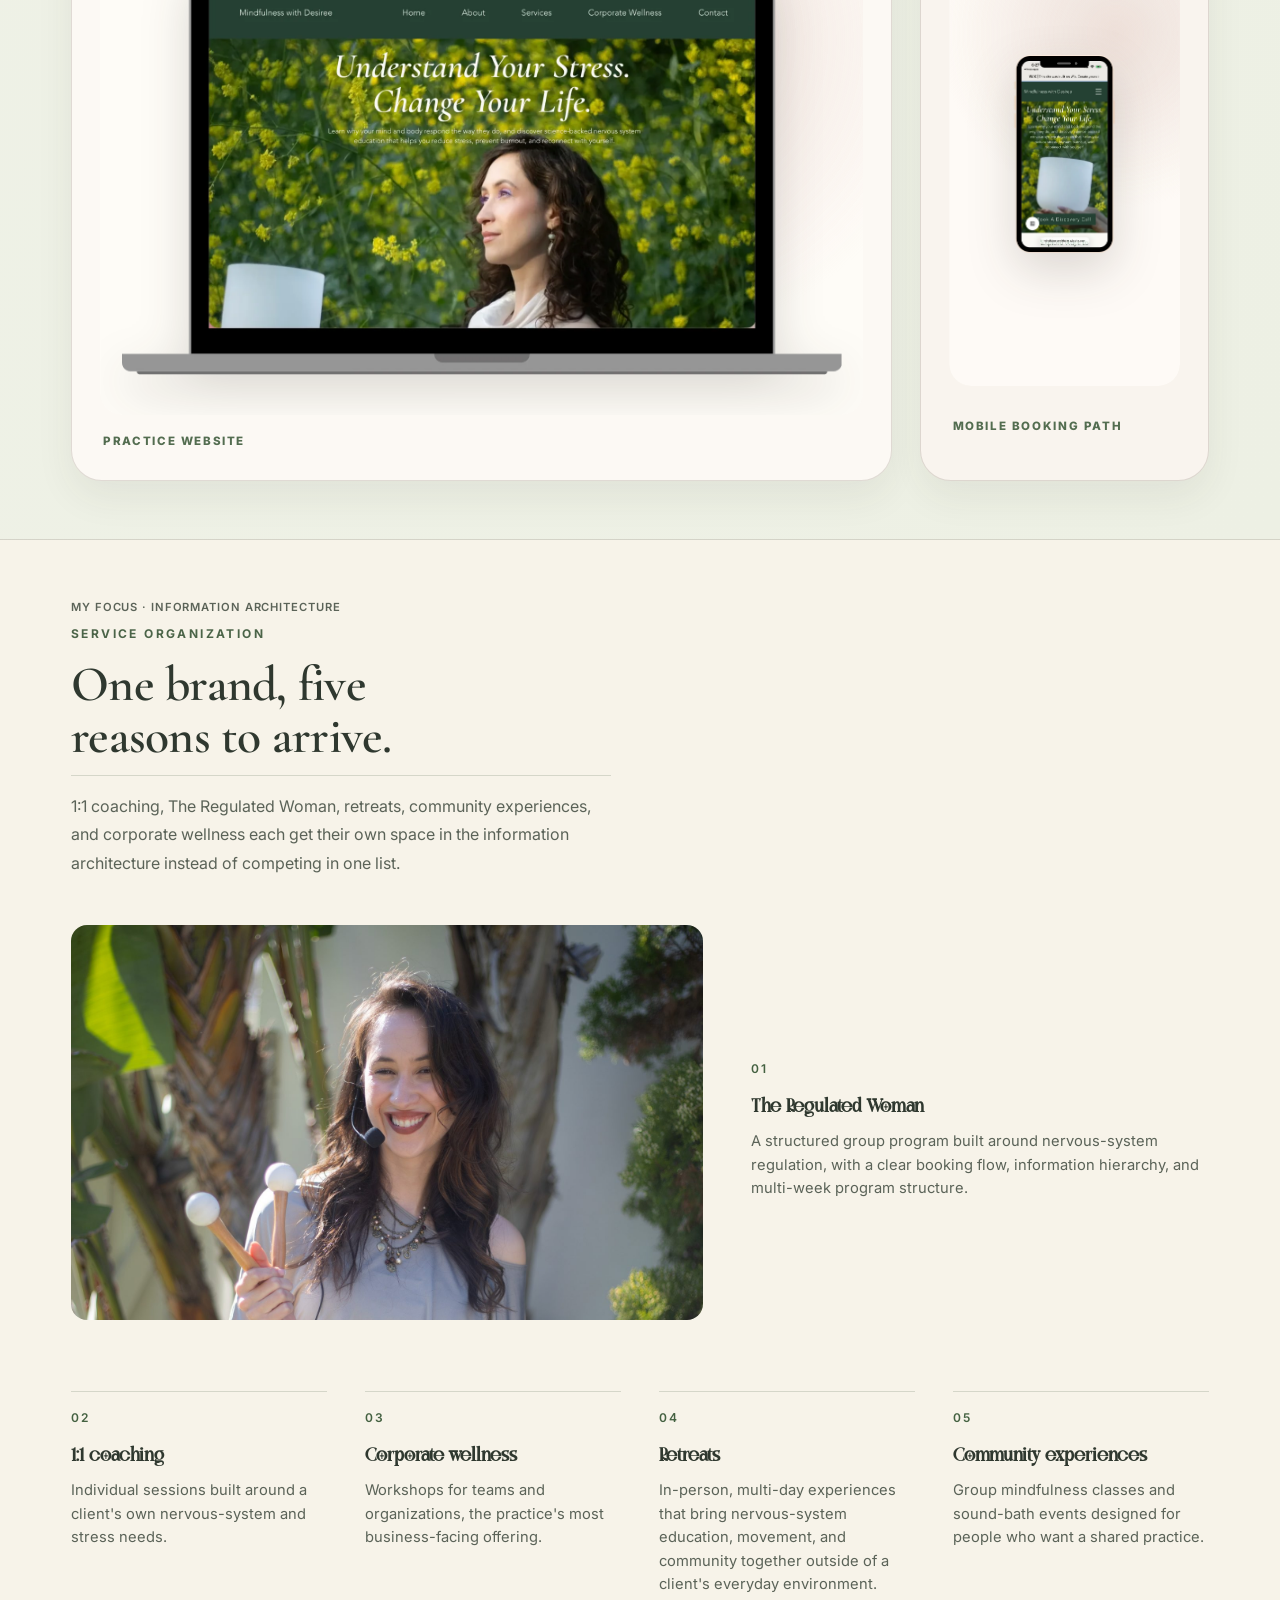
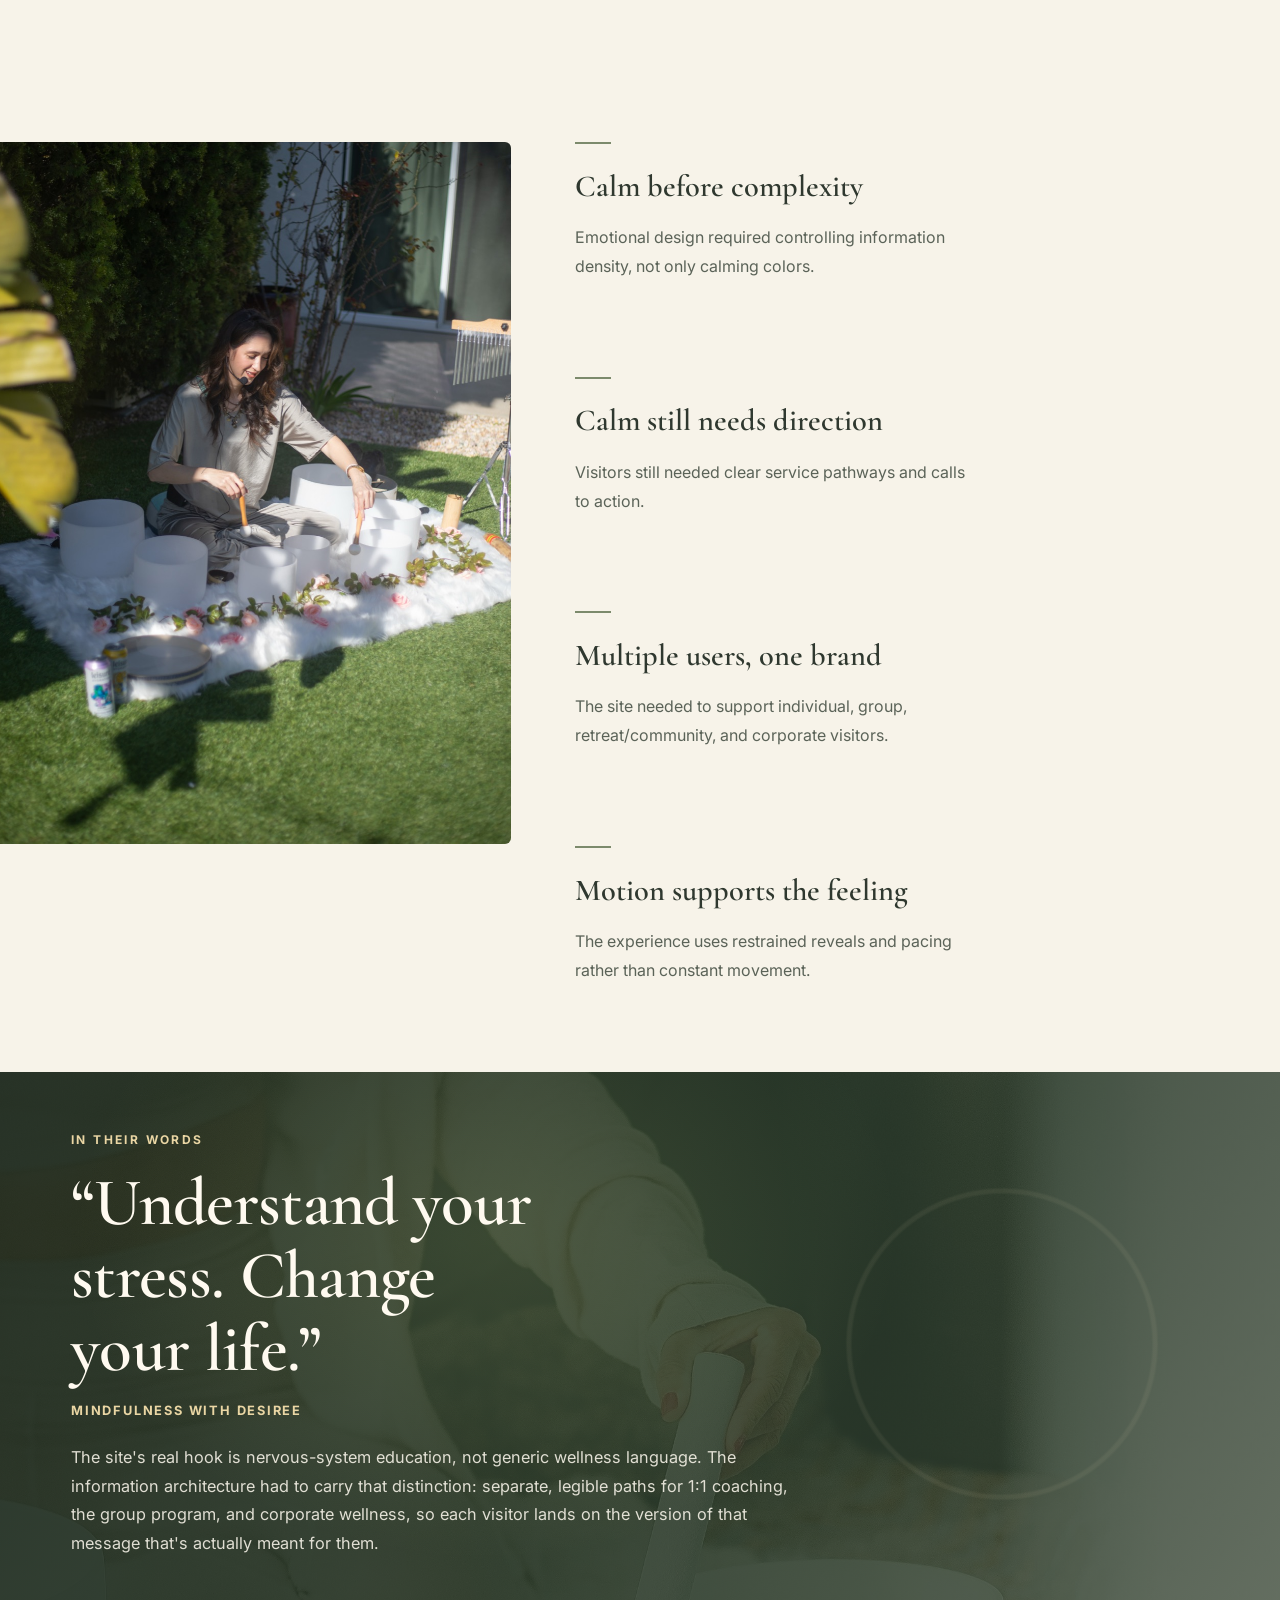
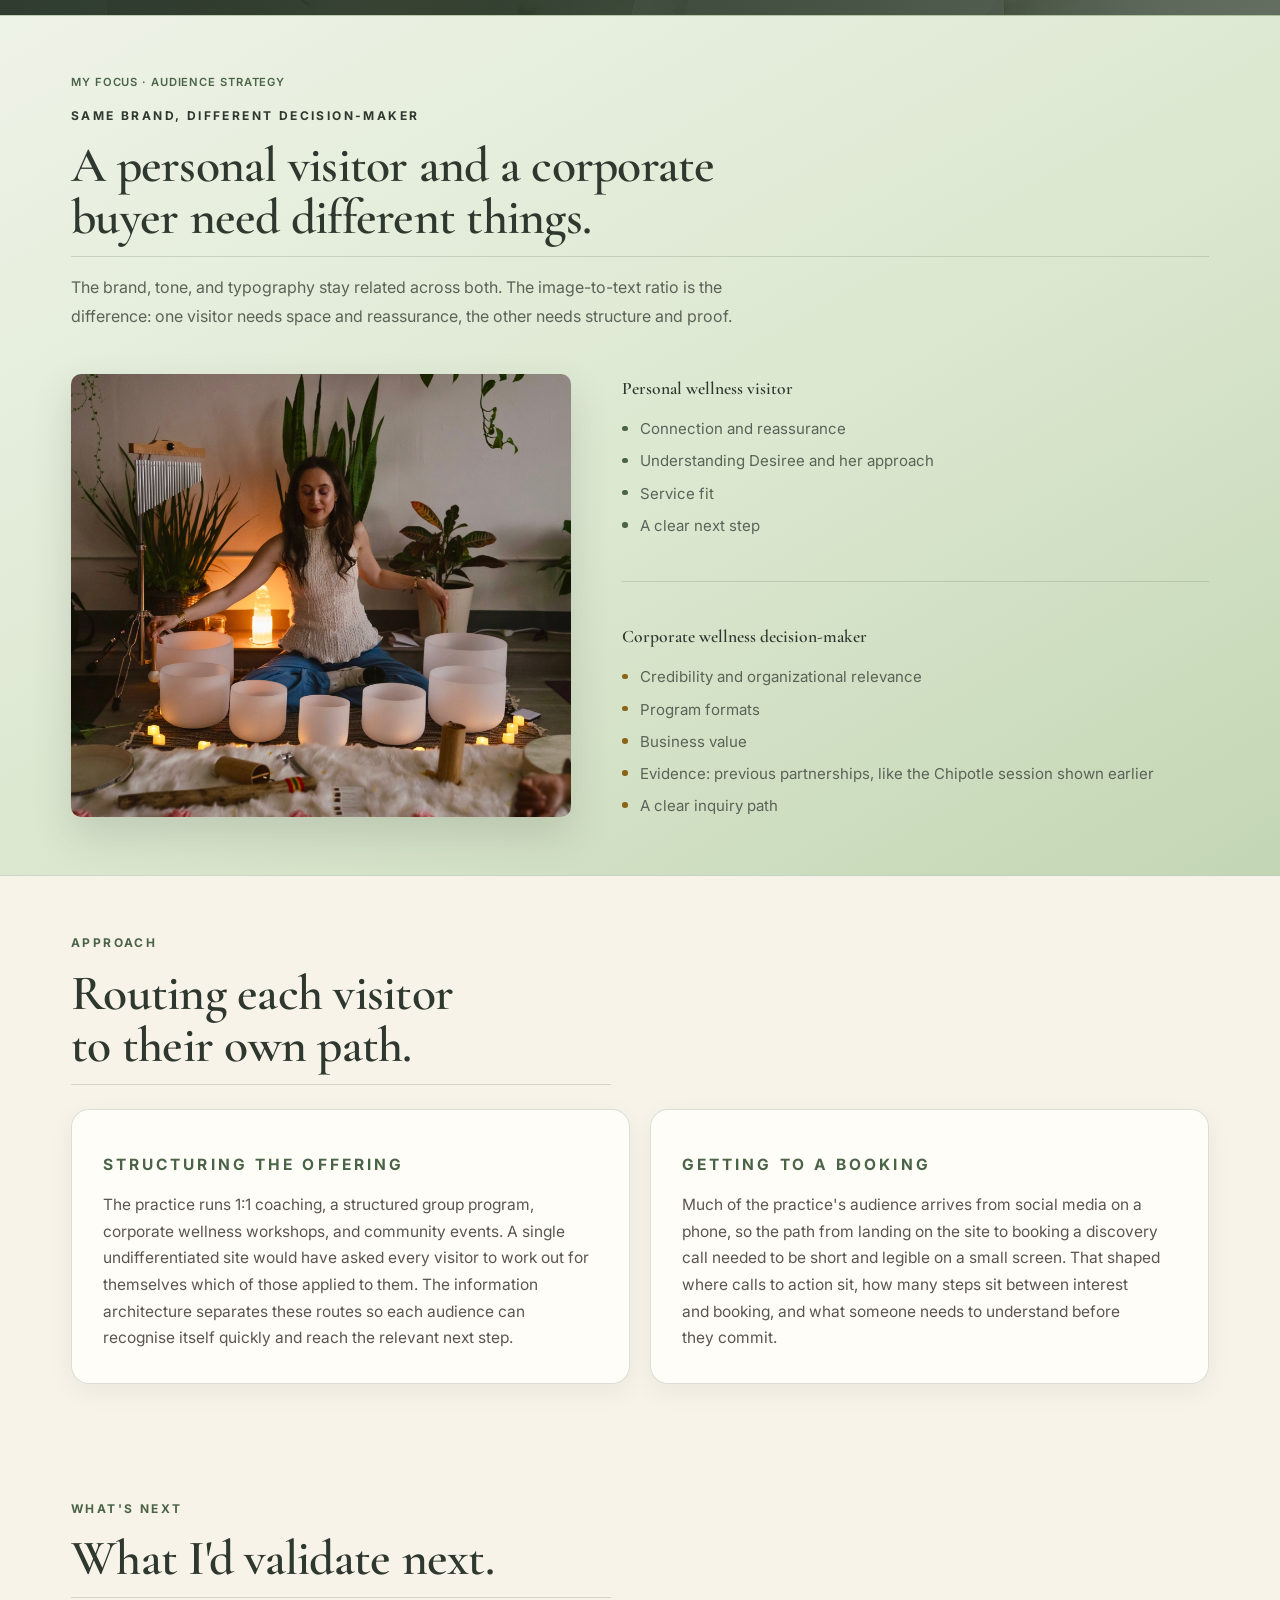
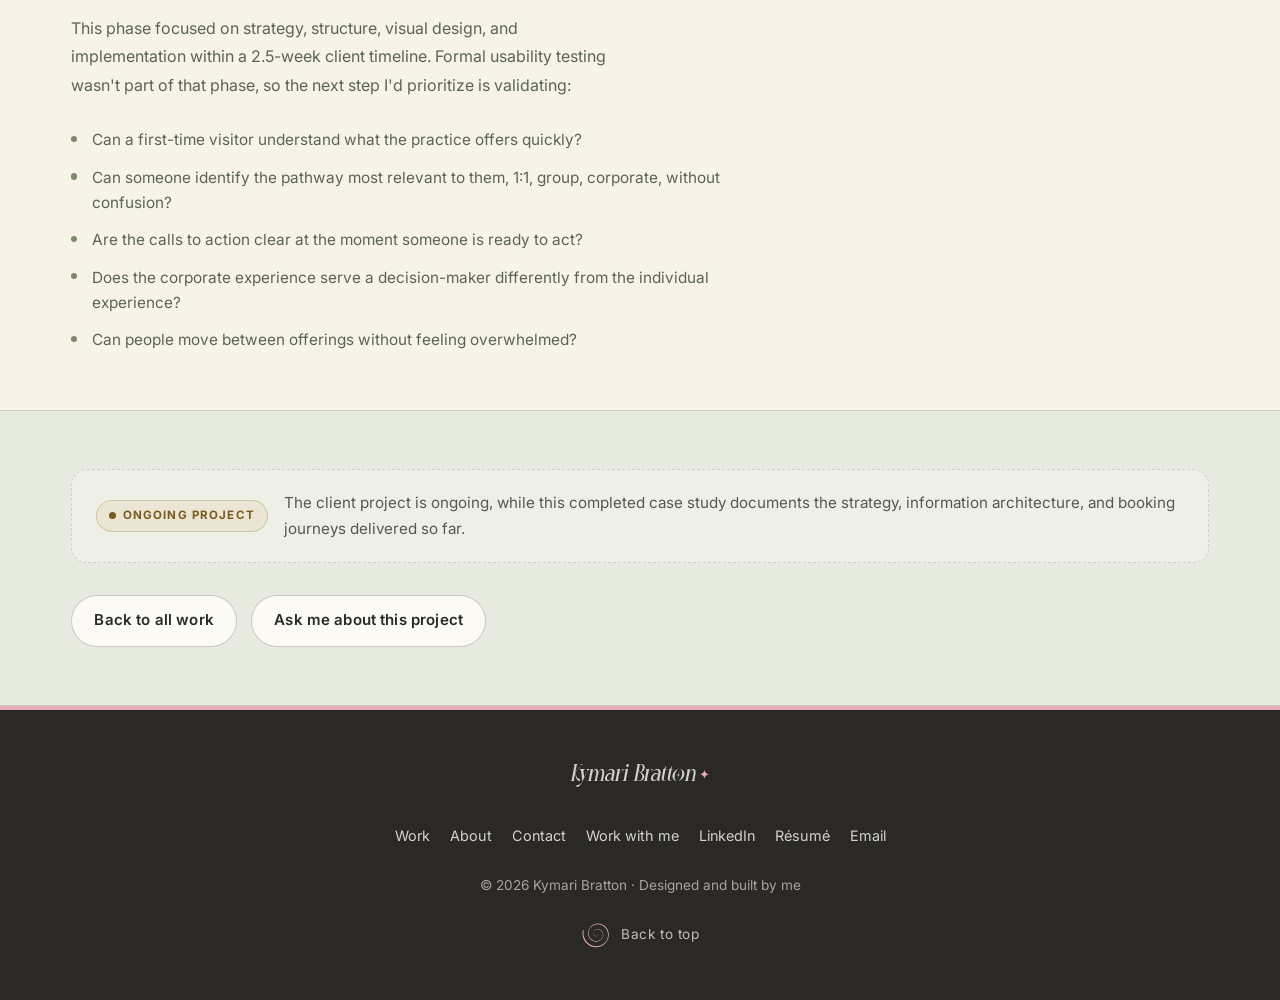
<file: case-study/mindfulness-with-desiree/index.html>
<!DOCTYPE html>

<html lang="en">
<head>
<meta charset="utf-8"/>
<meta content="width=device-width, initial-scale=1.0" name="viewport"/>
<title>Wellness Website Strategy Case Study | Kymari Bratton</title>
<!-- Kept out of search results at the client's request, so this case study
     never competes with her own site for her business name. Visitors can
     still reach it from the homepage. Do not add it back to sitemap.xml. -->
<meta content="noindex, follow" name="robots"/>
<meta content="Website strategy, information architecture, and booking journeys for an ongoing wellness practice serving individual clients, a group program, and corporate wellness audiences." name="description"/>
<link href="https://kymaribratton.com/case-study/mindfulness-with-desiree/" rel="canonical"/>
<meta content="#354a36" name="theme-color"/>
<meta content="article" property="og:type"/>
<meta content="Kymari Bratton" property="og:site_name"/>
<meta content="Wellness Website Strategy Case Study | Kymari Bratton" property="og:title"/>
<meta content="Completed website strategy and information architecture case study for an ongoing wellness practice." property="og:description"/>
<meta content="https://kymaribratton.com/case-study/mindfulness-with-desiree/" property="og:url"/>
<link href="/assets/favicon.svg?v=2" rel="icon" type="image/svg+xml"/>
<link href="https://fonts.googleapis.com" rel="preconnect"/>
<link crossorigin="" href="https://fonts.gstatic.com" rel="preconnect"/>
<link href="https://fonts.googleapis.com/css2?family=Cormorant+Garamond:wght@600;700&amp;family=Inter:wght@400;500;600;700&amp;display=swap" rel="stylesheet"/>
<script>document.documentElement.classList.add("js")</script>
<link href="/styles.css?v=20261113l" rel="stylesheet"/>
</head>
<body>
<a class="skip-link" href="#main">Skip to content</a>
<header class="topbar" data-topbar="">
<div class="shell topbar-inner">
<a class="brand" href="/">Kymari Bratton <i class="sparkle">✦</i></a>
<nav aria-label="Primary" class="nav">
<a href="/#projects">Work</a>
<a href="/about/">About</a>
<a href="/contact/">Contact</a>
<a href="/work-with-me/">Work with me</a>
</nav>
</div>
</header>
<main class="case-world case-world--mindfulness case-study--immersive case-study--showcase" id="main" data-case="mindfulness">
<nav aria-label="Breadcrumb" class="shell case-breadcrumb-nav">
<ol class="breadcrumb">
<li><a href="/">Home</a></li>
<li aria-hidden="true">/</li>
<li><a href="/#projects">Work</a></li>
<li aria-hidden="true">/</li>
<li aria-current="page">Mindfulness with Desiree</li>
</ol>
<a class="case-back-link" href="/#projects"><span aria-hidden="true">←</span> Back to work</a>
</nav>
<section class="shell subpage-hero case-hero--world case-hero--immersive">
<div aria-hidden="true" class="mindfulness-ripple mindfulness-ripple--one"></div>
<div aria-hidden="true" class="mindfulness-ripple mindfulness-ripple--two"></div>
<div class="subpage-copy" data-reveal="">
<p class="eyebrow">Wellness · Digital strategy</p>
<h1 class="subpage-title"><span class="hover-word"><span class="hover-word-text">Mindfulness with Desiree</span><span aria-hidden="true" class="hover-word-particles"><i class="particle particle--ring" style="--tx:0px;--ty:0px;--rot:0deg;--delay:0s"></i><i class="particle particle--ring" style="--tx:0px;--ty:0px;--rot:0deg;--delay:.18s"></i><i class="particle particle--ring" style="--tx:0px;--ty:0px;--rot:0deg;--delay:.36s"></i></span></span></h1>
<p class="subpage-lede">
            Website strategy and information architecture for a wellness practice, focused on how
            people move from first discovering the practice to actually booking.
          </p>
<p class="subpage-note">
            The information architecture gives individual, group-program, and corporate audiences
            clearer routes to the right offering and booking path.
          </p>
<div class="status-row status-row--spaced" data-reveal data-reveal-sequence data-blur>
<span class="status status--ongoing">Ongoing project</span>
</div>
<div class="button-row">
<a class="button button--primary" href="https://mindfulnesswithdes.wixsite.com/site" rel="noopener" target="_blank">View live site ↗</a>
<a class="button button--secondary" href="/contact/">Contact me</a>
</div>
</div>
<div class="subpage-visual" data-reveal="">
<figure class="subpage-frame subpage-frame--devices">
<div class="case-device-pair" data-device-pair="mindfulness">
<picture class="case-device case-device--primary"><source srcset="/assets/mindfulness-desktop.webp" type="image/webp"/><img alt="Mindfulness with Desiree website on laptop, with the mobile booking flow alongside" decoding="async" height="1000" src="/assets/mindfulness-desktop.png" width="1600"/></picture>
<picture class="case-device case-device--secondary"><source srcset="/assets/mindfulness-mobile.webp" type="image/webp"/><img alt="" decoding="async" height="800" src="/assets/mindfulness-mobile.png" width="650"/></picture>
</div>
</figure>
</div>
</section>
<section class="section section--tint">
<div class="shell grid-2">
<article class="panel" data-reveal="">
<p class="eyebrow">Project details</p>
<ul class="detail-list">
<li><strong>Organization.</strong> Mindfulness with Desiree, a wellness practice.</li>
<li><strong>Sector.</strong> Wellness, coaching, and corporate wellness.</li>
<li>
<strong>Focus.</strong> Website strategy, information architecture, and digital
                experience.
              </li>
<li><strong>Context.</strong> Wellness-focused internship project.</li>
<li><strong>Status.</strong> Ongoing client project; case study complete.</li>
</ul>
</article>
<article class="panel" data-reveal="">
<p class="eyebrow">Focus areas</p>
<h2>What the work involved</h2>
<ul class="pill-list" data-reveal data-reveal-sequence data-blur>
<li>Website strategy</li>
<li>Information architecture</li>
<li>Ideal client journeys</li>
<li>Call-to-action strategy</li>
<li>Booking journeys</li>
<li>Mobile booking experience</li>
<li>Social media to website conversion</li>
<li>Digital resources</li>
<li>Corporate wellness positioning</li>
<li>Trust building</li>
</ul>
</article>
</div>
</section>
<section class="section shell mindfulness-challenge" aria-labelledby="mindfulness-challenge-title">
<figure class="mindfulness-challenge-media" data-reveal="">
<img alt="A real detail from a Mindfulness with Desiree sound bowl session" decoding="async" height="3000" loading="lazy" src="/assets/mindfulness-sound-bowls.jpg" width="2000"/>
</figure>
<div class="section-head" data-reveal="" data-reveal-sequence="">
<p class="eyebrow">The challenge</p>
<h2 class="section-title" id="mindfulness-challenge-title">Calm, without making people figure it out themselves.</h2>
<p class="gateway-section-intro">
              The challenge was never just "make a calming wellness website." Mindfulness with
              Desiree serves people arriving with very different needs: 1:1 coaching, The Regulated
              Woman group support, retreats, community experiences, corporate wellness, and the site
              needed to feel calm, warm, human, and unhurried without becoming unclear, dense,
              directionless, or generic. All of that inside a client timeline of about 2.5 weeks.
            </p>
</div>
</section>
<section aria-labelledby="mindfulness-audit-title" class="section section--tint mindfulness-calm">
<div class="shell mindfulness-calm-shell">
<div class="mindfulness-calm-copy">
<span class="myfocus">My focus &middot; Emotional design + information hierarchy</span>
<p class="eyebrow">Before designing</p>
<h2 class="section-title" id="mindfulness-audit-title">A wellness-site audit, not a blank page.</h2>
<p class="gateway-section-intro">
              With a short timeline, I audited other wellness websites, including Prana Flo, to
              study service organization, emotional visual design, practitioner credibility,
              photography, and conversion without aggressive sales pressure. Three principles came
              out of it and carried into the decisions below.
            </p>
<ul class="mindfulness-audit-principles" data-reveal="" data-reveal-sequence="">
<li>
<p class="mindfulness-audit-principle-name">Calm does not mean empty</p>
<p>Information still needs hierarchy, even when the tone is unhurried.</p>
</li>
<li>
<p class="mindfulness-audit-principle-name">Trust before conversion</p>
<p>Visitors need to understand the practitioner and approach before being pushed toward a booking.</p>
</li>
<li>
<p class="mindfulness-audit-principle-name">Different service, different path</p>
<p>Corporate wellness can't use the same information hierarchy as someone seeking 1:1 support.</p>
</li>
</ul>
</div>
<figure class="mindfulness-calm-media" data-reveal="">
<img alt="A close, warm-lit detail of one of Desiree's singing bowls" decoding="async" height="1000" loading="lazy" src="/assets/mindfulness-detail-bowl.jpg" width="1000"/>
</figure>
</div>
</section>
<section aria-labelledby="mindfulness-screens-title" class="section case-screen-showcase">
<div class="shell">
<div class="section-head case-screen-head" data-reveal="" data-reveal-sequence="">
<p class="eyebrow">Booking journey</p>
<h2 class="section-title" id="mindfulness-screens-title">Discovery to booking.</h2>
<p class="case-screen-intro">The website and mobile flow support the path from understanding the practice to choosing a next step.</p>
</div>
<div class="case-screen-grid">
<figure class="case-screen-card case-screen-card--primary" data-reveal="">
<div class="case-screen-media"><picture><source srcset="/assets/mindfulness-desktop.webp" type="image/webp"/><img alt="Mindfulness with Desiree practice website" decoding="async" height="1000" loading="lazy" src="/assets/mindfulness-desktop.png" width="1600"/></picture></div>
<figcaption>Practice website</figcaption>
</figure>
<figure class="case-screen-card case-screen-card--secondary case-screen-card--phone" data-reveal="">
<div class="case-screen-media"><picture><source srcset="/assets/mindfulness-mobile.webp" type="image/webp"/><img alt="Mindfulness with Desiree mobile booking path" decoding="async" height="800" loading="lazy" src="/assets/mindfulness-mobile.png" width="650"/></picture></div>
<figcaption>Mobile booking path</figcaption>
</figure>
</div>
</div>
</section>
<section aria-labelledby="mindfulness-paths-title" class="section mindfulness-paths">
<div class="shell">
<span class="myfocus">My focus &middot; Information architecture</span>
<div class="section-head" data-reveal="" data-reveal-sequence="">
<p class="eyebrow">Service organization</p>
<h2 class="section-title" id="mindfulness-paths-title">One brand, five reasons to arrive.</h2>
<p class="gateway-section-intro">
              1:1 coaching, The Regulated Woman, retreats, community experiences, and corporate
              wellness each get their own space in the information architecture instead of
              competing in one list.
            </p>
</div>
<article class="mindfulness-path mindfulness-path--lead" data-reveal="">
<figure class="mindfulness-path-media">
<img alt="Desiree, who leads The Regulated Woman program, holding a pair of sound-bowl mallets outdoors" decoding="async" height="2400" loading="lazy" src="/assets/mindfulness-desiree-portrait.jpg" width="1600"/>
</figure>
<div class="mindfulness-path-copy">
<h3>The Regulated Woman</h3>
<p>A structured group program built around nervous-system regulation, with a clear booking flow, information hierarchy, and multi-week program structure.</p>
</div>
</article>
<div class="mindfulness-path-list">
<article class="mindfulness-path mindfulness-path--quiet" data-reveal="">
<div class="mindfulness-path-copy">
<h3>1:1 coaching</h3>
<p>Individual sessions built around a client's own nervous-system and stress needs.</p>
</div>
</article>
<article class="mindfulness-path mindfulness-path--quiet" data-reveal="">
<div class="mindfulness-path-copy">
<h3>Corporate wellness</h3>
<p>Workshops for teams and organizations, the practice's most business-facing offering.</p>
</div>
</article>
<article class="mindfulness-path mindfulness-path--quiet" data-reveal="">
<div class="mindfulness-path-copy">
<h3>Retreats</h3>
<p>In-person, multi-day experiences that bring nervous-system education, movement, and community together outside of a client's everyday environment.</p>
</div>
</article>
<article class="mindfulness-path mindfulness-path--quiet" data-reveal="">
<div class="mindfulness-path-copy">
<h3>Community experiences</h3>
<p>Group mindfulness classes and sound-bath events designed for people who want a shared practice.</p>
</div>
</article>
</div>
</div>
</section>
<section aria-labelledby="mindfulness-story-title" class="mindfulness-story">
<div class="mindfulness-story-media">
<video aria-label="Desiree playing a circle of singing bowls outdoors" muted="" playsinline="" loop="" autoplay="" poster="/assets/mindfulness-outdoor-bowls.jpg" preload="none">
<source src="/assets/mindfulness-story.mp4" type="video/mp4"/>
</video>
</div>
<div class="mindfulness-story-beats">
<article class="mindfulness-story-beat" data-reveal="">
<span aria-hidden="true" class="mindfulness-story-mark"></span>
<h2 class="mindfulness-story-heading" id="mindfulness-story-title">Calm before complexity</h2>
<p>
              Emotional design required controlling information density, not only calming colors.
            </p>
</article>
<article class="mindfulness-story-beat" data-reveal="">
<span aria-hidden="true" class="mindfulness-story-mark"></span>
<h2 class="mindfulness-story-heading">Calm still needs direction</h2>
<p>
              Visitors still needed clear service pathways and calls to action.
            </p>
</article>
<article class="mindfulness-story-beat" data-reveal="">
<span aria-hidden="true" class="mindfulness-story-mark"></span>
<h2 class="mindfulness-story-heading">Multiple users, one brand</h2>
<p>
              The site needed to support individual, group, retreat/community, and corporate
              visitors.
            </p>
</article>
<article class="mindfulness-story-beat" data-reveal="">
<span aria-hidden="true" class="mindfulness-story-mark"></span>
<h2 class="mindfulness-story-heading">Motion supports the feeling</h2>
<p>
              The experience uses restrained reveals and pacing rather than constant movement.
            </p>
</article>
</div>
</section>
<section class="section mindfulness-editorial" data-reveal="">
<div aria-hidden="true" class="mindfulness-editorial-rings"></div>
<div class="shell">
<p class="eyebrow" data-reveal="">In their words</p>
<blockquote class="mindfulness-editorial-quote" data-reveal="">
<p>&ldquo;Understand your stress. Change your life.&rdquo;</p>
<cite>Mindfulness with Desiree</cite>
</blockquote>
<p class="mindfulness-editorial-note" data-reveal="">
            The site's real hook is nervous-system education, not generic wellness language. The
            information architecture had to carry that distinction: separate, legible paths for 1:1
            coaching, the group program, and corporate wellness, so each visitor lands on the version
            of that message that's actually meant for them.
          </p>
</div>
</section>
<section class="section section--tint mindfulness-decision-maker" aria-labelledby="mindfulness-decision-title">
<div class="shell">
<span class="myfocus">My focus &middot; Audience strategy</span>
<div class="section-head" data-reveal="" data-reveal-sequence="">
<p class="eyebrow">Same brand, different decision-maker</p>
<h2 class="section-title" id="mindfulness-decision-title">A personal visitor and a corporate buyer need different things.</h2>
<p class="gateway-section-intro">
              The brand, tone, and typography stay related across both. The image-to-text ratio
              is the difference: one visitor needs space and reassurance, the other needs structure
              and proof.
            </p>
</div>
<div class="mindfulness-decision-layout" data-reveal="">
<figure class="mindfulness-decision-media mindfulness-decision-media--shared">
<img alt="Desiree in warm candlelight surrounded by singing bowls, part of the real Mindfulness with Desiree brand photography" decoding="async" loading="lazy" src="/assets/mindfulness-circle-light.jpg"/>
</figure>
<div class="mindfulness-decision-split">
<article class="mindfulness-decision-side mindfulness-decision-side--personal">
<div class="mindfulness-decision-copy">
<p class="mindfulness-decision-label">Personal wellness visitor</p>
<ul>
<li>Connection and reassurance</li>
<li>Understanding Desiree and her approach</li>
<li>Service fit</li>
<li>A clear next step</li>
</ul>
</div>
</article>
<article class="mindfulness-decision-side mindfulness-decision-side--corporate">
<div class="mindfulness-decision-copy">
<p class="mindfulness-decision-label">Corporate wellness decision-maker</p>
<ul>
<li>Credibility and organizational relevance</li>
<li>Program formats</li>
<li>Business value</li>
<li>Evidence: previous partnerships, like the Chipotle session shown earlier</li>
<li>A clear inquiry path</li>
</ul>
</div>
</article>
</div>
</div>
</div>
</section>
<section class="section shell">
<div class="section-head" data-reveal="" data-reveal-sequence="">
<p class="eyebrow">Approach</p>
<h2 class="section-title">Routing each visitor to their own path.</h2>
</div>
<div class="grid-2">
<article class="panel" data-reveal="">
<p class="eyebrow">Structuring the offering</p>
<p>
              The practice runs 1:1 coaching, a structured group program, corporate wellness
              workshops, and community events. A single undifferentiated site would have asked every
              visitor to work out for themselves which of those applied to them. The information
              architecture separates these routes so each audience can recognise itself quickly and
              reach the relevant next step.
            </p>
</article>
<article class="panel" data-reveal="">
<p class="eyebrow">Getting to a booking</p>
<p>
              Much of the practice's audience arrives from social media on a phone, so the path from
              landing on the site to booking a discovery call needed to be short and legible on a
              small screen. That shaped where calls to action sit, how many steps sit between
              interest and booking, and what someone needs to understand before they commit.
            </p>
</article>
</div>
</section>
<section aria-labelledby="mindfulness-next-title" class="section shell mindfulness-next">
<div class="section-head" data-reveal="" data-reveal-sequence="">
<p class="eyebrow">What's next</p>
<h2 class="section-title" id="mindfulness-next-title">What I'd validate next.</h2>
<p class="gateway-section-intro">
              This phase focused on strategy, structure, visual design, and implementation within a
              2.5-week client timeline. Formal usability testing wasn't part of that phase, so the
              next step I'd prioritize is validating:
            </p>
</div>
<ul class="mindfulness-next-list" data-reveal="" data-reveal-sequence="">
<li>Can a first-time visitor understand what the practice offers quickly?</li>
<li>Can someone identify the pathway most relevant to them, 1:1, group, corporate, without confusion?</li>
<li>Are the calls to action clear at the moment someone is ready to act?</li>
<li>Does the corporate experience serve a decision-maker differently from the individual experience?</li>
<li>Can people move between offerings without feeling overwhelmed?</li>
</ul>
</section>
<section class="section section--tint">
<div class="shell">
<div class="progress-note" data-reveal="">
<span class="status status--ongoing">Ongoing project</span>
<p>
              The client project is ongoing, while this completed case study documents the strategy,
              information architecture, and booking journeys delivered so far.
            </p>
</div>
<div class="button-row" data-reveal="">
<a class="button button--secondary" href="/#projects">Back to all work</a>
<a class="button button--secondary" href="/contact/">Ask me about this project</a>
</div>
</div>
</section>
</main>
<nav class="tabbar" aria-label="Mobile"><a class="tabbar-link" href="/" data-tab="home"><span class="tabbar-icon"><svg viewBox="0 0 24 24" width="20" height="20" fill="none" stroke="currentColor" stroke-width="1.8" stroke-linecap="round" stroke-linejoin="round" aria-hidden="true" focusable="false"><path d="M15 21v-8a1 1 0 0 0-1-1h-4a1 1 0 0 0-1 1v8"/><path d="M3 10a2 2 0 0 1 .709-1.528l7-5.999a2 2 0 0 1 2.582 0l7 5.999A2 2 0 0 1 21 10v9a2 2 0 0 1-2 2H5a2 2 0 0 1-2-2z"/></svg></span><span>Home</span></a><a class="tabbar-link" href="/#projects" data-tab="work" aria-current="page"><span class="tabbar-icon"><svg viewBox="0 0 24 24" width="20" height="20" fill="none" stroke="currentColor" stroke-width="1.8" stroke-linecap="round" stroke-linejoin="round" aria-hidden="true" focusable="false"><path d="M16 20V4a2 2 0 0 0-2-2h-4a2 2 0 0 0-2 2v16"/><rect width="20" height="14" x="2" y="6" rx="2"/></svg></span><span>Work</span></a><a class="tabbar-link" href="/about/" data-tab="about"><span class="tabbar-icon"><svg viewBox="0 0 24 24" width="20" height="20" fill="none" stroke="currentColor" stroke-width="1.8" stroke-linecap="round" stroke-linejoin="round" aria-hidden="true" focusable="false"><path d="M19 21v-2a4 4 0 0 0-4-4H9a4 4 0 0 0-4 4v2"/><circle cx="12" cy="7" r="4"/></svg></span><span>About</span></a><a class="tabbar-link" href="/contact/" data-tab="contact"><span class="tabbar-icon"><svg viewBox="0 0 24 24" width="20" height="20" fill="none" stroke="currentColor" stroke-width="1.8" stroke-linecap="round" stroke-linejoin="round" aria-hidden="true" focusable="false"><rect width="20" height="16" x="2" y="4" rx="2"/><path d="m22 7-8.97 5.7a1.94 1.94 0 0 1-2.06 0L2 7"/></svg></span><span>Contact</span></a></nav>
<footer class="footer footer--dark">
<div class="shell footer-inner">
<a class="footer-brand" href="/">Kymari Bratton <i class="sparkle">✦</i></a>
<ul class="footer-links">
<li><a href="/#projects">Work</a></li>
<li><a href="/about/">About</a></li>
<li><a href="/contact/">Contact</a></li>
<li><a href="/work-with-me/">Work with me</a></li>
<li><a href="https://www.linkedin.com/in/kymaribratton/" rel="noopener" target="_blank">LinkedIn</a></li>
          <li><a href="/assets/kymari-bratton-resume.pdf" target="_blank" rel="noopener">R&eacute;sum&eacute;</a></li>
<li><a href="mailto:kymaribratton@gmail.com">Email</a></li>
</ul>
<p class="footer-fine">© <span data-year="">2026</span> Kymari Bratton · Designed and built by me</p>
        <a class="footer-top" href="#" data-back-to-top><svg class="spiral" viewBox="-48 -48 96 96" width="28" height="28" aria-hidden="true" focusable="false"><path d="M1.0,0.2 L1.1,0.2 L1.1,0.3 L1.2,0.3 L1.3,0.4 L1.4,0.4 L1.5,0.5 L1.5,0.6 L1.6,0.7 L1.7,0.8 L1.7,0.9 L1.8,1.0 L1.8,1.1 L1.9,1.3 L1.9,1.4 L1.9,1.5 L2.0,1.7 L2.0,1.8 L2.0,1.9 L2.0,2.1 L2.0,2.3 L1.9,2.4 L1.9,2.6 L1.9,2.7 L1.8,2.9 L1.7,3.0 L1.7,3.2 L1.6,3.4 L1.5,3.5 L1.4,3.7 L1.2,3.8 L1.1,4.0 L1.0,4.1 L0.8,4.2 L0.7,4.3 L0.5,4.5 L0.3,4.6 L0.1,4.7 L-0.0,4.8 L-0.2,4.9 L-0.4,5.0 L-0.6,5.0 L-0.8,5.1 L-1.0,5.2 L-1.3,5.2 L-1.5,5.3 L-1.8,5.3 L-2.0,5.3 L-2.3,5.3 L-2.5,5.3 L-2.8,5.3 L-3.1,5.2 L-3.3,5.2 L-3.6,5.1 L-3.9,5.0 L-4.1,5.0 L-4.4,4.9 L-4.6,4.8 L-4.9,4.6 L-5.2,4.5 L-5.4,4.3 L-5.7,4.2 L-5.9,4.0 L-6.2,3.8 L-6.4,3.6 L-6.7,3.4 L-6.9,3.1 L-7.1,2.9 L-7.3,2.6 L-7.5,2.4 L-7.7,2.1 L-7.9,1.8 L-8.0,1.5 L-8.2,1.2 L-8.4,0.9 L-8.5,0.5 L-8.6,0.2 L-8.7,-0.1 L-8.8,-0.4 L-8.9,-0.8 L-8.9,-1.2 L-9.0,-1.6 L-9.0,-2.0 L-9.0,-2.4 L-9.0,-2.7 L-9.0,-3.2 L-9.0,-3.6 L-8.9,-4.0 L-8.9,-4.4 L-8.8,-4.8 L-8.7,-5.2 L-8.5,-5.6 L-8.4,-6.0 L-8.2,-6.4 L-8.0,-6.8 L-7.8,-7.2 L-7.6,-7.6 L-7.4,-8.0 L-7.1,-8.4 L-6.8,-8.7 L-6.5,-9.1 L-6.2,-9.4 L-5.9,-9.8 L-5.5,-10.1 L-5.1,-10.4 L-4.7,-10.7 L-4.3,-10.9 L-3.9,-11.2 L-3.5,-11.4 L-3.0,-11.7 L-2.5,-11.9 L-2.1,-12.1 L-1.6,-12.2 L-1.1,-12.4 L-0.6,-12.5 L-0.1,-12.6 L0.4,-12.7 L0.9,-12.8 L1.4,-12.8 L2.0,-12.8 L2.5,-12.8 L3.0,-12.8 L3.6,-12.8 L4.1,-12.7 L4.7,-12.6 L5.2,-12.5 L5.8,-12.4 L6.3,-12.2 L6.9,-12.0 L7.4,-11.8 L8.0,-11.6 L8.5,-11.3 L9.0,-11.0 L9.5,-10.7 L10.0,-10.4 L10.5,-10.0 L11.0,-9.7 L11.4,-9.3 L11.9,-8.8 L12.3,-8.4 L12.7,-8.0 L13.1,-7.5 L13.5,-7.0 L13.9,-6.5 L14.2,-5.9 L14.6,-5.4 L14.9,-4.8 L15.2,-4.2 L15.4,-3.6 L15.7,-3.0 L15.9,-2.4 L16.1,-1.7 L16.2,-1.1 L16.4,-0.4 L16.5,0.1 L16.6,0.8 L16.6,1.5 L16.7,2.2 L16.7,2.9 L16.6,3.6 L16.6,4.3 L16.5,5.0 L16.4,5.7 L16.2,6.4 L16.1,7.1 L15.9,7.8 L15.6,8.5 L15.4,9.2 L15.1,9.9 L14.7,10.6 L14.4,11.2 L14.0,11.9 L13.6,12.5 L13.1,13.2 L12.7,13.8 L12.2,14.4 L11.7,14.9 L11.1,15.5 L10.5,16.0 L9.9,16.5 L9.3,17.0 L8.6,17.4 L7.9,17.8 L7.2,18.2 L6.5,18.6 L5.7,18.9 L5.0,19.2 L4.2,19.5 L3.4,19.8 L2.6,20.0 L1.8,20.2 L1.0,20.3 L0.1,20.4 L-0.6,20.5 L-1.5,20.5 L-2.3,20.5 L-3.2,20.5 L-4.0,20.5 L-4.9,20.4 L-5.7,20.2 L-6.6,20.1 L-7.4,19.9 L-8.3,19.6 L-9.1,19.4 L-9.9,19.0 L-10.8,18.7 L-11.6,18.3 L-12.4,17.9 L-13.1,17.5 L-13.9,17.0 L-14.6,16.5 L-15.4,15.9 L-16.1,15.4 L-16.8,14.7 L-17.4,14.1 L-18.1,13.4 L-18.7,12.7 L-19.3,12.0 L-19.9,11.3 L-20.4,10.5 L-20.9,9.7 L-21.4,8.9 L-21.8,8.0 L-22.2,7.2 L-22.6,6.3 L-22.9,5.4 L-23.3,4.5 L-23.5,3.5 L-23.8,2.6 L-24.0,1.6 L-24.1,0.6 L-24.2,-0.3 L-24.3,-1.3 L-24.3,-2.3 L-24.3,-3.3 L-24.3,-4.3 L-24.2,-5.3 L-24.1,-6.3 L-23.9,-7.3 L-23.7,-8.3 L-23.4,-9.3 L-23.1,-10.3 L-22.8,-11.3 L-22.4,-12.3 L-22.0,-13.3 L-21.5,-14.2 L-21.0,-15.2 L-20.5,-16.1 L-19.9,-17.0 L-19.3,-17.9 L-18.6,-18.7 L-17.9,-19.6 L-17.2,-20.4 L-16.4,-21.1 L-15.6,-21.9 L-14.8,-22.6 L-13.9,-23.3 L-12.9,-23.9 L-12.0,-24.5 L-11.0,-25.0 L-10.0,-25.5 L-9.0,-26.0 L-7.9,-26.4 L-6.9,-26.8 L-5.8,-27.1 L-4.7,-27.4 L-3.6,-27.7 L-2.4,-27.9 L-1.3,-28.0 L-0.1,-28.2 L0.9,-28.2 L2.1,-28.2 L3.3,-28.2 L4.4,-28.1 L5.6,-28.0 L6.7,-27.9 L7.9,-27.6 L9.1,-27.4 L10.2,-27.1 L11.3,-26.7 L12.5,-26.3 L13.6,-25.8 L14.6,-25.3 L15.7,-24.8 L16.8,-24.2 L17.8,-23.6 L18.8,-22.9 L19.8,-22.2 L20.8,-21.4 L21.7,-20.6 L22.6,-19.8 L23.4,-18.9 L24.3,-18.0 L25.1,-17.0 L25.8,-16.0 L26.6,-15.0 L27.2,-14.0 L27.9,-12.9 L28.5,-11.8 L29.0,-10.6 L29.5,-9.5 L30.0,-8.3 L30.4,-7.1 L30.8,-5.8 L31.1,-4.6 L31.4,-3.3 L31.6,-2.1 L31.8,-0.8 L31.9,0.4 L32.0,1.8 L32.0,3.1 L32.0,4.4 L31.9,5.7 L31.7,7.0 L31.5,8.4 L31.3,9.7 L31.0,11.0 L30.6,12.3 L30.2,13.6 L29.7,14.8 L29.2,16.1 L28.6,17.3 L28.0,18.6 L27.3,19.8 L26.6,20.9 L25.8,22.1 L24.9,23.2 L24.1,24.3 L23.1,25.4 L22.2,26.4 L21.1,27.4 L20.1,28.3 L19.0,29.2 L17.8,30.0 L16.6,30.8 L15.3,31.5 L14.1,32.2 L12.8,32.8 L11.4,33.4 L10.1,33.9 L8.7,34.3 L7.3,34.7 L5.9,35.1 L4.5,35.4 L3.0,35.6 L1.6,35.8 L0.1,35.9 L-1.3,35.9 L-2.8,35.9 L-4.2,35.9 L-5.7,35.7 L-7.2,35.5 L-8.7,35.3 L-10.1,35.0 L-11.6,34.6 L-13.0,34.2 L-14.4,33.7 L-15.8,33.2 L-17.2,32.6 L-18.6,31.9 L-19.9,31.2 L-21.2,30.4 L-22.5,29.6 L-23.7,28.7 L-25.0,27.8 L-26.1,26.8 L-27.3,25.8 L-28.4,24.7 L-29.4,23.6 L-30.5,22.4 L-31.4,21.2 L-32.4,20.0 L-33.2,18.7 L-34.1,17.4 L-34.8,16.0 L-35.6,14.6 L-36.2,13.2 L-36.8,11.7 L-37.4,10.2 L-37.9,8.7 L-38.3,7.2 L-38.7,5.6 L-39.0,4.0 L-39.3,2.5 L-39.4,0.8 L-39.6,-0.7 L-39.6,-2.3 L-39.6,-3.9 L-39.5,-5.6 L-39.4,-7.2 L-39.2,-8.8 L-38.9,-10.4 L-38.6,-12.1 L-38.2,-13.7 L-37.7,-15.3 L-37.2,-16.8 L-36.5,-18.4 L-35.9,-19.9 L-35.1,-21.5 L-34.3,-22.9 L-33.5,-24.4 L-35.6,-25.8 L-36.6,-24.2 L-37.5,-22.7 L-38.3,-21.1 L-39.1,-19.5 L-39.7,-17.8 L-40.4,-16.2 L-40.9,-14.5 L-41.4,-12.8 L-41.8,-11.0 L-42.1,-9.3 L-42.4,-7.5 L-42.6,-5.8 L-42.7,-4.0 L-42.8,-2.3 L-42.7,-0.5 L-42.6,1.1 L-42.4,2.9 L-42.2,4.6 L-41.9,6.3 L-41.5,8.0 L-41.0,9.6 L-40.5,11.3 L-39.9,12.9 L-39.3,14.5 L-38.5,16.0 L-37.8,17.6 L-36.9,19.0 L-36.0,20.5 L-35.0,21.9 L-34.0,23.2 L-33.0,24.5 L-31.8,25.8 L-30.7,27.0 L-29.5,28.2 L-28.2,29.3 L-26.9,30.3 L-25.6,31.3 L-24.2,32.2 L-22.8,33.1 L-21.4,33.9 L-19.9,34.6 L-18.4,35.3 L-16.9,35.9 L-15.4,36.5 L-13.8,36.9 L-12.3,37.4 L-10.7,37.7 L-9.1,38.0 L-7.5,38.2 L-5.9,38.4 L-4.4,38.4 L-2.8,38.5 L-1.2,38.4 L0.3,38.3 L1.8,38.1 L3.4,37.9 L4.9,37.6 L6.4,37.2 L7.9,36.8 L9.4,36.3 L10.8,35.8 L12.2,35.2 L13.6,34.5 L14.9,33.8 L16.2,33.0 L17.5,32.2 L18.7,31.4 L19.9,30.5 L21.1,29.5 L22.2,28.6 L23.3,27.6 L24.4,26.6 L25.4,25.5 L26.4,24.4 L27.3,23.2 L28.1,22.0 L29.0,20.8 L29.7,19.6 L30.4,18.3 L31.1,17.0 L31.7,15.6 L32.2,14.3 L32.7,12.9 L33.1,11.6 L33.5,10.2 L33.8,8.8 L34.0,7.4 L34.2,6.0 L34.3,4.5 L34.4,3.1 L34.4,1.7 L34.3,0.3 L34.2,-1.0 L34.1,-2.4 L33.8,-3.8 L33.6,-5.2 L33.2,-6.5 L32.8,-7.8 L32.4,-9.1 L31.9,-10.4 L31.3,-11.7 L30.7,-12.9 L30.1,-14.1 L29.4,-15.3 L28.6,-16.4 L27.9,-17.5 L27.0,-18.6 L26.1,-19.6 L25.2,-20.6 L24.3,-21.5 L23.3,-22.4 L22.3,-23.3 L21.2,-24.1 L20.2,-24.9 L19.1,-25.6 L17.9,-26.2 L16.8,-26.8 L15.6,-27.4 L14.4,-27.9 L13.2,-28.4 L12.0,-28.8 L10.8,-29.1 L9.5,-29.4 L8.3,-29.7 L7.1,-29.9 L5.8,-30.0 L4.6,-30.1 L3.3,-30.2 L2.1,-30.2 L0.8,-30.1 L-0.3,-30.0 L-1.5,-29.8 L-2.7,-29.6 L-3.9,-29.3 L-5.1,-29.0 L-6.3,-28.7 L-7.4,-28.3 L-8.5,-27.8 L-9.6,-27.3 L-10.6,-26.8 L-11.7,-26.2 L-12.7,-25.6 L-13.7,-25.0 L-14.6,-24.3 L-15.5,-23.5 L-16.4,-22.8 L-17.3,-22.0 L-18.1,-21.2 L-18.9,-20.4 L-19.7,-19.6 L-20.4,-18.7 L-21.1,-17.8 L-21.7,-16.8 L-22.3,-15.9 L-22.9,-14.9 L-23.4,-13.9 L-23.8,-12.9 L-24.3,-11.9 L-24.7,-10.8 L-25.0,-9.8 L-25.3,-8.7 L-25.5,-7.7 L-25.7,-6.6 L-25.9,-5.5 L-26.0,-4.4 L-26.1,-3.3 L-26.1,-2.3 L-26.1,-1.2 L-26.0,-0.1 L-25.9,0.9 L-25.7,1.9 L-25.5,3.0 L-25.3,4.0 L-25.0,5.0 L-24.7,6.0 L-24.3,7.0 L-23.9,7.9 L-23.5,8.9 L-23.0,9.8 L-22.5,10.7 L-21.9,11.5 L-21.3,12.3 L-20.7,13.2 L-20.1,13.9 L-19.4,14.7 L-18.7,15.4 L-18.0,16.1 L-17.2,16.7 L-16.4,17.3 L-15.6,17.9 L-14.8,18.4 L-14.0,18.9 L-13.1,19.4 L-12.3,19.8 L-11.4,20.2 L-10.5,20.6 L-9.6,20.9 L-8.7,21.1 L-7.8,21.4 L-6.9,21.6 L-6.0,21.7 L-5.0,21.8 L-4.1,21.9 L-3.2,21.9 L-2.3,21.9 L-1.4,21.9 L-0.5,21.8 L0.3,21.7 L1.2,21.5 L2.1,21.3 L2.9,21.1 L3.7,20.9 L4.6,20.6 L5.4,20.3 L6.2,19.9 L6.9,19.5 L7.7,19.1 L8.4,18.7 L9.1,18.2 L9.8,17.7 L10.4,17.2 L11.1,16.6 L11.7,16.1 L12.3,15.5 L12.8,14.9 L13.4,14.3 L13.9,13.7 L14.4,13.1 L14.8,12.4 L15.2,11.7 L15.6,11.0 L16.0,10.3 L16.3,9.6 L16.6,8.9 L16.9,8.2 L17.1,7.4 L17.3,6.7 L17.5,5.9 L17.6,5.2 L17.7,4.4 L17.8,3.7 L17.8,2.9 L17.9,2.2 L17.8,1.4 L17.8,0.7 L17.7,0.0 L17.6,-0.7 L17.4,-1.4 L17.3,-2.1 L17.1,-2.8 L16.8,-3.4 L16.6,-4.1 L16.3,-4.7 L16.0,-5.4 L15.6,-6.0 L15.3,-6.6 L14.9,-7.2 L14.5,-7.7 L14.1,-8.2 L13.6,-8.8 L13.2,-9.3 L12.7,-9.7 L12.2,-10.2 L11.7,-10.6 L11.2,-11.0 L10.7,-11.3 L10.1,-11.7 L9.6,-12.0 L9.0,-12.3 L8.4,-12.6 L7.8,-12.8 L7.2,-13.0 L6.7,-13.2 L6.1,-13.4 L5.5,-13.5 L4.9,-13.6 L4.3,-13.7 L3.7,-13.7 L3.1,-13.8 L2.5,-13.8 L1.9,-13.8 L1.3,-13.7 L0.8,-13.6 L0.2,-13.6 L-0.2,-13.4 L-0.8,-13.3 L-1.3,-13.1 L-1.8,-13.0 L-2.3,-12.8 L-2.8,-12.5 L-3.3,-12.3 L-3.8,-12.0 L-4.2,-11.8 L-4.7,-11.5 L-5.1,-11.2 L-5.5,-10.9 L-5.9,-10.5 L-6.2,-10.2 L-6.6,-9.8 L-6.9,-9.4 L-7.2,-9.1 L-7.5,-8.7 L-7.8,-8.3 L-8.1,-7.9 L-8.3,-7.5 L-8.6,-7.1 L-8.8,-6.7 L-9.0,-6.2 L-9.1,-5.8 L-9.3,-5.4 L-9.4,-4.9 L-9.5,-4.5 L-9.6,-4.1 L-9.7,-3.6 L-9.7,-3.2 L-9.7,-2.8 L-9.8,-2.3 L-9.7,-1.9 L-9.7,-1.5 L-9.7,-1.1 L-9.6,-0.7 L-9.5,-0.3 L-9.4,0.0 L-9.3,0.4 L-9.2,0.8 L-9.0,1.2 L-8.9,1.5 L-8.7,1.8 L-8.5,2.2 L-8.3,2.5 L-8.1,2.8 L-7.9,3.1 L-7.7,3.4 L-7.4,3.7 L-7.2,3.9 L-6.9,4.1 L-6.6,4.4 L-6.4,4.6 L-6.1,4.8 L-5.8,4.9 L-5.5,5.1 L-5.2,5.3 L-4.9,5.4 L-4.6,5.5 L-4.3,5.6 L-4.0,5.7 L-3.7,5.8 L-3.4,5.8 L-3.1,5.9 L-2.8,5.9 L-2.6,5.9 L-2.3,5.9 L-2.0,5.9 L-1.7,5.9 L-1.4,5.8 L-1.2,5.8 L-0.9,5.7 L-0.7,5.6 L-0.4,5.5 L-0.2,5.4 L-0.0,5.3 L0.2,5.2 L0.4,5.1 L0.6,5.0 L0.8,4.8 L0.9,4.7 L1.1,4.5 L1.3,4.4 L1.4,4.2 L1.5,4.1 L1.7,3.9 L1.8,3.7 L1.9,3.5 L2.0,3.4 L2.0,3.2 L2.1,3.0 L2.2,2.8 L2.2,2.6 L2.3,2.5 L2.3,2.3 L2.3,2.1 L2.3,2.0 L2.3,1.8 L2.3,1.6 L2.3,1.5 L2.3,1.3 L2.3,1.1 L2.2,1.0 L2.2,0.9 L2.1,0.7 L2.0,0.6 L2.0,0.5 L1.9,0.3 L1.8,0.2 L1.7,0.1 L1.6,0.0 L1.5,-0.0 L1.4,-0.0 L1.3,-0.1 L1.1,-0.2 Z" fill="currentColor" transform="rotate(-20)"/></svg><span>Back to top</span></a>
</div>
</footer>
<script defer="" src="/script.js?v=20261113l"></script>
</body>
</html>
</file>
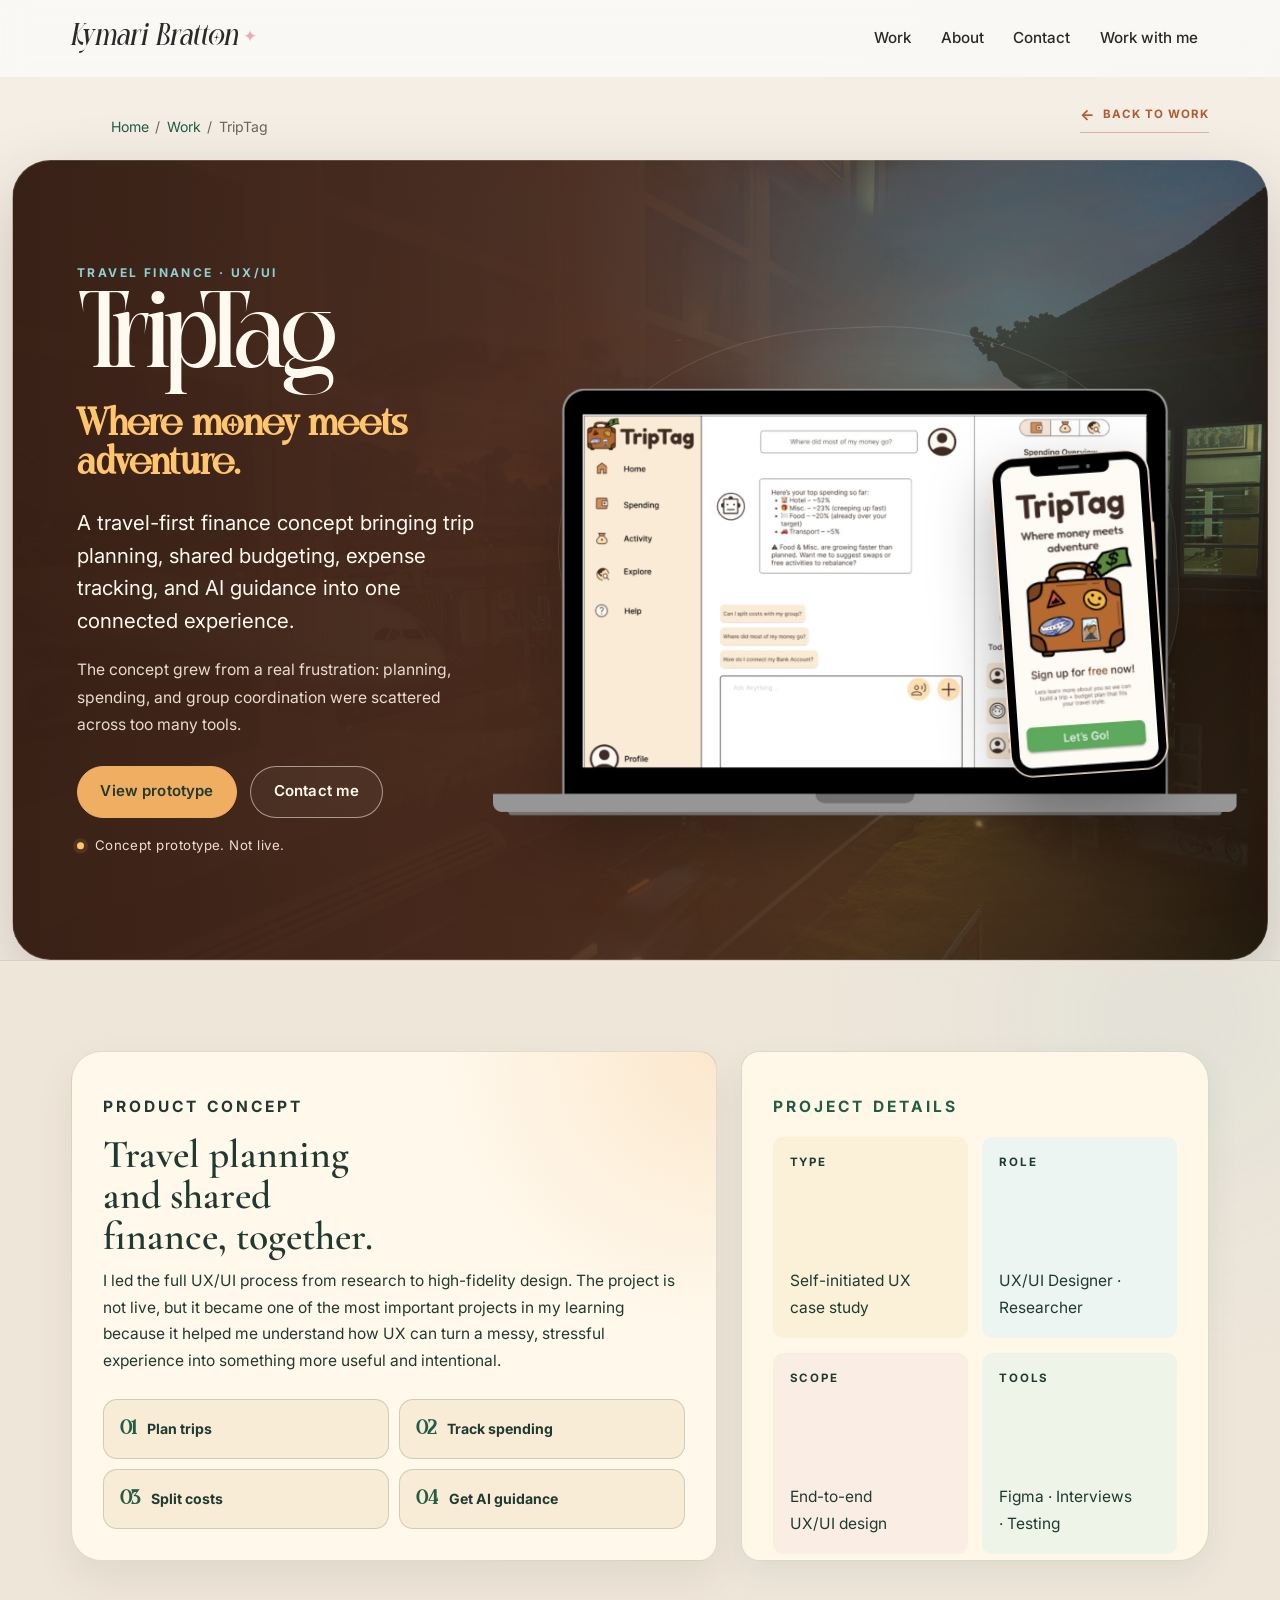
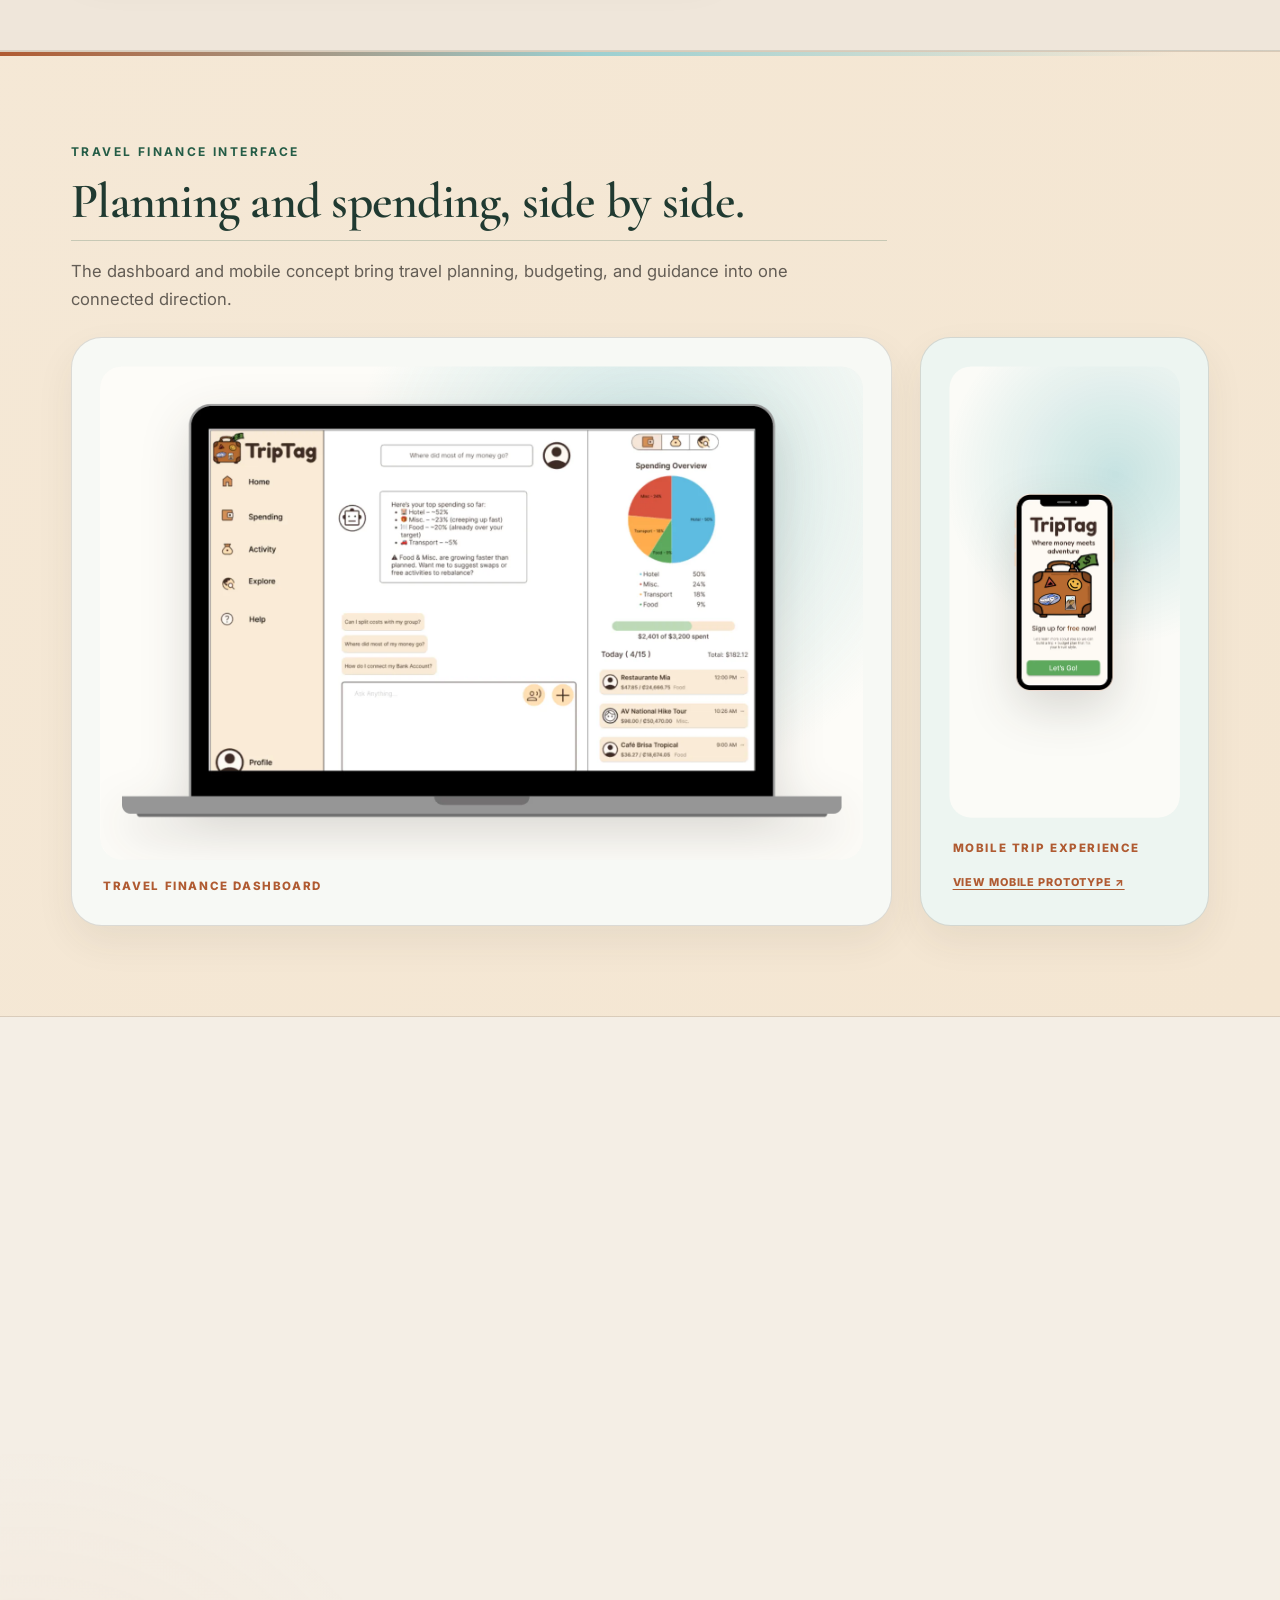
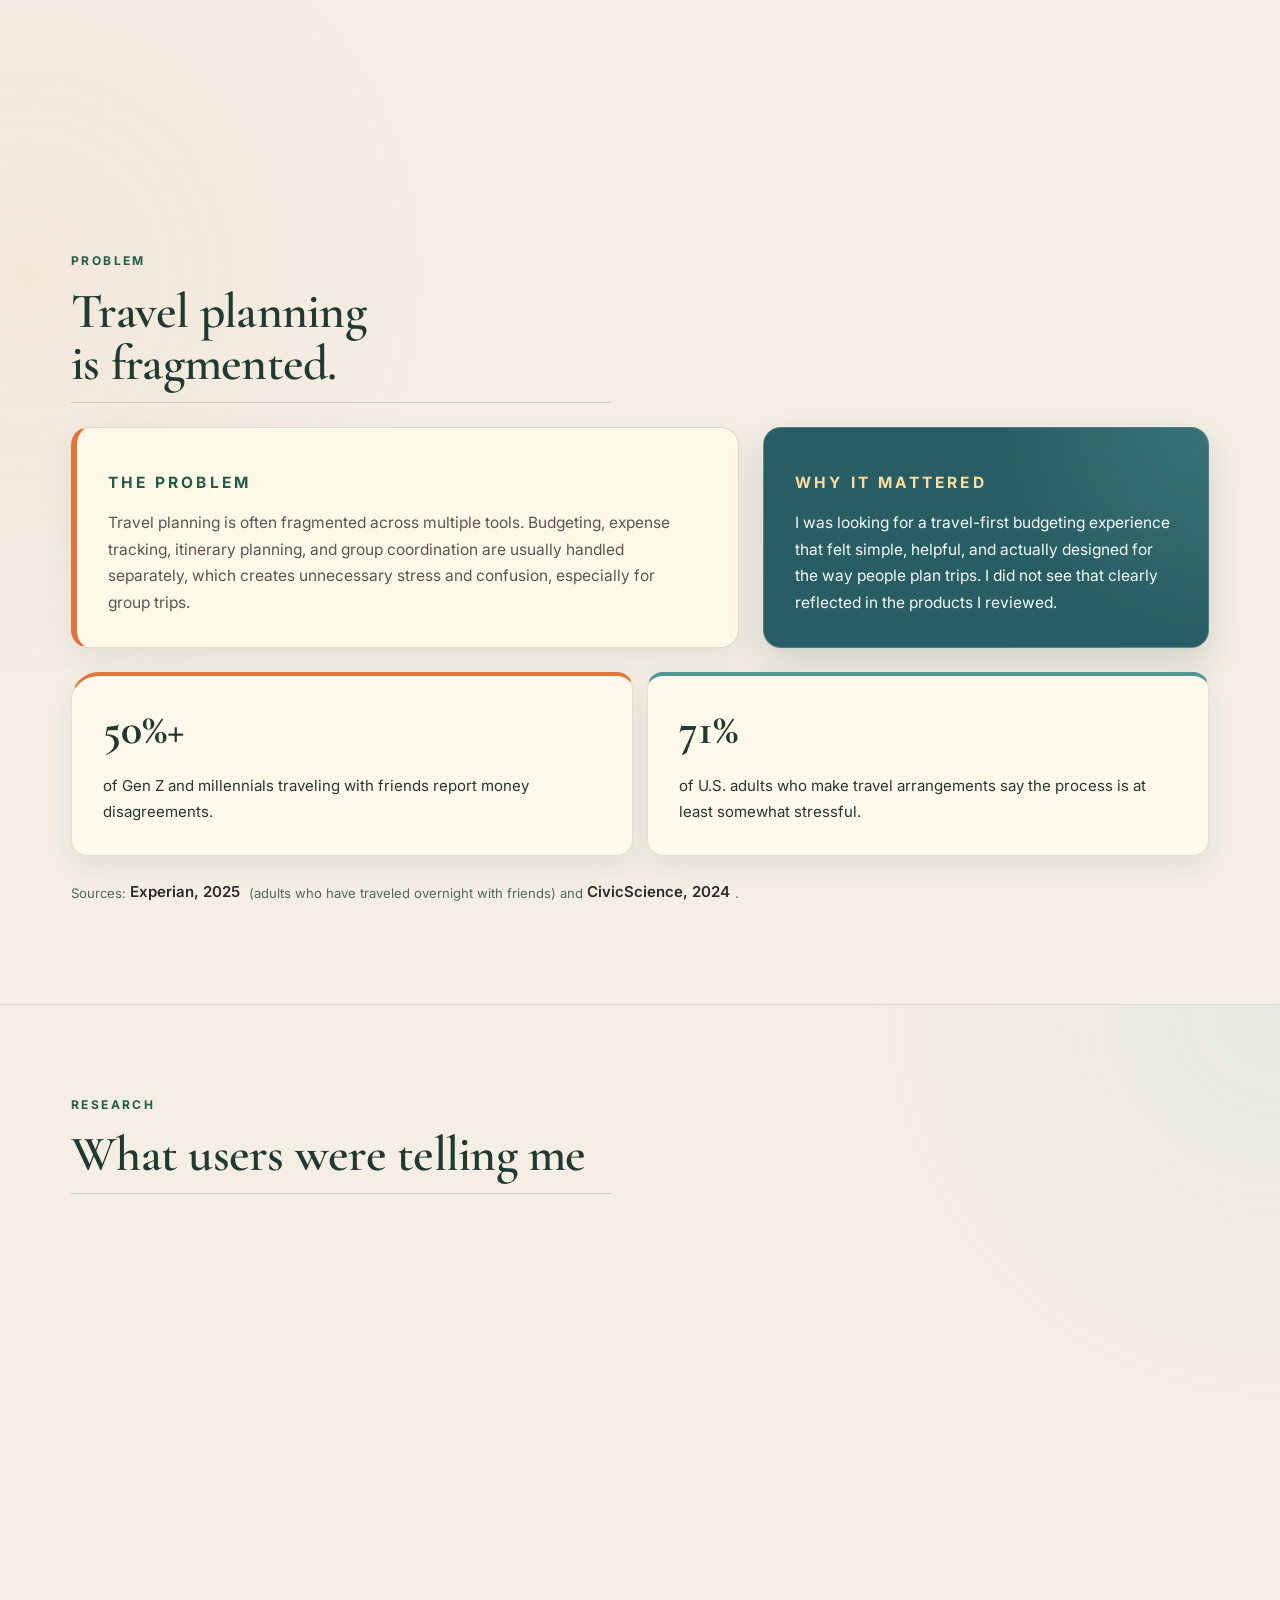
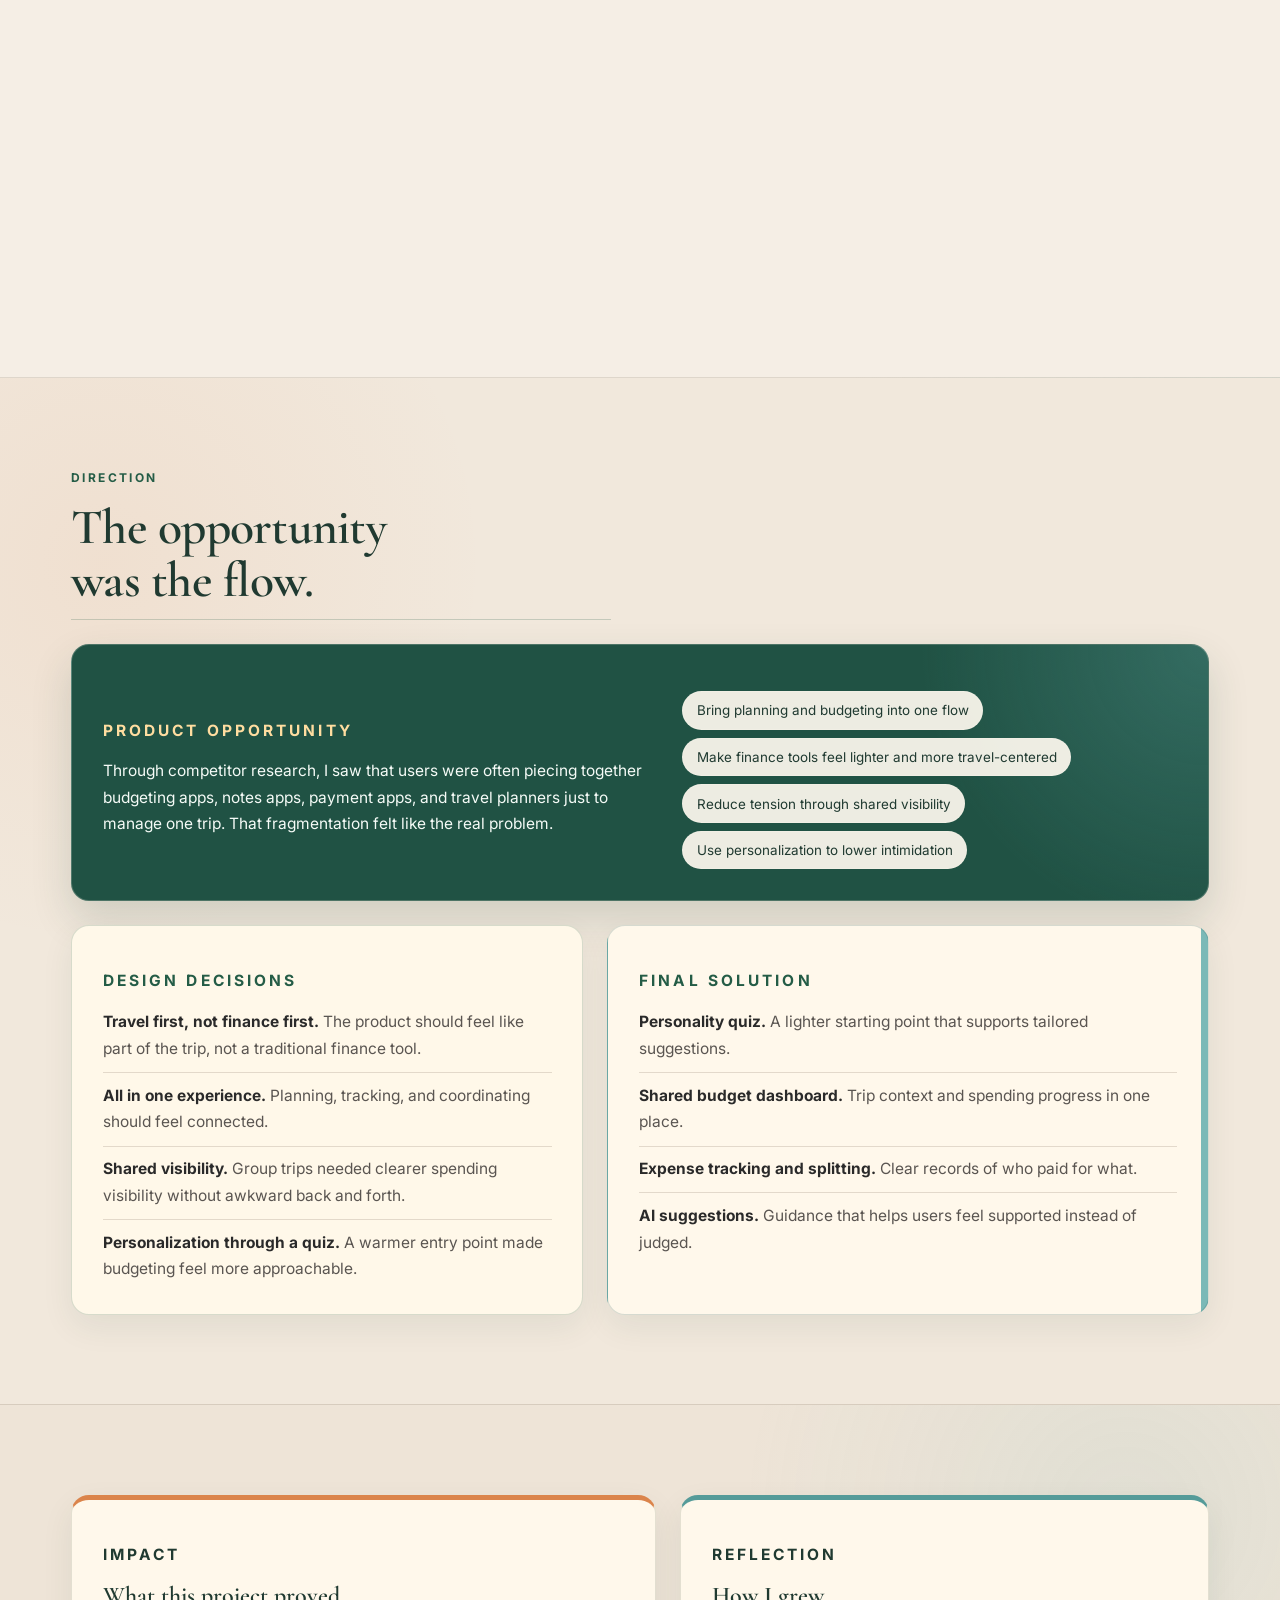
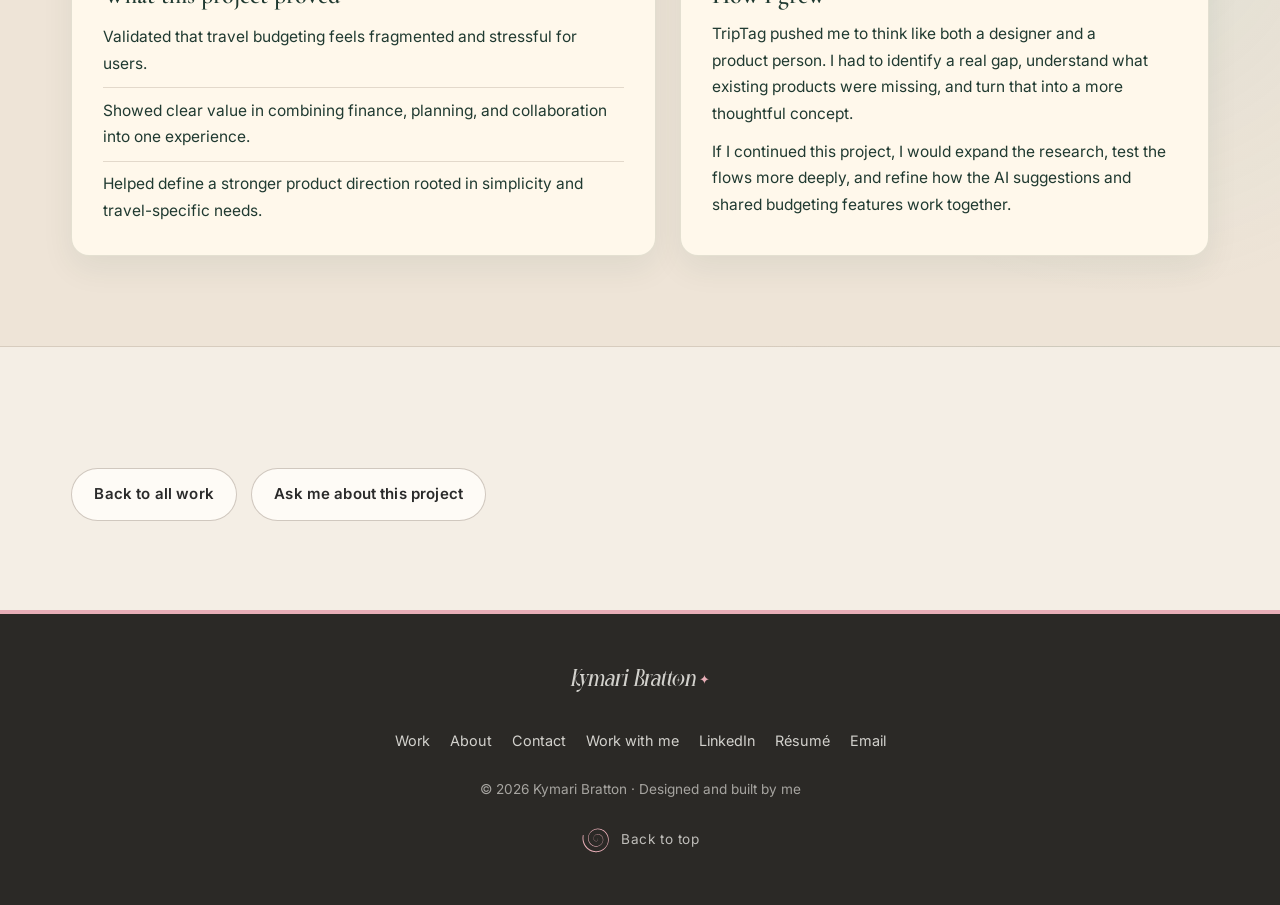
<file: case-study/triptag/index.html>
<!DOCTYPE html>

<html lang="en">
<head>
<meta charset="utf-8"/>
<meta content="width=device-width, initial-scale=1.0" name="viewport"/>
<title>TripTag | Kymari Bratton</title>
<meta content="TripTag is a travel budgeting concept by Kymari Bratton that combines planning, shared spending, AI guidance, and personalization into one UX direction." name="description"/>
<meta content="TripTag | Kymari Bratton" property="og:title"/>
<meta content="A travel budgeting concept that reduces the stress of planning, shared spending, and coordination across group trips." property="og:description"/>
<meta content="article" property="og:type"/>
<meta content="https://kymaribratton.com/case-study/triptag/" property="og:url"/>
<meta content="#1c493a" name="theme-color"/>
<link href="https://fonts.googleapis.com" rel="preconnect"/>
<link crossorigin="" href="https://fonts.gstatic.com" rel="preconnect"/>
<link href="https://fonts.googleapis.com/css2?family=Cormorant+Garamond:wght@600;700&amp;family=Inter:wght@400;500;600;700&amp;display=swap" rel="stylesheet"/>
<script>document.documentElement.classList.add("js")</script>
<link href="/styles.css?v=20261113l" rel="stylesheet"/>
<link href="https://kymaribratton.com/case-study/triptag/" rel="canonical"/><link href="/assets/favicon.svg?v=2" rel="icon" type="image/svg+xml"/><meta content="Kymari Bratton" property="og:site_name"/></head>
<body><a class="skip-link" href="#main">Skip to content</a>
<header class="topbar" data-topbar="">
<div class="shell topbar-inner">
<a class="brand" href="/">Kymari Bratton <i class="sparkle">✦</i></a>
<nav aria-label="Primary" class="nav">
<a href="/#projects">Work</a>
<a href="/about/">About</a>
<a href="/contact/">Contact</a>
<a href="/work-with-me/">Work with me</a>
</nav>
</div>
</header>
<main class="case-world case-world--triptag case-study--showcase" data-case="triptag" id="main">
<nav aria-label="Breadcrumb" class="shell case-breadcrumb-nav">
<ol class="breadcrumb">
<li><a href="/">Home</a></li><li aria-hidden="true">/</li>
<li><a href="/#projects">Work</a></li><li aria-hidden="true">/</li>
<li aria-current="page">TripTag</li>
</ol>
<a class="case-back-link" href="/#projects"><span aria-hidden="true">←</span> Back to work</a>
</nav>
<section class="shell subpage-hero case-hero--world">
<div class="subpage-copy" data-reveal="">
<p class="eyebrow">Travel finance · UX/UI</p>
<h1 class="subpage-title">TripTag</h1>
<p class="triptag-tagline">Where money meets adventure.</p>
<p class="subpage-lede">
            A travel-first finance concept bringing trip planning, shared budgeting, expense
            tracking, and AI guidance into one connected experience.
          </p>
<p class="subpage-note triptag-hero-origin">
            The concept grew from a real frustration: planning, spending, and group coordination
            were scattered across too many tools.
          </p>
<div class="triptag-hero-footer">
<div class="button-row triptag-hero-actions">
<a class="button button--primary" href="https://www.figma.com/proto/d4O5IwuybELWCGE6BoJ6k5/Travel-Banking-App---Google-UX-cert.--?node-id=2071-1233&amp;t=2JUPdqe8VeJHOOWe-1&amp;scaling=scale-down&amp;content-scaling=fixed&amp;page-id=300%3A1315&amp;starting-point-node-id=2071%3A1233&amp;show-proto-sidebar=1" rel="noopener" target="_blank">View prototype</a>
<a class="button button--secondary" href="/contact/">Contact me</a>
</div>
<p class="subpage-note triptag-hero-status">Concept prototype. Not live.</p>
</div>
</div>
<div class="subpage-visual" data-reveal="">
<figure class="subpage-frame subpage-frame--devices">
<div class="case-device-pair" data-device-pair="triptag">
<picture class="case-device case-device--primary"><source srcset="/assets/triptag-desktop.webp" type="image/webp"/><img alt="TripTag travel budgeting concept dashboard, with the mobile chat screen alongside" decoding="async" height="1000" src="/assets/triptag-desktop.png" width="1600"/></picture>
<picture class="case-device case-device--secondary"><source srcset="/assets/triptag-mobile.webp" type="image/webp"/><img alt="" decoding="async" height="800" src="/assets/triptag-mobile.png" width="650"/></picture>
</div>
</figure>
</div>
</section>
<section class="section section--tint case-section--overview">
<div class="shell grid-2 triptag-overview-grid">
<article class="panel triptag-intro-card" data-reveal="">
<p class="eyebrow">Product concept</p>
<h2>Travel planning and shared finance, together.</h2>
<p>
                I led the full UX/UI process from research to high-fidelity design. The project is
                not live, but it became one of the most important projects in my learning because
                it helped me understand how UX can turn a messy, stressful experience into
                something more useful and intentional.
              </p>
<ul aria-label="TripTag product capabilities" class="triptag-product-map">
<li><span>01</span>Plan trips</li>
<li><span>02</span>Track spending</li>
<li><span>03</span>Split costs</li>
<li><span>04</span>Get AI guidance</li>
</ul>
</article>
<article class="panel triptag-details-card" data-reveal="">
<p class="eyebrow">Project details</p>
<div class="detail-grid">
<div class="detail-card">
<span>Type</span>
<p>Self-initiated UX case study</p>
</div>
<div class="detail-card">
<span>Role</span>
<p>UX/UI Designer · Researcher</p>
</div>
<div class="detail-card">
<span>Scope</span>
<p>End-to-end UX/UI design</p>
</div>
<div class="detail-card">
<span>Tools</span>
<p>Figma · Interviews · Testing</p>
</div>
</div>
</article>
</div>
</section>
<section aria-labelledby="triptag-screens-title" class="section case-screen-showcase">
<div class="shell">
<div class="section-head case-screen-head" data-reveal="">
<p class="eyebrow">Travel finance interface</p>
<h2 class="section-title" id="triptag-screens-title">Planning and spending, side by side.</h2>
<p class="case-screen-intro">The dashboard and mobile concept bring travel planning, budgeting, and guidance into one connected direction.</p>
</div>
<div class="case-screen-grid">
<figure class="case-screen-card case-screen-card--primary" data-reveal="">
<div class="case-screen-media"><picture><source srcset="/assets/triptag-desktop.webp" type="image/webp"/><img alt="TripTag travel finance dashboard" decoding="async" height="1000" loading="lazy" src="/assets/triptag-desktop.png" width="1600"/></picture></div>
<figcaption>Travel finance dashboard</figcaption>
</figure>
<figure class="case-screen-card case-screen-card--secondary case-screen-card--phone" data-reveal="">
<div class="case-screen-media"><picture><source srcset="/assets/triptag-mobile.webp" type="image/webp"/><img alt="TripTag mobile trip experience" decoding="async" height="800" loading="lazy" src="/assets/triptag-mobile.png" width="650"/></picture></div>
<figcaption>Mobile trip experience <a href="https://www.figma.com/proto/d4O5IwuybELWCGE6BoJ6k5/Travel-Banking-App---Google-UX-cert.--?node-id=106-1141&amp;p=f&amp;t=LUZq60jk7sm8JH9X-1&amp;scaling=scale-down&amp;content-scaling=fixed&amp;page-id=101%3A301&amp;starting-point-node-id=106%3A1141" rel="noopener" target="_blank">View mobile prototype ↗</a></figcaption>
</figure>
</div>
</div>
</section>
<section class="section triptag-spend-section">
<div class="shell">
<div class="section-head" data-reveal="">
<p class="eyebrow">Spending, at a glance</p>
<h2 class="section-title">Where the money actually goes.</h2>
<p class="section-intro">
            Recreated from the concept's own spending screen: the prototype's example budget and a
            category breakdown, so a traveler can see the shape of their spending without digging
            through a transaction list.
          </p>
</div>
<div class="triptag-spend-panel" data-reveal="">
<div class="triptag-spend-chart">
<svg aria-label="Spending overview: Hotel 50 percent, Miscellaneous 24 percent, Transport 18 percent, Food 9 percent" class="triptag-pie" role="img" viewBox="0 0 220 220"><path class="triptag-pie-slice" d="M110,110 L110.00,10.00 A100,100 0 0 1 113.11,209.95 Z" fill="#5b9bd5" style="animation-delay:0ms"><title>Hotel: 50%</title></path><path class="triptag-pie-slice" d="M110,110 L113.11,209.95 A100,100 0 0 1 10.59,120.87 Z" fill="#d9534f" style="animation-delay:110ms"><title>Misc.: 24%</title></path><path class="triptag-pie-slice" d="M110,110 L10.59,120.87 A100,100 0 0 1 56.89,25.27 Z" fill="#f0ad4e" style="animation-delay:220ms"><title>Transport: 18%</title></path><path class="triptag-pie-slice" d="M110,110 L56.89,25.27 A100,100 0 0 1 110.00,10.00 Z" fill="#5cb85c" style="animation-delay:330ms"><title>Food: 9%</title></path></svg>
</div>
<div class="triptag-spend-detail">
<ul class="triptag-spend-legend">
<li><span class="triptag-spend-swatch" style="background:#5b9bd5"></span>Hotel<span class="triptag-spend-pct">50%</span></li>
<li><span class="triptag-spend-swatch" style="background:#d9534f"></span>Misc.<span class="triptag-spend-pct">24%</span></li>
<li><span class="triptag-spend-swatch" style="background:#f0ad4e"></span>Transport<span class="triptag-spend-pct">18%</span></li>
<li><span class="triptag-spend-swatch" style="background:#5cb85c"></span>Food<span class="triptag-spend-pct">9%</span></li>
</ul>
<div class="triptag-spend-progress">
<div class="triptag-spend-progress-track"><div class="triptag-spend-progress-bar"></div></div>
<p class="triptag-spend-progress-label">$2,401 of $3,200 spent</p>
</div>
</div>
</div>
</div>
</section>
<section class="section shell case-section--problem">
<div class="section-head" data-reveal="">
<p class="eyebrow">Problem</p>
<h2 class="section-title">Travel planning is fragmented.</h2>
</div>
<div class="grid-2 triptag-problem-grid">
<article class="panel triptag-problem-card" data-reveal="">
<p class="eyebrow">The problem</p>
<p>
                Travel planning is often fragmented across multiple tools. Budgeting, expense
                tracking, itinerary planning, and group coordination are usually handled
                separately, which creates unnecessary stress and confusion, especially for group
                trips.
              </p>
</article>
<article class="panel triptag-context-card" data-reveal="">
<p class="eyebrow">Why it mattered</p>
<p>
                I was looking for a travel-first budgeting experience that felt simple, helpful,
                and actually designed for the way people plan trips. I did not see that clearly
                reflected in the products I reviewed.
              </p>
</article>
</div>
<div class="grid-2 subpage-stats triptag-finance-snapshot">
<article class="panel stat" data-reveal="">
<strong>50%+</strong>
<span>of Gen Z and millennials traveling with friends report money disagreements.</span>
</article>
<article class="panel stat" data-reveal="">
<strong>71%</strong>
<span>of U.S. adults who make travel arrangements say the process is at least somewhat stressful.</span>
</article>
</div>
<p class="triptag-stats-source">Sources: <a class="link" href="https://www.experian.com/blogs/ask-experian/survey-financial-stress-of-traveling-with-friends/" rel="noopener" target="_blank">Experian, 2025</a> (adults who have traveled overnight with friends) and <a class="link" href="https://civicscience.com/as-vacation-season-heats-up-many-americans-are-feeling-stressed-over-travel-planning/" rel="noopener" target="_blank">CivicScience, 2024</a>.</p>
</section>
<section class="section section--tint case-section--research">
<div class="shell">
<div class="section-head" data-reveal="">
<p class="eyebrow">Research</p>
<h2 class="section-title">What users were telling me</h2>
</div>
<div class="grid-2 triptag-research-grid">
<article class="panel triptag-audience-card" data-reveal="">
<p class="eyebrow">Target users</p>
<p>
                  Budget-conscious travelers, especially people planning trips with friends,
                  partners, or groups who want more clarity around spending without turning travel
                  into a finance-heavy experience.
                </p>
<ul aria-label="Research inputs" class="tag-list">
<li>User Interviews</li>
<li>Usability Testing</li>
<li>Competitive Research</li>
<li>Concept Validation</li>
</ul>
</article>
<article class="panel triptag-method-card" data-reveal="">
<p class="eyebrow">Research approach</p>
<p>
                  I conducted 4 interviews and usability sessions, and I also did competitor
                  research to understand what existing budgeting and travel tools were missing. One
                  of the clearest gaps was that users had to rely on multiple apps to do what
                  should feel like one connected task.
                </p>
</article>
</div>
<div class="grid-2 triptag-insight-grid">
<article class="panel stat" data-reveal="">
<strong>01</strong>
<span>Users rely on multiple apps for planning, budgeting, and communication.</span>
</article>
<article class="panel stat" data-reveal="">
<strong>02</strong>
<span>Expense splitting is one of the most stressful parts of group travel.</span>
</article>
<article class="panel stat" data-reveal="">
<strong>03</strong>
<span>Most budgeting tools feel too financial for how people actually plan trips.</span>
</article>
<article class="panel stat" data-reveal="">
<strong>04</strong>
<span>There is room for a travel-first tool that blends planning and collaboration.</span>
</article>
</div>
<div class="grid-2 triptag-quote-grid">
<article class="panel quote" data-reveal="">
<p>I like the idea of having everything in one place instead of switching back and forth.</p>
</article>
<article class="panel quote" data-reveal="">
<p>This feels easier than using multiple apps just to plan one trip.</p>
</article>
</div>
</div>
</section>
<section class="section shell case-section--direction">
<div class="section-head" data-reveal="">
<p class="eyebrow">Direction</p>
<h2 class="section-title">The opportunity was the flow.</h2>
</div>
<article class="panel callout triptag-opportunity-card" data-reveal="">
<div>
<p class="eyebrow">Product opportunity</p>
<p>
              Through competitor research, I saw that users were often piecing together budgeting
              apps, notes apps, payment apps, and travel planners just to manage one trip. That
              fragmentation felt like the real problem.
            </p>
</div>
<ul aria-label="Opportunity areas" class="pill-list" data-reveal data-reveal-sequence data-blur>
<li>Bring planning and budgeting into one flow</li>
<li>Make finance tools feel lighter and more travel-centered</li>
<li>Reduce tension through shared visibility</li>
<li>Use personalization to lower intimidation</li>
</ul>
</article>
<div class="grid-2 triptag-solution-grid">
<article class="panel triptag-decisions-card" data-reveal="">
<p class="eyebrow">Design decisions</p>
<ul class="detail-list">
<li><strong>Travel first, not finance first.</strong> The product should feel like part of the trip, not a traditional finance tool.</li>
<li><strong>All in one experience.</strong> Planning, tracking, and coordinating should feel connected.</li>
<li><strong>Shared visibility.</strong> Group trips needed clearer spending visibility without awkward back and forth.</li>
<li><strong>Personalization through a quiz.</strong> A warmer entry point made budgeting feel more approachable.</li>
</ul>
</article>
<article class="panel triptag-final-card" data-reveal="">
<p class="eyebrow">Final solution</p>
<ul class="detail-list">
<li><strong>Personality quiz.</strong> A lighter starting point that supports tailored suggestions.</li>
<li><strong>Shared budget dashboard.</strong> Trip context and spending progress in one place.</li>
<li><strong>Expense tracking and splitting.</strong> Clear records of who paid for what.</li>
<li><strong>AI suggestions.</strong> Guidance that helps users feel supported instead of judged.</li>
</ul>
</article>
</div>
</section>
<section class="section section--tint case-section--closing">
<div class="shell grid-2 triptag-closing-grid">
<article class="panel triptag-impact-card" data-reveal="">
<p class="eyebrow">Impact</p>
<h3>What this project proved</h3>
<ul class="detail-list">
<li>Validated that travel budgeting feels fragmented and stressful for users.</li>
<li>Showed clear value in combining finance, planning, and collaboration into one experience.</li>
<li>Helped define a stronger product direction rooted in simplicity and travel-specific needs.</li>
</ul>
</article>
<article class="panel triptag-reflection-card" data-reveal="">
<p class="eyebrow">Reflection</p>
<h3>How I grew</h3>
<p>
                TripTag pushed me to think like both a designer and a product person. I had to
                identify a real gap, understand what existing products were missing, and turn that
                into a more thoughtful concept.
              </p>
<p>
                If I continued this project, I would expand the research, test the flows more
                deeply, and refine how the AI suggestions and shared budgeting features work
                together.
              </p>
</article>
</div>
</section>
<section class="section shell">
<div class="button-row" data-reveal="">
<a class="button button--secondary" href="/#projects">Back to all work</a>
<a class="button button--secondary" href="/contact/">Ask me about this project</a>
</div>
</section>
</main>
<nav class="tabbar" aria-label="Mobile"><a class="tabbar-link" href="/" data-tab="home"><span class="tabbar-icon"><svg viewBox="0 0 24 24" width="20" height="20" fill="none" stroke="currentColor" stroke-width="1.8" stroke-linecap="round" stroke-linejoin="round" aria-hidden="true" focusable="false"><path d="M15 21v-8a1 1 0 0 0-1-1h-4a1 1 0 0 0-1 1v8"/><path d="M3 10a2 2 0 0 1 .709-1.528l7-5.999a2 2 0 0 1 2.582 0l7 5.999A2 2 0 0 1 21 10v9a2 2 0 0 1-2 2H5a2 2 0 0 1-2-2z"/></svg></span><span>Home</span></a><a class="tabbar-link" href="/#projects" data-tab="work" aria-current="page"><span class="tabbar-icon"><svg viewBox="0 0 24 24" width="20" height="20" fill="none" stroke="currentColor" stroke-width="1.8" stroke-linecap="round" stroke-linejoin="round" aria-hidden="true" focusable="false"><path d="M16 20V4a2 2 0 0 0-2-2h-4a2 2 0 0 0-2 2v16"/><rect width="20" height="14" x="2" y="6" rx="2"/></svg></span><span>Work</span></a><a class="tabbar-link" href="/about/" data-tab="about"><span class="tabbar-icon"><svg viewBox="0 0 24 24" width="20" height="20" fill="none" stroke="currentColor" stroke-width="1.8" stroke-linecap="round" stroke-linejoin="round" aria-hidden="true" focusable="false"><path d="M19 21v-2a4 4 0 0 0-4-4H9a4 4 0 0 0-4 4v2"/><circle cx="12" cy="7" r="4"/></svg></span><span>About</span></a><a class="tabbar-link" href="/contact/" data-tab="contact"><span class="tabbar-icon"><svg viewBox="0 0 24 24" width="20" height="20" fill="none" stroke="currentColor" stroke-width="1.8" stroke-linecap="round" stroke-linejoin="round" aria-hidden="true" focusable="false"><rect width="20" height="16" x="2" y="4" rx="2"/><path d="m22 7-8.97 5.7a1.94 1.94 0 0 1-2.06 0L2 7"/></svg></span><span>Contact</span></a></nav>
<footer class="footer footer--dark">
<div class="shell footer-inner">
<a class="footer-brand" href="/">Kymari Bratton <i class="sparkle">✦</i></a>
<ul class="footer-links">
<li><a href="/#projects">Work</a></li>
<li><a href="/about/">About</a></li>
<li><a href="/contact/">Contact</a></li>
<li><a href="/work-with-me/">Work with me</a></li>
<li><a href="https://www.linkedin.com/in/kymaribratton/" rel="noopener" target="_blank">LinkedIn</a></li>
          <li><a href="/assets/kymari-bratton-resume.pdf" target="_blank" rel="noopener">R&eacute;sum&eacute;</a></li>
<li><a href="mailto:kymaribratton@gmail.com">Email</a></li>
</ul>
<p class="footer-fine">© <span data-year="">2026</span> Kymari Bratton · Designed and built by me</p>
        <a class="footer-top" href="#" data-back-to-top><svg class="spiral" viewBox="-48 -48 96 96" width="28" height="28" aria-hidden="true" focusable="false"><path d="M1.0,0.2 L1.1,0.2 L1.1,0.3 L1.2,0.3 L1.3,0.4 L1.4,0.4 L1.5,0.5 L1.5,0.6 L1.6,0.7 L1.7,0.8 L1.7,0.9 L1.8,1.0 L1.8,1.1 L1.9,1.3 L1.9,1.4 L1.9,1.5 L2.0,1.7 L2.0,1.8 L2.0,1.9 L2.0,2.1 L2.0,2.3 L1.9,2.4 L1.9,2.6 L1.9,2.7 L1.8,2.9 L1.7,3.0 L1.7,3.2 L1.6,3.4 L1.5,3.5 L1.4,3.7 L1.2,3.8 L1.1,4.0 L1.0,4.1 L0.8,4.2 L0.7,4.3 L0.5,4.5 L0.3,4.6 L0.1,4.7 L-0.0,4.8 L-0.2,4.9 L-0.4,5.0 L-0.6,5.0 L-0.8,5.1 L-1.0,5.2 L-1.3,5.2 L-1.5,5.3 L-1.8,5.3 L-2.0,5.3 L-2.3,5.3 L-2.5,5.3 L-2.8,5.3 L-3.1,5.2 L-3.3,5.2 L-3.6,5.1 L-3.9,5.0 L-4.1,5.0 L-4.4,4.9 L-4.6,4.8 L-4.9,4.6 L-5.2,4.5 L-5.4,4.3 L-5.7,4.2 L-5.9,4.0 L-6.2,3.8 L-6.4,3.6 L-6.7,3.4 L-6.9,3.1 L-7.1,2.9 L-7.3,2.6 L-7.5,2.4 L-7.7,2.1 L-7.9,1.8 L-8.0,1.5 L-8.2,1.2 L-8.4,0.9 L-8.5,0.5 L-8.6,0.2 L-8.7,-0.1 L-8.8,-0.4 L-8.9,-0.8 L-8.9,-1.2 L-9.0,-1.6 L-9.0,-2.0 L-9.0,-2.4 L-9.0,-2.7 L-9.0,-3.2 L-9.0,-3.6 L-8.9,-4.0 L-8.9,-4.4 L-8.8,-4.8 L-8.7,-5.2 L-8.5,-5.6 L-8.4,-6.0 L-8.2,-6.4 L-8.0,-6.8 L-7.8,-7.2 L-7.6,-7.6 L-7.4,-8.0 L-7.1,-8.4 L-6.8,-8.7 L-6.5,-9.1 L-6.2,-9.4 L-5.9,-9.8 L-5.5,-10.1 L-5.1,-10.4 L-4.7,-10.7 L-4.3,-10.9 L-3.9,-11.2 L-3.5,-11.4 L-3.0,-11.7 L-2.5,-11.9 L-2.1,-12.1 L-1.6,-12.2 L-1.1,-12.4 L-0.6,-12.5 L-0.1,-12.6 L0.4,-12.7 L0.9,-12.8 L1.4,-12.8 L2.0,-12.8 L2.5,-12.8 L3.0,-12.8 L3.6,-12.8 L4.1,-12.7 L4.7,-12.6 L5.2,-12.5 L5.8,-12.4 L6.3,-12.2 L6.9,-12.0 L7.4,-11.8 L8.0,-11.6 L8.5,-11.3 L9.0,-11.0 L9.5,-10.7 L10.0,-10.4 L10.5,-10.0 L11.0,-9.7 L11.4,-9.3 L11.9,-8.8 L12.3,-8.4 L12.7,-8.0 L13.1,-7.5 L13.5,-7.0 L13.9,-6.5 L14.2,-5.9 L14.6,-5.4 L14.9,-4.8 L15.2,-4.2 L15.4,-3.6 L15.7,-3.0 L15.9,-2.4 L16.1,-1.7 L16.2,-1.1 L16.4,-0.4 L16.5,0.1 L16.6,0.8 L16.6,1.5 L16.7,2.2 L16.7,2.9 L16.6,3.6 L16.6,4.3 L16.5,5.0 L16.4,5.7 L16.2,6.4 L16.1,7.1 L15.9,7.8 L15.6,8.5 L15.4,9.2 L15.1,9.9 L14.7,10.6 L14.4,11.2 L14.0,11.9 L13.6,12.5 L13.1,13.2 L12.7,13.8 L12.2,14.4 L11.7,14.9 L11.1,15.5 L10.5,16.0 L9.9,16.5 L9.3,17.0 L8.6,17.4 L7.9,17.8 L7.2,18.2 L6.5,18.6 L5.7,18.9 L5.0,19.2 L4.2,19.5 L3.4,19.8 L2.6,20.0 L1.8,20.2 L1.0,20.3 L0.1,20.4 L-0.6,20.5 L-1.5,20.5 L-2.3,20.5 L-3.2,20.5 L-4.0,20.5 L-4.9,20.4 L-5.7,20.2 L-6.6,20.1 L-7.4,19.9 L-8.3,19.6 L-9.1,19.4 L-9.9,19.0 L-10.8,18.7 L-11.6,18.3 L-12.4,17.9 L-13.1,17.5 L-13.9,17.0 L-14.6,16.5 L-15.4,15.9 L-16.1,15.4 L-16.8,14.7 L-17.4,14.1 L-18.1,13.4 L-18.7,12.7 L-19.3,12.0 L-19.9,11.3 L-20.4,10.5 L-20.9,9.7 L-21.4,8.9 L-21.8,8.0 L-22.2,7.2 L-22.6,6.3 L-22.9,5.4 L-23.3,4.5 L-23.5,3.5 L-23.8,2.6 L-24.0,1.6 L-24.1,0.6 L-24.2,-0.3 L-24.3,-1.3 L-24.3,-2.3 L-24.3,-3.3 L-24.3,-4.3 L-24.2,-5.3 L-24.1,-6.3 L-23.9,-7.3 L-23.7,-8.3 L-23.4,-9.3 L-23.1,-10.3 L-22.8,-11.3 L-22.4,-12.3 L-22.0,-13.3 L-21.5,-14.2 L-21.0,-15.2 L-20.5,-16.1 L-19.9,-17.0 L-19.3,-17.9 L-18.6,-18.7 L-17.9,-19.6 L-17.2,-20.4 L-16.4,-21.1 L-15.6,-21.9 L-14.8,-22.6 L-13.9,-23.3 L-12.9,-23.9 L-12.0,-24.5 L-11.0,-25.0 L-10.0,-25.5 L-9.0,-26.0 L-7.9,-26.4 L-6.9,-26.8 L-5.8,-27.1 L-4.7,-27.4 L-3.6,-27.7 L-2.4,-27.9 L-1.3,-28.0 L-0.1,-28.2 L0.9,-28.2 L2.1,-28.2 L3.3,-28.2 L4.4,-28.1 L5.6,-28.0 L6.7,-27.9 L7.9,-27.6 L9.1,-27.4 L10.2,-27.1 L11.3,-26.7 L12.5,-26.3 L13.6,-25.8 L14.6,-25.3 L15.7,-24.8 L16.8,-24.2 L17.8,-23.6 L18.8,-22.9 L19.8,-22.2 L20.8,-21.4 L21.7,-20.6 L22.6,-19.8 L23.4,-18.9 L24.3,-18.0 L25.1,-17.0 L25.8,-16.0 L26.6,-15.0 L27.2,-14.0 L27.9,-12.9 L28.5,-11.8 L29.0,-10.6 L29.5,-9.5 L30.0,-8.3 L30.4,-7.1 L30.8,-5.8 L31.1,-4.6 L31.4,-3.3 L31.6,-2.1 L31.8,-0.8 L31.9,0.4 L32.0,1.8 L32.0,3.1 L32.0,4.4 L31.9,5.7 L31.7,7.0 L31.5,8.4 L31.3,9.7 L31.0,11.0 L30.6,12.3 L30.2,13.6 L29.7,14.8 L29.2,16.1 L28.6,17.3 L28.0,18.6 L27.3,19.8 L26.6,20.9 L25.8,22.1 L24.9,23.2 L24.1,24.3 L23.1,25.4 L22.2,26.4 L21.1,27.4 L20.1,28.3 L19.0,29.2 L17.8,30.0 L16.6,30.8 L15.3,31.5 L14.1,32.2 L12.8,32.8 L11.4,33.4 L10.1,33.9 L8.7,34.3 L7.3,34.7 L5.9,35.1 L4.5,35.4 L3.0,35.6 L1.6,35.8 L0.1,35.9 L-1.3,35.9 L-2.8,35.9 L-4.2,35.9 L-5.7,35.7 L-7.2,35.5 L-8.7,35.3 L-10.1,35.0 L-11.6,34.6 L-13.0,34.2 L-14.4,33.7 L-15.8,33.2 L-17.2,32.6 L-18.6,31.9 L-19.9,31.2 L-21.2,30.4 L-22.5,29.6 L-23.7,28.7 L-25.0,27.8 L-26.1,26.8 L-27.3,25.8 L-28.4,24.7 L-29.4,23.6 L-30.5,22.4 L-31.4,21.2 L-32.4,20.0 L-33.2,18.7 L-34.1,17.4 L-34.8,16.0 L-35.6,14.6 L-36.2,13.2 L-36.8,11.7 L-37.4,10.2 L-37.9,8.7 L-38.3,7.2 L-38.7,5.6 L-39.0,4.0 L-39.3,2.5 L-39.4,0.8 L-39.6,-0.7 L-39.6,-2.3 L-39.6,-3.9 L-39.5,-5.6 L-39.4,-7.2 L-39.2,-8.8 L-38.9,-10.4 L-38.6,-12.1 L-38.2,-13.7 L-37.7,-15.3 L-37.2,-16.8 L-36.5,-18.4 L-35.9,-19.9 L-35.1,-21.5 L-34.3,-22.9 L-33.5,-24.4 L-35.6,-25.8 L-36.6,-24.2 L-37.5,-22.7 L-38.3,-21.1 L-39.1,-19.5 L-39.7,-17.8 L-40.4,-16.2 L-40.9,-14.5 L-41.4,-12.8 L-41.8,-11.0 L-42.1,-9.3 L-42.4,-7.5 L-42.6,-5.8 L-42.7,-4.0 L-42.8,-2.3 L-42.7,-0.5 L-42.6,1.1 L-42.4,2.9 L-42.2,4.6 L-41.9,6.3 L-41.5,8.0 L-41.0,9.6 L-40.5,11.3 L-39.9,12.9 L-39.3,14.5 L-38.5,16.0 L-37.8,17.6 L-36.9,19.0 L-36.0,20.5 L-35.0,21.9 L-34.0,23.2 L-33.0,24.5 L-31.8,25.8 L-30.7,27.0 L-29.5,28.2 L-28.2,29.3 L-26.9,30.3 L-25.6,31.3 L-24.2,32.2 L-22.8,33.1 L-21.4,33.9 L-19.9,34.6 L-18.4,35.3 L-16.9,35.9 L-15.4,36.5 L-13.8,36.9 L-12.3,37.4 L-10.7,37.7 L-9.1,38.0 L-7.5,38.2 L-5.9,38.4 L-4.4,38.4 L-2.8,38.5 L-1.2,38.4 L0.3,38.3 L1.8,38.1 L3.4,37.9 L4.9,37.6 L6.4,37.2 L7.9,36.8 L9.4,36.3 L10.8,35.8 L12.2,35.2 L13.6,34.5 L14.9,33.8 L16.2,33.0 L17.5,32.2 L18.7,31.4 L19.9,30.5 L21.1,29.5 L22.2,28.6 L23.3,27.6 L24.4,26.6 L25.4,25.5 L26.4,24.4 L27.3,23.2 L28.1,22.0 L29.0,20.8 L29.7,19.6 L30.4,18.3 L31.1,17.0 L31.7,15.6 L32.2,14.3 L32.7,12.9 L33.1,11.6 L33.5,10.2 L33.8,8.8 L34.0,7.4 L34.2,6.0 L34.3,4.5 L34.4,3.1 L34.4,1.7 L34.3,0.3 L34.2,-1.0 L34.1,-2.4 L33.8,-3.8 L33.6,-5.2 L33.2,-6.5 L32.8,-7.8 L32.4,-9.1 L31.9,-10.4 L31.3,-11.7 L30.7,-12.9 L30.1,-14.1 L29.4,-15.3 L28.6,-16.4 L27.9,-17.5 L27.0,-18.6 L26.1,-19.6 L25.2,-20.6 L24.3,-21.5 L23.3,-22.4 L22.3,-23.3 L21.2,-24.1 L20.2,-24.9 L19.1,-25.6 L17.9,-26.2 L16.8,-26.8 L15.6,-27.4 L14.4,-27.9 L13.2,-28.4 L12.0,-28.8 L10.8,-29.1 L9.5,-29.4 L8.3,-29.7 L7.1,-29.9 L5.8,-30.0 L4.6,-30.1 L3.3,-30.2 L2.1,-30.2 L0.8,-30.1 L-0.3,-30.0 L-1.5,-29.8 L-2.7,-29.6 L-3.9,-29.3 L-5.1,-29.0 L-6.3,-28.7 L-7.4,-28.3 L-8.5,-27.8 L-9.6,-27.3 L-10.6,-26.8 L-11.7,-26.2 L-12.7,-25.6 L-13.7,-25.0 L-14.6,-24.3 L-15.5,-23.5 L-16.4,-22.8 L-17.3,-22.0 L-18.1,-21.2 L-18.9,-20.4 L-19.7,-19.6 L-20.4,-18.7 L-21.1,-17.8 L-21.7,-16.8 L-22.3,-15.9 L-22.9,-14.9 L-23.4,-13.9 L-23.8,-12.9 L-24.3,-11.9 L-24.7,-10.8 L-25.0,-9.8 L-25.3,-8.7 L-25.5,-7.7 L-25.7,-6.6 L-25.9,-5.5 L-26.0,-4.4 L-26.1,-3.3 L-26.1,-2.3 L-26.1,-1.2 L-26.0,-0.1 L-25.9,0.9 L-25.7,1.9 L-25.5,3.0 L-25.3,4.0 L-25.0,5.0 L-24.7,6.0 L-24.3,7.0 L-23.9,7.9 L-23.5,8.9 L-23.0,9.8 L-22.5,10.7 L-21.9,11.5 L-21.3,12.3 L-20.7,13.2 L-20.1,13.9 L-19.4,14.7 L-18.7,15.4 L-18.0,16.1 L-17.2,16.7 L-16.4,17.3 L-15.6,17.9 L-14.8,18.4 L-14.0,18.9 L-13.1,19.4 L-12.3,19.8 L-11.4,20.2 L-10.5,20.6 L-9.6,20.9 L-8.7,21.1 L-7.8,21.4 L-6.9,21.6 L-6.0,21.7 L-5.0,21.8 L-4.1,21.9 L-3.2,21.9 L-2.3,21.9 L-1.4,21.9 L-0.5,21.8 L0.3,21.7 L1.2,21.5 L2.1,21.3 L2.9,21.1 L3.7,20.9 L4.6,20.6 L5.4,20.3 L6.2,19.9 L6.9,19.5 L7.7,19.1 L8.4,18.7 L9.1,18.2 L9.8,17.7 L10.4,17.2 L11.1,16.6 L11.7,16.1 L12.3,15.5 L12.8,14.9 L13.4,14.3 L13.9,13.7 L14.4,13.1 L14.8,12.4 L15.2,11.7 L15.6,11.0 L16.0,10.3 L16.3,9.6 L16.6,8.9 L16.9,8.2 L17.1,7.4 L17.3,6.7 L17.5,5.9 L17.6,5.2 L17.7,4.4 L17.8,3.7 L17.8,2.9 L17.9,2.2 L17.8,1.4 L17.8,0.7 L17.7,0.0 L17.6,-0.7 L17.4,-1.4 L17.3,-2.1 L17.1,-2.8 L16.8,-3.4 L16.6,-4.1 L16.3,-4.7 L16.0,-5.4 L15.6,-6.0 L15.3,-6.6 L14.9,-7.2 L14.5,-7.7 L14.1,-8.2 L13.6,-8.8 L13.2,-9.3 L12.7,-9.7 L12.2,-10.2 L11.7,-10.6 L11.2,-11.0 L10.7,-11.3 L10.1,-11.7 L9.6,-12.0 L9.0,-12.3 L8.4,-12.6 L7.8,-12.8 L7.2,-13.0 L6.7,-13.2 L6.1,-13.4 L5.5,-13.5 L4.9,-13.6 L4.3,-13.7 L3.7,-13.7 L3.1,-13.8 L2.5,-13.8 L1.9,-13.8 L1.3,-13.7 L0.8,-13.6 L0.2,-13.6 L-0.2,-13.4 L-0.8,-13.3 L-1.3,-13.1 L-1.8,-13.0 L-2.3,-12.8 L-2.8,-12.5 L-3.3,-12.3 L-3.8,-12.0 L-4.2,-11.8 L-4.7,-11.5 L-5.1,-11.2 L-5.5,-10.9 L-5.9,-10.5 L-6.2,-10.2 L-6.6,-9.8 L-6.9,-9.4 L-7.2,-9.1 L-7.5,-8.7 L-7.8,-8.3 L-8.1,-7.9 L-8.3,-7.5 L-8.6,-7.1 L-8.8,-6.7 L-9.0,-6.2 L-9.1,-5.8 L-9.3,-5.4 L-9.4,-4.9 L-9.5,-4.5 L-9.6,-4.1 L-9.7,-3.6 L-9.7,-3.2 L-9.7,-2.8 L-9.8,-2.3 L-9.7,-1.9 L-9.7,-1.5 L-9.7,-1.1 L-9.6,-0.7 L-9.5,-0.3 L-9.4,0.0 L-9.3,0.4 L-9.2,0.8 L-9.0,1.2 L-8.9,1.5 L-8.7,1.8 L-8.5,2.2 L-8.3,2.5 L-8.1,2.8 L-7.9,3.1 L-7.7,3.4 L-7.4,3.7 L-7.2,3.9 L-6.9,4.1 L-6.6,4.4 L-6.4,4.6 L-6.1,4.8 L-5.8,4.9 L-5.5,5.1 L-5.2,5.3 L-4.9,5.4 L-4.6,5.5 L-4.3,5.6 L-4.0,5.7 L-3.7,5.8 L-3.4,5.8 L-3.1,5.9 L-2.8,5.9 L-2.6,5.9 L-2.3,5.9 L-2.0,5.9 L-1.7,5.9 L-1.4,5.8 L-1.2,5.8 L-0.9,5.7 L-0.7,5.6 L-0.4,5.5 L-0.2,5.4 L-0.0,5.3 L0.2,5.2 L0.4,5.1 L0.6,5.0 L0.8,4.8 L0.9,4.7 L1.1,4.5 L1.3,4.4 L1.4,4.2 L1.5,4.1 L1.7,3.9 L1.8,3.7 L1.9,3.5 L2.0,3.4 L2.0,3.2 L2.1,3.0 L2.2,2.8 L2.2,2.6 L2.3,2.5 L2.3,2.3 L2.3,2.1 L2.3,2.0 L2.3,1.8 L2.3,1.6 L2.3,1.5 L2.3,1.3 L2.3,1.1 L2.2,1.0 L2.2,0.9 L2.1,0.7 L2.0,0.6 L2.0,0.5 L1.9,0.3 L1.8,0.2 L1.7,0.1 L1.6,0.0 L1.5,-0.0 L1.4,-0.0 L1.3,-0.1 L1.1,-0.2 Z" fill="currentColor" transform="rotate(-20)"/></svg><span>Back to top</span></a>
</div>
</footer>
<script defer="" src="/script.js?v=20261113l"></script>
</body>
</html>
</file>
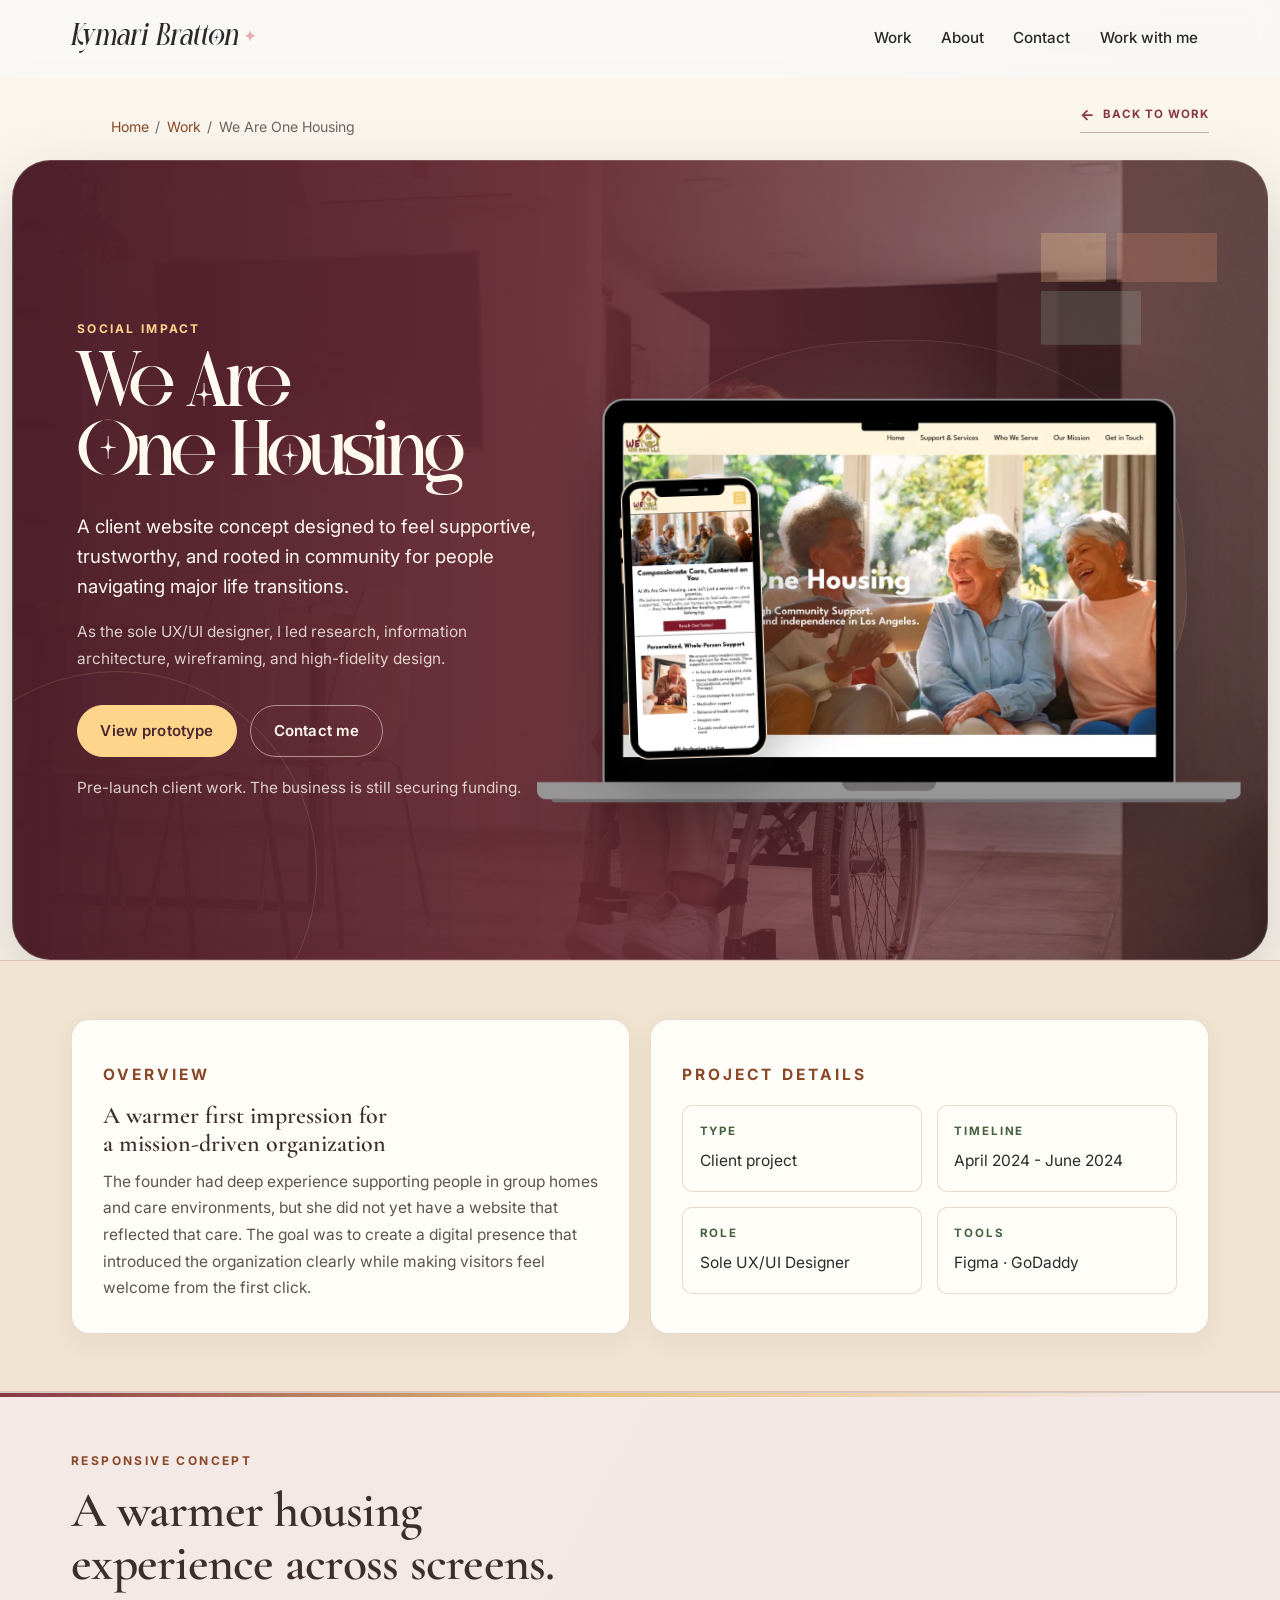
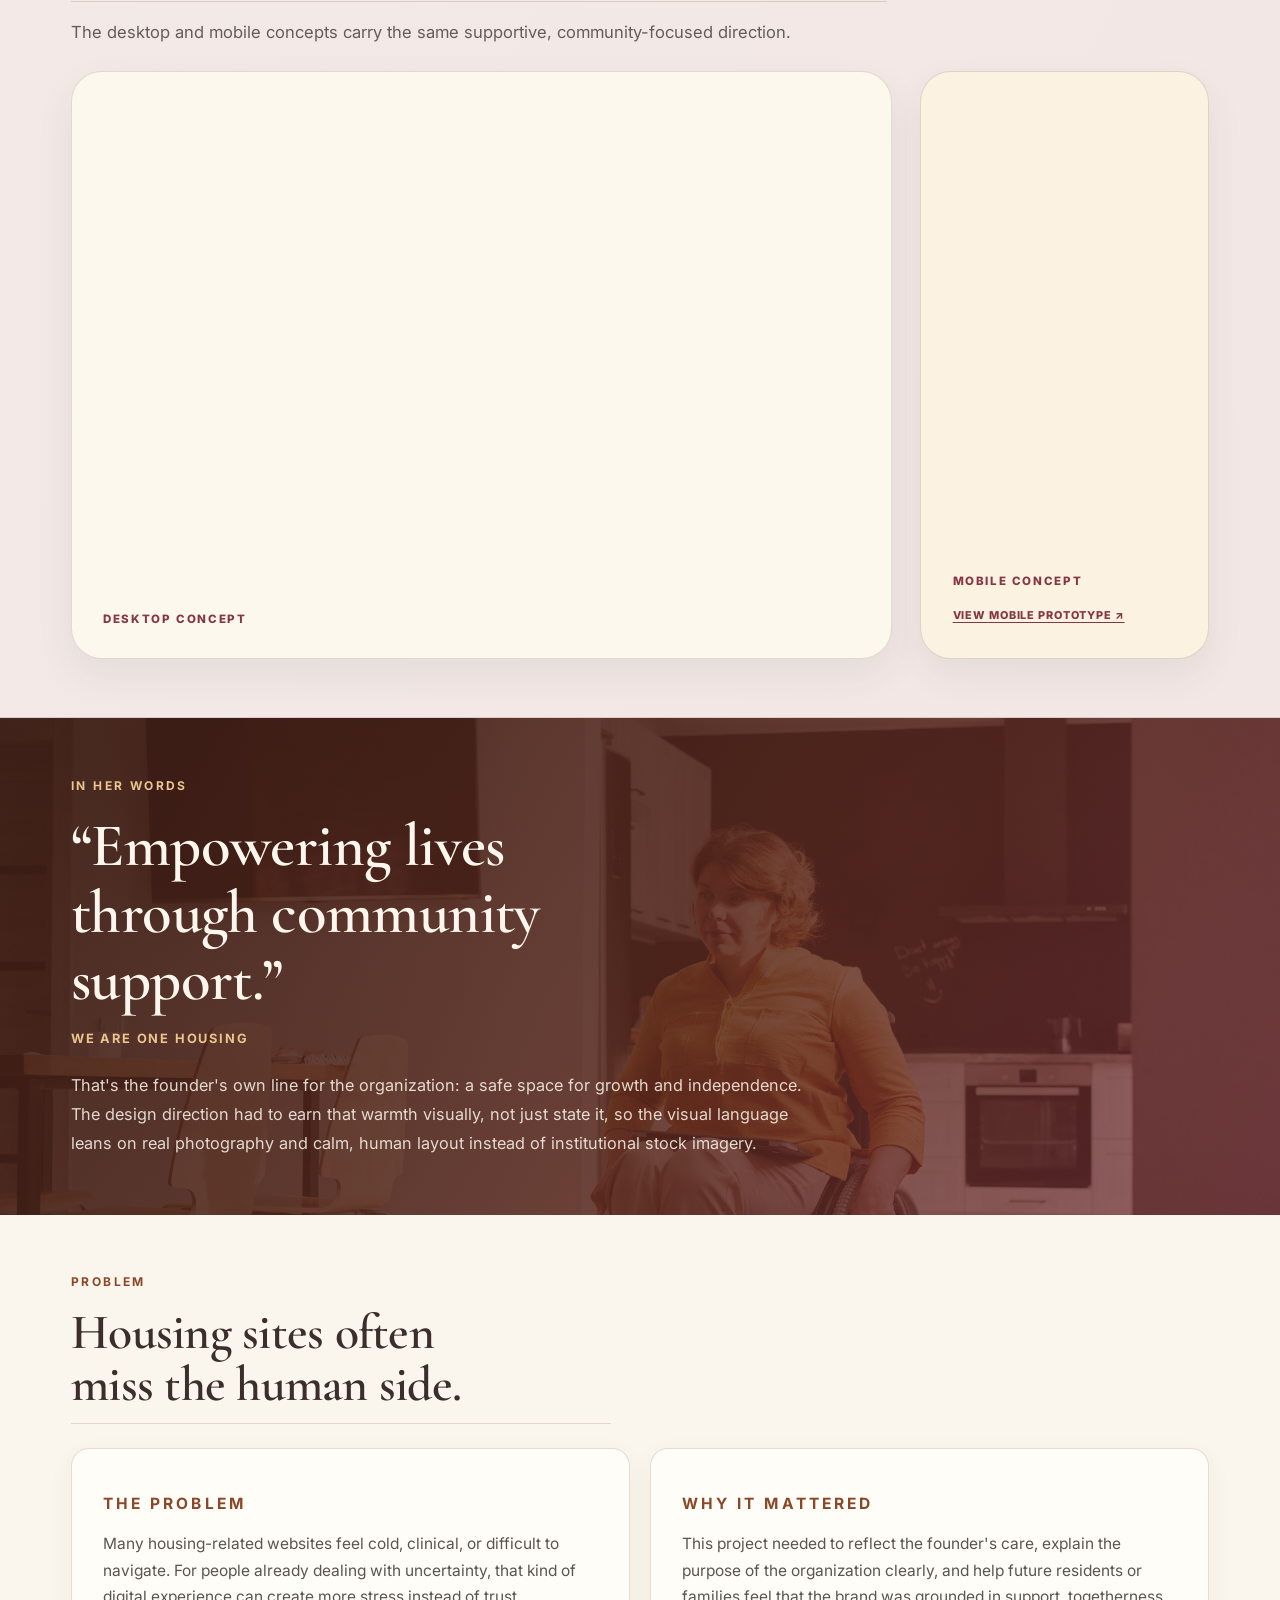
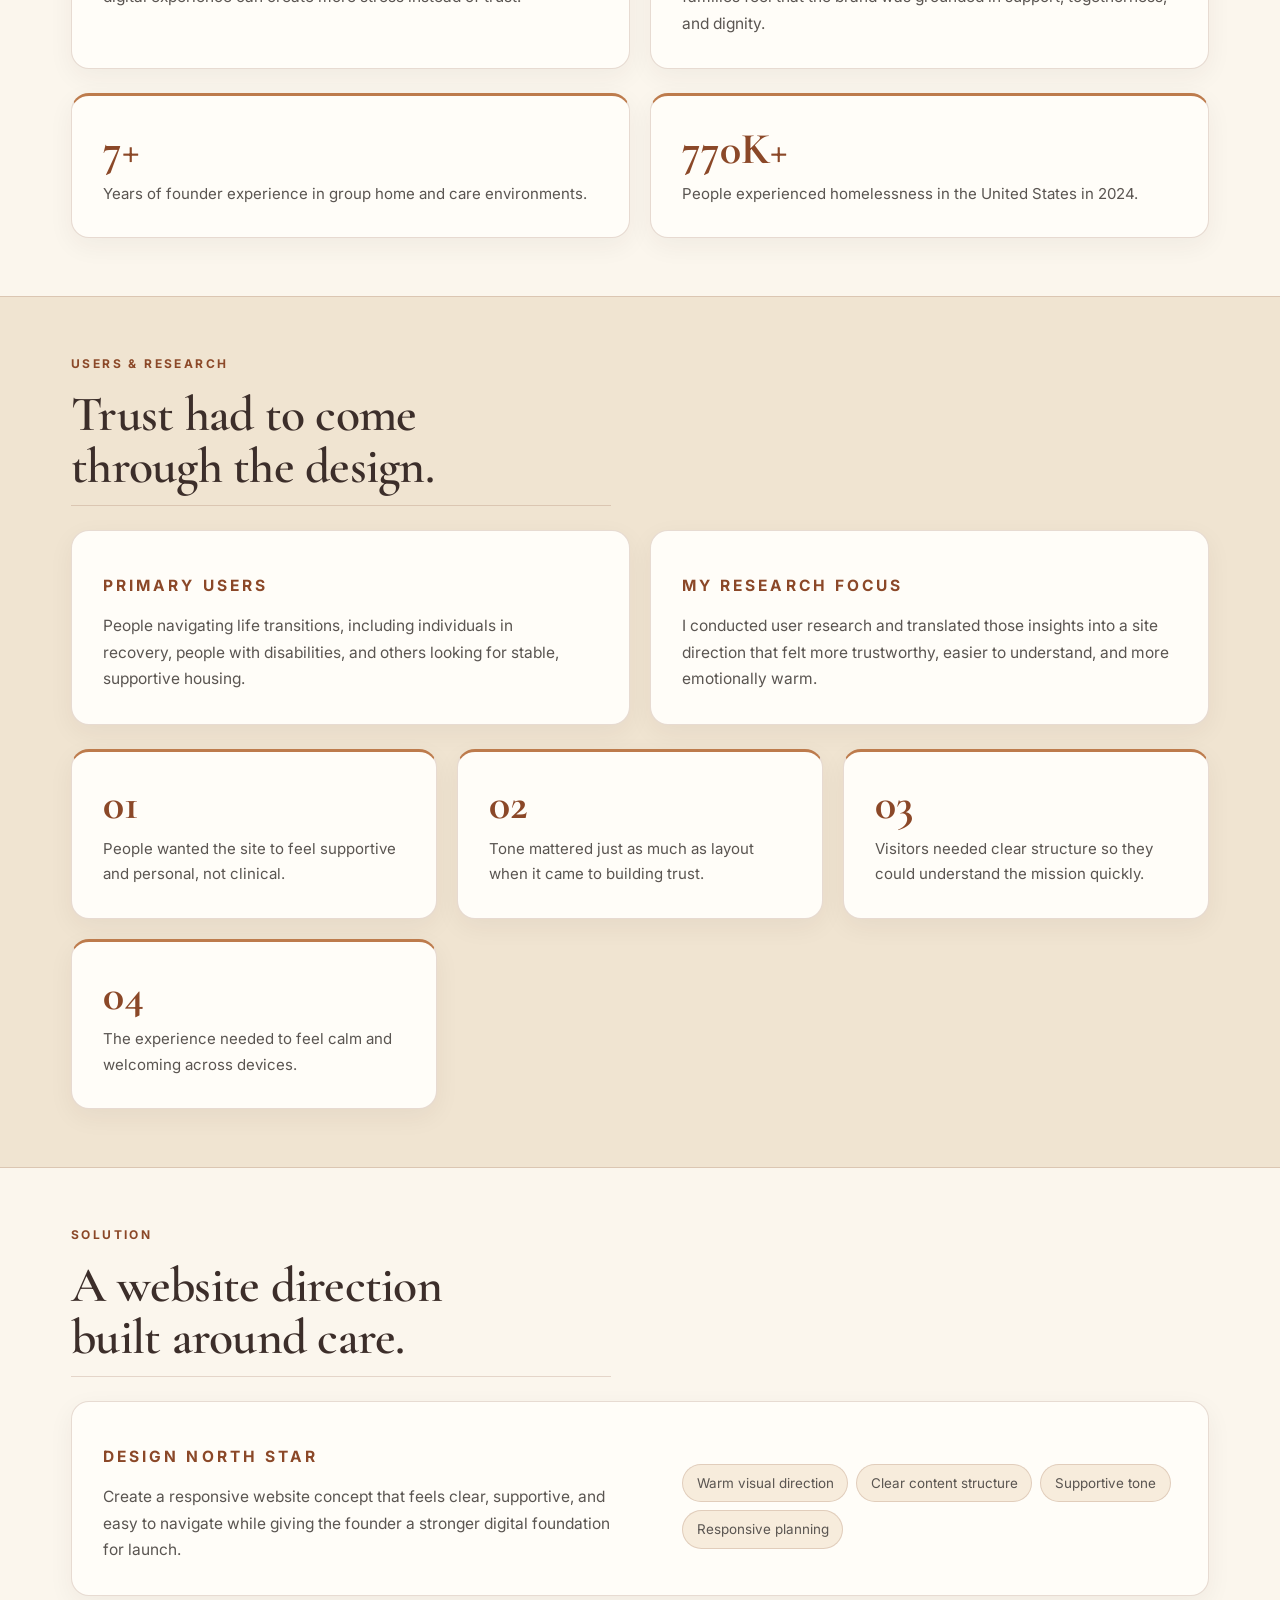
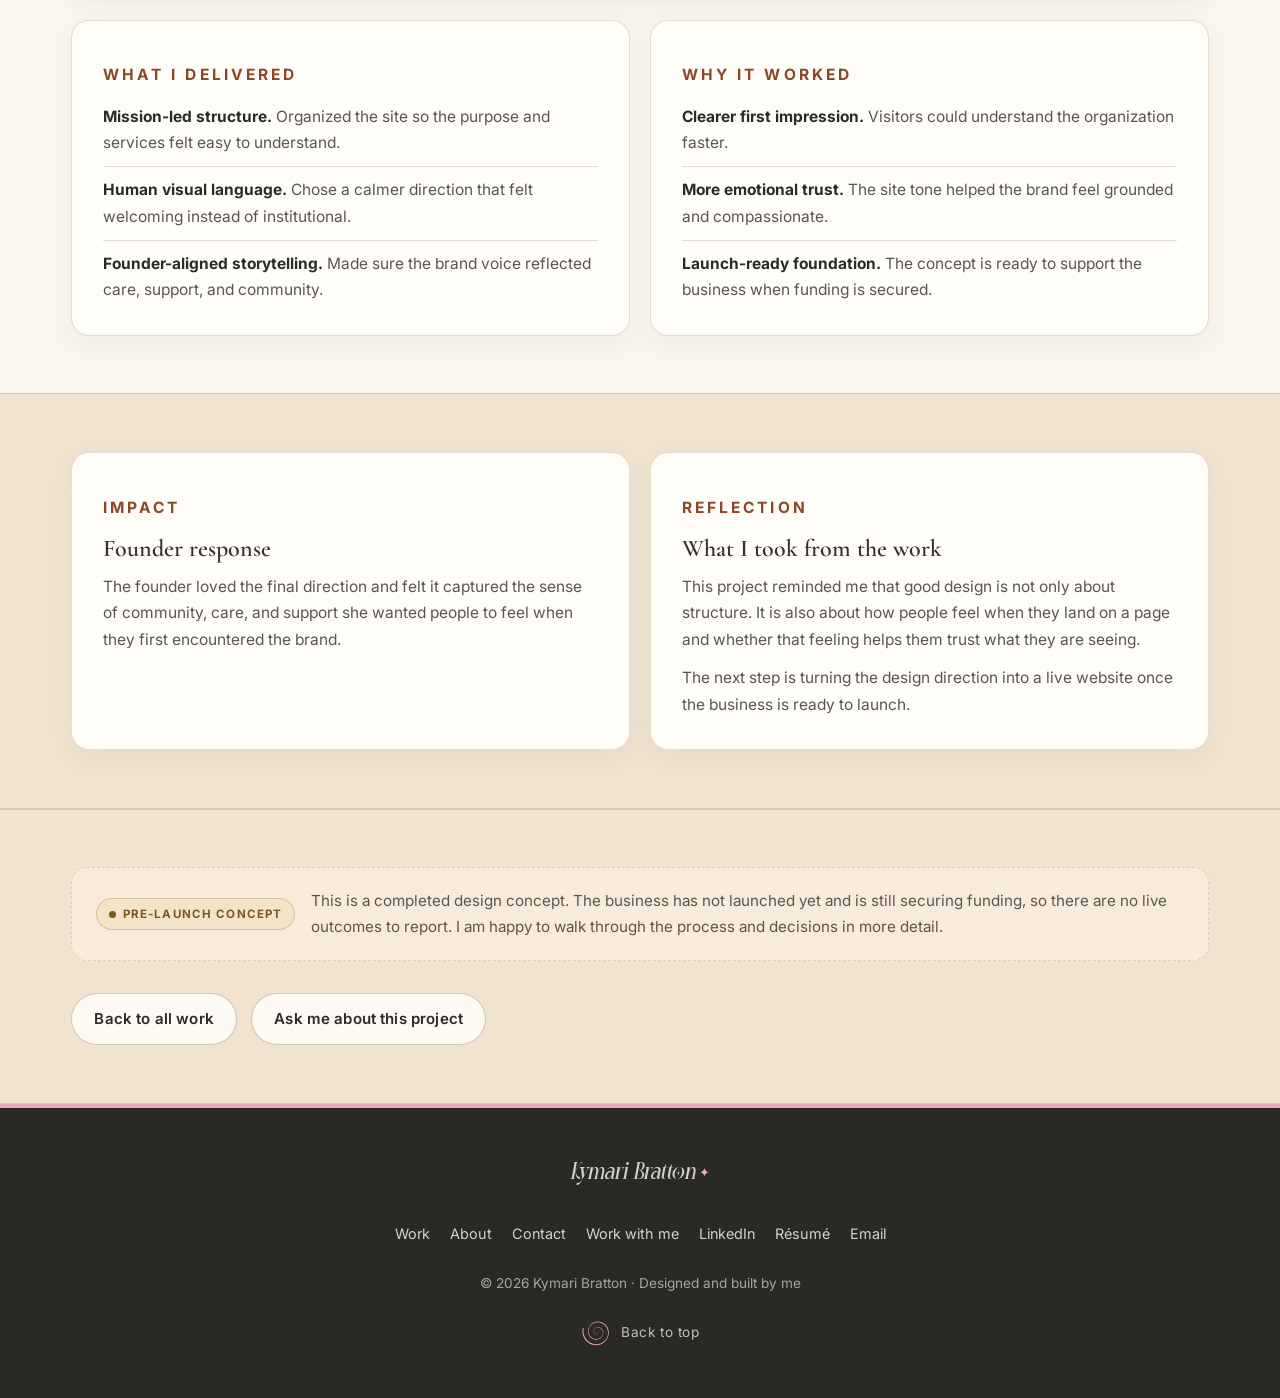
<file: case-study/we-are-one/index.html>
<!DOCTYPE html>

<html lang="en">
<head>
<meta charset="utf-8"/>
<meta content="width=device-width, initial-scale=1.0" name="viewport"/>
<title>We Are One Housing | Kymari Bratton</title>
<meta content="We Are One Housing is a social impact client project where Kymari Bratton designed a warm, trustworthy website direction for a supportive housing organization." name="description"/>
<meta content="We Are One Housing | Kymari Bratton" property="og:title"/>
<meta content="A social impact web design case study focused on trust, clarity, and a more human digital presence for supportive housing." property="og:description"/>
<meta content="article" property="og:type"/>
<meta content="https://kymaribratton.com/case-study/we-are-one/" property="og:url"/>
<meta content="#f1e5d2" name="theme-color"/>
<link href="https://fonts.googleapis.com" rel="preconnect"/>
<link crossorigin="" href="https://fonts.gstatic.com" rel="preconnect"/>
<link href="https://fonts.googleapis.com/css2?family=Cormorant+Garamond:wght@600;700&amp;family=Inter:wght@400;500;600;700&amp;display=swap" rel="stylesheet"/>
<script>document.documentElement.classList.add("js")</script>
<link href="/styles.css?v=20261113l" rel="stylesheet"/>
<link href="https://kymaribratton.com/case-study/we-are-one/" rel="canonical"/><link href="/assets/favicon.svg?v=2" rel="icon" type="image/svg+xml"/><meta content="Kymari Bratton" property="og:site_name"/></head>
<body><a class="skip-link" href="#main">Skip to content</a>
<header class="topbar" data-topbar="">
<div class="shell topbar-inner">
<a class="brand" href="/">Kymari Bratton <i class="sparkle">✦</i></a>
<nav aria-label="Primary" class="nav">
<a href="/#projects">Work</a>
<a href="/about/">About</a>
<a href="/contact/">Contact</a>
<a href="/work-with-me/">Work with me</a>
</nav>
</div>
</header>
<main class="case-world case-world--we-are-one case-study--immersive case-study--showcase" data-case="we-are-one" id="main">
<nav aria-label="Breadcrumb" class="shell case-breadcrumb-nav">
<ol class="breadcrumb">
<li><a href="/">Home</a></li><li aria-hidden="true">/</li>
<li><a href="/#projects">Work</a></li><li aria-hidden="true">/</li>
<li aria-current="page">We Are One Housing</li>
</ol>
<a class="case-back-link" href="/#projects"><span aria-hidden="true">←</span> Back to work</a>
</nav>
<section class="shell subpage-hero case-hero--world case-hero--immersive">
<div class="subpage-copy" data-reveal="">
<p class="eyebrow">Social impact</p>
<h1 class="subpage-title">We Are One Housing</h1>
<p class="subpage-lede">
            A client website concept designed to feel supportive, trustworthy, and rooted in
            community for people navigating major life transitions.
          </p>
<p class="subpage-note">
            As the sole UX/UI designer, I led research, information architecture, wireframing, and
            high-fidelity design.
          </p>
<div class="button-row">
<a class="button button--primary" href="https://www.figma.com/proto/3oCsiesyn42N1IE0m9QHi4/We-Are-One-LLC?node-id=28-900&amp;p=f&amp;t=uyRSBvOwHnLoDgnz-1&amp;scaling=scale-down&amp;content-scaling=fixed&amp;page-id=28%3A898&amp;starting-point-node-id=28%3A900" rel="noopener" target="_blank">View prototype</a>
<a class="button button--secondary" href="/contact/">Contact me</a>
</div>
<p class="subpage-note">Pre-launch client work. The business is still securing funding.</p>
</div>
<div class="subpage-visual" data-reveal="">
<figure class="subpage-frame subpage-frame--devices">
<div class="case-device-pair" data-device-pair="we-are-one">
<picture class="case-device case-device--primary"><source srcset="/assets/we-are-one-desktop.webp" type="image/webp"/><img alt="We Are One Housing concept homepage, with the mobile screens alongside" decoding="async" height="1000" src="/assets/we-are-one-desktop.png" width="1600"/></picture>
<picture class="case-device case-device--secondary"><source srcset="/assets/we-are-one-mobile.webp" type="image/webp"/><img alt="" decoding="async" height="800" src="/assets/we-are-one-mobile.png" width="650"/></picture>
</div>
</figure>
</div>
</section>
<section class="section section--tint">
<div class="shell grid-2">
<article class="panel" data-reveal="">
<p class="eyebrow">Overview</p>
<h2>A warmer first impression for a mission-driven organization</h2>
<p>
                The founder had deep experience supporting people in group homes and care
                environments, but she did not yet have a website that reflected that care. The
                goal was to create a digital presence that introduced the organization clearly
                while making visitors feel welcome from the first click.
              </p>
</article>
<article class="panel" data-reveal="">
<p class="eyebrow">Project details</p>
<div class="detail-grid">
<div class="detail-card">
<span>Type</span>
<p>Client project</p>
</div>
<div class="detail-card">
<span>Timeline</span>
<p>April 2024 - June 2024</p>
</div>
<div class="detail-card">
<span>Role</span>
<p>Sole UX/UI Designer</p>
</div>
<div class="detail-card">
<span>Tools</span>
<p>Figma · GoDaddy</p>
</div>
</div>
</article>
</div>
</section>
<section aria-labelledby="we-are-one-screens-title" class="section case-screen-showcase">
<div class="shell">
<div class="section-head case-screen-head" data-reveal="">
<p class="eyebrow">Responsive concept</p>
<h2 class="section-title" id="we-are-one-screens-title">A warmer housing experience across screens.</h2>
<p class="case-screen-intro">The desktop and mobile concepts carry the same supportive, community-focused direction.</p>
</div>
<div class="case-screen-grid">
<figure class="case-screen-card case-screen-card--primary" data-reveal="">
<div class="case-screen-media"><picture><source srcset="/assets/we-are-one-desktop.webp" type="image/webp"/><img alt="We Are One Housing desktop concept" decoding="async" height="1000" loading="lazy" src="/assets/we-are-one-desktop.png" width="1600"/></picture></div>
<figcaption>Desktop concept</figcaption>
</figure>
<figure class="case-screen-card case-screen-card--secondary case-screen-card--phone" data-reveal="">
<div class="case-screen-media"><picture><source srcset="/assets/we-are-one-mobile.webp" type="image/webp"/><img alt="We Are One Housing mobile concept" decoding="async" height="800" loading="lazy" src="/assets/we-are-one-mobile.png" width="650"/></picture></div>
<figcaption>Mobile concept <a href="https://www.figma.com/proto/3oCsiesyn42N1IE0m9QHi4/We-Are-One-LLC?node-id=20-1033&amp;t=O5lM0WWJfGdXxFAB-1&amp;scaling=scale-down&amp;content-scaling=fixed&amp;page-id=20%3A1031&amp;starting-point-node-id=20%3A1033" rel="noopener" target="_blank">View mobile prototype ↗</a></figcaption>
</figure>
</div>
</div>
</section>
<section class="section we-are-one-editorial" data-reveal="">
<div class="shell">
<p class="eyebrow" data-reveal="">In her words</p>
<blockquote class="we-are-one-editorial-quote" data-reveal="">
<p>&ldquo;Empowering lives through community support.&rdquo;</p>
<cite>We Are One Housing</cite>
</blockquote>
<p class="we-are-one-editorial-note" data-reveal="">
            That's the founder's own line for the organization: a safe space for growth and
            independence. The design direction had to earn that warmth visually, not just state it,
            so the visual language leans on real photography and calm, human layout instead of
            institutional stock imagery.
          </p>
</div>
</section>
<section class="section shell">
<div class="section-head" data-reveal="">
<p class="eyebrow">Problem</p>
<h2 class="section-title">Housing sites often miss the human side.</h2>
</div>
<div class="grid-2">
<article class="panel" data-reveal="">
<p class="eyebrow">The problem</p>
<p>
                Many housing-related websites feel cold, clinical, or difficult to navigate. For
                people already dealing with uncertainty, that kind of digital experience can create
                more stress instead of trust.
              </p>
</article>
<article class="panel" data-reveal="">
<p class="eyebrow">Why it mattered</p>
<p>
                This project needed to reflect the founder's care, explain the purpose of the
                organization clearly, and help future residents or families feel that the brand was
                grounded in support, togetherness, and dignity.
              </p>
</article>
</div>
<div class="grid-2">
<article class="panel stat" data-reveal="">
<strong>7+</strong>
<span>Years of founder experience in group home and care environments.</span>
</article>
<article class="panel stat" data-reveal="">
<strong>770K+</strong>
<span>People experienced homelessness in the United States in 2024.</span>
</article>
</div>
</section>
<section class="section section--tint">
<div class="shell">
<div class="section-head" data-reveal="">
<p class="eyebrow">Users &amp; research</p>
<h2 class="section-title">Trust had to come through the design.</h2>
</div>
<div class="grid-2">
<article class="panel" data-reveal="">
<p class="eyebrow">Primary users</p>
<p>
                  People navigating life transitions, including individuals in recovery, people
                  with disabilities, and others looking for stable, supportive housing.
                </p>
</article>
<article class="panel" data-reveal="">
<p class="eyebrow">My research focus</p>
<p>
                  I conducted user research and translated those insights into a site direction
                  that felt more trustworthy, easier to understand, and more emotionally warm.
                </p>
</article>
</div>
<div class="grid-2">
<article class="panel stat" data-reveal="">
<strong>01</strong>
<span>People wanted the site to feel supportive and personal, not clinical.</span>
</article>
<article class="panel stat" data-reveal="">
<strong>02</strong>
<span>Tone mattered just as much as layout when it came to building trust.</span>
</article>
<article class="panel stat" data-reveal="">
<strong>03</strong>
<span>Visitors needed clear structure so they could understand the mission quickly.</span>
</article>
<article class="panel stat" data-reveal="">
<strong>04</strong>
<span>The experience needed to feel calm and welcoming across devices.</span>
</article>
</div>
</div>
</section>
<section class="section shell">
<div class="section-head" data-reveal="">
<p class="eyebrow">Solution</p>
<h2 class="section-title">A website direction built around care.</h2>
</div>
<article class="panel callout" data-reveal="">
<div>
<p class="eyebrow">Design north star</p>
<p>
              Create a responsive website concept that feels clear, supportive, and easy to
              navigate while giving the founder a stronger digital foundation for launch.
            </p>
</div>
<ul aria-label="Design goals" class="pill-list" data-reveal data-reveal-sequence data-blur>
<li>Warm visual direction</li>
<li>Clear content structure</li>
<li>Supportive tone</li>
<li>Responsive planning</li>
</ul>
</article>
<div class="grid-2">
<article class="panel" data-reveal="">
<p class="eyebrow">What I delivered</p>
<ul class="detail-list">
<li><strong>Mission-led structure.</strong> Organized the site so the purpose and services felt easy to understand.</li>
<li><strong>Human visual language.</strong> Chose a calmer direction that felt welcoming instead of institutional.</li>
<li><strong>Founder-aligned storytelling.</strong> Made sure the brand voice reflected care, support, and community.</li>
</ul>
</article>
<article class="panel" data-reveal="">
<p class="eyebrow">Why it worked</p>
<ul class="detail-list">
<li><strong>Clearer first impression.</strong> Visitors could understand the organization faster.</li>
<li><strong>More emotional trust.</strong> The site tone helped the brand feel grounded and compassionate.</li>
<li><strong>Launch-ready foundation.</strong> The concept is ready to support the business when funding is secured.</li>
</ul>
</article>
</div>
</section>
<section class="section section--tint">
<div class="shell grid-2">
<article class="panel" data-reveal="">
<p class="eyebrow">Impact</p>
<h3>Founder response</h3>
<p>
                The founder loved the final direction and felt it captured the sense of community,
                care, and support she wanted people to feel when they first encountered the brand.
              </p>
</article>
<article class="panel" data-reveal="">
<p class="eyebrow">Reflection</p>
<h3>What I took from the work</h3>
<p>
                This project reminded me that good design is not only about structure. It is also
                about how people feel when they land on a page and whether that feeling helps them
                trust what they are seeing.
              </p>
<p>
                The next step is turning the design direction into a live website once the business
                is ready to launch.
              </p>
</article>
</div>
</section>
<section class="section section--tint">
<div class="shell">
<div class="progress-note" data-reveal="">
<span class="status status--ongoing">Pre-launch concept</span>
<p>
            This is a completed design concept. The business has not launched yet and is still
            securing funding, so there are no live outcomes to report. I am happy to walk through
            the process and decisions in more detail.
          </p>
</div>
<div class="button-row" data-reveal="">
<a class="button button--secondary" href="/#projects">Back to all work</a>
<a class="button button--secondary" href="/contact/">Ask me about this project</a>
</div>
</div>
</section>
</main>
<nav class="tabbar" aria-label="Mobile"><a class="tabbar-link" href="/" data-tab="home"><span class="tabbar-icon"><svg viewBox="0 0 24 24" width="20" height="20" fill="none" stroke="currentColor" stroke-width="1.8" stroke-linecap="round" stroke-linejoin="round" aria-hidden="true" focusable="false"><path d="M15 21v-8a1 1 0 0 0-1-1h-4a1 1 0 0 0-1 1v8"/><path d="M3 10a2 2 0 0 1 .709-1.528l7-5.999a2 2 0 0 1 2.582 0l7 5.999A2 2 0 0 1 21 10v9a2 2 0 0 1-2 2H5a2 2 0 0 1-2-2z"/></svg></span><span>Home</span></a><a class="tabbar-link" href="/#projects" data-tab="work" aria-current="page"><span class="tabbar-icon"><svg viewBox="0 0 24 24" width="20" height="20" fill="none" stroke="currentColor" stroke-width="1.8" stroke-linecap="round" stroke-linejoin="round" aria-hidden="true" focusable="false"><path d="M16 20V4a2 2 0 0 0-2-2h-4a2 2 0 0 0-2 2v16"/><rect width="20" height="14" x="2" y="6" rx="2"/></svg></span><span>Work</span></a><a class="tabbar-link" href="/about/" data-tab="about"><span class="tabbar-icon"><svg viewBox="0 0 24 24" width="20" height="20" fill="none" stroke="currentColor" stroke-width="1.8" stroke-linecap="round" stroke-linejoin="round" aria-hidden="true" focusable="false"><path d="M19 21v-2a4 4 0 0 0-4-4H9a4 4 0 0 0-4 4v2"/><circle cx="12" cy="7" r="4"/></svg></span><span>About</span></a><a class="tabbar-link" href="/contact/" data-tab="contact"><span class="tabbar-icon"><svg viewBox="0 0 24 24" width="20" height="20" fill="none" stroke="currentColor" stroke-width="1.8" stroke-linecap="round" stroke-linejoin="round" aria-hidden="true" focusable="false"><rect width="20" height="16" x="2" y="4" rx="2"/><path d="m22 7-8.97 5.7a1.94 1.94 0 0 1-2.06 0L2 7"/></svg></span><span>Contact</span></a></nav>
<footer class="footer footer--dark">
<div class="shell footer-inner">
<a class="footer-brand" href="/">Kymari Bratton <i class="sparkle">✦</i></a>
<ul class="footer-links">
<li><a href="/#projects">Work</a></li>
<li><a href="/about/">About</a></li>
<li><a href="/contact/">Contact</a></li>
<li><a href="/work-with-me/">Work with me</a></li>
<li><a href="https://www.linkedin.com/in/kymaribratton/" rel="noopener" target="_blank">LinkedIn</a></li>
          <li><a href="/assets/kymari-bratton-resume.pdf" target="_blank" rel="noopener">R&eacute;sum&eacute;</a></li>
<li><a href="mailto:kymaribratton@gmail.com">Email</a></li>
</ul>
<p class="footer-fine">© <span data-year="">2026</span> Kymari Bratton · Designed and built by me</p>
        <a class="footer-top" href="#" data-back-to-top><svg class="spiral" viewBox="-48 -48 96 96" width="28" height="28" aria-hidden="true" focusable="false"><path d="M1.0,0.2 L1.1,0.2 L1.1,0.3 L1.2,0.3 L1.3,0.4 L1.4,0.4 L1.5,0.5 L1.5,0.6 L1.6,0.7 L1.7,0.8 L1.7,0.9 L1.8,1.0 L1.8,1.1 L1.9,1.3 L1.9,1.4 L1.9,1.5 L2.0,1.7 L2.0,1.8 L2.0,1.9 L2.0,2.1 L2.0,2.3 L1.9,2.4 L1.9,2.6 L1.9,2.7 L1.8,2.9 L1.7,3.0 L1.7,3.2 L1.6,3.4 L1.5,3.5 L1.4,3.7 L1.2,3.8 L1.1,4.0 L1.0,4.1 L0.8,4.2 L0.7,4.3 L0.5,4.5 L0.3,4.6 L0.1,4.7 L-0.0,4.8 L-0.2,4.9 L-0.4,5.0 L-0.6,5.0 L-0.8,5.1 L-1.0,5.2 L-1.3,5.2 L-1.5,5.3 L-1.8,5.3 L-2.0,5.3 L-2.3,5.3 L-2.5,5.3 L-2.8,5.3 L-3.1,5.2 L-3.3,5.2 L-3.6,5.1 L-3.9,5.0 L-4.1,5.0 L-4.4,4.9 L-4.6,4.8 L-4.9,4.6 L-5.2,4.5 L-5.4,4.3 L-5.7,4.2 L-5.9,4.0 L-6.2,3.8 L-6.4,3.6 L-6.7,3.4 L-6.9,3.1 L-7.1,2.9 L-7.3,2.6 L-7.5,2.4 L-7.7,2.1 L-7.9,1.8 L-8.0,1.5 L-8.2,1.2 L-8.4,0.9 L-8.5,0.5 L-8.6,0.2 L-8.7,-0.1 L-8.8,-0.4 L-8.9,-0.8 L-8.9,-1.2 L-9.0,-1.6 L-9.0,-2.0 L-9.0,-2.4 L-9.0,-2.7 L-9.0,-3.2 L-9.0,-3.6 L-8.9,-4.0 L-8.9,-4.4 L-8.8,-4.8 L-8.7,-5.2 L-8.5,-5.6 L-8.4,-6.0 L-8.2,-6.4 L-8.0,-6.8 L-7.8,-7.2 L-7.6,-7.6 L-7.4,-8.0 L-7.1,-8.4 L-6.8,-8.7 L-6.5,-9.1 L-6.2,-9.4 L-5.9,-9.8 L-5.5,-10.1 L-5.1,-10.4 L-4.7,-10.7 L-4.3,-10.9 L-3.9,-11.2 L-3.5,-11.4 L-3.0,-11.7 L-2.5,-11.9 L-2.1,-12.1 L-1.6,-12.2 L-1.1,-12.4 L-0.6,-12.5 L-0.1,-12.6 L0.4,-12.7 L0.9,-12.8 L1.4,-12.8 L2.0,-12.8 L2.5,-12.8 L3.0,-12.8 L3.6,-12.8 L4.1,-12.7 L4.7,-12.6 L5.2,-12.5 L5.8,-12.4 L6.3,-12.2 L6.9,-12.0 L7.4,-11.8 L8.0,-11.6 L8.5,-11.3 L9.0,-11.0 L9.5,-10.7 L10.0,-10.4 L10.5,-10.0 L11.0,-9.7 L11.4,-9.3 L11.9,-8.8 L12.3,-8.4 L12.7,-8.0 L13.1,-7.5 L13.5,-7.0 L13.9,-6.5 L14.2,-5.9 L14.6,-5.4 L14.9,-4.8 L15.2,-4.2 L15.4,-3.6 L15.7,-3.0 L15.9,-2.4 L16.1,-1.7 L16.2,-1.1 L16.4,-0.4 L16.5,0.1 L16.6,0.8 L16.6,1.5 L16.7,2.2 L16.7,2.9 L16.6,3.6 L16.6,4.3 L16.5,5.0 L16.4,5.7 L16.2,6.4 L16.1,7.1 L15.9,7.8 L15.6,8.5 L15.4,9.2 L15.1,9.9 L14.7,10.6 L14.4,11.2 L14.0,11.9 L13.6,12.5 L13.1,13.2 L12.7,13.8 L12.2,14.4 L11.7,14.9 L11.1,15.5 L10.5,16.0 L9.9,16.5 L9.3,17.0 L8.6,17.4 L7.9,17.8 L7.2,18.2 L6.5,18.6 L5.7,18.9 L5.0,19.2 L4.2,19.5 L3.4,19.8 L2.6,20.0 L1.8,20.2 L1.0,20.3 L0.1,20.4 L-0.6,20.5 L-1.5,20.5 L-2.3,20.5 L-3.2,20.5 L-4.0,20.5 L-4.9,20.4 L-5.7,20.2 L-6.6,20.1 L-7.4,19.9 L-8.3,19.6 L-9.1,19.4 L-9.9,19.0 L-10.8,18.7 L-11.6,18.3 L-12.4,17.9 L-13.1,17.5 L-13.9,17.0 L-14.6,16.5 L-15.4,15.9 L-16.1,15.4 L-16.8,14.7 L-17.4,14.1 L-18.1,13.4 L-18.7,12.7 L-19.3,12.0 L-19.9,11.3 L-20.4,10.5 L-20.9,9.7 L-21.4,8.9 L-21.8,8.0 L-22.2,7.2 L-22.6,6.3 L-22.9,5.4 L-23.3,4.5 L-23.5,3.5 L-23.8,2.6 L-24.0,1.6 L-24.1,0.6 L-24.2,-0.3 L-24.3,-1.3 L-24.3,-2.3 L-24.3,-3.3 L-24.3,-4.3 L-24.2,-5.3 L-24.1,-6.3 L-23.9,-7.3 L-23.7,-8.3 L-23.4,-9.3 L-23.1,-10.3 L-22.8,-11.3 L-22.4,-12.3 L-22.0,-13.3 L-21.5,-14.2 L-21.0,-15.2 L-20.5,-16.1 L-19.9,-17.0 L-19.3,-17.9 L-18.6,-18.7 L-17.9,-19.6 L-17.2,-20.4 L-16.4,-21.1 L-15.6,-21.9 L-14.8,-22.6 L-13.9,-23.3 L-12.9,-23.9 L-12.0,-24.5 L-11.0,-25.0 L-10.0,-25.5 L-9.0,-26.0 L-7.9,-26.4 L-6.9,-26.8 L-5.8,-27.1 L-4.7,-27.4 L-3.6,-27.7 L-2.4,-27.9 L-1.3,-28.0 L-0.1,-28.2 L0.9,-28.2 L2.1,-28.2 L3.3,-28.2 L4.4,-28.1 L5.6,-28.0 L6.7,-27.9 L7.9,-27.6 L9.1,-27.4 L10.2,-27.1 L11.3,-26.7 L12.5,-26.3 L13.6,-25.8 L14.6,-25.3 L15.7,-24.8 L16.8,-24.2 L17.8,-23.6 L18.8,-22.9 L19.8,-22.2 L20.8,-21.4 L21.7,-20.6 L22.6,-19.8 L23.4,-18.9 L24.3,-18.0 L25.1,-17.0 L25.8,-16.0 L26.6,-15.0 L27.2,-14.0 L27.9,-12.9 L28.5,-11.8 L29.0,-10.6 L29.5,-9.5 L30.0,-8.3 L30.4,-7.1 L30.8,-5.8 L31.1,-4.6 L31.4,-3.3 L31.6,-2.1 L31.8,-0.8 L31.9,0.4 L32.0,1.8 L32.0,3.1 L32.0,4.4 L31.9,5.7 L31.7,7.0 L31.5,8.4 L31.3,9.7 L31.0,11.0 L30.6,12.3 L30.2,13.6 L29.7,14.8 L29.2,16.1 L28.6,17.3 L28.0,18.6 L27.3,19.8 L26.6,20.9 L25.8,22.1 L24.9,23.2 L24.1,24.3 L23.1,25.4 L22.2,26.4 L21.1,27.4 L20.1,28.3 L19.0,29.2 L17.8,30.0 L16.6,30.8 L15.3,31.5 L14.1,32.2 L12.8,32.8 L11.4,33.4 L10.1,33.9 L8.7,34.3 L7.3,34.7 L5.9,35.1 L4.5,35.4 L3.0,35.6 L1.6,35.8 L0.1,35.9 L-1.3,35.9 L-2.8,35.9 L-4.2,35.9 L-5.7,35.7 L-7.2,35.5 L-8.7,35.3 L-10.1,35.0 L-11.6,34.6 L-13.0,34.2 L-14.4,33.7 L-15.8,33.2 L-17.2,32.6 L-18.6,31.9 L-19.9,31.2 L-21.2,30.4 L-22.5,29.6 L-23.7,28.7 L-25.0,27.8 L-26.1,26.8 L-27.3,25.8 L-28.4,24.7 L-29.4,23.6 L-30.5,22.4 L-31.4,21.2 L-32.4,20.0 L-33.2,18.7 L-34.1,17.4 L-34.8,16.0 L-35.6,14.6 L-36.2,13.2 L-36.8,11.7 L-37.4,10.2 L-37.9,8.7 L-38.3,7.2 L-38.7,5.6 L-39.0,4.0 L-39.3,2.5 L-39.4,0.8 L-39.6,-0.7 L-39.6,-2.3 L-39.6,-3.9 L-39.5,-5.6 L-39.4,-7.2 L-39.2,-8.8 L-38.9,-10.4 L-38.6,-12.1 L-38.2,-13.7 L-37.7,-15.3 L-37.2,-16.8 L-36.5,-18.4 L-35.9,-19.9 L-35.1,-21.5 L-34.3,-22.9 L-33.5,-24.4 L-35.6,-25.8 L-36.6,-24.2 L-37.5,-22.7 L-38.3,-21.1 L-39.1,-19.5 L-39.7,-17.8 L-40.4,-16.2 L-40.9,-14.5 L-41.4,-12.8 L-41.8,-11.0 L-42.1,-9.3 L-42.4,-7.5 L-42.6,-5.8 L-42.7,-4.0 L-42.8,-2.3 L-42.7,-0.5 L-42.6,1.1 L-42.4,2.9 L-42.2,4.6 L-41.9,6.3 L-41.5,8.0 L-41.0,9.6 L-40.5,11.3 L-39.9,12.9 L-39.3,14.5 L-38.5,16.0 L-37.8,17.6 L-36.9,19.0 L-36.0,20.5 L-35.0,21.9 L-34.0,23.2 L-33.0,24.5 L-31.8,25.8 L-30.7,27.0 L-29.5,28.2 L-28.2,29.3 L-26.9,30.3 L-25.6,31.3 L-24.2,32.2 L-22.8,33.1 L-21.4,33.9 L-19.9,34.6 L-18.4,35.3 L-16.9,35.9 L-15.4,36.5 L-13.8,36.9 L-12.3,37.4 L-10.7,37.7 L-9.1,38.0 L-7.5,38.2 L-5.9,38.4 L-4.4,38.4 L-2.8,38.5 L-1.2,38.4 L0.3,38.3 L1.8,38.1 L3.4,37.9 L4.9,37.6 L6.4,37.2 L7.9,36.8 L9.4,36.3 L10.8,35.8 L12.2,35.2 L13.6,34.5 L14.9,33.8 L16.2,33.0 L17.5,32.2 L18.7,31.4 L19.9,30.5 L21.1,29.5 L22.2,28.6 L23.3,27.6 L24.4,26.6 L25.4,25.5 L26.4,24.4 L27.3,23.2 L28.1,22.0 L29.0,20.8 L29.7,19.6 L30.4,18.3 L31.1,17.0 L31.7,15.6 L32.2,14.3 L32.7,12.9 L33.1,11.6 L33.5,10.2 L33.8,8.8 L34.0,7.4 L34.2,6.0 L34.3,4.5 L34.4,3.1 L34.4,1.7 L34.3,0.3 L34.2,-1.0 L34.1,-2.4 L33.8,-3.8 L33.6,-5.2 L33.2,-6.5 L32.8,-7.8 L32.4,-9.1 L31.9,-10.4 L31.3,-11.7 L30.7,-12.9 L30.1,-14.1 L29.4,-15.3 L28.6,-16.4 L27.9,-17.5 L27.0,-18.6 L26.1,-19.6 L25.2,-20.6 L24.3,-21.5 L23.3,-22.4 L22.3,-23.3 L21.2,-24.1 L20.2,-24.9 L19.1,-25.6 L17.9,-26.2 L16.8,-26.8 L15.6,-27.4 L14.4,-27.9 L13.2,-28.4 L12.0,-28.8 L10.8,-29.1 L9.5,-29.4 L8.3,-29.7 L7.1,-29.9 L5.8,-30.0 L4.6,-30.1 L3.3,-30.2 L2.1,-30.2 L0.8,-30.1 L-0.3,-30.0 L-1.5,-29.8 L-2.7,-29.6 L-3.9,-29.3 L-5.1,-29.0 L-6.3,-28.7 L-7.4,-28.3 L-8.5,-27.8 L-9.6,-27.3 L-10.6,-26.8 L-11.7,-26.2 L-12.7,-25.6 L-13.7,-25.0 L-14.6,-24.3 L-15.5,-23.5 L-16.4,-22.8 L-17.3,-22.0 L-18.1,-21.2 L-18.9,-20.4 L-19.7,-19.6 L-20.4,-18.7 L-21.1,-17.8 L-21.7,-16.8 L-22.3,-15.9 L-22.9,-14.9 L-23.4,-13.9 L-23.8,-12.9 L-24.3,-11.9 L-24.7,-10.8 L-25.0,-9.8 L-25.3,-8.7 L-25.5,-7.7 L-25.7,-6.6 L-25.9,-5.5 L-26.0,-4.4 L-26.1,-3.3 L-26.1,-2.3 L-26.1,-1.2 L-26.0,-0.1 L-25.9,0.9 L-25.7,1.9 L-25.5,3.0 L-25.3,4.0 L-25.0,5.0 L-24.7,6.0 L-24.3,7.0 L-23.9,7.9 L-23.5,8.9 L-23.0,9.8 L-22.5,10.7 L-21.9,11.5 L-21.3,12.3 L-20.7,13.2 L-20.1,13.9 L-19.4,14.7 L-18.7,15.4 L-18.0,16.1 L-17.2,16.7 L-16.4,17.3 L-15.6,17.9 L-14.8,18.4 L-14.0,18.9 L-13.1,19.4 L-12.3,19.8 L-11.4,20.2 L-10.5,20.6 L-9.6,20.9 L-8.7,21.1 L-7.8,21.4 L-6.9,21.6 L-6.0,21.7 L-5.0,21.8 L-4.1,21.9 L-3.2,21.9 L-2.3,21.9 L-1.4,21.9 L-0.5,21.8 L0.3,21.7 L1.2,21.5 L2.1,21.3 L2.9,21.1 L3.7,20.9 L4.6,20.6 L5.4,20.3 L6.2,19.9 L6.9,19.5 L7.7,19.1 L8.4,18.7 L9.1,18.2 L9.8,17.7 L10.4,17.2 L11.1,16.6 L11.7,16.1 L12.3,15.5 L12.8,14.9 L13.4,14.3 L13.9,13.7 L14.4,13.1 L14.8,12.4 L15.2,11.7 L15.6,11.0 L16.0,10.3 L16.3,9.6 L16.6,8.9 L16.9,8.2 L17.1,7.4 L17.3,6.7 L17.5,5.9 L17.6,5.2 L17.7,4.4 L17.8,3.7 L17.8,2.9 L17.9,2.2 L17.8,1.4 L17.8,0.7 L17.7,0.0 L17.6,-0.7 L17.4,-1.4 L17.3,-2.1 L17.1,-2.8 L16.8,-3.4 L16.6,-4.1 L16.3,-4.7 L16.0,-5.4 L15.6,-6.0 L15.3,-6.6 L14.9,-7.2 L14.5,-7.7 L14.1,-8.2 L13.6,-8.8 L13.2,-9.3 L12.7,-9.7 L12.2,-10.2 L11.7,-10.6 L11.2,-11.0 L10.7,-11.3 L10.1,-11.7 L9.6,-12.0 L9.0,-12.3 L8.4,-12.6 L7.8,-12.8 L7.2,-13.0 L6.7,-13.2 L6.1,-13.4 L5.5,-13.5 L4.9,-13.6 L4.3,-13.7 L3.7,-13.7 L3.1,-13.8 L2.5,-13.8 L1.9,-13.8 L1.3,-13.7 L0.8,-13.6 L0.2,-13.6 L-0.2,-13.4 L-0.8,-13.3 L-1.3,-13.1 L-1.8,-13.0 L-2.3,-12.8 L-2.8,-12.5 L-3.3,-12.3 L-3.8,-12.0 L-4.2,-11.8 L-4.7,-11.5 L-5.1,-11.2 L-5.5,-10.9 L-5.9,-10.5 L-6.2,-10.2 L-6.6,-9.8 L-6.9,-9.4 L-7.2,-9.1 L-7.5,-8.7 L-7.8,-8.3 L-8.1,-7.9 L-8.3,-7.5 L-8.6,-7.1 L-8.8,-6.7 L-9.0,-6.2 L-9.1,-5.8 L-9.3,-5.4 L-9.4,-4.9 L-9.5,-4.5 L-9.6,-4.1 L-9.7,-3.6 L-9.7,-3.2 L-9.7,-2.8 L-9.8,-2.3 L-9.7,-1.9 L-9.7,-1.5 L-9.7,-1.1 L-9.6,-0.7 L-9.5,-0.3 L-9.4,0.0 L-9.3,0.4 L-9.2,0.8 L-9.0,1.2 L-8.9,1.5 L-8.7,1.8 L-8.5,2.2 L-8.3,2.5 L-8.1,2.8 L-7.9,3.1 L-7.7,3.4 L-7.4,3.7 L-7.2,3.9 L-6.9,4.1 L-6.6,4.4 L-6.4,4.6 L-6.1,4.8 L-5.8,4.9 L-5.5,5.1 L-5.2,5.3 L-4.9,5.4 L-4.6,5.5 L-4.3,5.6 L-4.0,5.7 L-3.7,5.8 L-3.4,5.8 L-3.1,5.9 L-2.8,5.9 L-2.6,5.9 L-2.3,5.9 L-2.0,5.9 L-1.7,5.9 L-1.4,5.8 L-1.2,5.8 L-0.9,5.7 L-0.7,5.6 L-0.4,5.5 L-0.2,5.4 L-0.0,5.3 L0.2,5.2 L0.4,5.1 L0.6,5.0 L0.8,4.8 L0.9,4.7 L1.1,4.5 L1.3,4.4 L1.4,4.2 L1.5,4.1 L1.7,3.9 L1.8,3.7 L1.9,3.5 L2.0,3.4 L2.0,3.2 L2.1,3.0 L2.2,2.8 L2.2,2.6 L2.3,2.5 L2.3,2.3 L2.3,2.1 L2.3,2.0 L2.3,1.8 L2.3,1.6 L2.3,1.5 L2.3,1.3 L2.3,1.1 L2.2,1.0 L2.2,0.9 L2.1,0.7 L2.0,0.6 L2.0,0.5 L1.9,0.3 L1.8,0.2 L1.7,0.1 L1.6,0.0 L1.5,-0.0 L1.4,-0.0 L1.3,-0.1 L1.1,-0.2 Z" fill="currentColor" transform="rotate(-20)"/></svg><span>Back to top</span></a>
</div>
</footer>
<script defer="" src="/script.js?v=20261113l"></script>
</body>
</html>
</file>
<file: styles.css>
/* ==========================================================================
   Kymari Bratton portfolio styles
   Organised as: fonts → tokens → base → layout → components → responsive
   Edit design tokens in :root to restyle the whole site from one place.
   ========================================================================== */

/* ---------- 1. Fonts ------------------------------------------------------ */

@font-face {
  font-family: "Solarie Halsy";
  src: url("/assets/solarie-halsy-regular.woff2") format("woff2");
  font-style: normal;
  font-weight: 400;
  font-display: swap;
}

@font-face {
  font-family: "Solarie Halsy";
  src: url("/assets/solarie-halsy-italic.woff2") format("woff2");
  font-style: italic;
  font-weight: 400;
  font-display: swap;
}

/* ---------- 2. Design tokens --------------------------------------------- */

:root {
  /* Brand colours. Sage, blush and cream are SURFACE colours. They do not
     have enough contrast to sit behind small text, so text uses the
     -deep variants below. */
  --sage: #a9c6a5;
  --sage-band: #a9c6a5;
  --blush: #e8aeb7;
  --blush-soft: #f3ccd3;
  --blush-band: #f7dde1;
  --cream: #f8f6f2;
  --charcoal: #2b2926;

  /* Accessible text colours derived from the brand palette.
     Ratios measured against --cream. */
  --ink: #2a2a2a;         /* 13.3:1  headings + body  */
  --muted: #5a5551;       /* 6.8:1   secondary copy   */
  --soft: #6b6560;        /* 5.3:1   tertiary         */
  --sage-deep: #446141;   /* 6.4:1   eyebrows, labels */
  --rose-deep: #8e4356;   /* 6.3:1   accent numerals  */
  --gold-deep: #8a6414;

  /* Surfaces */
  --surface: #fffdfa;
  --surface-veil: rgba(255, 253, 249, 0.86);
  --surface-tint: rgba(255, 255, 255, 0.42);
  --sage-wash: rgba(169, 198, 165, 0.16);
  --blush-wash: rgba(232, 174, 183, 0.16);

  /* Lines + shadow */
  --line: rgba(146, 128, 114, 0.26);
  --line-strong: rgba(146, 128, 114, 0.42);
  /* Depth is reserved for media and feature panels. Ordinary cards are held
     by their border, so the page reads as editorial panels, not a dashboard. */
  --shadow: 0 1px 2px rgba(120, 104, 92, 0.05);
  --shadow-card: 0 2px 6px rgba(120, 104, 92, 0.06);
  --shadow-lift: 0 10px 26px rgba(120, 104, 92, 0.1);
  --shadow-media: 0 14px 34px rgba(120, 104, 92, 0.14);

  /* Type */
  --font-display: "Solarie Halsy", "Cormorant Garamond", Georgia, serif;
  --font-serif: "Cormorant Garamond", Georgia, serif;
  --font-body: "Inter", system-ui, -apple-system, "Segoe UI", sans-serif;

  /* Radii */
  --radius-lg: 22px;
  --radius-md: 16px;
  --radius-sm: 10px;
  --radius-pill: 999px;

  /* Layout */
  --gutter: clamp(1.25rem, 5vw, 4rem);
  --shell: min(1140px, 100% - (var(--gutter) * 2));

  /* Spacing scale. Section rhythm is driven from here so pages stay in step. */
  --space-section: clamp(3.25rem, 6.5vw, 6rem);
  --space-head: clamp(1.5rem, 2.5vw, 2rem);
  --space-card: clamp(1.5rem, 2.4vw, 1.85rem);
  --header-h: 4.75rem;

  /* Motion. One editorial vocabulary sitewide: things settle in with a
     soft deceleration and short travel, never bounce or loop for attention.
     Change a value here and every reveal and page transition follows. */
  --ease-editorial: cubic-bezier(0.2, 0.7, 0.2, 1);
  --ease-in: cubic-bezier(0.4, 0, 1, 1);
  --reveal-duration: 720ms;
  --page-exit-duration: 180ms;
  --page-enter-duration: 420ms;
  --page-morph-duration: 520ms;
  /* Homepage hero load-in, timings taken from the original Figma site. */
  --ease-figma-out: cubic-bezier(0, 0, 0.58, 1);
  --ease-figma-soft: cubic-bezier(0.25, 0.46, 0.45, 0.94);
  /* Statements that arrive word by word. */
  --ease-words: cubic-bezier(0.22, 1, 0.36, 1);
  --words-duration: 1.5s;
  --words-stagger: 95ms;
}

/* ---------- 3. Base ------------------------------------------------------- */

*,
*::before,
*::after {
  box-sizing: border-box;
}

html {
  scroll-behavior: smooth;
  -webkit-text-size-adjust: 100%;
}

body {
  margin: 0;
  min-height: 100%;
  color: var(--ink);
  background:
    radial-gradient(60rem 40rem at 8% -6%, rgba(232, 174, 183, 0.16), transparent 60%),
    radial-gradient(52rem 38rem at 96% 4%, rgba(169, 198, 165, 0.14), transparent 62%),
    linear-gradient(180deg, #faf8f5 0%, var(--cream) 42%, #f5f1ec 100%);
  /* `fixed` looks nice as a subtle parallax but is a well-known source of
     text/paint ghosting during scroll on iOS Safari, so we don't use it at
     any width, not just on mobile. */
  background-attachment: scroll;
  font-family: var(--font-body);
  font-size: 1rem;
  line-height: 1.65;
  -webkit-font-smoothing: antialiased;
  overflow-x: hidden; /* belt-and-braces against decorative overflow */
}

h1,
h2,
h3,
h4 {
  margin: 0;
  text-wrap: balance;
}

p {
  margin: 0;
  text-wrap: pretty;
}

a {
  color: inherit;
}

picture {
  display: contents;
}

img,
svg {
  display: block;
  max-width: 100%;
}

ul {
  margin: 0;
  padding: 0;
}

/* ---------- 4. Accessibility --------------------------------------------- */

:focus-visible {
  outline: 3px solid var(--sage-deep);
  outline-offset: 3px;
  border-radius: 4px;
}

.skip-link {
  position: absolute;
  left: 50%;
  top: 0;
  z-index: 100;
  padding: 0.75rem 1.25rem;
  border-radius: 0 0 var(--radius-sm) var(--radius-sm);
  background: var(--ink);
  color: var(--cream);
  font-size: 0.9rem;
  font-weight: 600;
  text-decoration: none;
  transform: translate(-50%, -110%);
  transition: transform 160ms ease;
}

.skip-link:focus {
  transform: translate(-50%, 0);
}

.sr-only {
  position: absolute;
  width: 1px;
  height: 1px;
  padding: 0;
  margin: -1px;
  overflow: hidden;
  clip: rect(0 0 0 0);
  white-space: nowrap;
  border: 0;
}

/* ---------- 5. Layout primitives ----------------------------------------- */

.shell {
  width: var(--shell);
  margin-inline: auto;
}

.section {
  position: relative;
  z-index: 1;
  padding-block: var(--space-section);
}

.section--tint {
  background: var(--surface-tint);
  border-block: 1px solid var(--line);
}

/* Anchor targets clear the sticky header */
[id] {
  scroll-margin-top: calc(var(--header-h) + 1rem);
}

.section-head {
  max-width: 54ch;
  margin-bottom: var(--space-head);
}

.eyebrow {
  margin: 0 0 0.85rem;
  color: var(--sage-deep);
  font-size: 0.75rem;
  font-weight: 700;
  letter-spacing: 0.2em;
  text-transform: uppercase;
}

.section-title {
  font-family: var(--font-serif);
  font-size: clamp(2.1rem, 4.4vw, 3.1rem);
  font-weight: 600;
  line-height: 1.06;
  letter-spacing: -0.015em;
}

.section-intro {
  max-width: 62ch;
  margin-top: 0.9rem;
  color: var(--muted);
  font-size: 1.02rem;
  line-height: 1.75;
}

/* ---------- 6. Header + navigation --------------------------------------- */

.topbar {
  position: sticky;
  top: 0;
  z-index: 50;
  background: rgba(250, 248, 245, 0.72);
  backdrop-filter: blur(14px);
  -webkit-backdrop-filter: blur(14px);
  border-bottom: 1px solid transparent;
  transition:
    background-color 200ms ease,
    border-color 200ms ease,
    box-shadow 200ms ease;
}

.topbar.is-stuck {
  background: rgba(250, 248, 245, 0.92);
  border-bottom-color: var(--line);
  box-shadow: 0 6px 24px rgba(125, 109, 97, 0.07);
}

.topbar-inner {
  display: flex;
  align-items: center;
  justify-content: space-between;
  gap: 1rem;
  min-height: var(--header-h);
}

.brand {
  display: inline-flex;
  align-items: center;
  min-height: 2.75rem;
  font-family: var(--font-display);
  font-size: clamp(1.5rem, 2.6vw, 1.95rem);
  font-style: italic;
  line-height: 1;
  text-decoration: none;
  white-space: nowrap;
  letter-spacing: 0.01em;
  transition: letter-spacing 300ms ease, opacity 300ms ease;
}

.brand:hover {
  letter-spacing: 0.03em;
  opacity: 0.88;
}

.nav {
  display: flex;
  align-items: center;
  gap: 0.35rem;
}

.nav a {
  position: relative;
  display: inline-flex;
  align-items: center;
  min-height: 2.75rem;
  padding: 0.4rem 0.75rem;
  color: var(--ink);
  font-size: 0.95rem;
  font-weight: 500;
  text-decoration: none;
  transition: color 160ms ease;
}

/* Underline sweep: hidden flush right, draws in right-to-left on hover/focus,
   and sits fully drawn (no animation) under the current page. */
.nav a::after {
  content: "";
  position: absolute;
  left: 0.75rem;
  right: 0.75rem;
  bottom: 0.45rem;
  height: 2px;
  background: var(--sage-deep);
  transform: scaleX(0);
  transform-origin: right;
  transition: transform 280ms cubic-bezier(0.4, 0, 0.2, 1);
}

.nav a:hover,
.nav a:focus-visible {
  color: var(--sage-deep);
}

.nav a:hover::after,
.nav a:focus-visible::after {
  transform: scaleX(1);
}

.nav a[aria-current="page"] {
  color: var(--sage-deep);
  font-weight: 600;
}

.nav a[aria-current="page"]::after {
  transform: scaleX(1);
}

@media (prefers-reduced-motion: reduce) {
  .nav a::after {
    transition: none;
  }
}

/* ---------- 7. Buttons + links -------------------------------------------- */

.button {
  display: inline-flex;
  align-items: center;
  justify-content: center;
  gap: 0.45rem;
  min-height: 3rem;
  padding: 0.8rem 1.4rem;
  border: 1px solid transparent;
  border-radius: var(--radius-pill);
  font-family: inherit;
  font-size: 0.94rem;
  font-weight: 600;
  letter-spacing: 0.01em;
  text-decoration: none;
  cursor: pointer;
  transition:
    transform 160ms ease,
    box-shadow 160ms ease,
    background-color 160ms ease,
    border-color 160ms ease;
}

/* Ink on sage = 7.7:1. Keeps the brand colour AND stays readable. */
.button--primary {
  color: var(--ink);
  background: var(--sage);
}

.button--primary:hover {
  background: #9dbd99;
  transform: translateY(-1px);
}

.button--secondary {
  color: var(--ink);
  border-color: var(--line-strong);
  background: var(--surface-veil);
}

.button--secondary:hover {
  border-color: var(--sage-deep);
  transform: translateY(-1px);
}

.link {
  display: inline-flex;
  align-items: center;
  gap: 0.3rem;
  min-height: 2.75rem;
  color: var(--ink);
  font-size: 0.94rem;
  font-weight: 600;
  text-decoration: none;
  text-underline-offset: 5px;
  text-decoration-color: var(--line-strong);
}

.link:hover {
  color: var(--sage-deep);
  text-decoration: underline;
  text-decoration-color: currentColor;
}

.link::after {
  content: "";
}

.link--external::after {
  content: " ↗";
  font-size: 0.85em;
}

.button-row {
  display: flex;
  flex-wrap: wrap;
  align-items: center;
  gap: 0.85rem;
  margin-top: 2rem;
}

.button-row--center {
  justify-content: center;
}

/* ---------- 8. Cards + status badges -------------------------------------- */

.card {
  border: 1px solid var(--line);
  border-radius: var(--radius-lg);
  background: var(--surface);
  box-shadow: var(--shadow);
}

.status {
  display: inline-flex;
  align-items: center;
  gap: 0.4rem;
  padding: 0.35rem 0.75rem;
  border-radius: var(--radius-pill);
  border: 1px solid transparent;
  font-size: 0.72rem;
  font-weight: 700;
  letter-spacing: 0.1em;
  text-transform: uppercase;
  white-space: nowrap;
}

.status::before {
  content: "";
  width: 0.45rem;
  height: 0.45rem;
  border-radius: 50%;
  background: currentColor;
  flex: none;
}

.status--live {
  color: var(--sage-deep);
  border-color: rgba(68, 97, 65, 0.28);
  background: var(--sage-wash);
}

.status--progress {
  color: var(--rose-deep);
  border-color: rgba(142, 67, 86, 0.24);
  background: var(--blush-wash);
}

.status--ongoing {
  color: #7a5a1f;
  border-color: rgba(122, 90, 31, 0.24);
  background: rgba(214, 178, 106, 0.16);
}

.status-row {
  display: flex;
  flex-wrap: wrap;
  gap: 0.5rem;
}

.status-row--spaced {
  margin-top: 1.25rem;
}

/* ---------- 9. Hero -------------------------------------------------------- */

.hero {
  position: relative;
  z-index: 1;
  display: grid;
  grid-template-columns: minmax(0, 1.05fr) minmax(0, 0.95fr);
  gap: clamp(2rem, 5vw, 4rem);
  align-items: center;
  padding-block: clamp(3.25rem, 7vw, 6rem) clamp(2.75rem, 6vw, 4.5rem);
}

.hero-copy {
  max-width: 36rem;
}

.hero h1 {
  font-family: var(--font-display);
  font-size: clamp(2.8rem, 6.2vw, 4.85rem);
  font-weight: 400;
  line-height: 1.05;
  letter-spacing: -0.015em;
}

.hero h1 em {
  font-style: italic;
  color: var(--sage-deep);
}

.hero-lede {
  margin-top: 1.4rem;
  max-width: 31rem;
  color: var(--ink);
  font-size: clamp(1.02rem, 1.5vw, 1.16rem);
  line-height: 1.72;
}

.hero-focus {
  display: flex;
  flex-wrap: wrap;
  gap: 0.5rem;
  margin-top: 1.9rem;
  list-style: none;
}

.hero-focus li {
  padding: 0.4rem 0.8rem;
  border: 1px solid var(--line);
  border-radius: var(--radius-pill);
  background: var(--surface-veil);
  color: var(--soft);
  font-size: 0.82rem;
  font-weight: 500;
}

/* ---- Motion WIP: rotating role pill (ported from the original site) ----- */

.hero-status {
  display: flex;
  align-items: center;
  flex-wrap: wrap;
  gap: 0.6rem;
  margin-top: 1.4rem;
}

.hero-status-label {
  color: var(--muted);
  font-size: 0.86rem;
}

.hero-pill {
  display: inline-flex;
  align-items: center;
  min-height: 2rem;
  padding: 0.35rem 0.95rem;
  border: 1px solid var(--line);
  border-radius: var(--radius-pill);
  background: var(--sage-wash);
  color: var(--sage-deep);
  font-size: 0.86rem;
  font-weight: 600;
}

.hero-pill-word {
  display: inline-block;
  min-width: 13.5ch;
  text-align: center;
  transition:
    opacity 360ms var(--ease-editorial),
    filter 360ms var(--ease-editorial),
    transform 360ms var(--ease-editorial);
}

.hero-pill-word.is-swapping {
  opacity: 0;
  filter: blur(3px);
  transform: translateY(-3px);
}

/* Hero visual: portrait, lily, floating note */
.hero-visual {
  position: relative;
  display: flex;
  align-items: center;
  justify-content: center;
  min-height: 30rem;
  /* room for the badge that overlaps the bottom of the portrait */
  padding-bottom: 2.25rem;
}

.hero-bloom {
  position: absolute;
  z-index: 0;
  top: -8%;
  right: -6%;
  width: clamp(9rem, 17vw, 15rem);
  height: auto;
  opacity: 0.6;
  pointer-events: none;
}

.portrait-frame {
  position: relative;
  z-index: 1;
  width: min(24rem, 100%);
  aspect-ratio: 5 / 6;
  margin: 0;
  overflow: hidden;
  border-radius: 190px 190px var(--radius-lg) var(--radius-lg);
  background:
    radial-gradient(circle at 50% 22%, rgba(255, 255, 255, 0.95), transparent 62%),
    linear-gradient(170deg, var(--sage-wash), var(--blush-wash));
  border: 1px solid var(--line);
  box-shadow: var(--shadow-media);
}

.portrait-frame img {
  width: 100%;
  height: 100%;
  object-fit: cover;
  object-position: 50% 12%;
}

.hero-note {
  position: absolute;
  z-index: 3;
  left: 50%;
  bottom: 0;
  transform: translateX(-50%);
  display: flex;
  flex-direction: column;
  gap: 0.15rem;
  padding: 0.85rem 1.05rem;
  border: 1px solid var(--line);
  border-radius: var(--radius-md);
  background: var(--surface);
  box-shadow: var(--shadow);
}

.hero-note span {
  color: var(--sage-deep);
  font-size: 0.7rem;
  font-weight: 700;
  letter-spacing: 0.14em;
  text-transform: uppercase;
}

.hero-note strong {
  font-size: 0.92rem;
  font-weight: 500;
}

/* ---------- 10. Credential marquee ---------------------------------------- */

.credentials {
  position: relative;
  z-index: 1;
  overflow: hidden;
  padding-block: 1rem;
  border-block: 1px solid var(--line);
  background: var(--surface-tint);
  /* fade both ends so the loop has no hard cut */
  -webkit-mask-image: linear-gradient(90deg, transparent, #000 6%, #000 94%, transparent);
  mask-image: linear-gradient(90deg, transparent, #000 6%, #000 94%, transparent);
}

.credential-track {
  display: flex;
  width: max-content;
  animation: marquee 28s linear infinite;
}

/* Spacing via margin, not gap: `gap` would add a trailing half-gap and make
   the -50% loop point land slightly off, producing a visible jump. */
.credential-track li {
  margin-right: 0.75rem;
}

.credentials:hover .credential-track,
.credentials:focus-within .credential-track {
  animation-play-state: paused;
}

.credential-track li {
  display: inline-flex;
  align-items: center;
  padding: 0.55rem 1rem;
  border: 1px solid var(--line);
  border-radius: var(--radius-pill);
  background: var(--surface);
  color: var(--muted);
  font-size: 0.78rem;
  font-weight: 600;
  letter-spacing: 0.1em;
  text-transform: uppercase;
  white-space: nowrap;
}

@keyframes marquee {
  from {
    transform: translateX(0);
  }
  to {
    transform: translateX(-50%);
  }
}

/* ---------- 11. Capability strip ------------------------------------------ */

/* Five capabilities on a six-column grid: three across the top, two centred
   beneath and still aligned to the same column tracks. */
.capability-grid {
  display: grid;
  grid-template-columns: repeat(6, 1fr);
  gap: 1.25rem;
  list-style: none;
}

.capability-grid > li {
  grid-column: span 2;
}

.capability-grid > li:nth-child(4) {
  grid-column: 2 / span 2;
}

.capability-grid > li:nth-child(5) {
  grid-column: 4 / span 2;
}

/* Same alternating-gradient, hover-lift treatment as .value-card, so the
   capability cards read as one visual language with the rest of the site. */
.capability {
  position: relative;
  overflow: hidden;
  height: 100%;
  padding: var(--space-card);
  border: 1px solid var(--line);
  border-radius: var(--radius-lg);
  background: linear-gradient(170deg, var(--blush-wash), rgba(255, 255, 255, 0.5));
  transition:
    transform 200ms ease,
    box-shadow 200ms ease,
    border-color 200ms ease;
}

.capability:nth-child(2),
.capability:nth-child(4) {
  background: linear-gradient(170deg, rgba(255, 255, 255, 0.6), var(--sage-wash));
}

.capability:hover,
.capability:focus-within {
  transform: translateY(-4px);
  border-color: var(--line-strong);
  box-shadow: var(--shadow-lift);
}

.capability h3 {
  font-family: var(--font-serif);
  font-size: 1.4rem;
  font-weight: 600;
  line-height: 1.15;
}

.capability p {
  margin-top: 0.6rem;
  color: var(--muted);
  font-size: 0.94rem;
  line-height: 1.7;
}

/* ---------- 12. Work grid -------------------------------------------------- */

/* Grid, not flex: every card is the same width and every row shares the same
   left and right edge as the section heading above it. A short final row sits
   flush left rather than centring itself. */
.work-grid {
  display: grid;
  grid-template-columns: repeat(3, minmax(0, 1fr));
  gap: 1.6rem;
  list-style: none;
}

.work-grid > li {
  display: flex;
}

.work-card {
  display: flex;
  flex-direction: column;
  width: 100%;
  overflow: hidden;
  border: 1px solid var(--line);
  border-radius: var(--radius-lg);
  background: var(--surface);
  box-shadow: var(--shadow-card);
  transition:
    transform 200ms ease,
    box-shadow 200ms ease,
    border-color 200ms ease;
}

.work-card:hover,
.work-card:focus-within {
  transform: translateY(-4px);
  border-color: var(--line-strong);
  box-shadow: var(--shadow-lift);
}

.work-cover {
  margin: 0;
  aspect-ratio: 16 / 10;
  overflow: hidden;
  border-bottom: 1px solid var(--line);
  background: linear-gradient(160deg, var(--sage-wash), var(--blush-wash));
}

/* Abstract covers fill their frame; device mockups are inset on the same
   field, so both media types share one treatment. */
.work-cover img {
  transition: transform 500ms ease;
}

.work-card:hover .work-cover img {
  transform: scale(1.035);
}

.work-cover img {
  width: 100%;
  height: 100%;
  object-fit: cover;
}

/* Screenshots read better contained on a clean field than cropped */
.work-cover--contain {
  padding: 1.6rem 1.6rem 0;
  background:
    radial-gradient(20rem 12rem at 20% 10%, var(--blush-wash), transparent 62%),
    linear-gradient(180deg, #fffefc, #f4efe9);
}

.work-cover--contain img {
  object-fit: contain;
  object-position: 50% 100%;
  border-radius: var(--radius-sm) var(--radius-sm) 0 0;
  box-shadow: var(--shadow-media);
}

/* Selected-project covers reuse the exact device imagery and composition
   from the homepage project gallery. The shared variables normally live on
   .project-card, so this cover supplies the same baseline for a .work-card. */
.work-cover--project {
  --project-wash: #f3eee7;
  --project-bloom-color: rgba(196, 180, 164, 0.22);
  --project-bloom-origin: 50% 68%;
  --project-bloom: radial-gradient(
    circle at var(--project-bloom-origin),
    var(--project-bloom-color) 0%,
    transparent 60%
  );
  --primary-rest-transform: none;
  --secondary-rest-transform: none;
  padding: 0;
}

.work-cover--project .project-stage {
  width: 100%;
  height: 100%;
  aspect-ratio: auto;
}

.work-body {
  display: flex;
  flex-direction: column;
  flex: 1;
  padding: var(--space-card);
}

.work-label {
  margin: 0;
  color: var(--sage-deep);
  font-size: 0.72rem;
  font-weight: 700;
  letter-spacing: 0.16em;
  text-transform: uppercase;
}

.work-card h3 {
  margin-top: 0.45rem;
  font-family: var(--font-serif);
  font-size: 1.75rem;
  font-weight: 600;
  line-height: 1.1;
}

.work-role {
  margin-top: 0.45rem;
  color: var(--soft);
  font-size: 0.88rem;
  font-weight: 500;
}

.work-summary {
  margin-top: 0.75rem;
  color: var(--muted);
  font-size: 0.95rem;
  line-height: 1.7;
}

.tag-list {
  display: flex;
  flex-wrap: wrap;
  gap: 0.4rem;
  margin-top: 0.9rem;
  list-style: none;
}

/* Tags are supporting detail, so they sit quieter than the summary above. */
.tag-list li {
  padding: 0.28rem 0.6rem;
  border-radius: var(--radius-sm);
  background: rgba(146, 128, 114, 0.09);
  color: var(--soft);
  font-size: 0.74rem;
}

.work-foot {
  display: flex;
  flex-wrap: wrap;
  align-items: center;
  gap: 0.5rem 1.25rem;
  /* margin-top:auto pins actions to the bottom so cards align in a row */
  margin-top: auto;
  padding-top: 1.25rem;
}

.work-status {
  margin-top: 0.9rem;
}

/* Earlier work: deliberately lighter weight than current work */
.work-card--compact .work-cover {
  aspect-ratio: 16 / 9;
}

.work-card--compact .work-body {
  padding: 1.4rem 1.5rem 1.5rem;
}

.work-card--compact h3 {
  font-size: 1.4rem;
}

/* The project gallery uses a wider two-column editorial rhythm on desktop.
   Defined before the responsive breakpoints so the mobile rule can win. */
.project-grid {
  --project-grid-gap: 1.75rem;
  display: grid;
  grid-template-columns: repeat(2, minmax(0, 1fr));
  gap: var(--project-grid-gap);
  list-style: none;
}

/* Five current projects form two pairs and one intentionally centered finale.
   The card keeps a single-column width rather than stretching across the row. */
#projects .project-card:last-child {
  grid-column: 1 / -1;
  justify-self: center;
  width: calc((100% - var(--project-grid-gap)) / 2);
}

/* ---------- 13. Contact ---------------------------------------------------- */

.contact-card {
  display: grid;
  grid-template-columns: minmax(0, 1.15fr) auto;
  gap: clamp(1.5rem, 4vw, 3rem);
  align-items: center;
  padding: clamp(1.75rem, 4vw, 2.75rem);
  background:
    radial-gradient(30rem 20rem at 6% 0%, rgba(232, 174, 183, 0.2), transparent 65%),
    radial-gradient(28rem 20rem at 96% 10%, rgba(169, 198, 165, 0.18), transparent 62%),
    var(--surface);
}

.contact-card h2 {
  font-family: var(--font-serif);
  font-size: clamp(2rem, 4vw, 2.9rem);
  font-weight: 600;
  line-height: 1.06;
}

.contact-card p {
  margin-top: 0.9rem;
  max-width: 34rem;
  color: var(--muted);
  font-size: 1rem;
  line-height: 1.75;
}

.contact-actions {
  display: flex;
  flex-direction: column;
  gap: 0.75rem;
}

.contact-methods {
  display: grid;
  grid-template-columns: repeat(auto-fit, minmax(min(100%, 16rem), 1fr));
  gap: 1.25rem;
  list-style: none;
}

.contact-method {
  display: flex;
  align-items: flex-start;
  gap: 1.1rem;
  height: 100%;
  padding: var(--space-card);
  border: 1px solid var(--line);
  border-radius: var(--radius-md);
  background: var(--surface);
  text-decoration: none;
  transition:
    transform 180ms ease,
    border-color 180ms ease,
    box-shadow 180ms ease;
}

.contact-method .chip-icon {
  flex: none;
  margin-top: 0.1rem;
}

.contact-method-body {
  min-width: 0;
}

/* Email and LinkedIn are actionable, so they carry the accent edge.
   The sectors panel is informational and stays quiet. */
a.contact-method {
  border-left: 3px solid var(--sage);
}

a.contact-method:hover {
  transform: translateY(-4px);
  border-color: var(--line);
  border-left-color: var(--sage-deep);
  box-shadow: var(--shadow-lift);
}

.contact-method:not(a) {
  background: rgba(255, 255, 255, 0.45);
}

.contact-method h3 {
  margin-top: 0.5rem;
  font-family: var(--font-serif);
  font-size: 1.3rem;
  font-weight: 600;
  line-height: 1.2;
  overflow-wrap: anywhere;
}

.contact-method p {
  margin-top: 0.5rem;
  color: var(--muted);
  font-size: 0.93rem;
  line-height: 1.65;
}

/* ---------- 14. Footer ----------------------------------------------------- */

.footer {
  position: relative;
  z-index: 1;
  margin-top: clamp(2rem, 5vw, 4rem);
  padding-block: 2rem 2.5rem;
  border-top: 1px solid var(--line);
  color: var(--soft);
  font-size: 0.9rem;
}

.footer-inner {
  display: flex;
  flex-wrap: wrap;
  align-items: center;
  justify-content: space-between;
  gap: 0.75rem 1.5rem;
}

.footer-links {
  display: flex;
  flex-wrap: wrap;
  gap: 0.35rem 1.25rem;
  list-style: none;
}

.footer a {
  display: inline-flex;
  align-items: center;
  min-height: 2.75rem;
  color: var(--muted);
  text-decoration: none;
  text-underline-offset: 4px;
}

.footer a:hover {
  color: var(--sage-deep);
  text-decoration: underline;
}

/* ---------- 15. Subpages + case studies ------------------------------------ */

/* Shared case-study architecture. Project-specific worlds override these
   scoped values later without changing the navigation or page structure. */
main[data-case] {
  --case-bg: transparent;
  --case-bg-alt: var(--surface-tint);
  --case-surface: var(--surface);
  --case-accent: var(--sage-deep);
  --case-accent-soft: var(--sage);
  --case-accent-2: var(--rose-deep);
  --case-accent-3: var(--gold-deep);
  --case-highlight: var(--blush-wash);
  --case-ink: var(--ink);
  --case-muted: var(--muted);
  --case-line: var(--line);
  --case-media-bg: linear-gradient(165deg, var(--sage-wash), var(--blush-wash));
  color: var(--case-ink);
  background: var(--case-bg);
}

main[data-case] .section--tint {
  border-color: var(--case-line);
  background: var(--case-bg-alt);
}

main[data-case] .eyebrow {
  color: var(--case-accent);
}

main[data-case] .panel,
main[data-case] .detail-card {
  border-color: var(--case-line);
  background: var(--case-surface);
}

main[data-case] .button--primary {
  color: var(--case-ink);
  background: var(--case-accent-soft);
}

.subpage-hero {
  display: grid;
  grid-template-columns: minmax(0, 1.05fr) minmax(0, 0.95fr);
  gap: clamp(2rem, 5vw, 3.5rem);
  align-items: center;
  padding-block: clamp(2.5rem, 5vw, 4rem) clamp(2rem, 4vw, 3rem);
}

.subpage-hero--solo {
  grid-template-columns: minmax(0, 1fr);
  max-width: 48rem;
}

/* About: photo leads on the left, copy follows on the right. DOM order
   stays copy-then-visual (so the heading remains the first thing a screen
   reader or keyboard user reaches); only the visual position flips. */
.subpage-hero--about {
  grid-template-columns: minmax(0, 0.95fr) minmax(0, 1.05fr);
}

.subpage-hero--about .subpage-copy {
  order: 2;
}

.subpage-hero--about .subpage-visual {
  order: 1;
}

@media (max-width: 860px) {
  .subpage-hero--about .subpage-copy,
  .subpage-hero--about .subpage-visual {
    order: initial;
  }
}

.subpage-copy {
  max-width: 38rem;
}

.subpage-title {
  font-family: var(--font-display);
  font-size: clamp(2.4rem, 5.4vw, 3.9rem);
  font-weight: 400;
  line-height: 1.06;
  letter-spacing: -0.015em;
}

.subpage-lede {
  margin-top: 1.1rem;
  color: var(--ink);
  font-size: clamp(1.02rem, 1.6vw, 1.2rem);
  line-height: 1.7;
}

.subpage-note {
  margin-top: 1rem;
  color: var(--muted);
  font-size: 0.97rem;
  line-height: 1.78;
}

.subpage-visual {
  position: relative;
  display: flex;
  align-items: center;
  justify-content: center;
}

.subpage-frame {
  width: min(34rem, 100%);
  margin: 0;
  padding: 1.25rem;
  overflow: hidden;
  border: 1px solid var(--case-line, var(--line));
  border-radius: var(--radius-lg);
  background: var(--case-media-bg, linear-gradient(165deg, var(--sage-wash), var(--blush-wash)));
  box-shadow: var(--shadow-media);
}

.subpage-frame img {
  display: block;
  width: 100%;
  max-width: 100%;
  height: auto;
  object-fit: contain;
  border-radius: var(--radius-md);
}

/* Reusable responsive hero composition. Separate transparent device assets
   stay at their intrinsic ratio while the secondary device overlaps in front. */
.subpage-frame--devices {
  width: min(42rem, 100%);
  padding: clamp(0.75rem, 1.6vw, 1rem);
}

.case-device-pair {
  position: relative;
  aspect-ratio: 16 / 10;
  min-width: 0;
}

.case-device {
  position: absolute;
  display: block;
  margin: 0;
}

.case-device img {
  width: 100%;
  max-width: none;
  height: auto;
  object-fit: contain;
  border-radius: 0;
}

.case-device--primary {
  z-index: 1;
  top: 2%;
  left: 1%;
  width: 94%;
}

.case-device--secondary {
  z-index: 2;
  right: 1.5%;
  bottom: -1.5%;
  width: 40%;
  filter: drop-shadow(0 10px 20px rgba(30, 24, 18, 0.15));
}

[data-device-pair="brightside"] .case-device--primary,
[data-device-pair="immigrants-rising"] .case-device--primary,
[data-device-pair="we-are-one"] .case-device--primary {
  right: 0;
  left: auto;
}

[data-device-pair="brightside"] .case-device--secondary,
[data-device-pair="immigrants-rising"] .case-device--secondary,
[data-device-pair="we-are-one"] .case-device--secondary {
  right: auto;
  left: 1.5%;
}

[data-device-pair="brightside"] .case-device--secondary {
  transform: rotate(-2deg);
}

[data-device-pair="gateway"] .case-device--secondary {
  transform: rotate(2deg);
}

[data-device-pair="triptag"] .case-device--secondary {
  transform: rotate(-4deg);
}

[data-device-pair="24seven"] .case-device--secondary {
  transform: rotate(2deg);
}

[data-device-pair="we-are-one"] .case-device--secondary {
  transform: rotate(-2deg);
}

.about-photo-frame {
  width: min(24rem, 100%);
  margin: 0;
  aspect-ratio: 3 / 4;
  overflow: hidden;
  border: 1px solid var(--line);
  border-radius: 190px 190px var(--radius-lg) var(--radius-lg);
  background:
    radial-gradient(circle at 50% 22%, rgba(255, 255, 255, 0.95), transparent 62%),
    linear-gradient(170deg, var(--sage-wash), var(--blush-wash));
  box-shadow: var(--shadow-media);
}

.about-photo-frame img {
  width: 100%;
  height: 100%;
  object-fit: cover;
  object-position: 50% 42%;
}

/* Keep the About callout in the normal flow directly under the portrait.
   It can no longer overlap the copy column when the two-column hero gets
   tight, and it remains paired with the image when the hero stacks. */
.subpage-visual--about {
  flex-direction: column;
  gap: 1rem;
  align-items: center;
}

.subpage-visual--about .hero-note {
  position: static;
  width: min(24rem, 100%);
  max-width: 100%;
  margin: 0;
  transform: none;
}

/* ---- Travel gallery (About page) ---------------------------------------- */
.travel-gallery {
  --travel-gap: clamp(1rem, 2.4vw, 1.5rem);
}

.travel-motion-controls {
  display: flex;
  justify-content: center;
  margin: 0 0 1rem;
}

.travel-motion-toggle {
  min-height: 44px;
  padding: 0.7rem 1rem;
  border: 1px solid var(--line-strong);
  border-radius: 999px;
  background: var(--surface);
  color: var(--sage-deep);
  font: inherit;
  font-size: 0.78rem;
  font-weight: 700;
  letter-spacing: 0.08em;
  cursor: pointer;
}

.travel-motion-toggle:hover,
.travel-motion-toggle:focus-visible {
  border-color: var(--sage-deep);
  background: var(--sage-wash);
}

.travel-motion-toggle:focus-visible {
  outline: 3px solid var(--sage-deep);
  outline-offset: 3px;
}

.travel-marquee {
  width: 100%;
  overflow: hidden;
  padding-block: 0.75rem 1rem;
}

.travel-track {
  display: flex;
  width: max-content;
  transform: translate3d(0, 0, 0);
}

.travel-sequence {
  display: flex;
  flex: none;
  gap: var(--travel-gap);
  margin: 0;
  padding: 0 var(--travel-gap) 0 0;
  list-style: none;
}

.travel-card {
  display: flex;
  flex: 0 0 13rem;
  flex-direction: column;
  gap: 0.65rem;
}

.travel-frame {
  position: relative;
  margin: 0;
  aspect-ratio: 4 / 5;
  overflow: hidden;
  border: 1px solid var(--line);
  border-radius: var(--radius-lg);
  background: linear-gradient(165deg, var(--sage-wash), var(--blush-wash));
  box-shadow: var(--shadow-media);
}

.travel-frame img {
  width: 100%;
  height: 100%;
  object-fit: cover;
  transition: transform 260ms cubic-bezier(0.175, 0.885, 0.32, 1.275);
}

.travel-caption {
  margin: 0;
  color: var(--sage-deep);
  font-size: 0.72rem;
  font-weight: 700;
  letter-spacing: 0.16em;
  text-transform: uppercase;
  text-align: center;
}

.travel-card .travel-frame {
  transition: transform 260ms cubic-bezier(0.175, 0.885, 0.32, 1.275);
}

@keyframes travel-loop {
  to {
    transform: translate3d(-50%, 0, 0);
  }
}

@media (prefers-reduced-motion: no-preference) {
  .travel-track {
    animation: travel-loop 100s linear infinite;
    will-change: transform;
  }

  .travel-marquee.is-paused .travel-track {
    animation-play-state: paused;
  }
}

@media (hover: hover) and (pointer: fine) {
  .travel-marquee:hover .travel-track {
    animation-play-state: paused;
  }

  .travel-card:hover .travel-frame {
    transform: scale(1.04) rotate(-2deg);
  }

  .travel-card:nth-child(even):hover .travel-frame {
    transform: scale(1.04) rotate(2deg);
  }

  .travel-card:hover .travel-frame img {
    transform: scale(1.1);
  }
}

@media (prefers-reduced-motion: reduce) {
  .travel-motion-toggle {
    display: none;
  }

  .travel-marquee {
    overflow-x: auto;
    scroll-padding-inline: 0.25rem;
    scroll-snap-type: x proximity;
    -webkit-overflow-scrolling: touch;
  }

  .travel-sequence[aria-hidden="true"] {
    display: none;
  }

  .travel-card {
    scroll-snap-align: start;
  }
}

.grid-2 {
  display: grid;
  grid-template-columns: repeat(auto-fit, minmax(min(100%, 20rem), 1fr));
  gap: 1.25rem;
  align-items: stretch;
}

.grid-3 {
  display: grid;
  grid-template-columns: repeat(auto-fit, minmax(min(100%, 16rem), 1fr));
  gap: 1.25rem;
  align-items: stretch;
}

.grid-2--spaced {
  margin-top: 1.5rem;
}

.panel {
  padding: var(--space-card);
  border: 1px solid var(--line);
  border-radius: var(--radius-md);
  background: var(--surface);
  height: 100%;
}

/* Role lists: chips rather than ruled rows, so they scan as a group instead
   of reading like a table of keywords. */
.role-list {
  display: flex;
  flex-wrap: wrap;
  gap: 0.4rem;
  margin-top: 0.9rem;
  list-style: none;
}

.role-list li {
  padding: 0.4rem 0.75rem;
  border: 1px solid var(--line);
  border-radius: var(--radius-pill);
  background: var(--surface);
  color: var(--muted);
  font-size: 0.86rem;
}

.panel h2,
.panel h3 {
  margin-top: 0.55rem;
  font-family: var(--font-serif);
  font-size: 1.5rem;
  font-weight: 600;
  line-height: 1.15;
}

.panel p {
  margin-top: 0.7rem;
  color: var(--muted);
  font-size: 0.96rem;
  line-height: 1.75;
}

.detail-list {
  display: grid;
  gap: 0.6rem;
  margin-top: 0.9rem;
  list-style: none;
}

.detail-list li {
  padding-top: 0.6rem;
  border-top: 1px solid var(--line);
  color: var(--muted);
  font-size: 0.95rem;
  line-height: 1.72;
}

.detail-list li:first-child {
  padding-top: 0;
  border-top: 0;
}

.detail-list strong {
  color: var(--ink);
}

.pill-list {
  display: flex;
  flex-wrap: wrap;
  gap: 0.5rem;
  margin-top: 1rem;
  list-style: none;
}

.pill-list li {
  padding: 0.45rem 0.85rem;
  border: 1px solid var(--line);
  border-radius: var(--radius-pill);
  background: var(--sage-wash);
  color: var(--muted);
  font-size: 0.84rem;
}

.stat {
  display: flex;
  flex-direction: column;
  gap: 0.6rem;
  padding: 1.5rem;
  border: 1px solid var(--line);
  border-radius: var(--radius-md);
  background: var(--surface);
  height: 100%;
}

.stat strong {
  color: var(--rose-deep);
  font-family: var(--font-serif);
  font-size: clamp(2rem, 4vw, 2.75rem);
  font-weight: 700;
  line-height: 1;
}

.stat span {
  color: var(--muted);
  font-size: 0.94rem;
  line-height: 1.7;
}

.quote {
  padding: 1.5rem;
  border: 1px solid var(--line);
  border-left: 3px solid var(--sage);
  border-radius: var(--radius-md);
  background: var(--surface);
  height: 100%;
}

.quote p {
  color: var(--ink);
  font-family: var(--font-serif);
  font-size: 1.15rem;
  font-style: italic;
  line-height: 1.6;
}

.quote cite {
  display: block;
  margin-top: 0.85rem;
  color: var(--soft);
  font-size: 0.88rem;
  font-style: normal;
}

.callout {
  display: grid;
  grid-template-columns: minmax(0, 1.05fr) minmax(0, 0.95fr);
  gap: clamp(1.25rem, 3vw, 2rem);
  align-items: center;
  padding: clamp(1.5rem, 3.5vw, 2.25rem);
}

/* In-progress notice used on preview pages */
.progress-note {
  display: flex;
  flex-wrap: wrap;
  align-items: center;
  gap: 1rem;
  padding: 1.25rem 1.5rem;
  border: 1px dashed var(--line-strong);
  border-radius: var(--radius-md);
  background: var(--blush-wash);
}

.progress-note p {
  flex: 1 1 18rem;
  color: var(--muted);
  font-size: 0.95rem;
  line-height: 1.7;
}

.breadcrumb {
  display: flex;
  flex-wrap: wrap;
  gap: 0.4rem;
  padding-top: 1.5rem;
  list-style: none;
  color: var(--soft);
  font-size: 0.88rem;
}

.breadcrumb a {
  color: var(--muted);
  text-decoration: none;
  text-underline-offset: 4px;
}

.breadcrumb a:hover {
  color: var(--sage-deep);
  text-decoration: underline;
}

/* ---------- 15b. Case-study detail blocks ---------------------------------- */

.detail-grid {
  display: grid;
  grid-template-columns: repeat(auto-fit, minmax(min(100%, 11rem), 1fr));
  gap: 0.9rem;
  margin-top: 1rem;
}

.detail-card {
  padding: 1rem 1.05rem;
  border: 1px solid var(--line);
  border-radius: var(--radius-sm);
  background: var(--sage-wash);
}

.detail-card > span {
  display: block;
  color: var(--sage-deep);
  font-size: 0.72rem;
  font-weight: 700;
  letter-spacing: 0.16em;
  text-transform: uppercase;
}

.detail-card p {
  margin-top: 0.4rem;
  color: var(--ink);
  font-size: 0.92rem;
  line-height: 1.55;
}

.detail-card {
  background: rgba(146, 128, 114, 0.07);
}

.subpage-stats {
  display: grid;
  grid-template-columns: repeat(auto-fit, minmax(min(100%, 13rem), 1fr));
  gap: 1.25rem;
  align-items: stretch;
}

/* Stats and quotes bring their own padding, so don't stack .panel's on top */
.panel.stat,
.panel.quote {
  padding: 1.5rem;
}

/* Attribution lines sit directly after the quote in the original markup */
.quote p + p {
  margin-top: 0.85rem;
  color: var(--soft);
  font-family: var(--font-body);
  font-size: 0.88rem;
  font-style: normal;
}

.callout h2,
.callout h3 {
  font-family: var(--font-serif);
  font-size: clamp(1.8rem, 3.4vw, 2.5rem);
  font-weight: 600;
  line-height: 1.08;
}

/* Spacing between stacked grids inside a section */
.grid-2 + .grid-2,
.grid-2 + .subpage-stats,
.subpage-stats + .subpage-stats,
.subpage-stats + .grid-2,
.callout + .grid-2 {
  margin-top: 1.5rem;
}

/* ---------- 15b. Case-study motion components (§4.2-4.4 of the
   motion/responsive handoff), reusable across any future case study, not
   just Gateway/Mindfulness. --------------------------------------------- */

/* .skillnote, a quiet single-line annotation, thin left-border accent,
   small muted text: "Skill: [x]. Decision: [x]. Resolves to: [x]." Not a
   boxed/grid callout, deliberately lighter than .callout. */
.skillnote {
  margin-block: 0.85rem 0;
  padding-left: 0.9rem;
  border-left: 2px solid var(--case-accent, var(--line-strong));
  color: var(--case-muted, var(--muted));
  font-size: 0.85rem;
  line-height: 1.5;
}

.skillnote strong {
  color: var(--case-ink, var(--ink));
  font-weight: 600;
}

/* .myfocus, plain uppercase, letter-spaced micro-label, no border,
   background, or card treatment. Deliberately quieter than .skillnote;
   used once above Calm Before Complexity's mobile Contained phase. */
.myfocus {
  display: block;
  margin-bottom: 0.5rem;
  color: var(--case-muted, var(--muted));
  font-size: 0.7rem;
  font-weight: 600;
  letter-spacing: 0.08em;
  text-transform: uppercase;
}

/* .real-tag / .ph-tag, small provenance pills distinguishing real product
   assets from photography that's still pending. Reusable anywhere a future
   case study needs the same honesty convention. */
.real-tag,
.ph-tag {
  display: inline-flex;
  align-items: center;
  padding: 0.15rem 0.6rem;
  border-radius: var(--radius-pill);
  font-size: 0.68rem;
  font-weight: 600;
  letter-spacing: 0.04em;
  text-transform: uppercase;
}

.real-tag {
  border: 1px solid rgba(68, 97, 65, 0.3);
  background: rgba(169, 198, 165, 0.22);
  color: var(--sage-deep);
}

.ph-tag {
  border: 1px solid rgba(138, 100, 64, 0.32);
  background: rgba(180, 140, 100, 0.16);
  color: #7a5233;
}

/* ---------- 16. Reveal on scroll ------------------------------------------- */

/* No-JS safe: content is visible by default. script.js adds .reveal-ready,
   which is the only thing that hides it before it scrolls into view. */
.reveal-ready [data-reveal] {
  opacity: 0;
  transform: translateY(14px);
  transition:
    opacity var(--reveal-duration) var(--ease-editorial),
    transform var(--reveal-duration) var(--ease-editorial);
}

.reveal-ready [data-reveal].is-visible {
  opacity: 1;
  transform: none;
}

/* Already on screen when the page arrived slowly, or during a browser page
   transition: show immediately rather than replaying the entrance. */
.reveal-ready [data-reveal].is-instant,
.reveal-ready [data-reveal-sequence].is-instant > * {
  transition: none;
}

/* Homepage hero: the three blocks settle in a short, unhurried sequence
   (copy first, portrait last) instead of arriving all at once. */
.reveal-ready .hero [data-reveal].is-visible:not(.is-instant) {
  transition-duration: 900ms;
}

.reveal-ready .hero .hero-details[data-reveal].is-visible:not(.is-instant) {
  transition-delay: 120ms;
}

.reveal-ready .hero .hero-visual[data-reveal].is-visible:not(.is-instant) {
  transition-delay: 240ms;
}

/* Case-study titles stay typographic: the playful title hover (colour
   sweep and particle burst) belongs to the About page only. */
main[data-case] .hover-word:hover .hover-word-text {
  animation: none;
  background: none;
  -webkit-text-fill-color: currentColor;
  color: currentColor;
  text-shadow: none;
}

main[data-case] .hover-word .particle {
  display: none;
}

/* ---------- Case study "at a glance" -------------------------------------
   Sits directly under a flagship hero: one sentence on what I owned, then
   role / what I owned / status / result. Uses each case's own theme tokens.
   Only put real, published facts in the Result cell, labelled the way the
   case study labels them (team vs. individual). */
.case-glance {
  padding-block: clamp(2rem, 4vw, 3rem);
  border-block: 1px solid var(--case-line, var(--line));
  background: var(--case-surface, var(--cream));
}

.case-glance-owner {
  max-width: 46rem;
  color: var(--case-ink, var(--ink));
  font-family: var(--font-display);
  font-size: clamp(1.35rem, 2.3vw, 1.8rem);
  line-height: 1.3;
}

.case-glance-grid {
  display: grid;
  grid-template-columns: repeat(4, minmax(0, 1fr));
  gap: 0;
  margin-top: clamp(1.5rem, 3vw, 2.25rem);
  border-top: 1px solid var(--case-line, var(--line));
}

.case-glance-item {
  padding: 1rem 1.25rem 0.25rem 0;
}

.case-glance-item + .case-glance-item {
  padding-left: 1.25rem;
  border-left: 1px solid var(--case-line, var(--line));
}

.case-glance-item dt {
  color: var(--case-accent, var(--sage-deep));
  font-size: 0.72rem;
  font-weight: 700;
  letter-spacing: 0.14em;
  text-transform: uppercase;
}

.case-glance-item dd {
  margin: 0.45rem 0 0;
  color: var(--case-ink, var(--ink));
  font-size: 0.95rem;
  line-height: 1.55;
}

.case-glance-item dd small {
  display: block;
  margin-top: 0.35rem;
  color: var(--case-muted, var(--muted));
  font-size: 0.8rem;
  line-height: 1.45;
}

.case-glance-item--result dd strong {
  display: block;
  color: var(--case-accent, var(--sage-deep));
  font-family: var(--font-display);
  font-size: 1.35rem;
  font-weight: 600;
  line-height: 1.2;
}

@media (max-width: 900px) {
  .case-glance-grid {
    grid-template-columns: repeat(2, minmax(0, 1fr));
  }

  .case-glance-item:nth-child(3) {
    padding-left: 0;
    border-left: 0;
  }

  .case-glance-item:nth-child(n + 3) {
    border-top: 1px solid var(--case-line, var(--line));
  }
}

@media (max-width: 560px) {
  .case-glance-grid {
    grid-template-columns: minmax(0, 1fr);
  }

  .case-glance-item,
  .case-glance-item + .case-glance-item {
    padding: 1rem 0 0.75rem;
    border-left: 0;
  }

  .case-glance-item + .case-glance-item {
    border-top: 1px solid var(--case-line, var(--line));
  }
}

/* Immigrants Rising: the review decision beside a full-size close-up. */
.immigrants-review-layout {
  display: grid;
  grid-template-columns: minmax(0, 1.05fr) minmax(0, 0.95fr);
  gap: clamp(2rem, 5vw, 4rem);
  align-items: start;
}

.immigrants-review-decision {
  margin-block: 1.25rem 0.5rem;
  padding: 0.9rem 1.1rem;
  border-left: 3px solid var(--case-accent, var(--sage-deep));
  background: var(--case-accent-soft, var(--sage-wash));
  color: var(--case-ink, var(--ink));
  font-size: 1.02rem;
  line-height: 1.55;
}

.immigrants-review-closeup,
.case-walkthrough {
  margin: 0;
}

.immigrants-review-closeup img {
  display: block;
  width: 100%;
  max-width: 610px;
  height: auto;
  border: 1px solid var(--case-line, var(--line));
  border-radius: var(--radius-sm);
  box-shadow: 0 18px 40px -28px rgba(20, 40, 60, 0.45);
}

.immigrants-review-closeup figcaption,
.case-walkthrough figcaption {
  margin-top: 0.75rem;
  color: var(--case-muted, var(--muted));
  font-size: 0.85rem;
  line-height: 1.5;
}

@media (max-width: 900px) {
  .immigrants-review-layout {
    grid-template-columns: minmax(0, 1fr);
  }
}

/* A recorded walkthrough of a prototype. preload="none" + poster in the
   markup, so nothing heavy downloads until someone presses play. */
.case-walkthrough video {
  display: block;
  width: 100%;
  height: auto;
  aspect-ratio: 16 / 10;
  border: 1px solid var(--case-line, var(--line));
  border-radius: var(--radius-sm);
  background: var(--case-surface, var(--cream));
  box-shadow: 0 18px 40px -28px rgba(20, 40, 60, 0.45);
}

/* A labelled team-results block, kept separate from my own design work. */
.case-team-results {
  margin-top: clamp(1.5rem, 3vw, 2rem);
}

/* ---------- Homepage hero ---------------------------------------------------
   Load-in matches the original Figma site: each piece rises a few pixels and
   fades in on its own delay (set inline as --delay/--dur/--y). Pure CSS, so
   it never waits on JavaScript or the network, and always ends fully visible. */
@media (prefers-reduced-motion: no-preference) {
  .hero-enter {
    animation: hero-rise var(--dur, 0.6s) var(--ease-figma-out) var(--delay, 0s) both;
  }

  .hero-enter--portrait {
    --delay: 0.22s;
    animation: hero-portrait-in 0.75s var(--ease-figma-soft) var(--delay) both;
  }

  .hero-enter--lily {
    animation: hero-lily-in 1s var(--ease-figma-soft) 0.5s both;
  }

  .hero-enter--note {
    animation: hero-note-in 0.6s var(--ease-figma-out) 0.95s both;
  }

  .hero-visual--circle::before {
    animation: hero-fade 1s var(--ease-figma-soft) 0.3s both;
  }
}

@keyframes hero-rise {
  from { opacity: 0; transform: translateY(var(--y, 16px)); }
}

@keyframes hero-portrait-in {
  from { opacity: 0; transform: translateY(14px) scale(0.93); }
}

@keyframes hero-lily-in {
  from { opacity: 0; transform: translateY(12px) scale(0.94); }
}

@keyframes hero-note-in {
  from { opacity: 0; transform: translate(-14px, 8px); }
}

@keyframes hero-fade {
  from { opacity: 0; }
}

/* Layering, as on the Figma site: the circle, then the lily, then the
   portrait. The circle's fill moves onto its own layer so the lily can sit
   in front of it and behind Kymari, spilling past the right edge. */
.hero-visual--circle .portrait-stage {
  position: relative;
  width: min(27rem, 100%);
  aspect-ratio: 1 / 1;
}

.hero-visual--circle .portrait-disc {
  position: absolute;
  inset: 0;
  z-index: 0;
  border-radius: 50%;
  background:
    radial-gradient(circle at 50% 30%, rgba(255, 255, 255, 0.96), transparent 70%),
    linear-gradient(165deg, var(--blush-wash), var(--sage-wash));
  box-shadow: 0 30px 70px rgba(168, 149, 134, 0.2);
}

.hero-visual--circle .portrait-stage .hero-bloom {
  position: absolute;
  z-index: 1;
  top: 29%;
  left: 47%;
  right: auto;
  bottom: auto;
  width: 74%;
  height: auto;
  opacity: 0.82;
  transform: none;
  pointer-events: none;
}

.hero-visual--circle .portrait-stage .portrait-frame {
  position: relative;
  z-index: 2;
  width: 100%;
  background: none;
  box-shadow: none;
}

/* "Currently wearing the hat of": every role sits in the same grid cell,
   so the pill keeps the width of the longest one and never jumps. */
.hero-pill[data-role-rotator] {
  display: inline-grid;
}

.hero-pill[data-role-rotator] .hero-pill-word {
  grid-area: 1 / 1;
  min-width: 0;
  text-align: center;
  white-space: nowrap;
  opacity: 0;
  transform: translateY(5px);
  filter: none;
  transition:
    opacity 0.36s ease-in-out,
    transform 0.36s ease-in-out;
}

.hero-pill[data-role-rotator] .hero-pill-word.is-active {
  opacity: 1;
  transform: none;
}

.hero-pill[data-role-rotator] .hero-pill-word.is-leaving {
  opacity: 0;
  transform: translateY(-5px);
}

/* ---------- Words that arrive gently ------------------------------------------
   [data-words] statements fade up word by word with a soft blur. Hidden only
   while JavaScript is on its way, and a CSS fallback shows them after 2.5s
   no matter what, so a slow or failed script can never leave text missing. */
@media (prefers-reduced-motion: no-preference) {
  .js [data-words]:not(.words-done) {
    animation: words-fallback 0.6s ease 2.5s both;
  }

  .js [data-words].words-split {
    animation: none;
  }

  [data-words].words-split .word {
    display: inline-block;
    opacity: 0;
    filter: blur(10px);
    transform: translateY(0.38em);
  }

  [data-words].words-split.words-play .word {
    animation: word-in var(--words-duration) var(--ease-words) both;
    animation-delay: calc(var(--words-delay, 0s) + var(--i) * var(--stagger, var(--words-stagger)));
  }
}

@keyframes words-fallback {
  from { opacity: 0; }
}

@keyframes word-in {
  0% { opacity: 0; filter: blur(10px); transform: translateY(0.38em); }
  60% { filter: blur(0); }
  100% { opacity: 1; filter: blur(0); transform: none; }
}

/* ---- Hand-drawn ornaments ------------------------------------------------
   Spiral: back-to-top in every footer. */
.footer .footer-top {
  align-self: center;
  gap: 0.55rem;
  align-items: center;
  font-size: 0.85rem;
  letter-spacing: 0.04em;
  color: rgba(248, 246, 242, 0.72);
}

.footer-top .spiral {
  flex: none;
  width: 32px;
  height: 32px;
  color: var(--blush);
  transition: transform 0.9s var(--ease-words);
}

.footer-top:hover .spiral,
.footer-top:focus-visible .spiral {
  transform: rotate(-200deg) scale(1.08);
}

@media (prefers-reduced-motion: reduce) {
  .footer-top .spiral {
    transition: none;
  }
}

/* ---------- Page transitions ----------------------------------------------
   Browser-native cross-document View Transitions. Supported browsers
   crossfade between pages, and the clicked project's image glides into the
   case-study hero (script.js tags it on click). Nothing covers the page and
   nothing delays navigation: on a slow connection, or in a browser without
   support, the next page just loads normally. */
@media (prefers-reduced-motion: no-preference) {
  @view-transition {
    navigation: auto;
  }
}

.topbar {
  view-transition-name: site-header;
}

main[data-case] .subpage-hero .subpage-frame {
  view-transition-name: project-hero;
}

::view-transition-group(site-header) {
  animation: none;
}

::view-transition-old(root) {
  animation: page-fade-out var(--page-exit-duration) var(--ease-in) both;
}

::view-transition-new(root) {
  animation: page-rise-in var(--page-enter-duration) var(--ease-editorial) 60ms both;
}

::view-transition-group(project-hero) {
  animation-duration: var(--page-morph-duration);
  animation-timing-function: var(--ease-editorial);
}

::view-transition-old(project-hero),
::view-transition-new(project-hero) {
  animation-duration: var(--page-morph-duration);
  animation-timing-function: var(--ease-editorial);
}

@keyframes page-fade-out {
  to {
    opacity: 0;
  }
}

@keyframes page-rise-in {
  from {
    opacity: 0;
    transform: translateY(12px);
  }
}

/* Sequential reveal: pair with data-reveal on the same element so the
   existing observer still drives it, but the children stagger in one at a
   time instead of the whole block arriving as one fade. Used for lists that
   are genuinely a sequence (a set of contributions, a set of audiences), not
   applied generally, since most content should stay put and readable. */
.reveal-ready [data-reveal-sequence] > * {
  transition:
    opacity 480ms var(--motion-ease, ease),
    transform 480ms var(--motion-ease, ease);
}

.reveal-ready [data-reveal-sequence]:not(.is-visible) > * {
  opacity: 0;
  transform: translateY(10px);
}

.reveal-ready [data-reveal-sequence].is-visible > *:nth-child(1) {
  transition-delay: 0ms;
}
.reveal-ready [data-reveal-sequence].is-visible > *:nth-child(2) {
  transition-delay: 70ms;
}
.reveal-ready [data-reveal-sequence].is-visible > *:nth-child(3) {
  transition-delay: 140ms;
}
.reveal-ready [data-reveal-sequence].is-visible > *:nth-child(4) {
  transition-delay: 210ms;
}
.reveal-ready [data-reveal-sequence].is-visible > *:nth-child(5) {
  transition-delay: 280ms;
}
.reveal-ready [data-reveal-sequence].is-visible > *:nth-child(6) {
  transition-delay: 350ms;
}
.reveal-ready [data-reveal-sequence].is-visible > *:nth-child(7) {
  transition-delay: 420ms;
}
.reveal-ready [data-reveal-sequence].is-visible > *:nth-child(8) {
  transition-delay: 490ms;
}
.reveal-ready [data-reveal-sequence].is-visible > *:nth-child(9) {
  transition-delay: 560ms;
}

/* ---------- 17. Responsive -------------------------------------------------- */

/* Laptop: pull the hero in before the portrait starts crowding the copy */
@media (max-width: 1080px) {
  .hero {
    grid-template-columns: minmax(0, 1.1fr) minmax(0, 0.9fr);
    gap: 2rem;
  }

  .hero-note {
    left: -0.5rem;
  }
}

/* Tablet: stack, but stay LEFT aligned. Centring everything is what makes
   a shrunk desktop site look like a template. */
@media (max-width: 900px) {
  .capability-grid {
    grid-template-columns: repeat(4, 1fr);
  }

  .capability-grid > li,
  .capability-grid > li:nth-child(4) {
    grid-column: span 2;
  }

  /* Fifth card would otherwise sit alone in a row, left-aligned with empty
     space beside it. Span it full-width instead of centring it, to stay
     consistent with the left-aligned tablet layout used elsewhere. */
  .capability-grid > li:nth-child(5) {
    grid-column: span 4;
  }

  .hero,
  .subpage-hero,
  .callout,
  .contact-card {
    grid-template-columns: minmax(0, 1fr);
  }

  .hero {
    gap: 2.25rem;
    padding-block: 2.25rem 2rem;
  }

  .hero-copy,
  .subpage-copy {
    max-width: 40rem;
  }

  /* At tablet widths, keep the portrait connected to the introduction:
     greeting first, centered portrait second, then the supporting details.
     Above this breakpoint the original two-column hero keeps the portrait
     on the right. */
  .hero {
    display: flex;
    flex-direction: column;
  }

  .hero-copy {
    display: contents;
  }

  .hero-lead {
    order: 1;
  }

  .hero-visual {
    order: 2;
    min-height: 0;
    justify-content: center;
  }

  .hero-details {
    order: 3;
  }

  .portrait-frame {
    width: min(19rem, 78%);
  }

  .hero-bloom {
    top: -2rem;
    right: 0;
    width: 8.5rem;
  }

  .hero-note {
    left: auto;
    right: 0;
    bottom: 1rem;
  }

  .subpage-visual {
    justify-content: flex-start;
  }

  .contact-actions {
    flex-direction: row;
    flex-wrap: wrap;
  }

  .contact-actions .button {
    flex: 1 1 12rem;
  }

  .work-grid {
    grid-template-columns: repeat(2, minmax(0, 1fr));
  }

  /* The two-column editorial rhythm continues through tablet; project-level
     composition adjustments live with the gallery system below. */
  .project-grid {
    --project-grid-gap: 1.35rem;
    grid-template-columns: repeat(2, minmax(0, 1fr));
  }
}

/* Mobile */
@media (max-width: 640px) {
  .capability-grid {
    grid-template-columns: 1fr;
  }

  .capability-grid > li,
  .capability-grid > li:nth-child(4),
  .capability-grid > li:nth-child(5) {
    grid-column: 1 / -1;
  }

  :root {
    --header-h: 4.25rem;
  }

  body {
    font-size: 1rem;
  }

  .topbar-inner {
    flex-wrap: wrap;
    gap: 0.25rem 0.75rem;
    padding-block: 0.65rem;
  }

  .nav {
    flex-wrap: wrap;
    justify-content: center;
    gap: 0.15rem;
  }

  .nav a {
    padding-inline: 0.45rem;
    font-size: 0.92rem;
  }

  .hero-visual {
    justify-content: center;
  }

  .subpage-frame--devices {
    padding: 0.75rem;
  }

  .case-device--primary {
    top: 1%;
    width: 98%;
  }

  .case-device--secondary {
    right: 1%;
    bottom: -1%;
    width: 43%;
  }

  [data-device-pair="brightside"] .case-device--secondary,
  [data-device-pair="immigrants-rising"] .case-device--secondary,
  [data-device-pair="we-are-one"] .case-device--secondary {
    right: auto;
    left: 1%;
  }

  .portrait-frame {
    width: min(16.5rem, 82%);
  }

  .hero-note {
    left: 0.75rem;
    right: 0.75rem;
    bottom: 0.5rem;
    transform: none;
    width: auto;
  }

  .hero-bloom {
    top: -1.5rem;
    right: 0.5rem;
    width: 7rem;
    opacity: 0.5;
  }

  .work-grid,
  .work-grid--earlier {
    gap: 1.25rem;
  }

  .work-grid {
    grid-template-columns: minmax(0, 1fr);
  }

  .project-grid {
    --project-grid-gap: 1.25rem;
    grid-template-columns: minmax(0, 1fr);
    gap: 1.25rem;
  }

  #projects .project-card:last-child {
    grid-column: auto;
    justify-self: stretch;
    width: auto;
  }

  .work-body {
    padding: 1.25rem;
  }

  .button-row .button {
    flex: 1 1 100%;
  }

  .footer-inner {
    flex-direction: column;
    align-items: flex-start;
  }
}

/* ---------- 18. Motion + print --------------------------------------------- */

@media (prefers-reduced-motion: reduce) {
  html {
    scroll-behavior: auto;
  }

  *,
  *::before,
  *::after {
    animation-duration: 0.001ms !important;
    animation-iteration-count: 1 !important;
    transition-duration: 0.001ms !important;
  }

  .credential-track {
    animation: none;
    /* without the loop, keep the list readable rather than half off-screen */
    flex-wrap: wrap;
    width: 100%;
    gap: 0.5rem 0;
    justify-content: center;
  }

  /* The duplicate items exist only to make the loop seamless; with the loop
     off, showing them would just repeat the same list on screen. */
  .credential-track li[aria-hidden="true"] {
    display: none;
  }

  .reveal-ready [data-reveal] {
    opacity: 1;
    transform: none;
  }

  .reveal-ready [data-reveal-sequence] > * {
    opacity: 1;
    transform: none;
    transition-delay: 0ms;
  }
}

/* ---------- Phase E: project-specific case-study worlds ------------------ */

/* The six worlds below share the same editorial frame and motion physics,
   while each project supplies its own palette, motif, pace, and device pose. */
.case-world {
  --case-panel-tint: #f8f6f2;
  --case-motif: var(--case-accent);
  --case-secondary-rotate: 2deg;
}

.case-world .breadcrumb a {
  color: var(--case-accent);
}

.case-hero--world {
  position: relative;
  isolation: isolate;
  width: min(1240px, calc(100% - 2rem));
  margin-block: 1rem clamp(2.5rem, 5vw, 4rem);
  padding: clamp(2.2rem, 4vw, 3.6rem);
  overflow: hidden;
  border: 1px solid var(--case-line);
  border-radius: clamp(24px, 3vw, 34px);
  background: var(--case-hero-bg);
  box-shadow: var(--case-hero-shadow, 0 22px 52px rgba(45, 36, 28, 0.1));
  grid-template-columns: minmax(25rem, 0.9fr) minmax(0, 1.1fr);
  gap: clamp(2.25rem, 4vw, 4rem);
}


.case-hero--world::before,
.case-hero--world::after {
  content: "";
  position: absolute;
  z-index: -1;
  pointer-events: none;
}

.case-hero--world::before {
  animation: case-world-motif-reveal 850ms var(--motion-ease) both 220ms;
  transition:
    opacity 500ms ease,
    transform 700ms var(--motion-ease);
}

.case-hero--world .subpage-copy,
.case-hero--world .subpage-visual {
  position: relative;
  z-index: 1;
}

.case-hero--world .subpage-copy {
  max-width: 38rem;
}

.case-hero--world .subpage-title {
  max-width: none;
  font-size: clamp(3.2rem, 4.8vw, 4.45rem);
  line-height: 0.97;
}

.case-hero--world .subpage-frame {
  width: 100%;
  padding: clamp(0.65rem, 1.4vw, 0.9rem);
  border-color: var(--case-frame-line, var(--case-line));
  background: var(--case-media-bg);
  box-shadow: var(--case-frame-shadow, 0 20px 42px rgba(42, 33, 25, 0.14));
  animation: case-world-frame-settle 720ms var(--motion-ease) both 100ms;
  transition:
    border-color 320ms ease,
    box-shadow 420ms ease,
    background 500ms ease;
}

.case-hero--world .case-device--primary {
  animation: case-world-primary-settle 780ms var(--motion-ease) both 180ms;
  transition:
    transform 520ms var(--motion-ease),
    filter 420ms ease;
}

.case-hero--world .case-device--secondary {
  transform: rotate(var(--case-secondary-rotate));
  animation: case-world-secondary-settle var(--case-secondary-speed, 860ms) var(--motion-ease) both 250ms;
  transition:
    transform var(--case-secondary-speed, 520ms) var(--motion-ease),
    filter 420ms ease;
}

.case-world .section--tint {
  border-block: 1px solid var(--case-line);
  background: var(--case-bg-alt);
}

.case-world .panel {
  border-radius: 18px;
  box-shadow: 0 8px 26px rgba(47, 39, 30, 0.055);
}

.case-world .detail-card,
.case-world .pill-list li,
.case-world .tag-list li,
.case-world .progress-note {
  border-color: var(--case-line);
  background: var(--case-panel-tint);
}

.case-world .section-title {
  border-color: var(--case-line);
}

.case-world .stat strong {
  color: var(--case-accent);
}

@keyframes case-world-motif-reveal {
  from {
    opacity: 0;
    clip-path: inset(0 100% 0 0);
  }
  to {
    opacity: var(--case-motif-opacity, 0.7);
    clip-path: inset(-15% -15% -15% -15%);
  }
}

@keyframes case-world-frame-settle {
  from {
    opacity: 0;
    transform: translateY(14px) scale(0.988);
  }
  to {
    opacity: 1;
    transform: translateY(0) scale(1);
  }
}

@keyframes case-world-primary-settle {
  from {
    opacity: 0;
    transform: translateY(12px) scale(0.978);
  }
  to {
    opacity: 1;
    transform: translateY(0) scale(1);
  }
}

@keyframes case-world-secondary-settle {
  from {
    opacity: 0;
    transform: translateY(20px) rotate(var(--case-secondary-rotate)) scale(0.94);
  }
  to {
    opacity: 1;
    transform: translateY(0) rotate(var(--case-secondary-rotate)) scale(1);
  }
}

/* 24Seven Escapes: luxury cruise editorial. */
main[data-case="24seven"] {
  --case-bg: #f7f1e8;
  --case-bg-alt: #eee3d6;
  --case-surface: #fffaf2;
  --case-panel-tint: #f8efe3;
  --case-accent: #77303a;
  --case-accent-soft: #d9b86d;
  --case-accent-2: #b08a43;
  --case-ink: #302725;
  --case-muted: #655b57;
  --case-line: rgba(92, 61, 54, 0.2);
  --case-hero-bg: linear-gradient(138deg, #211b1b 0%, #332023 54%, #591e29 100%);
  --case-media-bg: linear-gradient(155deg, #fffaf0, #e8d7ca 62%, #caa9a0);
  --case-frame-line: rgba(225, 193, 126, 0.45);
  --case-frame-shadow: 0 24px 50px rgba(8, 6, 6, 0.3);
  --case-secondary-rotate: 2deg;
  --case-secondary-speed: 760ms;
  --case-motif-opacity: 0.82;
  --case-focus: #f0d493;
  color: var(--case-ink);
  background: var(--case-bg);
}

main[data-case="24seven"] .case-hero--world {
  color: #fff9ef;
}

main[data-case="24seven"] .case-hero--world::before {
  top: 1.25rem;
  right: 2.25rem;
  width: min(30%, 18rem);
  height: 1px;
  background: linear-gradient(90deg, transparent, #dfc27f 18%, #dfc27f 82%, transparent);
  transform-origin: right;
}

main[data-case="24seven"] .case-hero--world::after {
  right: -7rem;
  bottom: -8rem;
  width: 28rem;
  height: 22rem;
  border: 1px solid rgba(225, 193, 126, 0.2);
  border-radius: 52% 48% 0 0;
  transform: rotate(-11deg);
}

main[data-case="24seven"] .case-hero--world .eyebrow {
  color: #f0d493;
}

main[data-case="24seven"] .case-hero--world .subpage-title,
main[data-case="24seven"] .case-hero--world .subpage-lede {
  color: #fff9ef;
}

main[data-case="24seven"] .case-hero--world .subpage-note {
  color: #e5d9cf;
}

main[data-case="24seven"] .case-hero--world .status {
  border-color: rgba(255, 249, 239, 0.27);
  background: rgba(8, 6, 6, 0.24);
  color: #fff9ef;
}

main[data-case="24seven"] .case-hero--world .button--primary {
  border-color: #d9b86d;
  background: #d9b86d;
  color: #302725;
}

main[data-case="24seven"] .case-hero--world .button--secondary {
  border-color: rgba(255, 249, 239, 0.52);
  background: transparent;
  color: #fff9ef;
}

main[data-case="24seven"] > .section--tint:last-of-type {
  border-color: rgba(226, 190, 115, 0.3);
  color: #fff9ef;
  background: #4b1922;
}

main[data-case="24seven"] > .section--tint:last-of-type .progress-note {
  border-color: rgba(255, 249, 239, 0.22);
  background: rgba(255, 249, 239, 0.08);
}

main[data-case="24seven"] > .section--tint:last-of-type .progress-note p,
main[data-case="24seven"] > .section--tint:last-of-type .status {
  color: #fff9ef;
}

main[data-case="24seven"] > .section--tint:last-of-type .button--secondary {
  border-color: rgba(255, 249, 239, 0.48);
  background: transparent;
  color: #fff9ef;
}

main[data-case="24seven"] > .section--tint:last-of-type .button--secondary:hover {
  border-color: #fff9ef;
  background: rgba(255, 249, 239, 0.1);
}

/* A full-bleed editorial break using the same ocean photo as the hero, in a
   different crop and a warmer overlay, so the page gets a second moment of
   color rhythm (cream, dark photography, cream) instead of three cream
   sections in a row. The quote is the client's own real tagline, not
   invented copy. */
.seven-editorial {
  position: relative;
  overflow: hidden;
  color: #fff9ef;
  background:
    linear-gradient(115deg, rgba(29, 20, 23, 0.94) 0%, rgba(47, 22, 29, 0.86) 55%, rgba(63, 27, 33, 0.7) 100%),
    url("/assets/24seven-ocean-atmosphere.jpg") center 62% / cover no-repeat;
}

.seven-editorial .eyebrow {
  color: #dfc27f;
}

.seven-editorial-quote {
  margin: 1.1rem 0 1.4rem;
  padding: 0;
  border: 0;
}

.seven-editorial-quote p {
  margin: 0;
  max-width: 18ch;
  font-family: var(--font-serif);
  font-size: clamp(2.4rem, 6vw, 4.2rem);
  font-weight: 600;
  line-height: 1.05;
  letter-spacing: -0.01em;
}

.seven-editorial-quote cite {
  display: block;
  margin-top: 0.9rem;
  color: #dfc27f;
  font-size: 0.8rem;
  font-style: normal;
  font-weight: 700;
  letter-spacing: 0.14em;
  text-transform: uppercase;
}

.seven-editorial-note {
  max-width: 46rem;
  color: rgba(255, 249, 239, 0.82);
  font-size: 1.02rem;
  line-height: 1.75;
}

/* A thin gold line draws in under the interface heading once, echoing the
   hairline in the hero and the real site's own gold nav underline. One
   signature accent, not applied to every heading on the page. */
main[data-case="24seven"] .case-screen-head .section-title {
  position: relative;
  padding-bottom: 0.85rem;
}

main[data-case="24seven"] .case-screen-head .section-title::after {
  content: "";
  position: absolute;
  bottom: 0;
  left: 0;
  width: 3.5rem;
  height: 2px;
  background: linear-gradient(90deg, var(--case-accent-2, #b08a43), transparent);
  transform: scaleX(0);
  transform-origin: left;
}

.reveal-ready main[data-case="24seven"] .case-screen-head[data-reveal].is-visible .section-title::after {
  transform: scaleX(1);
  transition: transform 900ms var(--motion-ease) 380ms;
}

@media (prefers-reduced-motion: reduce) {
  main[data-case="24seven"] .case-screen-head .section-title::after {
    transform: scaleX(1);
  }
}

/* Hero curtain: on load, a solid panel wipes away to reveal the ocean photo
   underneath, a single slower "story motion" moment matching 24Seven's more
   expensive pacing. A real element (not a pseudo-element) because both
   ::before and ::after on this hero are already used for the existing
   highlight glow and gold arc decoration. Sits above the photo, below the
   copy (z-index 2). */
main[data-case="24seven"] .case-hero-curtain {
  position: absolute;
  inset: 0;
  z-index: 1;
  background: #1d1417;
  animation: seven-hero-curtain 1500ms var(--motion-ease) 120ms both;
}

@keyframes seven-hero-curtain {
  from {
    clip-path: inset(0 0 0 0);
  }
  to {
    clip-path: inset(0 0 0 100%);
  }
}

@media (hover: none), (pointer: coarse) {
  main[data-case="24seven"] .case-hero-curtain {
    animation: none;
    clip-path: inset(0 0 0 100%);
  }
}

@media (prefers-reduced-motion: reduce) {
  main[data-case="24seven"] .case-hero-curtain {
    animation: none;
    clip-path: inset(0 0 0 100%);
  }
}

/* TripTag: playful travel planning with receipt and route language. */
main[data-case="triptag"] {
  --case-bg: #fbf6ec;
  --case-bg-alt: #f0e4ce;
  --case-surface: #fffdf7;
  --case-panel-tint: #f8edda;
  --case-accent: #7a4d27;
  --case-accent-soft: #e4a260;
  --case-accent-2: #526c48;
  --case-ink: #3d3428;
  --case-muted: #625a4e;
  --case-line: rgba(112, 78, 43, 0.2);
  --case-hero-bg: linear-gradient(145deg, #f5e7cf 0%, #f9f2e6 56%, #e7d2b1 100%);
  --case-media-bg: linear-gradient(150deg, #fffaf0, #efe0c7 62%, #dfbd91);
  --case-secondary-rotate: -4deg;
  --case-secondary-speed: 480ms;
  --case-motif-opacity: 0.72;
  --case-focus: #7a4d27;
  color: var(--case-ink);
  background: var(--case-bg);
}

main[data-case="triptag"] .case-hero--world::before {
  top: 1.5rem;
  right: 1.5rem;
  width: min(34%, 20rem);
  height: 7rem;
  border-top: 2px dotted rgba(82, 108, 72, 0.65);
  border-radius: 50%;
  transform: rotate(-7deg);
}

main[data-case="triptag"] .case-hero--world::after {
  top: 2.05rem;
  right: 1.9rem;
  width: 0.7rem;
  height: 0.7rem;
  border: 3px solid #ad572d;
  border-radius: 50%;
  background: #f7ecd9;
}

main[data-case="triptag"] .case-hero--world .button--primary {
  border-color: #a34e25;
  background: #a34e25;
  color: #fffaf0;
}

main[data-case="triptag"] .stat {
  border-top: 3px solid #d59050;
}

/* Immigrants Rising: a quiet, trustworthy progression through a high-stakes flow. */
main[data-case="immigrants-rising"] {
  --case-bg: #f7fbfa;
  --case-bg-alt: #e7f3f2;
  --case-surface: #fffefd;
  --case-panel-tint: #eef7f6;
  --case-accent: #21647c;
  --case-accent-soft: #b8dddf;
  --case-accent-2: #347c68;
  --case-ink: #193944;
  --case-muted: #52666c;
  --case-line: rgba(39, 103, 121, 0.18);
  --case-hero-bg: linear-gradient(145deg, #edf8f7 0%, #d9ecec 58%, #c5e1e5 100%);
  --case-media-bg: linear-gradient(150deg, #fffef9, #e5f2f2 64%, #cde4e7);
  --case-secondary-rotate: -1deg;
  --case-secondary-speed: 700ms;
  --case-motif-opacity: 0.66;
  --case-focus: #21647c;
  color: var(--case-ink);
  background: var(--case-bg);
}

main[data-case="immigrants-rising"] .case-hero--world::before {
  right: 2.25rem;
  bottom: 1.5rem;
  width: min(36%, 21rem);
  height: 0.8rem;
  background:
    radial-gradient(circle at 0 50%, #26728b 0 4px, #eef8f7 5px 7px, transparent 8px),
    radial-gradient(circle at 50% 50%, #26728b 0 4px, #eef8f7 5px 7px, transparent 8px),
    radial-gradient(circle at 100% 50%, #26728b 0 4px, #eef8f7 5px 7px, transparent 8px),
    linear-gradient(#4f91a5, #4f91a5) center / calc(100% - 1rem) 2px no-repeat;
}

main[data-case="immigrants-rising"] .case-hero--world::after {
  inset: 0;
  background: radial-gradient(circle at 8% 16%, rgba(255, 255, 255, 0.74), transparent 26%);
}

main[data-case="immigrants-rising"] .case-hero--world .button--primary {
  border-color: #21647c;
  background: #21647c;
  color: #fff;
}

main[data-case="immigrants-rising"] .stat strong {
  color: #1c5b70;
}

/* A real 5-step flow (Instructions, Personal Information, Calculating
   Eligibility, Review, Eligibility Results), recreated from the tool's own
   sidebar navigation. Restrained by design: no photography, no big color
   moment, matching the brief's instruction that this project's sophistication
   should come from clarity rather than visual intensity. */
main[data-case="immigrants-rising"] .immigrants-steps {
  display: flex;
  flex-wrap: wrap;
  margin: var(--space-head) 0 1.25rem;
  padding: 0;
  list-style: none;
}

main[data-case="immigrants-rising"] .immigrants-step {
  position: relative;
  flex: 1 1 0;
  min-width: 8rem;
  padding-top: 1.6rem;
  text-align: center;
}

main[data-case="immigrants-rising"] .immigrants-step::before {
  content: "";
  position: absolute;
  top: 1.05rem;
  left: -50%;
  z-index: 0;
  width: 100%;
  height: 2px;
  background: var(--case-line);
}

main[data-case="immigrants-rising"] .immigrants-step:first-child::before {
  display: none;
}

main[data-case="immigrants-rising"] .immigrants-step-index {
  position: relative;
  z-index: 1;
  display: flex;
  align-items: center;
  justify-content: center;
  width: 2.1rem;
  height: 2.1rem;
  margin: 0 auto 0.6rem;
  border: 1.5px solid var(--case-line);
  border-radius: 50%;
  background: var(--case-surface);
  color: var(--case-muted);
  font-size: 0.85rem;
  font-weight: 700;
}

main[data-case="immigrants-rising"] .immigrants-step-label {
  display: block;
  color: var(--case-muted);
  font-size: 0.8rem;
  font-weight: 600;
  line-height: 1.3;
}

main[data-case="immigrants-rising"] .immigrants-step--highlight::before,
main[data-case="immigrants-rising"] .immigrants-step--highlight .immigrants-step-index {
  border-color: var(--case-accent);
  background: var(--case-accent);
}

main[data-case="immigrants-rising"] .immigrants-step--highlight .immigrants-step-index {
  color: #fff;
}

main[data-case="immigrants-rising"] .immigrants-step--highlight .immigrants-step-label {
  color: var(--case-ink);
}

main[data-case="immigrants-rising"] .immigrants-flow-note {
  max-width: 42rem;
  color: var(--case-muted);
  font-size: 0.95rem;
  line-height: 1.7;
}

/* Immigrants Rising guidance: contrast the dense policy state with the
   clearer, actionable eligibility guidance in the finished case study. */
main[data-case="immigrants-rising"] .immigrants-shift {
  display: flex;
  align-items: stretch;
  gap: clamp(1rem, 3vw, 1.75rem);
  margin-top: clamp(2rem, 4vw, 3rem);
}

main[data-case="immigrants-rising"] .immigrants-shift-side {
  flex: 1 1 0;
  padding: var(--space-card);
  border: 1px solid var(--case-line);
  border-radius: var(--radius-md);
}

main[data-case="immigrants-rising"] .immigrants-shift-side--before {
  background: var(--case-bg-alt);
}

main[data-case="immigrants-rising"] .immigrants-shift-side--before p:not(.immigrants-shift-label) {
  color: var(--case-muted);
}

main[data-case="immigrants-rising"] .immigrants-shift-side--after {
  border-color: var(--case-accent);
  background: var(--case-surface);
}

main[data-case="immigrants-rising"] .immigrants-shift-side--after p:not(.immigrants-shift-label) {
  color: var(--case-ink);
  font-weight: 500;
}

main[data-case="immigrants-rising"] .immigrants-shift-label {
  margin: 0 0 0.6rem;
  color: var(--case-accent);
  font-size: 0.72rem;
  font-weight: 700;
  letter-spacing: 0.14em;
  text-transform: uppercase;
}

main[data-case="immigrants-rising"] .immigrants-shift-side p {
  margin: 0;
  font-size: 0.98rem;
  line-height: 1.65;
}

main[data-case="immigrants-rising"] .immigrants-shift-arrow {
  display: flex;
  flex: 0 0 auto;
  align-items: center;
  justify-content: center;
  color: var(--case-accent);
}

@media (max-width: 720px) {
  main[data-case="immigrants-rising"] .immigrants-shift {
    flex-direction: column;
  }

  main[data-case="immigrants-rising"] .immigrants-shift-arrow {
    padding: 0.25rem 0;
    transform: rotate(90deg);
  }
}

main[data-case="immigrants-rising"] .immigrants-priority-grid {
  grid-template-columns: repeat(2, minmax(0, 1fr));
  margin-top: clamp(2rem, 4vw, 3rem);
}

@media (max-width: 560px) {
  main[data-case="immigrants-rising"] .immigrants-priority-grid {
    grid-template-columns: minmax(0, 1fr);
  }
}

main[data-case="immigrants-rising"] .immigrants-priority-grid .panel h3 {
  margin-top: 0;
  font-size: 1.15rem;
}

main[data-case="immigrants-rising"] .immigrants-priority-grid .panel p {
  margin-top: 0.5rem;
  font-size: 0.94rem;
}

@media (max-width: 640px) {
  main[data-case="immigrants-rising"] .immigrants-steps {
    flex-direction: column;
    align-items: flex-start;
    gap: 0.6rem;
  }

  main[data-case="immigrants-rising"] .immigrants-step {
    display: flex;
    align-items: center;
    gap: 0.75rem;
    width: 100%;
    padding-top: 0;
    text-align: left;
  }

  main[data-case="immigrants-rising"] .immigrants-step-index {
    margin: 0;
  }

  main[data-case="immigrants-rising"] .immigrants-step::before {
    display: none;
  }
}

/* Brightside: layered technical depth and visible relationships. */
main[data-case="brightside"] {
  --case-bg: #f5fbfa;
  --case-bg-alt: #e4f3f1;
  --case-surface: #fff;
  --case-panel-tint: #edf8f6;
  --case-accent: #1e6371;
  --case-accent-soft: #9edfd8;
  --case-accent-2: #496b92;
  --case-ink: #183840;
  --case-muted: #51666a;
  --case-line: rgba(35, 105, 116, 0.18);
  --case-hero-bg: linear-gradient(138deg, #123642 0%, #174d59 58%, #246a72 100%);
  --case-media-bg: linear-gradient(150deg, #f7fffd, #d9f1ee 62%, #bce2e1);
  --case-frame-line: rgba(183, 242, 233, 0.48);
  --case-frame-shadow: 0 24px 48px rgba(8, 30, 36, 0.28);
  --case-secondary-rotate: -2deg;
  --case-secondary-speed: 560ms;
  --case-motif-opacity: 0.7;
  --case-focus: #baf3eb;
  color: var(--case-ink);
  background: var(--case-bg);
}

main[data-case="brightside"] .case-hero--world {
  color: #f7fffd;
}

main[data-case="brightside"] .case-hero--world::before {
  inset: 0 0 0 43%;
  background-image: radial-gradient(circle, rgba(177, 239, 230, 0.42) 0 3px, transparent 4px);
  background-size: 72px 58px;
  -webkit-mask-image: linear-gradient(90deg, transparent, #000 34%);
  mask-image: linear-gradient(90deg, transparent, #000 34%);
}

main[data-case="brightside"] .case-hero--world::after {
  top: 20%;
  right: 8%;
  width: 20rem;
  height: 10rem;
  border-top: 1px solid rgba(177, 239, 230, 0.24);
  border-radius: 50%;
  transform: rotate(14deg);
}

main[data-case="brightside"] .case-hero--world .eyebrow {
  color: #baf3eb;
}

main[data-case="brightside"] .case-hero--world .subpage-title,
main[data-case="brightside"] .case-hero--world .subpage-lede {
  color: #f7fffd;
}

main[data-case="brightside"] .case-hero--world .subpage-note {
  color: #d4e8e6;
}

main[data-case="brightside"] .case-hero--world .button--primary {
  border-color: #a7e6df;
  background: #a7e6df;
  color: #183840;
}

main[data-case="brightside"] .case-hero--world .button--secondary {
  border-color: rgba(247, 255, 253, 0.52);
  background: transparent;
  color: #f7fffd;
}

main[data-case="brightside"] .stat {
  border-top: 3px solid #5bb6b3;
}

/* An illustrative relationship diagram, not real clinical data. Edges draw
   in and nodes fade once when scrolled into view; visible in full by
   default so nothing depends on JS running. Nodes glow gently on hover,
   echoing "selected relationships glow" without pointer-proximity tracking. */
main[data-case="brightside"] .brightside-graph-section {
  background: var(--case-bg-alt);
}

main[data-case="brightside"] .brightside-graph-wrap {
  max-width: 40rem;
  margin: var(--space-head) auto 0;
}

main[data-case="brightside"] .brightside-graph {
  display: block;
  width: 100%;
  height: auto;
  overflow: visible;
}

main[data-case="brightside"] .brightside-graph-edge {
  fill: none;
  stroke-width: 1.75;
  stroke-dasharray: 168;
  stroke-dashoffset: 0;
}

main[data-case="brightside"] .brightside-graph-node--center {
  fill: var(--case-surface);
  stroke: var(--case-accent);
  stroke-width: 2;
}

main[data-case="brightside"] .brightside-graph-center-label {
  fill: var(--case-ink);
  font-size: 13px;
  font-weight: 700;
}

main[data-case="brightside"] .brightside-graph-label {
  fill: var(--case-muted);
  font-size: 11px;
  font-weight: 600;
}

main[data-case="brightside"] .brightside-graph-node {
  transition: r 220ms ease;
}

.reveal-ready main[data-case="brightside"] .brightside-graph-wrap[data-reveal] .brightside-graph-edge {
  stroke-dashoffset: 168;
}

.reveal-ready main[data-case="brightside"] .brightside-graph-wrap[data-reveal] .brightside-graph-node,
.reveal-ready main[data-case="brightside"] .brightside-graph-wrap[data-reveal] .brightside-graph-label {
  opacity: 0;
}

.reveal-ready main[data-case="brightside"] .brightside-graph-wrap[data-reveal].is-visible .brightside-graph-edge {
  animation: brightside-edge-draw 900ms ease forwards;
}

.reveal-ready main[data-case="brightside"] .brightside-graph-wrap[data-reveal].is-visible .brightside-graph-node,
.reveal-ready main[data-case="brightside"] .brightside-graph-wrap[data-reveal].is-visible .brightside-graph-label {
  animation: brightside-node-fade 500ms ease forwards;
}

@keyframes brightside-edge-draw {
  to {
    stroke-dashoffset: 0;
  }
}

@keyframes brightside-node-fade {
  to {
    opacity: 1;
  }
}

@media (hover: hover) and (pointer: fine) {
  main[data-case="brightside"] .brightside-graph-node:not(.brightside-graph-node--center):hover {
    r: 12;
  }
}

@media (prefers-reduced-motion: reduce) {
  main[data-case="brightside"] .brightside-graph-edge,
  main[data-case="brightside"] .brightside-graph-node,
  main[data-case="brightside"] .brightside-graph-label {
    animation: none !important;
    opacity: 1;
    stroke-dashoffset: 0;
  }
}

@media (max-width: 640px) {
  main[data-case="brightside"] .brightside-graph-label {
    font-size: 9px;
  }
}

/* Mindfulness with Desiree: editorial calm with one breathing form. */
main[data-case="mindfulness"] {
  --case-bg: #f7f3e9;
  --case-bg-alt: #e7ebdf;
  --case-surface: #fffdf7;
  --case-panel-tint: #eef0e7;
  --case-accent: #4b6448;
  --case-accent-soft: #b8c5a5;
  /* Green-gray, not the brown/terracotta this token used to hold here --
     Kymari corrected that: Mindfulness's real palette is forest green,
     mint/light green, green-gray, and light khaki. No brown anywhere in
     this project's real brand identity. */
  --case-accent-2: #7c8a6c;
  --case-ink: #2f382f;
  --case-muted: #5b6358;
  --case-line: rgba(70, 91, 67, 0.19);
  --case-hero-bg: linear-gradient(140deg, #304433 0%, #425b43 62%, #5b6c51 100%);
  --case-media-bg: linear-gradient(150deg, #fffaf0, #e4e8db 62%, #cfd7c2);
  --case-frame-line: rgba(242, 232, 206, 0.46);
  --case-frame-shadow: 0 24px 48px rgba(25, 36, 26, 0.25);
  --case-secondary-rotate: 1deg;
  --case-secondary-speed: 820ms;
  --case-motif-opacity: 0.56;
  --case-focus: #ead8b0;
  color: var(--case-ink);
  background: var(--case-bg);
}

main[data-case="mindfulness"] .case-hero--world {
  color: #fffaf0;
}

main[data-case="mindfulness"] .case-hero--world::before {
  top: 50%;
  right: -5rem;
  width: 23rem;
  aspect-ratio: 1;
  border: 1px solid rgba(232, 217, 182, 0.38);
  border-radius: 50%;
  transform: translateY(-50%) scale(1);
}

main[data-case="mindfulness"] .case-hero--world::after {
  right: -2rem;
  bottom: -5rem;
  width: 25rem;
  height: 17rem;
  /* Green-gray glow, matching --case-accent-2 -- was a hardcoded brown
     rgba(126, 89, 62) that slipped in outside the token system. */
  background: radial-gradient(ellipse, rgba(124, 138, 108, 0.2), transparent 68%);
}

main[data-case="mindfulness"] .case-hero--world .eyebrow {
  color: #ead8b0;
}

main[data-case="mindfulness"] .case-hero--world .subpage-title,
main[data-case="mindfulness"] .case-hero--world .subpage-lede {
  color: #fffaf0;
}

.mindfulness-thesis {
  margin-top: 0.85rem;
  color: #ead6a4;
  font-family: var(--font-display);
  font-size: clamp(1.45rem, 2.4vw, 2rem);
  font-weight: 600;
  font-style: italic;
  line-height: 1.12;
}

main[data-case="mindfulness"] .case-hero--world .subpage-note {
  color: #e0e5d9;
}

main[data-case="mindfulness"] .case-hero--world .status {
  border-color: rgba(255, 250, 240, 0.24);
  background: rgba(22, 32, 23, 0.24);
  color: #fffaf0;
}

main[data-case="mindfulness"] .case-hero--world .button--primary {
  border-color: #c9d3b9;
  background: #c9d3b9;
  color: #2f382f;
}

main[data-case="mindfulness"] .case-hero--world .button--secondary {
  border-color: rgba(255, 250, 240, 0.5);
  background: transparent;
  color: #fffaf0;
}

/* A slow, soft breathing glow behind the primary CTA, echoing the pacing
   of a guided breath rather than drawing urgent attention: a calm
   invitation, not a "click me" pulse. */
main[data-case="mindfulness"] .case-hero--world .button--primary {
  position: relative;
  isolation: isolate;
}

main[data-case="mindfulness"] .case-hero--world .button--primary::before {
  content: "";
  position: absolute;
  z-index: -1;
  inset: -0.5rem;
  border-radius: inherit;
  background: radial-gradient(circle, rgba(236, 220, 181, 0.55), transparent 72%);
  opacity: 0.45;
}


/* A full-bleed editorial break using the same sound-bowl photo as the hero,
   in a different crop, with the practice's own real tagline as a pull-quote.
   The photo reveals through a soft blur-to-sharp mask on scroll instead of
   the hard curtain used for 24Seven, matching Desiree's gentler pacing. */
/* Proof: real practice stats and a real client quote, framed as facts
   about the practice itself, not measured outcomes of the redesign. */
.mindfulness-proof {
  position: relative;
}

.mindfulness-proof-layout {
  max-width: 44rem;
  margin-inline: auto;
  text-align: center;
}

/* Whimsy detail 2 (approved handoff §3.4): as the visitor scrolls through
   the Screens Showcase and Proof sections, a flat, low-alpha warm overlay
   (never a gradient, glow, or radial light) eases in and back out, echoing
   the gold already present in the real photography rather than tinting
   the whole page. Kept to a single low alpha value on purpose: felt more
   than consciously noticed. --warmth is 0 by default (default = settled,
   matching the site's "never hidden without JS" pattern) and case-
   immersion.js scrubs it 0 -> 1 -> 0 across each section's own scroll
   range. */
.mindfulness-warmth-overlay {
  --warmth: 0;
  position: absolute;
  inset: 0;
  z-index: 0;
  pointer-events: none;
  background: rgba(214, 158, 84, calc(var(--warmth, 0) * 0.07));
}

@media (prefers-reduced-motion: reduce) {
  .mindfulness-warmth-overlay {
    background: transparent !important;
  }
}

.mindfulness-proof-eyebrow {
  color: var(--case-accent);
  font-size: 0.75rem;
  font-weight: 700;
  letter-spacing: 0.14em;
  text-transform: uppercase;
}

.mindfulness-proof-stats {
  display: flex;
  justify-content: center;
  gap: clamp(2.5rem, 6vw, 4.5rem);
  margin: 1.1rem 0 0;
  list-style: none;
}

.mindfulness-proof-stat-value {
  display: block;
  font-family: var(--font-serif);
  font-size: clamp(1.8rem, 4vw, 2.5rem);
  font-weight: 600;
  color: var(--case-ink);
}

.mindfulness-proof-stat-label {
  display: block;
  margin-top: 0.3rem;
  color: var(--case-muted);
  font-size: 0.86rem;
}

.mindfulness-proof-quote {
  margin: 2.5rem 0 0;
  padding-top: 2.25rem;
  border-top: 1px solid var(--case-line);
}

.mindfulness-proof-quote p {
  font-family: var(--font-serif);
  font-size: clamp(1.25rem, 2.8vw, 1.65rem);
  font-style: italic;
  line-height: 1.5;
  color: var(--case-ink);
}

.mindfulness-proof-quote p.mindfulness-proof-quote-label {
  margin-top: 0;
  margin-bottom: 0.75rem;
  color: var(--case-accent);
  font-family: var(--font-sans, inherit);
  font-size: 0.72rem;
  font-style: normal;
  font-weight: 700;
  letter-spacing: 0.12em;
  text-transform: uppercase;
}

.mindfulness-proof-quote p.mindfulness-proof-quote-context {
  margin-top: 1rem;
  color: var(--case-muted);
  font-family: var(--font-sans, inherit);
  font-size: 0.85rem;
  font-style: normal;
  line-height: 1.6;
}

.mindfulness-proof-quote cite {
  display: block;
  margin-top: 1rem;
  color: var(--case-accent);
  font-size: 0.8rem;
  font-style: normal;
  font-weight: 700;
  letter-spacing: 0.06em;
  text-transform: uppercase;
}

.mindfulness-timeline-note {
  margin-top: 1.5rem;
  padding-top: 1.5rem;
  border-top: 1px solid var(--case-line);
  max-width: 62rem;
  color: var(--case-muted);
  font-size: 0.94rem;
  line-height: 1.75;
}

.mindfulness-role-copy {
  margin-top: 0.9rem;
  color: var(--case-muted);
  font-size: 0.96rem;
  line-height: 1.75;
}

/* Whimsy detail 1 (approved handoff §3.4): a real photo sits beside the
   challenge copy and drifts a few px slower than the text as the section
   scrolls, the one static section specifically approved for this subtle
   parallax. Restrained on purpose: typography never moves, only the photo,
   and only by a handful of px (see script.js). */
.mindfulness-challenge {
  display: grid;
  grid-template-columns: minmax(0, 0.4fr) minmax(0, 0.6fr);
  gap: clamp(2rem, 5vw, 3.5rem);
  align-items: center;
}

.mindfulness-challenge-media {
  margin: 0;
  overflow: hidden;
  border-radius: 10px;
  aspect-ratio: 4 / 5;
}

.mindfulness-challenge-media img {
  display: block;
  width: 100%;
  height: 100%;
  object-fit: cover;
  will-change: transform;
}

.mindfulness-challenge .section-title {
  max-width: 16ch;
}

@media (max-width: 720px) {
  .mindfulness-challenge {
    grid-template-columns: 1fr;
  }

  .mindfulness-challenge-media {
    aspect-ratio: 4 / 5;
  }
}

@media (prefers-reduced-motion: reduce) {
  .mindfulness-challenge-media img {
    transform: none !important;
  }
}

/* Calm Before Complexity, a real photo sits in its own column beside the
   audit copy (not behind/overlapping it) and quietly breathes tighter-and-
   cooler to open-and-warmer as the section scrolls: one simple continuous
   read, not a multi-stage sequence. The photo carries the whole "contained
   -> opens" story on its own so the text next to it never has to move or
   dim to tell it. CSS default (no-JS / reduced motion) below already shows
   the photo clear and settled, GSAP only pulls it slightly tighter/cooler
   at scroll-start and eases back to this same resting state. */
.mindfulness-calm-shell {
  display: grid;
  grid-template-columns: minmax(0, 0.58fr) minmax(0, 0.42fr);
  gap: clamp(2rem, 5vw, 3.5rem);
  align-items: center;
}

.mindfulness-calm-media {
  margin: 0;
  overflow: hidden;
  border-radius: 10px;
  aspect-ratio: 4 / 5;
  transform: scale(1);
  box-shadow: 0 14px 30px rgba(37, 31, 26, 0.14);
}

/* Whimsy detail 3 (approved handoff §3.4): on first entrance only, this
   real close-up grows a few % and its shadow settles in, notice, then
   settle, never repeating. Applied to the wrapper (not the img inside,
   which already has Calm Before Complexity's own continuous scroll-driven
   breathing) so the two never touch the same transform. */
@media (prefers-reduced-motion: reduce) {
  .mindfulness-calm-media {
    transform: scale(1) !important;
    box-shadow: 0 14px 30px rgba(37, 31, 26, 0.14) !important;
  }
}

.mindfulness-calm-media img {
  display: block;
  width: 100%;
  height: 100%;
  object-fit: cover;
  transform: scale(1);
  filter: saturate(1.04);
  will-change: transform, filter;
}

.mindfulness-calm-copy .myfocus {
  margin-bottom: 0.9rem;
}

.mindfulness-calm-copy .eyebrow {
  margin-top: 0;
}

.mindfulness-calm-copy .mindfulness-audit-principles {
  margin-top: 1.75rem;
  padding-top: 1.5rem;
}

@media (max-width: 720px) {
  .mindfulness-calm-shell {
    grid-template-columns: 1fr;
  }

  .mindfulness-calm-media {
    aspect-ratio: 4 / 5;
  }
}

@media (prefers-reduced-motion: reduce) {
  .mindfulness-calm-media img {
    transform: none !important;
    filter: saturate(1.04) !important;
  }
}

.mindfulness-audit-principles {
  display: grid;
  grid-template-columns: repeat(auto-fit, minmax(15rem, 1fr));
  gap: clamp(1.5rem, 3vw, 2.5rem);
  margin: 2rem 0 0;
  padding: 1.75rem 0 0;
  border-top: 1px solid var(--case-line);
  list-style: none;
}

.mindfulness-audit-principle-name {
  margin-bottom: 0.5rem;
  font-family: var(--font-serif);
  font-size: 1.15rem;
  font-weight: 600;
  color: var(--case-ink);
}

.mindfulness-audit-principles p:last-child {
  color: var(--case-muted);
  font-size: 0.94rem;
  line-height: 1.65;
}

/* Real site screens: four real pages (programs, about, corporate, a real
   client result) shown complete, not cropped, these are UI screenshots,
   not photography, so object-fit:contain inside a shared aspect-ratio box
   is deliberate: every capture stays exactly as taken, just consistently
   sized and aligned next to its neighbors. */
.mindfulness-screens-strip {
  display: grid;
  grid-template-columns: repeat(4, 1fr);
  gap: 1rem;
  margin-top: 1.5rem;
}

.mindfulness-screens-strip-item {
  margin: 0;
  overflow: hidden;
  border-radius: 10px;
  aspect-ratio: 8 / 5;
  background: var(--case-panel-tint, var(--sage-wash));
  box-shadow: 0 14px 30px rgba(37, 31, 26, 0.12);
}

.mindfulness-screens-strip-item img {
  display: block;
  width: 100%;
  height: 100%;
  object-fit: contain;
}

.mindfulness-screens-strip-item figcaption {
  margin-top: 0.6rem;
  color: var(--case-muted);
  font-size: 0.78rem;
  font-weight: 700;
  letter-spacing: 0.06em;
  text-transform: uppercase;
}

@media (max-width: 900px) {
  .mindfulness-screens-strip {
    grid-template-columns: repeat(2, 1fr);
  }
}

@media (max-width: 480px) {
  .mindfulness-screens-strip {
    grid-template-columns: 1fr;
  }
}

/* Cinematic walkthrough of the real live site: forest palette matching the
   project rather than GRC's green. */
.mindfulness-motion {
  padding-block: clamp(3rem, 7vw, 5rem);
  background: linear-gradient(160deg, #22301f 0%, #37452e 100%);
  color: #fffaf0;
  text-align: center;
}

.mindfulness-motion-head {
  max-width: 34rem;
  margin: 0 auto 2rem;
}

main[data-case="mindfulness"] .mindfulness-motion .eyebrow {
  color: #ead6a4;
}

.mindfulness-motion .section-title {
  color: #fffaf0;
}

.mindfulness-motion-video {
  width: min(100%, 68rem);
  margin-inline: auto;
  border-radius: 16px;
  box-shadow: 0 30px 70px rgba(10, 14, 6, 0.4);
}

/* What I'd test next: an honest close, not fabricated results. */
.mindfulness-next-list {
  display: grid;
  gap: 0.75rem;
  max-width: 42rem;
  margin: 1.75rem 0 0;
  padding: 0;
  list-style: none;
}

.mindfulness-next-list li {
  position: relative;
  padding-left: 1.3rem;
  color: var(--case-muted);
  font-size: 0.96rem;
  line-height: 1.65;
}

.mindfulness-next-list li::before {
  content: "";
  position: absolute;
  left: 0;
  top: 0.55em;
  width: 0.4rem;
  height: 0.4rem;
  border-radius: 50%;
  background: var(--case-accent-2);
}

/* Open editorial columns instead of two matching cards: a slow, human
   register reads better as text settling into place than as boxes. */
.mindfulness-approach-row {
  display: grid;
  grid-template-columns: repeat(2, minmax(0, 1fr));
  gap: clamp(2rem, 5vw, 4rem);
}

.mindfulness-approach-mark {
  display: block;
  width: 2.25rem;
  height: 2px;
  margin-bottom: 1.1rem;
  background: var(--case-accent);
}

.mindfulness-approach-item--2 .mindfulness-approach-mark {
  background: var(--case-accent-2);
}

.mindfulness-approach-label {
  margin-bottom: 0.6rem;
  font-family: var(--font-serif);
  font-size: 1.28rem;
  font-weight: 600;
  line-height: 1.2;
  color: var(--case-ink);
}

.mindfulness-approach-item p:not(.mindfulness-approach-label) {
  color: var(--case-muted);
  font-size: 0.98rem;
  line-height: 1.8;
}

@media (max-width: 720px) {
  .mindfulness-approach-row {
    grid-template-columns: 1fr;
    gap: 2rem;
  }
}

/* Same brand, different decision-maker: no cards, no border boxes. Real
   photography and its ratio to the text beside it IS the distinction , 
   personal gets a large, spacious image and a short list; corporate gets a
   smaller image and a fuller, more structured list. Stacked (not
   side-by-side at equal width) so the two ratios are legible on their own
   rather than reading as a symmetrical comparison. */
.mindfulness-decision-split {
  display: flex;
  flex-direction: column;
  gap: clamp(3rem, 6vw, 4.5rem);
  margin-top: clamp(2rem, 4vw, 3rem);
}

.mindfulness-decision-side {
  display: grid;
  align-items: center;
  gap: clamp(1.75rem, 4vw, 3rem);
}

.mindfulness-decision-side--personal {
  grid-template-columns: minmax(0, 0.62fr) minmax(0, 0.38fr);
}

.mindfulness-decision-side--corporate {
  grid-template-columns: minmax(0, 0.38fr) minmax(0, 0.62fr);
}

.mindfulness-decision-side--corporate .mindfulness-decision-media {
  order: 1;
}

.mindfulness-decision-side--corporate .mindfulness-decision-copy {
  order: 2;
}

.mindfulness-decision-media {
  margin: 0;
  overflow: hidden;
  border-radius: 10px;
}

.mindfulness-decision-side--personal .mindfulness-decision-media {
  aspect-ratio: 4 / 5;
}

.mindfulness-decision-media img {
  display: block;
  width: 100%;
  height: 100%;
  object-fit: cover;
}

/* The corporate side's image is a real UI screenshot, not photography, so
   it gets the same "show it complete, don't crop it" treatment as the
   screens strip: a padded card sitting on the section's tinted background,
   the full page capture visible inside via object-fit:contain, rather than
   a photo-style bleed straight to the section's own edge. */
.mindfulness-decision-side--corporate .mindfulness-decision-media {
  aspect-ratio: 4 / 3;
  padding: clamp(1rem, 2.5vw, 1.5rem);
  background: var(--case-surface, var(--case-bg));
}

.mindfulness-decision-side--corporate .mindfulness-decision-media img {
  height: 100%;
  object-fit: contain;
  border-radius: 4px;
}

.mindfulness-decision-label {
  margin-bottom: 0.9rem;
  font-family: var(--font-serif);
  font-size: 1.1rem;
  font-weight: 600;
  color: var(--case-ink);
}

.mindfulness-decision-copy ul {
  display: grid;
  gap: 0.55rem;
  list-style: none;
}

.mindfulness-decision-copy li {
  position: relative;
  padding-left: 1.1rem;
  color: var(--case-muted);
  font-size: 0.94rem;
  line-height: 1.55;
}

.mindfulness-decision-copy li::before {
  content: "";
  position: absolute;
  left: 0;
  top: 0.55em;
  width: 0.35rem;
  height: 0.35rem;
  border-radius: 50%;
  background: var(--case-accent);
}

.mindfulness-decision-side--corporate li::before {
  background: var(--case-accent-2);
}

@media (max-width: 720px) {
  .mindfulness-decision-side,
  .mindfulness-decision-side--personal,
  .mindfulness-decision-side--corporate {
    grid-template-columns: 1fr;
  }

  .mindfulness-decision-side--corporate .mindfulness-decision-media {
    order: initial;
  }

  .mindfulness-decision-side--corporate .mindfulness-decision-copy {
    order: initial;
  }

  .mindfulness-decision-split {
    gap: 2.25rem;
  }
}

.mindfulness-reflection .section-title {
  max-width: 26ch;
}

/* Reflection's closing photo -- a quiet bookend to Calm Before
   Complexity's opening one: same shell/media grid pattern, reversed
   column order (copy leads, photo follows), no scroll-driven scale. This
   is a resting beat at the end of the case study, not another signature
   moment, so the treatment stays calm on purpose. */
.mindfulness-reflection-shell {
  display: grid;
  grid-template-columns: minmax(0, 0.58fr) minmax(0, 0.42fr);
  gap: clamp(2rem, 5vw, 3.5rem);
  align-items: center;
}

.mindfulness-reflection-media {
  margin: 0;
  overflow: hidden;
  border-radius: 10px;
  aspect-ratio: 4 / 5;
  box-shadow: 0 14px 30px rgba(37, 31, 26, 0.14);
}

.mindfulness-reflection-media img {
  display: block;
  width: 100%;
  height: 100%;
  object-fit: cover;
  filter: saturate(1.04);
}

@media (max-width: 720px) {
  .mindfulness-reflection-shell {
    grid-template-columns: 1fr;
  }

  .mindfulness-reflection-media {
    aspect-ratio: 4 / 5;
  }
}

/* Multiple Users, One Brand, an editorial spread with real hierarchy, not
   five equal cards. The Regulated Woman (the strongest, widest-reaching
   real asset) leads full-width; the other four sit in a simpler row below,
   the two without real photography quieted to text only rather than an
   empty placeholder box, the design idea should read first, not asset
   bookkeeping. */
.mindfulness-path--lead {
  display: grid;
  grid-template-columns: minmax(0, 0.58fr) minmax(0, 0.42fr);
  gap: clamp(1.75rem, 4vw, 3rem);
  align-items: center;
  margin-top: clamp(2rem, 4vw, 3rem);
}

.mindfulness-path--lead .mindfulness-path-media {
  aspect-ratio: 16 / 10;
}

.mindfulness-path--lead h3 {
  font-size: clamp(1.6rem, 3vw, 2.1rem);
}

.mindfulness-path-list {
  display: grid;
  grid-template-columns: repeat(4, minmax(0, 1fr));
  gap: clamp(1.5rem, 3vw, 2.5rem);
  margin-top: clamp(2.5rem, 5vw, 3.5rem);
}

.mindfulness-path-media {
  margin: 0 0 0.9rem;
  overflow: hidden;
  border-radius: var(--radius-md);
  aspect-ratio: 4 / 3;
}

.mindfulness-path-media img {
  width: 100%;
  height: 100%;
  object-fit: cover;
  object-position: top center;
}

.mindfulness-path--lead .mindfulness-path-media img {
  object-position: center 22%;
}

/* The four other paths are an editorial index rather than photo cards:
   numbered after the lead program, separated by a single rule. */
.mindfulness-path-list {
  counter-reset: mindfulness-path 1;
}

.mindfulness-path--quiet {
  counter-increment: mindfulness-path;
  padding-top: 1rem;
  border-top: 1px solid var(--case-line, var(--line));
}

.mindfulness-path--lead .mindfulness-path-copy::before {
  content: "01";
}

.mindfulness-path--quiet .mindfulness-path-copy::before {
  content: counter(mindfulness-path, decimal-leading-zero);
}

.mindfulness-path--lead .mindfulness-path-copy::before,
.mindfulness-path--quiet .mindfulness-path-copy::before {
  display: block;
  margin-bottom: 0.85rem;
  color: var(--sage-deep);
  font-size: 0.75rem;
  font-weight: 600;
  letter-spacing: 0.14em;
}

.mindfulness-path-copy h3 {
  margin: 0 0 0.4rem;
  font-family: var(--font-display);
  font-size: 1.2rem;
}

.mindfulness-path-copy p {
  margin: 0;
  color: var(--case-muted, var(--muted));
  font-size: 0.92rem;
  line-height: 1.6;
}

@media (max-width: 900px) {
  .mindfulness-path-list {
    grid-template-columns: repeat(2, minmax(0, 1fr));
  }
}

@media (max-width: 640px) {
  .mindfulness-path--lead {
    grid-template-columns: 1fr;
  }

  .mindfulness-path-list {
    grid-template-columns: 1fr;
    gap: 1.75rem;
  }
}

/* Vertical media story: one real photograph as the emotional anchor,
   sticky for the height of its own column while four short story beats
   move past on the right. Not a photo card + text card: no border,
   minimal rounding, the image bleeds slightly into the gutter so it reads
   as environmental rather than contained. */
.mindfulness-story {
  display: grid;
  grid-template-columns: minmax(0, 0.42fr) minmax(0, 0.58fr);
  gap: clamp(2rem, 5vw, 4.5rem);
  align-items: start;
  padding-block: clamp(3rem, 7vw, 5.5rem);
  background: var(--case-bg);
}

.mindfulness-story-media {
  position: sticky;
  top: 5.5rem;
  overflow: hidden;
  height: min(78vh, 46rem);
  margin-left: clamp(-2rem, -4vw, -3.5rem);
  border-radius: 6px;
}

.mindfulness-story-media img,
.mindfulness-story-media video {
  width: 100%;
  height: 100%;
  object-fit: cover;
  object-position: center 100%;
}

.mindfulness-story-beats {
  display: grid;
  gap: clamp(3.5rem, 8vw, 6rem);
  padding-right: clamp(1rem, 3vw, 2.5rem);
}

.mindfulness-story-mark {
  display: block;
  width: 2.25rem;
  height: 2px;
  margin-bottom: 1.1rem;
  background: var(--case-accent-2);
}

.mindfulness-story-heading {
  margin-bottom: 0.7rem;
  font-family: var(--font-serif);
  font-size: clamp(1.5rem, 2.6vw, 1.9rem);
  font-weight: 600;
  color: var(--case-ink);
}

.mindfulness-story-beat p {
  max-width: 42ch;
  color: var(--case-muted);
  font-size: 1rem;
  line-height: 1.8;
}

.mindfulness-story-detail {
  width: min(26%, 5.5rem);
  margin: 0 0 1rem;
  overflow: hidden;
  border-radius: 6px;
}

.mindfulness-story-detail img {
  display: block;
  width: 100%;
  height: auto;
}

@media (max-width: 900px) {
  .mindfulness-story {
    display: block;
    padding-block: 3.5rem;
  }

  .mindfulness-story-media {
    position: static;
    height: 60vh;
    margin: 0 0 2.5rem;
  }

  .mindfulness-story-beats {
    gap: 2.75rem;
    padding-right: 0;
  }
}

.mindfulness-editorial {
  position: relative;
  isolation: isolate;
  overflow: hidden;
  color: #fffaf0;
}

/* A real element (not ::before), visible and sharp by default. */
.mindfulness-editorial-photo {
  position: absolute;
  z-index: -1;
  inset: 0;
  background:
    linear-gradient(120deg, rgba(24, 35, 26, 0.9) 0%, rgba(36, 50, 38, 0.85) 55%, rgba(50, 62, 46, 0.72) 100%),
    url("/assets/mindfulness-outdoor-bowls.jpg") center 52% / cover no-repeat;
}

/* A different real photograph than the hero's candlelit portrait (outdoor
   bowl session, natural daylight) so this section reads as its own moment
   instead of a repeated crop. The glow follows the photo's own patch of
   direct sun instead of reproducing candlelight that isn't in this frame. */
.mindfulness-editorial::after {
  content: "";
  position: absolute;
  z-index: -1;
  inset: 0;
  background: radial-gradient(38rem 30rem at 38% 30%, rgba(210, 220, 140, 0.14), transparent 68%);
  pointer-events: none;
}

main[data-case="mindfulness"] .mindfulness-editorial .eyebrow {
  color: #ead6a4;
}

.mindfulness-editorial-quote {
  margin: 1.1rem 0 1.4rem;
  padding: 0;
  border: 0;
}

.mindfulness-editorial-quote p {
  margin: 0;
  max-width: 18ch;
  font-family: var(--font-serif);
  font-size: clamp(2.4rem, 6vw, 4.2rem);
  font-weight: 600;
  line-height: 1.08;
  letter-spacing: -0.01em;
}

.mindfulness-editorial-quote cite {
  display: block;
  margin-top: 0.9rem;
  color: #ead6a4;
  font-size: 0.8rem;
  font-style: normal;
  font-weight: 700;
  letter-spacing: 0.14em;
  text-transform: uppercase;
}

.mindfulness-editorial-note {
  max-width: 46rem;
  color: rgba(255, 250, 240, 0.85);
  font-size: 1.02rem;
  line-height: 1.75;
}

/* We Are One Housing: warm, modular, and community-led. */
main[data-case="we-are-one"] {
  --case-bg: #fbf6ed;
  --case-bg-alt: #f0e4d1;
  --case-surface: #fffdf8;
  --case-panel-tint: #f7ecdc;
  --case-accent: #8b4828;
  --case-accent-soft: #d6ad66;
  --case-accent-2: #7a3038;
  --case-ink: #3c2e2a;
  --case-muted: #665b55;
  --case-line: rgba(126, 72, 43, 0.19);
  --case-hero-bg: linear-gradient(145deg, #f4e7d2 0%, #fbf5e9 58%, #ead1ae 100%);
  --case-media-bg: linear-gradient(150deg, #fffaf0, #eedec5 62%, #dcb98b);
  --case-secondary-rotate: -2deg;
  --case-secondary-speed: 680ms;
  --case-motif-opacity: 0.56;
  --case-focus: #8b4828;
  color: var(--case-ink);
  background: var(--case-bg);
}

/* A full-bleed editorial break with the founder's own real tagline, over a
   second crop of the real accessible-home photo. Calmer than 24Seven's
   curtain or Mindfulness's soft mask: just a quiet crossfade via the shared
   reveal system, matching this project's warmth-over-spectacle brief. */
main[data-case="we-are-one"] .we-are-one-editorial {
  color: #fdf6ec;
  background:
    linear-gradient(120deg, rgba(60, 30, 22, 0.92) 0%, rgba(88, 40, 30, 0.85) 55%, rgba(122, 48, 56, 0.68) 100%),
    url("/assets/we-are-one-accessible-home.jpg") center 38% / cover no-repeat;
}

main[data-case="we-are-one"] .we-are-one-editorial .eyebrow {
  color: #ecc48f;
}

main[data-case="we-are-one"] .we-are-one-editorial-quote {
  margin: 1.1rem 0 1.4rem;
  padding: 0;
  border: 0;
}

main[data-case="we-are-one"] .we-are-one-editorial-quote p {
  margin: 0;
  max-width: 20ch;
  font-family: var(--font-serif);
  font-size: clamp(2.2rem, 5.6vw, 3.8rem);
  font-weight: 600;
  line-height: 1.1;
  letter-spacing: -0.01em;
}

main[data-case="we-are-one"] .we-are-one-editorial-quote cite {
  display: block;
  margin-top: 0.9rem;
  color: #ecc48f;
  font-size: 0.8rem;
  font-style: normal;
  font-weight: 700;
  letter-spacing: 0.14em;
  text-transform: uppercase;
}

main[data-case="we-are-one"] .we-are-one-editorial-note {
  max-width: 46rem;
  color: rgba(253, 246, 236, 0.85);
  font-size: 1.02rem;
  line-height: 1.75;
}

main[data-case="we-are-one"] .case-hero--world::before {
  top: 1.4rem;
  right: 1.4rem;
  width: 12.5rem;
  height: 8.5rem;
  background:
    linear-gradient(#a95d35, #a95d35) 0 0 / 38% 43% no-repeat,
    linear-gradient(#d1a456, #d1a456) 100% 0 / 57% 43% no-repeat,
    linear-gradient(#7c343b, #7c343b) 0 100% / 57% 48% no-repeat,
    linear-gradient(#c78654, #c78654) 100% 100% / 38% 48% no-repeat;
  opacity: 0.34;
}

main[data-case="we-are-one"] .case-hero--world::after {
  left: -5rem;
  bottom: -6rem;
  width: 22rem;
  aspect-ratio: 1;
  border: 1px solid rgba(139, 72, 40, 0.14);
  border-radius: 50%;
}

main[data-case="we-are-one"] .case-hero--world .button--primary {
  border-color: #99502d;
  background: #99502d;
  color: #fffaf2;
}

main[data-case="we-are-one"] .stat {
  border-top: 3px solid #bd7b4c;
}

@media (hover: hover) and (pointer: fine) {
  .case-hero--world:hover .case-device--primary {
    transform: translate3d(0, -4px, 0) scale(1.009);
  }

  .case-hero--world:hover .case-device--secondary {
    transform: translate3d(var(--case-secondary-shift, -3px), -9px, 0)
      rotate(var(--case-secondary-rotate)) scale(1.014);
    filter: drop-shadow(0 16px 24px rgba(30, 24, 18, 0.2));
  }

  .case-hero--world:hover .subpage-frame {
    border-color: var(--case-frame-hover-line, var(--case-accent-2));
    box-shadow: var(--case-frame-hover-shadow, 0 24px 50px rgba(42, 33, 25, 0.18));
  }

  main[data-case="24seven"] .case-hero--world:hover::before {
    transform: translateX(-10px);
  }

  main[data-case="triptag"] .case-hero--world:hover::before {
    transform: translate(-8px, 2px) rotate(-7deg);
  }

  main[data-case="immigrants-rising"] .case-hero--world:hover::before {
    transform: translateX(-5px);
  }

  main[data-case="brightside"] .case-hero--world:hover::before {
    opacity: 0.88;
    transform: translateX(-4px);
  }

  main[data-case="mindfulness"] .case-hero--world:hover::before {
    opacity: 0.68;
    transform: translateY(-50%) scale(1.05);
  }

  main[data-case="we-are-one"] .case-hero--world:hover::before {
    opacity: 0.47;
    transform: translate(-3px, 3px);
  }
}

@media (max-width: 1100px) {
  .case-hero--world {
    width: min(calc(100% - 1.5rem), var(--shell));
    padding: clamp(1.75rem, 5vw, 3rem);
    grid-template-columns: minmax(0, 1fr);
  }

  .case-hero--world .subpage-copy {
    max-width: 46rem;
  }

  .case-hero--world .subpage-title {
    max-width: 13ch;
  }

  main[data-case="immigrants-rising"] .case-hero--world .subpage-title {
    max-width: 16ch;
  }
}

@media (max-width: 640px) {
  .case-hero--world {
    width: min(calc(100% - 1rem), var(--shell));
    margin-top: 0.5rem;
    padding: 1.35rem;
    border-radius: 22px;
  }

  .case-hero--world .subpage-title,
  main[data-case="immigrants-rising"] .case-hero--world .subpage-title {
    max-width: none;
    font-size: clamp(2.75rem, 13vw, 3.8rem);
  }

  .case-hero--world .subpage-frame {
    padding: 0.6rem;
  }

  main[data-case="triptag"] .case-hero--world::before,
  main[data-case="immigrants-rising"] .case-hero--world::before,
  main[data-case="we-are-one"] .case-hero--world::before {
    opacity: 0.34;
    transform: scale(0.78);
    transform-origin: top right;
  }

  main[data-case="brightside"] .case-hero--world::before {
    left: 22%;
  }

  main[data-case="mindfulness"] .case-hero--world::before {
    right: -10rem;
    width: 20rem;
  }

  main[data-case="we-are-one"] .case-hero--world::before {
    display: none;
  }
}

@media (hover: none), (pointer: coarse) {
  .case-hero--world::before,
  .case-hero--world .subpage-frame,
  .case-hero--world .case-device {
    animation: none;
    transition: none;
  }
}

@media (prefers-reduced-motion: reduce) {
  .case-hero--world::before,
  .case-hero--world .subpage-frame,
  .case-hero--world .case-device,
  .case-hero--world:hover .case-device--primary,
  .case-hero--world:hover .case-device--secondary {
    animation: none !important;
    transition: none !important;
  }

  .case-hero--world:hover .case-device--primary {
    transform: none;
  }

  .case-hero--world:hover .case-device--secondary {
    transform: rotate(var(--case-secondary-rotate));
  }
}

@media print {
  .topbar,
  .credentials,
  .hero-bloom,
  .skip-link {
    display: none;
  }

  body {
    background: #fff;
  }
}

/* ==========================================================================
   19. Editorial layer: matches the visual language of the Figma version:
   full-bleed colour bands, centred display headings with rule marks,
   the sparkle motif, and a dark footer.
   ========================================================================== */

/* ---- Sparkle motif ------------------------------------------------------- */

.sparkle {
  display: inline-block;
  color: var(--blush);
  font-size: 0.55em;
  vertical-align: 0.45em;
  margin-left: 0.25em;
  font-style: normal;
}

.brand .sparkle {
  color: var(--blush);
}

/* ---- Centred section headers with rule marks ----------------------------- */

.section-head--center {
  max-width: 52rem;
  margin-inline: auto;
  text-align: center;
}

/* .section-intro's own max-width (narrower than this container at most
   widths) needs its own auto margins, or the box sticks to the left edge
   even though its text is centred. */
.section-head--center .section-intro {
  margin-inline: auto;
}

.eyebrow--rule {
  display: flex;
  align-items: center;
  justify-content: center;
  gap: 0.85rem;
}

.eyebrow--rule::before,
.eyebrow--rule::after {
  content: "";
  width: 2.25rem;
  height: 1px;
  background: currentColor;
  opacity: 0.55;
}

/* Big editorial display heading, the signature of the brand */
.display-title {
  font-family: var(--font-display);
  font-size: clamp(2.6rem, 6vw, 4.5rem);
  font-weight: 400;
  line-height: 1.02;
  letter-spacing: -0.01em;
}

.display-title--sm {
  font-size: clamp(2.2rem, 4.6vw, 3.4rem);
}

/* ---- Full-bleed colour bands --------------------------------------------- */

.band {
  position: relative;
  z-index: 1;
  padding-block: var(--space-section);
}

/* The sage block behind the project grid */
.band--sage {
  background:
    radial-gradient(40rem 24rem at 12% 0%, rgba(255, 255, 255, 0.34), transparent 62%),
    radial-gradient(36rem 24rem at 90% 100%, rgba(255, 255, 255, 0.26), transparent 60%),
    var(--sage-band);
}

/* A pale blush-cream field separates the Work gallery from the cream hero
   without turning the section into another strong colour band. */
#projects {
  background-color: #fbf2f3;
  background:
    radial-gradient(44rem 28rem at 104% 4%, rgba(169, 198, 165, 0.08), transparent 72%),
    radial-gradient(46rem 30rem at -8% 72%, rgba(232, 174, 183, 0.13), transparent 74%),
    linear-gradient(180deg, #fbf5f4 0%, #faf1f2 58%, #faf5f2 100%);
  border-block: 1px solid rgba(142, 67, 86, 0.055);
}

/* TODO: Future Kymari sculptural dragonfly asset (prerendered, transparent
   WebP/PNG, supplied separately) returns here. Placement intent: absolute,
   top-right of this section, anchored near the section's own right edge so
   it crops slightly off it, diagonally oriented, roughly 3.5-5rem wide,
   secondary to the "Current Projects" heading. Re-add `overflow: hidden`
   on #projects for the edge-crop when that asset lands. A one-time reveal
   (opacity + tiny blur/scale settle, no flight path) belongs on it, gated
   through the existing [data-reveal] system, hidden below 900px, and
   removed under (hover: none)/coarse pointers and prefers-reduced-motion
   down to a static resting frame. See kymari-immersion skill references
   for the full art-direction brief (bas-relief, beige-on-beige, body vs.
   wing depth) once the asset is ready to wire in. */

/* Dark ink on sage measures 7.7:1. White would be 1.8:1 and unreadable. */
.band--sage .display-title,
.band--sage .section-intro {
  color: var(--ink);
}

.band--sage .eyebrow {
  color: #2f4a2d;
}

.band--sage .section-intro {
  opacity: 0.86;
}

/* The blush marquee strip under the hero: plain uppercase text with a
   diamond separator, not pill chips, so it reads as one continuous ribbon. */
.credentials--blush {
  padding-block: 0.9rem;
  background: linear-gradient(90deg, var(--blush), #d9a0aa);
  border-block-color: rgba(150, 133, 120, 0.16);
}

.credentials--blush .credential-track {
  animation-duration: 32s;
}

.credentials--blush .credential-track li {
  display: inline-flex;
  align-items: center;
  padding: 0;
  border: 0;
  background: none;
  margin-right: 0;
  color: var(--ink);
  font-size: 0.68rem;
  font-weight: 700;
  letter-spacing: 0.14em;
}

.credentials--blush .credential-track li::after {
  content: "";
  display: inline-block;
  width: 6px;
  height: 6px;
  margin-inline: 1rem;
  background: rgba(42, 42, 42, 0.38);
  clip-path: polygon(50% 0%, 65% 35%, 100% 50%, 65% 65%, 50% 100%, 35% 65%, 0% 50%, 35% 35%);
}

/* ---- Hero: circular portrait with the lily breaking the frame ------------ */

.hero-visual--circle .portrait-frame {
  width: min(27rem, 100%);
  aspect-ratio: 1 / 1;
  border-radius: 50%;
  border: 0;
  background:
    radial-gradient(circle at 50% 30%, rgba(255, 255, 255, 0.96), transparent 70%),
    linear-gradient(165deg, var(--blush-wash), var(--sage-wash));
  box-shadow: 0 30px 70px rgba(168, 149, 134, 0.2);
}

.hero-visual--circle .portrait-frame img {
  object-position: 50% 8%;
}

/* Faint outline ring echoing the Figma composition */
.hero-visual--circle::before {
  content: "";
  position: absolute;
  z-index: 0;
  top: 50%;
  left: 50%;
  transform: translate(-50%, -50%);
  width: min(30rem, 100%);
  aspect-ratio: 1 / 1;
  border: 1px solid rgba(232, 174, 183, 0.5);
  border-radius: 50%;
  pointer-events: none;
}

/* Lily overlaps the portrait edge rather than floating behind it */
/* The lily sits BEHIND the portrait and peeks out from the lower-right of
   the circle. Placed behind, it can never crop across her face however the
   column resizes. */
.hero-visual--circle .hero-bloom {
  top: auto;
  bottom: 0;
  right: auto;
  left: 50%;
  transform: translate(3.5rem, 2rem) rotate(-8deg);
  width: clamp(6rem, 9vw, 8.5rem);
  opacity: 0.92;
  z-index: 0;
}

/* ---- Floating badge ------------------------------------------------------ */

.hero-note {
  flex-direction: row;
  align-items: center;
  gap: 0.7rem;
}

.hero-note-mark {
  display: inline-flex;
  align-items: center;
  justify-content: center;
  flex: none;
  width: 1.65rem;
  height: 1.65rem;
  border-radius: 50%;
  background: var(--sage-wash);
  color: var(--sage-deep);
  font-size: 0.85rem;
  line-height: 1;
}

.hero-note-text {
  display: flex;
  flex-direction: column;
  gap: 0.1rem;
}

/* ---- Work cards, editorial treatment ------------------------------------- */

.band--sage .work-card {
  border-color: rgba(255, 255, 255, 0.6);
  box-shadow: var(--shadow-card);
}

/* Device mockups sit on a soft tinted field, as in the Figma layout */
.work-cover--contain {
  background:
    radial-gradient(18rem 10rem at 18% 14%, var(--blush-wash), transparent 60%),
    linear-gradient(180deg, #fffefc, #f7f2ec);
}

/* Paired action buttons: filled blush + outlined white */
.work-actions {
  display: flex;
  flex-wrap: wrap;
  gap: 0.6rem;
  margin-top: auto;
  padding-top: 1.2rem;
}

.action {
  display: inline-flex;
  align-items: center;
  justify-content: center;
  gap: 0.4rem;
  flex: 1 1 9.5rem;
  min-height: 2.85rem;
  padding: 0.65rem 1.1rem;
  border: 1px solid transparent;
  border-radius: var(--radius-pill);
  font-size: 0.88rem;
  font-weight: 600;
  text-decoration: none;
  white-space: nowrap;
  transition:
    transform 160ms ease,
    background-color 160ms ease,
    border-color 160ms ease;
}

/* Ink on blush = 7.6:1 */
.action--fill {
  color: var(--ink);
  background: var(--blush-soft);
}

.action--fill:hover {
  background: #ecbcc5;
  transform: translateY(-1px);
}

.action--ghost {
  color: var(--ink);
  border-color: var(--line-strong);
  background: var(--surface);
}

.action--ghost:hover {
  border-color: var(--sage-deep);
  transform: translateY(-1px);
}

/* ---- Numbered value cards ------------------------------------------------ */

.value-card {
  position: relative;
  overflow: hidden;
  height: 100%;
  padding: var(--space-card);
  border: 1px solid var(--line);
  border-radius: var(--radius-lg);
  background: linear-gradient(170deg, var(--blush-wash), rgba(255, 255, 255, 0.5));
  transition:
    transform 200ms ease,
    box-shadow 200ms ease,
    border-color 200ms ease;
}

.value-card:hover,
.value-card:focus-within {
  transform: translateY(-4px);
  border-color: var(--line-strong);
  box-shadow: var(--shadow-lift);
}

/* Odd cards use the base blush gradient above; even cards alternate to sage,
   so any row length (3, 5, ...) reads as a clean pink/green/pink/green run. */
.value-card:nth-child(2n) {
  background: linear-gradient(170deg, rgba(255, 255, 255, 0.6), var(--sage-wash));
}

.value-num {
  position: absolute;
  top: 0.6rem;
  right: 1.1rem;
  font-family: var(--font-serif);
  font-size: 2.75rem;
  font-weight: 700;
  line-height: 1;
  color: rgba(146, 128, 114, 0.16);
  pointer-events: none;
}

.value-card h3 {
  margin-top: 0.75rem;
  font-family: var(--font-serif);
  font-size: 1.5rem;
  font-weight: 600;
}

.value-card p {
  margin-top: 0.55rem;
  padding-right: 0.5rem;
  color: var(--muted);
  font-size: 0.95rem;
  line-height: 1.7;
}

/* ---- Icon chip for capability + contact cards ---------------------------- */

.chip-icon {
  display: inline-flex;
  align-items: center;
  justify-content: center;
  width: 2.9rem;
  height: 2.9rem;
  border-radius: 14px;
  background: var(--sage-wash);
  color: var(--sage-deep);
  font-size: 1.15rem;
}

.chip-icon--blush {
  background: var(--blush-wash);
  color: var(--rose-deep);
}

/* ---- Contact page, centred treatment ------------------------------------- */

.contact-hero {
  padding-block: clamp(3rem, 7vw, 5.5rem) clamp(2rem, 4vw, 3rem);
  text-align: center;
}

.contact-hero--glow {
  position: relative;
  isolation: isolate;
  overflow: hidden;
}

.contact-hero--glow::before,
.contact-hero--glow::after {
  content: "";
  position: absolute;
  top: 42%;
  width: 20rem;
  height: 20rem;
  border-radius: 50%;
  filter: blur(70px);
  z-index: -1;
  pointer-events: none;
  opacity: 0.8;
  animation: hero-glow-pulse 16s cubic-bezier(0.4, 0, 0.2, 1) infinite;
}

.contact-hero--glow::before {
  left: 10%;
  background: var(--sage-wash);
  transform: translate(-50%, calc(-50% + var(--glow-shift-a, 0px)));
}

.contact-hero--glow::after {
  right: 6%;
  width: 16rem;
  height: 16rem;
  background: var(--blush-wash);
  transform: translate(50%, calc(-50% + var(--glow-shift-b, 0px)));
  animation-delay: 8s;
}

@keyframes hero-glow-pulse {
  0%,
  100% {
    opacity: 0.65;
    scale: 1;
  }
  50% {
    opacity: 1;
    scale: 1.12;
  }
}

@media (max-width: 700px) {
  .contact-hero--glow::before,
  .contact-hero--glow::after {
    width: 13rem;
    height: 13rem;
  }
}

@media (prefers-reduced-motion: reduce) {
  .contact-hero--glow::before,
  .contact-hero--glow::after {
    animation: none;
  }
}

.contact-hero .subpage-lede {
  max-width: 38rem;
  margin-inline: auto;
  font-family: var(--font-serif);
  font-size: clamp(1.15rem, 2.2vw, 1.5rem);
  font-style: italic;
  line-height: 1.55;
}

.availability {
  display: inline-flex;
  align-items: center;
  gap: 0.55rem;
  margin-top: 1.5rem;
  color: var(--muted);
  font-size: 0.95rem;
}

.availability--center {
  display: flex;
  justify-content: center;
}

.hero-status--center {
  justify-content: center;
}

.availability::before {
  content: "";
  width: 0.6rem;
  height: 0.6rem;
  border-radius: 50%;
  background: var(--sage);
}

/* Wide card with the green→pink hairline across the top */
.feature-panel {
  position: relative;
  display: flex;
  flex-wrap: wrap;
  align-items: flex-start;
  gap: 1.5rem;
  padding: clamp(1.75rem, 4vw, 2.5rem);
  border: 1px solid var(--line);
  border-radius: var(--radius-lg);
  background: var(--surface);
  box-shadow: var(--shadow-lift);
  overflow: hidden;
}

.feature-panel::before {
  content: "";
  position: absolute;
  inset: 0 0 auto 0;
  height: 4px;
  background: linear-gradient(90deg, var(--sage), var(--blush));
}

.feature-panel-body {
  flex: 1 1 20rem;
}

.feature-panel h2 {
  font-family: var(--font-display);
  font-size: clamp(1.9rem, 3.6vw, 2.6rem);
  font-weight: 400;
  line-height: 1.1;
}

.feature-panel p {
  margin-top: 0.8rem;
  color: var(--muted);
  font-size: 1rem;
  line-height: 1.75;
}

/* ---- Dark footer --------------------------------------------------------- */

.footer--dark {
  margin-top: 0;
  padding-block: 2.75rem;
  border-top: 4px solid var(--blush);
  background: var(--charcoal);
  color: rgba(248, 246, 242, 0.72);
  text-align: center;
}

.footer--dark .footer-inner {
  flex-direction: column;
  justify-content: center;
  gap: 1rem;
}

.footer-brand {
  font-family: var(--font-display);
  font-size: 1.5rem;
  font-style: italic;
  color: var(--cream);
  text-decoration: none;
}

.footer--dark .footer-links {
  justify-content: center;
}

.footer--dark a {
  color: rgba(248, 246, 242, 0.82);
}

.footer--dark a:hover {
  color: #fff;
}

.footer-fine {
  font-size: 0.85rem;
  color: rgba(248, 246, 242, 0.6);
}

/* ---- Responsive adjustments for the editorial layer ---------------------- */

@media (max-width: 900px) {
  .hero-visual--circle {
    justify-content: center;
  }

  .hero-visual--circle .portrait-frame {
    width: min(18rem, 76%);
  }

  .hero-visual--circle::before {
    width: min(20rem, 84%);
  }

  .hero-visual--circle .hero-bloom {
    width: 6.75rem;
    transform: translate(2.75rem, 1.5rem) rotate(-8deg);
  }
}

@media (max-width: 640px) {
  .eyebrow--rule::before,
  .eyebrow--rule::after {
    width: 1.25rem;
  }

  .hero-visual--circle .portrait-frame {
    width: min(15.5rem, 78%);
  }

  .hero-visual--circle::before {
    width: min(17.5rem, 88%);
  }

  .hero-visual--circle .hero-bloom {
    width: 5.25rem;
    transform: translate(2.25rem, 1.25rem) rotate(-8deg);
  }

  .hero-note {
    bottom: -0.5rem;
    max-width: calc(100% - 1.5rem);
  }

  .value-num {
    font-size: 3.25rem;
  }

  .action {
    flex: 1 1 100%;
  }
}

/* ---------- 20. Case-study section rule ----------------------------------- */

/* A hairline under each major section heading, echoing the editorial rhythm
   of the design. Deliberately NOT auto-numbered: the preview pages have only
   one or two sections, so a lone "01" would read as a bug. */
main[data-case] .section-title {
  padding-bottom: 0.75rem;
  border-bottom: 1px solid var(--line);
}

/* Case-study pages run long, so they use a tighter section rhythm than the
   marketing pages and a controlled measure for body copy. */
main[data-case] .section,
main[data-case] .band {
  padding-block: clamp(2.5rem, 4.5vw, 3.75rem);
}

main[data-case] .section-head {
  margin-bottom: 1.5rem;
}

main[data-case] .panel p,
main[data-case] .detail-list li {
  max-width: 60ch;
  font-size: 0.97rem;
  line-height: 1.72;
}

/* ---------- 21. Coloured display heading ---------------------------------- */

.display-title--colored span:nth-child(1) {
  color: var(--sage-deep);
}

.display-title--colored span:nth-child(2) {
  color: var(--gold-deep);
}

.display-title--colored span:nth-child(3) {
  color: var(--rose-deep);
}

/* ---------- 22. Personality chips ----------------------------------------- */

.trait-list {
  display: flex;
  flex-wrap: wrap;
  gap: 0.55rem;
  margin-top: 1.5rem;
  list-style: none;
}

.trait-list li {
  padding: 0.5rem 1rem;
  border-radius: var(--radius-pill);
  background: var(--blush-wash);
  color: var(--rose-deep);
  font-size: 0.88rem;
  font-weight: 500;
}

.trait-list li:nth-child(even) {
  background: var(--sage-wash);
  color: var(--sage-deep);
}

/* ---------- 23. Interactive identity words (About page) -------------------
   Ported from the original Figma "Explorer. Creator. Designer." hover
   treatment: each word gets its own gradient-text sweep on hover, and
   Creator/Designer add a small particle burst. Hover/hover-adjacent only,
   not a keyboard focus stop, since the words are plain readable text either
   way. prefers-reduced-motion is already handled globally (see section 18),
   which flattens both the sweep and the burst to an instant, static state. */

.word-hover-section {
  text-align: center;
}

.word-hover-row {
  display: flex;
  flex-wrap: wrap;
  align-items: baseline;
  justify-content: center;
  gap: 0.15rem 1.4rem;
  margin-top: 1.75rem;
}

/* Used as the About page H1 itself: left-aligned like every other hero
   heading on the site, sized and spaced to match .subpage-title. */
.word-hover-row--hero {
  justify-content: flex-start;
  gap: 0 0.7rem;
  margin-top: 0;
  line-height: 1.04;
}

.word-hover {
  position: relative;
  display: inline-flex;
  padding: 0.08em 0.1em 0.14em;
  font-family: var(--font-display);
  font-size: clamp(2.3rem, 6vw, 3.85rem);
  font-style: italic;
  font-weight: 500;
  letter-spacing: -0.015em;
  color: var(--ink);
  cursor: default;
}

.word-hover-text {
  position: relative;
  z-index: 2;
  transition:
    color 300ms ease,
    text-shadow 300ms ease;
}

/* Each word carries its color by default (matching the original Figma
   reference, where Explorer/Creator/Designer are always tinted, not only
   on hover) so the headline reads correctly on first paint and on touch
   devices that never hover. Hover adds a gradient shimmer on top of that
   same color, it does not introduce the color. */
/* Brighter, more saturated than the shared --*-deep text colors: safe here
   because this headline is large display type (3:1 AA threshold, not the
   4.5:1 body-text threshold), and the reference calls for vivid color. */
.word-hover--explorer .word-hover-text {
  color: #3fa15a;
}

.word-hover--creator .word-hover-text {
  color: #d6a422;
}

.word-hover--traveler .word-hover-text {
  color: #cf6a95;
}

/* Explorer's sweep runs green into sky-blue and back, the same "world"
   pairing as the plane graphic's own blue tones, so the hover reads as
   the word taking flight over green-and-blue terrain rather than a
   single flat color shifting shade. */
.word-hover--explorer:hover .word-hover-text {
  background-image: linear-gradient(100deg, #3fa15a, #4fb0d6, #3fa15a);
  background-size: 220% 100%;
  -webkit-background-clip: text;
  background-clip: text;
  color: transparent;
  animation: word-gradient-sweep 2.6s ease-in-out infinite;
}

.word-hover--creator:hover .word-hover-text {
  background-image: linear-gradient(100deg, #d6a422, #f0b429, #d6a422);
  background-size: 220% 100%;
  -webkit-background-clip: text;
  background-clip: text;
  color: transparent;
  text-shadow: 0 0 26px rgba(240, 180, 41, 0.35);
  animation: word-gradient-sweep 2.6s ease-in-out infinite;
}

/* Traveler's sweep runs through the same multi-hue palette as its
   particle burst below (rose, orchid, sage, sky) instead of one flat
   pink, so the word itself reads as "colorful" even before the
   particles fire. */
.word-hover--traveler:hover .word-hover-text {
  background-image: linear-gradient(100deg, #cf6a95, #c98fd0, #6fa86a, #6fa9d6, #cf6a95);
  background-size: 280% 100%;
  -webkit-background-clip: text;
  background-clip: text;
  color: transparent;
  text-shadow: 0 0 26px rgba(207, 106, 149, 0.3);
  animation: word-gradient-sweep 2.6s ease-in-out infinite;
}

@keyframes word-gradient-sweep {
  0%,
  100% {
    background-position: 0% 50%;
  }
  50% {
    background-position: 100% 50%;
  }
}

.word-particles {
  position: absolute;
  inset: 0;
  pointer-events: none;
}

.particle {
  position: absolute;
  top: 50%;
  left: 50%;
  opacity: 0;
  animation-delay: var(--delay, 0s);
}

/* Assigning the animation only in the :hover rule (rather than pausing a
   base-state animation) makes it restart from frame 0 on every hover, not
   just the first one. */
.word-hover:hover .particle {
  animation: particle-burst 1.1s ease-out both;
  animation-delay: var(--delay, 0s);
}

@keyframes particle-burst {
  0% {
    opacity: 0;
    transform: translate(-50%, -50%) scale(0.4) rotate(0deg);
  }
  30% {
    opacity: 1;
    transform: translate(calc(-50% + var(--tx) * 0.6), calc(-50% + var(--ty) * 0.6)) scale(1.15)
      rotate(var(--rot));
  }
  100% {
    opacity: 0;
    transform: translate(calc(-50% + var(--tx)), calc(-50% + var(--ty))) scale(0.65) rotate(var(--rot));
  }
}

.particle--star,
.particle--diamond {
  width: 11px;
  height: 11px;
  background: #f0b429;
  clip-path: polygon(50% 0%, 61% 39%, 100% 50%, 61% 61%, 50% 100%, 39% 61%, 0% 50%, 39% 39%);
}

.particle--diamond {
  width: 8px;
  height: 8px;
  background: #ffd23f;
}

.particle--blob {
  width: 16px;
  height: 11px;
  border-radius: 50%;
}

.particle--blob-1 {
  background: var(--blush);
}

.particle--blob-2 {
  background: #c98fd0;
}

.particle--blob-3 {
  background: var(--sage);
}

.particle--blob-4 {
  background: #8db8dc;
}

@media (max-width: 640px) {
  .word-hover {
    font-size: clamp(2rem, 11vw, 2.6rem);
  }
}

/* Explorer: a small plane banks across the word on hover, tracing the same
   arc as the original design. Defined only inside :hover (rather than
   paused/resumed) so it replays from the start on every hover. */
.word-plane {
  position: absolute;
  top: 50%;
  left: 50%;
  z-index: 3;
  opacity: 0;
  pointer-events: none;
}

.word-hover--explorer:hover .word-plane {
  animation: plane-fly 1.8s ease-in-out both;
}

@keyframes plane-fly {
  0% {
    opacity: 0;
    transform: translate(-50%, -50%) translate(-52px, 8px) rotate(8deg);
  }
  5% {
    opacity: 0.3;
    transform: translate(-50%, -50%) translate(-50px, 6px) rotate(7deg);
  }
  10% {
    opacity: 0.6;
    transform: translate(-50%, -50%) translate(-46px, 4px) rotate(5deg);
  }
  15% {
    opacity: 0.8;
    transform: translate(-50%, -50%) translate(-42px, 1px) rotate(3deg);
  }
  20% {
    opacity: 0.92;
    transform: translate(-50%, -50%) translate(-38px, -3px) rotate(1deg);
  }
  25% {
    opacity: 1;
    transform: translate(-50%, -50%) translate(-32px, -6px) rotate(-1deg);
  }
  35% {
    opacity: 1;
    transform: translate(-50%, -50%) translate(-21px, -10px) rotate(-2deg);
  }
  45% {
    opacity: 1;
    transform: translate(-50%, -50%) translate(-10px, -8px) rotate(0deg);
  }
  55% {
    opacity: 1;
    transform: translate(-50%, -50%) translate(2px, -6px) rotate(2deg);
  }
  65% {
    opacity: 1;
    transform: translate(-50%, -50%) translate(13px, -4px) rotate(4deg);
  }
  75% {
    opacity: 0.96;
    transform: translate(-50%, -50%) translate(25px, -3px) rotate(6deg);
  }
  87% {
    opacity: 0.72;
    transform: translate(-50%, -50%) translate(38px, 1px) rotate(8deg);
  }
  100% {
    opacity: 0;
    transform: translate(-50%, -50%) translate(49px, 6px) rotate(10deg);
  }
}

/* ---------- 23b. Case-study hover words -----------------------------------
   A lighter, reusable version of the About page's word-hover system, for
   dropping one delighted-discovery word into a case-study heading. Inherits
   the surrounding heading's own type (no hardcoded font-size, unlike the
   About page version), and reuses the existing particle-burst keyframe and
   .particle/.particle--star/.particle--diamond shapes where a project's
   palette already fits. Purely a hover bonus: the heading reads completely
   normally if nobody hovers it, and nothing here is required to understand
   the page. */
.hover-word {
  position: relative;
  display: inline-block;
  cursor: default;
}

.hover-word-text {
  position: relative;
  z-index: 2;
}

.hover-word:hover .hover-word-text {
  background-size: 220% 100%;
  -webkit-background-clip: text;
  background-clip: text;
  color: transparent;
  animation: word-gradient-sweep 2.6s ease-in-out infinite;
}

.hover-word-particles {
  position: absolute;
  inset: 0;
  pointer-events: none;
}

.hover-word:hover .particle {
  animation: particle-burst 1.2s ease-out both;
  animation-delay: var(--delay, 0s);
}

@media (prefers-reduced-motion: reduce), (hover: none), (pointer: coarse) {
  .hover-word:hover .hover-word-text {
    animation: none;
    background: none;
    -webkit-text-fill-color: currentColor;
    color: currentColor;
  }

  .hover-word .particle {
    display: none;
  }
}

/* GRC keeps the green-to-gold title sweep without decorative particles. */
main[data-case="gateway"] .hover-word:hover .hover-word-text {
  background-image: linear-gradient(100deg, #60713b, #df8734, #60713b);
}

/* Mindfulness: green-to-cream sweep, small expanding rings on demand (the
   same resonance idea as the hero ripple, but user-triggered this time). */
main[data-case="mindfulness"] .hover-word:hover .hover-word-text {
  background-image: linear-gradient(100deg, #4b6448, #ead6a4, #4b6448);
}

main[data-case="mindfulness"] .particle--ring {
  width: 10px;
  height: 10px;
  background: none;
  border: 1.5px solid #ead6a4;
  border-radius: 50%;
}

/* 24Seven: burgundy-to-gold sweep, reusing the existing gold star/diamond
   particle shapes as-is since they're already this project's own gold. */
main[data-case="24seven"] .hover-word:hover .hover-word-text {
  background-image: linear-gradient(100deg, #77303a, #dfc27f, #77303a);
}

/* ---------- 24. Work With Me page ------------------------------------------ */

/* Five process steps: the base .grid-3 minmax(16rem) only fits 4 across,
   leaving the fifth stranded alone on its own row. A narrower minmax lets
   all five sit together at desktop widths and still wrap cleanly below. */
.grid-3--five {
  grid-template-columns: repeat(auto-fit, minmax(12.5rem, 1fr));
}

/* ==========================================================================
   25. Work section: project gallery cards (desktop/laptop)
   Shared system: every card uses the same stage ratio, safe area, type
   scale, radius, and hover physics. Each project scopes its own colour
   pair and composition through [data-project="..."] below so the
   cards feel like one gallery without being visually identical.
   ========================================================================== */

:root {
  --motion-duration: 350ms;
  --motion-ease: cubic-bezier(0.22, 1, 0.36, 1);
}

.project-card {
  --project-wash: #f3eee7;
  --project-bloom-color: rgba(196, 180, 164, 0.22);
  --project-bloom-origin: 50% 68%;
  --project-bloom: radial-gradient(
    circle at var(--project-bloom-origin),
    var(--project-bloom-color) 0%,
    transparent 60%
  );
  --project-border-hover: rgba(117, 97, 80, 0.3);
  --motif-rest: 0.12;
  --motif-hover: 0.36;
  --motif-touch: 0.18;
  --primary-rest-transform: none;
  --primary-active-transform: scale(1.01);
  --secondary-rest-transform: none;
  --secondary-active-transform: translateY(-6px);
  position: relative;
  display: flex;
  flex-direction: column;
  border: 1px solid rgba(136, 116, 99, 0.2);
  border-radius: 18px;
  overflow: hidden;
  background: #fffaf4;
  box-shadow: 0 1px 3px rgba(103, 86, 72, 0.045);
  transition:
    border-color var(--motion-duration) var(--motion-ease),
    box-shadow var(--motion-duration) var(--motion-ease);
}

.project-card:focus-within {
  border-color: var(--project-border-hover);
  box-shadow: 0 4px 14px rgba(103, 86, 72, 0.075);
}

.project-stage-link {
  display: block;
}

.project-stage-link:focus-visible {
  outline: 3px solid var(--sage-deep);
  outline-offset: -4px;
}

.project-stage {
  position: relative;
  aspect-ratio: 16 / 10;
  overflow: hidden;
  isolation: isolate;
  background: linear-gradient(150deg, #fbf8f2 0%, var(--project-wash) 100%);
}

.project-stage::before {
  content: "";
  position: absolute;
  z-index: 0;
  inset: 0;
  background: var(--project-bloom);
  opacity: 0;
  transform: scale(0.98);
  transform-origin: var(--project-bloom-origin);
  transition:
    opacity var(--motion-duration) var(--motion-ease),
    transform var(--motion-duration) var(--motion-ease);
}

/* The replacement interaction is an editorial exposure shift: a quiet
   keyline and soft reflected light resolve as the project colour blooms.
   There is no illustrative background artwork competing with the UI. */
.project-stage::after {
  content: "";
  position: absolute;
  z-index: 1;
  inset: 12px;
  border: 1px solid var(--project-accent);
  border-radius: 10px;
  background: linear-gradient(145deg, rgba(255, 255, 255, 0.32), transparent 38%);
  box-shadow: inset 0 0 0 5px rgba(255, 251, 245, 0.12);
  opacity: 0.055;
  pointer-events: none;
  transform: scale(0.992);
  transition:
    opacity var(--motion-duration) var(--motion-ease),
    transform var(--motion-duration) var(--motion-ease);
}

/* 6% internal safe area: the frame everything else composes within */
.project-stage-inner {
  position: absolute;
  inset: 6%;
}

/* Layer order is fixed site-wide: motif behind both devices, primary
   device behind the smaller device, which always sits in front. */
.project-motif {
  display: none;
  position: absolute;
  z-index: 1;
  inset: 0;
  overflow: visible;
  color: var(--project-accent);
  opacity: var(--motif-rest);
  transition: opacity var(--motion-duration) var(--motion-ease);
}

.project-motif line,
.project-motif path,
.project-motif circle,
.project-motif rect {
  vector-effect: non-scaling-stroke;
  shape-rendering: geometricPrecision;
}

.project-motif line,
.project-motif path {
  stroke-linecap: round;
  stroke-linejoin: round;
}

.project-media {
  position: absolute;
  display: block;
  width: 62%;
  transform-origin: center;
  filter: saturate(0.95);
  transition:
    transform var(--motion-duration) var(--motion-ease),
    filter var(--motion-duration) var(--motion-ease);
}

.project-media img {
  display: block;
  width: 100%;
  height: auto;
  transform-origin: center;
  backface-visibility: hidden;
}

.project-media--primary {
  z-index: 2;
  transform: var(--primary-rest-transform);
  filter: saturate(0.95) drop-shadow(0 11px 18px rgba(30, 24, 18, 0.08));
}

.project-media--secondary {
  z-index: 3;
  width: 30%;
  transform: var(--secondary-rest-transform);
  filter: saturate(0.95) drop-shadow(0 9px 18px rgba(30, 24, 18, 0.14));
}

.project-body {
  display: flex;
  flex-direction: column;
  flex: 1;
  padding: clamp(1.35rem, 2vw, 1.6rem);
  border-top: 1px solid rgba(136, 116, 99, 0.12);
  background: #fffaf4;
}

.project-meta {
  margin: 0;
  color: var(--project-accent-deep);
  font-size: 0.69rem;
  font-weight: 700;
  line-height: 1.55;
  letter-spacing: 0.12em;
  text-transform: uppercase;
}

.project-title {
  margin-top: 0.5rem;
  font-family: var(--font-serif);
  font-size: 1.55rem;
  font-weight: 600;
  line-height: 1.15;
}

.project-title a {
  display: inline-flex;
  align-items: baseline;
  gap: 0.4rem;
  color: var(--ink);
  text-decoration: none;
}

.project-title a:focus-visible {
  text-decoration: underline;
  text-underline-offset: 4px;
}

.project-arrow {
  display: inline-block;
  font-size: 1.05rem;
  color: var(--project-accent-deep);
  transition: transform var(--motion-duration) var(--motion-ease);
}

.project-desc {
  margin-top: 0.65rem;
  color: var(--muted);
  font-size: 0.92rem;
  line-height: 1.68;
}

.project-status {
  margin-top: 0.9rem;
}

/* A headline result on a project card. Only use real, published figures
   from the case study, labelled the same way the case study labels them. */
.project-result {
  margin-top: 0.9rem;
  padding: 0.7rem 0.9rem;
  border-left: 3px solid var(--project-accent-deep, var(--sage-deep));
  border-radius: 0 var(--radius-sm, 8px) var(--radius-sm, 8px) 0;
  background: rgba(169, 198, 165, 0.16);
  color: var(--ink);
  font-size: 0.92rem;
  font-weight: 600;
  line-height: 1.45;
}

.project-result-label {
  display: block;
  margin-bottom: 0.2rem;
  color: var(--sage-deep);
  font-size: 0.7rem;
  font-weight: 600;
  letter-spacing: 0.12em;
  text-transform: uppercase;
}

.project-actions {
  display: flex;
  flex-wrap: wrap;
  align-items: center;
  gap: 0.5rem 1.1rem;
  margin-top: auto;
  padding-top: 1.1rem;
}

/* ---- Per-project theme: colour, composition, motif, hover choreography --- */

/* GRC: information becoming clearer. Impact screen leads, Events tablet
   overlaps the lower-right corner. Motif: small ascending bars. */
[data-project="gateway"] {
  --project-wash: #f0f0e6;
  --project-bloom-color: rgba(124, 138, 82, 0.28);
  --project-bloom-origin: 78% 70%;
  --project-border-hover: rgba(90, 101, 56, 0.27);
  --project-accent: #7c8a52;
  --project-accent-deep: #5a6538;
  --motif-rest: 0.11;
  --motif-hover: 0.46;
  --motif-touch: 0.17;
  --primary-active-transform: translate(-2px, -2px) scale(1.018);
  --secondary-rest-transform: rotate(2deg);
  --secondary-active-transform: rotate(0.5deg) translate(-4px, -10px);
}

[data-project="gateway"] .project-media--primary {
  top: 3%;
  left: 6%;
  width: 75%;
}

[data-project="gateway"] .project-media--secondary {
  right: 6%;
  bottom: -1%;
  width: 31%;
}

[data-project="gateway"] .project-motif .bar {
  transition:
    transform var(--motion-duration) var(--motion-ease),
    opacity var(--motion-duration) var(--motion-ease);
  transform-origin: bottom;
  transform-box: fill-box;
  transform: scaleY(0.58);
  opacity: 0.68;
}

/* TripTag: playful travel + budgeting. Dashboard leads, phone peeks up from
   the lower-right, tilted. Motif: a dotted route with small stops. */
[data-project="triptag"] {
  --project-wash: #f5ece0;
  --project-bloom-color: rgba(217, 165, 105, 0.29);
  --project-bloom-origin: 78% 72%;
  --project-border-hover: rgba(76, 111, 60, 0.24);
  --project-accent: #6f9a5a;
  --project-accent-deep: #4c6f3c;
  --motif-rest: 0.1;
  --motif-hover: 0.38;
  --motif-touch: 0.17;
  --primary-active-transform: scale(1.01);
  --secondary-rest-transform: rotate(-5deg);
  --secondary-active-transform: rotate(-3deg) translate(-2px, -8px);
}

[data-project="triptag"] .project-media--primary {
  top: 5%;
  left: 7%;
  width: 70%;
}

[data-project="triptag"] .project-media--secondary {
  right: 7%;
  bottom: -1%;
  width: 31%;
}

[data-project="triptag"] .project-motif .route {
  stroke-dasharray: 3 6;
  stroke-dashoffset: 20;
  opacity: 0.2;
  transition:
    stroke-dashoffset var(--motion-duration) var(--motion-ease),
    opacity var(--motion-duration) var(--motion-ease);
}

/* Brightside: connections + systems. Graph leads, help tablet sits behind
   the lower-left corner. Motif: node network, low behind the devices. */
[data-project="brightside"] {
  --project-wash: #eaf3f0;
  --project-bloom-color: rgba(98, 188, 181, 0.31);
  --project-bloom-origin: 20% 74%;
  --project-border-hover: rgba(31, 107, 103, 0.25);
  --project-accent: #2f8f8a;
  --project-accent-deep: #1f6b67;
  --motif-rest: 0.1;
  --motif-hover: 0.4;
  --motif-touch: 0.17;
  --primary-active-transform: scale(1.01);
  --secondary-rest-transform: rotate(-2deg);
  --secondary-active-transform: rotate(-1deg) translate(2px, -6px);
}

[data-project="brightside"] .project-motif {
  z-index: 1;
}

[data-project="brightside"] .project-motif circle {
  transition: transform var(--motion-duration) var(--motion-ease);
}

[data-project="brightside"] .project-motif line {
  transition: opacity var(--motion-duration) var(--motion-ease);
  opacity: 0.24;
  stroke-width: 0.9;
}

[data-project="brightside"] .project-media--secondary {
  left: 7%;
  bottom: -1%;
  width: 30%;
}

[data-project="brightside"] .project-media--primary {
  top: 3%;
  left: 21%;
  width: 70%;
}

/* Immigrants Rising: trust + clarity. Review screen leads, mobile stays
   small and quiet. Motif: a short progress sequence. Most restrained
   animation of the set. */
[data-project="immigrants-rising"] {
  --project-wash: #edf3f4;
  --project-bloom-color: rgba(101, 166, 194, 0.25);
  --project-bloom-origin: 18% 76%;
  --project-border-hover: rgba(31, 85, 112, 0.23);
  --project-accent: #2f6f8f;
  --project-accent-deep: #1f5570;
  --motif-rest: 0.08;
  --motif-hover: 0.28;
  --motif-touch: 0.14;
  --primary-active-transform: scale(1.008);
  --secondary-active-transform: translate(2px, -6px);
}

[data-project="immigrants-rising"] .project-media--primary {
  top: 4%;
  right: 7%;
  width: 73%;
}

[data-project="immigrants-rising"] .project-media--secondary {
  left: 7%;
  bottom: -1%;
  width: 29%;
}

[data-project="immigrants-rising"] .project-motif .step-line {
  transform: scaleX(0.14);
  transform-origin: left;
  transform-box: fill-box;
  transition: transform var(--motion-duration) var(--motion-ease);
}

/* 24Seven: cinematic cruise travel. Desktop bleeds toward the edges, phone
   overlaps the lower-right corner and hangs slightly below the laptop for
   a more editorial, dramatic feel. Motif: a thin gold route line. */
[data-project="24seven"] {
  --project-wash: #f1e8e4;
  --project-bloom-color: rgba(105, 34, 47, 0.31);
  --project-bloom-origin: 76% 70%;
  --project-border-hover: rgba(92, 26, 36, 0.25);
  --project-accent: #7a2230;
  --project-accent-deep: #5c1a24;
  --motif-rest: 0.08;
  --motif-hover: 0.42;
  --motif-touch: 0.14;
  --primary-active-transform: scale(1.008);
  --secondary-rest-transform: rotate(3deg);
  --secondary-active-transform: rotate(2deg) translate(-2px, -7px);
}

[data-project="24seven"] .project-stage {
  background: linear-gradient(150deg, #faf6ef 0%, var(--project-wash) 100%);
}

[data-project="24seven"] .project-meta,
[data-project="24seven"] .project-arrow {
  color: var(--project-accent-deep);
}

[data-project="24seven"] .project-media--primary {
  top: 3%;
  left: 5%;
  width: 76%;
}

[data-project="24seven"] .project-media--secondary {
  right: 6%;
  bottom: -1%;
  width: 30%;
}

[data-project="24seven"] .project-motif .wave {
  opacity: 0.18;
  transform: translateY(4px);
  transition:
    opacity var(--motion-duration) var(--motion-ease),
    transform var(--motion-duration) var(--motion-ease);
}

/* Mindfulness: calm + editorial warmth. The photography leads; the phone is
   a quiet accent. Motif: a soft breathing ring. */
[data-project="mindfulness"] {
  --project-wash: #edf1e8;
  --project-bloom-color: rgba(105, 137, 88, 0.27);
  --project-bloom-origin: 78% 72%;
  --project-border-hover: rgba(44, 69, 44, 0.24);
  --project-accent: #3f5c3f;
  --project-accent-deep: #2c452c;
  --motif-rest: 0.07;
  --motif-hover: 0.31;
  --motif-touch: 0.13;
  --primary-active-transform: scale(1.008);
  --secondary-active-transform: translate(-2px, -6px);
}

[data-project="mindfulness"] .project-media--primary {
  top: 3%;
  left: 8%;
  width: 75%;
}

[data-project="mindfulness"] .project-media--secondary {
  right: 7%;
  bottom: -1%;
  width: 30%;
}

[data-project="mindfulness"] .project-motif .breathe {
  opacity: 0.48;
  transform: scale(1);
  transform-origin: center;
  transition:
    transform 500ms var(--motion-ease),
    opacity var(--motion-duration) var(--motion-ease);
}

/* We Are One: community + care. Desktop leads on the right, phone is a
   small accent lower-left. Motif: connected modular blocks. */
[data-project="we-are-one"] {
  --project-wash: #f4ece0;
  --project-bloom-color: rgba(183, 117, 68, 0.28);
  --project-bloom-origin: 18% 62%;
  --project-border-hover: rgba(107, 54, 36, 0.24);
  --project-accent: #8a4a34;
  --project-accent-deep: #6b3624;
  --motif-rest: 0.09;
  --motif-hover: 0.34;
  --motif-touch: 0.15;
  --primary-active-transform: scale(1.009);
  --secondary-rest-transform: rotate(-3deg);
  --secondary-active-transform: rotate(-2deg) translate(2px, -6px);
}

[data-project="we-are-one"] .project-media--primary {
  top: 3%;
  right: 5%;
  width: 75%;
}

[data-project="we-are-one"] .project-media--secondary {
  left: 6%;
  bottom: -1%;
  width: 30%;
}

[data-project="we-are-one"] .project-motif rect {
  fill: none;
  stroke: currentColor;
  stroke-width: 0.9;
  transition: transform var(--motion-duration) var(--motion-ease);
}

/* Fine-pointer interaction: the card stays anchored while the stage blooms
   and each device follows its project-specific choreography. */
@media (hover: hover) and (pointer: fine) {
  .project-card:hover {
    border-color: var(--project-border-hover);
    box-shadow: 0 5px 18px rgba(103, 86, 72, 0.08);
  }

  .project-title a:hover {
    text-decoration: underline;
    text-underline-offset: 4px;
  }

  .project-card:is(:hover, :focus-within) .project-stage::before {
    opacity: 0.68;
    transform: scale(1.01);
  }

  .project-card:is(:hover, :focus-within) .project-stage::after {
    opacity: 0.15;
    transform: scale(1);
  }

  .project-card:is(:hover, :focus-within) .project-motif {
    opacity: var(--motif-hover);
  }

  .project-card:is(:hover, :focus-within) .project-media {
    filter: saturate(1.02);
  }

  .project-card:is(:hover, :focus-within) .project-media--primary {
    transform: var(--primary-active-transform);
    filter: saturate(1.02) drop-shadow(0 14px 22px rgba(30, 24, 18, 0.11));
  }

  .project-card:is(:hover, :focus-within) .project-media--secondary {
    transform: var(--secondary-active-transform);
    filter: saturate(1.02) drop-shadow(0 12px 22px rgba(30, 24, 18, 0.17));
  }

  .project-card:is(:hover, :focus-within) .project-arrow {
    transform: translate(3px, -3px);
  }

  [data-project="gateway"]:is(:hover, :focus-within) .project-motif .bar {
    transform: scaleY(1);
    opacity: 1;
  }

  [data-project="triptag"]:is(:hover, :focus-within) .project-motif .route {
    stroke-dashoffset: 0;
    opacity: 0.82;
  }

  [data-project="brightside"]:is(:hover, :focus-within) .project-motif .node-a {
    transform: translate(3px, -3px);
  }

  [data-project="brightside"]:is(:hover, :focus-within) .project-motif .node-b {
    transform: translate(-4px, 2px);
  }

  [data-project="brightside"]:is(:hover, :focus-within) .project-motif .node-c {
    transform: translate(2px, 4px);
  }

  [data-project="brightside"]:is(:hover, :focus-within) .project-motif line {
    opacity: 0.62;
  }

  [data-project="immigrants-rising"]:is(:hover, :focus-within) .project-motif .step-line {
    transform: scaleX(1);
  }

  [data-project="24seven"]:is(:hover, :focus-within) .project-motif .wave {
    opacity: 0.9;
    transform: translateY(0);
  }

  [data-project="mindfulness"]:is(:hover, :focus-within) .project-motif .breathe {
    opacity: 0.9;
    transform: scale(1.05);
  }

  [data-project="we-are-one"]:is(:hover, :focus-within) .project-motif rect:first-child {
    transform: translate(-2px, 2px);
  }

  [data-project="we-are-one"]:is(:hover, :focus-within) .project-motif rect:nth-child(2) {
    transform: translate(3px, -2px);
  }

  [data-project="we-are-one"]:is(:hover, :focus-within) .project-motif rect:nth-child(3) {
    transform: translate(2px, 2px);
  }
}

/* Tablet compositions keep the overlap legible instead of uniformly
   shrinking the desktop artwork. Column count remains the existing two. */
@media (max-width: 900px) {
  .project-grid {
    gap: 1.35rem;
  }

  .project-body {
    padding: 1.35rem;
  }

  [data-project="gateway"] .project-media--primary {
    left: 5%;
    width: 76%;
  }

  [data-project="gateway"] .project-media--secondary {
    right: 5%;
    width: 32%;
  }

  [data-project="triptag"] .project-media--primary {
    left: 6%;
    width: 72%;
  }

  [data-project="triptag"] .project-media--secondary {
    right: 6%;
    width: 32%;
  }

  [data-project="brightside"] .project-media--primary {
    left: 20%;
    width: 72%;
  }

  [data-project="brightside"] .project-media--secondary {
    left: 6%;
    width: 31%;
  }

  [data-project="immigrants-rising"] .project-media--primary {
    right: 5%;
    width: 75%;
  }

  [data-project="immigrants-rising"] .project-media--secondary {
    left: 6%;
    width: 30%;
  }

  [data-project="24seven"] .project-media--primary {
    left: 4%;
    width: 78%;
  }

  [data-project="24seven"] .project-media--secondary {
    right: 5%;
    width: 31%;
  }

  [data-project="mindfulness"] .project-media--primary {
    left: 7%;
    width: 78%;
  }

  [data-project="mindfulness"] .project-media--secondary {
    right: 6%;
    width: 31%;
  }

  [data-project="we-are-one"] .project-media--primary {
    right: 4%;
    width: 76%;
  }

  [data-project="we-are-one"] .project-media--secondary {
    left: 5%;
    width: 31%;
  }
}

/* Mobile remains one column and gives the real interfaces more of the stage.
   Motifs stay subordinate and never force horizontal overflow. */
@media (max-width: 640px) {
  .project-grid {
    gap: 1.25rem;
  }

  .project-card {
    border-radius: 16px;
  }

  .project-body {
    padding: 1.25rem;
  }

  .project-title {
    font-size: 1.5rem;
  }

  [data-project="gateway"] .project-media--primary {
    left: 3%;
    width: 78%;
  }

  [data-project="gateway"] .project-media--secondary {
    right: 3%;
    width: 32%;
  }

  [data-project="triptag"] .project-media--primary {
    left: 4%;
    width: 74%;
  }

  [data-project="triptag"] .project-media--secondary {
    right: 4%;
    width: 32%;
  }

  [data-project="brightside"] .project-media--primary {
    left: 18%;
    width: 74%;
  }

  [data-project="brightside"] .project-media--secondary {
    left: 5%;
    width: 31%;
  }

  [data-project="immigrants-rising"] .project-media--primary {
    right: 4%;
    width: 77%;
  }

  [data-project="immigrants-rising"] .project-media--secondary {
    left: 5%;
    width: 30%;
  }

  [data-project="24seven"] .project-media--primary {
    left: 3%;
    width: 80%;
  }

  [data-project="24seven"] .project-media--secondary {
    right: 4%;
    width: 31%;
  }

  [data-project="mindfulness"] .project-media--primary {
    left: 5%;
    width: 79%;
  }

  [data-project="mindfulness"] .project-media--secondary {
    right: 5%;
    width: 31%;
  }

  [data-project="we-are-one"] .project-media--primary {
    right: 3%;
    width: 78%;
  }

  [data-project="we-are-one"] .project-media--secondary {
    left: 4%;
    width: 32%;
  }
}

/* Touch gets a composed, full-colour resting state with no hover dependency
   or sticky iOS motion. */
@media (hover: none), (pointer: coarse) {
  .project-stage::before {
    opacity: 0.4;
    transform: scale(1);
    transition: none;
  }

  .project-stage::after {
    opacity: 0.11;
    transform: scale(1);
    transition: none;
  }

  .project-motif {
    opacity: var(--motif-touch);
    transition: none;
  }

  .project-media {
    filter: saturate(1);
    transition: none;
  }

  .project-media--secondary {
    filter: saturate(1) drop-shadow(0 9px 18px rgba(30, 24, 18, 0.14));
  }

  .project-media--primary {
    filter: saturate(1) drop-shadow(0 11px 18px rgba(30, 24, 18, 0.08));
  }

  .project-arrow {
    transition: none;
  }
}

/* Reduced motion keeps the richer static colour while cancelling device
   movement and the exposure transition. */
@media (prefers-reduced-motion: reduce) {
  .project-media img,
  .project-motif {
    transform: none !important;
    will-change: auto;
  }

  .project-stage::before,
  .project-card:is(:hover, :focus-within) .project-stage::before {
    opacity: 0.34;
    transform: scale(1);
  }

  .project-stage::after,
  .project-card:is(:hover, :focus-within) .project-stage::after {
    opacity: 0.11;
    transform: scale(1);
  }

  .project-motif {
    opacity: var(--motif-touch);
  }

  .project-media,
  .project-card:is(:hover, :focus-within) .project-media {
    filter: saturate(1);
  }

  .project-media--primary,
  .project-card:is(:hover, :focus-within) .project-media--primary {
    transform: var(--primary-rest-transform);
    filter: saturate(1) drop-shadow(0 11px 18px rgba(30, 24, 18, 0.08));
  }

  .project-media--secondary,
  .project-card:is(:hover, :focus-within) .project-media--secondary {
    transform: var(--secondary-rest-transform);
    filter: saturate(1) drop-shadow(0 9px 18px rgba(30, 24, 18, 0.14));
  }

  .project-card:is(:hover, :focus-within) .project-arrow {
    transform: none;
  }

  [data-project="gateway"] .project-motif .bar,
  [data-project="gateway"]:is(:hover, :focus-within) .project-motif .bar {
    transform: scaleY(0.88);
  }

  [data-project="triptag"] .project-motif .route,
  [data-project="triptag"]:is(:hover, :focus-within) .project-motif .route {
    stroke-dashoffset: 0;
    opacity: 0.62;
  }

  [data-project="brightside"]:is(:hover, :focus-within) .project-motif .node-a,
  [data-project="brightside"]:is(:hover, :focus-within) .project-motif .node-b,
  [data-project="brightside"]:is(:hover, :focus-within) .project-motif .node-c,
  [data-project="we-are-one"]:is(:hover, :focus-within) .project-motif rect:first-child,
  [data-project="we-are-one"]:is(:hover, :focus-within) .project-motif rect:nth-child(2),
  [data-project="we-are-one"]:is(:hover, :focus-within) .project-motif rect:nth-child(3) {
    transform: none;
  }

  [data-project="brightside"] .project-motif line,
  [data-project="brightside"]:is(:hover, :focus-within) .project-motif line {
    opacity: 0.5;
  }

  [data-project="immigrants-rising"] .project-motif .step-line,
  [data-project="immigrants-rising"]:is(:hover, :focus-within) .project-motif .step-line {
    transform: scaleX(1);
  }

  [data-project="24seven"] .project-motif .wave,
  [data-project="24seven"]:is(:hover, :focus-within) .project-motif .wave {
    opacity: 0.58;
    transform: translateY(0);
  }

  [data-project="mindfulness"] .project-motif .breathe,
  [data-project="mindfulness"]:is(:hover, :focus-within) .project-motif .breathe {
    transform: scale(1);
  }
}

/* ==========================================================================
   26. Phase D: Gateway Regional Council case-study world
   The information architecture remains shared with every case study. Only
   the atmosphere, interface framing, and project-specific emphasis change.
   ========================================================================== */

main[data-case="gateway"] {
  --case-bg: #f7f4eb;
  --case-bg-alt: #e9eddf;
  --case-surface: #fffdf7;
  --case-accent: #60713b;
  --case-accent-soft: #b9c79b;
  --case-accent-2: #df8734;
  --case-accent-3: #5b586e;
  --case-highlight: #f0cc62;
  --case-ink: #2c3027;
  --case-muted: #5d6257;
  --case-line: rgba(77, 88, 58, 0.2);
  --case-media-bg: linear-gradient(155deg, #fffaf0 0%, #edf0e4 62%, #f3e7dc 100%);
  /* Wider GRC palette (Aug 2026 pass): pulled from the real site's own
     focus-area color-coding and calendar states, not invented. Used as
     restrained accents/punctuation across the page, not a background
     color swap -- green stays the anchor. */
  --case-blue: #5593bb;
  --case-purple: #6b6693;
  --case-purple-dark: #4f4c6e;
  --case-purple-soft: #c9c3e3;
  --case-gold: #c99a1e;
  --case-today: #2d3717;
  /* Sampled directly from the real calendar background art's own corner
     blobs (Aug 27 2026), for the "hopeful colorful" early-page pass --
     provably the same source as the color behind the working demo, not a
     separate invented set. */
  --case-sun: #ffd269;
  --case-rust: #d59164;
  --case-sky: #36b6dd;
  color: var(--case-ink);
  background: var(--case-bg);
}

main[data-case="gateway"] .breadcrumb a {
  color: var(--case-accent);
}

.case-hero--gateway {
  position: relative;
  isolation: isolate;
  width: min(1280px, calc(100% - 2rem));
  margin-block: 1rem clamp(2.5rem, 5vw, 4rem);
  padding: clamp(2.25rem, 4vw, 3.75rem);
  overflow: hidden;
  border: 1px solid rgba(255, 253, 247, 0.2);
  border-radius: clamp(24px, 3vw, 34px);
  background: linear-gradient(135deg, #526630 0%, #657640 54%, #75844e 100%);
  box-shadow: 0 22px 50px rgba(55, 66, 37, 0.14);
  grid-template-columns: minmax(30rem, 0.92fr) minmax(0, 1.08fr);
  gap: clamp(2.5rem, 4vw, 4.5rem);
}

.case-hero--gateway .subpage-copy,
.case-hero--gateway .subpage-visual {
  position: relative;
  z-index: 1;
}

main[data-case="gateway"] .case-hero--gateway .eyebrow {
  color: #ffe9cf;
}

.case-hero--gateway .subpage-title,
.case-hero--gateway .subpage-lede {
  color: #fffdf7;
}

.case-hero--gateway .subpage-title {
  max-width: none;
  font-size: clamp(3.4rem, 4.6vw, 4.35rem);
  line-height: 0.95;
}

.gateway-thesis {
  margin-top: 0.85rem;
  color: #ffedb8;
  font-family: var(--font-display);
  font-size: clamp(1.45rem, 2.4vw, 2rem);
  font-weight: 600;
  line-height: 1.12;
}

.case-hero--gateway .subpage-lede {
  margin-top: 0.75rem;
  max-width: 34rem;
}

/* Compact role snapshot: makes "what I did on this project" legible in the
   first screen without becoming a skill-tag wall. */
.gateway-role-snapshot {
  display: grid;
  grid-template-columns: repeat(2, minmax(0, 1fr));
  gap: 1rem 1.5rem;
  margin: 1.5rem 0 0;
  padding-top: 1.25rem;
  border-top: 1px solid rgba(255, 253, 247, 0.22);
  max-width: 30rem;
}

.gateway-role-snapshot dt {
  color: #ffe9cf;
  font-size: 0.7rem;
  font-weight: 700;
  letter-spacing: 0.1em;
  text-transform: uppercase;
}

.gateway-role-snapshot dd {
  margin: 0.3rem 0 0;
  color: #fffdf7;
  font-size: 0.92rem;
  line-height: 1.4;
}

@media (max-width: 480px) {
  .gateway-role-snapshot {
    grid-template-columns: 1fr;
  }
}

.gateway-what-i-did {
  display: grid;
  gap: 0.55rem;
  margin: 1.5rem 0 0;
  padding: 0;
  max-width: 30rem;
  list-style: none;
}

.gateway-what-i-did li {
  position: relative;
  padding-left: 1.2rem;
  color: rgba(255, 253, 247, 0.92);
  font-size: 0.92rem;
  line-height: 1.5;
}

.gateway-what-i-did li::before {
  content: "";
  position: absolute;
  left: 0;
  top: 0.55em;
  width: 0.4rem;
  height: 0.4rem;
  border-radius: 50%;
  background: #d68033;
}

/* Small label matching .eyebrow's rhythm, for a second grouped list inside
   a .panel (e.g. "What I did" sitting under Project details), without
   repeating the full eyebrow treatment. */
.panel-subhead {
  margin-top: 1.4rem;
  padding-top: 1.1rem;
  border-top: 1px solid var(--line);
  color: var(--muted);
  font-size: 0.78rem;
  font-weight: 700;
  letter-spacing: 0.08em;
  text-transform: uppercase;
}

/* .gateway-what-i-did lives on the hero's dark background by default; this
   variant sits on a .panel's light surface instead. */
.gateway-what-i-did--panel {
  margin-top: 0.8rem;
  max-width: none;
}

.gateway-what-i-did--panel li {
  color: var(--ink);
}

.case-hero--gateway .status {
  border-color: rgba(255, 253, 247, 0.22);
  background: rgba(28, 38, 18, 0.22);
  color: #fffdf7;
}

main[data-case="gateway"] .case-hero--gateway .button--primary {
  border-color: #df8734;
  background: #df8734;
  color: #2c3027;
}

main[data-case="gateway"] .case-hero--gateway .button--secondary {
  border-color: rgba(255, 253, 247, 0.5);
  background: transparent;
  color: #fffdf7;
}

.case-hero--gateway .subpage-frame {
  width: 100%;
  border-color: rgba(255, 253, 247, 0.45);
  background: var(--case-media-bg);
  box-shadow: 0 24px 46px rgba(34, 40, 25, 0.22);
  animation: gateway-frame-settle 720ms var(--motion-ease) both 100ms;
}

.case-hero--gateway .case-device--primary {
  animation: gateway-primary-settle 820ms var(--motion-ease) both 180ms;
}

.case-hero--gateway .case-device--secondary {
  animation: gateway-secondary-settle 900ms var(--motion-ease) both 270ms;
}

@keyframes gateway-frame-settle {
  from {
    opacity: 0;
    transform: translateY(14px) scale(0.985);
  }
  to {
    opacity: 1;
    transform: translateY(0) scale(1);
  }
}

@keyframes gateway-primary-settle {
  from {
    opacity: 0;
    transform: translateY(12px) scale(0.975);
  }
  to {
    opacity: 1;
    transform: translateY(0) scale(1);
  }
}

@keyframes gateway-secondary-settle {
  from {
    opacity: 0;
    transform: translateY(20px) rotate(4deg) scale(0.94);
  }
  to {
    opacity: 1;
    transform: translateY(0) rotate(2deg) scale(1);
  }
}

/* A short bridge establishing the collaborative process before the case
   study narrows to individual ownership, without reviving the old
   research/personas/lo-fi/hi-fi structure this project moved away from. */
.gateway-process {
  border-bottom: 1px solid var(--case-line);
  /* Soft green wash -- the confirmed rhythm-map treatment for this
     section (color-mix at 16%, matching Grant Writers' orange and
     Ownership's purple as the page's other chapter-punctuation moments). */
  background: color-mix(in srgb, var(--case-accent) 16%, var(--case-bg));
}

.gateway-process-layout {
  max-width: 52rem;
}

.gateway-process-copy {
  margin-top: 1rem;
  color: var(--case-muted);
  font-size: 1rem;
  line-height: 1.75;
}

.gateway-process-copy--close {
  margin-top: 1.4rem;
}

/* Whimsy: a small real-fact chip (the actual implementation stack, already
   stated in the hero) slides in a few px from the right as the section
   scrolls into view, a real detail entering, not decoration. */
.gateway-process-chip {
  display: inline-block;
  margin-top: 1.1rem;
  padding: 0.35rem 0.85rem;
  border: 1px solid var(--case-line);
  border-radius: var(--radius-pill);
  background: var(--case-surface);
  color: var(--case-accent);
  font-size: 0.78rem;
  font-weight: 600;
}

.gateway-section-intro {
  max-width: 72ch;
  margin-top: 1rem;
  color: var(--case-muted);
  font-size: 1rem;
  line-height: 1.78;
}

main[data-case="gateway"] .section-title {
  border-color: var(--case-line);
}

/* Editorial columns, not cards: an audience is a short colour mark and open
   type, not a bordered box. Three near-identical panels read as filler;
   this reads as a structured list of who the work is for. */
.gateway-audience-row {
  display: grid;
  grid-template-columns: repeat(3, minmax(0, 1fr));
  gap: clamp(2rem, 4vw, 3.25rem);
}

.gateway-audience-mark {
  display: block;
  width: 2.25rem;
  height: 3px;
  margin-bottom: 1.1rem;
  background: var(--case-accent-2);
}

.gateway-audience--2 .gateway-audience-mark {
  background: var(--case-accent-3);
}

.gateway-audience--3 .gateway-audience-mark {
  background: #5d95b7;
}

.gateway-audience-name {
  margin-bottom: 0.6rem;
  font-family: var(--font-serif);
  font-size: 1.28rem;
  font-weight: 600;
  line-height: 1.2;
  color: var(--case-ink);
}

.gateway-audience p:not(.gateway-audience-name) {
  color: var(--case-muted);
  font-size: 0.96rem;
  line-height: 1.72;
}

@media (max-width: 720px) {
  .gateway-audience-row {
    grid-template-columns: 1fr;
    gap: 1.75rem;
  }
}

.gateway-ownership {
  color: #fffdf7;
  background: linear-gradient(135deg, var(--case-purple-dark), var(--case-purple));
}

.gateway-ownership-layout {
  display: grid;
  grid-template-columns: minmax(0, 0.78fr) minmax(0, 1.22fr);
  gap: clamp(2rem, 5vw, 4.5rem);
  align-items: start;
}

main[data-case="gateway"] .gateway-ownership .eyebrow {
  color: #ffe9cf;
}

main[data-case="gateway"] .gateway-ownership .section-title {
  color: #fffdf7;
  border-color: rgba(255, 253, 247, 0.22);
}

.gateway-ownership .gateway-section-intro {
  color: rgba(255, 253, 247, 0.78);
}

.gateway-ownership-list {
  display: grid;
  grid-template-columns: repeat(2, minmax(0, 1fr));
  gap: 0.75rem;
  margin: 0;
  padding: 0;
  list-style: none;
}

.gateway-ownership-list li {
  display: flex;
  align-items: center;
  min-height: 4.25rem;
  padding: 1rem 1.1rem;
  border: 1px solid rgba(255, 253, 247, 0.18);
  border-radius: 14px;
  background: rgba(255, 253, 247, 0.09);
  color: #fffdf7;
  font-size: 0.94rem;
  font-weight: 600;
  line-height: 1.45;
  opacity: 0;
  transform: translateY(10px);
  transition:
    opacity 480ms var(--motion-ease),
    transform 480ms var(--motion-ease),
    background-color 260ms ease;
}

.gateway-ownership-list li:last-child {
  grid-column: 1 / -1;
}

.gateway-ownership-list.is-visible li {
  opacity: 1;
  transform: translateY(0);
}

.gateway-ownership-list.is-visible li:nth-child(2) {
  transition-delay: 55ms, 55ms, 0ms;
}

.gateway-ownership-list.is-visible li:nth-child(3) {
  transition-delay: 110ms, 110ms, 0ms;
}

.gateway-ownership-list.is-visible li:nth-child(4) {
  transition-delay: 165ms, 165ms, 0ms;
}

.gateway-ownership-list.is-visible li:nth-child(5) {
  transition-delay: 220ms, 220ms, 0ms;
}

.gateway-ownership-list.is-visible li:nth-child(6) {
  transition-delay: 275ms, 275ms, 0ms;
}

.gateway-ownership-list.is-visible li:nth-child(7) {
  transition-delay: 330ms, 330ms, 0ms;
}

/* New process evidence: scale, prioritization, and personal-focus sections,
   sitting between the audience framing and Grant Writers. Restrained
   editorial figures (real screenshots, muted captions) instead of another
   card grid -- the artifacts carry the "how big this actually was" proof,
   not another paragraph restating the process already told above. */
.gateway-evidence-figure {
  margin: 0;
}

.gateway-evidence-figure img {
  display: block;
  width: 100%;
  height: auto;
  border: 1px solid var(--case-line);
  border-radius: 16px;
  box-shadow: 0 20px 44px rgba(44, 48, 39, 0.1);
}

.gateway-evidence-caption {
  margin: 0.85rem 0 0;
  max-width: 40rem;
  color: var(--case-muted);
  font-size: 0.82rem;
  line-height: 1.55;
  opacity: 0.85;
}

.gateway-scale-layout {
  max-width: 54rem;
  margin-inline: auto;
}

.gateway-scale-layout .gateway-evidence-figure {
  margin-top: 2.25rem;
}

.gateway-priorities-layout,
.gateway-focus-layout {
  display: grid;
  grid-template-columns: minmax(0, 1fr) minmax(0, 1fr);
  gap: clamp(2rem, 5vw, 3.75rem);
  align-items: center;
}

.gateway-priorities-close {
  margin-top: 1rem;
  color: var(--case-muted);
  font-size: 0.98rem;
  line-height: 1.75;
}

/* A research quote, lighter than the CEO testimonial further down -- real
   participant language, not another pull-quote competing for the same
   visual weight. */
.gateway-quote {
  margin: 1.5rem 0 0;
  padding-left: 1.1rem;
  border-left: 3px solid var(--case-accent-2);
}

.gateway-quote p {
  font-family: var(--font-serif);
  font-size: 1.15rem;
  font-style: italic;
  line-height: 1.5;
  color: var(--case-ink);
}

.gateway-quote cite {
  display: block;
  margin-top: 0.4rem;
  color: var(--case-muted);
  font-size: 0.76rem;
  font-style: normal;
  font-weight: 600;
  letter-spacing: 0.05em;
  text-transform: uppercase;
}

.gateway-focus-close {
  margin-top: 1rem;
  color: var(--case-muted);
  font-size: 0.98rem;
  line-height: 1.75;
}

@media (max-width: 860px) {
  .gateway-priorities-layout,
  .gateway-focus-layout {
    grid-template-columns: 1fr;
  }
}

/* Grant Writers: a still, cream beat between the green ownership block and
   the orange Events section, so the color rhythm has somewhere to rest.
   Purple (the project's smaller accent) marks it as its own moment without
   turning it into another saturated field. */
.gateway-grants {
  /* Was flat --case-bg -- one of six cream sections in a row with no
     relief. A soft, unsaturated orange tint gives Grant Writers its own
     identity without touching its pacing or adding motion. */
  background: color-mix(in srgb, var(--case-accent-2) 12%, var(--case-bg));
}

.gateway-grants-layout {
  max-width: 46rem;
}

.gateway-grants-stats {
  display: grid;
  grid-template-columns: repeat(3, minmax(0, 1fr));
  gap: clamp(1.5rem, 4vw, 2.5rem);
  margin: 2.25rem 0 0;
  padding: 1.75rem 0 0;
  border-top: 1px solid var(--case-line);
  list-style: none;
}

.gateway-grants-stat-value {
  display: block;
  font-family: var(--font-serif);
  font-size: clamp(1.7rem, 3.4vw, 2.3rem);
  font-weight: 600;
  color: var(--case-accent-2);
}

.gateway-grants-stat-label {
  display: block;
  margin-top: 0.3rem;
  color: var(--case-muted);
  font-size: 0.86rem;
  line-height: 1.5;
}

.gateway-grants-note {
  margin-top: 1.5rem;
  color: var(--case-muted);
  font-size: 0.92rem;
}

.gateway-grants-insight {
  margin-top: 1.5rem;
  padding-left: 1rem;
  border-left: 3px solid var(--case-accent-2);
  color: var(--case-muted);
  font-size: 0.92rem;
  line-height: 1.65;
}

.gateway-grants-insight strong {
  color: var(--case-ink);
}

@media (max-width: 640px) {
  .gateway-grants-stats {
    grid-template-columns: 1fr 1fr;
  }
}

/* Events: real UI elements narrated in the order they matter, using the
   actual screenshot instead of fabricated grid/calendar functionality. */
.gateway-events-story {
  display: grid;
  gap: 0.9rem;
  max-width: 30rem;
  margin: 2rem auto 0;
  padding: 0;
  list-style: none;
  counter-reset: gateway-events;
}

.gateway-events-story li {
  position: relative;
  padding-left: 2.1rem;
  color: var(--case-muted);
  font-size: 0.94rem;
  line-height: 1.65;
}

.gateway-events-story li strong {
  color: var(--case-ink);
}

.gateway-events-story li::before {
  counter-increment: gateway-events;
  content: counter(gateway-events);
  position: absolute;
  left: 0;
  top: 0.05rem;
  display: flex;
  align-items: center;
  justify-content: center;
  width: 1.5rem;
  height: 1.5rem;
  border-radius: 50%;
  background: rgba(223, 135, 52, 0.14);
  color: #994b17;
  font-size: 0.75rem;
  font-weight: 700;
}

/* Events demo: the one place GRC is allowed to feel more playful. The
   section itself carries more orange/purple than anywhere else on the
   page; the app surface underneath stays cream and calm so the working
   interface never gets visually buried under its own backdrop. */
/* This is the most colorful moment on the page by design -- the working
   demo is the one place the real focus-area palette (green, orange,
   purple, blue) can all show up together at once, so it should read as
   the page's high point, not a quiet cream section like its neighbors.
   Green wash at 22% matches the confirmed rhythm-map direction for this
   section ("richer, more real color"); the corner blooms are the same
   real hues used throughout GRC, just given real presence here instead
   of a faint hint. */
.gateway-demo {
  position: relative;
  background:
    radial-gradient(46rem 30rem at -6% 0%, rgba(223, 135, 52, 0.32), transparent 62%),
    radial-gradient(50rem 34rem at 106% 100%, rgba(107, 102, 173, 0.3), transparent 64%),
    radial-gradient(42rem 30rem at 50% 108%, rgba(85, 147, 187, 0.2), transparent 60%),
    color-mix(in srgb, var(--case-accent) 22%, var(--case-bg));
}

/* Whimsy: a small one-time label appearing just above the real demo as it
   scrolls into view, naming the thing that makes it different from every
   other screenshot on the page. Settles once, never repeats, never sits
   over the controls themselves. */
.gateway-demo-annotation {
  max-width: 42rem;
  margin: 1.5rem auto 0;
  color: var(--case-accent-3, #5b586e);
  font-size: 0.82rem;
  font-weight: 600;
  text-align: center;
}

/* Deliberately not full shell width: a focused instrument to try, not
   another full-page section. Widened slightly from the first pass so the
   richer calendar composition below has room to breathe. */
.gateway-demo-app {
  max-width: 56rem;
  margin: 2.25rem auto 0;
  padding: clamp(1.25rem, 3vw, 2rem);
  border: 1px solid var(--case-line);
  border-radius: 22px;
  background: var(--case-surface);
  box-shadow: 0 20px 44px rgba(60, 54, 34, 0.08);
}

@media (max-width: 720px) {
  .gateway-demo-app {
    max-width: none;
  }
}

.gateway-demo-controls {
  display: flex;
  flex-wrap: wrap;
  align-items: flex-end;
  justify-content: space-between;
  gap: 1.25rem;
}

.gateway-demo-control-label {
  display: block;
  margin-bottom: 0.4rem;
  color: var(--case-muted);
  font-size: 0.72rem;
  font-weight: 700;
  letter-spacing: 0.08em;
  text-transform: uppercase;
}

.gateway-demo-views {
  display: inline-flex;
  padding: 0.25rem;
  border: 1px solid var(--case-line);
  border-radius: var(--radius-pill);
  background: var(--case-bg-alt);
}

.gateway-demo-view {
  min-height: 2.75rem;
  padding: 0.5rem 1.05rem;
  border: 0;
  border-radius: var(--radius-pill);
  background: transparent;
  color: var(--case-muted);
  font-size: 0.86rem;
  font-weight: 600;
  cursor: pointer;
  transition: background 200ms ease, color 200ms ease, box-shadow 200ms ease;
}

.gateway-demo-view.is-active {
  background: var(--case-accent-2);
  color: #fffdf7;
  box-shadow: 0 6px 14px rgba(223, 135, 52, 0.28);
}

.gateway-demo-search input {
  width: min(100%, 15rem);
  min-height: 2.75rem;
  padding: 0.55rem 0.9rem;
  border: 1px solid var(--case-line);
  border-radius: var(--radius-pill);
  background: var(--case-bg-alt);
  color: var(--case-ink);
  font-size: 0.88rem;
}

.gateway-demo-search input:focus-visible {
  outline: 2px solid var(--case-accent);
  outline-offset: 1px;
}

.gateway-demo-filters-group {
  margin-top: 1.1rem;
}

.gateway-demo-filters {
  display: flex;
  flex-wrap: wrap;
  gap: 0.5rem;
}

.gateway-demo-filter {
  display: inline-flex;
  min-height: 2.75rem;
  align-items: center;
  gap: 0.45rem;
  padding: 0.4rem 0.85rem;
  border: 1px solid var(--case-line);
  border-radius: var(--radius-pill);
  background: var(--case-surface);
  color: var(--case-muted);
  font-size: 0.82rem;
  font-weight: 600;
  cursor: pointer;
  transition:
    background 200ms ease,
    color 200ms ease,
    border-color 200ms ease;
}

.gateway-demo-filter-dot {
  width: 0.5rem;
  height: 0.5rem;
  flex-shrink: 0;
  border-radius: 50%;
  background: var(--dot-color, var(--case-muted));
  opacity: 0.85;
}

.gateway-demo-filter.is-active {
  border-color: transparent;
  background: var(--case-accent);
  color: #fffdf7;
}

.gateway-demo-filter.is-active .gateway-demo-filter-dot {
  background: #fffdf7;
  opacity: 0.9;
}

.gateway-demo-body {
  margin-top: 1.5rem;
}

/* Calendar view echoes the real page's side-by-side composition: calendar
   on the left, "Select a date" detail on the right. Grid view (a full list
   of cards) doesn't need that split, so this only engages while the
   calendar is the visible view. */
@media (min-width: 860px) {
  .gateway-demo-body:has(.gateway-demo-calendar:not([hidden])) {
    display: grid;
    grid-template-columns: minmax(0, 1.4fr) minmax(0, 1fr);
    align-items: start;
    gap: 1.5rem;
  }

  .gateway-demo-body:has(.gateway-demo-calendar:not([hidden])) .gateway-demo-detail {
    margin-top: 0;
  }
}

/* The atmosphere layer behind the calendar: soft project-derived color
   fields plus a scattered dot cluster, echoing the real page's layered
   background without literally copying it. Restrained opacity so the
   grid and detail panel on top stay easy to read. Decorative, so it's
   hidden from assistive tech and skipped for reduced motion doesn't
   apply here (it's static, not animated). */
.gateway-demo-calendar {
  position: relative;
  border: 1px solid var(--case-line);
  border-radius: 18px;
  overflow: hidden;
  background: var(--case-bg-alt);
  box-shadow: 0 16px 36px rgba(45, 55, 23, 0.12);
}

.gateway-demo-cal-head {
  position: relative;
  z-index: 1;
  display: flex;
  align-items: center;
  gap: 0.75rem;
  padding: 1.1rem 1.25rem;
  background: linear-gradient(120deg, #4a5a28, #5c6e33);
  color: #fdfaf0;
}

.gateway-demo-cal-month {
  flex: 1;
  font-family: var(--font-serif);
  font-size: 1.3rem;
  font-weight: 600;
  color: #fdfaf0;
}

.gateway-demo-cal-nav {
  display: inline-flex;
  align-items: center;
  justify-content: center;
  width: 2.75rem;
  height: 2.75rem;
  border: 0;
  border-radius: 50%;
  background: rgba(255, 253, 247, 0.92);
  color: #3d4a20;
  font-size: 1.1rem;
  cursor: pointer;
  transition: transform 160ms ease, background 160ms ease;
}

.gateway-demo-cal-nav:hover {
  background: #fffdf7;
  transform: translateY(-1px);
}

.gateway-demo-cal-today {
  min-height: 2.75rem;
  padding: 0.45rem 0.95rem;
  border: 0;
  border-radius: var(--radius-pill);
  background: var(--case-accent-2);
  color: #fffdf7;
  font-size: 0.82rem;
  font-weight: 700;
  cursor: pointer;
  transition: filter 160ms ease;
}

.gateway-demo-cal-today:hover {
  filter: brightness(1.06);
}

.gateway-demo-cal-atmosphere {
  position: relative;
  padding: 1.5rem 1.25rem 1.25rem;
  overflow: hidden;
}

.gateway-demo-cal-atmosphere::before {
  content: "";
  position: absolute;
  inset: 0;
  z-index: 0;
  background-color: rgba(240, 204, 98, 0.08);
  background-image: url("/assets/gateway-calendar-bg-desktop.png");
  background-image: image-set(url("/assets/gateway-calendar-bg-desktop.webp") 1x);
  background-size: cover;
  background-position: center;
  background-repeat: no-repeat;
  opacity: 0.62;
}

@media (max-width: 640px) {
  .gateway-demo-cal-atmosphere::before {
    background-image: url("/assets/gateway-calendar-bg-mobile.png");
    background-image: image-set(url("/assets/gateway-calendar-bg-mobile.webp") 1x);
  }
}

.gateway-demo-cal-weekdays,
.gateway-demo-cal-grid,
.gateway-demo-detail {
  position: relative;
  z-index: 1;
}

.gateway-demo-cal-weekdays {
  display: grid;
  grid-template-columns: repeat(7, minmax(0, 1fr));
  color: var(--case-muted);
  font-size: 0.72rem;
  font-weight: 700;
  letter-spacing: 0.08em;
  text-align: center;
  text-transform: uppercase;
}

.gateway-demo-cal-grid {
  display: grid;
  grid-template-columns: repeat(7, minmax(0, 1fr));
  gap: 0.35rem;
  margin-top: 0.6rem;
}

.gateway-demo-cal-cell {
  display: flex;
  min-width: 0;
  flex-direction: column;
  align-items: center;
  justify-content: flex-start;
  gap: 0.3rem;
  aspect-ratio: 1;
  padding: 0.4rem 0.2rem;
  border: 1px solid transparent;
  border-radius: 12px;
  background: rgba(255, 253, 247, 0.82);
  color: var(--case-ink);
  font-size: 0.86rem;
  cursor: pointer;
  transition: background 160ms ease, border-color 160ms ease, color 160ms ease, transform 160ms ease;
}

.gateway-demo-cal-cell--outside {
  display: flex;
  align-items: flex-start;
  justify-content: center;
  aspect-ratio: 1;
  padding: 0.4rem 0.2rem;
  color: var(--case-muted);
  font-size: 0.86rem;
  opacity: 0.3;
}

.gateway-demo-cal-cell:hover {
  background: #fffdf7;
  border-color: var(--case-line);
  transform: translateY(-1px);
}

.gateway-demo-cal-daynum {
  display: inline-flex;
  align-items: baseline;
  gap: 0.15rem;
}

.gateway-demo-cal-count {
  font-size: 0.66rem;
  font-weight: 700;
  opacity: 0.75;
}

/* Three real calendar states, matched to the live page: today reads as a
   filled dark-green cell, a day with events (not yet selected) reads as a
   soft lavender/purple fill, and the active selection reads as orange --
   the same "today / has events / selected" language the real Wix calendar
   uses, not a generic single-color highlight. */
.gateway-demo-cal-cell.has-events {
  background: var(--case-purple-soft);
  color: #2c2a3d;
}

.gateway-demo-cal-cell.is-today {
  background: var(--case-today);
  border-color: transparent;
  color: #fdfaf0;
}

.gateway-demo-cal-cell.is-selected {
  background: var(--case-accent-2);
  border-color: transparent;
  color: #fffdf7;
}

.gateway-demo-cal-dots {
  display: flex;
  gap: 0.2rem;
}

.gateway-demo-cal-dot {
  width: 0.4rem;
  height: 0.4rem;
  border-radius: 50%;
  box-shadow: 0 0 0 1px rgba(255, 253, 247, 0.7);
}

.gateway-demo-grid[hidden] {
  display: none;
}

.gateway-demo-grid {
  display: grid;
  grid-template-columns: repeat(auto-fill, minmax(15.5rem, 1fr));
  gap: 1.1rem;
}

/* Grid cards get a colored "cover" band standing in for the real page's
   event image -- a category icon on project color, not a fabricated
   photo, since this is placeholder demo data. */
.gateway-demo-card {
  display: flex;
  flex-direction: column;
  overflow: hidden;
  border: 1px solid var(--case-line);
  border-radius: 16px;
  background: var(--case-surface);
  box-shadow: 0 12px 26px rgba(45, 55, 23, 0.08);
  transition: transform 200ms ease, box-shadow 200ms ease;
}

.gateway-demo-card:hover {
  transform: translateY(-2px);
  box-shadow: 0 16px 32px rgba(45, 55, 23, 0.14);
}

.gateway-demo-card-cover {
  position: relative;
  display: flex;
  align-items: center;
  justify-content: center;
  height: 6.5rem;
  color: #fffdf7;
}

.gateway-demo-card-badge {
  position: absolute;
  top: 0.7rem;
  right: 0.7rem;
  display: inline-flex;
  align-items: center;
  justify-content: center;
  width: 2.1rem;
  height: 2.1rem;
  border-radius: 50%;
  background: rgba(255, 253, 247, 0.28);
}

.gateway-demo-card-badge svg {
  width: 1.05rem;
  height: 1.05rem;
}

.gateway-demo-card-body {
  padding: 1.1rem 1.15rem 1.25rem;
}

.gateway-demo-card-focus {
  display: inline-block;
  padding: 0.2rem 0.6rem;
  border-radius: var(--radius-pill);
  color: #fffdf7;
  font-size: 0.7rem;
  font-weight: 700;
  letter-spacing: 0.04em;
}

.gateway-demo-card-title {
  margin-top: 0.6rem;
  font-family: var(--font-serif);
  color: var(--case-ink);
  font-size: 1.05rem;
  font-weight: 600;
  line-height: 1.35;
}

.gateway-demo-field {
  margin-top: 0.3rem;
  color: var(--case-muted);
  font-size: 0.84rem;
  line-height: 1.5;
}

.gateway-demo-field-label {
  display: inline-block;
  min-width: 4.6rem;
  color: var(--case-ink);
  font-weight: 700;
}

/* A visual-only next step under each card (not a real link or button --
   there's no real event detail page for this recreation to send it to),
   restoring the "where to go next" affordance real event listings need
   without pretending it's functional. Not focusable/announced as
   interactive, since it genuinely isn't. */
.gateway-demo-card-cta {
  display: inline-block;
  margin-top: 0.85rem;
  padding: 0.4rem 0.9rem;
  border-radius: var(--radius-pill);
  background: var(--case-accent-2);
  color: #fffdf7;
  font-size: 0.78rem;
  font-weight: 700;
}

.gateway-demo-empty {
  padding: 1.5rem 0;
  color: var(--case-muted);
  font-size: 0.92rem;
  text-align: center;
}

.gateway-demo-detail {
  margin-top: 1.25rem;
}

/* The detail panel: a sage-green gradient with the same restrained dot
   texture as the calendar atmosphere above, so selecting a date feels
   continuous with the calendar rather than opening an unrelated card. */
.gateway-demo-detail-panel {
  position: relative;
  overflow: hidden;
  padding: 1.35rem 1.4rem 1.5rem;
  border: 1px solid var(--case-line);
  border-radius: 16px;
  background:
    radial-gradient(16rem 12rem at 100% 0%, rgba(240, 204, 98, 0.22), transparent 60%),
    linear-gradient(165deg, #eef1e3, #dbe3cd 70%);
}

.gateway-demo-detail-panel::after {
  content: "";
  position: absolute;
  bottom: -1.5rem;
  right: -1.5rem;
  width: 8rem;
  height: 8rem;
  background-image: radial-gradient(circle, rgba(45, 55, 23, 0.18) 1.4px, transparent 1.5px);
  background-size: 13px 13px;
  opacity: 0.6;
}

.gateway-demo-detail-head {
  position: relative;
  z-index: 1;
  display: flex;
  align-items: center;
  justify-content: space-between;
  gap: 0.75rem;
}

.gateway-demo-detail-date {
  color: var(--case-muted);
  font-size: 0.78rem;
  font-weight: 700;
  letter-spacing: 0.06em;
  text-transform: uppercase;
}

.gateway-demo-detail-pager {
  display: inline-flex;
  align-items: center;
  gap: 0.5rem;
  color: var(--case-ink);
  font-size: 0.78rem;
  font-weight: 700;
}

.gateway-demo-detail-pager button {
  display: inline-flex;
  align-items: center;
  justify-content: center;
  width: 2.75rem;
  height: 2.75rem;
  border: 0;
  border-radius: 50%;
  background: rgba(255, 253, 247, 0.85);
  color: var(--case-ink);
  font-size: 1rem;
  line-height: 1;
  cursor: pointer;
  transition: background 160ms ease, transform 160ms ease;
}

.gateway-demo-detail-pager button:hover {
  background: #fffdf7;
  transform: translateY(-1px);
}

.gateway-demo-detail-cover {
  position: relative;
  z-index: 1;
  margin-top: 0.9rem;
  height: 5.5rem;
  border-radius: 12px;
}

.gateway-demo-detail-panel .gateway-demo-card-focus {
  position: relative;
  z-index: 1;
  margin-top: 0.85rem;
}

.gateway-demo-detail-title {
  position: relative;
  z-index: 1;
  margin-top: 0.55rem;
  font-family: var(--font-serif);
  font-size: 1.3rem;
  font-weight: 600;
  color: var(--case-ink);
}

.gateway-demo-detail-panel .gateway-demo-field {
  position: relative;
  z-index: 1;
}

.gateway-demo-detail-desc {
  position: relative;
  z-index: 1;
  margin-top: 0.75rem;
  color: var(--case-muted);
  font-size: 0.92rem;
  line-height: 1.65;
}

.gateway-demo-note {
  margin-top: 1.5rem;
  padding-top: 1.25rem;
  border-top: 1px solid var(--case-line);
  color: var(--case-muted);
  font-size: 0.86rem;
  line-height: 1.6;
}

.gateway-demo-learning {
  max-width: 42rem;
  margin: 2rem 0 0;
  color: var(--case-muted);
  font-size: 0.94rem;
  line-height: 1.75;
  text-align: left;
}

.gateway-demo-learning strong {
  color: var(--case-ink);
}

.gateway-demo-note {
  max-width: 42rem;
  margin: 0.75rem 0 0;
  color: var(--case-muted);
  font-size: 0.82rem;
  line-height: 1.6;
  text-align: left;
  opacity: 0.85;
}

/* A real teammate's line about the calendar work, not the section's
   closing beat -- lighter than the Proof testimonial (smaller type,
   smaller mark, narrower measure) so it reads as a supporting note next
   to the demo it's about, not a second climax competing with Sherrie's
   quote at the very end of the page. */
.gateway-testimonial--teammate {
  max-width: 42rem;
  margin: 1.75rem 0 0;
  padding-top: 1.5rem;
  text-align: left;
}

.gateway-testimonial--teammate p {
  font-size: clamp(1.05rem, 2.4vw, 1.3rem);
  line-height: 1.5;
}

.gateway-testimonial--teammate::before {
  top: -0.75rem;
  font-size: 3.75rem;
}

/* Technical problem-solving: copy beside a small real code fragment, not a
   giant dump, evidence this went past Figma screens. */
.gateway-technical-layout {
  display: grid;
  grid-template-columns: minmax(0, 1.1fr) minmax(0, 0.9fr);
  gap: clamp(2rem, 5vw, 3.5rem);
  align-items: center;
}

.gateway-technical-copy p {
  margin-top: 1rem;
  color: var(--case-muted);
  font-size: 0.98rem;
  line-height: 1.75;
}

.gateway-tech-tags {
  display: flex;
  flex-wrap: wrap;
  gap: 0.55rem;
  margin: 1rem 0 0;
  padding: 0;
  list-style: none;
}

.gateway-tech-tags li {
  padding: 0.35rem 0.85rem;
  border: 1px solid var(--case-line);
  border-radius: var(--radius-pill);
  background: var(--case-surface);
  color: var(--case-ink);
  font-size: 0.82rem;
  font-weight: 600;
}

.gateway-technical-code-col {
  display: flex;
  flex-direction: column;
  gap: 0.85rem;
  min-width: 0;
}

/* The code block's own negative bottom margin (below) is a whimsy detail
   for when nothing sits under it in the same column; now that a caption
   follows it here, neutralize that margin so the two don't overlap. The
   escaping corner square (.gateway-code::after) is unaffected. */
.gateway-technical-code-col .gateway-code {
  margin: 0;
}

.gateway-code-caption {
  margin: 0;
  color: var(--case-muted);
  font-size: 0.82rem;
  line-height: 1.55;
  opacity: 0.85;
}

.gateway-code {
  position: relative;
  margin: 0 0 -1.5rem;
  padding: 1.5rem 1.75rem;
  overflow-x: auto;
  border-radius: 14px;
  background: #1e2116;
  box-shadow: 0 20px 44px rgba(20, 24, 12, 0.22);
}

/* Whimsy detail 4 (approved handoff): the real interface artifact crosses
   its own container's bottom boundary a few px into the section's own
   whitespace below, via the negative margin above, the page feels less
   boxed into perfect rectangles. Static, always present, no animation.
   The technical section shows real production code rather than a device
   screenshot (it was rebuilt that way in an earlier session), so this
   detail is applied to that real artifact instead; the small orange
   (--case-accent-2) corner below reinforces the same "escaping its own
   frame" idea without needing a device image that doesn't exist here. */
.gateway-code::after {
  content: "";
  position: absolute;
  right: -0.5rem;
  bottom: -0.5rem;
  z-index: -1;
  width: 2.75rem;
  height: 2.75rem;
  border-radius: 8px;
  background: var(--case-accent-2, #df8734);
  opacity: 0.85;
}

.gateway-code code {
  color: #f3efe1;
  font-family: "SFMono-Regular", Consolas, "Liberation Mono", Menlo, monospace;
  font-size: 0.84rem;
  line-height: 1.75;
  white-space: pre;
}

@media (max-width: 860px) {
  .gateway-technical-layout {
    grid-template-columns: 1fr;
  }
}

@media (max-width: 640px) {
  .gateway-demo-app {
    padding: 1.1rem;
  }

  .gateway-demo-cal-head {
    display: grid;
    grid-template-columns: 2.75rem minmax(0, 1fr) 2.75rem;
    gap: 0.5rem;
    padding: 0.9rem;
  }

  .gateway-demo-cal-month {
    grid-column: 2;
    grid-row: 1;
    align-self: center;
    font-size: 1.15rem;
    text-align: center;
  }

  .gateway-demo-cal-nav {
    flex: 0 0 2.75rem;
  }

  .gateway-demo-cal-today {
    grid-column: 1 / -1;
    grid-row: 2;
    width: 100%;
  }

  .gateway-demo-cal-weekdays {
    font-size: 0.64rem;
    letter-spacing: 0.02em;
  }

  .gateway-demo-controls {
    flex-direction: column;
    align-items: stretch;
  }

  .gateway-demo-search input {
    width: 100%;
  }

  .gateway-demo-filters {
    flex-wrap: nowrap;
    max-width: 100%;
    overflow-x: auto;
    padding-bottom: 0.25rem;
    -webkit-overflow-scrolling: touch;
  }

  .gateway-demo-filter {
    flex: 0 0 auto;
  }

  .gateway-demo-cal-cell {
    font-size: 0.8rem;
  }

  .gateway-demo-grid {
    grid-template-columns: 1fr;
  }
}

.gateway-interface-section {
  border-block: 1px solid rgba(105, 88, 73, 0.12);
  background:
    radial-gradient(circle at 0 20%, rgba(223, 135, 52, 0.13), transparent 34%),
    radial-gradient(circle at 100% 82%, rgba(91, 88, 110, 0.12), transparent 32%),
    #f8f2e9;
}

.gateway-interface-grid {
  display: grid;
  grid-template-columns: minmax(0, 1.45fr) minmax(16rem, 0.55fr);
  gap: clamp(1.25rem, 3vw, 2.25rem);
  align-items: stretch;
}

.gateway-interface {
  display: flex;
  flex-direction: column;
  margin: 0;
  padding: clamp(1rem, 2.2vw, 1.6rem);
  overflow: hidden;
  border: 1px solid var(--case-line);
  border-radius: 22px;
  background: #fffdf7;
  box-shadow: 0 14px 34px rgba(78, 71, 60, 0.08);
}

.gateway-interface picture {
  display: flex;
  flex: 1;
  align-items: center;
  justify-content: center;
  min-width: 0;
}

.gateway-interface img {
  display: block;
  width: 100%;
  height: auto;
  object-fit: contain;
  transform: scale(0.982);
  transition: transform 700ms var(--motion-ease);
}

.gateway-interface.is-visible img {
  transform: scale(1);
}

.gateway-interface--events img {
  width: min(100%, 24rem);
}

.gateway-interface figcaption {
  margin-top: 0.85rem;
  padding-top: 0.85rem;
  border-top: 1px solid var(--case-line);
  color: var(--case-accent);
  font-size: 0.72rem;
  font-weight: 700;
  letter-spacing: 0.12em;
  text-transform: uppercase;
}

.gateway-interface--impact figcaption {
  color: #416b88;
}

.gateway-interface--events figcaption {
  color: #994b17;
}

/* A themed green band gives the page a moment of color rhythm between the
   cream reading sections. The total and tabs sit directly on that green;
   the chart itself lives on a light panel so its real product colors
   (the actual GRC brand blue/green/gold/purple/orange used on the live
   Impact page) read the way they do on the real site, not reinterpreted
   into the case-study palette. */
.gateway-data-story {
  color: #fffdf7;
  background: linear-gradient(150deg, #3d4a26, #58652f);
}

.gateway-data-story .gateway-section-intro {
  color: rgba(255, 253, 247, 0.82);
}

/* GRC Impact, "complexity becomes clarity" (motion/responsive handoff
   §3.2, the largest of GRC's five signature moments). Six real totals
   fade and settle into one row as the section scrolls; the real tabbed
   chart panel below is the one solid/settled element the motion resolves
   into. Decorative restatement of the same six numbers already in the
   tabbed panel below, so the whole thing is aria-hidden.

   Previously scattered with large independent per-stat offsets + rotation
   (--gx/--gy/--gr) plus dashed SVG connector paths -- at real desktop
   widths the offsets pushed stacked text lines far enough to overlap each
   other, and the rotated/uncoordinated arrival read as broken rather than
   as "complexity becomes clarity." Simplified to one calm, uniform rise +
   fade -- confident and legible instead of chaotic. Driven by
   case-immersion.js writing --gp (1 = scattered, 0 = settled) on
   .gateway-impact-scatter; CSS alone (JS absent, reduced motion) shows
   everything already settled, since --gp defaults to 0. */
.gateway-impact-converge {
  position: relative;
  overflow: hidden;
  max-width: 58rem;
  margin: 0 auto clamp(1.5rem, 3vw, 2.5rem);
  min-height: clamp(11rem, 20vw, 15rem);
}

.gateway-impact-paths {
  display: none;
}

.gateway-impact-scatter {
  --gp: 0;
  position: relative;
  z-index: 1;
  display: grid;
  grid-template-columns: 1fr;
  gap: 0.65rem;
  padding-block: clamp(2rem, 5vw, 3.25rem);
}

/* Each stat is deliberately one drawn-out line, not a big-number-plus-
   caption pair, the visitor has to actually read it, the same density
   the section's own story is about. Movement lives on hover only (see
   .gateway-impact-stat-inner below), not on scroll, scrolling settles
   the layout into place. One uniform rise, not six independent
   directions -- every stat arrives the same way, so it reads as one
   coordinated settle rather than six things doing their own thing. */
.gateway-impact-stat {
  text-align: left;
  transform: translateY(calc(16px * var(--gp, 0)));
  opacity: calc(1 - var(--gp, 0) * 0.65);
}

.gateway-impact-stat-line {
  margin: 0;
  color: rgba(255, 253, 247, 0.78);
  font-size: clamp(0.86rem, 1.6vw, 1rem);
  line-height: 1.4;
}

.gateway-impact-stat-line strong {
  color: #fffdf7;
  font-family: var(--font-display);
  font-weight: 700;
}

/* Hover move: a small, deliberate shift, never on the same element GSAP
   writes to, so the two never fight over one transform. */
.gateway-impact-stat-inner {
  display: inline;
  transition: transform 240ms ease;
}

.gateway-impact-stat-inner:hover {
  display: inline-block;
  transform: translateY(-2px);
}

@media (min-width: 1025px) {
  .gateway-impact-scatter {
    gap: 2.1rem;
  }
}

@media (max-width: 1024px) {
  .gateway-impact-scatter {
    grid-template-columns: repeat(2, 1fr);
    gap: 1.25rem 1.5rem;
  }
}

/* Mobile: the locked §3.6 version, a single-column stack, each stat
   arriving once from alternating screen edges (not scattering along
   paths), color-coded bold serif type carrying the hierarchy motion
   carried on desktop. No SVG paths, no continuous scrub. */
@media (max-width: 640px) {
  .gateway-impact-converge {
    min-height: 0;
  }

  .gateway-impact-scatter {
    grid-template-columns: 1fr;
    gap: 0.9rem;
    padding-block: 1.5rem;
  }

  .gateway-impact-stat {
    text-align: left;
    transform: translateX(calc(var(--mx, 0px) * var(--gp, 0)));
    opacity: calc(1 - var(--gp, 0) * 0.85);
  }

  .gateway-impact-stat:nth-child(odd) {
    --mx: -2.5rem;
  }

  .gateway-impact-stat:nth-child(even) {
    --mx: 2.5rem;
  }

  .gateway-impact-stat-line {
    font-size: 0.98rem;
  }

  .gateway-impact-stat--funding .gateway-impact-stat-line strong {
    color: #7fb4dd;
  }

  .gateway-impact-stat--residents .gateway-impact-stat-line strong {
    color: #a6c168;
  }

  .gateway-impact-stat--assistance .gateway-impact-stat-line strong {
    color: #e0bb54;
  }

  .gateway-impact-stat--partnerships .gateway-impact-stat-line strong {
    color: #9a94d6;
  }

  .gateway-impact-stat--coaching .gateway-impact-stat-line strong {
    color: #e69a5c;
  }

  .gateway-impact-stat--organizations .gateway-impact-stat-line strong {
    color: #b9a8e0;
  }
}

@media (prefers-reduced-motion: reduce) {
  .gateway-impact-stat {
    transform: none;
    opacity: 1;
  }
}

/* Constrained rather than full shell width, so the chart reads as a
   focused instrument rather than another full-page moment. */
.gateway-impact {
  max-width: 52rem;
  margin: var(--space-head) auto 0;
}

.gateway-chart-total {
  display: flex;
  align-items: baseline;
  flex-wrap: wrap;
  gap: 0.6rem 0.9rem;
  margin-bottom: 1.75rem;
}

.gateway-chart-total-value {
  font-family: var(--font-serif);
  font-size: clamp(2.4rem, 6vw, 3.4rem);
  font-weight: 700;
  line-height: 1;
  color: #f2b96a;
}

.gateway-chart-total-label {
  font-size: 0.92rem;
  color: rgba(255, 253, 247, 0.78);
}

.gateway-impact-period {
  margin: 0 0 1.75rem;
  color: rgba(255, 253, 247, 0.68);
  font-size: 0.82rem;
  line-height: 1.5;
}

.gateway-impact-tabs {
  display: flex;
  flex-wrap: wrap;
  gap: 0.55rem;
  margin-bottom: 1.75rem;
}

.gateway-impact-tab {
  min-height: 2.75rem;
  padding: 0.5rem 1.05rem;
  border: 1.5px solid rgba(255, 253, 247, 0.45);
  border-radius: var(--radius-pill);
  background: rgba(255, 253, 247, 0.08);
  color: #fffdf7;
  font-family: var(--font-body);
  font-size: 0.82rem;
  font-weight: 600;
  line-height: 1.2;
  cursor: pointer;
  transition:
    color 200ms ease,
    background-color 200ms ease,
    border-color 200ms ease;
}

.gateway-impact-tab:hover {
  border-color: rgba(255, 253, 247, 0.75);
  background: rgba(255, 253, 247, 0.16);
}

.gateway-impact-tab.is-active {
  border-color: #4f4d63;
  background: #4f4d63;
  color: #fffdf7;
}

.gateway-impact-tab:focus-visible {
  outline: 3px solid rgba(255, 253, 247, 0.55);
  outline-offset: 2px;
}

.gateway-impact-panel {
  padding: clamp(1.25rem, 2.6vw, 2rem);
  border-radius: var(--radius-lg);
  background: #fffdf7;
  box-shadow: var(--shadow-lift);
}

.gateway-impact-chart-title {
  margin: 0 0 1.1rem;
  color: var(--case-ink, #2c3027);
  text-align: center;
  font-family: var(--font-body);
  font-size: 1rem;
  font-weight: 600;
}

.gateway-impact-chart-desktop svg {
  display: block;
  width: 100%;
  height: auto;
  overflow: visible;
  font-family: var(--font-body);
}

.gateway-impact-grid-line {
  stroke: rgba(44, 48, 39, 0.12);
  stroke-width: 1;
}

.gateway-impact-baseline {
  stroke: rgba(44, 48, 39, 0.4);
  stroke-width: 1.25;
}

.gateway-impact-axis-unit,
.gateway-impact-axis-label {
  fill: #5d6257;
  font-size: 12px;
}

.gateway-impact-axis-unit {
  font-weight: 600;
}

.gateway-impact-year-label,
.gateway-impact-value-label {
  fill: #2c3027;
  font-size: 12px;
  text-anchor: middle;
}

.gateway-impact-value-label {
  font-weight: 500;
}

.gateway-impact-year-label.is-highlight,
.gateway-impact-value-label.is-highlight {
  font-weight: 700;
}

.gateway-impact-highlight-label {
  fill: #2c3027;
  font-size: 10px;
  font-weight: 700;
  letter-spacing: 0.035em;
  text-anchor: middle;
  text-transform: uppercase;
}

.gateway-impact-bar {
  animation: gateway-impact-bar-reveal 480ms var(--motion-ease, ease) both;
  transition: opacity 180ms ease;
  transform-box: fill-box;
  transform-origin: center bottom;
}

.gateway-impact-bar:hover {
  opacity: 0.85;
}

@keyframes gateway-impact-bar-reveal {
  from {
    opacity: 0;
  }

  to {
    opacity: 1;
  }
}

.gateway-impact-chart-mobile {
  display: none;
}

.gateway-impact-mobile-list {
  display: grid;
  gap: 1.1rem;
}

.gateway-impact-mobile-heading {
  display: flex;
  align-items: baseline;
  justify-content: space-between;
  gap: 0.9rem;
  margin-bottom: 0.4rem;
}

.gateway-impact-mobile-year {
  color: var(--case-ink, #2c3027);
  font-size: 0.92rem;
  font-weight: 600;
}

.gateway-impact-mobile-value {
  color: var(--case-ink, #2c3027);
  font-size: 0.92rem;
  font-weight: 500;
  white-space: nowrap;
}

.gateway-impact-mobile-row.is-highlight .gateway-impact-mobile-year,
.gateway-impact-mobile-row.is-highlight .gateway-impact-mobile-value {
  font-weight: 700;
}

.gateway-impact-mobile-track {
  position: relative;
  width: 100%;
  height: 1.65rem;
  overflow: hidden;
  border-radius: 0.4rem;
  background: rgba(44, 48, 39, 0.08);
}

.gateway-impact-mobile-bar {
  width: 0;
  min-width: 6px;
  height: 100%;
  border-radius: 0.4rem;
  transition: width 480ms var(--motion-ease, ease);
}

.gateway-impact-mobile-note {
  margin-top: 0.35rem;
  color: var(--case-ink, #2c3027);
  font-size: 0.66rem;
  font-weight: 700;
  letter-spacing: 0.035em;
  text-transform: uppercase;
}

.gateway-chart-caption {
  margin-top: 1.5rem;
  max-width: 42rem;
  color: rgba(255, 253, 247, 0.82);
  font-size: 0.95rem;
  line-height: 1.7;
}

.gateway-impact-source {
  margin-top: 0.6rem;
  color: rgba(255, 253, 247, 0.55);
  font-size: 0.78rem;
}

@media (max-width: 640px) {
  .gateway-impact-chart-desktop {
    display: none;
  }

  .gateway-impact-chart-mobile {
    display: block;
  }

  .gateway-impact-panel {
    padding: 1.1rem;
  }
}

@media (prefers-reduced-motion: reduce) {
  .gateway-impact-bar {
    animation: none;
  }

  .gateway-impact-mobile-bar {
    transition: none;
  }
}

/* Cinematic walkthrough: full-bleed dark stage, not a video player dropped
   in a card. preload="none" so the (still fairly large) file never loads
   until someone actually presses play. */
.gateway-motion {
  padding-block: clamp(3rem, 7vw, 5rem);
  background: linear-gradient(160deg, #262f1a 0%, #3a4526 100%);
  color: #fffdf7;
  text-align: center;
}

.gateway-motion-head {
  max-width: 34rem;
  margin: 0 auto 2rem;
}

main[data-case="gateway"] .gateway-motion .eyebrow {
  color: #ffe9cf;
}

.gateway-motion .section-title {
  color: #fffdf7;
}

.gateway-motion-video {
  width: min(100%, 68rem);
  margin-inline: auto;
  border-radius: 16px;
  box-shadow: 0 30px 70px rgba(15, 20, 8, 0.4);
}

/* Proof: a compact testing finding leading into one large editorial
   testimonial, not another card in a row of cards. */
.gateway-proof-layout {
  max-width: 46rem;
  margin-inline: auto;
  text-align: center;
}

.gateway-proof-testing {
  text-align: left;
}

.gateway-proof-finding {
  max-width: 38rem;
  margin: 0.75rem 0 0;
  color: var(--case-muted);
  font-size: 1rem;
  line-height: 1.75;
}

.gateway-testimonial {
  margin: 2.75rem 0 0;
  padding-top: 2.25rem;
  border-top: 1px solid var(--case-line);
}

.gateway-testimonial p {
  font-family: var(--font-serif);
  font-size: clamp(1.4rem, 3.4vw, 2.1rem);
  font-weight: 600;
  line-height: 1.32;
  color: var(--case-ink);
}

.gateway-testimonial cite {
  display: block;
  margin-top: 1.1rem;
  color: var(--case-accent);
  font-size: 0.82rem;
  font-weight: 700;
  font-style: normal;
  letter-spacing: 0.06em;
  text-transform: uppercase;
}

.gateway-progress {
  border-bottom: 1px solid var(--case-line);
}

.gateway-progress .progress-note {
  border-color: rgba(96, 113, 59, 0.22);
  background: #fffdf7;
}

@media (hover: hover) and (pointer: fine) {
  .gateway-interface {
    transition:
      border-color 300ms ease,
      box-shadow 300ms ease;
  }

  .gateway-interface:hover {
    border-color: rgba(96, 113, 59, 0.34);
    box-shadow: 0 18px 38px rgba(78, 71, 60, 0.11);
  }

  .gateway-interface:hover img {
    transform: scale(1.008);
  }

  .gateway-ownership-list li:hover {
    background: rgba(255, 253, 247, 0.14);
  }
}

@media (max-width: 1100px) {
  .case-hero--gateway {
    width: min(calc(100% - 1.5rem), var(--shell));
    padding: clamp(1.75rem, 5vw, 3rem);
    grid-template-columns: minmax(0, 1fr);
  }

  .case-hero--gateway .subpage-copy {
    max-width: 46rem;
  }

  .case-hero--gateway .subpage-title {
    max-width: 12ch;
  }
}

@media (max-width: 900px) {
  .gateway-ownership-layout {
    grid-template-columns: minmax(0, 1fr);
  }
}

@media (max-width: 640px) {
  .case-hero--gateway {
    width: min(calc(100% - 1rem), var(--shell));
    margin-top: 0.5rem;
    padding: 1.35rem;
    border-radius: 22px;
  }

  .case-hero--gateway .subpage-title {
    max-width: none;
    font-size: clamp(3rem, 14vw, 4rem);
  }


  .case-hero--gateway .subpage-frame {
    padding: 0.65rem;
  }

  .gateway-ownership-list {
    grid-template-columns: minmax(0, 1fr);
  }

  .gateway-ownership-list li:last-child {
    grid-column: auto;
  }
}

@media (prefers-reduced-motion: reduce) {
  .case-hero--gateway .subpage-frame,
  .case-hero--gateway .case-device {
    animation: none !important;
  }

  .gateway-ownership-list li,
  .gateway-ownership-list.is-visible li,
  .gateway-interface img,
  .gateway-interface.is-visible img,
  .gateway-interface:hover img {
    opacity: 1;
    transform: none;
  }
}

/* Phase E case rules sit above some legacy editorial utilities in this file;
   this final scoped declaration keeps the project-colored hairlines intact. */
main.case-world .section-title {
  border-color: var(--case-line);
}

main.case-world a:focus-visible {
  outline-color: var(--case-accent);
}

.case-hero--world a:focus-visible {
  outline-color: var(--case-focus);
}

main[data-case="24seven"] > .section--tint:last-of-type a:focus-visible,
.case-hero--gateway a:focus-visible {
  outline-color: #ffedb8;
}

/* ---------- Phase E.5 experiment: TripTag as a mini-site ---------------- */

main[data-case="triptag"] {
  --case-bg: #f4eee5;
  --case-bg-alt: #efe6da;
  --case-surface: #fffaf0;
  --case-panel-tint: #f7f0e5;
  --case-accent: #245c46;
  --case-accent-soft: #f0ae63;
  --case-accent-2: #c75f2d;
  --case-ink: #203a31;
  --case-muted: #53665d;
  --case-line: rgba(36, 92, 70, 0.22);
  --case-hero-bg: linear-gradient(135deg, #1c493a 0%, #28604b 55%, #37745d 100%);
  --case-media-bg: linear-gradient(150deg, #fff8e8 0%, #e7f1dc 58%, #cee5e3 100%);
  --case-frame-line: rgba(255, 226, 170, 0.5);
  --case-frame-shadow: 0 24px 52px rgba(13, 49, 38, 0.28);
  --case-frame-hover-line: #f2bd79;
  --case-frame-hover-shadow: 0 28px 58px rgba(12, 44, 35, 0.34);
  --case-focus: #ffe2a6;
  color: var(--case-ink);
  background:
    radial-gradient(circle at 96% 14%, rgba(116, 188, 194, 0.085), transparent 25rem),
    radial-gradient(circle at 2% 49%, rgba(232, 142, 78, 0.07), transparent 27rem),
    radial-gradient(circle at 88% 78%, rgba(242, 196, 102, 0.075), transparent 26rem),
    var(--case-bg);
}

main[data-case="triptag"] .case-hero--world {
  color: #fffaf0;
  border-color: rgba(255, 241, 211, 0.22);
}

main[data-case="triptag"] .case-hero--world::before {
  inset: -13rem -8rem auto auto;
  width: 31rem;
  height: 31rem;
  border: 0;
  border-radius: 50%;
  background:
    radial-gradient(circle at 44% 48%, rgba(120, 199, 201, 0.3), transparent 36%),
    radial-gradient(circle at 62% 64%, rgba(243, 167, 86, 0.22), transparent 42%);
  opacity: 0.78;
  transform: none;
}

main[data-case="triptag"] .case-hero--world::after {
  top: 1.5rem;
  right: 1.75rem;
  width: 7.5rem;
  height: 0.34rem;
  border: 0;
  border-radius: 999px;
  background: linear-gradient(90deg, #77c5c7 0 34%, #f2bd67 34% 67%, #e27a42 67%);
}

main[data-case="triptag"] .case-hero--world .eyebrow {
  color: #ffdda0;
}

main[data-case="triptag"] .case-hero--world .subpage-title,
main[data-case="triptag"] .case-hero--world .subpage-lede {
  color: #fffaf0;
}

main[data-case="triptag"] .case-hero--world .subpage-note {
  color: #dceae3;
}

main[data-case="triptag"] .case-hero--world .button--primary {
  border-color: #f0ae63;
  background: #f0ae63;
  color: #203a31;
}

main[data-case="triptag"] .case-hero--world .button--secondary {
  border-color: rgba(255, 250, 240, 0.52);
  background: rgba(255, 250, 240, 0.04);
  color: #fffaf0;
}

main[data-case="triptag"] .case-section--overview {
  border-color: rgba(82, 67, 48, 0.14);
  background:
    radial-gradient(circle at 92% 8%, rgba(116, 188, 194, 0.1), transparent 22rem),
    #efe6da;
}

main[data-case="triptag"] .case-section--research {
  border-color: rgba(82, 67, 48, 0.14);
  background:
    radial-gradient(circle at 100% 0, rgba(119, 197, 199, 0.11), transparent 27rem),
    #f5eee5;
}

main[data-case="triptag"] .case-section--direction {
  position: relative;
  isolation: isolate;
}

main[data-case="triptag"] .case-section--direction::before {
  content: "";
  position: absolute;
  z-index: -1;
  inset-block: 0;
  left: 50%;
  width: 100vw;
  background:
    radial-gradient(circle at 8% 18%, rgba(224, 120, 60, 0.075), transparent 24rem),
    #f1e8dc;
  transform: translateX(-50%);
}

main[data-case="triptag"] .case-section--closing {
  border-color: rgba(82, 67, 48, 0.15);
  background:
    radial-gradient(circle at 88% 20%, rgba(103, 177, 177, 0.1), transparent 24rem),
    #eee4d7;
}

main[data-case="triptag"] .case-section--closing .panel {
  border-color: rgba(255, 240, 211, 0.25);
  background: #fff8e9;
}

main[data-case="triptag"] .panel {
  border-color: rgba(36, 92, 70, 0.18);
  background: rgba(255, 250, 240, 0.94);
  box-shadow: 0 12px 32px rgba(25, 65, 50, 0.075);
}

main[data-case="triptag"] .detail-card,
main[data-case="triptag"] .pill-list li,
main[data-case="triptag"] .tag-list li {
  border-color: rgba(36, 92, 70, 0.2);
  background: #eef6e9;
}

main[data-case="triptag"] .case-section--problem .subpage-stats .stat:nth-child(1) {
  border-top-color: #e0783c;
}

main[data-case="triptag"] .case-section--problem .subpage-stats .stat:nth-child(2) {
  border-top-color: #4f9695;
}

main[data-case="triptag"] .case-section--problem .subpage-stats .stat:nth-child(3) {
  border-top-color: #e0ad43;
}

main[data-case="triptag"] .case-section--research .quote:first-child {
  border-left: 4px solid #4f9695;
}

main[data-case="triptag"] .case-section--research .quote:last-child {
  border-left: 4px solid #e0783c;
}

@media (hover: hover) and (pointer: fine) {
  main[data-case="triptag"] .case-hero--world:hover::before {
    opacity: 0.95;
    transform: translate3d(-6px, 5px, 0) scale(1.025);
  }

}

@media (max-width: 640px) {
  main[data-case="triptag"] .case-hero--world::before {
    inset: -10rem -12rem auto auto;
    width: 27rem;
    height: 27rem;
    opacity: 0.58;
    transform: none;
  }

  main[data-case="triptag"] .case-hero--world::after {
    top: 1rem;
    right: 1.1rem;
    width: 5rem;
  }

}

/* Phase E.5, pass two: product definition and varied editorial cards. */
.triptag-tagline {
  margin-top: 0.55rem;
  color: #ffdda0;
  font-family: var(--font-display);
  font-size: clamp(1.45rem, 2.2vw, 1.9rem);
  font-weight: 600;
  line-height: 1.08;
}

main[data-case="triptag"] .case-hero--world .subpage-lede {
  margin-top: 0.7rem;
}

.triptag-overview-grid {
  grid-template-columns: minmax(0, 1.16fr) minmax(22rem, 0.84fr);
  align-items: stretch;
}

main[data-case="triptag"] .triptag-intro-card {
  position: relative;
  overflow: hidden;
  padding: clamp(1.6rem, 3vw, 2.5rem);
  border-color: rgba(67, 78, 61, 0.17);
  border-radius: 30px 18px 18px 30px;
  background:
    radial-gradient(circle at 100% 0, rgba(240, 174, 99, 0.22), transparent 17rem),
    #fff8eb;
  box-shadow: 0 18px 38px rgba(85, 72, 39, 0.085);
}

main[data-case="triptag"] .triptag-intro-card .eyebrow,
main[data-case="triptag"] .triptag-intro-card h2,
main[data-case="triptag"] .triptag-intro-card p {
  color: #203a31;
}

main[data-case="triptag"] .triptag-intro-card h2 {
  max-width: 15ch;
  font-size: clamp(1.85rem, 3.1vw, 2.7rem);
  line-height: 1.03;
}

.triptag-product-map {
  display: grid;
  grid-template-columns: repeat(2, minmax(0, 1fr));
  gap: 0.65rem;
  margin-top: 1.5rem;
  padding: 0;
  list-style: none;
}

.triptag-product-map li {
  display: flex;
  min-height: 3.75rem;
  align-items: center;
  gap: 0.7rem;
  padding: 0.8rem 0.9rem;
  border: 1px solid rgba(32, 58, 49, 0.18);
  border-radius: 14px;
  background: rgba(245, 232, 207, 0.72);
  color: #203a31;
  font-size: 0.88rem;
  font-weight: 700;
}

.triptag-product-map span {
  color: #245c46;
  font-family: var(--font-display);
  font-size: 1.25rem;
  line-height: 1;
}

main[data-case="triptag"] .triptag-details-card {
  padding: clamp(1.5rem, 2.6vw, 2rem);
  border-color: rgba(36, 92, 70, 0.18);
  border-radius: 18px 30px 30px 18px;
  background: #fff8e9;
}

.triptag-details-card .detail-grid {
  height: calc(100% - 1.8rem);
}

main[data-case="triptag"] .triptag-details-card .detail-card {
  display: flex;
  min-height: 7.2rem;
  flex-direction: column;
  justify-content: space-between;
  border: 0;
}

main[data-case="triptag"] .triptag-details-card .detail-card:nth-child(1) {
  background: #faf1d8;
}

main[data-case="triptag"] .triptag-details-card .detail-card:nth-child(2) {
  background: #edf5f2;
}

main[data-case="triptag"] .triptag-details-card .detail-card:nth-child(3) {
  background: #faeee4;
}

main[data-case="triptag"] .triptag-details-card .detail-card:nth-child(4) {
  background: #eff4e8;
}

main[data-case="triptag"] .triptag-details-card .detail-card > span,
main[data-case="triptag"] .triptag-details-card .detail-card p {
  color: #203a31;
}

.triptag-problem-grid {
  grid-template-columns: minmax(0, 1.2fr) minmax(18rem, 0.8fr);
  align-items: stretch;
}

main[data-case="triptag"] .triptag-problem-card {
  border-left: 6px solid #df743b;
  background: #fff8e9;
}

main[data-case="triptag"] .triptag-context-card {
  border-color: rgba(255, 250, 240, 0.2);
  background:
    radial-gradient(circle at 100% 0, rgba(126, 201, 200, 0.2), transparent 13rem),
    #285e63;
  box-shadow: 0 16px 36px rgba(23, 69, 71, 0.16);
}

main[data-case="triptag"] .triptag-context-card .eyebrow {
  color: #ffdda0;
}

main[data-case="triptag"] .triptag-context-card p {
  color: #f5fbf7;
}

.triptag-finance-snapshot {
  grid-template-columns: repeat(2, minmax(0, 1fr));
  gap: 0.9rem;
}

main[data-case="triptag"] .triptag-finance-snapshot .stat {
  min-height: 11.5rem;
  justify-content: space-between;
  border: 1px solid rgba(67, 78, 61, 0.14);
  border-top-width: 4px;
  box-shadow: 0 12px 28px rgba(34, 74, 59, 0.08);
}

main[data-case="triptag"] .triptag-finance-snapshot .stat:nth-child(1) {
  border-radius: 28px 16px 16px 16px;
  border-top-color: #dd7a43;
  background: #fff8eb;
}

main[data-case="triptag"] .triptag-finance-snapshot .stat:nth-child(2) {
  border-radius: 16px;
  border-top-color: #4f9695;
  background: #fff8eb;
}

main[data-case="triptag"] .triptag-finance-snapshot .stat:nth-child(3) {
  border-radius: 16px 28px 16px 16px;
  border-top-color: #d8a93f;
  background: #fff8eb;
}

main[data-case="triptag"] .triptag-finance-snapshot .stat strong,
main[data-case="triptag"] .triptag-finance-snapshot .stat span {
  color: #203a31;
}

main[data-case="triptag"] .triptag-stats-source {
  margin: 0.9rem 0 0;
  color: var(--case-muted);
  font-size: 0.82rem;
}

/* Recreated from the concept's own spending screen: real percentages
   (Hotel 50 / Misc 24 / Transport 18 / Food 9) and real progress
   ($2,401 of $3,200). Playful colors match the concept's own chart rather
   than the case-study palette, same choice made for GRC and 24Seven. */
main[data-case="triptag"] .triptag-spend-panel {
  display: grid;
  grid-template-columns: minmax(0, 0.62fr) minmax(0, 1fr);
  gap: clamp(1.75rem, 4vw, 3rem);
  align-items: center;
  margin-top: var(--space-head);
  padding: clamp(1.5rem, 3vw, 2.25rem);
  border: 1px solid var(--case-line);
  border-radius: var(--radius-lg);
  background: var(--case-surface);
  box-shadow: var(--shadow-card);
}

main[data-case="triptag"] .triptag-spend-chart {
  display: flex;
  justify-content: center;
}

main[data-case="triptag"] .triptag-pie {
  display: block;
  width: min(100%, 13rem);
  height: auto;
  overflow: visible;
}

main[data-case="triptag"] .triptag-pie-slice {
  stroke: var(--case-surface);
  stroke-width: 1.5;
  transform-box: fill-box;
  transform-origin: center;
  transition: transform 200ms ease;
}

main[data-case="triptag"] .triptag-pie-slice:hover {
  transform: scale(1.035);
}

main[data-case="triptag"] .triptag-spend-legend {
  display: grid;
  gap: 0.55rem;
  margin: 0 0 1.4rem;
  padding: 0;
  list-style: none;
}

main[data-case="triptag"] .triptag-spend-legend li {
  display: flex;
  align-items: center;
  gap: 0.6rem;
  color: var(--case-ink);
  font-size: 0.92rem;
  font-weight: 600;
}

main[data-case="triptag"] .triptag-spend-swatch {
  width: 0.7rem;
  height: 0.7rem;
  border-radius: 50%;
}

main[data-case="triptag"] .triptag-spend-pct {
  margin-left: auto;
  color: var(--case-muted);
  font-weight: 700;
}

main[data-case="triptag"] .triptag-spend-progress-track {
  height: 0.6rem;
  overflow: hidden;
  border-radius: var(--radius-pill);
  background: var(--case-panel-tint);
}

main[data-case="triptag"] .triptag-spend-progress-bar {
  width: 75.03%;
  height: 100%;
  border-radius: var(--radius-pill);
  background: var(--case-accent-2);
}

main[data-case="triptag"] .triptag-spend-progress-label {
  margin: 0.6rem 0 0;
  color: var(--case-muted);
  font-size: 0.85rem;
  font-weight: 600;
}

.reveal-ready main[data-case="triptag"] .triptag-spend-panel[data-reveal] .triptag-pie-slice {
  opacity: 0;
  transform: scale(0.8);
}

.reveal-ready main[data-case="triptag"] .triptag-spend-panel[data-reveal] .triptag-spend-progress-bar {
  width: 0;
  transition: width 900ms var(--motion-ease);
}

.reveal-ready main[data-case="triptag"] .triptag-spend-panel[data-reveal].is-visible .triptag-pie-slice {
  animation: triptag-slice-pop 480ms var(--motion-ease) forwards;
}

.reveal-ready main[data-case="triptag"] .triptag-spend-panel[data-reveal].is-visible .triptag-spend-progress-bar {
  width: 75.03%;
}

@keyframes triptag-slice-pop {
  to {
    opacity: 1;
    transform: scale(1);
  }
}

@media (prefers-reduced-motion: reduce) {
  main[data-case="triptag"] .triptag-pie-slice {
    animation: none !important;
    opacity: 1;
    transform: scale(1);
  }

  main[data-case="triptag"] .triptag-spend-progress-bar {
    transition: none;
    width: 75.03%;
  }
}

@media (max-width: 640px) {
  main[data-case="triptag"] .triptag-spend-panel {
    grid-template-columns: minmax(0, 1fr);
    text-align: center;
  }

  main[data-case="triptag"] .triptag-spend-legend li {
    justify-content: center;
  }

  main[data-case="triptag"] .triptag-spend-pct {
    margin-left: 0.4rem;
  }
}

.triptag-research-grid {
  grid-template-columns: minmax(0, 0.88fr) minmax(0, 1.12fr);
}

main[data-case="triptag"] .triptag-audience-card {
  border-color: rgba(255, 250, 240, 0.2);
  background: #245c63;
  box-shadow: 0 16px 36px rgba(27, 76, 82, 0.15);
}

main[data-case="triptag"] .triptag-audience-card .eyebrow {
  color: #ffdda0;
}

main[data-case="triptag"] .triptag-audience-card p {
  color: #f5fbf7;
}

main[data-case="triptag"] .triptag-audience-card .tag-list li {
  border-color: rgba(255, 250, 240, 0.24);
  background: rgba(255, 250, 240, 0.12);
  color: #fffaf0;
}

main[data-case="triptag"] .triptag-method-card {
  border: 0;
  background:
    linear-gradient(90deg, #fff8e9 0 97%, #e0783c 97%);
}

.triptag-insight-grid {
  grid-template-columns: repeat(4, minmax(0, 1fr));
  gap: 0.8rem;
}

main[data-case="triptag"] .triptag-insight-grid .stat {
  min-height: 10rem;
  border: 1px solid rgba(67, 78, 61, 0.13);
  border-top-width: 4px;
  background: #fff8eb;
  box-shadow: 0 10px 24px rgba(54, 60, 44, 0.05);
}

main[data-case="triptag"] .triptag-insight-grid .stat:nth-child(1) {
  border-top-color: #d7ae45;
  background: #fff8eb;
}

main[data-case="triptag"] .triptag-insight-grid .stat:nth-child(2) {
  border-top-color: #4f9695;
  background: #fff8eb;
}

main[data-case="triptag"] .triptag-insight-grid .stat:nth-child(3) {
  border-top-color: #dc7842;
  background: #fff8eb;
}

main[data-case="triptag"] .triptag-insight-grid .stat:nth-child(4) {
  border-top-color: #7e9f6b;
  background: #fff8eb;
}

main[data-case="triptag"] .triptag-insight-grid .stat strong,
main[data-case="triptag"] .triptag-insight-grid .stat span {
  color: #203a31;
}

main[data-case="triptag"] .triptag-quote-grid .quote {
  border: 0;
  box-shadow: 0 12px 28px rgba(28, 75, 75, 0.08);
}

main[data-case="triptag"] .triptag-quote-grid .quote:first-child {
  background: #fbf2d9;
}

main[data-case="triptag"] .triptag-quote-grid .quote:last-child {
  background: #faeee4;
}

main[data-case="triptag"] .triptag-opportunity-card {
  border-color: rgba(255, 250, 240, 0.2);
  background:
    radial-gradient(circle at 100% 0, rgba(115, 190, 190, 0.24), transparent 18rem),
    #205244;
  box-shadow: 0 18px 40px rgba(30, 71, 58, 0.16);
}

main[data-case="triptag"] .triptag-opportunity-card .eyebrow {
  color: #ffdda0;
}

main[data-case="triptag"] .triptag-opportunity-card p {
  color: #f5fbf7;
}

main[data-case="triptag"] .triptag-opportunity-card .pill-list li {
  border-color: rgba(255, 250, 240, 0.2);
  background: rgba(255, 250, 240, 0.92);
  color: #203a31;
}

.triptag-solution-grid {
  grid-template-columns: minmax(0, 0.92fr) minmax(0, 1.08fr);
}

main[data-case="triptag"] .triptag-decisions-card {
  background: #fff8e9;
}

main[data-case="triptag"] .triptag-final-card {
  border-color: rgba(32, 83, 87, 0.18);
  background:
    linear-gradient(90deg, #fff8eb 0 calc(100% - 0.42rem), #7bb9b7 calc(100% - 0.42rem));
}

.triptag-closing-grid {
  grid-template-columns: minmax(0, 1.05fr) minmax(0, 0.95fr);
}

main[data-case="triptag"] .case-section--closing .triptag-impact-card {
  border: 1px solid rgba(67, 78, 61, 0.14);
  border-top: 5px solid #db844b;
  background: #fff8eb;
}

main[data-case="triptag"] .case-section--closing .triptag-reflection-card {
  border: 1px solid rgba(67, 78, 61, 0.14);
  border-top: 5px solid #559b99;
  background: #fff8eb;
}

main[data-case="triptag"] .triptag-impact-card .eyebrow,
main[data-case="triptag"] .triptag-impact-card h3,
main[data-case="triptag"] .triptag-impact-card li,
main[data-case="triptag"] .triptag-reflection-card .eyebrow,
main[data-case="triptag"] .triptag-reflection-card h3,
main[data-case="triptag"] .triptag-reflection-card p {
  color: #203a31;
}

.reveal-ready .triptag-intro-card .triptag-product-map li,
.reveal-ready .triptag-details-card .detail-card {
  opacity: 0;
  transform: translateY(8px);
}

.reveal-ready .triptag-intro-card.is-visible .triptag-product-map li,
.reveal-ready .triptag-details-card.is-visible .detail-card {
  opacity: 1;
  transform: translateY(0);
  transition:
    opacity 420ms ease,
    transform 520ms var(--motion-ease);
}

.reveal-ready .triptag-intro-card.is-visible .triptag-product-map li:nth-child(2),
.reveal-ready .triptag-details-card.is-visible .detail-card:nth-child(2) {
  transition-delay: 70ms;
}

.reveal-ready .triptag-intro-card.is-visible .triptag-product-map li:nth-child(3),
.reveal-ready .triptag-details-card.is-visible .detail-card:nth-child(3) {
  transition-delay: 140ms;
}

.reveal-ready .triptag-intro-card.is-visible .triptag-product-map li:nth-child(4),
.reveal-ready .triptag-details-card.is-visible .detail-card:nth-child(4) {
  transition-delay: 210ms;
}

@media (max-width: 1100px) {
  .triptag-overview-grid,
  .triptag-problem-grid,
  .triptag-research-grid,
  .triptag-solution-grid,
  .triptag-closing-grid {
    grid-template-columns: repeat(2, minmax(0, 1fr));
  }

  .triptag-insight-grid {
    grid-template-columns: repeat(2, minmax(0, 1fr));
  }
}

@media (max-width: 720px) {
  .triptag-overview-grid,
  .triptag-problem-grid,
  .triptag-research-grid,
  .triptag-solution-grid,
  .triptag-closing-grid,
  .triptag-finance-snapshot,
  .triptag-insight-grid {
    grid-template-columns: minmax(0, 1fr);
  }

  main[data-case="triptag"] .triptag-intro-card,
  main[data-case="triptag"] .triptag-details-card,
  main[data-case="triptag"] .triptag-finance-snapshot .stat {
    border-radius: 20px;
  }

  .triptag-product-map {
    grid-template-columns: minmax(0, 1fr);
  }

  main[data-case="triptag"] .triptag-finance-snapshot .stat {
    min-height: 8.5rem;
  }

  main[data-case="triptag"] .triptag-insight-grid .stat {
    min-height: 8rem;
  }
}

@media (hover: none), (pointer: coarse), (prefers-reduced-motion: reduce) {
  .reveal-ready .triptag-intro-card .triptag-product-map li,
  .reveal-ready .triptag-details-card .detail-card {
    opacity: 1;
    transform: none;
    transition: none;
  }
}

/* Phase E.5, pass three: quieter surfaces and deeper interaction. */
main[data-case="triptag"] > .section {
  padding-block: clamp(4.75rem, 7vw, 6.75rem);
}

main[data-case="triptag"] .triptag-overview-grid,
main[data-case="triptag"] .triptag-problem-grid,
main[data-case="triptag"] .triptag-research-grid,
main[data-case="triptag"] .triptag-solution-grid,
main[data-case="triptag"] .triptag-closing-grid {
  gap: clamp(1rem, 2vw, 1.5rem);
}

main[data-case="triptag"] .panel,
main[data-case="triptag"] .detail-card,
main[data-case="triptag"] .pill-list li,
main[data-case="triptag"] .tag-list li,
main[data-case="triptag"] .triptag-product-map li {
  transition:
    transform 480ms var(--motion-ease),
    border-color 320ms ease,
    background-color 420ms ease,
    box-shadow 480ms ease;
}

.reveal-ready main[data-case="triptag"] [data-reveal] {
  opacity: 0;
  transform: translate3d(0, 30px, 0) scale(0.985);
  transition:
    opacity 720ms ease,
    transform 900ms var(--motion-ease);
}

.reveal-ready main[data-case="triptag"] [data-reveal].is-visible {
  opacity: 1;
  transform: none;
}

.reveal-ready main[data-case="triptag"] .section-head[data-reveal] {
  transform: translate3d(-28px, 18px, 0);
}

.reveal-ready main[data-case="triptag"] .section-head[data-reveal].is-visible {
  transform: none;
}

.reveal-ready main[data-case="triptag"] .section-head[data-reveal] .eyebrow,
.reveal-ready main[data-case="triptag"] .section-head[data-reveal] .section-title {
  opacity: 0;
  transform: translate3d(-18px, 0, 0);
  transition:
    opacity 540ms ease,
    transform 760ms var(--motion-ease);
}

.reveal-ready main[data-case="triptag"] .section-head[data-reveal].is-visible .eyebrow,
.reveal-ready main[data-case="triptag"] .section-head[data-reveal].is-visible .section-title {
  opacity: 1;
  transform: none;
}

.reveal-ready main[data-case="triptag"] .section-head[data-reveal].is-visible .section-title {
  transition-delay: 90ms;
}

.reveal-ready main[data-case="triptag"] .triptag-finance-snapshot .stat strong,
.reveal-ready main[data-case="triptag"] .triptag-insight-grid .stat strong,
.reveal-ready main[data-case="triptag"] .triptag-quote-grid .quote p,
.reveal-ready main[data-case="triptag"] .triptag-opportunity-card .pill-list li,
.reveal-ready main[data-case="triptag"] .triptag-audience-card .tag-list li,
.reveal-ready main[data-case="triptag"] .triptag-solution-grid .detail-list li,
.reveal-ready main[data-case="triptag"] .triptag-closing-grid .detail-list li {
  opacity: 0;
  transform: translate3d(0, 12px, 0);
}

.reveal-ready main[data-case="triptag"] .triptag-finance-snapshot .stat.is-visible strong,
.reveal-ready main[data-case="triptag"] .triptag-insight-grid .stat.is-visible strong,
.reveal-ready main[data-case="triptag"] .triptag-quote-grid .quote.is-visible p,
.reveal-ready main[data-case="triptag"] .triptag-opportunity-card.is-visible .pill-list li,
.reveal-ready main[data-case="triptag"] .triptag-audience-card.is-visible .tag-list li,
.reveal-ready main[data-case="triptag"] .triptag-solution-grid .panel.is-visible .detail-list li,
.reveal-ready main[data-case="triptag"] .triptag-closing-grid .panel.is-visible .detail-list li {
  opacity: 1;
  transform: none;
  transition:
    opacity 480ms ease,
    transform 640ms var(--motion-ease);
}

.reveal-ready main[data-case="triptag"] .triptag-finance-snapshot .stat:nth-child(2),
.reveal-ready main[data-case="triptag"] .triptag-insight-grid .stat:nth-child(2),
.reveal-ready main[data-case="triptag"] .triptag-quote-grid .quote:nth-child(2),
.reveal-ready main[data-case="triptag"] .triptag-solution-grid .panel:nth-child(2),
.reveal-ready main[data-case="triptag"] .triptag-closing-grid .panel:nth-child(2) {
  transition-delay: 90ms;
}

.reveal-ready main[data-case="triptag"] .triptag-finance-snapshot .stat:nth-child(3),
.reveal-ready main[data-case="triptag"] .triptag-insight-grid .stat:nth-child(3) {
  transition-delay: 180ms;
}

.reveal-ready main[data-case="triptag"] .triptag-insight-grid .stat:nth-child(4) {
  transition-delay: 270ms;
}

.reveal-ready main[data-case="triptag"] .triptag-opportunity-card.is-visible .pill-list li:nth-child(2),
.reveal-ready main[data-case="triptag"] .triptag-audience-card.is-visible .tag-list li:nth-child(2),
.reveal-ready main[data-case="triptag"] .triptag-solution-grid .panel.is-visible .detail-list li:nth-child(2),
.reveal-ready main[data-case="triptag"] .triptag-closing-grid .panel.is-visible .detail-list li:nth-child(2) {
  transition-delay: 70ms;
}

.reveal-ready main[data-case="triptag"] .triptag-opportunity-card.is-visible .pill-list li:nth-child(3),
.reveal-ready main[data-case="triptag"] .triptag-audience-card.is-visible .tag-list li:nth-child(3),
.reveal-ready main[data-case="triptag"] .triptag-solution-grid .panel.is-visible .detail-list li:nth-child(3),
.reveal-ready main[data-case="triptag"] .triptag-closing-grid .panel.is-visible .detail-list li:nth-child(3) {
  transition-delay: 140ms;
}

.reveal-ready main[data-case="triptag"] .triptag-opportunity-card.is-visible .pill-list li:nth-child(4),
.reveal-ready main[data-case="triptag"] .triptag-audience-card.is-visible .tag-list li:nth-child(4),
.reveal-ready main[data-case="triptag"] .triptag-solution-grid .panel.is-visible .detail-list li:nth-child(4),
.reveal-ready main[data-case="triptag"] .triptag-closing-grid .panel.is-visible .detail-list li:nth-child(4) {
  transition-delay: 210ms;
}

@media (hover: hover) and (pointer: fine) {
  main[data-case="triptag"] .triptag-intro-card:hover .triptag-product-map li:nth-child(odd) {
    transform: translate3d(4px, -2px, 0);
  }

  main[data-case="triptag"] .triptag-intro-card:hover .triptag-product-map li:nth-child(even) {
    transform: translate3d(-2px, -2px, 0);
  }

  main[data-case="triptag"] .triptag-finance-snapshot .stat:hover strong,
  main[data-case="triptag"] .triptag-insight-grid .stat:hover strong {
    transform: translate3d(0, -4px, 0) scale(1.045);
  }

  main[data-case="triptag"] .triptag-quote-grid .quote:hover p {
    transform: translate3d(5px, 0, 0);
  }

  main[data-case="triptag"] .triptag-opportunity-card:hover .pill-list li:nth-child(odd) {
    transform: translate3d(5px, 0, 0);
  }

  main[data-case="triptag"] .triptag-opportunity-card:hover .pill-list li:nth-child(even) {
    transform: translate3d(-3px, 0, 0);
  }
}

@media (max-width: 720px) {
  main[data-case="triptag"] > .section {
    padding-block: 4.25rem;
  }
}

@media (hover: none), (pointer: coarse), (prefers-reduced-motion: reduce) {
  main[data-case="triptag"] .panel,
  main[data-case="triptag"] .detail-card,
  main[data-case="triptag"] .pill-list li,
  main[data-case="triptag"] .tag-list li,
  main[data-case="triptag"] .triptag-product-map li {
    transform: none;
  }
}

@media (prefers-reduced-motion: reduce) {
  .reveal-ready main[data-case="triptag"] [data-reveal],
  .reveal-ready main[data-case="triptag"] .section-head[data-reveal],
  .reveal-ready main[data-case="triptag"] .section-head[data-reveal] .eyebrow,
  .reveal-ready main[data-case="triptag"] .section-head[data-reveal] .section-title,
  .reveal-ready main[data-case="triptag"] .triptag-finance-snapshot .stat strong,
  .reveal-ready main[data-case="triptag"] .triptag-insight-grid .stat strong,
  .reveal-ready main[data-case="triptag"] .triptag-quote-grid .quote p,
  .reveal-ready main[data-case="triptag"] .triptag-opportunity-card .pill-list li,
  .reveal-ready main[data-case="triptag"] .triptag-audience-card .tag-list li,
  .reveal-ready main[data-case="triptag"] .triptag-solution-grid .detail-list li,
  .reveal-ready main[data-case="triptag"] .triptag-closing-grid .detail-list li {
    opacity: 1;
    transform: none;
    transition: none;
  }

}

/* Phase E.5, pass four: immersive hero and non-interactive card refinement. */
main[data-case="triptag"] .shell:not(.case-hero--world) {
  width: min(80rem, calc(100% - clamp(2rem, 11.1vw, 10rem)));
}

main[data-case="triptag"] .case-hero--world {
  width: min(100% - 1.5rem, 100rem);
  min-height: min(56rem, max(48rem, calc(100svh - var(--header-h) - 1.5rem)));
  margin-block: 0.5rem 0;
  padding: clamp(2.5rem, 5vw, 5rem);
  border-color: rgba(255, 248, 230, 0.16);
  border-radius: clamp(26px, 3vw, 42px);
  background:
    radial-gradient(circle at 82% 46%, rgba(255, 219, 159, 0.2), transparent 23rem),
    radial-gradient(circle at 96% 8%, rgba(99, 187, 187, 0.22), transparent 25rem),
    radial-gradient(circle at 8% 94%, rgba(235, 126, 67, 0.18), transparent 23rem),
    linear-gradient(138deg, #3b241e 0%, #533326 52%, #6b4530 100%);
  box-shadow: 0 28px 70px rgba(73, 43, 29, 0.24);
  grid-template-columns: minmax(24rem, 0.76fr) minmax(0, 1.24fr);
  gap: clamp(1.25rem, 3.5vw, 4rem);
  align-items: center;
}

main[data-case="triptag"] .case-hero--world::before {
  inset: 4% -7% auto auto;
  width: 62%;
  height: 88%;
  border-radius: 46% 54% 40% 60%;
  background:
    radial-gradient(circle at 48% 42%, rgba(255, 230, 169, 0.22), transparent 34%),
    radial-gradient(circle at 65% 62%, rgba(115, 205, 201, 0.2), transparent 42%);
  filter: blur(2px);
  opacity: 1;
  transform: scale(0.92) translate3d(2%, 2%, 0);
  animation: triptag-hero-bloom-enter 1200ms var(--motion-ease) both 140ms;
}

main[data-case="triptag"] .case-hero--world::after {
  top: 12%;
  right: 5%;
  width: 40%;
  height: 7rem;
  border: 0;
  border-top: 2px dotted rgba(255, 206, 119, 0.5);
  border-radius: 50%;
  background: none;
  clip-path: inset(0 100% 0 0);
  transform: rotate(-5deg);
  animation: triptag-hero-route-enter 1200ms var(--motion-ease) both 420ms;
}

main[data-case="triptag"] .case-hero--world .subpage-copy {
  max-width: 43rem;
  padding-block: clamp(1rem, 3vh, 2.5rem);
}

main[data-case="triptag"] .case-hero--world .eyebrow {
  color: #8ed1cf;
  letter-spacing: 0.2em;
}

main[data-case="triptag"] .case-hero--world .subpage-title {
  margin-top: 0.55rem;
  color: #fffaf0;
  font-size: clamp(5.2rem, 8.4vw, 8.4rem);
  font-weight: 500;
  letter-spacing: -0.055em;
  line-height: 0.82;
  text-wrap: balance;
}

main[data-case="triptag"] .triptag-tagline {
  max-width: 18ch;
  margin-top: clamp(1.15rem, 2.4vh, 1.8rem);
  color: #ffc66f;
  font-size: clamp(1.85rem, 3vw, 2.75rem);
  line-height: 1.02;
}

main[data-case="triptag"] .case-hero--world .subpage-lede {
  max-width: 31rem;
  margin-top: 1.4rem;
  color: #fffaf0;
  font-size: clamp(1.15rem, 1.6vw, 1.35rem);
  line-height: 1.6;
}

main[data-case="triptag"] .case-hero--world .triptag-hero-origin {
  max-width: 32rem;
  margin-top: 1.15rem;
  color: #eadbd1;
  font-size: 0.98rem;
  line-height: 1.75;
}

.triptag-hero-footer {
  display: grid;
  gap: 1rem;
  margin-top: clamp(1.5rem, 3vh, 2.2rem);
}

.triptag-hero-actions {
  margin-top: 0;
}

main[data-case="triptag"] .case-hero--world .triptag-hero-status {
  position: relative;
  width: fit-content;
  margin-top: 0;
  padding-left: 1.1rem;
  color: #f0dfd2;
  font-size: 0.83rem;
  letter-spacing: 0.035em;
}

main[data-case="triptag"] .case-hero--world .triptag-hero-status::before {
  content: "";
  position: absolute;
  top: 50%;
  left: 0;
  width: 0.46rem;
  height: 0.46rem;
  border-radius: 50%;
  background: #ffc66f;
  transform: translateY(-50%);
  box-shadow: 0 0 0 4px rgba(255, 198, 111, 0.1);
}

main[data-case="triptag"] .case-hero--world a:focus-visible {
  outline-color: #ffe2a6;
}

main[data-case="triptag"] .case-hero--world .subpage-visual {
  position: relative;
  display: flex;
  min-width: 0;
  align-items: center;
  justify-content: center;
  align-self: stretch;
}

main[data-case="triptag"] .case-hero--world .subpage-visual::before {
  content: "";
  position: absolute;
  z-index: -1;
  width: min(96%, 52rem);
  aspect-ratio: 1.32;
  border: 1px solid rgba(255, 239, 203, 0.12);
  border-radius: 48% 52% 42% 58%;
  background:
    radial-gradient(circle at 50% 45%, rgba(255, 247, 225, 0.13), transparent 55%),
    radial-gradient(circle at 82% 78%, rgba(112, 194, 193, 0.12), transparent 42%);
  transform: rotate(-3deg) scale(0.96);
  transition: transform 900ms var(--motion-ease), opacity 600ms ease;
}

main[data-case="triptag"] .case-hero--world .subpage-frame {
  width: min(56rem, 108%);
  max-width: none;
  padding: 0;
  overflow: visible;
  border: 0;
  border-radius: 0;
  background: transparent;
  box-shadow: none;
}

main[data-case="triptag"] .case-hero--world .case-device-pair {
  aspect-ratio: 16 / 10;
}

main[data-case="triptag"] .case-hero--world .case-device--primary {
  top: 5%;
  left: -6%;
  width: 111%;
  filter: drop-shadow(0 26px 35px rgba(0, 0, 0, 0.28));
}

main[data-case="triptag"] .case-hero--world .case-device--secondary {
  right: -1%;
  bottom: -1%;
  width: 39%;
  border: 0;
  border-radius: 0;
  filter: drop-shadow(0 26px 32px rgba(0, 0, 0, 0.34));
}

main[data-case="triptag"] .panel,
main[data-case="triptag"] .callout,
main[data-case="triptag"] .stat,
main[data-case="triptag"] .quote,
main[data-case="triptag"] .triptag-intro-card,
main[data-case="triptag"] .triptag-details-card {
  padding: clamp(1.55rem, 2.4vw, 2rem);
}

main[data-case="triptag"] .detail-card {
  padding: 1.05rem;
}

main[data-case="triptag"] .triptag-product-map li {
  padding: 0.85rem 1rem;
}

main[data-case="triptag"] .panel,
main[data-case="triptag"] .detail-card,
main[data-case="triptag"] .pill-list li,
main[data-case="triptag"] .tag-list li,
main[data-case="triptag"] .triptag-product-map li {
  transition:
    transform 480ms var(--motion-ease),
    box-shadow 480ms ease;
}

@media (hover: hover) and (pointer: fine) {
  main[data-case="triptag"] .case-hero--world:hover .case-device--primary {
    transform: translate3d(-10px, -9px, 0) scale(1.02);
  }

  main[data-case="triptag"] .case-hero--world:hover .case-device--secondary {
    transform: translate3d(13px, -16px, 0) rotate(-1deg) scale(1.04);
    filter: drop-shadow(0 32px 38px rgba(0, 0, 0, 0.4));
  }

  main[data-case="triptag"] .case-hero--world:hover .subpage-frame {
    border-color: transparent;
    box-shadow: none;
  }

  main[data-case="triptag"] .case-hero--world:hover .subpage-visual::before {
    opacity: 1;
    transform: rotate(0) scale(1.025);
  }
}

.reveal-ready main[data-case="triptag"] .case-hero--world .subpage-copy[data-reveal] > * {
  opacity: 0;
  transform: translate3d(0, 18px, 0);
}

.reveal-ready main[data-case="triptag"] .case-hero--world .subpage-copy[data-reveal].is-visible > * {
  opacity: 1;
  transform: none;
  transition:
    opacity 620ms ease,
    transform 850ms var(--motion-ease);
}

.reveal-ready main[data-case="triptag"] .case-hero--world .subpage-copy.is-visible > :nth-child(2) { transition-delay: 70ms; }
.reveal-ready main[data-case="triptag"] .case-hero--world .subpage-copy.is-visible > :nth-child(3) { transition-delay: 140ms; }
.reveal-ready main[data-case="triptag"] .case-hero--world .subpage-copy.is-visible > :nth-child(4) { transition-delay: 210ms; }
.reveal-ready main[data-case="triptag"] .case-hero--world .subpage-copy.is-visible > :nth-child(5) { transition-delay: 280ms; }
.reveal-ready main[data-case="triptag"] .case-hero--world .subpage-copy.is-visible > :nth-child(6) { transition-delay: 350ms; }

@keyframes triptag-hero-bloom-enter {
  from { opacity: 0; transform: scale(0.82) translate3d(6%, 4%, 0); }
  to { opacity: 1; transform: scale(0.92) translate3d(2%, 2%, 0); }
}

@keyframes triptag-hero-route-enter {
  from { clip-path: inset(0 100% 0 0); }
  to { clip-path: inset(-10% -10% -10% -10%); }
}

@media (max-width: 1100px) {
  main[data-case="triptag"] .case-hero--world {
    width: min(100% - 1rem, 64rem);
    min-height: auto;
    padding: clamp(2rem, 6vw, 3.5rem);
    grid-template-columns: minmax(0, 1fr);
    gap: 1.5rem;
  }

  main[data-case="triptag"] .case-hero--world .subpage-copy {
    max-width: 47rem;
  }

  main[data-case="triptag"] .case-hero--world .subpage-title {
    font-size: clamp(4.75rem, 13vw, 7rem);
  }

  main[data-case="triptag"] .case-hero--world .subpage-visual {
    min-height: clamp(25rem, 65vw, 39rem);
  }

  main[data-case="triptag"] .case-hero--world .subpage-frame {
    width: min(52rem, 100%);
  }
}

@media (max-width: 640px) {
  main[data-case="triptag"] .case-hero--world {
    width: calc(100% - 1rem);
    padding: 1.35rem;
    border-radius: 24px;
  }

  main[data-case="triptag"] .case-hero--world .subpage-copy {
    padding-block: 0.4rem;
  }

  main[data-case="triptag"] .case-hero--world::before {
    inset: 45% -25% auto auto;
    width: 105%;
    height: 54%;
    transform: scale(0.96);
  }

  main[data-case="triptag"] .case-hero--world::after {
    top: 49%;
    right: 1rem;
    width: 70%;
  }

  main[data-case="triptag"] .case-hero--world .subpage-title {
    margin-top: 0.35rem;
    font-size: clamp(4rem, 21vw, 5.25rem);
  }

  main[data-case="triptag"] .triptag-tagline {
    max-width: 13ch;
    margin-top: 0.9rem;
    font-size: clamp(1.65rem, 8vw, 2.15rem);
  }

  main[data-case="triptag"] .case-hero--world .subpage-lede {
    margin-top: 1rem;
    font-size: 1rem;
    line-height: 1.55;
  }

  main[data-case="triptag"] .case-hero--world .triptag-hero-origin {
    margin-top: 0.9rem;
    font-size: 0.9rem;
    line-height: 1.6;
  }

  .triptag-hero-footer {
    gap: 0.75rem;
    margin-top: 1.2rem;
  }

  .triptag-hero-actions {
    display: grid;
    grid-template-columns: repeat(2, minmax(0, 1fr));
    gap: 0.6rem;
  }

  .triptag-hero-actions .button {
    width: 100%;
    padding-inline: 0.55rem;
    font-size: 0.78rem;
    white-space: nowrap;
  }

  main[data-case="triptag"] .case-hero--world .triptag-hero-status {
    font-size: 0.76rem;
  }

  main[data-case="triptag"] .case-hero--world .subpage-visual {
    min-height: 17rem;
  }

  main[data-case="triptag"] .case-hero--world .subpage-frame {
    width: 106%;
  }

  main[data-case="triptag"] .case-hero--world .case-device--primary {
    top: 5%;
    left: -2%;
    width: 104%;
  }

  main[data-case="triptag"] .case-hero--world .case-device--secondary {
    right: 1%;
    bottom: 0;
    width: 39%;
  }

  main[data-case="triptag"] .panel,
  main[data-case="triptag"] .callout,
  main[data-case="triptag"] .stat,
  main[data-case="triptag"] .quote,
  main[data-case="triptag"] .triptag-intro-card,
  main[data-case="triptag"] .triptag-details-card {
    padding: 1.4rem;
  }
}

@media (hover: none), (pointer: coarse) {
  main[data-case="triptag"] .case-hero--world .subpage-visual::before {
    transform: rotate(-3deg) scale(0.96);
  }
}

@media (prefers-reduced-motion: reduce) {
  main[data-case="triptag"] .case-hero--world::before,
  main[data-case="triptag"] .case-hero--world::after,
  .reveal-ready main[data-case="triptag"] .case-hero--world .subpage-copy[data-reveal] > * {
    animation: none;
    opacity: 1;
    clip-path: none;
    transform: none;
    transition: none;
  }
}

/* ---------- Phase E.6: immersive system across the remaining case studies */

.case-study--immersive {
  --immersive-hero-bg: linear-gradient(138deg, #3f332d, #60483a);
  --immersive-accent: #f2c980;
  --immersive-button-ink: #2f2925;
  --immersive-text: #fffaf0;
  --immersive-muted: rgba(255, 250, 240, 0.8);
  --immersive-line: rgba(255, 250, 240, 0.17);
}

.case-study--immersive .shell:not(.case-hero--immersive) {
  width: min(80rem, calc(100% - clamp(2rem, 11.1vw, 10rem)));
}

.case-study--immersive .case-hero--immersive {
  width: min(100% - 1.5rem, 100rem);
  min-height: min(56rem, max(48rem, calc(100svh - var(--header-h) - 1.5rem)));
  margin-block: 0.5rem 0;
  padding: clamp(2.5rem, 5vw, 5rem);
  overflow: hidden;
  border: 1px solid var(--immersive-line);
  border-radius: clamp(26px, 3vw, 42px);
  background: var(--immersive-hero-bg);
  box-shadow: 0 28px 70px rgba(42, 31, 26, 0.2);
  grid-template-columns: minmax(29rem, 0.82fr) minmax(0, 1.18fr);
  gap: clamp(1.5rem, 3.5vw, 4.25rem);
  align-items: center;
  color: var(--immersive-text);
}

.case-study--immersive .case-hero--immersive::before,
.case-study--immersive .case-hero--immersive::after {
  content: "";
  position: absolute;
  z-index: -1;
  pointer-events: none;
  transition:
    opacity 650ms ease,
    transform 900ms var(--motion-ease);
}

.case-study--immersive .case-hero--immersive .subpage-copy,
.case-study--immersive .case-hero--immersive .subpage-visual {
  position: relative;
  z-index: 2;
}

.case-study--immersive .case-hero--immersive .subpage-copy {
  max-width: 41rem;
  padding-block: clamp(1rem, 3vh, 2.5rem);
}

.case-study--immersive .case-hero--immersive .eyebrow {
  color: var(--immersive-accent);
  letter-spacing: 0.19em;
}

.case-study--immersive .case-hero--immersive .subpage-title {
  max-width: 11ch;
  margin-top: 0.6rem;
  color: var(--immersive-text);
  font-size: clamp(4.35rem, 6.2vw, 6.8rem);
  font-weight: 500;
  letter-spacing: -0.048em;
  line-height: 0.86;
  text-wrap: balance;
}

.case-study--immersive .case-hero--immersive .gateway-thesis {
  margin-top: 1.15rem;
  color: var(--immersive-accent);
  font-size: clamp(1.75rem, 2.7vw, 2.55rem);
}

.case-study--immersive .case-hero--immersive .subpage-lede {
  max-width: 35rem;
  margin-top: 1.4rem;
  color: var(--immersive-text);
  font-size: clamp(1.1rem, 1.45vw, 1.3rem);
  line-height: 1.62;
}

.case-study--immersive .case-hero--immersive .subpage-note {
  max-width: 36rem;
  margin-top: 1.1rem;
  color: var(--immersive-muted);
  font-size: 0.96rem;
  line-height: 1.75;
}

.case-study--immersive .case-hero--immersive .status {
  border-color: rgba(255, 250, 240, 0.25);
  background: rgba(18, 20, 18, 0.2);
  color: var(--immersive-text);
}

.case-study--immersive .case-hero--immersive .button--primary {
  border-color: var(--immersive-accent);
  background: var(--immersive-accent);
  color: var(--immersive-button-ink);
}

.case-study--immersive .case-hero--immersive .button--secondary {
  border-color: rgba(255, 250, 240, 0.5);
  background: transparent;
  color: var(--immersive-text);
}

.case-study--immersive .case-hero--immersive a:focus-visible {
  outline-color: #fff1bd;
  outline-offset: 4px;
}

.case-study--immersive .case-hero--immersive .subpage-visual {
  display: flex;
  min-width: 0;
  align-self: stretch;
  align-items: center;
  justify-content: center;
}

.case-study--immersive .case-hero--immersive .subpage-visual::before {
  content: "";
  position: absolute;
  z-index: -1;
  width: min(98%, 54rem);
  aspect-ratio: 1.32;
  border: 1px solid rgba(255, 250, 240, 0.12);
  border-radius: 48% 52% 42% 58%;
  background:
    radial-gradient(circle at 48% 42%, rgba(255, 250, 240, 0.14), transparent 55%),
    radial-gradient(circle at 82% 78%, color-mix(in srgb, var(--immersive-accent) 18%, transparent), transparent 44%);
  transform: rotate(-3deg) scale(0.96);
  transition:
    opacity 650ms ease,
    transform 900ms var(--motion-ease);
}

.case-study--immersive .case-hero--immersive .subpage-frame {
  width: min(57rem, 110%);
  max-width: none;
  padding: 0;
  overflow: visible;
  border: 0;
  border-radius: 0;
  background: transparent;
  box-shadow: none;
}

.case-study--immersive .case-hero--immersive .case-device-pair {
  aspect-ratio: 16 / 10;
}

.case-study--immersive .case-hero--immersive .case-device--primary {
  top: 4%;
  right: auto;
  left: -6%;
  width: 112%;
  filter: drop-shadow(0 27px 35px rgba(12, 13, 12, 0.3));
}

.case-study--immersive .case-hero--immersive .case-device--secondary {
  right: 0;
  bottom: -1%;
  left: auto;
  width: 38%;
  border: 0;
  border-radius: 0;
  filter: drop-shadow(0 26px 32px rgba(12, 13, 12, 0.35));
}

.case-study--immersive .panel,
.case-study--immersive .callout,
.case-study--immersive .stat,
.case-study--immersive .quote {
  padding: clamp(1.55rem, 2.4vw, 2rem);
}

.case-study--immersive .detail-card {
  padding: 1.05rem;
}

.case-study--immersive .panel,
.case-study--immersive .callout,
.case-study--immersive .stat,
.case-study--immersive .quote,
.case-study--immersive .detail-card,
.case-study--immersive .gateway-interface,
.case-study--immersive .gateway-ownership-list li {
  transition:
    transform 480ms var(--motion-ease),
    box-shadow 480ms ease;
}

main[data-case="24seven"].case-study--immersive {
  --immersive-hero-bg:
    linear-gradient(90deg, rgba(29, 20, 23, 0.98) 0%, rgba(46, 25, 31, 0.93) 42%, rgba(57, 28, 35, 0.58) 100%),
    url("/assets/24seven-ocean-atmosphere.jpg") center / cover no-repeat;
  --immersive-accent: #f2c66f;
  --immersive-button-ink: #322526;
}

main[data-case="24seven"] .case-hero--immersive::before {
  inset: 0;
  background: radial-gradient(circle at 78% 20%, rgba(255, 222, 160, 0.17), transparent 28rem);
  opacity: 0.9;
}

main[data-case="24seven"] .case-hero--immersive::after {
  top: 12%;
  right: 4%;
  width: 40%;
  height: 7rem;
  border-top: 1px solid rgba(255, 226, 166, 0.38);
  border-radius: 50%;
  transform: rotate(-4deg);
}

main[data-case="24seven"] .case-hero--immersive .case-device--primary {
  top: 2%;
  left: -8%;
  width: 116%;
}

main[data-case="24seven"] .case-hero--immersive .case-device--secondary {
  right: -1%;
  bottom: -2%;
  width: 39%;
}

main[data-case="brightside"].case-study--immersive {
  --immersive-hero-bg:
    radial-gradient(circle, rgba(158, 223, 216, 0.22) 0 2px, transparent 3px) 4px 4px / 52px 52px,
    radial-gradient(circle, rgba(158, 223, 216, 0.12) 0 1.5px, transparent 2.5px) 30px 28px / 52px 52px,
    linear-gradient(125deg, #04222f 0%, #0a3646 55%, #12495a 100%);
  --immersive-accent: #a9eee6;
  --immersive-button-ink: #153b43;
}

main[data-case="brightside"] .case-hero--immersive::before {
  inset: 6% -8% auto auto;
  width: 64%;
  height: 82%;
  border-radius: 48%;
  background: radial-gradient(circle, rgba(160, 235, 228, 0.16), transparent 66%);
  opacity: 0.86;
  transform: scale(0.94);
}

main[data-case="brightside"] .case-hero--immersive::after {
  top: 18%;
  right: 5%;
  width: 35%;
  height: 8rem;
  border-top: 1px solid rgba(182, 244, 236, 0.34);
  border-radius: 50%;
  transform: rotate(8deg);
}

main[data-case="brightside"] .case-hero--immersive .case-device--primary {
  right: -7%;
  left: auto;
  width: 114%;
}

main[data-case="brightside"] .case-hero--immersive .case-device--secondary {
  right: auto;
  bottom: -2%;
  left: -1%;
  width: 34%;
}

main[data-case="gateway"].case-study--immersive {
  --immersive-hero-bg:
    radial-gradient(circle at 83% 19%, rgba(108, 153, 190, 0.28), transparent 28rem),
    radial-gradient(circle at 8% 92%, rgba(223, 135, 52, 0.18), transparent 22rem),
    linear-gradient(138deg, #334827 0%, #526735 50%, #6d7d45 100%);
  --immersive-accent: #ffcf8d;
  --immersive-button-ink: #293322;
}

main[data-case="gateway"] .case-hero--immersive .case-device--secondary {
  right: -1%;
  width: 34%;
}

main[data-case="immigrants-rising"].case-study--immersive {
  --immersive-hero-bg:
    radial-gradient(circle at 91% 14%, rgba(117, 202, 211, 0.32), transparent 26rem),
    radial-gradient(circle at 5% 92%, rgba(244, 173, 137, 0.18), transparent 22rem),
    linear-gradient(138deg, #123f5b 0%, #1b5872 52%, #287a8b 100%);
  --immersive-accent: #ffd1a3;
  --immersive-button-ink: #173c50;
}

main[data-case="immigrants-rising"].case-study--immersive .case-hero--immersive .button--primary {
  border-color: var(--immersive-accent);
  background: var(--immersive-accent);
  color: var(--immersive-button-ink);
}

main[data-case="immigrants-rising"] .case-hero--immersive::before {
  right: 4%;
  bottom: 9%;
  width: 42%;
  height: 1rem;
  background:
    radial-gradient(circle at 0 50%, #ffd1a3 0 4px, transparent 5px),
    radial-gradient(circle at 50% 50%, #b7e4e7 0 4px, transparent 5px),
    radial-gradient(circle at 100% 50%, #fff5e9 0 4px, transparent 5px),
    linear-gradient(rgba(218, 244, 244, 0.5), rgba(218, 244, 244, 0.5)) center / calc(100% - 1rem) 1px no-repeat;
  opacity: 0.58;
}

main[data-case="immigrants-rising"] .case-hero--immersive::after {
  inset: 0;
  background: radial-gradient(circle at 10% 16%, rgba(255, 255, 255, 0.09), transparent 30%);
}

main[data-case="immigrants-rising"] .case-hero--immersive .case-device--primary {
  right: -6%;
  left: auto;
  width: 114%;
}

main[data-case="immigrants-rising"] .case-hero--immersive .case-device--secondary {
  right: auto;
  bottom: -1%;
  left: 0;
  width: 36%;
}

main[data-case="mindfulness"].case-study--immersive {
  --immersive-hero-bg:
    radial-gradient(circle at 88% 18%, rgba(199, 211, 174, 0.22), transparent 28rem),
    /* Green-gray, not the brown rgba(151, 103, 73) this used to be --
       matches the same "no brown" correction applied to --case-accent-2. */
    radial-gradient(circle at 9% 91%, rgba(124, 138, 108, 0.18), transparent 24rem),
    linear-gradient(140deg, #283a2e 0%, #3f5742 55%, #667054 100%);
  --immersive-accent: #ead6a4;
  --immersive-button-ink: #2c392e;
}

main[data-case="mindfulness"] .case-hero--immersive::before {
  top: 50%;
  right: -5rem;
  width: 25rem;
  aspect-ratio: 1;
  border: 1px solid rgba(236, 220, 181, 0.32);
  border-radius: 50%;
  background: none;
  opacity: 0.72;
  transform: translateY(-50%) scale(0.94);
}

main[data-case="mindfulness"] .case-hero--immersive::after {
  right: -3rem;
  bottom: -6rem;
  width: 28rem;
  height: 18rem;
  /* Green-gray, matching the same fix on .case-hero--world::after above --
     was a hardcoded brown rgba(154, 103, 73). */
  background: radial-gradient(ellipse, rgba(124, 138, 108, 0.22), transparent 68%);
}

main[data-case="mindfulness"] .case-hero--immersive .case-device--primary {
  left: -7%;
  width: 114%;
}

main[data-case="mindfulness"] .case-hero--immersive .case-device--secondary {
  width: 37%;
}

main[data-case="we-are-one"].case-study--immersive {
  --immersive-hero-bg:
    radial-gradient(circle at 87% 17%, rgba(248, 195, 102, 0.26), transparent 27rem),
    radial-gradient(circle at 8% 90%, rgba(114, 44, 57, 0.3), transparent 24rem),
    linear-gradient(138deg, #642b37 0%, #873744 50%, #a8553e 100%);
  --immersive-accent: #ffd48b;
  --immersive-button-ink: #4a2830;
}

main[data-case="we-are-one"].case-study--immersive .case-hero--immersive .button--primary {
  border-color: var(--immersive-accent);
  background: var(--immersive-accent);
  color: var(--immersive-button-ink);
}

main[data-case="we-are-one"] .case-hero--immersive::before {
  top: 9%;
  right: 4%;
  width: 11rem;
  height: 7rem;
  background:
    linear-gradient(rgba(255, 212, 139, 0.45), rgba(255, 212, 139, 0.45)) 0 0 / 37% 44% no-repeat,
    linear-gradient(rgba(244, 164, 113, 0.38), rgba(244, 164, 113, 0.38)) 100% 0 / 57% 44% no-repeat,
    linear-gradient(rgba(180, 223, 204, 0.3), rgba(180, 223, 204, 0.3)) 0 100% / 57% 48% no-repeat;
  opacity: 0.55;
}

main[data-case="we-are-one"] .case-hero--immersive::after {
  left: -6rem;
  bottom: -7rem;
  width: 25rem;
  aspect-ratio: 1;
  border: 1px solid rgba(255, 222, 166, 0.15);
  border-radius: 50%;
}

main[data-case="we-are-one"] .case-hero--immersive .case-device--primary {
  right: -6%;
  left: auto;
  width: 114%;
}

main[data-case="we-are-one"] .case-hero--immersive .case-device--secondary {
  right: auto;
  bottom: -1%;
  left: -1%;
  width: 37%;
}

.reveal-ready .case-study--immersive .case-hero--immersive .subpage-copy[data-reveal] > * {
  opacity: 0;
  transform: translate3d(0, 18px, 0);
}

.reveal-ready .case-study--immersive .case-hero--immersive .subpage-copy[data-reveal].is-visible > * {
  opacity: 1;
  transform: none;
  transition:
    opacity 620ms ease,
    transform 850ms var(--motion-ease);
}

.reveal-ready .case-study--immersive .case-hero--immersive .subpage-copy.is-visible > :nth-child(2) { transition-delay: 70ms; }
.reveal-ready .case-study--immersive .case-hero--immersive .subpage-copy.is-visible > :nth-child(3) { transition-delay: 140ms; }
.reveal-ready .case-study--immersive .case-hero--immersive .subpage-copy.is-visible > :nth-child(4) { transition-delay: 210ms; }
.reveal-ready .case-study--immersive .case-hero--immersive .subpage-copy.is-visible > :nth-child(5) { transition-delay: 280ms; }
.reveal-ready .case-study--immersive .case-hero--immersive .subpage-copy.is-visible > :nth-child(6) { transition-delay: 350ms; }

.reveal-ready .case-study--immersive .grid-2 > [data-reveal]:nth-child(2),
.reveal-ready .case-study--immersive .grid-3 > [data-reveal]:nth-child(2) {
  transition-delay: 70ms;
}

.reveal-ready .case-study--immersive .grid-3 > [data-reveal]:nth-child(3) {
  transition-delay: 140ms;
}

@media (hover: hover) and (pointer: fine) {
  .case-study--immersive .gateway-interface:hover {
    border-color: var(--case-line);
    box-shadow: 0 14px 34px rgba(78, 71, 60, 0.08);
  }

  .case-study--immersive .gateway-ownership-list li:hover {
    background: rgba(255, 253, 247, 0.09);
  }

  .case-study--immersive .case-hero--immersive:hover .case-device--primary {
    transform: translate3d(-10px, -9px, 0) scale(1.02);
  }

  .case-study--immersive .case-hero--immersive:hover .case-device--secondary {
    transform: translate3d(12px, -16px, 0) rotate(0deg) scale(1.035);
    filter: drop-shadow(0 32px 38px rgba(8, 10, 9, 0.42));
  }

  main[data-case="brightside"] .case-hero--immersive:hover .case-device--secondary,
  main[data-case="immigrants-rising"] .case-hero--immersive:hover .case-device--secondary,
  main[data-case="we-are-one"] .case-hero--immersive:hover .case-device--secondary {
    transform: translate3d(-10px, -16px, 0) rotate(0deg) scale(1.035);
  }

  .case-study--immersive .case-hero--immersive:hover .subpage-visual::before {
    opacity: 1;
    transform: rotate(0) scale(1.025);
  }

  main[data-case="24seven"] .case-hero--immersive:hover::after,
  main[data-case="brightside"] .case-hero--immersive:hover::after {
    transform: translate3d(-9px, 4px, 0) rotate(0deg);
  }

  main[data-case="gateway"] .case-hero--immersive:hover::before {
    transform: translate3d(-4px, 0, 0);
  }

  main[data-case="immigrants-rising"] .case-hero--immersive:hover::before {
    opacity: 0.82;
    transform: translate3d(-7px, 0, 0);
  }

  main[data-case="mindfulness"] .case-hero--immersive:hover::before {
    opacity: 0.88;
    transform: translateY(-50%) scale(1.035);
  }

  main[data-case="we-are-one"] .case-hero--immersive:hover::before {
    opacity: 0.72;
    transform: translate3d(-3px, 3px, 0);
  }
}

@media (max-width: 1100px) {
  .case-study--immersive .case-hero--immersive {
    width: min(100% - 1rem, 64rem);
    min-height: auto;
    padding: clamp(2rem, 6vw, 3.5rem);
    grid-template-columns: minmax(0, 1fr);
    gap: 1.5rem;
  }

  .case-study--immersive .case-hero--immersive .subpage-copy {
    max-width: 49rem;
  }

  .case-study--immersive .case-hero--immersive .subpage-title {
    max-width: 13ch;
    font-size: clamp(4.65rem, 12vw, 7rem);
  }

  .case-study--immersive .case-hero--immersive .subpage-visual {
    min-height: clamp(25rem, 65vw, 39rem);
  }

  .case-study--immersive .case-hero--immersive .subpage-frame {
    width: min(54rem, 100%);
  }
}

@media (max-width: 640px) {
  .case-study--immersive .case-hero--immersive {
    width: calc(100% - 1rem);
    padding: 1.35rem;
    border-radius: 24px;
  }

  .case-study--immersive .case-hero--immersive .subpage-copy {
    padding-block: 0.4rem;
  }

  .case-study--immersive .case-hero--immersive .subpage-title {
    max-width: none;
    margin-top: 0.4rem;
    font-size: clamp(3.25rem, 15vw, 4.75rem);
    line-height: 0.9;
  }

  main[data-case="gateway"] .case-hero--immersive .subpage-title,
  main[data-case="mindfulness"] .case-hero--immersive .subpage-title {
    font-size: clamp(3rem, 13.5vw, 4.35rem);
  }

  .case-study--immersive .case-hero--immersive .gateway-thesis {
    margin-top: 0.85rem;
    font-size: 1.65rem;
  }

  .case-study--immersive .case-hero--immersive .subpage-lede {
    margin-top: 1rem;
    font-size: 1rem;
    line-height: 1.56;
  }

  .case-study--immersive .case-hero--immersive .subpage-note {
    margin-top: 0.9rem;
    font-size: 0.9rem;
    line-height: 1.62;
  }

  .case-study--immersive .case-hero--immersive .button-row {
    gap: 0.6rem;
  }

  .case-study--immersive .case-hero--immersive .button {
    padding-inline: 0.85rem;
    font-size: 0.8rem;
  }

  .case-study--immersive .case-hero--immersive .subpage-visual {
    min-height: 17.5rem;
  }

  .case-study--immersive .case-hero--immersive .subpage-frame {
    width: 106%;
  }

  .case-study--immersive .case-hero--immersive .case-device--primary,
  main[data-case="24seven"] .case-hero--immersive .case-device--primary,
  main[data-case="brightside"] .case-hero--immersive .case-device--primary,
  main[data-case="immigrants-rising"] .case-hero--immersive .case-device--primary,
  main[data-case="mindfulness"] .case-hero--immersive .case-device--primary,
  main[data-case="we-are-one"] .case-hero--immersive .case-device--primary {
    top: 5%;
    right: auto;
    left: -2%;
    width: 104%;
  }

  .case-study--immersive .case-hero--immersive .case-device--secondary,
  main[data-case="24seven"] .case-hero--immersive .case-device--secondary,
  main[data-case="mindfulness"] .case-hero--immersive .case-device--secondary,
  main[data-case="gateway"] .case-hero--immersive .case-device--secondary {
    right: 0;
    bottom: 0;
    left: auto;
    width: 40%;
  }

  main[data-case="brightside"] .case-hero--immersive .case-device--secondary,
  main[data-case="immigrants-rising"] .case-hero--immersive .case-device--secondary,
  main[data-case="we-are-one"] .case-hero--immersive .case-device--secondary {
    right: auto;
    bottom: 0;
    left: 0;
    width: 40%;
  }

  .case-study--immersive .panel,
  .case-study--immersive .callout,
  .case-study--immersive .stat,
  .case-study--immersive .quote {
    padding: 1.4rem;
  }

}

@media (hover: none), (pointer: coarse) {
  .case-study--immersive .case-hero--immersive::before,
  .case-study--immersive .case-hero--immersive::after,
  .case-study--immersive .case-hero--immersive .subpage-visual::before,
  .case-study--immersive .case-hero--immersive .case-device {
    animation: none;
    transition: none;
  }
}

@media (prefers-reduced-motion: reduce) {
  .case-study--immersive .case-hero--immersive::before,
  .case-study--immersive .case-hero--immersive::after,
  .case-study--immersive .case-hero--immersive .subpage-visual::before,
  .case-study--immersive .case-hero--immersive .case-device,
  .reveal-ready .case-study--immersive .case-hero--immersive .subpage-copy[data-reveal] > * {
    animation: none;
    opacity: 1;
    transform: none;
    transition: none;
  }
}
/* ---------- Phase E.7: project atmosphere, navigation, and screen showcases */

.case-study--showcase {
  --showcase-ink: #312d28;
  --showcase-surface: #fffdf8;
  --showcase-section: #f4ecdf;
  --showcase-accent: #8b5342;
  --showcase-accent-soft: #ead5c8;
  --showcase-line: rgba(74, 59, 48, 0.16);
  color: var(--showcase-ink);
  background:
    radial-gradient(circle at 8% 24%, color-mix(in srgb, var(--showcase-accent-soft) 45%, transparent), transparent 25rem),
    radial-gradient(circle at 94% 72%, rgba(169, 191, 168, 0.14), transparent 28rem),
    #f8f3ea;
}

.case-study--showcase[data-case="24seven"] {
  --showcase-section: #f0e6df;
  --showcase-accent: #7e3546;
  --showcase-accent-soft: #d7b3b8;
}

.case-study--showcase[data-case="brightside"] {
  --showcase-section: #e8f2ef;
  --showcase-accent: #176678;
  --showcase-accent-soft: #a9dcd8;
}

.case-study--showcase[data-case="gateway"] {
  --showcase-section: #eef0e4;
  --showcase-accent: #476c93;
  --showcase-accent-soft: #c9d3a9;
}

.case-study--showcase[data-case="immigrants-rising"] {
  --showcase-section: #e7eff4;
  --showcase-accent: #196385;
  --showcase-accent-soft: #efc0a9;
}

.case-study--showcase[data-case="mindfulness"] {
  --showcase-section: #edf0e4;
  --showcase-accent: #536d50;
  --showcase-accent-soft: #dfc9c1;
}

.case-study--showcase[data-case="triptag"] {
  --showcase-section: #f4e6d2;
  --showcase-accent: #b05b32;
  --showcase-accent-soft: #9ccfd0;
}

.case-study--showcase[data-case="we-are-one"] {
  --showcase-section: #f2e7e5;
  --showcase-accent: #873744;
  --showcase-accent-soft: #e8c17a;
}

.case-breadcrumb-nav {
  display: flex;
  align-items: center;
  justify-content: space-between;
  gap: 1.25rem;
}

.case-back-link {
  display: inline-flex;
  flex: 0 0 auto;
  align-items: center;
  gap: 0.45rem;
  min-height: 0;
  padding: 0.35rem 0;
  border: 0;
  border-bottom: 1px solid color-mix(in srgb, var(--showcase-accent) 38%, transparent);
  border-radius: 0;
  background: transparent;
  color: var(--showcase-accent);
  font-size: 0.72rem;
  font-weight: 700;
  letter-spacing: 0.09em;
  text-transform: uppercase;
  text-decoration: none;
  transition:
    border-color 260ms ease,
    color 260ms ease;
}

.case-back-link span {
  font-size: 0.95rem;
  transition: transform 350ms var(--motion-ease);
}

.case-back-link:focus-visible {
  outline: 3px solid color-mix(in srgb, var(--showcase-accent) 42%, white);
  outline-offset: 3px;
}

.case-study--showcase.case-study--immersive .case-hero--immersive,
.case-study--showcase[data-case="triptag"] .case-hero--world {
  isolation: isolate;
  background-color: #263c38;
  background-position: center;
  background-size: cover;
}

/* No real Brightside-specific photography exists (a generic "person typing"
   stock photo was here before, misleadingly implying it depicted the actual
   project or Kymari herself). An abstract node field replaces it, matching
   the real relationship-diagram content added further down this page. */
main[data-case="brightside"].case-study--showcase.case-study--immersive {
  --immersive-hero-bg:
    radial-gradient(circle, rgba(158, 223, 216, 0.22) 0 2px, transparent 3px) 4px 4px / 52px 52px,
    radial-gradient(circle, rgba(158, 223, 216, 0.12) 0 1.5px, transparent 2.5px) 30px 28px / 52px 52px,
    linear-gradient(125deg, #04222f 0%, #0a3646 55%, #12495a 100%);
}

/* Real photography, supplied directly by Kymari for this hero (replacing
   the earlier honest-abstraction color field, which stood in only because
   no legitimate GRC environmental photo existed yet). */
main[data-case="gateway"].case-study--showcase.case-study--immersive {
  --immersive-hero-bg:
    linear-gradient(90deg, rgba(31, 41, 20, 0.97) 0%, rgba(45, 58, 28, 0.9) 46%, rgba(48, 61, 30, 0.4) 100%),
    url("/assets/grc-hero-background.jpg") center 30% / cover no-repeat;
}

main[data-case="immigrants-rising"].case-study--showcase.case-study--immersive {
  --immersive-hero-bg:
    linear-gradient(90deg, rgba(8, 43, 73, 0.99) 0%, rgba(12, 55, 86, 0.95) 43%, rgba(11, 53, 81, 0.42) 100%),
    url("/assets/immigrants-rising-education.jpg") center / cover no-repeat;
}

/* Real photo, sourced this round from the project's own material rather
   than the earlier generic sound-bowls crop: Desiree with the real
   candlelit circle of light behind her. Cropped differently here (top-
   weighted) than its other appearance in the editorial section below, so
   the two moments don't read as a repeated image. */
main[data-case="mindfulness"].case-study--showcase.case-study--immersive {
  --immersive-hero-bg:
    linear-gradient(90deg, rgba(31, 48, 34, 0.99) 0%, rgba(46, 65, 45, 0.94) 44%, rgba(49, 66, 44, 0.42) 100%),
    url("/assets/mindfulness-circle-light.jpg") center 15% / cover no-repeat;
}

main[data-case="we-are-one"].case-study--showcase.case-study--immersive {
  --immersive-hero-bg:
    linear-gradient(90deg, rgba(77, 31, 43, 0.99) 0%, rgba(105, 43, 53, 0.94) 44%, rgba(89, 44, 47, 0.42) 100%),
    url("/assets/we-are-one-accessible-home.jpg") center 48% / cover no-repeat;
}

main[data-case="triptag"].case-study--showcase .case-hero--world {
  background:
    linear-gradient(90deg, rgba(57, 32, 22, 0.99) 0%, rgba(76, 44, 29, 0.95) 44%, rgba(75, 47, 31, 0.4) 100%),
    url("/assets/triptag-airport.jpg") center 52% / cover no-repeat;
}

main[data-case="triptag"].case-study--showcase .case-hero--world::before {
  inset: 0;
  width: auto;
  height: auto;
  border-radius: inherit;
  background:
    radial-gradient(circle at 80% 20%, rgba(111, 203, 205, 0.2), transparent 22rem),
    radial-gradient(circle at 75% 82%, rgba(255, 183, 91, 0.14), transparent 24rem);
  filter: none;
  opacity: 1;
  transform: none;
  animation: none;
}

main[data-case="triptag"].case-study--showcase .case-hero--world::after {
  display: none;
}

/* No extra decorative motif here: the real photo behind the copy
   already supplies the atmosphere and texture, same approach as
   Mindfulness/Immigrants Rising below. */
main[data-case="gateway"].case-study--showcase .case-hero--immersive::before {
  display: none;
}

main[data-case="immigrants-rising"].case-study--showcase .case-hero--immersive::before {
  inset: 0;
  width: auto;
  height: auto;
  background: radial-gradient(circle at 86% 18%, rgba(98, 192, 210, 0.24), transparent 22rem);
  opacity: 1;
}

main[data-case="immigrants-rising"].case-study--showcase .case-hero--immersive::after {
  display: none;
}

/* No circle behind the device pair here; the color field carries the
   atmosphere instead. */
main[data-case="gateway"].case-study--showcase .case-hero--immersive::after {
  display: none;
}

/* No circle glow behind the device pair here either; the real photo
   already supplies the light. */
main[data-case="mindfulness"].case-study--showcase .case-hero--immersive::before {
  display: none;
}

main[data-case="mindfulness"].case-study--showcase .case-hero--immersive::after {
  display: none;
}

main[data-case="we-are-one"].case-study--showcase .case-hero--immersive::before {
  opacity: 0.24;
}

.case-screen-showcase {
  position: relative;
  overflow: clip;
  border-block: 1px solid var(--showcase-line);
  background:
    linear-gradient(118deg, color-mix(in srgb, var(--showcase-section) 92%, white), var(--showcase-section));
}

.case-screen-showcase::before {
  content: "";
  position: absolute;
  top: 0;
  left: 0;
  width: 100%;
  height: 4px;
  background: linear-gradient(90deg, var(--showcase-accent), var(--showcase-accent-soft), transparent 92%);
  transform: scaleX(0.16);
  transform-origin: left;
  transition: transform 1000ms var(--motion-ease);
}

.case-screen-showcase:has(.case-screen-head.is-visible)::before {
  transform: scaleX(1);
}

.case-screen-head {
  max-width: 51rem;
  margin-bottom: clamp(2rem, 4vw, 3.5rem);
}

.case-screen-head .eyebrow,
.case-screen-card figcaption,
.case-screen-card figcaption a {
  color: var(--showcase-accent);
}

.case-screen-intro {
  max-width: 45rem;
  margin-top: 1rem;
  color: color-mix(in srgb, var(--showcase-ink) 74%, transparent);
  font-size: clamp(1rem, 1.3vw, 1.14rem);
  line-height: 1.7;
}

.case-screen-grid {
  display: grid;
  grid-template-columns: minmax(0, 1.48fr) minmax(17rem, 0.52fr);
  gap: clamp(1rem, 2.2vw, 2rem);
  align-items: stretch;
}

.case-screen-card {
  display: grid;
  min-width: 0;
  margin: 0;
  padding: clamp(1rem, 2.2vw, 1.75rem);
  overflow: hidden;
  border: 1px solid var(--showcase-line);
  border-radius: clamp(20px, 2.4vw, 32px);
  background: color-mix(in srgb, var(--showcase-surface) 92%, var(--showcase-accent-soft));
  box-shadow: 0 16px 38px rgba(63, 50, 40, 0.07);
}

.case-screen-card--secondary {
  background: color-mix(in srgb, var(--showcase-surface) 82%, var(--showcase-accent-soft));
}

.case-screen-media {
  display: flex;
  min-height: clamp(20rem, 34vw, 34rem);
  align-items: center;
  justify-content: center;
  padding: clamp(0.5rem, 1.7vw, 1.35rem);
  border-radius: clamp(14px, 1.7vw, 22px);
  background:
    radial-gradient(circle at 72% 24%, color-mix(in srgb, var(--showcase-accent-soft) 55%, transparent), transparent 45%),
    rgba(255, 253, 248, 0.74);
  transition:
    transform 650ms var(--motion-ease),
    box-shadow 650ms ease;
}

.case-screen-card--secondary .case-screen-media {
  min-height: clamp(20rem, 34vw, 34rem);
}

.case-screen-media picture {
  display: contents;
}

.case-screen-media img {
  display: block;
  width: 100%;
  height: auto;
  max-height: 32rem;
  object-fit: contain;
  filter: drop-shadow(0 18px 24px rgba(37, 31, 26, 0.16));
  transition:
    filter 550ms ease,
    transform 650ms var(--motion-ease);
}

.case-screen-card--phone .case-screen-media img {
  width: min(86%, 18rem);
}

.case-screen-card--tablet .case-screen-media img {
  width: min(94%, 22rem);
}

.case-screen-card figcaption {
  display: flex;
  flex-wrap: wrap;
  align-items: center;
  justify-content: space-between;
  gap: 0.5rem 1rem;
  padding: 1rem 0.2rem 0.1rem;
  border-top: 1px solid transparent;
  font-size: 0.72rem;
  font-weight: 800;
  letter-spacing: 0.14em;
  text-transform: uppercase;
}

.case-screen-card figcaption a {
  font-size: 0.68rem;
  letter-spacing: 0.08em;
  text-decoration-thickness: 1px;
  text-underline-offset: 0.25em;
}

.gateway-interface-section.case-screen-showcase {
  background: linear-gradient(118deg, #edf0e4, #e4e8d5);
}

.gateway-interface-section.case-screen-showcase .gateway-interface-grid {
  grid-template-columns: minmax(0, 1.48fr) minmax(17rem, 0.52fr);
}

/* Funding now gets its own deep-dive just below (the live impact chart), so
   this section shows Events alone, larger, instead of repeating the same
   funding screenshot the hero already showed. */
.gateway-interface-section.case-screen-showcase .gateway-interface-grid--single {
  grid-template-columns: minmax(0, 1fr);
  max-width: 26rem;
  margin-inline: auto;
}

.gateway-interface-grid--single .gateway-interface--events img {
  width: min(100%, 28rem);
}

/* At tablet widths, 26rem leaves lopsided empty margins on either side;
   widen it so the card reads as intentional rather than stranded. */
@media (min-width: 640px) and (max-width: 1080px) {
  .gateway-interface-section.case-screen-showcase .gateway-interface-grid--single {
    max-width: min(85%, 34rem);
  }

  .gateway-interface-grid--single .gateway-interface--events img {
    width: min(100%, 32rem);
  }
}

.gateway-interface-section.case-screen-showcase .gateway-interface {
  padding: clamp(1rem, 2.2vw, 1.75rem);
}

.gateway-interface-section.case-screen-showcase .gateway-interface picture {
  padding: 0;
  background: transparent;
}

/* Events showcase: title + blurb on one side, the real tablet screenshot
   on the other, with numbered pins over the actual UI so a recruiter can
   match each callout to the feature it describes without reading the
   whole interaction demo below. */
/* .gateway-events-showcase intentionally carries no section-level color
   wash -- the tint that used to live here came back out at Kymari's
   request rather than sitting on this section as its own colored block.
   It reads as a plain section again, matching its neighbors; the
   fragment cards below still communicate "dull, no focus-area color" on
   their own, via plain date + title with no colored dots. */

.gateway-events-layout {
  position: relative;
  display: grid;
  grid-template-columns: minmax(0, 0.95fr) minmax(0, 1.05fr);
  gap: clamp(2rem, 4vw, 3.75rem);
  align-items: center;
}

.gateway-callout-list {
  display: grid;
  gap: 0.8rem;
  margin: 1.6rem 0 0;
  padding: 0;
  list-style: none;
  max-width: 30rem;
}

.gateway-callout-list li {
  display: flex;
  gap: 0.7rem;
  align-items: flex-start;
  color: var(--ink);
  font-size: 0.95rem;
  line-height: 1.45;
}

.gateway-callout-num {
  display: inline-flex;
  flex-shrink: 0;
  align-items: center;
  justify-content: center;
  width: 1.45rem;
  height: 1.45rem;
  margin-top: 0.05em;
  border-radius: 50%;
  background: #d68033;
  color: #fffdf7;
  font-size: 0.72rem;
  font-weight: 700;
}

/* GRC Events, "the problem, then the fix." Ten real representative event
   fragments (the same data as the working demo below) start dense; as the
   section scrolls, most recede while two stay dominant, reading as
   information organizing itself. No search/filter replicas and no focus-
   area colors here, those are the real solution, and they already exist,
   fully real, in the working demo this resolves into. Duplicating them as
   fake controls above the real ones would read as broken, not narrative.
   This block is decorative (aria-hidden). CSS default (no-JS/reduced-
   motion) below is the resolved state, matching the site's "never hidden
   without JS" pattern, GSAP only sets a denser starting point and scrubs
   back to here. */
.gateway-events-converge {
  --gp: 1;
  --scatter-scale: 1;
  margin: clamp(1.5rem, 3vw, 2.25rem) 0;
  padding: clamp(1.25rem, 2.5vw, 1.75rem);
  border: 1px solid var(--case-line);
  border-radius: 22px;
  background: #fffdf7;
  box-shadow: 0 14px 34px rgba(78, 71, 60, 0.08);
}

.gateway-events-scatter {
  display: flex;
  flex-wrap: wrap;
  gap: 0.6rem;
}

.gateway-events-fragment {
  flex: 1 1 12rem;
  padding: 0.6rem 0.75rem;
  border: 1px solid var(--case-line);
  border-radius: 12px;
  background: var(--case-bg-alt, #f7f5ee);
  opacity: calc(1 - var(--gp) * 0.82);
  transform: scale(calc(1 - var(--gp) * var(--scatter-scale) * 0.05));
}

.gateway-events-fragment--keep {
  opacity: 1;
  border-color: var(--case-accent);
  background: #fffdf7;
  box-shadow: 0 6px 16px rgba(96, 113, 59, 0.18);
  transform: scale(calc(1 + var(--gp) * var(--scatter-scale) * 0.03));
}

.gateway-events-fragment-title {
  margin: 0 0 0.2rem;
  color: var(--ink);
  font-size: 0.86rem;
  font-weight: 600;
  line-height: 1.3;
}

.gateway-events-fragment-meta {
  margin: 0;
  color: var(--muted);
  font-size: 0.74rem;
}

.gateway-events-note {
  margin-top: 0.85rem;
  color: var(--muted);
  font-size: 0.78rem;
}

@media (max-width: 1024px) {
  .gateway-events-converge {
    --scatter-scale: 0.4;
  }
}

@media (max-width: 640px) {
  .gateway-events-converge {
    --scatter-scale: 0;
  }

  .gateway-events-fragment {
    flex: 1 1 100%;
  }
}

@media (prefers-reduced-motion: reduce) {
  .gateway-events-fragment {
    opacity: calc(1 - var(--gp, 1) * 0.82) !important;
    transform: none !important;
  }
}

@media (max-width: 860px) {
  .gateway-events-layout {
    grid-template-columns: 1fr;
  }

  .gateway-events-media {
    order: -1;
    max-width: 26rem;
    margin-inline: auto;
  }
}

@media (max-width: 480px) {
  .gateway-callout-marker {
    width: 1.3rem;
    height: 1.3rem;
    font-size: 0.66rem;
  }
}

.reveal-ready .case-study--showcase .case-screen-head[data-reveal] > * {
  opacity: 0;
  transform: translate3d(0, 20px, 0);
}

.reveal-ready .case-study--showcase .case-screen-head[data-reveal].is-visible > * {
  opacity: 1;
  transform: none;
  transition:
    opacity 620ms ease,
    transform 820ms var(--motion-ease);
}

.reveal-ready .case-study--showcase .case-screen-head.is-visible > :nth-child(2) { transition-delay: 80ms; }
.reveal-ready .case-study--showcase .case-screen-head.is-visible > :nth-child(3) { transition-delay: 160ms; }

.reveal-ready .case-study--showcase .case-screen-card[data-reveal] .case-screen-media {
  opacity: 0;
  transform: translate3d(0, 24px, 0) scale(0.97);
}

.reveal-ready .case-study--showcase .case-screen-card[data-reveal].is-visible .case-screen-media {
  opacity: 1;
  transform: none;
  transition:
    opacity 650ms ease,
    transform 950ms var(--motion-ease),
    box-shadow 650ms ease;
}

.reveal-ready .case-study--showcase .case-screen-card--secondary[data-reveal] {
  transition-delay: 110ms;
}

@media (hover: hover) and (pointer: fine) {
  .case-back-link:hover {
    border-color: var(--showcase-accent);
    color: color-mix(in srgb, var(--showcase-accent) 82%, black);
  }

  .case-back-link:hover span {
    transform: translate3d(-3px, 0, 0);
  }

  .case-screen-card--primary:hover .case-screen-media {
    transform: translate3d(0, -7px, 0) scale(1.008);
    box-shadow: 0 18px 34px rgba(63, 50, 40, 0.08);
  }

  .case-screen-card--secondary:hover .case-screen-media {
    transform: translate3d(0, -9px, 0) scale(1.012);
    box-shadow: 0 18px 34px rgba(63, 50, 40, 0.09);
  }

  .case-screen-card:hover .case-screen-media img {
    filter: drop-shadow(0 23px 30px rgba(37, 31, 26, 0.2));
    transform: scale(1.012);
  }

  main[data-case="gateway"].case-study--showcase .case-hero--immersive:hover::before {
    transform: scale(1.035);
  }

  main[data-case="gateway"].case-study--showcase .case-hero--immersive:hover::after {
    opacity: 0.38;
    transform: translate3d(-3px, -3px, 0) rotate(-3deg) scale(1.012);
  }
}

@media (max-width: 900px) {
  .case-screen-grid,
  .gateway-interface-section.case-screen-showcase .gateway-interface-grid {
    grid-template-columns: minmax(0, 1fr);
  }

  .case-screen-media,
  .case-screen-card--secondary .case-screen-media {
    min-height: clamp(19rem, 66vw, 31rem);
  }

  .case-screen-card--phone .case-screen-media img {
    width: min(58%, 20rem);
  }

  .case-screen-card--tablet .case-screen-media img {
    width: min(70%, 24rem);
  }

}

@media (max-width: 640px) {
  .case-breadcrumb-nav .breadcrumb {
    display: none;
  }

  .case-breadcrumb-nav {
    justify-content: flex-start;
    padding-block: 0.65rem;
  }

  .case-back-link {
    padding: 0.35rem 0;
  }

  .case-screen-card {
    padding: 0.8rem;
    border-radius: 20px;
  }

  .case-screen-media,
  .case-screen-card--secondary .case-screen-media {
    min-height: 15.5rem;
  }

  .case-screen-card--phone .case-screen-media img {
    width: min(66%, 15rem);
  }

  .case-screen-card--tablet .case-screen-media img {
    width: min(76%, 18rem);
  }

  main[data-case="gateway"].case-study--showcase .case-hero--immersive::after {
    right: -2.5rem;
    bottom: 1rem;
    width: 9rem;
    opacity: 0.2;
  }
}

@media (hover: none), (pointer: coarse) {
  .case-screen-media,
  .case-screen-media img,
  .case-back-link,
  .case-back-link span {
    transition: none;
  }
}

@media (prefers-reduced-motion: reduce) {
  main[data-case="gateway"].case-study--showcase .case-hero--immersive::before,
  main[data-case="gateway"].case-study--showcase .case-hero--immersive::after,
  .case-screen-showcase::before,
  .case-screen-media,
  .case-screen-media img,
  .case-back-link,
  .case-back-link span,
  .reveal-ready .case-study--showcase .case-screen-head[data-reveal] > *,
  .reveal-ready .case-study--showcase .case-screen-card[data-reveal] .case-screen-media {
    animation: none;
    opacity: 1;
    transform: none;
    transition: none;
  }

  main[data-case="gateway"].case-study--showcase .case-hero--immersive::after {
    opacity: 0.28;
  }
}

/* ===== Part 1 pass (Aug 2026): color/rhythm/whimsy additions ===== */

/* Small colored "mark" reused from .gateway-audience-mark's idiom to give
   each process-quartet section (team / scale / prioritization / my focus)
   a slightly different flavor -- green anchors the team-wide process, then
   gold/purple/blue punctuate the three individual sections that follow,
   without touching the shared orange numbered-step convention used here
   and in the Events showcase below. */
.gateway-evidence-mark {
  display: block;
  width: 2.25rem;
  height: 3px;
  margin-bottom: 0.85rem;
}

.gateway-evidence-mark--green {
  background: var(--case-accent);
}

.gateway-evidence-mark--gold {
  background: var(--case-gold);
}

.gateway-evidence-mark--purple {
  background: var(--case-purple);
}

.gateway-evidence-mark--blue {
  background: var(--case-blue);
}

/* Prioritization's research quote gets its own accent instead of the
   orange used for the events callout numbers and the hero button, so it
   reads as this section's own moment. */
.gateway-priorities .gateway-quote {
  border-left-color: var(--case-purple);
}

/* Evidence figures pick up a whisper of their section's accent in the
   image border, tying the mark above to the artifact below it. */
.gateway-scale-layout .gateway-evidence-figure img {
  border-color: rgba(201, 154, 30, 0.35);
}

.gateway-priorities-layout .gateway-evidence-figure img {
  border-color: rgba(107, 102, 147, 0.35);
}

.gateway-focus-layout .gateway-evidence-figure img {
  border-color: rgba(85, 147, 187, 0.35);
}

/* Hero: one restrained touch, not a redesign -- the role-snapshot divider
   picks up a soft warm gradient instead of a flat white line. */
.gateway-role-snapshot {
  border-top-color: transparent;
  background-image: linear-gradient(90deg, rgba(223, 135, 52, 0.55), rgba(255, 253, 247, 0.08) 60%);
  background-position: top;
  background-size: 100% 1px;
  background-repeat: no-repeat;
}

/* Ownership list: stronger hover/focus states without recoloring the list
   at rest. Now that the section itself carries the confident purple
   accent, every card picks up the same light-purple edge on interaction
   -- one accent, not a cycle through the wider palette. */
.gateway-ownership-list li {
  border-left: 3px solid transparent;
}

@media (hover: hover) and (pointer: fine) {
  .gateway-ownership-list li:hover {
    border-left-color: var(--case-purple-soft);
    background: rgba(255, 253, 247, 0.14);
    transform: translateY(-2px);
  }
}

.gateway-ownership-list li:focus-within {
  border-left-color: var(--case-purple-soft);
  background: rgba(255, 253, 247, 0.14);
}

/* Grant Writers stats: a small colored tick per figure instead of one
   shared border-top, so the row reads as three designed instruments, not
   a plain three-column stat block. */
.gateway-grants-stats li {
  position: relative;
  padding-top: 0.6rem;
}

.gateway-grants-stats li::before {
  content: "";
  position: absolute;
  top: -1.75rem;
  left: 0;
  width: 1.75rem;
  height: 3px;
  border-radius: 2px;
}

.gateway-grants-stats li:nth-child(1)::before {
  background: var(--case-accent);
}

.gateway-grants-stats li:nth-child(2)::before {
  background: var(--case-blue);
}

.gateway-grants-stats li:nth-child(3)::before {
  background: var(--case-gold);
}

@media (hover: hover) and (pointer: fine) {
  .gateway-grants-stats li {
    transition: transform 220ms ease;
  }

  .gateway-grants-stats li:hover {
    transform: translateY(-2px);
  }
}

/* Technical section: a small editor-chrome bar above the real code block,
   selling "this is actual source" the way a code editor's own window
   chrome does -- three quiet dots in the page's own palette, not the
   literal red/yellow/green traffic-light cliche. */
.gateway-code-chrome {
  display: flex;
  gap: 0.4rem;
  padding-left: 0.15rem;
}

.gateway-code-chrome span {
  width: 0.55rem;
  height: 0.55rem;
  border-radius: 50%;
  opacity: 0.85;
}

.gateway-code-chrome span:nth-child(1) {
  background: var(--case-accent);
}

.gateway-code-chrome span:nth-child(2) {
  background: var(--case-gold);
}

.gateway-code-chrome span:nth-child(3) {
  background: var(--case-accent-2);
}

.gateway-code {
  box-shadow: 0 26px 56px rgba(20, 24, 12, 0.3);
}

/* A quiet warm seam where the neutral Technical section gives way to the
   dark green Impact band below -- a small transition beat rather than a
   hard cut. */
.gateway-data-story {
  position: relative;
}

.gateway-data-story::before {
  content: "";
  position: absolute;
  inset: 0 0 auto;
  height: 5rem;
  background: radial-gradient(60% 100% at 50% 0%, rgba(240, 204, 98, 0.16), transparent 75%);
  pointer-events: none;
}

/* Impact tabs: a small colored dot per category, reusing the exact colors
   already used for the mobile chart's per-category bold type -- one
   source of truth for "which color means which metric" across the whole
   section, not a second invented palette. */
.gateway-impact-tab {
  display: inline-flex;
  align-items: center;
  gap: 0.45rem;
}

.gateway-impact-tab-dot {
  display: inline-block;
  width: 0.42rem;
  height: 0.42rem;
  border-radius: 50%;
  background: var(--dot-color, currentColor);
}

/* Proof: a large, quiet serif quotation mark behind the testimonial, the
   understated version of the section closing on a stronger, more
   memorable note. */
.gateway-testimonial {
  position: relative;
}

.gateway-testimonial::before {
  content: "\201C";
  position: absolute;
  top: -1.1rem;
  left: -0.25rem;
  z-index: 0;
  color: var(--case-accent-soft);
  font-family: var(--font-serif);
  font-size: 6rem;
  font-weight: 700;
  line-height: 1;
  opacity: 0.5;
}

.gateway-testimonial p,
.gateway-testimonial cite {
  position: relative;
  z-index: 1;
}

/* A quiet cool seam where the dark Motion band gives way back to the
   cream Proof section -- the bookend to the Technical/Impact seam above. */
.gateway-proof {
  position: relative;
}

.gateway-proof::before {
  content: "";
  position: absolute;
  inset: 0 0 auto;
  height: 4rem;
  background: radial-gradient(60% 100% at 50% 0%, rgba(107, 102, 147, 0.12), transparent 75%);
  pointer-events: none;
}

@media (prefers-reduced-motion: reduce) {
  .gateway-ownership-list li,
  .gateway-grants-stats li {
    transition: none;
  }
}

/* ===== Part 1c (Aug 27 2026): revised per Kymari's review of Part 1b.
   Hero entry-shapes removed (didn't work). Process steps rebuilt as a bold
   rainbow line with muted circles instead of six flat saturated dots, drawn
   as per-step segments (not one long div) so the line reaches every
   circle's true center no matter how much a given step's text wraps at a
   given viewport width -- no JS measurement needed. Project details
   dropped from a boxed/colored panel to a single quiet caption line, since
   two of its five fields duplicated the title/hero and the rest didn't
   need a whole section. Audiences gain a hover wash using each card's own
   existing accent. ===== */

/* Project details, replacing the old boxed panel: one quiet line under the
   hero, no card, no color. */
.gateway-status-line {
  margin-top: 1.5rem;
  padding-bottom: 1.75rem;
  border-bottom: 1px solid var(--case-line);
  color: var(--case-muted);
  font-size: 0.82rem;
  letter-spacing: 0.02em;
}

/* "How we got there": the mark previewing the section becomes a thin
   sliver in the same curated four-stop palette as the spine below it
   (green -> orange -> purple -> blue), not the full six-stop rainbow. */
.gateway-evidence-mark--green {
  background: linear-gradient(
    90deg,
    var(--case-accent),
    var(--case-accent-2),
    var(--case-purple),
    var(--case-blue)
  );
}

/* The process spine: one continuous line (not per-step segments) running
   through the center column, revealed with a single scaleY fill so it
   reads as a real spine -- "a real moment, not a margin decoration" --
   rather than per-step confetti. Colored with the curated four-stop
   palette (green -> orange -> purple -> blue) used for chapter
   punctuation across the rest of the page, not the full six-stop
   rainbow: a quiet progress indicator, not a signature animation
   competing with Impact or Events for attention. Six real steps
   alternate left/right of the spine as you scroll past them. */
.gateway-process-steps {
  position: relative;
  max-width: 48rem;
  margin-inline: auto;
  row-gap: 0.75rem;
}

/* Six equal-height rows (below) turn this into a real evenly-spaced path
   rather than a list whose gaps track each caption's line count. With
   even rows, the spine's gradient stops can be computed to land exactly
   on every badge's true position instead of approximating it: each
   stop below is that step's vertical center within six equal sixths
   (8.33%, 25%, 41.67%, 58.33%, 75%, 91.67%), paired so steps sharing a
   color (1+2 green, 4+5 purple) sit on a flat plateau and only the
   changeover between different-colored steps blends. */
.gateway-process-steps::before {
  content: "";
  position: absolute;
  top: 0.7rem;
  bottom: 0.7rem;
  left: 50%;
  width: 3px;
  border-radius: 2px;
  background: linear-gradient(
    180deg,
    var(--case-accent) 0%,
    var(--case-accent) 26%,
    var(--case-accent-2) 41.3%,
    var(--case-purple) 57%,
    var(--case-purple) 78%,
    var(--case-blue) 91%,
    var(--case-blue) 100%
  );
  transform: translateX(-50%) scaleY(0);
  transform-origin: top;
  transition: transform 900ms var(--motion-ease);
}

.reveal-ready .gateway-process-steps.is-visible::before {
  transform: translateX(-50%) scaleY(1);
}

.gateway-process-steps li {
  position: relative;
  z-index: 1;
  display: grid;
  grid-template-columns: 1fr auto 1fr;
  align-items: center;
  column-gap: 1.5rem;
  min-height: clamp(5.5rem, 9vw, 7rem);
  transition:
    opacity 550ms var(--motion-ease),
    transform 550ms cubic-bezier(0.34, 1.56, 0.64, 1);
}

/* Each step pops onto the path with a small overshoot rather than just
   fading up -- reads as a waypoint being placed down, not a paragraph
   arriving. Reuses the existing data-reveal-sequence stagger (already on
   the <ol>) for per-step timing; only the motion itself is overridden
   here, so the six steps still land one after another down the path. */
.reveal-ready .gateway-process-steps:not(.is-visible) > li {
  opacity: 0;
  transform: scale(0.7) translateY(14px);
}

.reveal-ready .gateway-process-steps.is-visible > li {
  opacity: 1;
  transform: scale(1) translateY(0);
}

.gateway-process-steps .gateway-callout-num {
  grid-column: 2;
  grid-row: 1;
  justify-self: center;
  color: var(--case-ink);
}

.gateway-process-step-text {
  grid-column: 1;
  grid-row: 1;
  text-align: right;
}

.gateway-process-steps li:nth-child(even) .gateway-process-step-text {
  grid-column: 3;
  text-align: left;
}

.gateway-process-steps--rainbow li:nth-child(1) .gateway-callout-num,
.gateway-process-steps--rainbow li:nth-child(2) .gateway-callout-num {
  background: color-mix(in srgb, var(--case-accent) 46%, var(--case-surface));
}

.gateway-process-steps--rainbow li:nth-child(3) .gateway-callout-num {
  background: color-mix(in srgb, var(--case-accent-2) 46%, var(--case-surface));
}

.gateway-process-steps--rainbow li:nth-child(4) .gateway-callout-num,
.gateway-process-steps--rainbow li:nth-child(5) .gateway-callout-num {
  background: color-mix(in srgb, var(--case-purple) 46%, var(--case-surface));
}

.gateway-process-steps--rainbow li:nth-child(6) .gateway-callout-num {
  background: color-mix(in srgb, var(--case-blue) 46%, var(--case-surface));
}

/* Mobile: no room for two side columns around a center spine, so this
   collapses to a single left-aligned column with the spine running down
   the left edge -- same seven-stop plateau palette, same six steps and
   order, same even row heights (a touch shorter -- the single wide
   column wraps less than desktop's half-width columns did). */
@media (max-width: 760px) {
  .gateway-process-steps::before {
    left: 0.66rem;
    transform: scaleY(0);
  }

  .reveal-ready .gateway-process-steps.is-visible::before {
    transform: scaleY(1);
  }

  .gateway-process-steps li {
    grid-template-columns: auto 1fr;
    column-gap: 0.9rem;
    min-height: clamp(4rem, 16vw, 5rem);
  }

  .gateway-process-steps .gateway-callout-num {
    grid-column: 1;
  }

  .gateway-process-step-text,
  .gateway-process-steps li:nth-child(even) .gateway-process-step-text {
    grid-column: 2;
    text-align: left;
  }
}

/* Whimsy: a small real-fact chip (the actual implementation stack, already
   stated in the hero) slides in a few px from the right as the section
   scrolls into view -- a real detail entering, not decoration. */
.gateway-process-chip {
  display: inline-flex;
  align-items: center;
  gap: 0.5rem;
}

.gateway-process-chip-dot {
  display: inline-block;
  width: 0.4rem;
  height: 0.4rem;
  border-radius: 50%;
  background: linear-gradient(135deg, var(--case-sun), var(--case-rust));
}

/* Audiences: a soft wash of each card's own accent on hover, plus a
   thicker mark -- a discovery moment, not a change to the resting state. */
.gateway-audience {
  position: relative;
  padding: 1rem 1.1rem;
  margin: -1rem -1.1rem;
  border-radius: var(--radius-md);
  transition: background-color 260ms ease;
}

.gateway-audience-mark {
  transition: height 220ms ease;
}

@media (hover: hover) and (pointer: fine) {
  .gateway-audience:hover {
    background-color: rgba(223, 135, 52, 0.2);
  }

  .gateway-audience--2:hover {
    background-color: rgba(91, 88, 110, 0.2);
  }

  .gateway-audience--3:hover {
    background-color: rgba(54, 182, 221, 0.2);
  }

  .gateway-audience:hover .gateway-audience-mark {
    height: 5px;
  }
}

@media (prefers-reduced-motion: reduce) {
  .gateway-process-steps::before {
    transform: translateX(-50%) scaleY(1);
    transition: none;
  }

  .gateway-process-steps li {
    opacity: 1;
    transform: none;
    transition: none;
  }

  .gateway-audience {
    transition: none;
  }

  .gateway-audience-mark {
    transition: none;
  }
}


/* Mindfulness challenge image parallax transition, restored from the newer work. */
.mindfulness-challenge-media[data-reveal] img {
  transition: transform 200ms linear;
}

@media (prefers-reduced-motion: reduce) {
  .mindfulness-challenge-media[data-reveal] img {
    transition: none !important;
  }
}

/* =====================================================================
   Work with me: distinctive premium motion
   -----------------------------------------------------------------------
   Kymari felt the page read flat next to the rest of the site after the
   storytelling pass, even though every section already used the shared
   [data-reveal] system. This block gives the page its own slower,
   eased, no-bounce cascade (the "luxury" personality already used for
   the hero copy and glow) instead of the sitewide default, plus two
   scroll-linked touches, so it stands apart rather than repeating the
   same 70ms-increment stagger every other page uses. Scoped entirely to
   main[data-page="work-with-me"] so nothing here touches another page.
   ===================================================================== */

/* ---- Hero: each real piece gets its own arrival instead of the whole
   block moving as one unit. Wrapper neutralised, same technique as the
   homepage hero entrance above. */
.reveal-ready main[data-page="work-with-me"] .contact-hero > [data-reveal-sequence] {
  opacity: 1;
  transform: none;
  transition: none;
}

.reveal-ready main[data-page="work-with-me"] .contact-hero [data-reveal-sequence] > * {
  transition:
    opacity 650ms cubic-bezier(0.4, 0, 0.2, 1),
    transform 650ms cubic-bezier(0.4, 0, 0.2, 1);
}

.reveal-ready main[data-page="work-with-me"] .contact-hero [data-reveal-sequence]:not(.is-visible) .display-title {
  transform: translateY(18px) scale(0.98);
}

.reveal-ready main[data-page="work-with-me"] .contact-hero [data-reveal-sequence].is-visible .eyebrow--rule {
  transition-delay: 80ms;
}
.reveal-ready main[data-page="work-with-me"] .contact-hero [data-reveal-sequence].is-visible .display-title {
  transition-delay: 220ms;
  transition-duration: 760ms;
}
.reveal-ready main[data-page="work-with-me"] .contact-hero [data-reveal-sequence].is-visible .subpage-lede {
  transition-delay: 420ms;
}
.reveal-ready main[data-page="work-with-me"] .contact-hero [data-reveal-sequence].is-visible .hero-status {
  transition-delay: 580ms;
}
.reveal-ready main[data-page="work-with-me"] .contact-hero [data-reveal-sequence].is-visible .availability {
  transition-delay: 660ms;
}
.reveal-ready main[data-page="work-with-me"] .contact-hero [data-reveal-sequence].is-visible .button-row {
  transition-delay: 740ms;
}

/* ---- Section eyebrows: the rule-lines either side of the label draw in
   from the text outward, a small signature detail unique to this page. */
.reveal-ready main[data-page="work-with-me"] .section-head .eyebrow--rule::before,
.reveal-ready main[data-page="work-with-me"] .section-head .eyebrow--rule::after {
  transition: transform 420ms cubic-bezier(0.4, 0, 0.2, 1);
}
.reveal-ready main[data-page="work-with-me"] .section-head .eyebrow--rule::before {
  transform-origin: right;
}
.reveal-ready main[data-page="work-with-me"] .section-head .eyebrow--rule::after {
  transform-origin: left;
}
.reveal-ready main[data-page="work-with-me"] .section-head:not(.is-visible) .eyebrow--rule::before,
.reveal-ready main[data-page="work-with-me"] .section-head:not(.is-visible) .eyebrow--rule::after {
  transform: scaleX(0);
}

/* ---- Every other [data-reveal] on the page (section heads, service
   panels, process cards, project cards, the closing CTA) gets the same
   slower premium settle - a touch more rise, a subtle 98%->100% scale,
   no bounce - instead of the sitewide flat 600ms fade. */
.reveal-ready main[data-page="work-with-me"] [data-reveal] {
  transform: translateY(22px) scale(0.98);
  transition:
    opacity 620ms cubic-bezier(0.4, 0, 0.2, 1),
    transform 620ms cubic-bezier(0.4, 0, 0.2, 1);
}
.reveal-ready main[data-page="work-with-me"] [data-reveal].is-visible {
  transform: none;
}

/* Light stagger across each row, keyed to real position instead of the
   generic sequence system (these cards each carry their own [data-reveal],
   not a shared sequence wrapper). */
.reveal-ready main[data-page="work-with-me"] .grid-3--five > [data-reveal].is-visible:nth-child(1) { transition-delay: 0ms; }
.reveal-ready main[data-page="work-with-me"] .grid-3--five > [data-reveal].is-visible:nth-child(2) { transition-delay: 90ms; }
.reveal-ready main[data-page="work-with-me"] .grid-3--five > [data-reveal].is-visible:nth-child(3) { transition-delay: 180ms; }
.reveal-ready main[data-page="work-with-me"] .grid-3--five > [data-reveal].is-visible:nth-child(4) { transition-delay: 270ms; }
.reveal-ready main[data-page="work-with-me"] .grid-3--five > [data-reveal].is-visible:nth-child(5) { transition-delay: 360ms; }

.reveal-ready main[data-page="work-with-me"] .grid-3:not(.grid-3--five) > [data-reveal].is-visible:nth-child(1) { transition-delay: 0ms; }
.reveal-ready main[data-page="work-with-me"] .grid-3:not(.grid-3--five) > [data-reveal].is-visible:nth-child(2) { transition-delay: 110ms; }
.reveal-ready main[data-page="work-with-me"] .grid-3:not(.grid-3--five) > [data-reveal].is-visible:nth-child(3) { transition-delay: 220ms; }

.reveal-ready main[data-page="work-with-me"] .work-grid > li:nth-child(1) [data-reveal].is-visible { transition-delay: 0ms; }
.reveal-ready main[data-page="work-with-me"] .work-grid > li:nth-child(2) [data-reveal].is-visible { transition-delay: 140ms; }
.reveal-ready main[data-page="work-with-me"] .work-grid > li:nth-child(3) [data-reveal].is-visible { transition-delay: 280ms; }

/* ---- Scroll movement: the hero glow drifts a little as you scroll past
   it (--glow-shift-a/b set by script.js), layered on top of its own slow
   ambient pulse. */
@media (prefers-reduced-motion: reduce) {
  main[data-page="work-with-me"] .contact-hero--glow::before,
  main[data-page="work-with-me"] .contact-hero--glow::after {
    transform: none;
  }
}



/* =====================================================================
   Work with me: motion tied to what each section is actually saying
   -----------------------------------------------------------------------
   Kymari didn't like the decorative progress line under "How I Work" -
   it didn't mean anything, it was just there. These three replace it
   with motion that's actually about the content it's attached to:
   Services items check in like a checklist (this is literally a list of
   what's included), each process step's number stamps in a beat after
   its content (marking the step, not just decorating the card), and
   project cover images sharpen into focus on arrival (this is proof -
   real client work resolving into view, not a generic pop-in). Nothing
   here is a new decorative element; all three reuse pieces already on
   the page. Scoped to main[data-page="work-with-me"] only.
   ===================================================================== */

/* ---- Services: each capability checks in, left to right, once its
   panel has arrived - reinforcing "here's exactly what's included"
   rather than the panel just appearing as one flat block. */
.reveal-ready main[data-page="work-with-me"] .panel .detail-list li {
  opacity: 0;
  transform: translate3d(-10px, 0, 0);
  transition:
    opacity 420ms cubic-bezier(0.4, 0, 0.2, 1),
    transform 420ms cubic-bezier(0.4, 0, 0.2, 1);
}
.reveal-ready main[data-page="work-with-me"] .panel.is-visible .detail-list li {
  opacity: 1;
  transform: none;
}
.reveal-ready main[data-page="work-with-me"] .panel.is-visible .detail-list li:nth-child(1) { transition-delay: 260ms; }
.reveal-ready main[data-page="work-with-me"] .panel.is-visible .detail-list li:nth-child(2) { transition-delay: 320ms; }
.reveal-ready main[data-page="work-with-me"] .panel.is-visible .detail-list li:nth-child(3) { transition-delay: 380ms; }
.reveal-ready main[data-page="work-with-me"] .panel.is-visible .detail-list li:nth-child(4) { transition-delay: 440ms; }
.reveal-ready main[data-page="work-with-me"] .panel.is-visible .detail-list li:nth-child(5) { transition-delay: 500ms; }

/* ---- Process: the step number stamps in a beat after its card's
   content, like the step getting marked once you've read it, instead
   of a separate line trying to represent the same "this is a sequence"
   idea in the abstract. */
.reveal-ready main[data-page="work-with-me"] .value-card .value-num {
  opacity: 0;
  transform: scale(1.2);
  transition:
    opacity 380ms cubic-bezier(0.4, 0, 0.2, 1),
    transform 380ms cubic-bezier(0.4, 0, 0.2, 1);
}
.reveal-ready main[data-page="work-with-me"] .value-card.is-visible .value-num {
  opacity: 1;
  transform: none;
}
.reveal-ready main[data-page="work-with-me"] .grid-3--five > .value-card.is-visible:nth-child(1) .value-num { transition-delay: 180ms; }
.reveal-ready main[data-page="work-with-me"] .grid-3--five > .value-card.is-visible:nth-child(2) .value-num { transition-delay: 270ms; }
.reveal-ready main[data-page="work-with-me"] .grid-3--five > .value-card.is-visible:nth-child(3) .value-num { transition-delay: 360ms; }
.reveal-ready main[data-page="work-with-me"] .grid-3--five > .value-card.is-visible:nth-child(4) .value-num { transition-delay: 450ms; }
.reveal-ready main[data-page="work-with-me"] .grid-3--five > .value-card.is-visible:nth-child(5) .value-num { transition-delay: 540ms; }

/* ---- Selected Projects: the cover image sharpens into focus after its
   card arrives - these are the real proof of the work, so they resolve
   into view rather than just fading in flat like everything else.
   Filter only (not transform), so the existing hover zoom on these same
   images is untouched. */
.reveal-ready main[data-page="work-with-me"] .work-cover img {
  filter: blur(9px);
  transition:
    transform 500ms ease,
    filter 750ms cubic-bezier(0.4, 0, 0.2, 1);
}
.reveal-ready main[data-page="work-with-me"] .work-card.is-visible .work-cover img {
  filter: blur(0);
}
.reveal-ready main[data-page="work-with-me"] .work-grid > li:nth-child(1) .work-card.is-visible .work-cover img { transition-delay: 120ms; }
.reveal-ready main[data-page="work-with-me"] .work-grid > li:nth-child(2) .work-card.is-visible .work-cover img { transition-delay: 260ms; }
.reveal-ready main[data-page="work-with-me"] .work-grid > li:nth-child(3) .work-card.is-visible .work-cover img { transition-delay: 400ms; }

@media (prefers-reduced-motion: reduce) {
  main[data-page="work-with-me"] .panel .detail-list li,
  main[data-page="work-with-me"] .value-card .value-num,
  main[data-page="work-with-me"] .work-cover img {
    opacity: 1;
    transform: none;
    filter: none;
  }
}

/* Approved MFD decision-maker composition.
   The finished case study uses one shared brand image beside two stacked
   audience paths. These final rules intentionally override the earlier
   split-card experiment while leaving About and Work With Me untouched. */
.mindfulness-decision-maker {
  width: 100vw;
  position: relative;
  left: 50%;
  right: 50%;
  margin-left: -50vw;
  margin-right: -50vw;
  border-block: none;
  color: var(--case-ink);
}

main[data-case="mindfulness"] .mindfulness-decision-maker {
  background: linear-gradient(150deg, #eef3e7 0%, #dbe7cf 55%, #c3d6b4 100%);
}

main[data-case="mindfulness"] .mindfulness-decision-maker .eyebrow,
.mindfulness-decision-maker .section-title {
  color: var(--case-ink);
}

.mindfulness-decision-maker .gateway-section-intro {
  color: var(--case-muted);
}

.mindfulness-decision-maker .myfocus {
  color: var(--case-accent);
  margin-bottom: 0.85rem;
}

main[data-case="mindfulness"] .mindfulness-decision-maker .section-head {
  max-width: none;
  margin-bottom: clamp(2rem, 3.5vw, 2.75rem);
}

.mindfulness-decision-layout {
  display: grid;
  grid-template-columns: minmax(0, 0.46fr) minmax(0, 0.54fr);
  gap: clamp(2rem, 4vw, 3.5rem);
  align-items: stretch;
}

.mindfulness-decision-media--shared {
  margin: 0;
  min-height: 22rem;
  overflow: hidden;
  border-radius: 10px;
  box-shadow: 0 18px 40px rgba(47, 56, 47, 0.16);
}

.mindfulness-decision-media--shared img {
  display: block;
  width: 100%;
  height: 100%;
  object-fit: cover;
}

.mindfulness-decision-split {
  display: flex;
  flex-direction: column;
  justify-content: center;
  gap: clamp(2rem, 4vw, 2.75rem);
  margin-top: 0;
}

.mindfulness-decision-side,
.mindfulness-decision-side--personal,
.mindfulness-decision-side--corporate {
  display: block;
  grid-template-columns: none;
  gap: normal;
}

.mindfulness-decision-side--corporate {
  padding-top: clamp(1.75rem, 3.5vw, 2.5rem);
  border-top: 1px solid rgba(47, 56, 47, 0.14);
}

.mindfulness-decision-label {
  margin-bottom: 0.9rem;
  font-family: var(--font-serif);
  font-size: 1.1rem;
  font-weight: 600;
  color: var(--case-ink);
}

.mindfulness-decision-copy ul {
  display: grid;
  gap: 0.55rem;
  list-style: none;
  padding: 0;
}

.mindfulness-decision-copy li {
  position: relative;
  padding-left: 1.1rem;
  color: var(--case-muted);
  font-size: 0.94rem;
  line-height: 1.55;
}

.mindfulness-decision-copy li::before {
  content: "";
  position: absolute;
  left: 0;
  top: 0.55em;
  width: 0.35rem;
  height: 0.35rem;
  border-radius: 50%;
  background: var(--case-accent);
}

.mindfulness-decision-side--corporate li::before {
  background: var(--gold-deep);
}

@media (max-width: 900px) {
  .mindfulness-decision-layout {
    grid-template-columns: 1fr;
  }

  .mindfulness-decision-media--shared {
    min-height: 0;
    aspect-ratio: 3 / 2;
  }
}

/* Keep the completed MFD hero and editorial atmosphere from the approved
   case-study checkpoint. These elements exist only on that page. */
main[data-case="mindfulness"] .mindfulness-ripple {
  position: absolute;
  top: 50%;
  right: -5rem;
  z-index: -1;
  width: 25rem;
  aspect-ratio: 1;
  border: 1px solid rgba(236, 220, 181, 0.4);
  border-radius: 50%;
  opacity: 0;
  transform: translateY(-50%) scale(0.7);
  animation: mindfulness-ripple-out 3400ms cubic-bezier(0.22, 1, 0.36, 1) both;
}

main[data-case="mindfulness"] .mindfulness-ripple--two {
  animation-delay: 950ms;
}

@keyframes mindfulness-ripple-out {
  0% {
    opacity: 0;
    transform: translateY(-50%) scale(0.7);
  }

  28% {
    opacity: 0.45;
  }

  100% {
    opacity: 0;
    transform: translateY(-50%) scale(1.3);
  }
}

.mindfulness-editorial::before {
  content: "";
  position: absolute;
  z-index: -1;
  inset: 0;
  background:
    linear-gradient(120deg, rgba(28, 41, 30, 0.93) 0%, rgba(42, 58, 43, 0.87) 55%, rgba(58, 72, 55, 0.72) 100%),
    url("/assets/mindfulness-sound-bowls.jpg") center 30% / cover no-repeat;
  filter: blur(16px);
  opacity: 0;
  transform: scale(1.06);
  transition:
    opacity 1400ms ease,
    filter 1400ms ease,
    transform 1800ms var(--motion-ease);
}

.reveal-ready .mindfulness-editorial[data-reveal] {
  opacity: 1;
  transform: none;
}

.reveal-ready .mindfulness-editorial[data-reveal].is-visible::before {
  opacity: 1;
  filter: blur(0);
  transform: scale(1);
}

.mindfulness-editorial-rings {
  position: absolute;
  top: 50%;
  right: 8%;
  z-index: -1;
  width: 22rem;
  aspect-ratio: 1;
  transform: translateY(-50%);
  opacity: 0.5;
  background:
    radial-gradient(circle, transparent 60%, rgba(236, 220, 181, 0.14) 61%, rgba(236, 220, 181, 0.14) 62%, transparent 63%),
    radial-gradient(circle, transparent 74%, rgba(236, 220, 181, 0.1) 75%, rgba(236, 220, 181, 0.1) 76%, transparent 77%),
    radial-gradient(circle, transparent 88%, rgba(236, 220, 181, 0.07) 89%, rgba(236, 220, 181, 0.07) 90%, transparent 91%);
  border-radius: 50%;
}

/* Restore the approved full-width GRC impact composition while preserving
   the newer 44px interaction targets in the demo and data tabs. */
main[data-case="gateway"] .gateway-impact {
  max-width: none;
  margin: var(--space-head) 0 0;
}

main[data-case="gateway"] .gateway-evidence-mark {
  display: none;
}

@media (hover: none), (pointer: coarse) {
  main[data-case="mindfulness"] .mindfulness-ripple {
    display: none;
  }
}

@media (prefers-reduced-motion: reduce) {
  main[data-case="mindfulness"] .mindfulness-ripple {
    display: none;
  }

  .mindfulness-editorial::before {
    opacity: 1;
    filter: none;
    transform: none;
    transition: none;
  }
}

@media (max-width: 900px) {
  .mindfulness-editorial-rings {
    display: none;
  }
}

/* GRC demo mobile usability: keep every filter visible without a hidden
   horizontal row, and preserve a 44px target for selectable calendar days. */
@media (max-width: 640px) {
  main[data-case="gateway"] .gateway-demo-app {
    padding: 0.75rem;
  }

  main[data-case="gateway"] .gateway-demo-filters {
    flex-wrap: wrap;
    overflow-x: visible;
    padding-bottom: 0;
  }

  main[data-case="gateway"] .gateway-demo-cal-atmosphere {
    overflow-x: auto;
    padding: 0.25rem;
    -webkit-overflow-scrolling: touch;
  }

  main[data-case="gateway"] .gateway-demo-cal-weekdays,
  main[data-case="gateway"] .gateway-demo-cal-grid {
    min-width: 20rem;
  }

  main[data-case="gateway"] .gateway-demo-cal-grid {
    grid-template-columns: repeat(7, minmax(2.75rem, 1fr));
    gap: 2px;
    margin-top: 0.35rem;
  }

  main[data-case="gateway"] .gateway-demo-cal-cell,
  main[data-case="gateway"] .gateway-demo-cal-cell--outside {
    min-height: 2.75rem;
    aspect-ratio: auto;
  }
}

/* ==========================================================================
   Editorial gallery: one neutral palette for every project card.
   Overrides the per-project colour pairs above so the work itself (the
   screenshots) carries the colour, not the frames around it.
   ========================================================================== */

#projects {
  background: var(--cream);
  border-block: 1px solid rgba(43, 41, 38, 0.06);
}

.project-card[data-project] {
  --project-wash: #edece9;
  --project-bloom-color: rgba(43, 41, 38, 0.05);
  --project-border-hover: rgba(43, 41, 38, 0.22);
  --project-accent: #8c8883;
  --project-accent-deep: var(--muted);
  border-color: rgba(43, 41, 38, 0.1);
  border-radius: 14px;
  background: #fffefc;
  box-shadow: none;
}

.project-card[data-project] .project-stage {
  background: var(--project-wash);
}

.project-card[data-project] .project-stage::after {
  display: none;
}

.project-card[data-project] .project-body {
  border-top-color: rgba(43, 41, 38, 0.08);
  background: #fffefc;
}

.project-card[data-project] .project-meta,
.project-card[data-project] .project-arrow {
  color: var(--muted);
}

/* Result: a ruled line and plain type instead of a tinted callout. */
.project-card .project-result {
  padding: 0.8rem 0 0;
  border-left: 0;
  border-top: 1px solid rgba(43, 41, 38, 0.1);
  border-radius: 0;
  background: none;
}

.project-card .project-result-label {
  color: var(--muted);
}

/* Status: one quiet outlined style on cards; the dot carries the meaning. */
.project-card .status {
  border-color: rgba(43, 41, 38, 0.16);
  background: none;
  color: var(--muted);
}

.project-card .status::before {
  background: var(--sage-deep);
}

.project-card .status--progress::before {
  background: var(--blush);
}

/* ==========================================================================
   Phone tab bar (carried over from the Figma Sites version).
   Below 640px the header keeps only the brand and "Work with me"; the
   main pages move to a bottom bar within thumb reach.
   ========================================================================== */

.tabbar {
  display: none;
}

@media (max-width: 640px) {
  .nav a:not([href="/work-with-me/"]) {
    display: none;
  }

  .topbar-inner {
    flex-wrap: nowrap;
    justify-content: space-between;
  }

  .nav a[href="/work-with-me/"] {
    padding: 0.4rem 0.85rem;
    border: 1px solid var(--line-strong);
    border-radius: var(--radius-pill);
    font-size: 0.85rem;
  }

  .nav a[href="/work-with-me/"]::after {
    display: none;
  }

  body {
    padding-bottom: calc(4.1rem + env(safe-area-inset-bottom));
  }

  .tabbar {
    position: fixed;
    z-index: 60;
    inset: auto 0 0;
    display: grid;
    grid-template-columns: repeat(4, 1fr);
    padding-bottom: env(safe-area-inset-bottom);
    border-top: 1px solid rgba(42, 42, 42, 0.08);
    background: rgba(248, 246, 242, 0.96);
    -webkit-backdrop-filter: blur(12px);
    backdrop-filter: blur(12px);
  }

  /* A plain hairline (border-top) keeps the bar quiet and editorial. */
  .tabbar::before {
    content: none;
  }

  .tabbar-link {
    display: flex;
    flex-direction: column;
    align-items: center;
    justify-content: center;
    gap: 0.2rem;
    min-height: 3.9rem;
    color: var(--soft);
    font-size: 0.7rem;
    letter-spacing: 0.04em;
    text-decoration: none;
    -webkit-tap-highlight-color: transparent;
    transform: scale(0.92);
    transition:
      transform 0.38s cubic-bezier(0.34, 1.56, 0.64, 1),
      color 0.2s ease;
  }

  .tabbar-icon {
    display: grid;
    place-items: center;
    width: 3rem;
    height: 1.95rem;
    border-radius: var(--radius-pill);
    transition: background-color 0.25s ease;
  }

  /* Active tab pops up on a sage pill. Ink on sage is about 8:1; cream on
     sage would be under 2:1, so the icon goes dark. */
  .tabbar-link[aria-current] {
    color: var(--ink);
    font-weight: 600;
    transform: translateY(-5px) scale(1.04);
  }

  .tabbar-link[aria-current] .tabbar-icon {
    background: var(--sage);
    box-shadow: 0 6px 14px rgba(68, 97, 65, 0.22);
    view-transition-name: tab-pill;
  }

  .tabbar-link[aria-current] svg {
    stroke-width: 2.2;
  }

  .tabbar-link:active {
    transform: translateY(-2px) scale(0.96);
  }

  .tabbar-link:focus-visible {
    outline: 2px solid var(--sage-deep);
    outline-offset: -4px;
    border-radius: 12px;
  }

  .tabbar {
    view-transition-name: tabbar;
  }
}

::view-transition-group(tabbar) {
  animation: none;
}

::view-transition-group(tab-pill) {
  animation-duration: 0.45s;
  animation-timing-function: cubic-bezier(0.34, 1.3, 0.64, 1);
}

@media (max-width: 640px) and (prefers-reduced-motion: reduce) {
  .tabbar-link,
  .tabbar-link[aria-current],
  .tabbar-link:active {
    transform: none;
    transition: none;
  }
}

/* ==========================================================================
   Phone reading order: the picture comes before the buttons, so the
   buttons land near the bottom of the first screen (home + case studies).
   ========================================================================== */

@media (max-width: 640px) {
  .hero {
    gap: 0;
  }

  .hero-lead {
    display: contents;
  }

  .hero-lead > .eyebrow { order: 1; }
  .hero-lead > h1 { order: 2; }
  .hero-lead > .hero-lede { order: 3; }
  .hero-visual { order: 4; margin-top: 1.4rem; }

  /* "Currently wearing the hat of" sits between the photo and the
     buttons; the focus pills follow the buttons. */
  .hero-details { display: contents; }
  /* The rotating "hat" line is a desktop flourish; phones skip it. */
  .hero-status { display: none; }
  .hero-lead > .button-row { order: 6; margin-top: 1.9rem; }

  /* Availability becomes one slim pill on the portrait's edge. */
  .hero-note {
    gap: 0.45rem;
    padding: 0.42rem 0.9rem 0.42rem 0.45rem;
    border-radius: 999px;
    white-space: nowrap;
  }

  .hero-note-mark {
    width: 1.35rem;
    height: 1.35rem;
    font-size: 0.7rem;
  }

  .hero-note-text span {
    position: absolute;
    width: 1px;
    height: 1px;
    overflow: hidden;
    clip-path: inset(50%);
    white-space: nowrap;
  }

  .hero-note-text strong {
    font-size: 0.78rem;
  }

  .hero-visual--circle .portrait-stage {
    width: min(15.5rem, 72%);
  }

  /* Every case study: title and intro, then the image, then the
     buttons, status and notes. */
  .subpage-hero[class*="case-hero--"] {
    display: flex;
    flex-direction: column;
    gap: 0;
  }

  .subpage-hero[class*="case-hero--"] .subpage-copy {
    display: contents;
  }

  .subpage-hero[class*="case-hero--"] .subpage-copy > * { order: 1; }
  .subpage-hero[class*="case-hero--"] .subpage-visual { order: 2; margin-top: 1.75rem; }

  .subpage-hero[class*="case-hero--"] .subpage-copy > :is(.button-row, .status-row, .subpage-note, .triptag-hero-footer) {
    order: 3;
  }

  .subpage-hero[class*="case-hero--"] .subpage-copy > :is(.button-row, .status-row, .triptag-hero-footer) {
    margin-top: 1.5rem;
  }

  .subpage-hero[class*="case-hero--"] .subpage-copy > :is(.button-row, .triptag-hero-footer) {
    align-self: stretch;
  }
}

/* ==========================================================================
   Soft focus: a few moments where things come into focus instead of just
   fading. Entrance-only and short; nothing keeps moving or blurs text that
   someone is trying to read.
   ========================================================================== */

@media (prefers-reduced-motion: no-preference) {
  /* "Hi, I'm Kymari." pulls into focus like a lens finding it. */
  .hero h1.hero-enter {
    animation: hero-focus-pull 1.25s var(--ease-words) var(--delay, 0s) backwards;
  }

  /* The four focus pills under the hero sharpen one after another. */
  .hero-focus.hero-enter {
    animation: none;
  }

  .hero-focus li {
    animation: pill-focus 0.8s var(--ease-words) backwards;
    animation-delay: calc(1.05s + var(--pill, 0) * 0.08s);
  }

  .hero-focus li:nth-child(2) { --pill: 1; }
  .hero-focus li:nth-child(3) { --pill: 2; }
  .hero-focus li:nth-child(4) { --pill: 3; }
  .hero-focus li:nth-child(5) { --pill: 4; }

  /* Pills in case studies and on project cards: the existing staggered
     reveal, with a blur that clears as each one lands. */
  .reveal-ready [data-reveal-sequence][data-blur] > * {
    transition:
      opacity 0.5s ease,
      filter 0.75s var(--ease-words),
      transform 0.75s var(--ease-words);
  }

  .reveal-ready [data-reveal-sequence][data-blur]:not(.is-visible) > * {
    filter: blur(8px);
    transform: translateY(8px) scale(0.96);
  }

  .reveal-ready [data-reveal-sequence][data-blur].is-instant > * {
    transition: none;
  }

  /* On cards, the status pill lands just after its card. */
  .reveal-ready .project-status[data-blur].is-visible > * {
    transition-delay: 0.3s;
  }
}

@keyframes hero-focus-pull {
  from {
    opacity: 0;
    filter: blur(16px);
    transform: translateY(10px) scale(1.02);
  }

  55% {
    opacity: 1;
  }

  to {
    opacity: 1;
    filter: none;
    transform: none;
  }
}

@keyframes pill-focus {
  from {
    opacity: 0;
    filter: blur(8px);
    transform: translateY(6px) scale(0.96);
  }

  to {
    opacity: 1;
    filter: none;
    transform: none;
  }
}

/* The rotating role blurs out as the next one comes into focus. */
.hero-pill[data-role-rotator] .hero-pill-word {
  filter: blur(6px);
  transition:
    opacity 0.45s ease-in-out,
    transform 0.45s ease-in-out,
    filter 0.45s ease-in-out;
}

.hero-pill[data-role-rotator] .hero-pill-word.is-active {
  filter: none;
}

@media (prefers-reduced-motion: reduce) {
  .hero-pill[data-role-rotator] .hero-pill-word {
    filter: none;
    transition: none;
  }
}

/* ==========================================================================
   Motion picks (Nov 2026). Every effect here is optional decoration: the
   page is complete without it, nothing waits on it, and each one is
   skipped when the visitor asks for reduced motion.
   ========================================================================== */

/* ---- Hero B: the hero drifts apart and softens as you scroll ---------------
   script.js writes --bloom (0 at the top, 1 once the hero has scrolled
   away). Each layer leaves at its own speed and blurs a little: the words
   linger, the photo rises faster, the lily drifts and turns. Uses the
   separate translate and filter properties, so it never fights the load-in
   animations. <main> clips sideways overflow so the lily can drift freely. */
main {
  overflow-x: clip;
}

.hero-lead > *,
.hero-details {
  position: relative;
  z-index: 2;
}

.portrait-stage picture {
  position: absolute;
  z-index: 1;
  inset: 0;
  pointer-events: none;
  transform-origin: 70% 62%;
}

@media (prefers-reduced-motion: no-preference) {
  .hero-lead > *,
  .hero-details > * {
    translate: 0 calc(var(--bloom, 0) * -64px);
    filter: blur(calc(var(--bloom, 0) * 4px));
  }

  .portrait-stage .portrait-frame,
  .portrait-stage .portrait-disc,
  .hero-visual .hero-note {
    translate: 0 calc(var(--bloom, 0) * -150px);
  }

  .portrait-stage .portrait-frame {
    filter: blur(calc(var(--bloom, 0) * 3.5px));
  }

  .portrait-stage picture {
    translate: calc(var(--bloom, 0) * 18%) calc(var(--bloom, 0) * -30%);
    rotate: calc(var(--bloom, 0) * 22deg);
  }
}

/* ---- Selected Work: the featured three, one in focus ------------------------
   Desktop: the three featured projects sit in one row. As the section
   arrives they rise to meet you (Hero B's hand-off), then the row holds for
   a short scroll while the focus walks across it. The focused card plays a
   two-second animation of its project; the other two rest.
   Phones: nothing holds; the card that reaches the middle of the screen
   plays once. Without the script, or with reduced motion, it's a plain
   grid with every card at rest. */
#projects .project-grid .project-card:last-child {
  grid-column: auto;
  justify-self: stretch;
  width: auto;
}

.project-grid--more {
  margin-top: var(--project-grid-gap);
}

@media (min-width: 900px) {
  .project-grid--featured {
    grid-template-columns: repeat(3, minmax(0, 1fr));
  }

  .project-grid--featured .project-title {
    font-size: 1.4rem;
  }
}

.featured.is-pinned {
  height: var(--featured-h);
}

.featured.is-pinned .featured-sticky {
  position: sticky;
  top: var(--header-h);
  display: grid;
  align-content: center;
  min-height: calc(100vh - var(--header-h));
  padding-block: 1.25rem;
}

.project-grid--featured > .project-card:nth-child(2) { --i: 1; }
.project-grid--featured > .project-card:nth-child(3) { --i: 2; }

@media (min-width: 900px) and (prefers-reduced-motion: no-preference) {
  .project-grid--featured > .project-card {
    translate: 0 calc((1 - var(--rise, 1)) * (70px + var(--i, 0) * 45px));
  }

  .featured.has-focus .project-grid--featured > .project-card {
    transition:
      opacity 0.6s cubic-bezier(0.16, 1, 0.3, 1),
      filter 0.6s cubic-bezier(0.16, 1, 0.3, 1),
      scale 0.7s cubic-bezier(0.16, 1, 0.3, 1),
      box-shadow 0.6s cubic-bezier(0.16, 1, 0.3, 1),
      border-color var(--motion-duration) var(--motion-ease);
  }

  .featured.has-focus .project-grid--featured > .project-card:not(.is-focus) {
    opacity: 0.72;
    filter: saturate(0.7);
    scale: 0.985;
  }

  .featured.has-focus .project-grid--featured > .project-card.is-focus {
    scale: 1.015;
    box-shadow: 0 18px 40px -24px rgba(42, 42, 42, 0.32);
  }
}

/* Living thumbnails: built by script.js inside each featured card's image,
   shown only while that card is playing. Calm, about two seconds, no loops. */
.live {
  position: absolute;
  z-index: 4;
  inset: 0;
  opacity: 0;
  pointer-events: none;
  transition: opacity 0.5s cubic-bezier(0.16, 1, 0.3, 1);
}

.project-card.is-playing .live {
  opacity: 1;
}

.live--panel {
  background: rgba(251, 250, 247, 0.93);
  -webkit-backdrop-filter: blur(4px);
  backdrop-filter: blur(4px);
}

/* Immigrants Rising: the five steps fill in, then the team result */
.live--ir {
  display: grid;
  align-content: end;
}

.live-steps {
  display: flex;
  gap: 6px;
  margin: 0 4% 4%;
  padding: 0.6rem 0.7rem 0.55rem;
  border-radius: 10px;
  background: rgba(255, 255, 255, 0.94);
  box-shadow: 0 8px 20px -12px rgba(42, 42, 42, 0.4);
}

.live-steps span {
  flex: 1;
  display: grid;
  gap: 5px;
  min-width: 0;
  overflow: hidden;
  color: rgba(42, 42, 42, 0.45);
  font-size: 0.6rem;
  font-weight: 600;
  white-space: nowrap;
  text-overflow: ellipsis;
}

.live-steps i {
  position: relative;
  height: 3px;
  overflow: hidden;
  border-radius: 2px;
  background: rgba(42, 42, 42, 0.12);
}

.live-steps i::after {
  content: "";
  position: absolute;
  inset: 0;
  background: #10365a;
  transform: scaleX(0);
  transform-origin: left center;
}

.live-chip {
  position: absolute;
  top: 6%;
  right: 4%;
  margin: 0;
  padding: 0.35rem 0.7rem;
  border-radius: 999px;
  background: #10365a;
  color: #f8f6f2;
  font-size: 0.68rem;
  font-weight: 600;
  opacity: 0;
}

.is-playing .live-steps span {
  animation: live-ink 0.3s ease forwards;
  animation-delay: calc(0.3s + var(--k) * 0.32s);
}

.is-playing .live-steps i::after {
  animation: live-fill 0.32s ease-out forwards;
  animation-delay: calc(0.3s + var(--k) * 0.32s);
}

.is-playing .live-chip {
  animation: live-pop 0.5s cubic-bezier(0.16, 1, 0.3, 1) 2s forwards;
}

/* Brightside: the real graph, same crop; a node is dragged and its
   relationships switch off and back on (drawn in script.js) */
.live--bs {
  overflow: hidden;
  background: #fff;
}

.live--bs svg {
  position: absolute;
  inset: 0;
  width: 100%;
  height: 100%;
  display: block;
}

/* zooms toward the dragged node */
.live--bs .bs-wide {
  transform-origin: 71.7% 22.8%;
}

.bs-close {
  position: absolute;
  inset: 0;
  overflow: hidden;
  background: #fff;
  opacity: 0;
  transform-origin: 71.7% 22.8%;
}

.bs-close-inner {
  position: absolute;
  inset: 0;
  transform-origin: 38% 54%;
}

.bs-close img {
  position: absolute;
  inset: 0;
  width: 100%;
  height: 100%;
  object-fit: cover;
}

.bs-close .bs-off {
  opacity: 0;
}

/* a small filter switch, like the prototype's relationship filters */
.bs-chip {
  --on: 1;
  position: absolute;
  right: 4%;
  bottom: 6%;
  display: inline-flex;
  align-items: center;
  gap: 0.45rem;
  margin: 0;
  padding: 0.3rem 0.4rem 0.3rem 0.65rem;
  border-radius: 999px;
  background: rgba(255, 255, 255, 0.94);
  box-shadow: 0 6px 16px -10px rgba(16, 54, 90, 0.45);
  color: #10365a;
  font-size: 0.62rem;
  font-weight: 600;
  opacity: 0;
}

.bs-chip i {
  position: relative;
  width: 1.55rem;
  height: 0.9rem;
  border-radius: 999px;
  background: rgb(calc(200 - 140 * var(--on)) calc(205 - 40 * var(--on)) calc(205 - 10 * var(--on)));
}

.bs-chip i::after {
  content: "";
  position: absolute;
  top: 2px;
  left: 2px;
  width: calc(0.9rem - 4px);
  height: calc(0.9rem - 4px);
  border-radius: 50%;
  background: #fff;
  transform: translateX(calc(var(--on) * (1.55rem - 0.9rem)));
}

/* Gateway: funding builds year by year */
.live--gw {
  display: grid;
  grid-template-columns: 0.85fr 1.15fr;
  align-items: center;
  gap: 5%;
  padding: 7% 7% 6%;
}

.gw-live-total {
  display: grid;
  gap: 0.3rem;
}

.gw-live-total strong {
  font-family: var(--font-display);
  font-size: clamp(1.4rem, 2.6vw, 2rem);
  font-weight: 400;
  line-height: 1;
  font-variant-numeric: tabular-nums;
}

.gw-live-total span {
  color: var(--soft);
  font-size: 0.66rem;
  font-weight: 600;
  line-height: 1.35;
}

.gw-live-chart {
  display: grid;
  grid-template-rows: 1fr auto;
  gap: 0.35rem;
  height: 82%;
}

.gw-live-bars {
  display: flex;
  align-items: flex-end;
  gap: 7%;
  border-bottom: 1px solid rgba(42, 42, 42, 0.2);
}

.gw-live-bars i {
  flex: 1;
  height: var(--h);
  border-radius: 3px 3px 0 0;
  background: rgba(85, 147, 187, 0.34);
  transform: scaleY(0);
  transform-origin: bottom;
}

.gw-live-years {
  display: flex;
  justify-content: space-between;
  color: var(--soft);
  font-size: 0.56rem;
  font-weight: 600;
}

.is-playing .gw-live-bars i {
  animation: live-grow 0.6s cubic-bezier(0.16, 1, 0.3, 1) forwards;
  animation-delay: calc(0.3s + var(--k) * 0.15s);
}

.is-playing .gw-live-bars i.hi {
  animation:
    live-grow 0.6s cubic-bezier(0.16, 1, 0.3, 1) forwards,
    live-hi 0.4s ease 1.8s forwards;
  animation-delay: calc(0.3s + var(--k) * 0.15s), 1.8s;
}

@keyframes live-fill { to { transform: scaleX(1); } }
@keyframes live-ink { to { color: #2a2a2a; } }
@keyframes live-ink-in { to { opacity: 1; } }
@keyframes live-pop { from { opacity: 0; transform: translateY(4px); } to { opacity: 1; transform: none; } }
@keyframes live-grow { to { transform: scaleY(1); } }
@keyframes live-hi { to { background: #5593bb; } }

@media (prefers-reduced-motion: reduce) {
  .live {
    display: none;
  }
}

/* ---- Card glides into its case study -----------------------------------------
   The project image already carries into the case-study hero (script.js
   tags it on click). A longer, eased glide lets the eye follow it. */
::view-transition-group(project-hero),
::view-transition-old(project-hero),
::view-transition-new(project-hero) {
  animation-duration: 820ms;
  animation-timing-function: cubic-bezier(0.65, 0, 0.15, 1);
}

/* ---- Headlines rise from behind a mask (case studies) --------------------------
   script.js wraps each line in a clipped span, plays the rise, then puts
   the heading back exactly as it was. The hero title waits for the script
   for up to 1.8s, then shows on its own no matter what. */
.mline {
  display: block;
  overflow: hidden;
  padding-bottom: 0.12em;
  margin-bottom: -0.12em;
}

.mline-in {
  display: block;
}

@media (prefers-reduced-motion: no-preference) {
  .js main[data-case] .subpage-title:not(.mask-run):not(.mask-done) {
    animation: words-fallback 0.6s ease 1.8s both;
  }
}

/* ---- Screens uncover as you reach them ------------------------------------------ */
@media (prefers-reduced-motion: no-preference) {
  .reveal-ready main[data-case] :is(.case-screen-media, .immigrants-review-closeup) {
    transition:
      clip-path 1.15s cubic-bezier(0.77, 0, 0.175, 1),
      transform 650ms var(--motion-ease),
      box-shadow 650ms ease;
  }

  .reveal-ready main[data-case] :is(.case-screen-media, .immigrants-review-closeup) img {
    transition: scale 1.6s cubic-bezier(0.16, 1, 0.3, 1);
  }

  .reveal-ready main[data-case] :is(.case-screen-media, .immigrants-review-closeup):not(.is-uncovered) {
    clip-path: inset(100% 0 0 0 round clamp(14px, 1.7vw, 22px));
  }

  .reveal-ready main[data-case] :is(.case-screen-media, .immigrants-review-closeup):not(.is-uncovered) img {
    scale: 1.12;
  }

  .reveal-ready main[data-case] :is(.case-screen-media, .immigrants-review-closeup).is-uncovered {
    clip-path: inset(0 0 0 0 round clamp(14px, 1.7vw, 22px));
  }

  /* The showcase cards already fade and lift their media; add the uncover
     to that same transition so neither overrides the other. */
  .reveal-ready .case-study--showcase .case-screen-card[data-reveal].is-visible .case-screen-media.is-uncovered {
    transition:
      clip-path 1.15s cubic-bezier(0.77, 0, 0.175, 1),
      opacity 500ms ease,
      transform 950ms var(--motion-ease),
      box-shadow 650ms ease;
  }

  .reveal-ready main[data-case] .is-uncovered.is-instant,
  .reveal-ready main[data-case] .is-uncovered.is-instant img {
    transition: none;
  }
}

/* ---- Reading line (case studies) ------------------------------------------------- */
.read-line {
  position: fixed;
  z-index: 60;
  top: env(safe-area-inset-top, 0px);
  left: 0;
  right: 0;
  height: 2px;
  background: var(--sage-deep);
  opacity: 0.75;
  transform: scaleX(var(--read, 0));
  transform-origin: left center;
  pointer-events: none;
}

@supports (animation-timeline: scroll()) {
  .read-line {
    transform: scaleX(0);
    animation: read-grow linear both;
    animation-timeline: scroll(root block);
  }
}

@keyframes read-grow {
  to {
    transform: scaleX(1);
  }
}

/* ---- Underlines that draw in and slide away ---------------------------------------- */
.link,
.footer-links a {
  background: linear-gradient(currentColor, currentColor) no-repeat right calc(50% + 0.78em) / 0 1.5px;
  transition:
    background-size 0.45s cubic-bezier(0.16, 1, 0.3, 1),
    color 0.25s ease;
}

.link:hover,
.link:focus-visible,
.footer-links a:hover,
.footer-links a:focus-visible {
  text-decoration: none;
  background-position: left calc(50% + 0.78em);
  background-size: 100% 1.5px;
}

@media (prefers-reduced-motion: reduce) {
  .link,
  .footer-links a {
    transition: none;
  }
}

/* ---- Phones and touch screens: calm hero scroll ------------------------------
   The copy, availability pill and portrait ring stay sharp and still
   (blurring text caused a magenta rendering glitch in iOS Safari). Only the
   photo and buttons soften, once they are near the top on their way out. */
@media (max-width: 640px), (hover: none) {
  .hero-lead > *,
  .hero-details > *,
  .portrait-stage .portrait-frame,
  .portrait-stage .portrait-disc,
  .hero .hero-visual .hero-note {
    filter: none !important;
    translate: none !important;
  }
}

@media (max-width: 640px) and (prefers-reduced-motion: no-preference), (hover: none) and (prefers-reduced-motion: no-preference) {
  .hero .hero-lead > .button-row,
  .hero .portrait-stage .portrait-frame {
    filter: blur(calc(max(0, var(--bloom, 0) - 0.72) * 11px)) !important;
  }
}

/* Phones: the hero reads as one centred column. */
@media (max-width: 640px) {
  .hero-lead > .eyebrow,
  .hero-lead > h1,
  .hero-lead > .hero-lede {
    text-align: center;
    margin-inline: auto;
  }

  .hero-lead > .hero-lede {
    max-width: 34ch;
  }

  .hero-visual { margin-top: 1.1rem; }
  .hero-lead > .button-row { margin-top: 1.5rem; }
}

/* Case-study heroes, once stacked: the title, intro and buttons sit in one
   centred column. Everything below the hero stays left aligned. */
@media (max-width: 900px) {
  main[data-case] .subpage-hero .subpage-copy {
    margin-inline: auto;
    text-align: center;
  }

  main[data-case] .subpage-hero .subpage-copy > :not(.button-row, .triptag-hero-footer) {
    margin-inline: auto;
    text-align: center;
  }

  main[data-case] .subpage-hero .subpage-copy > :is(.status-row, .button-row, .triptag-hero-footer) {
    justify-content: center;
  }
}

/* ---- Phones and tablets: menus step aside while reading ---------------------
   script.js adds .nav-hidden on the way down and removes it on the way up.
   The tab bar leaves a slim handle that brings it back with a tap. */
@media (max-width: 899px) {
  .topbar {
    transition:
      transform 0.4s cubic-bezier(0.16, 1, 0.3, 1),
      background-color 200ms ease,
      border-color 200ms ease,
      box-shadow 200ms ease;
  }

  .nav-hidden .topbar {
    transform: translateY(-101%);
  }
}

@media (max-width: 640px) {
  .tabbar {
    transition: transform 0.4s cubic-bezier(0.16, 1, 0.3, 1);
  }

  .tabbar-link {
    transition:
      transform 0.38s cubic-bezier(0.34, 1.56, 0.64, 1),
      color 0.2s ease,
      opacity 0.25s ease;
  }

  .tabbar::after {
    content: "";
    position: absolute;
    top: 7px;
    left: 50%;
    width: 2.25rem;
    height: 4px;
    margin-left: -1.125rem;
    border-radius: 999px;
    background: rgba(42, 42, 42, 0.24);
    opacity: 0;
    transition: opacity 0.25s ease;
    pointer-events: none;
  }

  .nav-hidden .tabbar {
    transform: translateY(calc(100% - 22px - env(safe-area-inset-bottom)));
    cursor: pointer;
  }

  /* The tucked-away handle is a 22px strip; this invisible lip above it
     makes the tap target about 44px tall. */
  .nav-hidden .tabbar::before {
    content: "";
    position: absolute;
    inset: -22px 0 auto;
    height: 22px;
  }

  .nav-hidden .tabbar-link {
    opacity: 0;
  }

  .nav-hidden .tabbar::after {
    opacity: 1;
  }
}

@media (max-width: 899px) and (prefers-reduced-motion: reduce) {
  .topbar,
  .tabbar,
  .tabbar-link,
  .tabbar::after {
    transition: none;
  }
}

/* ---- Selected Work, second row: living thumbnails -------------------------
   Built in script.js; only the card in the middle of the screen (or under
   the pointer) plays. Hidden entirely for reduced motion via .live. */

/* Mindfulness: one discovery page, three clear paths, one booking step */
.live--mfd,
.live--t24 {
  display: grid;
  align-content: end;
}

.mfd-map {
  position: relative;
  height: 5.4rem;
  margin: 0 4% 4%;
  border-radius: 10px;
  background: rgba(255, 255, 255, 0.95);
  box-shadow: 0 8px 20px -12px rgba(42, 42, 42, 0.4);
}

.mfd-map svg {
  position: absolute;
  inset: 0;
  width: 100%;
  height: 100%;
  overflow: visible;
}

.mfd-map path {
  fill: none;
  stroke: rgba(85, 96, 63, 0.5);
  stroke-width: 1.2;
  vector-effect: non-scaling-stroke;
  stroke-dasharray: 1;
  stroke-dashoffset: 1;
}

.mfd-start,
.mfd-path,
.mfd-end {
  position: absolute;
  top: 50%;
  padding: 0.22rem 0.45rem;
  border: 1px solid rgba(85, 96, 63, 0.28);
  border-radius: 999px;
  background: #fff;
  color: #2a2a2a;
  font-size: 0.58rem;
  font-weight: 600;
  line-height: 1.2;
  white-space: nowrap;
  text-align: center;
  opacity: 0;
  transform: translateY(-50%);
}

.mfd-start { left: 3%; }
.mfd-path { top: var(--y); left: 50%; transform: translate(-50%, -50%); }
.mfd-end { right: 3%; }

.is-playing .mfd-start {
  animation: live-ink-in 0.35s ease 0.2s forwards;
}

.is-playing .mfd-map path {
  animation: mfd-draw 0.4s ease-out forwards;
  animation-delay: calc(0.45s + var(--k) * 0.12s);
}

.is-playing .mfd-map path.out {
  animation-delay: calc(1.2s + var(--k) * 0.12s);
}

.is-playing .mfd-path {
  animation: live-ink-in 0.35s ease forwards;
  animation-delay: calc(0.65s + var(--k) * 0.15s);
}

.is-playing .mfd-end {
  animation:
    live-ink-in 0.35s ease 1.6s forwards,
    mfd-book 0.4s ease 1.95s forwards;
}

@keyframes mfd-draw { to { stroke-dashoffset: 0; } }
@keyframes mfd-book { to { background: #55603f; border-color: #55603f; color: #f8f6f2; } }

/* 24Seven: one picker, a separate journey for each kind of traveller */
.t24-pick {
  display: grid;
  gap: 0.35rem;
  margin: 0 4% 4%;
  padding: 0.55rem 0.7rem 0.6rem;
  border-radius: 10px;
  background: rgba(255, 255, 255, 0.95);
  box-shadow: 0 8px 20px -12px rgba(42, 42, 42, 0.4);
}

.t24-label {
  color: rgba(42, 42, 42, 0.6);
  font-size: 0.56rem;
  font-weight: 700;
  letter-spacing: 0.12em;
  text-transform: uppercase;
}

.t24-seg {
  position: relative;
  display: grid;
  grid-template-columns: repeat(3, 1fr);
  padding: 3px;
  border-radius: 999px;
  background: rgba(42, 42, 42, 0.06);
}

.t24-seg i {
  position: absolute;
  top: 3px;
  bottom: 3px;
  left: 3px;
  width: calc((100% - 6px) / 3);
  border-radius: 999px;
  background: #8e2a22;
  opacity: 0;
}

.t24-seg span {
  position: relative;
  padding: 0.32rem 0;
  color: rgba(42, 42, 42, 0.62);
  font-size: 0.62rem;
  font-weight: 600;
  text-align: center;
  white-space: nowrap;
}

.live-chip--t24 {
  background: #8e2a22;
}

.is-playing .t24-seg i {
  animation: t24-slide 2s cubic-bezier(0.65, 0, 0.35, 1) 0.3s forwards;
}

.is-playing .t24-seg span:nth-of-type(1) { animation: t24-on 0.6s linear 0.4s; }
.is-playing .t24-seg span:nth-of-type(2) { animation: t24-on 0.45s linear 1.2s; }
.is-playing .t24-seg span:nth-of-type(3) { animation: t24-stay 0.2s ease 1.85s forwards; }

.is-playing .live-chip--t24 {
  animation-delay: 2.2s;
}

@keyframes t24-slide {
  0% { opacity: 0; transform: translateX(0); }
  10%, 35% { opacity: 1; transform: translateX(0); }
  50%, 65% { opacity: 1; transform: translateX(100%); }
  80%, 100% { opacity: 1; transform: translateX(200%); }
}

@keyframes t24-on {
  0%, 100% { color: rgba(42, 42, 42, 0.62); }
  12%, 88% { color: #fff; }
}

@keyframes t24-stay { to { color: #fff; } }

/* ---- About hero: the photo is the header ------------------------------------
   One centred column: eyebrow, photo, "Explorer. Creator. Traveler." on one
   line, a single short paragraph, traits, buttons. DOM order keeps the
   heading before the photo for screen readers; only the visual order moves. */
.about-hero {
  display: flex;
  flex-direction: column;
  align-items: center;
  max-width: 46rem;
  gap: 0;
  text-align: center;
}

.about-hero .subpage-copy > .subpage-lede { margin-top: 1rem; }

.about-hero .subpage-copy {
  display: contents;
}

.about-hero .subpage-copy > .eyebrow { order: 1; }
.about-hero .subpage-visual { order: 2; width: 100%; margin-top: 1.1rem; }
.about-hero .subpage-copy > h1 { order: 3; margin-top: clamp(1.4rem, 3vw, 2rem); }
.about-hero .subpage-copy > .subpage-lede { order: 4; max-width: 34rem; margin-inline: auto; }
.about-hero .subpage-copy > .trait-list { order: 5; justify-content: center; }
.about-hero .subpage-copy > .button-row { order: 6; justify-content: center; margin-top: 1.75rem; }

/* Oval frame with a fine outer ring, as on the original Figma About page,
   kept small so the photo heads the page without taking it over. */
.about-hero .subpage-visual--about {
  position: relative;
  display: flex;
  flex-direction: column;
  align-items: center;
  gap: 0;
}

.about-hero .about-photo-frame {
  position: relative;
  width: min(17rem, 62%);
  aspect-ratio: 496 / 642;
  border: 0;
  border-radius: 50% / 40%;
  overflow: visible;
  background: none;
  box-shadow: none;
}

.about-hero .about-photo-frame img {
  height: auto;
  aspect-ratio: 496 / 642;
  object-position: 50% 30%;
  border-radius: 50% / 40%;
  box-shadow: 0 24px 50px -28px rgba(42, 42, 42, 0.35);
}

.about-hero .about-photo-frame::before {
  content: "";
  position: absolute;
  inset: -6%;
  border: 1px solid rgba(232, 174, 183, 0.45);
  border-radius: 50% / 40%;
  pointer-events: none;
}

@media (max-width: 640px) {
  .about-hero .about-photo-frame {
    width: min(13.5rem, 56%);
  }
}

.about-hero .subpage-visual--about .hero-note {
  width: auto;
  align-self: center;
  inset: auto;
  margin: -2.4rem auto 0;
  position: relative;
  z-index: 2;
}

/* All three words on one line at every size. */
.about-hero .word-hover-row--hero {
  flex-wrap: nowrap;
  justify-content: center;
  gap: 0 0.35em;
  white-space: nowrap;
}

.about-hero .word-hover {
  font-size: clamp(1.75rem, 7.6vw, 3.6rem);
  padding-inline: 0.04em;
}

@media (max-width: 640px) {
  .about-hero .subpage-copy > .button-row {
    align-self: stretch;
    margin-top: 1.5rem;
  }
}

/* ---- Mobile navigation, from the research pass -------------------------------
   Opaque bars (NN/g: translucent headers hurt legibility), and anchor jumps
   that land clear of both bars. */
@media (max-width: 899px) {
  .topbar,
  .topbar.is-stuck {
    background: rgba(248, 246, 242, 0.97);
  }

  html {
    scroll-padding-top: 5rem;
  }
}

@media (max-width: 640px) {
  html {
    scroll-padding-bottom: calc(4.5rem + env(safe-area-inset-bottom));
  }
}
</file>
